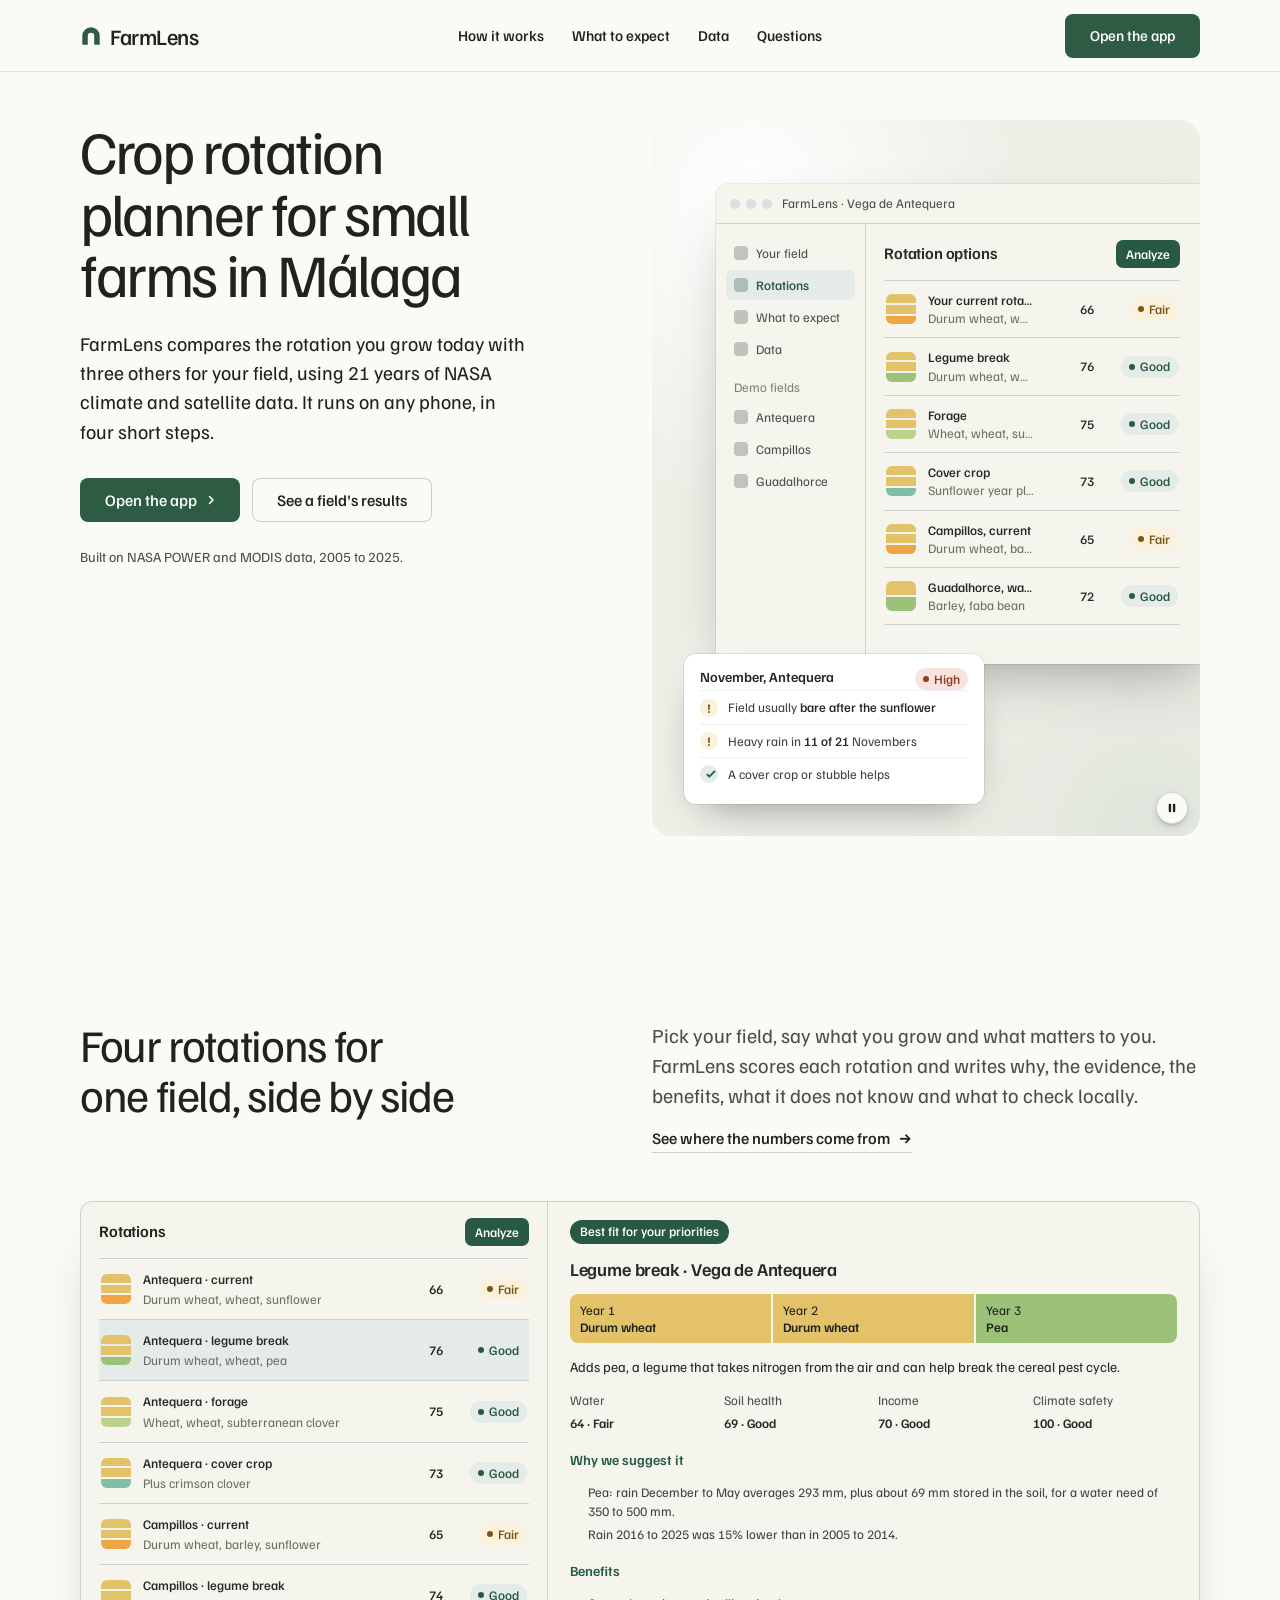
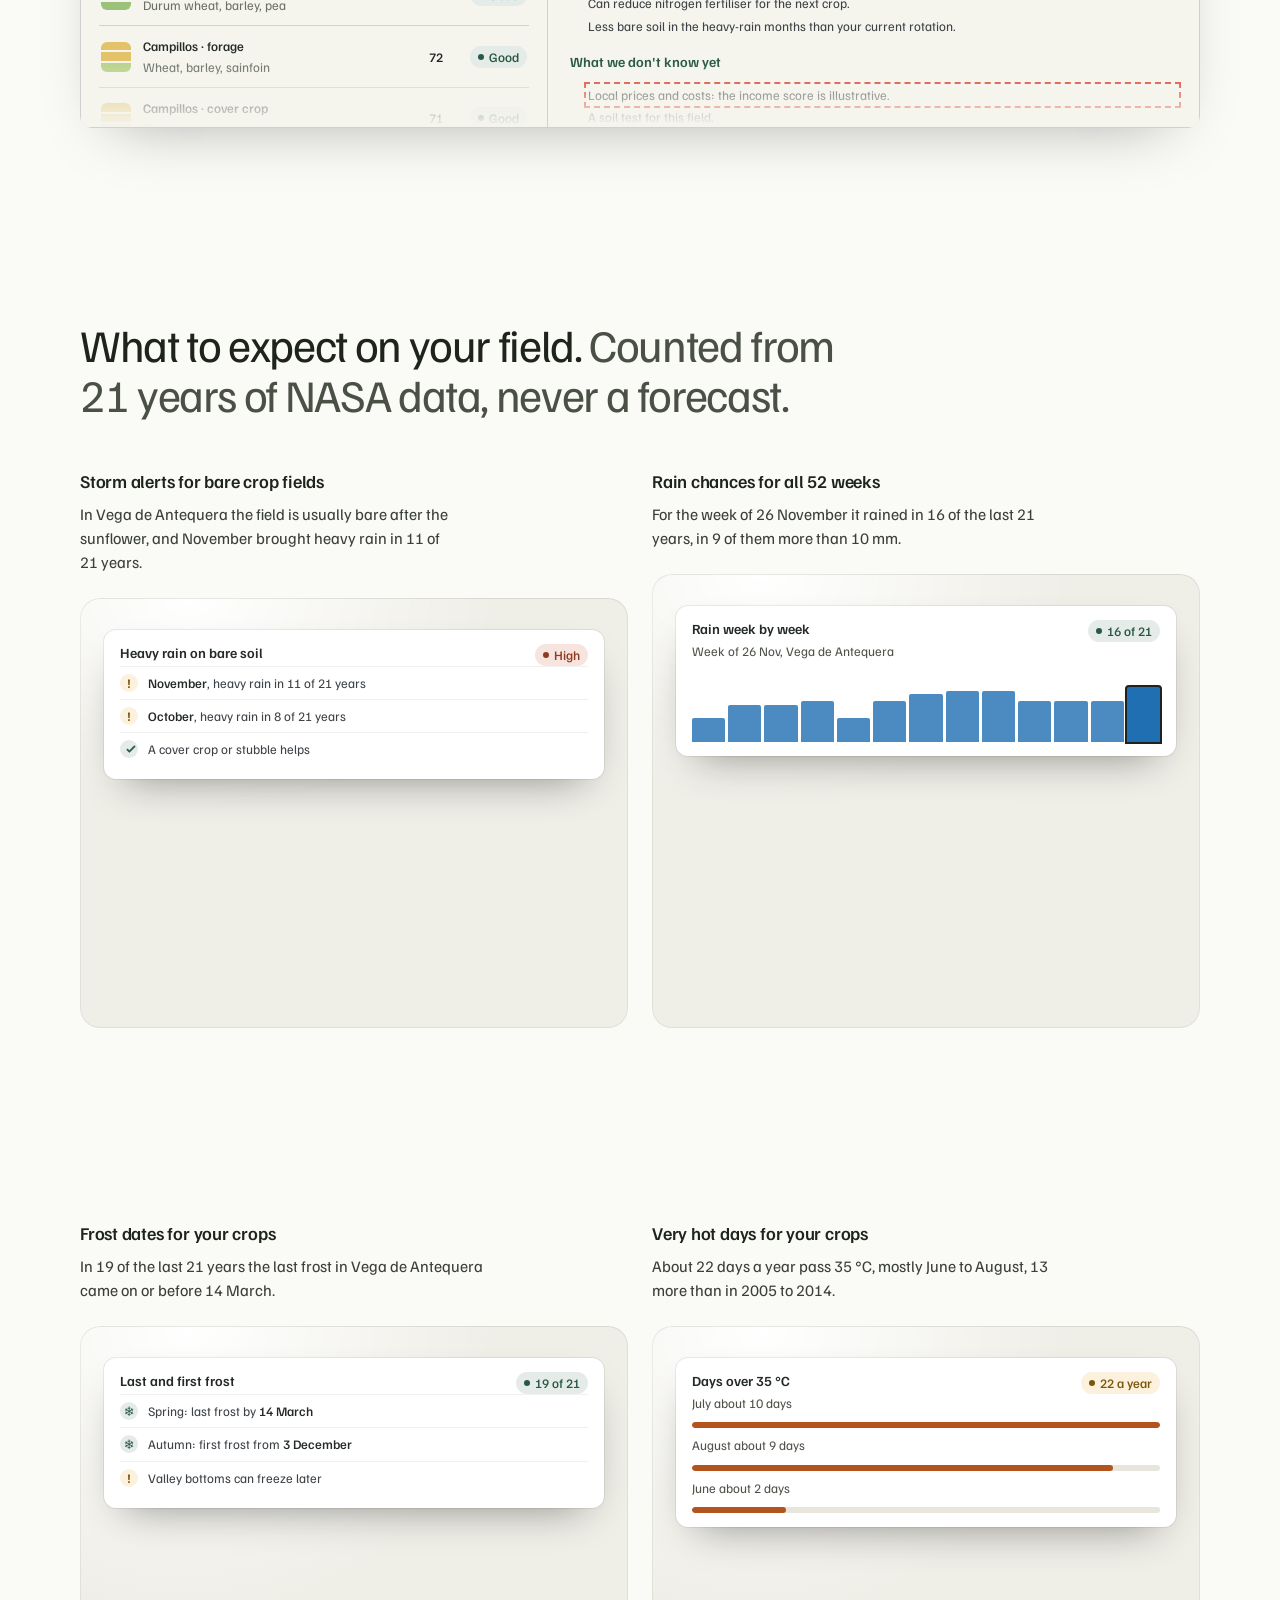
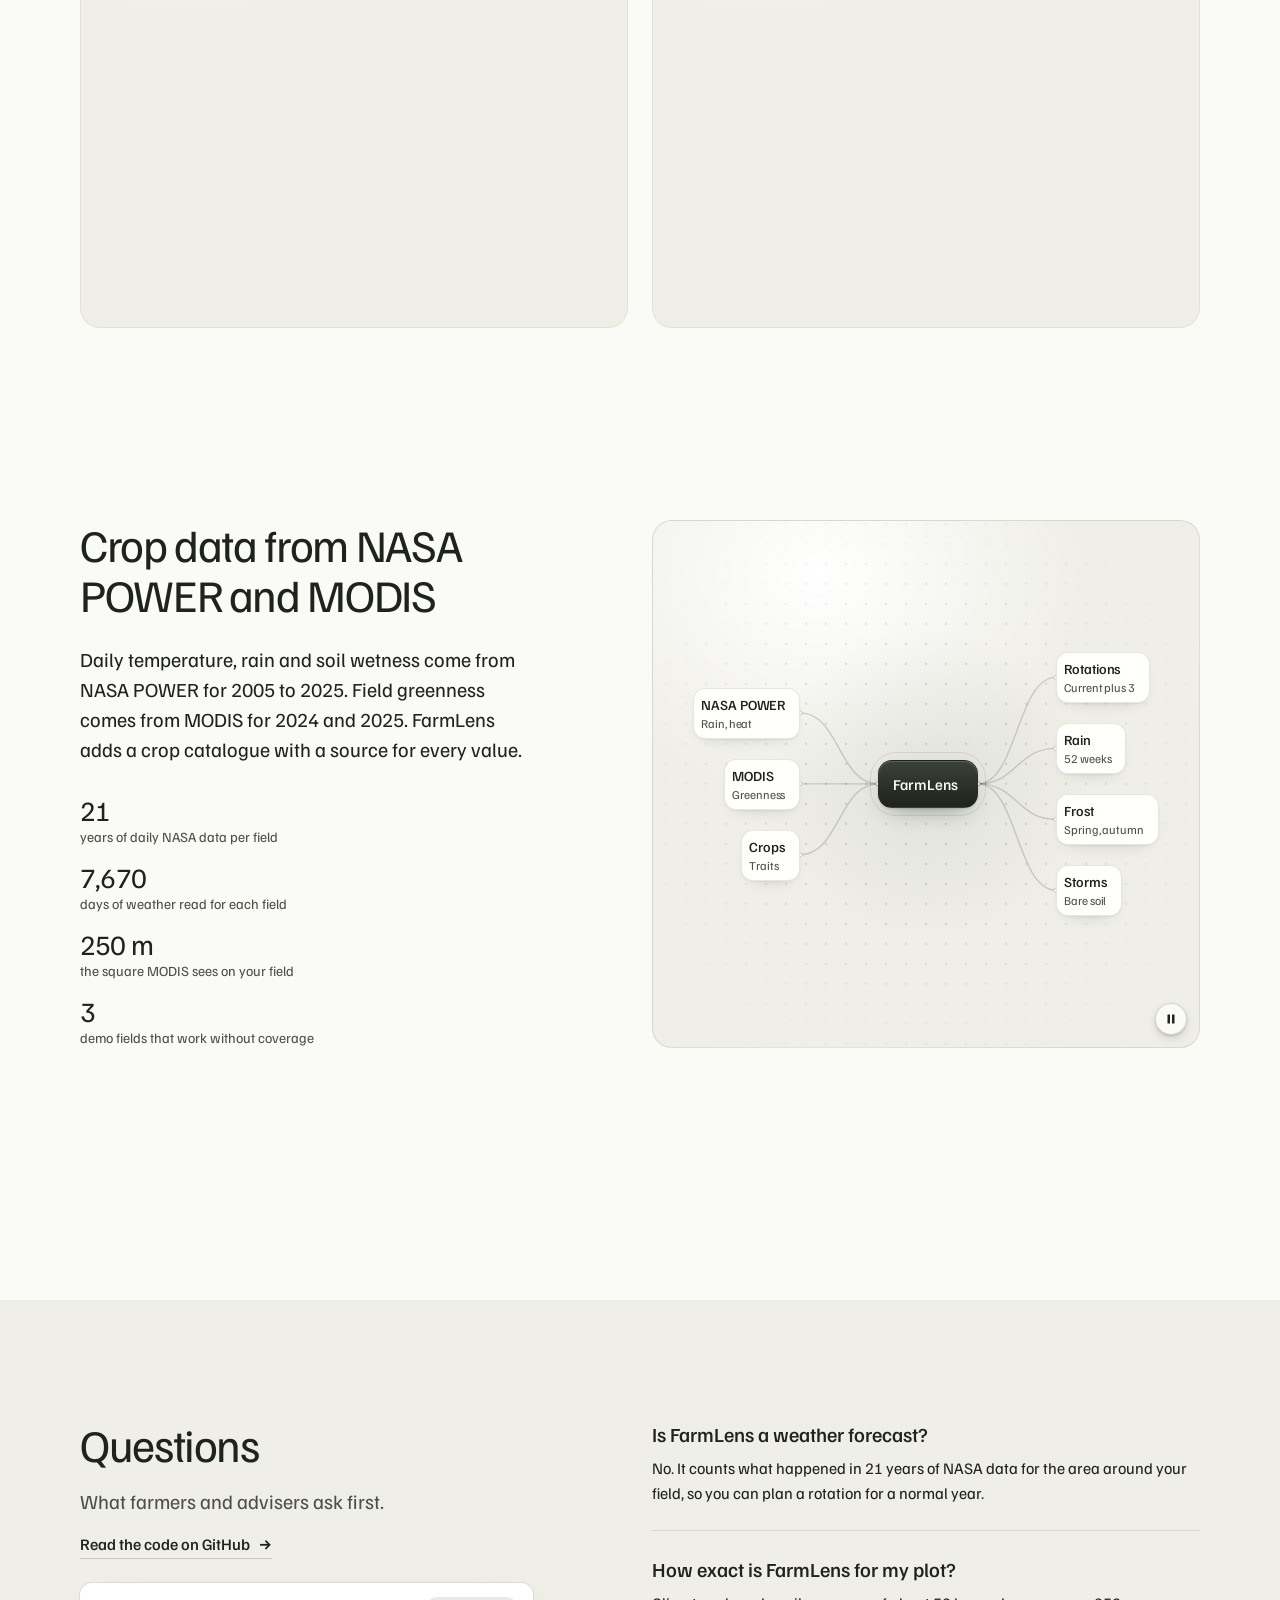
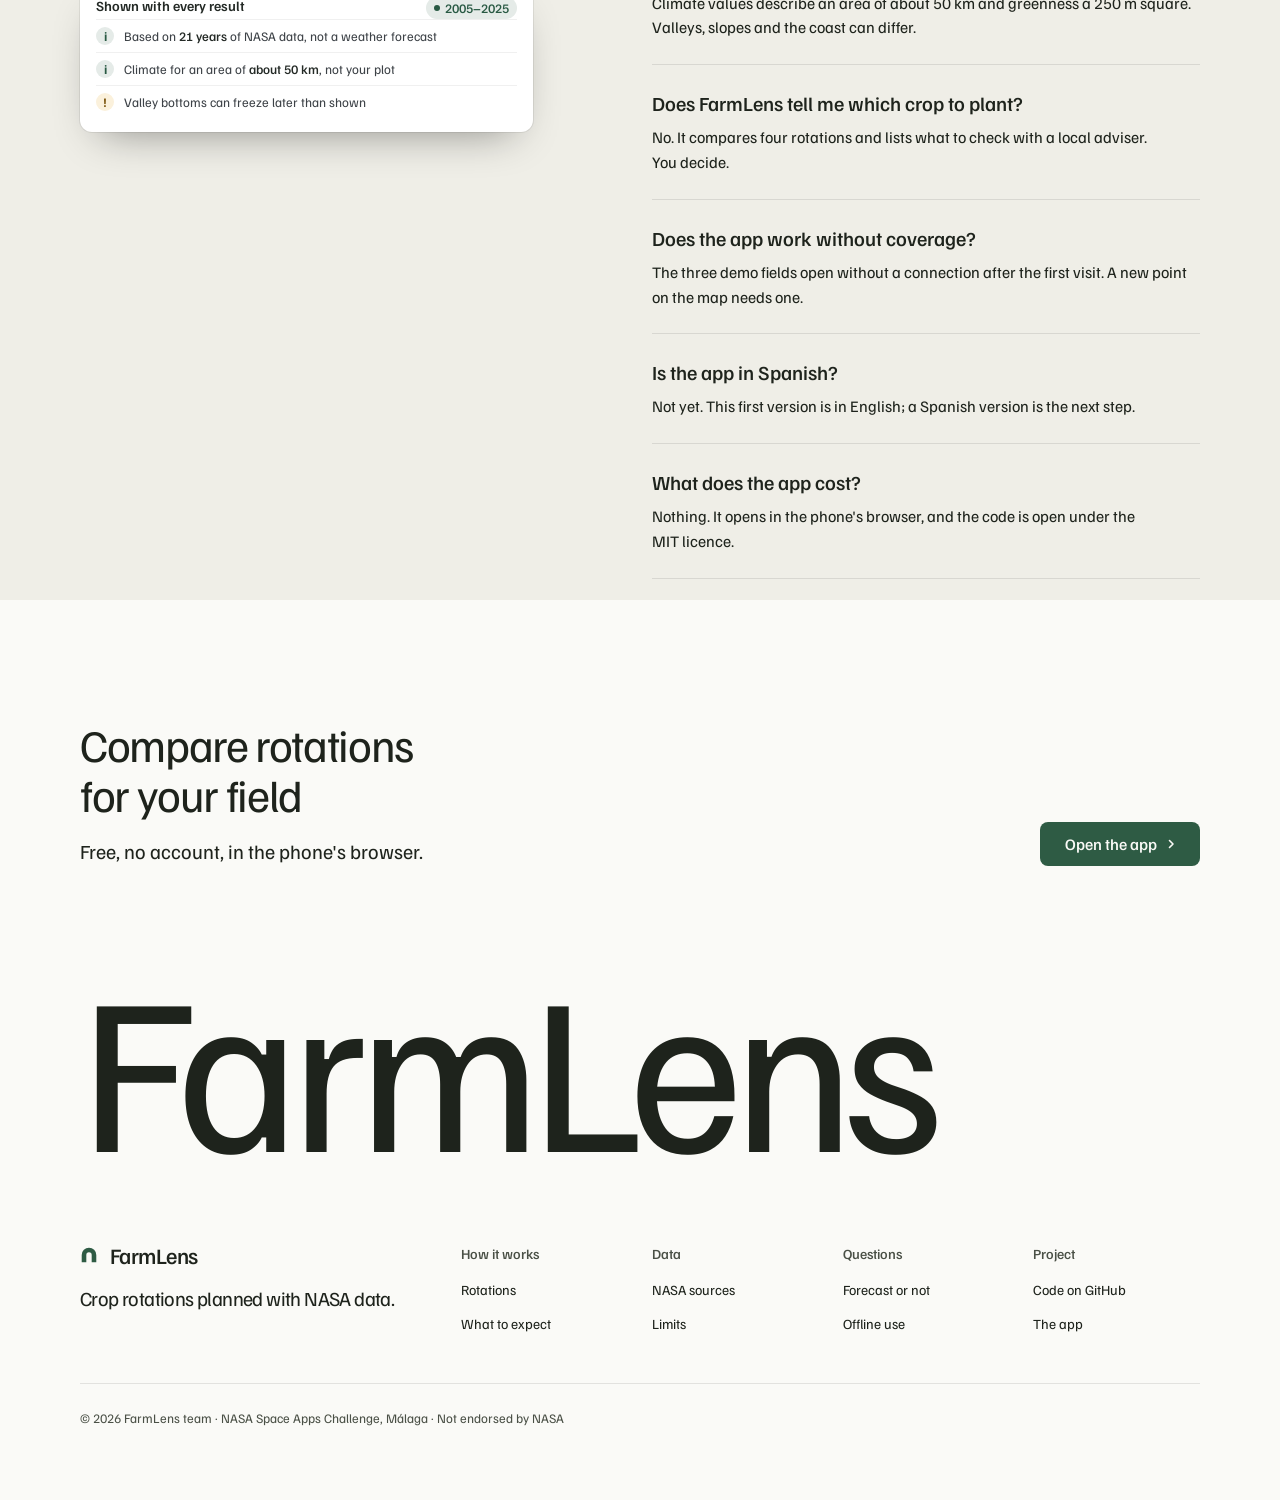
<file: web/pitch/index.html>
<!doctype html>
<html lang="en" data-type="software" data-radius="soft" data-buttons="solid" data-motion>
<head>
<meta charset="utf-8">
<meta name="viewport" content="width=device-width, initial-scale=1, viewport-fit=cover">
<title>FarmLens: crop rotation planner for small farms in Málaga</title>
<meta name="description" content="Compare your current crop rotation with three others on your phone, scored with 21 years of NASA climate and satellite data for your field.">
<meta property="og:type" content="website">
<meta property="og:title" content="FarmLens: crop rotation planner for small farms in Málaga">
<meta property="og:description" content="Four rotations for one field, scored with 21 years of NASA data.">
<meta name="twitter:card" content="summary">
<link rel="icon" href="../icons/icon.svg" type="image/svg+xml">
<meta name="theme-color" content="#fafaf7">
<link rel="canonical" href="https://farmlens-530581375456.europe-southwest1.run.app/pitch/">
<meta name="site-kind" content="software">
<meta name="page-type" content="software">
<link rel="preconnect" href="https://fonts.googleapis.com">
<link rel="preconnect" href="https://fonts.gstatic.com" crossorigin>
<link href="https://fonts.googleapis.com/css2?family=Familjen+Grotesk:wght@400..700&family=IBM+Plex+Mono:wght@400;500&display=swap" rel="stylesheet">
<link rel="stylesheet" href="assets/system.css">
<link rel="stylesheet" href="assets/ui/cards.css">
<link rel="stylesheet" href="assets/motion/motion.css">
<link rel="stylesheet" href="assets/layout/layout.css">
<style>
:root {
  --p-bg: #fafaf7; --p-surface: #efeee7; --p-ink: #1e231c; --p-muted: #4a5046;
  --p-accent: #2e5b44; --p-accent-ink: #fafaf7; --p-action: #2e5b44; --p-action-ink: #fafaf7;
  --p-inv-bg: #1e231c; --p-inv-surface: #2b3029; --p-inv-ink: #fafaf7; --p-inv-muted: #9ea19c;
  --p-inv-accent: #fafaf7; --p-inv-accent-ink: #1e231c; --p-inv-action: #fafaf7; --p-inv-action-ink: #1e231c;
  --font-display: "Familjen Grotesk", system-ui, sans-serif;
  --font-text: "Familjen Grotesk", system-ui, sans-serif;
  --font-mono: "IBM Plex Mono", ui-monospace, "SFMono-Regular", Menlo, Consolas, monospace;
  --display-weight: 400;
  --display-tracking: -0.03em;
  --display-tracking-xl: -0.04em;
}
</style>
<link rel="stylesheet" href="assets/diagrams/diagram.css">
<script>document.documentElement.classList.add('m-enter');setTimeout(()=>document.documentElement.classList.add('m-enter-done'),700)</script>
<script>document.documentElement.classList.add('mo-js');setTimeout(()=>document.documentElement.classList.add('mo-safe'),2500)</script>
<link rel="modulepreload" href="assets/moments/moments.js">
<link rel="modulepreload" href="assets/moments/lib.js">
<link rel="modulepreload" href="assets/moments/counter-rolls/moment.js">
<!-- page CSS: only inside the visuals (the app's own screens drawn as live HTML), plus one --p-h per card group -->
<style>
/* the app's screens: FarmLens's own palette (DESIGN.md) */
.fl { --fl-ink: #242a26; --fl-muted: #4b504d; --fl-line: #cfd0cf; --fl-ground: #f5f4ed; --fl-panel: #ffffff; --fl-pine: #285943; --fl-soft: #e5ebe8; }
.d-win { background: var(--fl-ground); color: var(--fl-ink); border-radius: 12px; overflow: hidden; font: 400 14px/1.4 var(--font-text); box-shadow: 0 0 0 1px rgb(0 0 0 / .07), 0 24px 60px -28px rgb(0 0 0 / .45); text-align: left; }
.d-win__bar { display: flex; align-items: center; gap: 10px; height: 40px; padding: 0 14px; border-bottom: 1px solid var(--fl-line); font-size: 13px; color: var(--fl-muted); }
.d-win__dots { display: flex; gap: 6px; } .d-win__dots i { width: 10px; height: 10px; border-radius: 50%; background: #dcdfe2; }
.d-win__body { display: grid; grid-template-columns: 150px 1fr; min-height: 440px; }
.d-side { padding: 14px 10px; border-right: 1px solid var(--fl-line); display: grid; align-content: start; gap: 2px; font-size: 13px; color: var(--fl-muted); }
.d-side > span { display: flex; align-items: center; gap: 8px; height: 30px; padding: 0 8px; border-radius: 7px; }
.d-side > span.is-on { background: var(--fl-soft); color: var(--fl-pine); font-weight: 500; }
.d-side > span i { width: 14px; height: 14px; border-radius: 4px; background: currentColor; opacity: .3; flex: none; }
.d-side .d-side__label { color: #7d8379; height: 26px; margin-top: 8px; }
.d-main { padding: 16px 18px; display: grid; align-content: start; gap: 12px; min-width: 0; padding-right: var(--ly-cut-room, 18px); }
.d-main__head { display: flex; align-items: center; justify-content: space-between; gap: 12px; }
.d-main__head h4 { font: 600 16px/1.2 var(--font-text); margin: 0; color: inherit; }
.d-btn { display: inline-flex; align-items: center; height: 28px; padding: 0 10px; border-radius: 7px; background: var(--fl-pine); color: #fff; font-size: 13px; font-weight: 500; }
.d-rows { display: grid; border-top: 1px solid var(--fl-line); }
.d-row { display: grid; grid-template-columns: 30px minmax(0, 1fr) 48px 72px; align-items: center; gap: 12px; padding: 10px 2px; border-bottom: 1px solid var(--fl-line); font-size: 13px; }
.d-row b { display: block; font-weight: 500; color: var(--fl-ink); white-space: nowrap; overflow: hidden; text-overflow: ellipsis; }
.d-row small { display: block; color: #6b7167; font-size: 13px; white-space: nowrap; overflow: hidden; text-overflow: ellipsis; }
.d-row .num { text-align: right; font-variant-numeric: tabular-nums; font-weight: 500; }
.d-strip { display: grid; grid-auto-rows: 1fr; gap: 2px; width: 30px; height: 30px; border-radius: 6px; overflow: hidden; }
.d-strip i { display: block; }
.f-cereal { background: #e3c26a; } .f-legume { background: #9cc27a; } .f-oilseed { background: #efa445; } .f-forage { background: #b9d38c; } .f-cover { background: #7fbfa6; }
.d-chip { justify-self: end; display: inline-flex; align-items: center; gap: 5px; height: 22px; padding: 0 8px; border-radius: 99px; font-size: 13px; font-weight: 500; background: var(--fl-soft); color: var(--fl-pine); white-space: nowrap; }
.d-chip::before { content: ""; width: 6px; height: 6px; border-radius: 50%; background: currentColor; }
.d-chip--fair { background: #fbf1dc; color: #7c560f; }
.d-chip--high { background: #f8e4de; color: #8f3a22; }
.d-card { background: #fff; color: var(--fl-ink); border-radius: 12px; padding: 14px 16px; font: 400 14px/1.4 var(--font-text); text-align: left; box-shadow: 0 0 0 1px rgb(0 0 0 / .07), 0 18px 44px -20px rgb(0 0 0 / .45); }
.d-card h5 { margin: 0 0 4px; font: 600 14px/1.3 var(--font-text); }
.d-card p { margin: 0; color: #4d5349; font-size: 13px; }
.d-card__row { display: flex; align-items: center; justify-content: space-between; gap: 10px; }
.d-note__line { display: flex; align-items: center; gap: 10px; padding: 7px 0; font-size: 13px; color: #3d4247; border-top: 1px solid rgb(0 0 0 / .06); }
.d-note__line:first-of-type { border-top: 0; }
.d-note__line i { width: 18px; height: 18px; border-radius: 50%; flex: none; display: grid; place-items: center; background: var(--fl-soft); color: var(--fl-pine); font-style: normal; font-size: 13px; font-weight: 700; }
.d-note__line i.warn { background: #fbf1dc; color: #7c560f; }
.d-note__line b { font-weight: 500; color: var(--fl-ink); }
.d-bar { height: 6px; border-radius: 99px; background: #e7e5dc; overflow: hidden; margin-top: 10px; }
.d-bar > i { display: block; height: 100%; width: var(--v, 40%); border-radius: inherit; background: var(--d-accent, var(--fl-pine)); }
.d-weeks { display: grid; grid-template-columns: repeat(13, 1fr); align-items: end; gap: 3px; height: 72px; margin-top: 10px; }
.d-weeks i { display: block; background: #1f6fb2; border-radius: 2px 2px 0 0; height: var(--h); opacity: .8; }
.d-weeks i.now { opacity: 1; box-shadow: 0 0 0 2px #1e231c; }
.hero__proof { font-size: var(--t-small); color: var(--muted); }
/* the lit ground behind the hero window: the page's surface with one soft light */
.hero__art { background: radial-gradient(70% 60% at 18% 12%, #fff, transparent 70%), radial-gradient(60% 50% at 90% 100%, #dfe6dc, transparent 70%), var(--p-surface); }
.hero__art > .ly-piece--note { left: var(--s-6); bottom: var(--s-6); width: 300px; z-index: 2; }
@media (max-width: 1023px) { .hero__art > .ly-piece--note { left: var(--s-4); bottom: var(--s-4); width: 270px; } }
@media (max-width: 639px) { .hero__art > .ly-piece--main { width: calc(100% - 2 * var(--s-4)); } .d-main { padding-right: 16px; } .d-win__body { grid-template-columns: 1fr; } .d-side { display: none; } .d-row { grid-template-columns: 30px minmax(0, 1fr) 72px; } .d-row .num { display: none; } }

/* app-frame (sections-library.md, app-frame): the list beside the open rotation, one window */
.app.ui { display: grid; grid-template-columns: minmax(0, 5fr) minmax(0, 7fr); margin-top: var(--s-7); background: var(--fl-ground); border: 1px solid var(--fl-line); border-radius: 12px; box-shadow: 0 24px 60px -32px rgb(0 0 0 / .35); }
.app > .app__pane { position: relative; min-width: 0; min-height: 0; overflow: hidden; }
.app > .app__pane + .app__pane { border-left: 1px solid var(--fl-line); }
.app > .app__pane::after { content: ""; position: absolute; inset: auto 0 0 0; height: 64px; background: linear-gradient(transparent, var(--fl-ground)); pointer-events: none; }
.app .d-main { padding-right: 18px; }
.app .d-row.is-on { background: var(--fl-soft); }
.app .d-row small { white-space: normal; }
.app-open { padding: 18px 22px; display: grid; gap: 14px; align-content: start; font: 400 14px/1.45 var(--font-text); color: var(--fl-ink); }
.app-open h4 { margin: 0; font: 600 18px/1.25 var(--font-text); }
.app-open .tagline { display: inline-flex; align-self: start; justify-self: start; height: 24px; padding: 0 10px; align-items: center; border-radius: 99px; background: var(--fl-pine); color: #fff; font-size: 13px; font-weight: 500; }
.app-open .years { display: grid; grid-template-columns: repeat(3, 1fr); gap: 2px; border-radius: 8px; overflow: hidden; }
.app-open .years span { padding: 8px 10px; font-size: 13px; line-height: 1.25; color: #1e231c; }
.app-open .years b { display: block; font-weight: 600; }
.app-open .scores { display: grid; grid-template-columns: repeat(4, 1fr); gap: 10px; margin: 0; }
.app-open .scores div { display: grid; gap: 4px; font-size: 13px; }
.app-open .scores dt { color: var(--fl-muted); } .app-open .scores dd { margin: 0; font-weight: 600; font-variant-numeric: tabular-nums; }
.app-open h5 { margin: 4px 0 0; font: 600 14px/1.3 var(--font-text); color: var(--fl-pine); }
.app-open ul { margin: 0; padding-left: 18px; display: grid; gap: 4px; font-size: 13px; color: #3d4247; }
@media (min-width: 1024px) and (max-width: 1279px) { .app.ui { grid-template-columns: minmax(0, 4fr) minmax(0, 8fr); } }
@media (max-width: 1023px) {
  .app.ui { grid-template-columns: minmax(0, 1fr); grid-template-rows: auto minmax(0, 1fr); }
  .app > .app__pane--list { max-height: 252px; }
  .app > .app__pane--list::after { display: none; }
  .app .d-win__body { grid-template-columns: minmax(0, 1fr); }
  .app .d-side { display: none; }
  .app > .app__pane + .app__pane { border-left: 0; border-top: 1px solid var(--fl-line); }
}
@media (max-width: 639px) {
  .app.ui { grid-template-rows: minmax(0, 1fr); }
  .app > .app__pane--list { display: none; }
  .app > .app__pane + .app__pane { border-top: 0; }
  .app-open .scores { grid-template-columns: repeat(2, 1fr); }
}

/* the four "what to expect" tiles: one panel height for the group */
#expect .panel { --p-h: 300px; background: radial-gradient(80% 70% at 20% 0%, #fff, transparent 70%), var(--p-surface); }
#expect .stage > .at-rise { --ax: 24px; --ay: 32px; --fit-max: 340px; }
/* tablet: the 2x2 stays two-up so each screen of the two-screen section holds one full row (no hole between them) */
@media (min-width: 640px) and (max-width: 1023px) { #expect .grid > .card { grid-column: span 6; } #expect .panel { --p-h: 560px; } #expect .stage > .at-rise { --ax: 16px; --fit-max: 300px; } #data .frame--split { aspect-ratio: 16 / 9; } }
@media (max-width: 639px) { #expect .panel { --p-h: 190px; } }
/* close--word: the name hand-set per width so it runs line to line without being cut */
.close__word { font-size: 17.5vw; line-height: 1.05; }
@media (min-width: 1440px) { .close__word { font-size: 252px; } }
@media (max-width: 639px) { .close__word { font-size: 15.5vw; } }

/* the data sources diagram panel */
#data .frame--split { background: radial-gradient(70% 60% at 30% 10%, #fff, transparent 70%), var(--p-surface); }
/* the four figures stacked on the left line (a row of figures cannot keep every start on a column line) */
#data .stats { grid-template-columns: minmax(0, 1fr); gap: var(--s-4); margin-top: var(--s-6); }
#data .stats > div { flex-direction: column; gap: 2px; }
#data .stat .t-stat { font-size: 28px; white-space: nowrap; }
</style>
</head>
<body>
<!-- type: software (a phone web app: FarmLens)
     deal: hero collage, nav nav-centre, close close-word, footer footer-columns, rhythm surface-pairs,
           buttons solid, mark arc, palette: the client's own colours (start.mjs brand: DESIGN.md pine and
           near-white, the app's icon), type familjen; grounds none; effect none (docs/ui-skills.md and
           docs/ux-guidelines.md: no WebGL on a page farmers may open on low-end phones)
     moments: counter-rolls in #data (the figures of the data sources), re-dealt with --contexts 4 so no
              WebGL moment can be dealt -->
<header class="nav nav--centre">
  <div class="wrap nav__bar">
    <a class="skip-link" href="#app">Skip to content</a>
    <a class="nav__logo" href="#top"><span class="mark" data-mark="arc" aria-hidden="true"></span>FarmLens</a>
    <nav class="nav__links" aria-label="Main">
      <div class="nav__item"><a class="nav__link" href="#app">How it works</a></div>
      <div class="nav__item"><a class="nav__link" href="#expect">What to expect</a></div>
      <div class="nav__item"><a class="nav__link" href="#data">Data</a></div>
      <div class="nav__item"><a class="nav__link" href="#questions">Questions</a></div>
    </nav>
    <div class="nav__actions">
      <a class="btn btn--primary" href="../">Open the app</a>
    </div>
    <button class="nav__toggle" type="button" aria-expanded="false" aria-label="Menu">
      <svg width="18" height="18" viewBox="0 0 18 18" aria-hidden="true"><path d="M2 5h14M2 13h14" stroke="currentColor" stroke-width="1.6" stroke-linecap="round"/></svg>
    </button>
  </div>
</header>

<main id="top">
  <section class="hero hero--collage" data-enter aria-labelledby="hero-h">
    <div class="wrap"><div class="hero-text grid hero__grid">
      <div class="hero__text span-5">
        <h1 id="hero-h">Crop rotation planner for small farms in Málaga</h1>
        <p class="hero__lead">FarmLens compares the rotation you grow today with three others for your field, using 21 years of NASA climate and satellite data. It runs on any phone, in four short steps.</p>
        <div class="btn-row"><a class="btn btn--primary" href="../">Open the app<svg class="m-arrow" viewBox="0 0 12 12" aria-hidden="true"><path class="m-arrow__stem" d="M1 6h8"/><path class="m-arrow__head" d="M4.5 2.5 8 6l-3.5 3.5"/></svg></a><a class="btn btn--secondary" href="#app">See a field's results</a></div>
        <p class="hero__proof">Built on NASA POWER and MODIS data, 2005 to 2025.</p>
      </div>
      <div class="hero__art fl span-6 start-7" role="img" aria-label="FarmLens comparing four rotations for Vega de Antequera: the legume break scores 76, the current wheat and sunflower rotation 66; a card warns of heavy rain on bare soil in November">
        <div class="ly-piece ly-piece--main d-win" aria-hidden="true" data-ui="">
          <div class="d-win__bar"><span class="d-win__dots"><i></i><i></i><i></i></span><span>FarmLens · Vega de Antequera</span></div>
          <div class="d-win__body">
            <div class="d-side">
              <span><i></i>Your field</span><span class="is-on"><i></i>Rotations</span><span><i></i>What to expect</span><span><i></i>Data</span>
              <span class="d-side__label">Demo fields</span><span><i></i>Antequera</span><span><i></i>Campillos</span><span><i></i>Guadalhorce</span>
            </div>
            <div class="d-main">
              <div class="d-main__head"><h4>Rotation options</h4><span class="d-btn">Analyze</span></div>
              <div class="d-rows">
                <div class="d-row"><span class="d-strip"><i class="f-cereal"></i><i class="f-cereal"></i><i class="f-oilseed"></i></span><div><b>Your current rotation</b><small>Durum wheat, wheat, sunflower</small></div><span class="num">66</span><span class="d-chip d-chip--fair">Fair</span></div>
                <div class="d-row"><span class="d-strip"><i class="f-cereal"></i><i class="f-cereal"></i><i class="f-legume"></i></span><div><b>Legume break</b><small>Durum wheat, wheat, pea</small></div><span class="num">76</span><span class="d-chip">Good</span></div>
                <div class="d-row"><span class="d-strip"><i class="f-cereal"></i><i class="f-cereal"></i><i class="f-forage"></i></span><div><b>Forage</b><small>Wheat, wheat, subterranean clover</small></div><span class="num">75</span><span class="d-chip">Good</span></div>
                <div class="d-row"><span class="d-strip"><i class="f-cereal"></i><i class="f-cereal"></i><i class="f-cover"></i></span><div><b>Cover crop</b><small>Sunflower year plus crimson clover</small></div><span class="num">73</span><span class="d-chip">Good</span></div>
                <div class="d-row"><span class="d-strip"><i class="f-cereal"></i><i class="f-cereal"></i><i class="f-oilseed"></i></span><div><b>Campillos, current</b><small>Durum wheat, barley, sunflower</small></div><span class="num">65</span><span class="d-chip d-chip--fair">Fair</span></div>
                <div class="d-row"><span class="d-strip"><i class="f-cereal"></i><i class="f-legume"></i></span><div><b>Guadalhorce, water-saving</b><small>Barley, faba bean</small></div><span class="num">72</span><span class="d-chip">Good</span></div>
              </div>
            </div>
          </div>
        </div>
        <div class="ly-piece ly-piece--note d-card" aria-hidden="true" data-ly-steps="700">
          <div class="d-card__row"><h5>November, Antequera</h5><span class="d-chip d-chip--high" data-step data-step-at="4">High</span></div>
          <div class="d-note__line" data-step><i class="warn">!</i><span>Field usually <b>bare after the sunflower</b></span></div>
          <div class="d-note__line" data-step><i class="warn">!</i><span>Heavy rain in <b>11 of 21</b> Novembers</span></div>
          <div class="d-note__line" data-step><i>✓</i><span>A cover crop or stubble helps</span></div>
        </div>
      </div>
    </div></div>
  </section>

  <section class="section" id="app" aria-labelledby="app-h">
    <div class="wrap">
      <div class="grid">
        <h2 id="app-h" class="span-5">Four rotations for one field, side by side</h2>
        <div class="span-6 start-7 stack-4">
          <p class="t-lead muted">Pick your field, say what you grow and what matters to you. FarmLens scores each rotation and writes why, the evidence, the benefits, what it does not know and what to check locally.</p>
          <a class="link" href="#data">See where the numbers come from</a>
        </div>
      </div>
      <div class="ui app fl fill" role="img" aria-label="The FarmLens results window: twelve rotations for three demo fields on the left, the legume break for Vega de Antequera open on the right with its scores, evidence and risks" data-ui-pause-host>
        <div class="app__pane app__pane--list" aria-hidden="true">
          <div class="d-main" data-ui="">
            <div class="d-main__head"><h4>Rotations</h4><span class="d-btn">Analyze</span></div>
            <div class="d-rows">
              <div class="d-row"><span class="d-strip"><i class="f-cereal"></i><i class="f-cereal"></i><i class="f-oilseed"></i></span><div><b>Antequera · current</b><small>Durum wheat, wheat, sunflower</small></div><span class="num">66</span><span class="d-chip d-chip--fair">Fair</span></div>
              <div class="d-row is-on"><span class="d-strip"><i class="f-cereal"></i><i class="f-cereal"></i><i class="f-legume"></i></span><div><b>Antequera · legume break</b><small>Durum wheat, wheat, pea</small></div><span class="num">76</span><span class="d-chip">Good</span></div>
              <div class="d-row"><span class="d-strip"><i class="f-cereal"></i><i class="f-cereal"></i><i class="f-forage"></i></span><div><b>Antequera · forage</b><small>Wheat, wheat, subterranean clover</small></div><span class="num">75</span><span class="d-chip">Good</span></div>
              <div class="d-row"><span class="d-strip"><i class="f-cereal"></i><i class="f-cereal"></i><i class="f-cover"></i></span><div><b>Antequera · cover crop</b><small>Plus crimson clover</small></div><span class="num">73</span><span class="d-chip">Good</span></div>
              <div class="d-row"><span class="d-strip"><i class="f-cereal"></i><i class="f-cereal"></i><i class="f-oilseed"></i></span><div><b>Campillos · current</b><small>Durum wheat, barley, sunflower</small></div><span class="num">65</span><span class="d-chip d-chip--fair">Fair</span></div>
              <div class="d-row"><span class="d-strip"><i class="f-cereal"></i><i class="f-cereal"></i><i class="f-legume"></i></span><div><b>Campillos · legume break</b><small>Durum wheat, barley, pea</small></div><span class="num">74</span><span class="d-chip">Good</span></div>
              <div class="d-row"><span class="d-strip"><i class="f-cereal"></i><i class="f-cereal"></i><i class="f-forage"></i></span><div><b>Campillos · forage</b><small>Wheat, barley, sainfoin</small></div><span class="num">72</span><span class="d-chip">Good</span></div>
              <div class="d-row"><span class="d-strip"><i class="f-cereal"></i><i class="f-cereal"></i><i class="f-cover"></i></span><div><b>Campillos · cover crop</b><small>Plus crimson clover</small></div><span class="num">71</span><span class="d-chip">Good</span></div>
              <div class="d-row"><span class="d-strip"><i class="f-cereal"></i><i class="f-legume"></i></span><div><b>Guadalhorce · current</b><small>Maize, faba bean</small></div><span class="num">63</span><span class="d-chip d-chip--fair">Fair</span></div>
              <div class="d-row"><span class="d-strip"><i class="f-cereal"></i><i class="f-legume"></i></span><div><b>Guadalhorce · water-saving</b><small>Barley, faba bean</small></div><span class="num">72</span><span class="d-chip">Good</span></div>
              <div class="d-row"><span class="d-strip"><i class="f-legume"></i><i class="f-legume"></i></span><div><b>Guadalhorce · legume break</b><small>Pea, faba bean</small></div><span class="num">70</span><span class="d-chip">Good</span></div>
              <div class="d-row"><span class="d-strip"><i class="f-forage"></i><i class="f-legume"></i></span><div><b>Guadalhorce · forage</b><small>Vetch-oat forage, faba bean</small></div><span class="num">66</span><span class="d-chip d-chip--fair">Fair</span></div>
            </div>
          </div>
        </div>
        <div class="app__pane app__pane--open" aria-hidden="true">
          <div class="app-open" data-ui="">
            <span class="tagline">Best fit for your priorities</span>
            <h4>Legume break · Vega de Antequera</h4>
            <div class="years"><span class="f-cereal">Year 1<b>Durum wheat</b></span><span class="f-cereal">Year 2<b>Durum wheat</b></span><span class="f-legume">Year 3<b>Pea</b></span></div>
            <p>Adds pea, a legume that takes nitrogen from the air and can help break the cereal pest cycle.</p>
            <dl class="scores"><div><dt>Water</dt><dd>64 · Fair</dd></div><div><dt>Soil health</dt><dd>69 · Good</dd></div><div><dt>Income</dt><dd>70 · Good</dd></div><div><dt>Climate safety</dt><dd>100 · Good</dd></div></dl>
            <h5>Why we suggest it</h5>
            <ul><li>Pea: rain December to May averages 293 mm, plus about 69 mm stored in the soil, for a water need of 350 to 500 mm.</li><li>Rain 2016 to 2025 was 15% lower than in 2005 to 2014.</li></ul>
            <h5>Benefits</h5>
            <ul><li>Can reduce nitrogen fertiliser for the next crop.</li><li>Less bare soil in the heavy-rain months than your current rotation.</li></ul>
            <h5>What we don't know yet</h5>
            <ul><li>Local prices and costs: the income score is illustrative.</li><li>A soil test for this field.</li><li>Real soil water at sowing.</li></ul>
            <h5>Check locally before deciding</h5>
            <ul><li>Weed control and harvest machinery for pea.</li><li>NASA data describe the area, about 50 km, not your plot.</li></ul>
          </div>
        </div>
      </div>
    </div>
  </section>

  <section class="section g2" id="expect" aria-labelledby="expect-h">
    <div class="wrap">
      <div class="group">
        <div class="section-head">
          <h2 id="expect-h">What to expect on your field. <span class="muted">Counted from 21 years of NASA data, never a forecast.</span></h2>
        </div>
        <div class="grid">
          <article class="card card--row card--open span-6">
            <h3>Storm alerts for bare crop fields</h3>
            <p>In Vega de Antequera the field is usually bare after the sunflower, and November brought heavy rain in 11 of 21 years.</p>
            <div class="panel fl" role="img" aria-label="An alert card: November, high; heavy rain in 11 of 21 Novembers while the field is bare">
              <div class="stage"><div class="at-rise fit"><div class="d-card" aria-hidden="true">
                <div class="d-card__row"><h5>Heavy rain on bare soil</h5><span class="d-chip d-chip--high">High</span></div>
                <div class="d-note__line"><i class="warn">!</i><span><b>November</b>, heavy rain in 11 of 21 years</span></div>
                <div class="d-note__line"><i class="warn">!</i><span><b>October</b>, heavy rain in 8 of 21 years</span></div>
                <div class="d-note__line"><i>✓</i><span>A cover crop or stubble helps</span></div>
              </div></div></div>
            </div>
          </article>
          <article class="card card--row card--open span-6">
            <h3>Rain chances for all 52 weeks</h3>
            <p>For the week of 26 November it rained in 16 of the last 21 years, in 9 of them more than 10 mm.</p>
            <div class="panel fl" role="img" aria-label="Thirteen weekly bars from 3 September to 26 November, the share of years with rain each week; the week of 26 November marked: rain in 16 of 21 years">
              <div class="stage"><div class="at-rise fit"><div class="d-card" aria-hidden="true">
                <div class="d-card__row"><h5>Rain week by week</h5><span class="d-chip">16 of 21</span></div>
                <p>Week of 26 Nov, Vega de Antequera</p>
                <div class="d-weeks"><i style="--h:33%"></i><i style="--h:52%"></i><i style="--h:52%"></i><i style="--h:57%"></i><i style="--h:33%"></i><i style="--h:57%"></i><i style="--h:67%"></i><i style="--h:71%"></i><i style="--h:71%"></i><i style="--h:57%"></i><i style="--h:57%"></i><i style="--h:57%"></i><i class="now" style="--h:76%"></i></div>
              </div></div></div>
            </div>
          </article>
        </div>
      </div>
      <div class="grid">
        <article class="card card--row card--open span-6">
          <h3>Frost dates for your crops</h3>
          <p>In 19 of the last 21 years the last frost in Vega de Antequera came on or before 14 March.</p>
          <div class="panel fl" role="img" aria-label="A frost card: last frost on or before 14 March in 19 of 21 years; first frost on or after 3 December">
            <div class="stage"><div class="at-rise fit"><div class="d-card" aria-hidden="true">
              <div class="d-card__row"><h5>Last and first frost</h5><span class="d-chip">19 of 21</span></div>
              <div class="d-note__line"><i>❄</i><span>Spring: last frost by <b>14 March</b></span></div>
              <div class="d-note__line"><i>❄</i><span>Autumn: first frost from <b>3 December</b></span></div>
              <div class="d-note__line"><i class="warn">!</i><span>Valley bottoms can freeze later</span></div>
            </div></div></div>
          </div>
        </article>
        <article class="card card--row card--open span-6">
          <h3>Very hot days for your crops</h3>
          <p>About 22 days a year pass 35 °C, mostly June to August, 13 more than in 2005 to 2014.</p>
          <div class="panel fl" role="img" aria-label="A heat card: about 22 days over 35 °C a year; July about 10, August about 9, June about 2">
            <div class="stage"><div class="at-rise fit"><div class="d-card" aria-hidden="true">
              <div class="d-card__row"><h5>Days over 35 °C</h5><span class="d-chip d-chip--fair">22 a year</span></div>
              <p>July about 10 days</p><div class="d-bar" style="--v: 100%; --d-accent: #b3541e"><i></i></div>
              <p style="margin-top:8px">August about 9 days</p><div class="d-bar" style="--v: 90%; --d-accent: #b3541e"><i></i></div>
              <p style="margin-top:8px">June about 2 days</p><div class="d-bar" style="--v: 20%; --d-accent: #b3541e"><i></i></div>
            </div></div></div>
          </div>
        </article>
      </div>
    </div>
  </section>

  <section class="section" id="data" aria-labelledby="data-h">
    <div class="wrap">
      <div class="grid">
        <div class="span-5">
          <h2 id="data-h">Crop data from NASA POWER and MODIS</h2>
          <p class="t-lead" style="margin-top:var(--s-5)">Daily temperature, rain and soil wetness come from NASA POWER for 2005 to 2025. Field greenness comes from MODIS for 2024 and 2025. FarmLens adds a crop catalogue with a source for every value.</p>
          <div class="stats" data-moment="counter-rolls">
            <div class="stat"><p class="t-stat">21</p><p class="t-small muted">years of daily NASA data per field</p></div>
            <div class="stat"><p class="t-stat">7,670</p><p class="t-small muted">days of weather read for each field</p></div>
            <div class="stat"><p class="t-stat">250 m</p><p class="t-small muted">the square MODIS sees on your field</p></div>
            <div class="stat"><p class="t-stat">3</p><p class="t-small muted">demo fields that work without coverage</p></div>
          </div>
        </div>
        <div class="frame frame--split span-6 start-7">
          <div class="dg" data-diagram><script type="application/json">{"layout": "bowtie", "alt": "NASA POWER climate data, MODIS greenness and the crop catalogue go into FarmLens, which gives rotation scores, rain chances, frost dates and storm alerts.", "sources": [{"label": "NASA POWER", "sub": "Rain, heat"}, {"label": "MODIS", "sub": "Greenness"}, {"label": "Crops", "sub": "Traits"}], "core": {"label": "FarmLens"}, "targets": [{"label": "Rotations", "sub": "Current plus 3"}, {"label": "Rain", "sub": "52 weeks"}, {"label": "Frost", "sub": "Spring, autumn"}, {"label": "Storms", "sub": "Bare soil"}]}</script></div>
        </div>
      </div>
    </div>
  </section>

  <section class="section ground-surface" id="questions" aria-labelledby="questions-h">
    <div class="wrap">
      <div class="grid">
        <div class="span-5 stack-4">
          <h2 id="questions-h">Questions</h2>
          <p class="t-lead muted">What farmers and advisers ask first.</p>
          <a class="link" href="https://github.com/S-Santiago/spaceappschallenge-2026">Read the code on GitHub</a>
          <div class="fl" role="img" aria-label="The note FarmLens shows on every result: based on 21 years of NASA data, not a weather forecast; frost in valley bottoms can come later" style="margin-top:var(--s-5)"><div class="d-card" aria-hidden="true" data-ui="">
            <div class="d-card__row"><h5>Shown with every result</h5><span class="d-chip">2005–2025</span></div>
            <div class="d-note__line"><i>i</i><span>Based on <b>21 years</b> of NASA data, not a weather forecast</span></div>
            <div class="d-note__line"><i>i</i><span>Climate for an area of <b>about 50 km</b>, not your plot</span></div>
            <div class="d-note__line"><i class="warn">!</i><span>Valley bottoms can freeze later than shown</span></div>
          </div></div>
        </div>
        <div class="faq span-6 start-7">
          <div class="faq__item"><h3>Is FarmLens a weather forecast?</h3><p>No. It counts what happened in 21 years of NASA data for the area around your field, so you can plan a rotation for a normal year.</p></div>
          <div class="faq__item"><h3>How exact is FarmLens for my plot?</h3><p>Climate values describe an area of about 50 km and greenness a 250 m square. Valleys, slopes and the coast can differ.</p></div>
          <div class="faq__item"><h3>Does FarmLens tell me which crop to plant?</h3><p>No. It compares four rotations and lists what to check with a local adviser. You decide.</p></div>
          <div class="faq__item"><h3>Does the app work without coverage?</h3><p>The three demo fields open without a connection after the first visit. A new point on the map needs one.</p></div>
          <div class="faq__item"><h3>Is the app in Spanish?</h3><p>Not yet. This first version is in English; a Spanish version is the next step.</p></div>
          <div class="faq__item"><h3>What does the app cost?</h3><p>Nothing. It opens in the phone's browser, and the code is open under the MIT licence.</p></div>
        </div>
      </div>
    </div>
  </section>
</main>

<footer class="footer closing" id="contact" aria-labelledby="close-h">
  <div class="wrap">
    <div class="closing__cta close--word">
      <div class="section-head--split">
        <div><h2 id="close-h">Compare rotations for your field</h2><p class="t-lead">Free, no account, in the phone's browser.</p></div>
        <a class="btn btn--primary" href="../">Open the app<svg class="m-arrow" viewBox="0 0 12 12" aria-hidden="true"><path class="m-arrow__stem" d="M1 6h8"/><path class="m-arrow__head" d="M4.5 2.5 8 6l-3.5 3.5"/></svg></a>
      </div>
      <p class="close__word" aria-hidden="true">FarmLens</p>
    </div>
    <div class="closing__links">
      <div class="grid">
        <div class="span-4 stack-4">
          <a class="nav__logo" href="#top"><span class="mark" data-mark="arc" aria-hidden="true"></span>FarmLens</a>
          <p class="footer__lede">Crop rotations planned with NASA data.</p>
        </div>
        <div class="span-2 footer__col"><h3>How it works</h3><ul><li><a href="#app">Rotations</a></li><li><a href="#expect">What to expect</a></li></ul></div>
        <div class="span-2 footer__col"><h3>Data</h3><ul><li><a href="#data">NASA sources</a></li><li><a href="#questions">Limits</a></li></ul></div>
        <div class="span-2 footer__col"><h3>Questions</h3><ul><li><a href="#questions">Forecast or not</a></li><li><a href="#questions">Offline use</a></li></ul></div>
        <div class="span-2 footer__col"><h3>Project</h3><ul><li><a href="https://github.com/S-Santiago/spaceappschallenge-2026">Code on GitHub</a></li><li><a href="../">The app</a></li></ul></div>
      </div>
      <div class="footer__legal">
        <span>&copy; 2026 FarmLens team · NASA Space Apps Challenge, Málaga · Not endorsed by NASA</span>
        <div class="socials"></div>
      </div>
    </div>
  </div>
</footer>

<script type="module" src="assets/system.js"></script>
<script type="module" src="assets/motion/motion.js"></script>
<script type="module" src="assets/layout/layout.js"></script>
<script type="module" src="assets/diagrams/mount.js"></script>
</body>
</html>
</file>
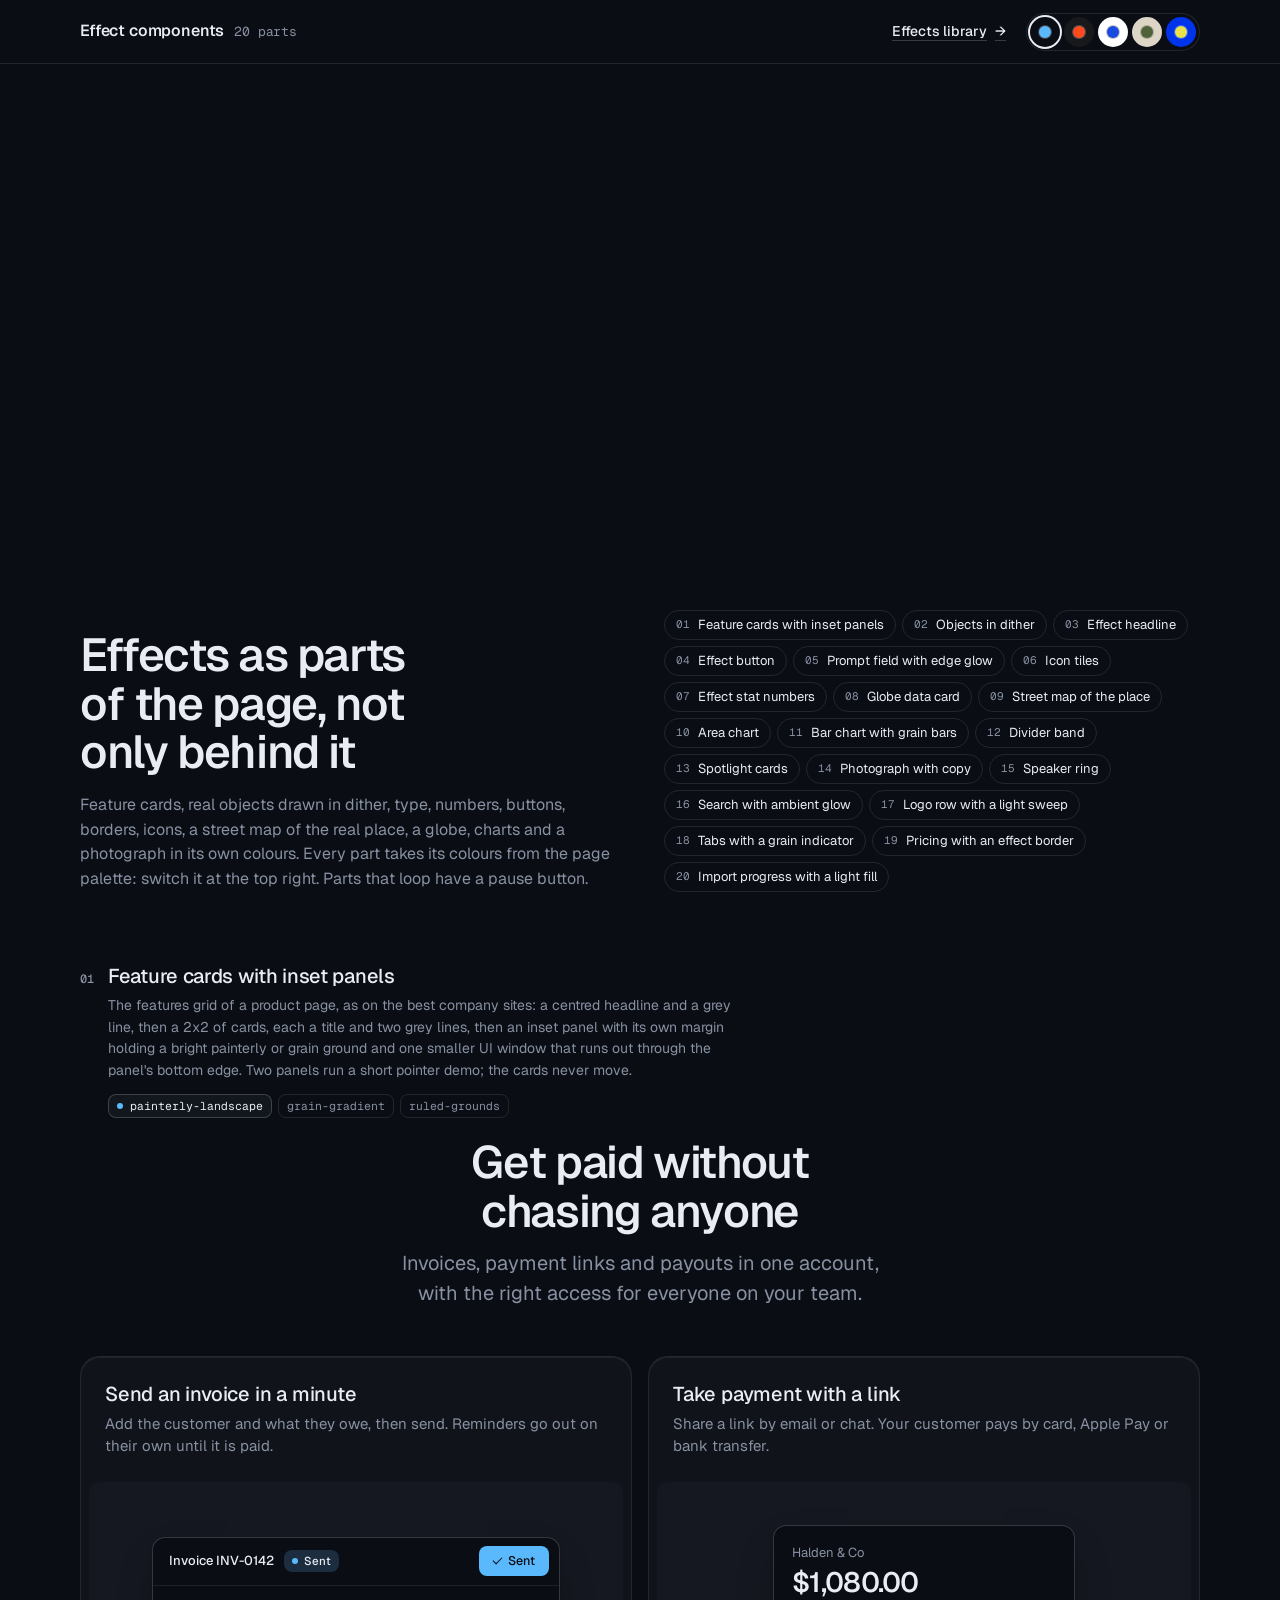
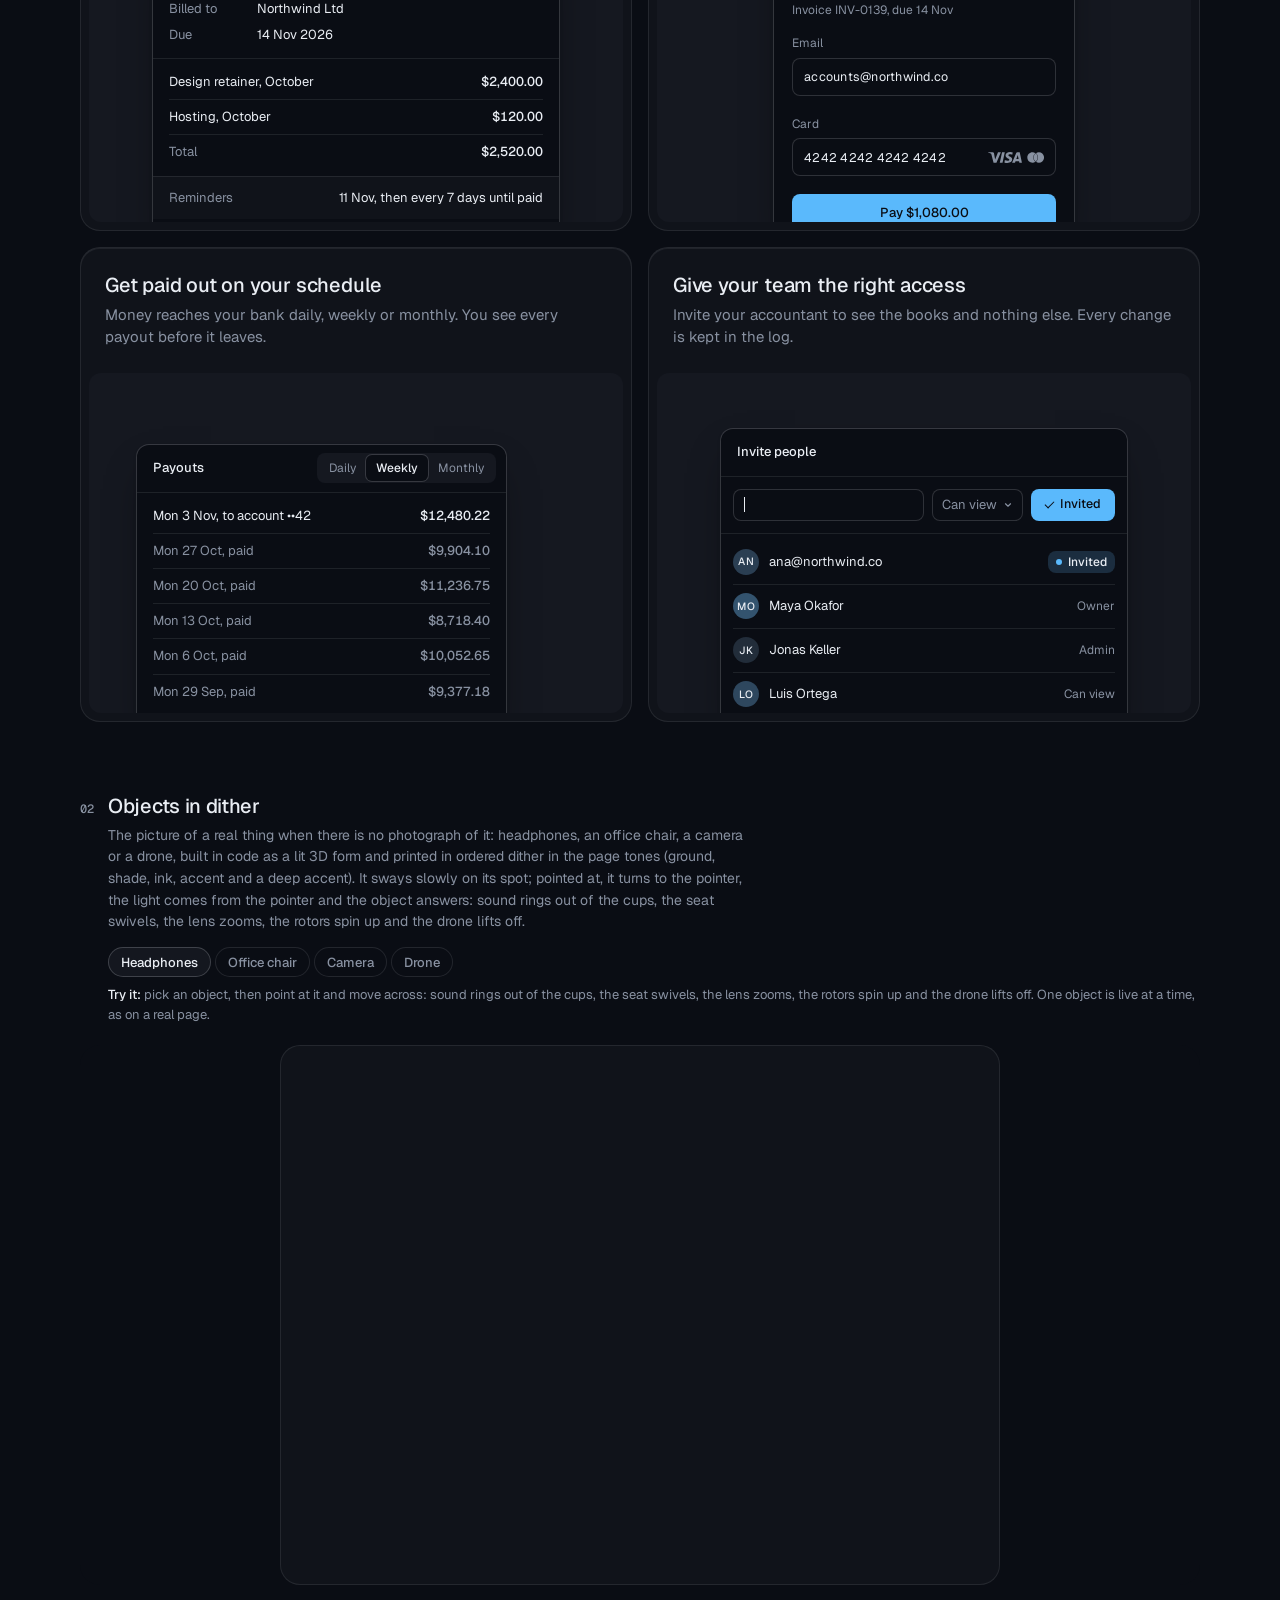
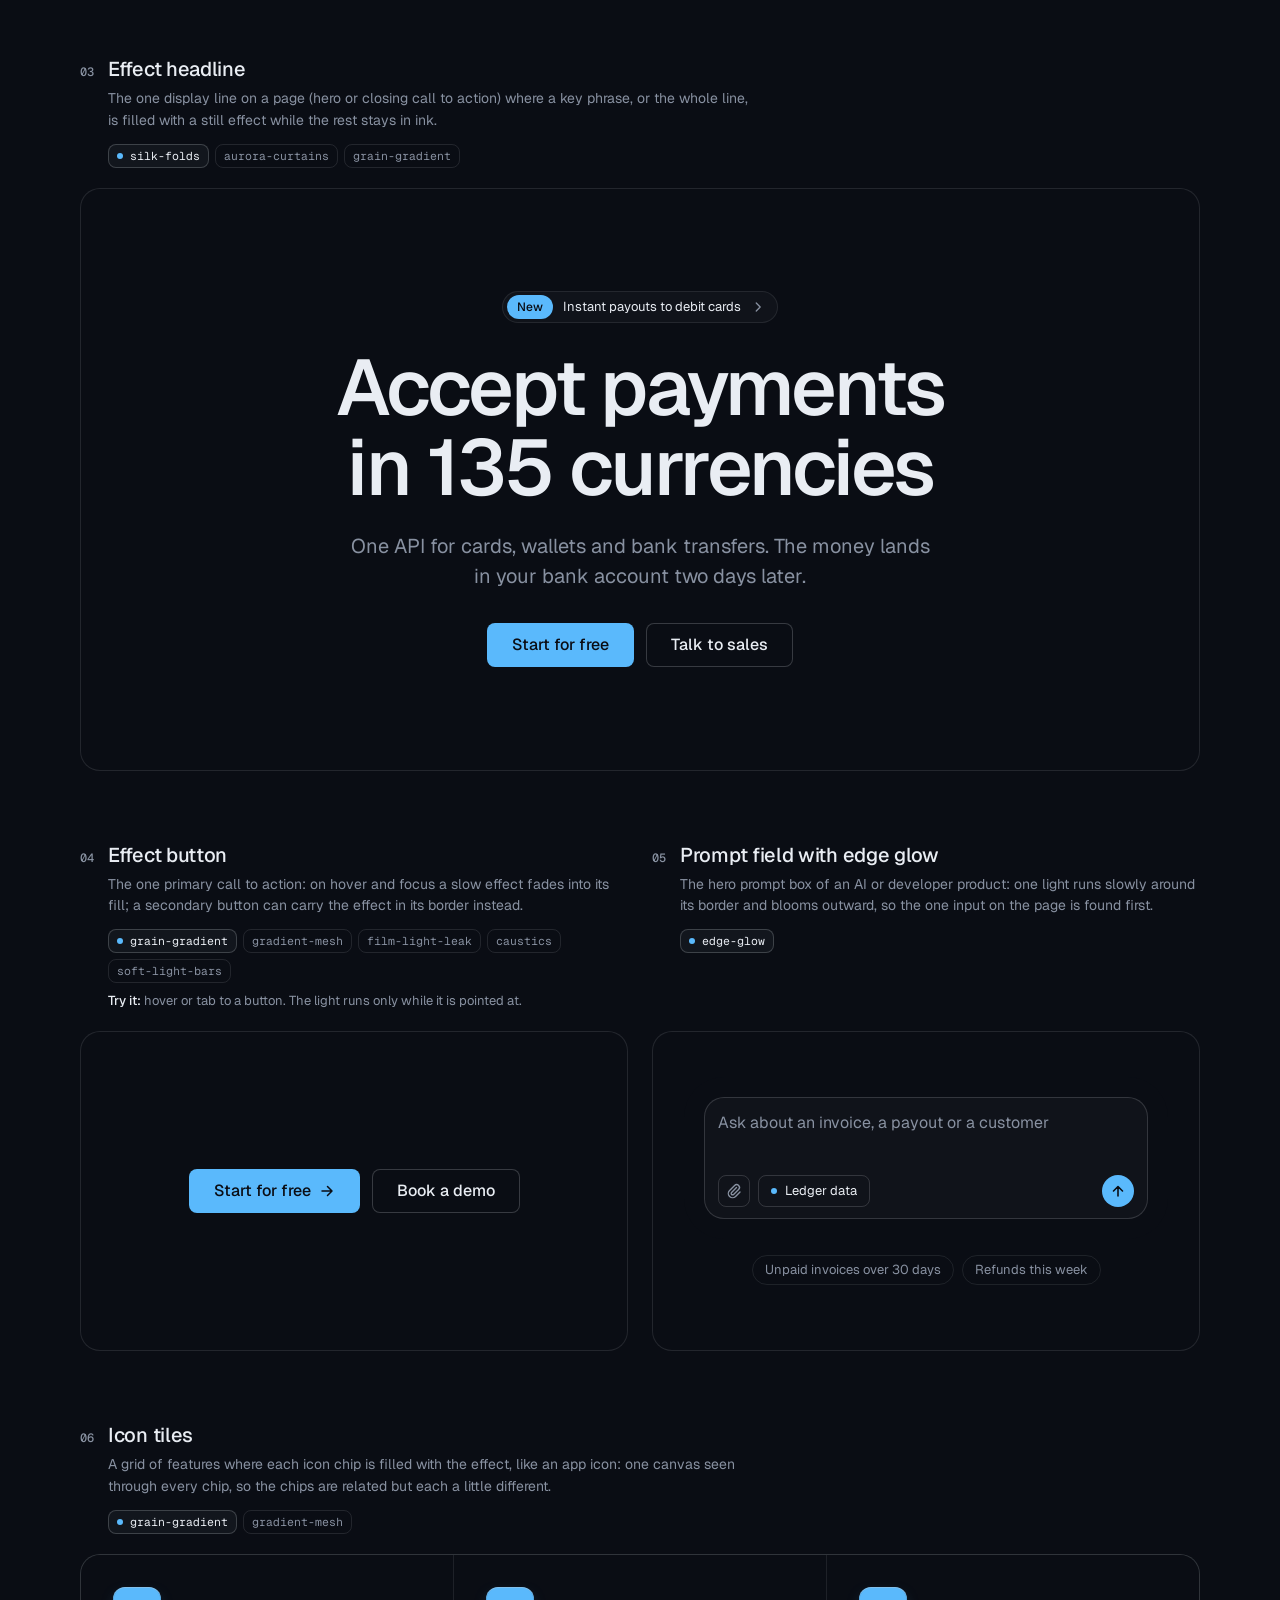
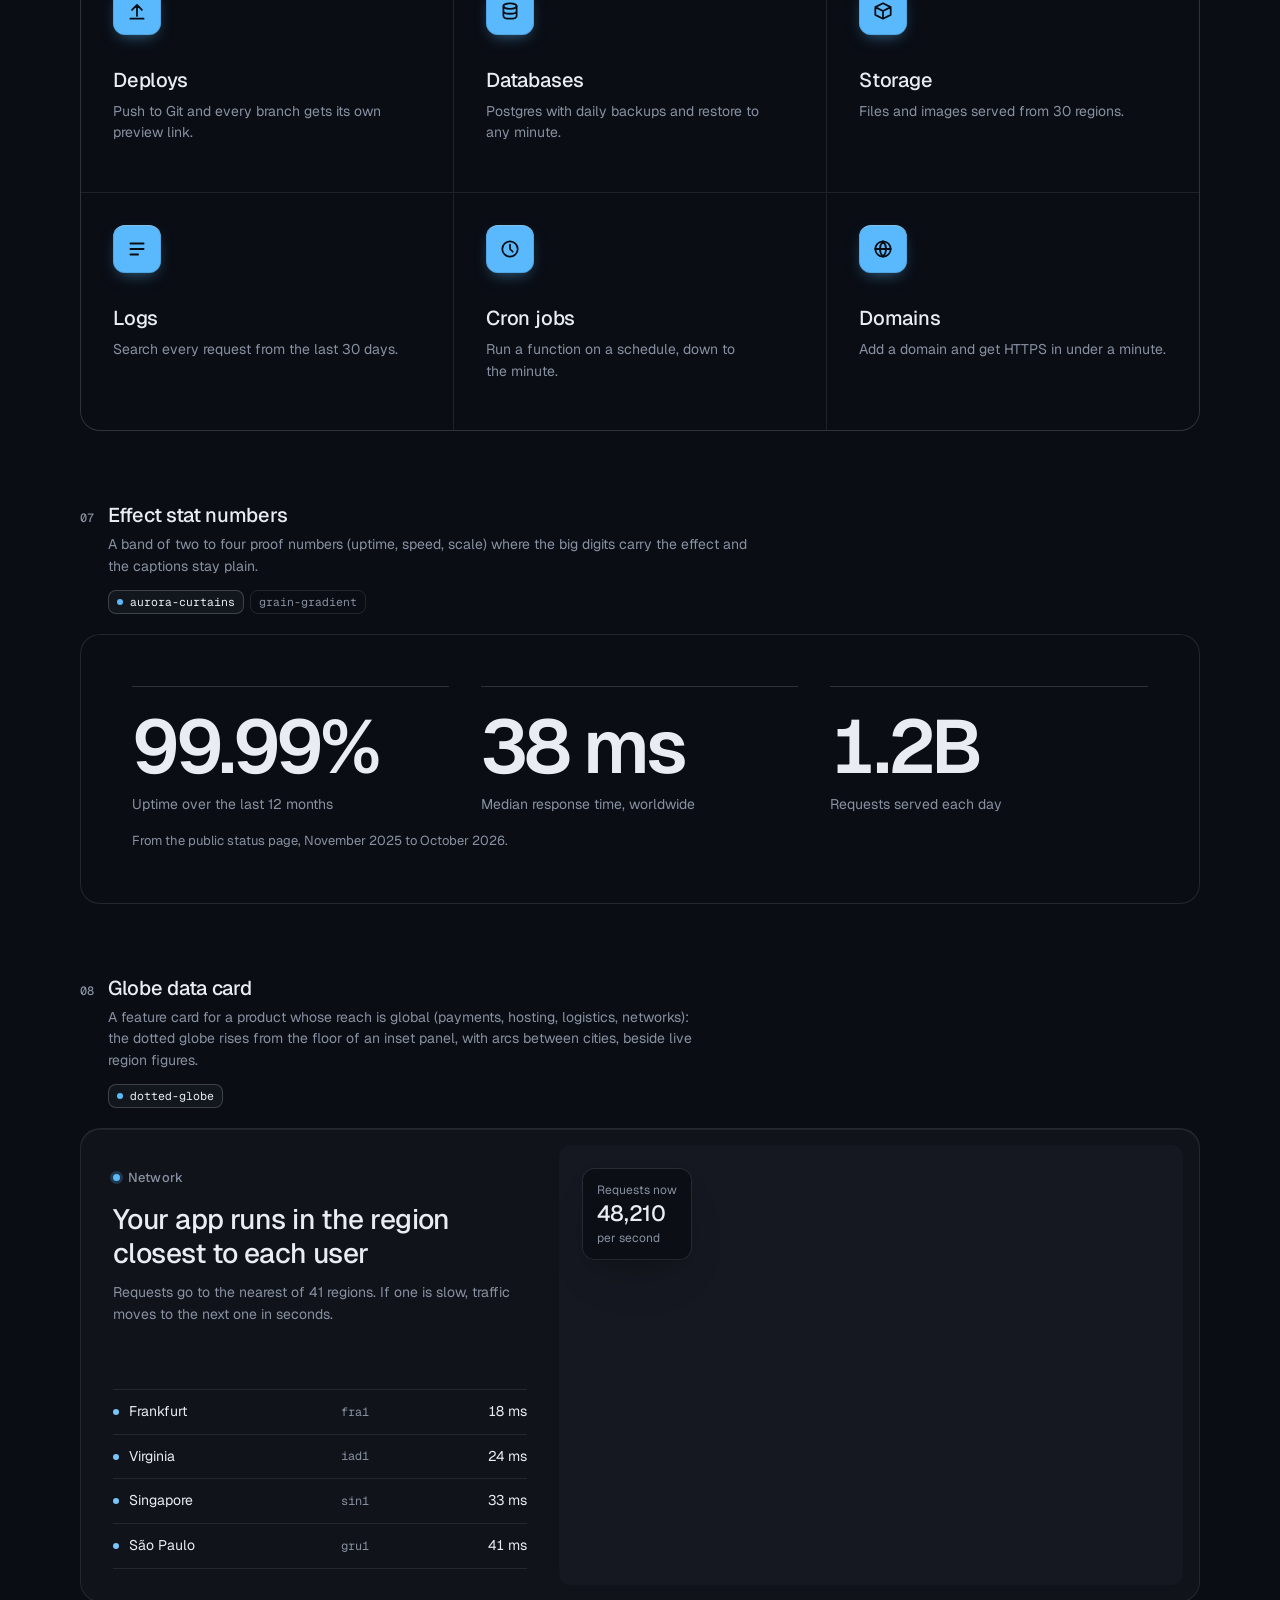
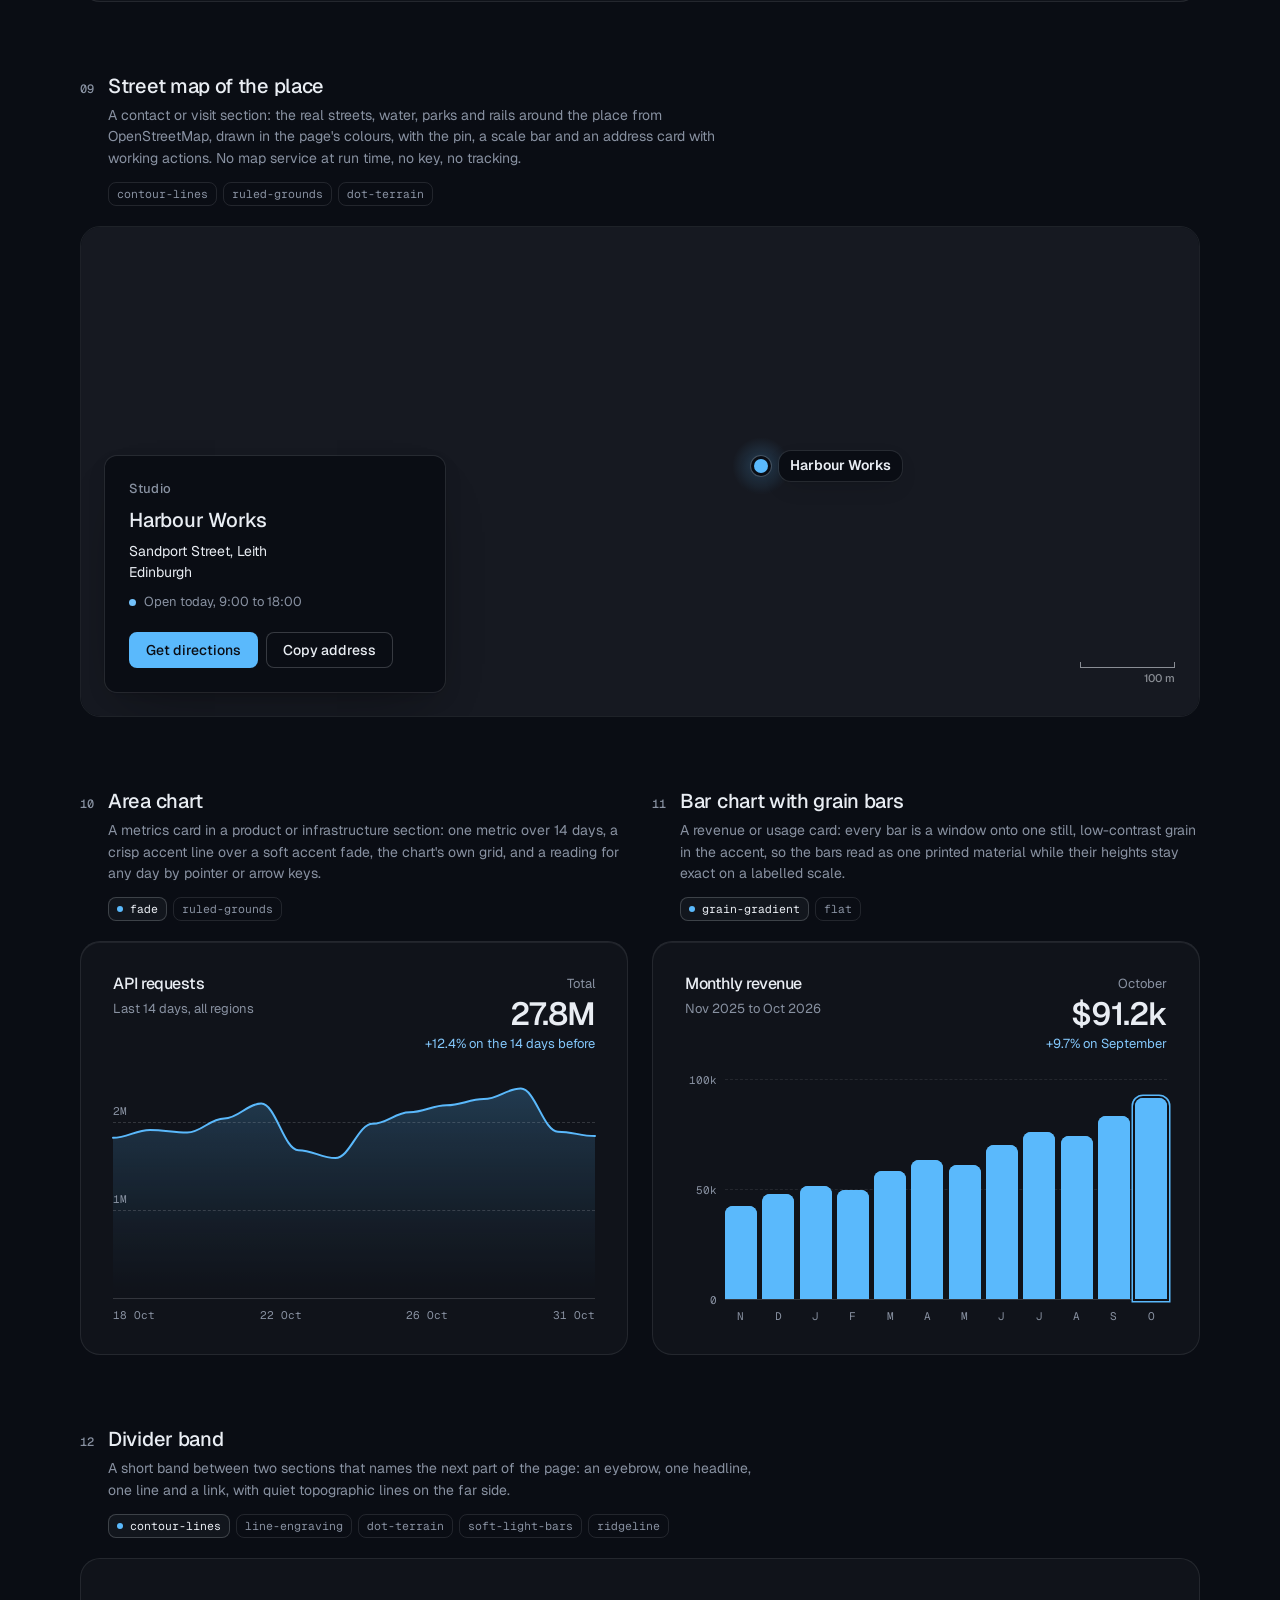
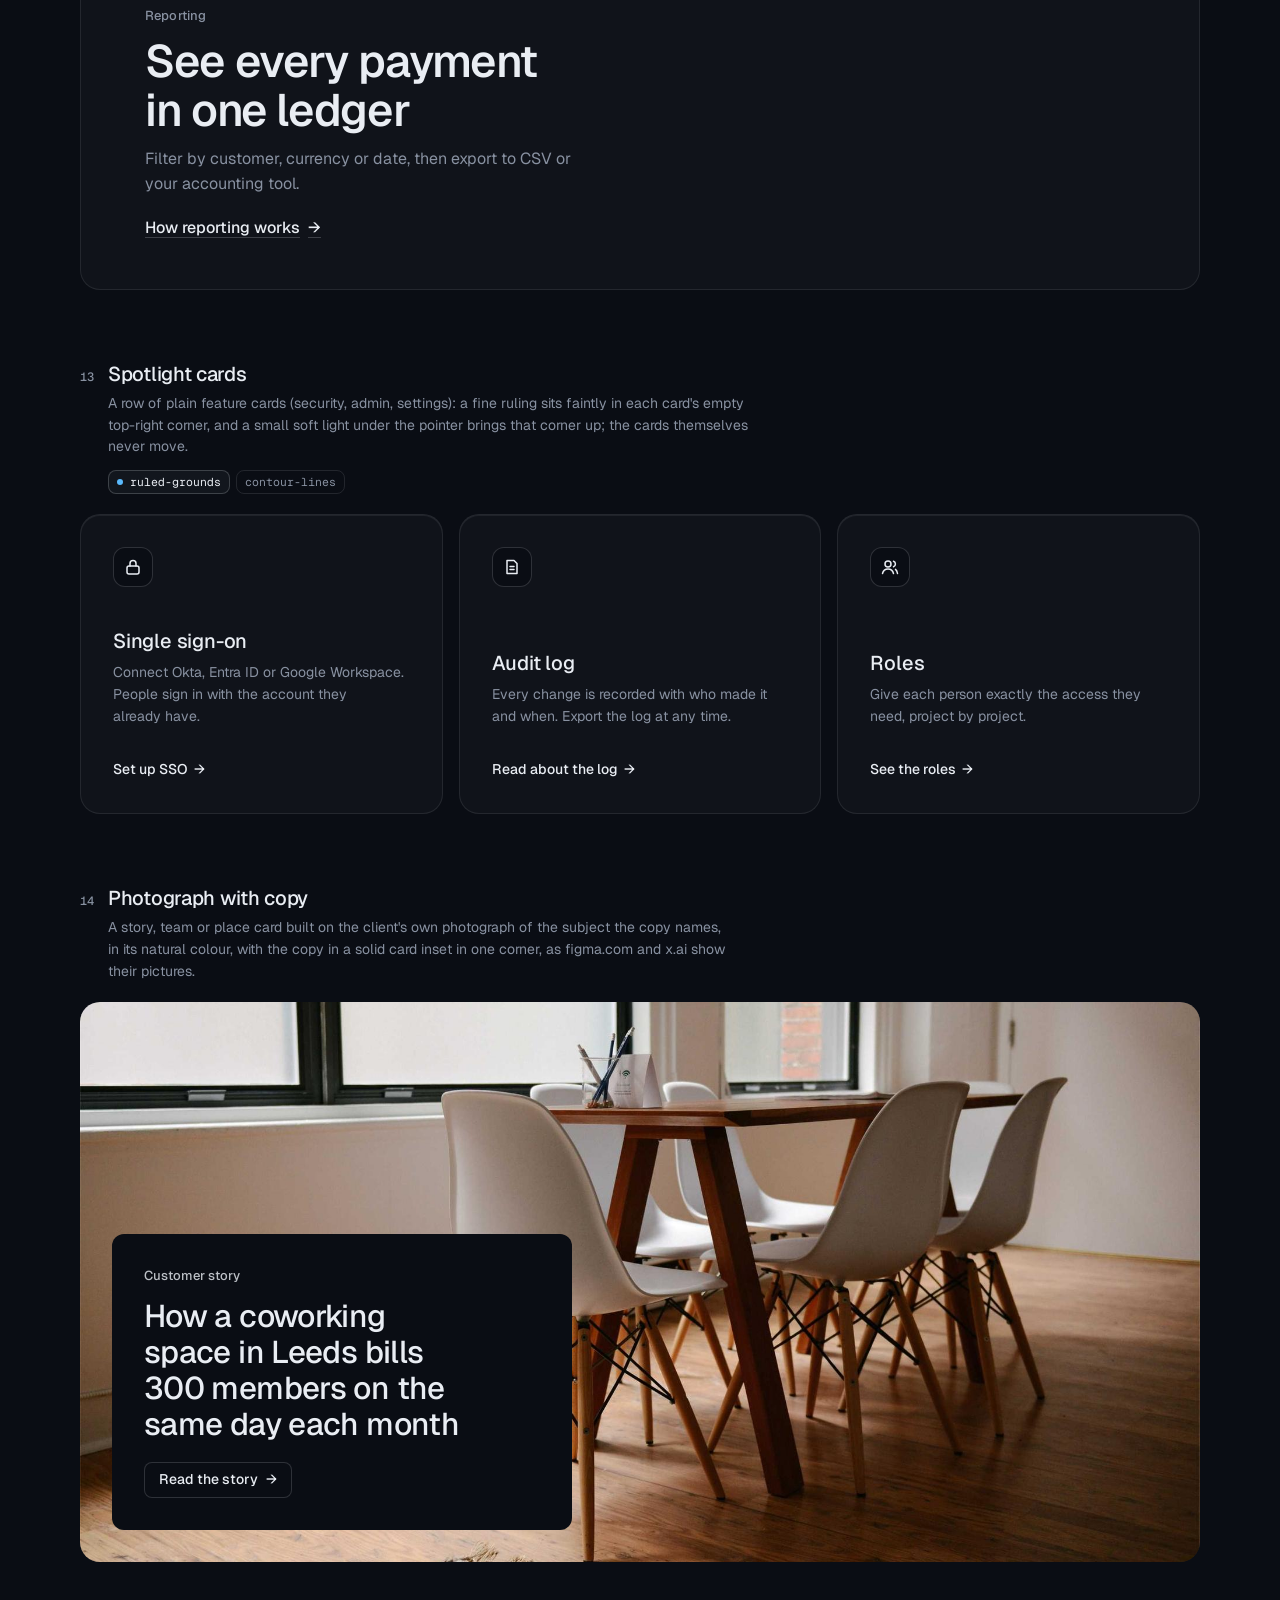
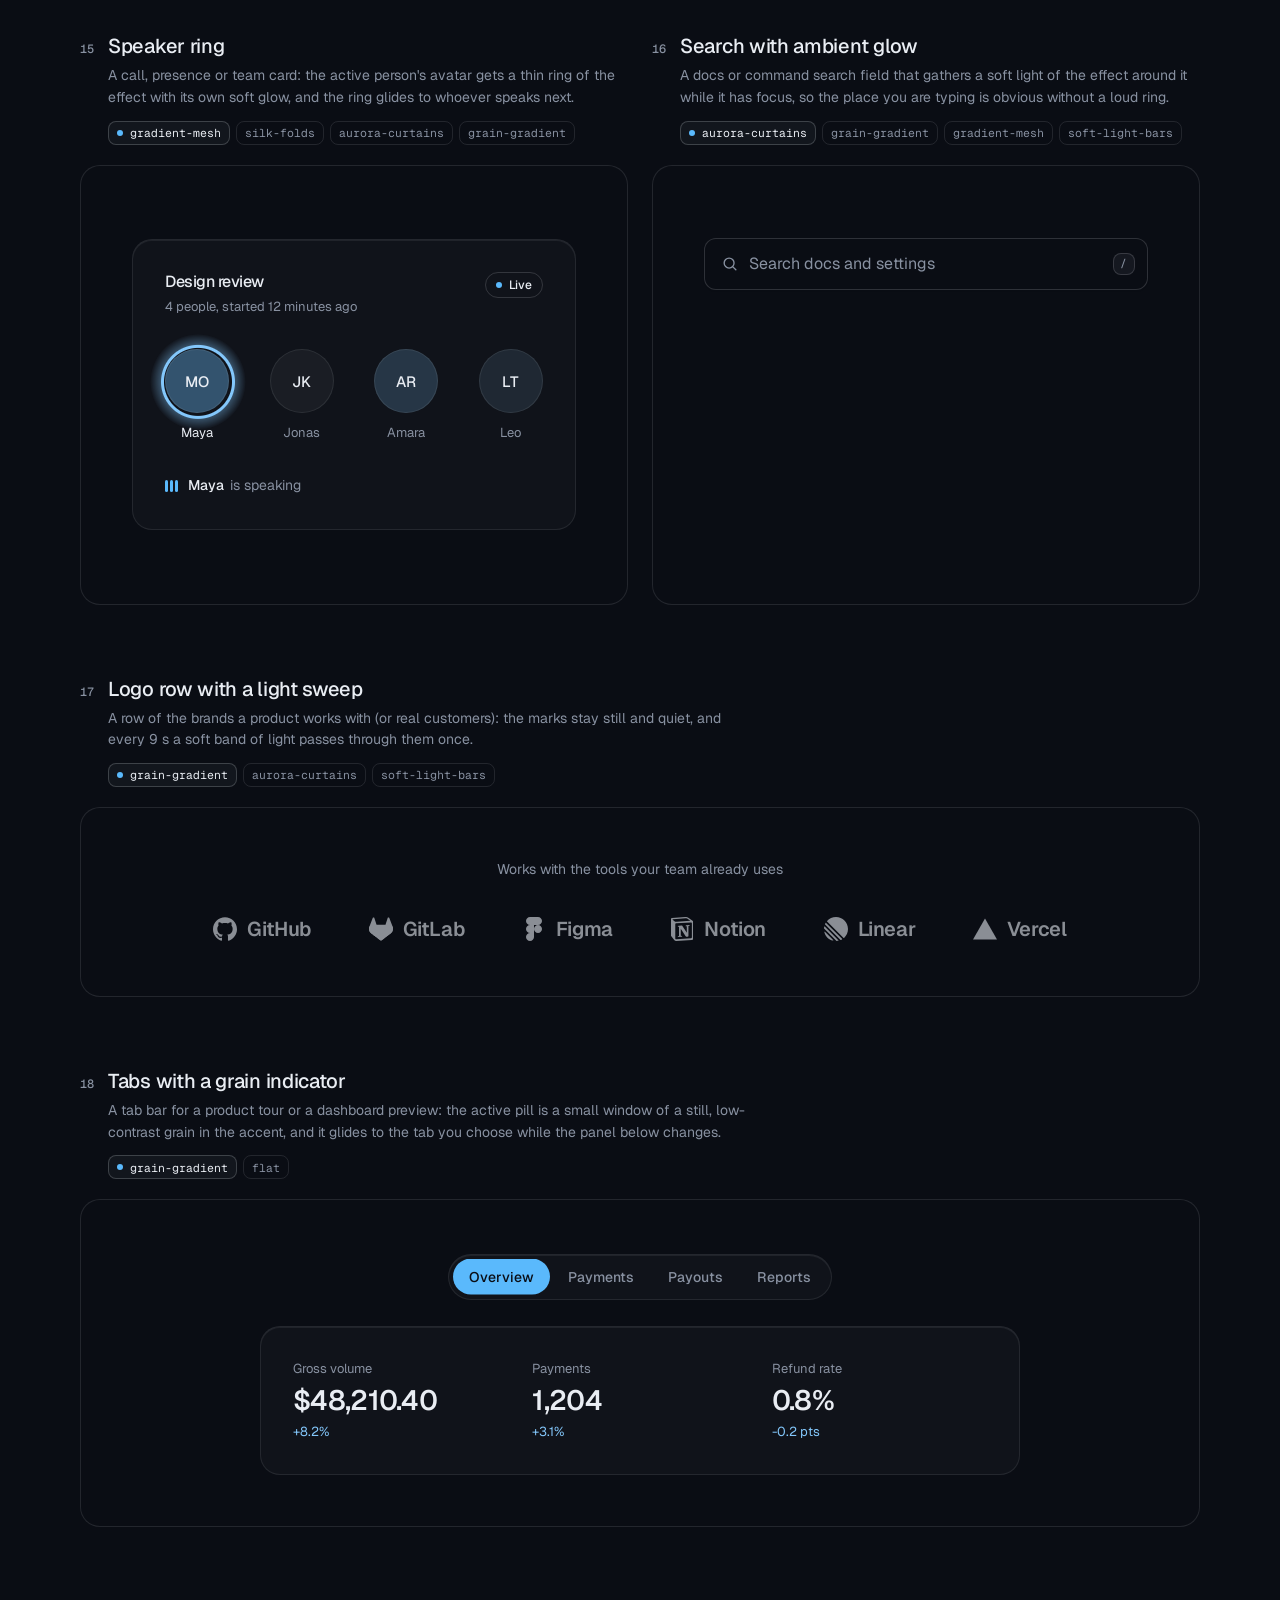
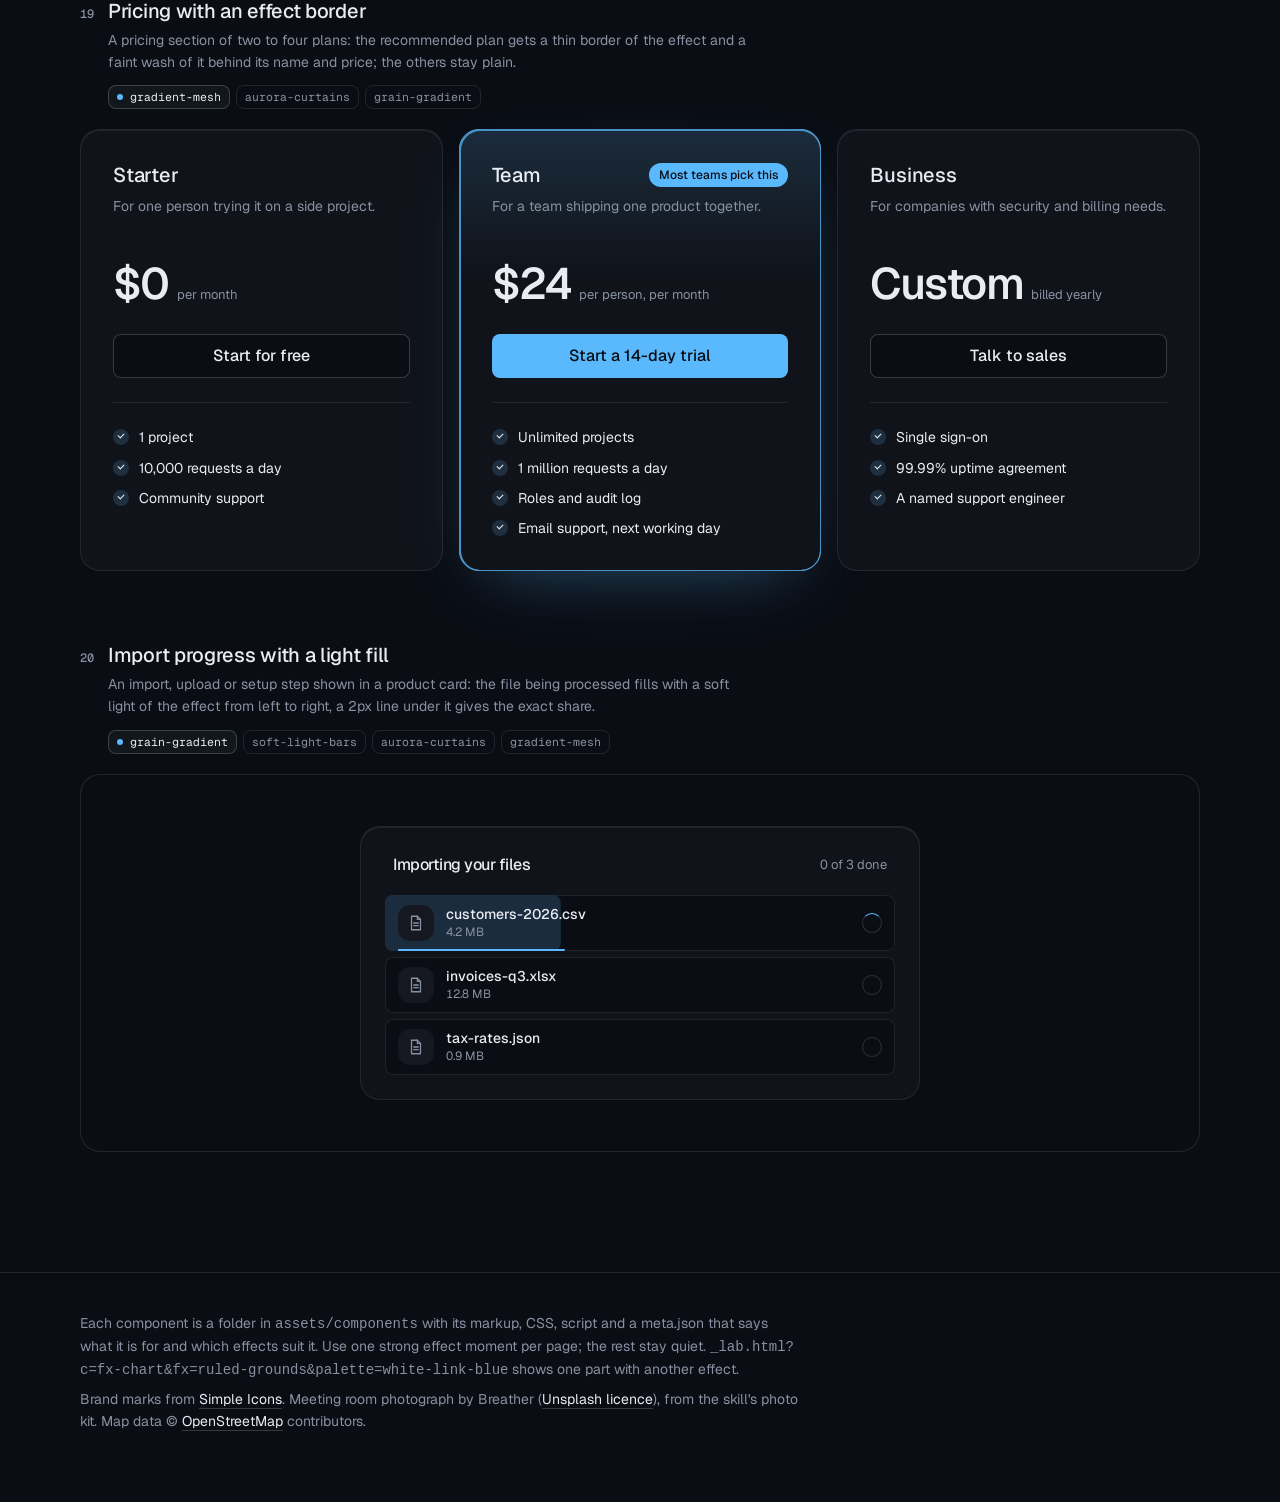
<file: .claude/skills/design-taste-frontend/assets/components/index.html>
<!doctype html>
<html lang="en" data-radius="soft">
<head>
<script>window.__tpGlMax = 16;   /* a gallery shows many live effects at once; a page of a site keeps the default 4 (fx.js) */</script>
<meta charset="utf-8">
<meta name="viewport" content="width=device-width, initial-scale=1">
<title>Effect components</title>
<link rel="preconnect" href="https://fonts.googleapis.com">
<link rel="preconnect" href="https://fonts.gstatic.com" crossorigin>
<link href="https://fonts.googleapis.com/css2?family=Geist:wght@100..900&family=Geist+Mono:wght@400..600&display=swap" rel="stylesheet">
<link rel="stylesheet" href="../system.css">
<link rel="stylesheet" href="./base.css">
<style>
  :root {
    --font-display: "Geist", system-ui, sans-serif;
    --font-text: "Geist", system-ui, sans-serif;
    --font-mono: "Geist Mono", ui-monospace, monospace;
    --display-weight: 560;
    --display-tracking: -0.03em;
    --container: 1200px;
  }
  body { min-height: 100vh; }
  .top {
    position: sticky; top: 0; z-index: 50; height: 64px; background: var(--bg);
    border-bottom: 1px solid var(--line);
  }
  .top .container { height: 100%; display: flex; align-items: center; justify-content: space-between; gap: 16px; }
  .brand { display: flex; align-items: center; gap: 10px; font-weight: 560; letter-spacing: -0.01em; }
  .brand small { font: 400 13px/1 var(--font-mono); color: var(--muted); }
  .top nav { display: flex; align-items: center; gap: 20px; }
  .top nav a.link { font-size: 14px; }
  .swatches { display: flex; gap: 4px; padding: 3px; border: 1px solid var(--line); border-radius: 999px; background: var(--bg); }
  .swatches button {
    width: 30px; height: 30px; border-radius: 999px; border: 0; padding: 0; cursor: pointer; position: relative;
    background: var(--sw-bg);
  }
  .swatches button::after {
    content: ""; position: absolute; inset: 9px; border-radius: 999px; background: var(--sw-accent);
    box-shadow: 0 0 0 1px color-mix(in oklab, var(--sw-ink) 25%, transparent);
  }
  .swatches button[aria-pressed="true"] { box-shadow: 0 0 0 2px var(--ink); }
  .swatches button:focus-visible { outline-offset: 3px; }

  .intro { padding-block: 64px 40px; display: grid; grid-template-columns: minmax(0, 6fr) minmax(0, 6fr); gap: 48px; align-items: end; }
  .intro h1 { font-size: clamp(34px, 2.2vw + 18px, 52px); line-height: 1.05; max-width: 15ch; }
  .intro p { margin-top: 16px; color: var(--muted); font-size: var(--t-body); line-height: 1.55; max-width: 52ch; }
  .index { display: flex; flex-wrap: wrap; gap: 6px; justify-content: flex-start; }
  @media (max-width: 1023px) { .intro { grid-template-columns: minmax(0, 1fr); gap: 28px; } }
  .index a {
    display: inline-flex; align-items: center; gap: 8px; height: 30px; padding: 0 11px; border-radius: 999px;
    border: 1px solid var(--line); font-size: 13px; color: var(--ink);
    transition: border-color var(--dur) var(--ease), background-color var(--dur) var(--ease);
  }
  .index a span { font-family: var(--font-mono); font-size: 11px; color: var(--muted); }
  .index a:hover { border-color: var(--line-strong); background: color-mix(in oklab, var(--ink) 4%, var(--bg)); }

  /* every part spans two rows of the list (its notes, its stage) as a subgrid, so the two parts of a
     half-width pair share one notes height and one stage height: their stages start and end level */
  .list { display: grid; grid-template-columns: repeat(2, minmax(0, 1fr)); column-gap: 24px; row-gap: 0; padding-bottom: 120px; }
  .sc { grid-column: 1 / -1; grid-row: span 2; display: grid; grid-template-rows: subgrid; row-gap: 20px; min-width: 0; scroll-margin-top: 88px; padding-top: 72px; }
  .sc:first-child { padding-top: 0; }
  .sc.is-half { grid-column: auto; }
  .sc.is-half .sc__stage:not(.is-center) { display: grid; }
  .sc__meta { display: grid; grid-template-columns: auto 1fr; column-gap: 14px; row-gap: 6px; align-items: baseline; align-content: start; }
  .sc__note { grid-column: 2; margin: 2px 0 0; font-size: 13px; color: var(--muted); }
  .sc__note::before { content: "Try it: "; color: var(--ink); font-weight: 500; }
  .sc__no { font: 500 12px/1 var(--font-mono); color: var(--muted); padding-top: 2px; }
  .sc__name { font: 500 20px/1.25 var(--font-text); letter-spacing: -0.015em; margin: 0; }
  .sc__for { grid-column: 2; color: var(--muted); font-size: 14px; line-height: 1.55; max-width: 72ch; margin: 0; }
  .sc__fx { grid-column: 2; display: flex; flex-wrap: wrap; gap: 6px; margin-top: 6px; }
  .sc__fx li {
    font: 400 11.5px/1 var(--font-mono); color: var(--muted); height: 24px; display: inline-flex; align-items: center;
    padding: 0 8px; border-radius: var(--r-sm); border: 1px solid var(--line);
  }
  .sc__fx li.is-on { color: var(--ink); border-color: var(--line-strong); background: color-mix(in oklab, var(--ink) 5%, var(--bg)); }
  .sc__fx li.is-on::before { content: ""; width: 6px; height: 6px; border-radius: 99px; background: var(--accent); margin-right: 7px; }
  .sc__stage {
    position: relative; min-width: 0; border: 1px solid var(--line); border-radius: var(--r-lg);
    padding: clamp(20px, 4vw, 56px); background: var(--bg);
  }
  .sc__stage.is-tall { padding-block: clamp(56px, 8vw, 120px); }
  .sc__stage.is-flush { padding: 0; border: 0; }
  .sc__stage.is-center { display: grid; place-items: center; min-height: 320px; }
  /* one object, at a size a page would give it */
  #fx-dither-object .sc__stage { display: grid; justify-items: center; }
  #fx-dither-object .cx-obj { width: min(100%, 720px); }
  .sc__pick { grid-column: 2; display: flex; flex-wrap: wrap; gap: 4px; margin-top: 8px; }
  .sc__pick button {
    height: 30px; padding: 0 12px; border-radius: 999px; border: 1px solid var(--line); background: var(--bg);
    font: 500 13px/1 var(--font-text); color: var(--muted); cursor: pointer;
  }
  .sc__pick button:hover { color: var(--ink); border-color: var(--line-strong); }
  .sc__pick button[aria-pressed="true"] { color: var(--ink); border-color: var(--line-strong); background: color-mix(in oklab, var(--ink) 6%, var(--bg)); }
  /* the search list opens below its field: leave it room inside the frame */
  #fx-search .sc__stage { min-height: 440px; place-items: start center; padding-top: 72px; }
  .sc__stage:empty::after { content: "Loading"; color: var(--muted); font-size: 13px; }

  .foot { border-top: 1px solid var(--line); padding: 40px 0 64px; color: var(--muted); font-size: 14px; }
  .foot p { max-width: 80ch; margin: 0 0 8px; }
  .foot a { color: var(--ink); text-decoration: underline; text-decoration-color: var(--line-strong); text-underline-offset: 4px; }

  @media (max-width: 899px) {
    .list { grid-template-columns: minmax(0, 1fr); }
    .sc.is-half { grid-column: 1 / -1; }
    .top nav a.link { display: none; }
  }
  @media (max-width: 639px) {
    .intro { padding-block: 48px 32px; }
    .sc { padding-top: 48px; }
    .sc__meta { grid-template-columns: 1fr; }
    .sc__no { display: none; }
    .sc__for, .sc__fx, .sc__note, .sc__pick { grid-column: 1; }
    .sc__stage.is-center { min-height: 240px; }
    .brand small { display: none; }
  }
</style>
</head>
<body>
<header class="top">
  <div class="container">
    <div class="brand">Effect components <small id="count"></small></div>
    <nav aria-label="Palette and links">
      <a class="link" href="../effects/gallery.html">Effects library</a>
      <div class="swatches" id="swatches" role="group" aria-label="Page palette"></div>
    </nav>
  </div>
</header>

<main>
  <section class="intro container">
    <div>
      <h1>Effects as parts of the page, not only behind it</h1>
      <p id="lede">Feature cards, real objects drawn in dither, type, numbers, buttons, borders, icons, a street map of the real place, a globe, charts and a photograph in its own colours. Every part takes its colours from the page palette: switch it at the top right. Parts that loop have a pause button.</p>
    </div>
    <nav class="index" id="index" aria-label="Components"></nav>
  </section>
  <div class="container list" id="list"></div>
</main>

<footer class="foot">
  <div class="container">
    <p>Each component is a folder in <code>assets/components</code> with its markup, CSS, script and a meta.json that says what it is for and which effects suit it. Use one strong effect moment per page; the rest stay quiet. <code>_lab.html?c=fx-chart&amp;fx=ruled-grounds&amp;palette=white-link-blue</code> shows one part with another effect.</p>
    <p>Brand marks from <a href="https://simpleicons.org/">Simple Icons</a>. Meeting room photograph by Breather (<a href="https://unsplash.com/photos/DEdM9Vs6s8w">Unsplash licence</a>), from the skill's photo kit. Map data © <a href="https://www.openstreetmap.org/copyright">OpenStreetMap</a> contributors.</p>
  </div>
</footer>

<script type="module">
  import fx from '../effects/fx.js';

  // component id, layout and stage style, in page order
  const COMPONENTS = [
    { id: 'fx-feature-card', stage: 'is-flush' },
    { id: 'fx-dither-object', stage: 'is-flush', note: 'pick an object, then point at it and move across: sound rings out of the cups, the seat swivels, the lens zooms, the rotors spin up and the drone lifts off. One object is live at a time, as on a real page.' },
    { id: 'fx-headline', stage: 'is-tall' },
    { id: 'fx-button', half: true, stage: 'is-center', note: 'hover or tab to a button. The light runs only while it is pointed at.' },
    { id: 'fx-prompt', half: true, stage: 'is-center' },
    { id: 'fx-icon-tiles', stage: 'is-flush' },
    { id: 'fx-stat' },
    { id: 'fx-globe', stage: 'is-flush' },
    { id: 'fx-map', stage: 'is-flush' },
    { id: 'fx-chart', half: true, stage: 'is-flush' },
    { id: 'fx-bars', half: true, stage: 'is-flush' },
    { id: 'fx-band', stage: 'is-flush' },
    { id: 'fx-spotlight', stage: 'is-flush' },
    { id: 'fx-photo', stage: 'is-flush' },
    { id: 'fx-avatar', half: true, stage: 'is-center' },
    { id: 'fx-search', half: true, stage: 'is-center' },
    { id: 'fx-logos' },
    { id: 'fx-tabs' },
    { id: 'fx-pricing', stage: 'is-flush' },
    { id: 'fx-progress', stage: 'is-center' },
  ];

  const PALETTES = [
    { id: 'blue-black-cornflower', name: 'Night, cornflower', bg: '#0a0d14', surface: '#131824', ink: '#e9edf3', muted: '#8891a1', accent: '#5ab9fc', accentInk: '#0a0d14' },
    { id: 'graphite-safety-orange', name: 'Graphite, orange', bg: '#18191b', surface: '#222427', ink: '#eff0f1', muted: '#9c9ea3', accent: '#ff4a1f', accentInk: '#18191b' },
    { id: 'white-link-blue', name: 'White, blue', bg: '#ffffff', surface: '#f4f4f4', ink: '#111111', muted: '#6b6b6b', accent: '#1a4be0', accentInk: '#ffffff' },
    { id: 'moss-sand', name: 'Sand, moss', bg: '#ddd6c6', surface: '#d2cab8', ink: '#2a2a26', muted: '#59574e', accent: '#4f6238', accentInk: '#ffffff' },
    { id: 'cobalt-field', name: 'Cobalt field', bg: '#0034eb', surface: '#002fd6', ink: '#ffffff', muted: '#dfe4f2', accent: '#e9e34a', accentInk: '#111111' },
  ];

  const q = new URLSearchParams(location.search);
  if (q.has('time')) fx.setClock(+q.get('time'));
  if (q.has('fallback')) fx.config.forceFallback = true;
  const only = q.get('only') ? q.get('only').split(',') : null;
  const list = document.getElementById('list');
  const index = document.getElementById('index');
  const swatches = document.getElementById('swatches');

  /*
    The budget: a laptop's integrated GPU shares its memory with everything else, so this page never
    holds more than 4 live WebGL contexts. A part is started when it comes near the viewport and
    destroyed when it leaves it; still parts draw once and free their context; fx.js frees any idle
    off-screen context past 4. liveGL() counts the contexts that are open right now.
  */
  fx.config.maxLive = 4;
  const contexts = new Set();
  let peakGL = 0;
  const getContext = HTMLCanvasElement.prototype.getContext;
  HTMLCanvasElement.prototype.getContext = function (type, ...rest) {
    const c = getContext.call(this, type, ...rest);
    if (c && /webgl/i.test(type) && !contexts.has(c)) { contexts.add(c); peakGL = Math.max(peakGL, liveGL()); }
    return c;
  };
  function liveGL() {
    for (const c of contexts) if (c.isContextLost()) contexts.delete(c);
    return contexts.size;
  }

  // the dither object: one live at a time, switched here (a real page shows one object)
  const OBJECTS = {
    headphones: ['Headphones', 'Over-ear, wireless'],
    chair: ['Office chair', 'Swivel seat on five castors'],
    camera: ['Camera', 'Mirrorless, with a zoom lens'],
    drone: ['Drone', 'Four rotors and a camera'],
  };
  let object = OBJECTS[q.get('object')] ? q.get('object') : 'headphones';
  // print (ordered dither, the default) or studio (a smooth shaded render: no picker until it is anti-aliased; ?render=studio)
  let render = q.get('render') === 'studio' ? 'studio' : 'print';

  function applyPalette(p) {
    const c = fx.color;
    const action = c.contrast(p.accent, p.bg) >= 2.2 ? p.accent : p.ink;
    const actionInk = action === p.accent ? p.accentInk : p.bg;
    const s = document.documentElement.style;
    const set = (k, v) => s.setProperty(k, v);
    set('--p-bg', p.bg); set('--p-surface', p.surface); set('--p-ink', p.ink); set('--p-muted', p.muted);
    set('--p-accent', p.accent); set('--p-accent-ink', p.accentInk); set('--p-action', action); set('--p-action-ink', actionInk);
    document.documentElement.style.colorScheme = c.isDark(p.bg) ? 'dark' : 'light';
    for (const b of swatches.children) b.setAttribute('aria-pressed', String(b.dataset.id === p.id));
  }

  async function load(entry) {
    const base = `./${entry.id}/`;
    const [meta, html, mod] = await Promise.all([
      fetch(base + 'meta.json').then(r => (r.ok ? r.json() : null)),
      fetch(base + 'component.html').then(r => (r.ok ? r.text() : null)),
      import(base + 'component.js').catch(err => { console.warn(entry.id, err); return null; }),
    ]).catch(() => [null, null, null]);
    if (!meta || !html || !mod) return null;
    const link = document.createElement('link');
    link.rel = 'stylesheet';
    link.href = base + 'component.css';
    document.head.append(link);
    await new Promise(r => { link.onload = link.onerror = r; });
    return { ...entry, meta, html, mod };
  }

  function section(e, n) {
    const s = document.createElement('section');
    s.className = 'sc' + (e.half ? ' is-half' : '');
    s.id = e.id;
    const fxList = (e.meta.effects || []).map(id => `<li class="${id === e.meta.default ? 'is-on' : ''}">${id}</li>`).join('');
    const pick = e.id === 'fx-dither-object'
      ? `<div class="sc__pick" role="group" aria-label="Object">${Object.keys(OBJECTS).map(k => `<button type="button" data-object="${k}" aria-pressed="${k === object}">${OBJECTS[k][0]}</button>`).join('')}</div>`
      : '';
    s.innerHTML = `
      <div class="sc__meta">
        <span class="sc__no">${String(n).padStart(2, '0')}</span>
        <h2 class="sc__name">${e.meta.name}</h2>
        <p class="sc__for">${e.meta.for}</p>
        ${fxList ? `<ul class="sc__fx" aria-label="Effects that suit it">${fxList}</ul>` : ''}
        ${pick}
        ${e.note ? `<p class="sc__note">${e.note}</p>` : ''}
      </div>
      <div class="sc__stage ${e.stage || ''}"></div>`;
    return s;
  }

  // the markup is placed at once (the page keeps its full height); the scripts run only near the viewport
  function markup(e) {
    const stage = e.section.querySelector('.sc__stage');
    stage.innerHTML = e.html;
    if (e.id === 'fx-dither-object') {
      const fig = stage.querySelector('.cx-obj');
      fig.dataset.cxObject = object;
      if (render === 'studio') fig.dataset.cxRender = 'studio'; else delete fig.dataset.cxRender;
      fig.querySelector('.cx-obj__stage').removeAttribute('aria-label');
    }
    return stage;
  }
  function start(e) {
    if (e.ctrl) return;
    const stage = markup(e);
    try { e.ctrl = e.mod.default(stage.firstElementChild || stage) || { destroy() {} }; } catch (err) { console.error(e.id, err); e.ctrl = { destroy() {} }; }
  }
  function stop(e) {
    if (!e.ctrl) return;
    try { e.ctrl.destroy?.(); } catch (err) { console.warn(e.id, err); }
    fx.unmountAll(e.section);
    e.ctrl = null;
  }

  function setPalette(p, entries) {
    entries.forEach(stop);
    applyPalette(p);
    try { localStorage.setItem('cx-palette', p.id); } catch (_) {}
    requestAnimationFrame(() => entries.forEach(e => (e.near ? start(e) : markup(e))));
  }

  let saved = null;
  try { saved = localStorage.getItem('cx-palette'); } catch (_) {}
  const first = PALETTES.find(p => p.id === q.get('palette')) || PALETTES.find(p => p.id === saved) || PALETTES[0];
  for (const p of PALETTES) {
    const b = document.createElement('button');
    b.type = 'button';
    b.dataset.id = p.id;
    b.title = p.name;
    b.setAttribute('aria-label', p.name);
    b.style.setProperty('--sw-bg', p.bg);
    b.style.setProperty('--sw-accent', p.accent);
    b.style.setProperty('--sw-ink', p.ink);
    swatches.append(b);
  }
  applyPalette(first);

  const wanted = COMPONENTS.filter(c => !only || only.includes(c.id));
  const entries = (await Promise.all(wanted.map(load))).filter(Boolean);
  document.getElementById('count').textContent = `${entries.length} parts`;
  entries.forEach((e, i) => {
    e.section = section(e, i + 1);
    list.append(e.section);
    markup(e);
    const a = document.createElement('a');
    a.href = '#' + e.id;
    a.innerHTML = `<span>${String(i + 1).padStart(2, '0')}</span>${e.meta.name}`;
    index.append(a);
  });
  await document.fonts.ready;
  const near = new IntersectionObserver(seen => {
    for (const en of seen) {
      const e = entries.find(x => x.section === en.target);
      if (!e) continue;
      e.near = en.isIntersecting;
      if (e.near) start(e); else stop(e);
    }
  }, { rootMargin: '10% 0px' });
  entries.forEach(e => near.observe(e.section));
  setTimeout(() => { document.documentElement.dataset.ready = '1'; }, 1500);

  swatches.addEventListener('click', ev => {
    const b = ev.target.closest('button');
    if (!b) return;
    const p = PALETTES.find(x => x.id === b.dataset.id);
    if (p) setPalette(p, entries);
  });
  list.addEventListener('click', ev => {
    const b = ev.target.closest('[data-object], [data-render]');
    if (!b || !(OBJECTS[b.dataset.object] || b.dataset.render)) return;
    if (b.dataset.render) render = b.dataset.render; else object = b.dataset.object;
    b.parentElement.querySelectorAll('button').forEach(x => x.setAttribute('aria-pressed', String(x === b)));
    const e = entries.find(x => x.id === 'fx-dither-object');
    stop(e);
    if (e.near) start(e); else markup(e);
  });
  window.__cx = {
    entries,
    setPalette: id => setPalette(PALETTES.find(p => p.id === id), entries),
    setObject: k => list.querySelector(`[data-object="${k}"]`)?.click(),
    gl: () => ({ live: liveGL(), peak: peakGL, started: entries.filter(e => e.ctrl).map(e => e.id) }),
  };
</script>

</body>
</html>
</file>
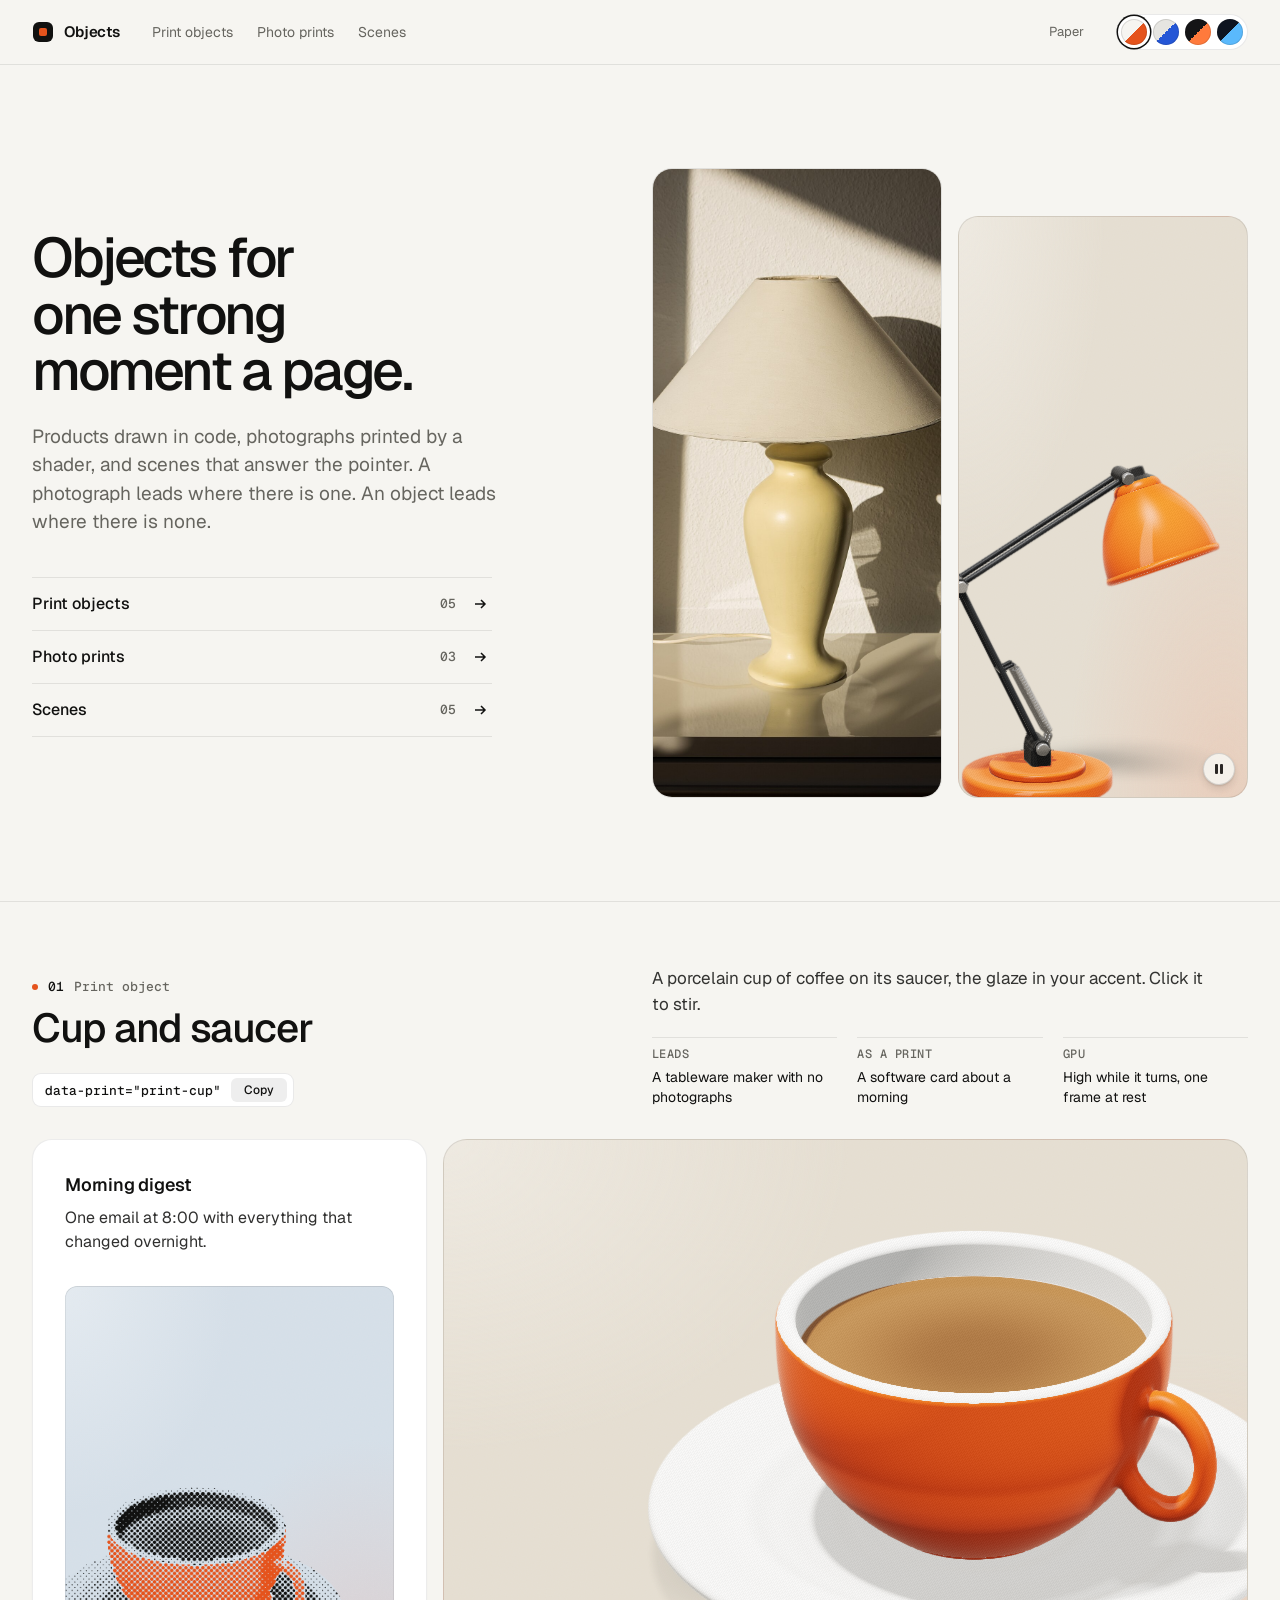
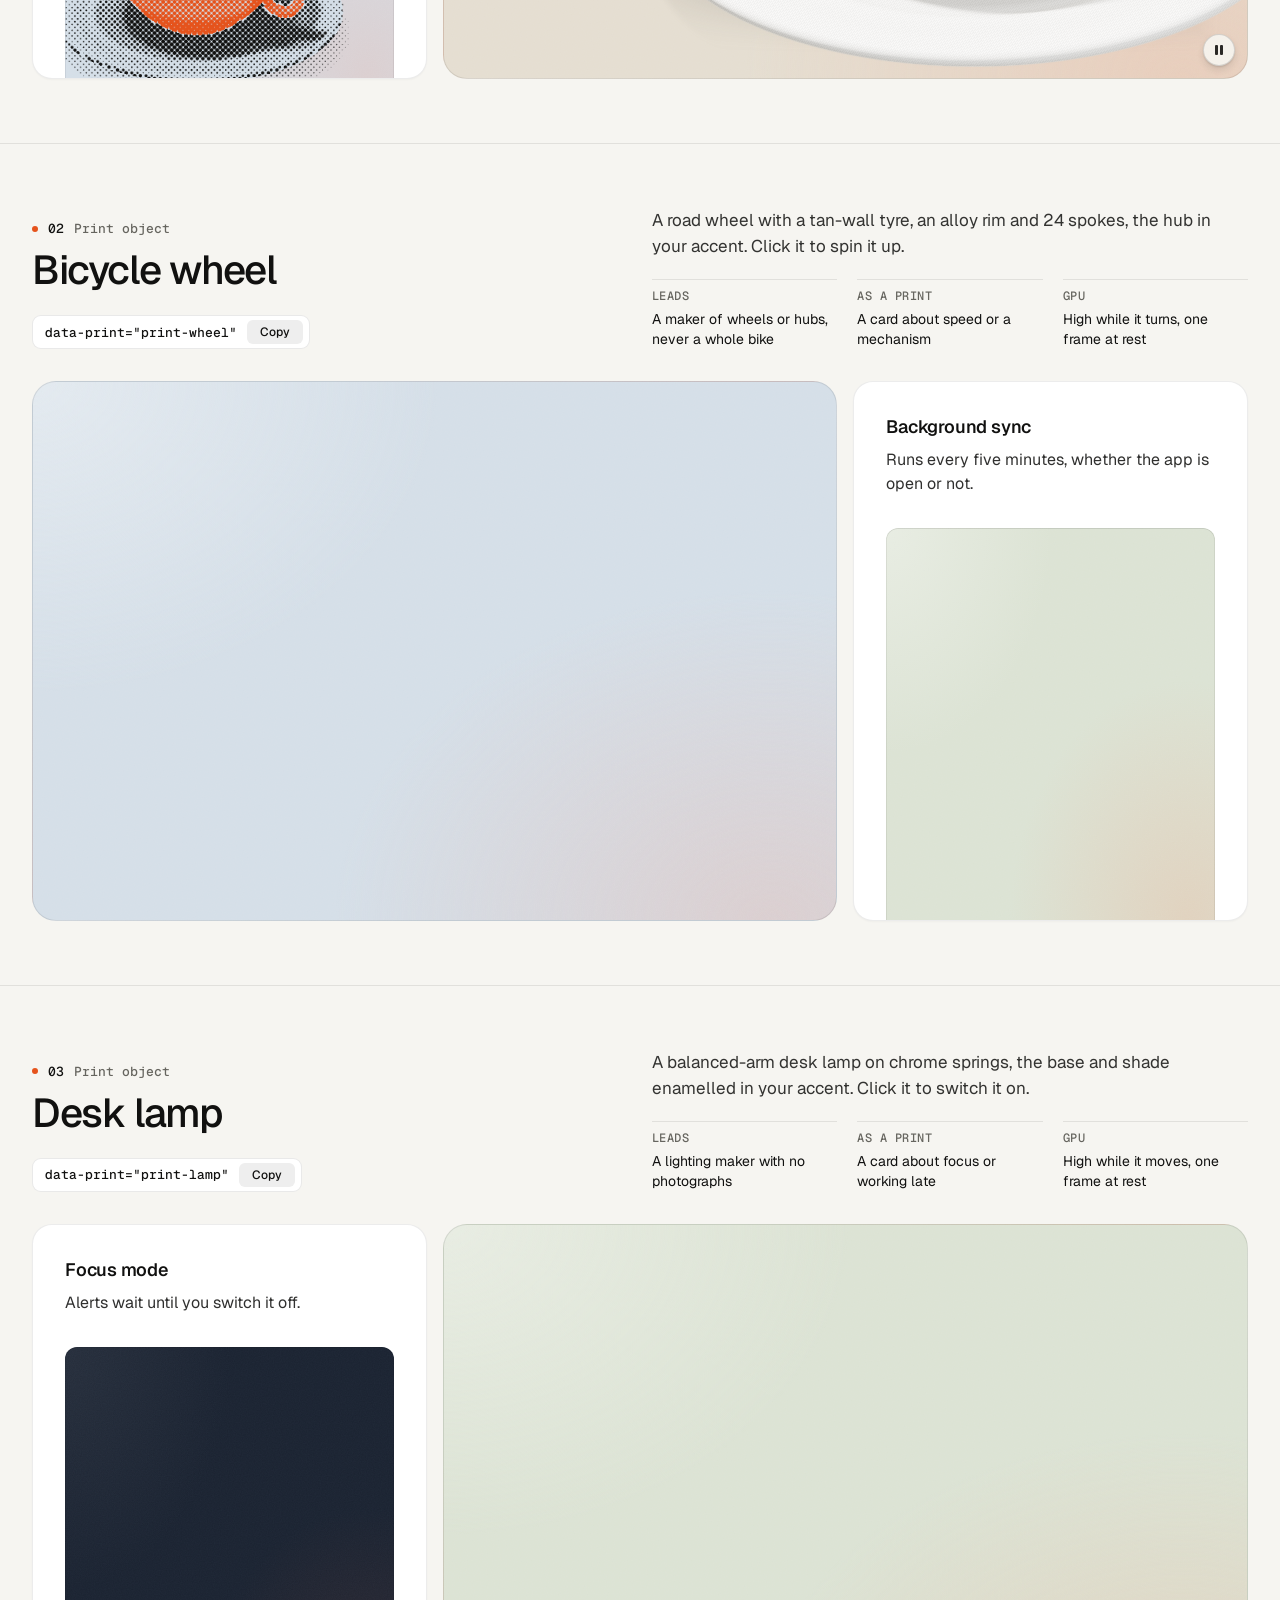
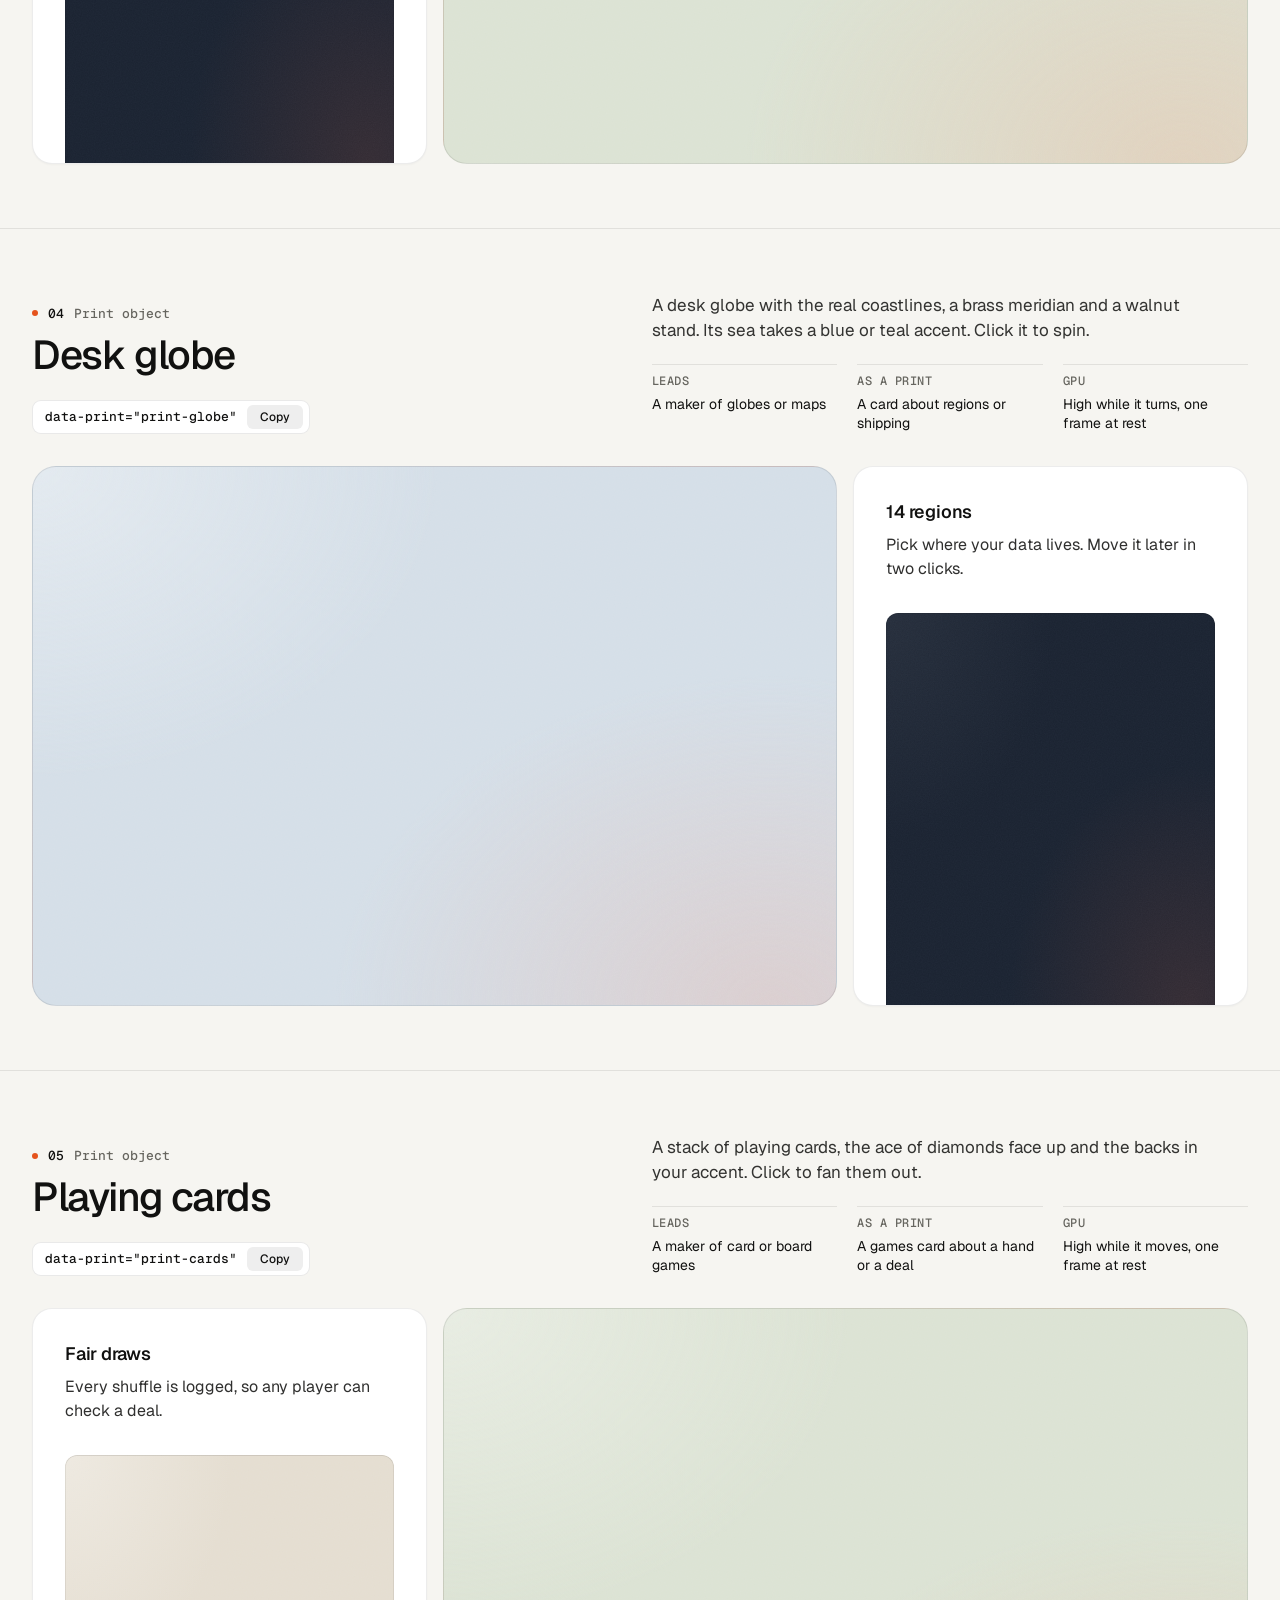
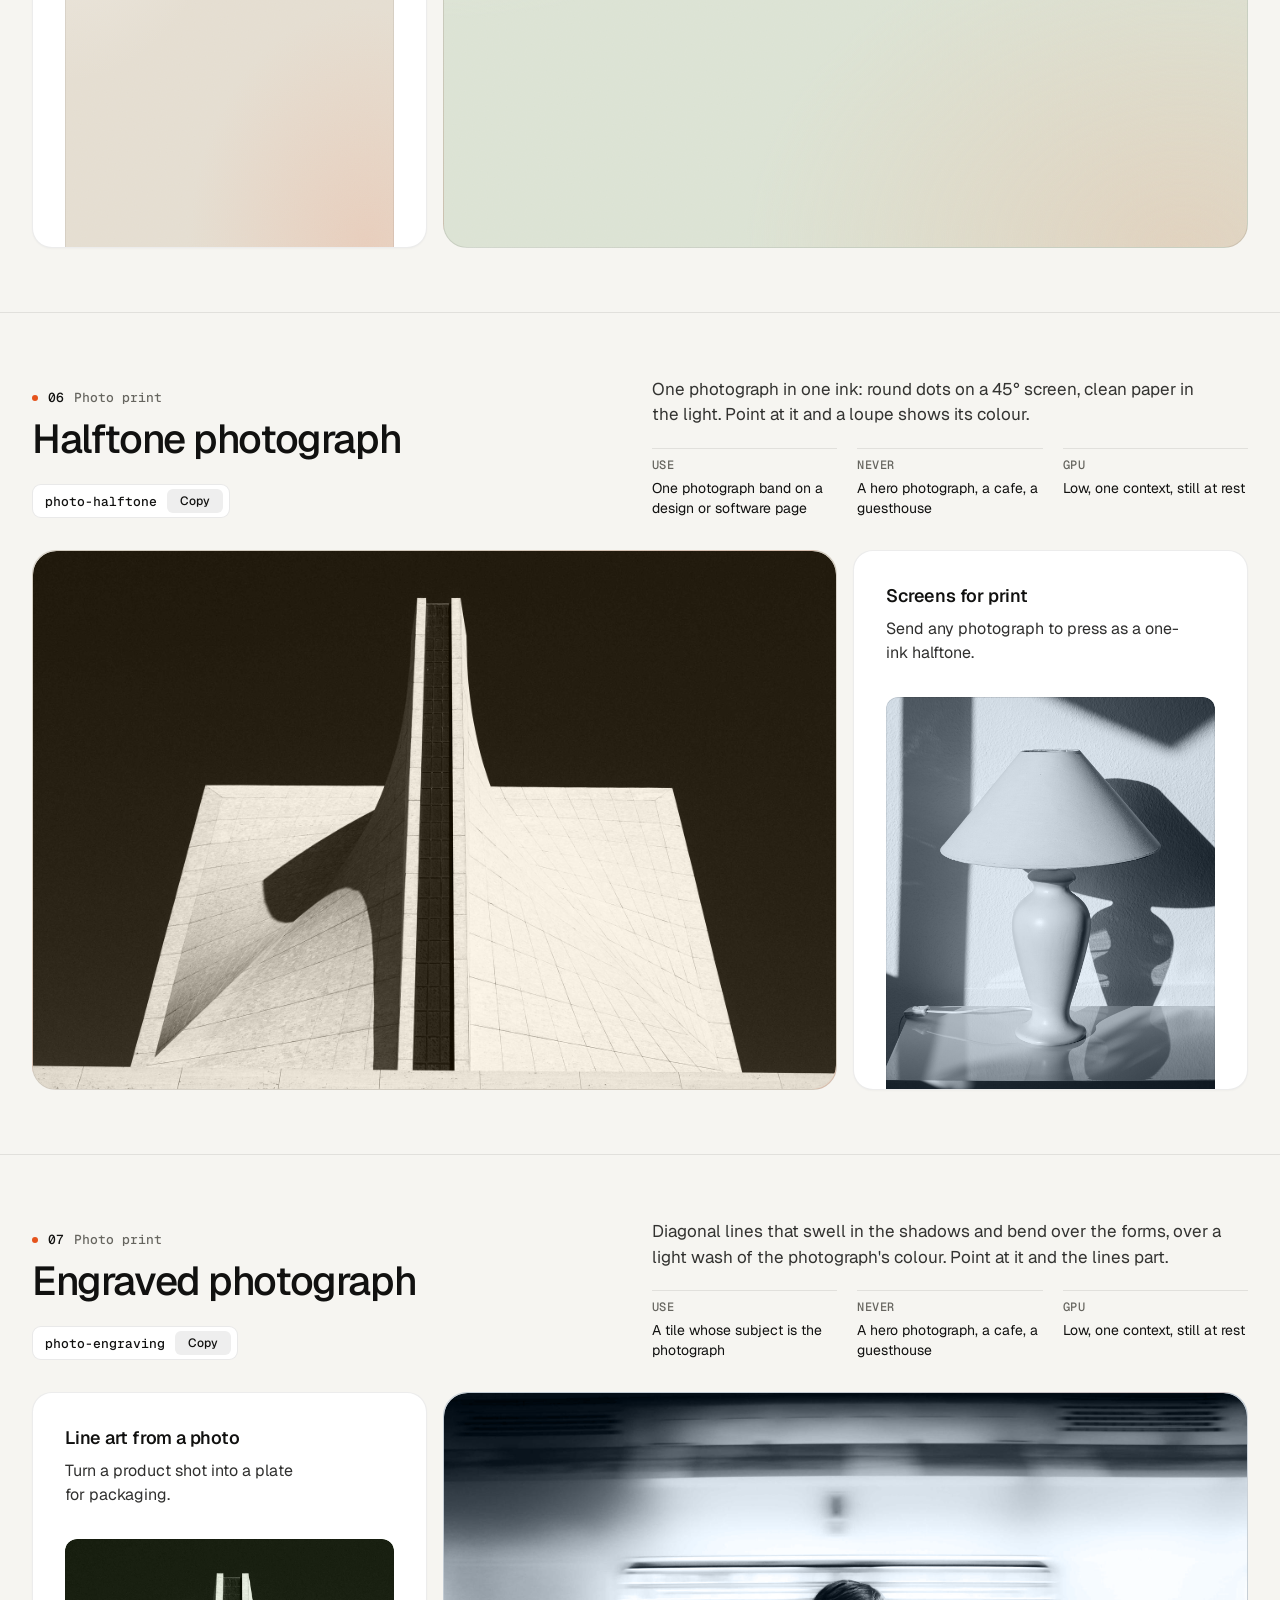
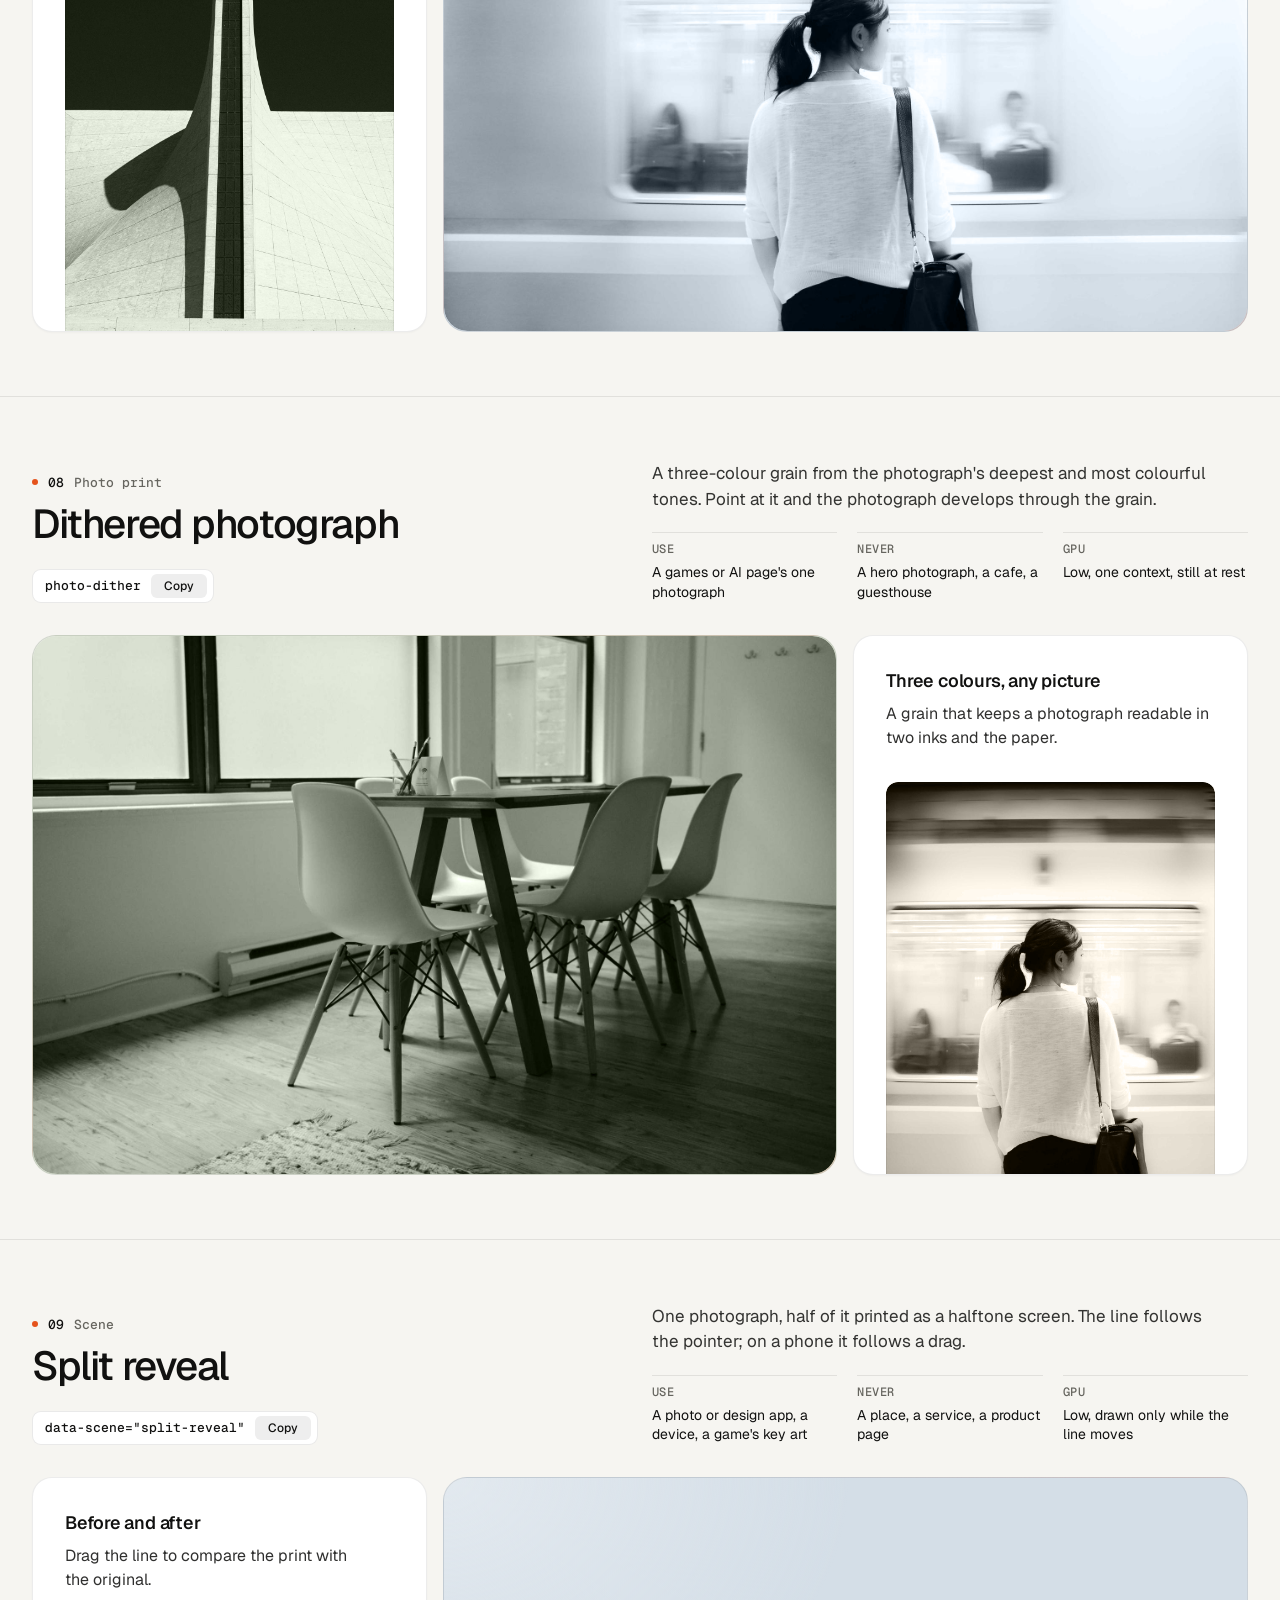
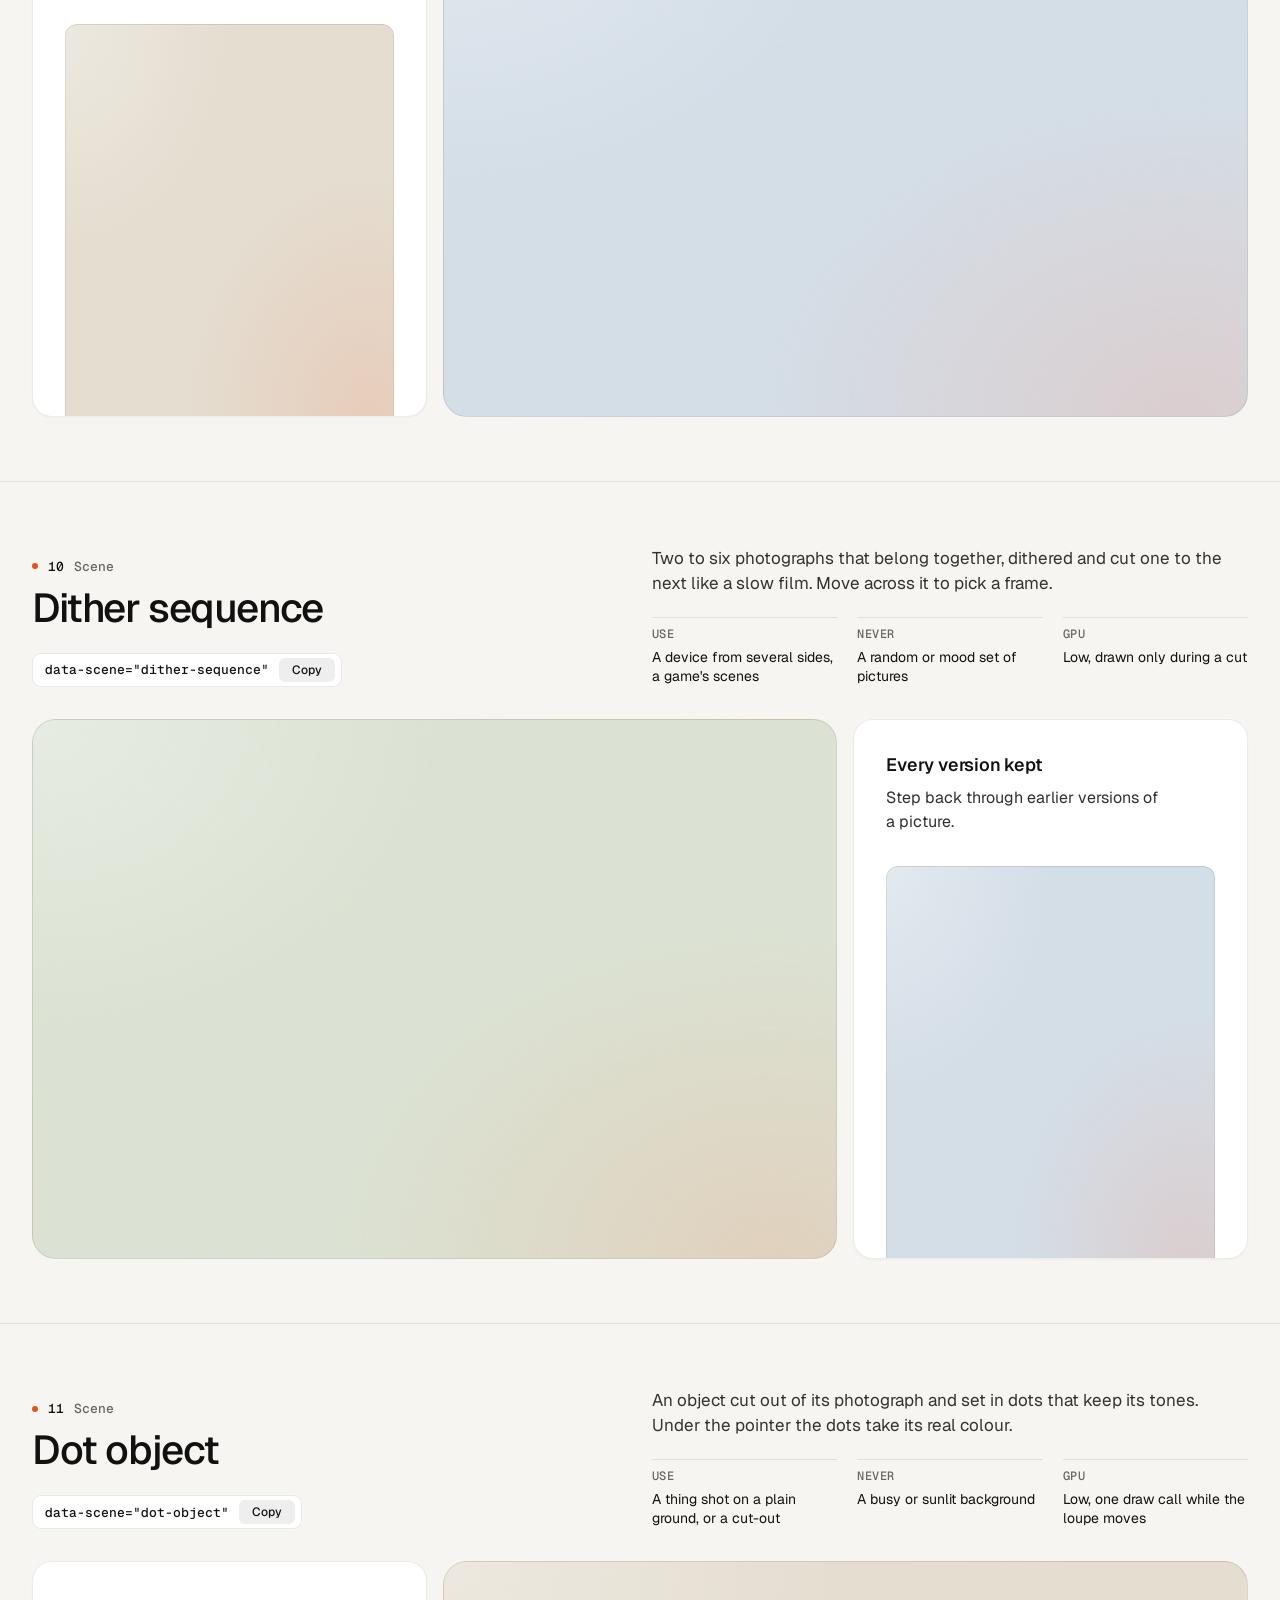
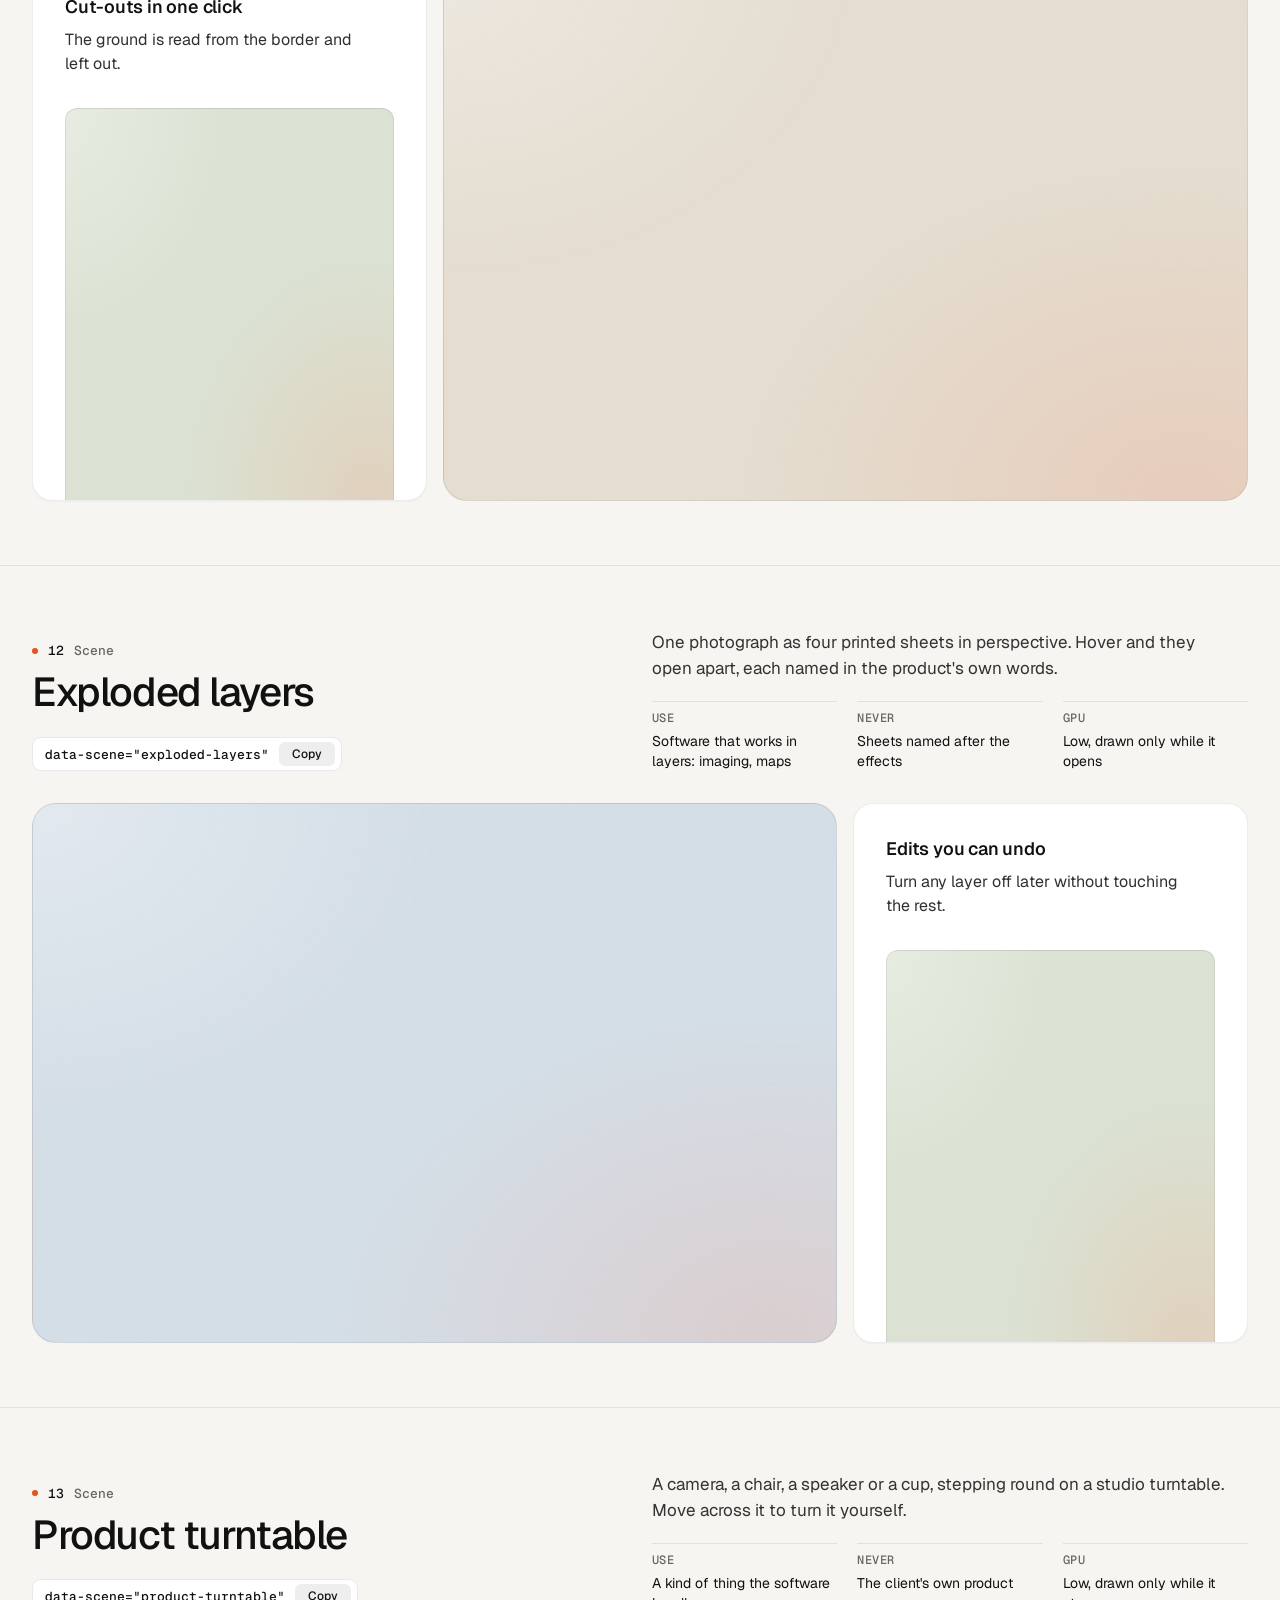
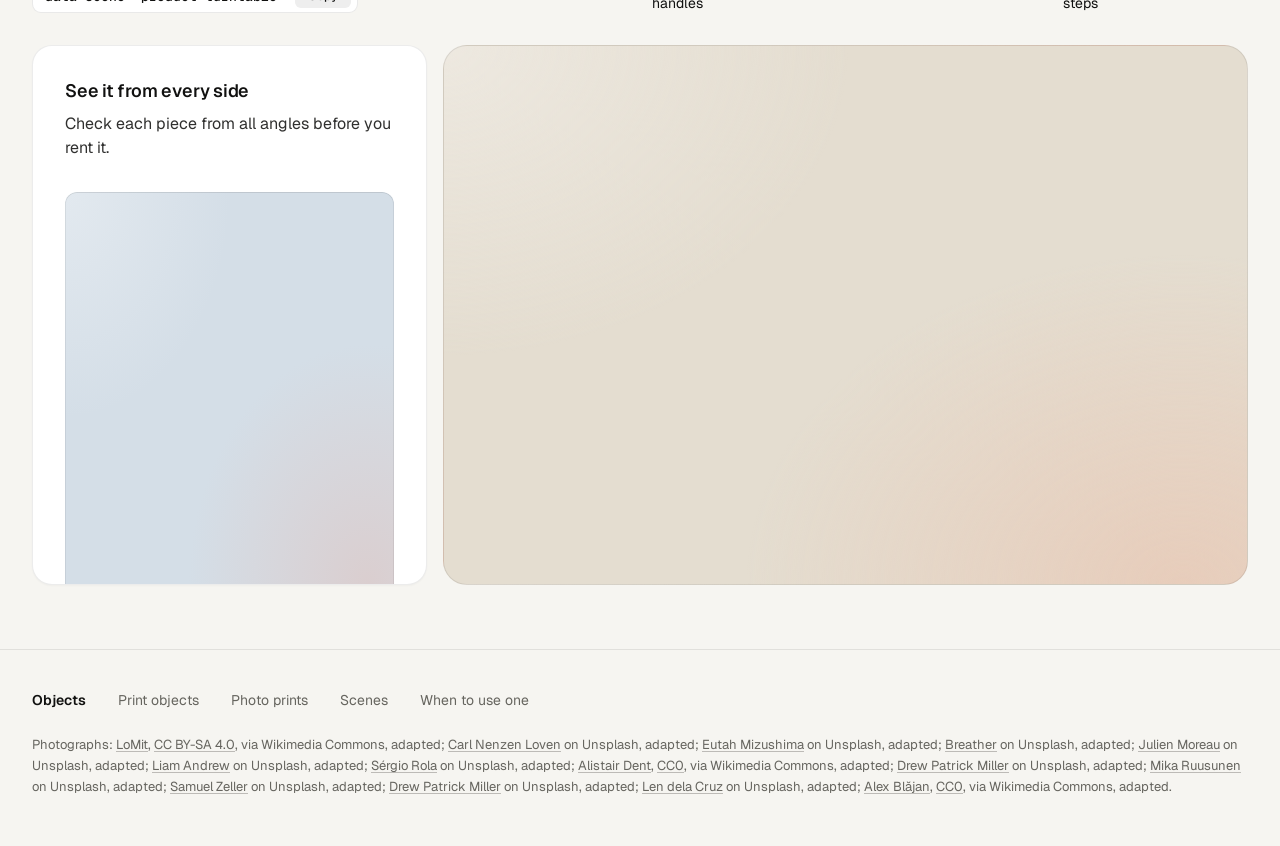
<file: .claude/skills/design-taste-frontend/assets/objects/index.html>
<!doctype html>
<html lang="en" data-palette="paper">
<head>
<script>window.__tpGlMax = 16;   /* a gallery shows many live effects at once; a page of a site keeps the default 4 (fx.js) */</script>
<meta charset="utf-8">
<meta name="viewport" content="width=device-width, initial-scale=1">
<title>Objects</title>
<meta name="description" content="Thirteen objects for one strong moment a page: products drawn in code, photographs printed by a shader, scenes that answer the pointer.">
<link rel="icon" href="data:,">
<link rel="preconnect" href="https://fonts.googleapis.com">
<link rel="preconnect" href="https://fonts.gstatic.com" crossorigin>
<link href="https://fonts.googleapis.com/css2?family=Geist:wght@300..700&family=Geist+Mono:wght@400;500&display=swap" rel="stylesheet">
<link rel="stylesheet" href="../ui/base.css">
<link rel="stylesheet" href="../ui/cards.css">
<style>
  /* palettes: page tokens, four grounds (--g1 sand, --g2 sky, --g3 sage, --g4 deep) and the globe's sea */
  :root {
    --font-text: "Geist", system-ui, sans-serif; --font-mono: "Geist Mono", ui-monospace, monospace;
    --ease: cubic-bezier(.2, .7, .2, 1);
    --gutter: 32px; --max: 1312px;
  }
  [data-palette="paper"] { --bg: #f6f5f1; --card: #ffffff; --surface: #ffffff; --ink: #111110; --muted: #66655f; --accent: #e5531c; --accent-ink: #ffffff;
    --g1: #e4ddd0; --g2: #d4dee7; --g3: #dbe2d3; --g4: #1a2230; --sea: #2f6aa8; --line: rgb(17 17 16 / 0.09); }
  [data-palette="stone"] { --bg: #e6e5e1; --card: #f3f2ef; --surface: #f3f2ef; --ink: #1a1b1d; --muted: #5d5e62; --accent: #2456d6; --accent-ink: #ffffff;
    --g1: #d6d5d0; --g2: #c9d4df; --g3: #dad3c6; --g4: #1d2633; --sea: #2456d6; --line: rgb(26 27 29 / 0.1); }
  [data-palette="graphite"] { --bg: #0b0b0c; --card: #141416; --surface: #141416; --ink: #f2f2ef; --muted: #96979c; --accent: #ff7a3c; --accent-ink: #120c08;
    --g1: #1e1d1b; --g2: #17202a; --g3: #1b201b; --g4: #23262c; --sea: #4f9be0; --line: rgb(242 242 239 / 0.09); }
  [data-palette="night"] { --bg: #070b14; --card: #0e1420; --surface: #0e1420; --ink: #e9edf3; --muted: #8b94a4; --accent: #5ab9fc; --accent-ink: #07101a;
    --g1: #121a29; --g2: #0f2231; --g3: #16202b; --g4: #1b2536; --sea: #5ab9fc; --line: rgb(233 237 243 / 0.09); }

  * { box-sizing: border-box; }
  html { scroll-padding-top: 64px; }
  html, body { margin: 0; }
  body { font-family: var(--font-text); background: var(--bg); color: var(--ink); -webkit-font-smoothing: antialiased; font-size: 16px; line-height: 1.5;
    transition: background-color 320ms var(--ease), color 320ms var(--ease); }
  a { color: inherit; }
  .wrap { max-width: var(--max); margin: 0 auto; padding: 0 var(--gutter); }

  /* ------------------------------------------------ the bar */
  .bar { position: sticky; top: 0; z-index: 30; background: color-mix(in oklab, var(--bg) 84%, transparent); backdrop-filter: blur(16px) saturate(1.2); border-bottom: 1px solid var(--line); }
  .bar__in { height: 64px; display: flex; align-items: center; gap: 32px; }
  .brand { display: inline-flex; align-items: center; gap: 10px; font-weight: 600; font-size: 15px; letter-spacing: -0.01em; text-decoration: none; }
  .brand svg { width: 22px; height: 22px; }
  .brand svg .a { fill: var(--accent); transition: transform 420ms var(--ease); transform-origin: 11px 11px; }
  .brand:hover svg .a { transform: rotate(90deg); }
  .nav { display: flex; gap: 24px; font-size: 14px; }
  .nav a { position: relative; text-decoration: none; color: var(--muted); transition: color 180ms ease; padding: 6px 0; }
  .nav a::after { content: ""; position: absolute; left: 0; right: 0; bottom: 0; height: 1px; background: currentColor; transform: scaleX(0); transform-origin: left; transition: transform 260ms var(--ease); }
  .nav a:hover { color: var(--ink); }
  .nav a:hover::after { transform: scaleX(1); }
  .sp { flex: 1; }
  .swatches { display: flex; align-items: center; gap: 6px; padding: 4px; border-radius: 999px; border: 1px solid var(--line); background: var(--card); }
  .sw { position: relative; width: 26px; height: 26px; border-radius: 50%; border: 0; padding: 0; cursor: pointer; background: linear-gradient(135deg, var(--s-bg) 0 50%, var(--s-ac) 50% 100%);
    box-shadow: inset 0 0 0 1px rgb(0 0 0 / 0.12); transition: transform 200ms var(--ease); }
  .sw::after { content: ""; position: absolute; inset: -3px; border-radius: 50%; box-shadow: 0 0 0 1.5px var(--ink); opacity: 0; transform: scale(0.8); transition: opacity 200ms ease, transform 260ms var(--ease); }
  .sw:hover { transform: scale(1.08); }
  .sw:active { transform: scale(0.94); }
  .sw[aria-pressed="true"]::after { opacity: 1; transform: scale(1); }
  .sw:focus-visible { outline: 2px solid var(--ink); outline-offset: 3px; }
  .sw-label { font-size: 13px; color: var(--muted); min-width: 60px; text-align: right; }

  /* ------------------------------------------------ grounds: a soft lit mesh of the ground's own tone, a fine grain */
  .gr, .card > .panel.gr { --calm-k: 0%; background-color: var(--pg);
    background-image:
      radial-gradient(80% 90% at 92% 100%, color-mix(in oklab, var(--accent) 13%, var(--pg)), transparent 68%),
      radial-gradient(70% 80% at 0% 0%, color-mix(in oklab, var(--lift, #ffffff) var(--lift-k, 34%), var(--pg)), transparent 72%); }
  .gr.dk, [data-palette="graphite"] .gr, [data-palette="night"] .gr { --lift: #ffffff; --lift-k: 6%; }
  .grain { position: absolute; inset: 0; z-index: 0; pointer-events: none; opacity: .32; mix-blend-mode: soft-light; border-radius: inherit;
    background-image: url("data:image/svg+xml;utf8,<svg xmlns='http://www.w3.org/2000/svg' width='160' height='160'><filter id='n'><feTurbulence type='fractalNoise' baseFrequency='.85' numOctaves='2' stitchTiles='stitch'/><feColorMatrix values='0 0 0 0 .5  0 0 0 0 .5  0 0 0 0 .5  0 0 0 .9 0'/></filter><rect width='100%' height='100%' filter='url(%23n)'/></svg>"); }
  .slot { position: absolute; inset: 0; z-index: 1; border-radius: inherit; }
  .slot > .host { position: absolute; inset: 0; border-radius: inherit; overflow: hidden; }

  /* ------------------------------------------------ hero */
  .hero { min-height: calc(100svh - 64px); display: grid; align-items: center; padding: 56px 0; }
  .hero__grid { display: grid; grid-template-columns: repeat(12, minmax(0, 1fr)); gap: 24px; align-items: center; }
  .hero__copy { grid-column: 1 / span 5; }
  .hero h1 { margin: 0; font-size: clamp(44px, 3.4vw + 12px, 72px); line-height: 1.02; letter-spacing: -0.045em; font-weight: 520; text-wrap: balance; }
  .hero__lede { margin: 24px 0 0; font-size: 19px; line-height: 1.5; color: var(--muted); max-width: 40ch; text-wrap: pretty; }
  .index { margin: 40px 0 0; padding: 0; list-style: none; border-top: 1px solid var(--line); max-width: 460px; }
  .index a { display: grid; grid-template-columns: 1fr auto 20px; align-items: center; gap: 16px; padding: 14px 0; border-bottom: 1px solid var(--line); text-decoration: none; font-size: 16px; font-weight: 500; }
  .index a span { font: 500 13px/1 var(--font-mono); color: var(--muted); }
  .index a svg { width: 16px; height: 16px; transition: transform 260ms var(--ease); }
  .index a:hover svg { transform: translateX(4px); }
  .hero__pics { grid-column: 7 / span 6; display: grid; grid-template-columns: 1fr 1fr; gap: 16px; height: min(70svh, 660px); min-height: 440px; }
  .pic { position: relative; overflow: clip; border-radius: 20px; border: 1px solid var(--line); isolation: isolate; }
  .pic img { position: absolute; inset: 0; width: 100%; height: 100%; object-fit: cover; object-position: 50% 42%; display: block; }
  .pic--down { margin-top: 48px; }

  /* ------------------------------------------------ an object, one screen */
  .obj { min-height: calc(100svh - 64px); display: grid; align-content: center; padding: 64px 0; border-top: 1px solid var(--line); }
  .obj__head { display: grid; grid-template-columns: repeat(12, minmax(0, 1fr)); gap: 24px; align-items: end; margin-bottom: 32px; }
  .obj__title { grid-column: 1 / span 5; }
  .obj__n { margin: 0 0 14px; font: 500 13px/1 var(--font-mono); color: var(--muted); display: flex; gap: 10px; align-items: center; }
  .obj__n b { color: var(--ink); font-weight: 500; }
  .obj__n i { width: 6px; height: 6px; border-radius: 50%; background: var(--accent); display: inline-block; }
  .obj h2 { margin: 0; font-size: clamp(34px, 1.9vw + 16px, 52px); line-height: 1.04; letter-spacing: -0.035em; font-weight: 520; text-wrap: balance; }
  .obj__about { grid-column: 7 / span 6; }
  .obj__line { margin: 0; font-size: 17px; line-height: 1.5; color: color-mix(in oklab, var(--ink) 82%, var(--bg)); max-width: 52ch; text-wrap: pretty; }
  .facts { display: grid; grid-template-columns: repeat(3, minmax(0, 1fr)); gap: 20px; margin: 20px 0 0; }
  .facts div { border-top: 1px solid var(--line); padding-top: 10px; }
  .facts dt { font: 500 12px/1 var(--font-mono); color: var(--muted); text-transform: uppercase; letter-spacing: .04em; }
  .facts dd { margin: 8px 0 0; font-size: 14px; line-height: 1.4; }
  .copy { margin-top: 24px; display: inline-flex; align-items: center; gap: 10px; height: 34px; padding: 0 6px 0 12px; border-radius: 9px; border: 1px solid var(--line);
    background: var(--card); color: var(--ink); font: 500 13px/1 var(--font-mono); cursor: pointer; transition: border-color 180ms ease, transform 160ms var(--ease); }
  .copy:hover { border-color: color-mix(in oklab, var(--ink) 24%, transparent); }
  .copy:active { transform: scale(0.97); }
  .copy:focus-visible { outline: 2px solid var(--ink); outline-offset: 2px; }
  .copy em { font-style: normal; display: inline-grid; place-items: center; height: 24px; padding: 0 8px; border-radius: 6px; background: color-mix(in oklab, var(--ink) 7%, transparent); font-family: var(--font-text); font-size: 12px; overflow: hidden; }
  .copy em span { grid-area: 1 / 1; transition: transform 260ms var(--ease), opacity 200ms ease; }
  .copy em span + span { transform: translateY(110%); opacity: 0; }
  .copy.done em span:first-child { transform: translateY(-110%); opacity: 0; }
  .copy.done em span + span { transform: none; opacity: 1; }

  .duo { display: grid; grid-template-columns: repeat(12, minmax(0, 1fr)); gap: 16px; height: clamp(400px, calc(100svh - 360px), 600px); }
  .big { grid-column: 1 / span 8; position: relative; overflow: clip; isolation: isolate; border-radius: 24px; border: 1px solid var(--line); }
  .duo .card { grid-column: 9 / span 4; }
  .obj:nth-of-type(even) .big { grid-column: 5 / span 8; grid-row: 1; }
  .obj:nth-of-type(even) .duo .card { grid-column: 1 / span 4; grid-row: 1; }
  .duo .card > .panel { flex: 1 1 auto; min-height: 0; }

  /* ------------------------------------------------ footer */
  .foot { border-top: 1px solid var(--line); padding: 40px 0 48px; font-size: 14px; color: var(--muted); }
  .foot__row { display: flex; flex-wrap: wrap; gap: 12px 32px; align-items: baseline; }
  .foot__row b { color: var(--ink); font-weight: 600; }
  .foot__row a { text-decoration: none; }
  .foot__row a:hover { color: var(--ink); }
  .credits { margin: 24px 0 0; font-size: 13px; line-height: 1.6; color: var(--muted); }
  .credits a { text-decoration: underline; text-decoration-color: color-mix(in oklab, currentColor 40%, transparent); text-underline-offset: 2px; }

  @media (max-width: 1023px) {
    .hero__copy, .hero__pics { grid-column: 1 / -1; }
    .hero__pics { height: auto; min-height: 0; }
    .pic { aspect-ratio: 3 / 4; }
    .obj__title, .obj__about { grid-column: 1 / -1; }
    .duo { height: auto; grid-template-columns: minmax(0, 1fr); }
    .big, .duo .card, .obj:nth-of-type(even) .big, .obj:nth-of-type(even) .duo .card { grid-column: 1 / -1; grid-row: auto; }
    .big { aspect-ratio: 4 / 3; }
    .duo .card > .panel { flex: none; height: 320px; }
  }
  @media (max-width: 760px) {
    :root { --gutter: 16px; }
    .nav, .sw-label { display: none; }
    .hero { padding: 32px 0 40px; }
    .hero__lede { font-size: 17px; }
    .hero__pics { gap: 10px; }
    .pic { border-radius: 16px; }
    .pic--down { margin-top: 28px; }
    .obj { padding: 72px 0; min-height: 0; }
    .obj .wrap { display: flex; flex-direction: column; }
    .obj__head, .obj__about { display: contents; }
    .obj__title { order: 1; margin-bottom: 16px; }
    .obj__line { order: 2; margin-bottom: 28px; }
    .duo { order: 3; }
    .facts { order: 4; margin-top: 28px; }
    .copy, .index { display: none; }
    .facts { grid-template-columns: minmax(0, 1fr); gap: 0; }
    .facts div { display: grid; grid-template-columns: 96px 1fr; gap: 12px; padding: 10px 0; }
    .facts dd { margin: 0; }
    .big { aspect-ratio: 4 / 5; border-radius: 18px; }
    .duo .card > .panel { height: 300px; }
  }
  @media (prefers-reduced-motion: reduce) { *, *::before, *::after { transition-duration: 0ms !important; } }
</style>
</head>
<body>
<header class="bar">
  <div class="wrap bar__in">
    <a class="brand" href="#top" aria-label="Objects, back to the top">
      <svg viewBox="0 0 22 22" aria-hidden="true"><rect x="1" y="1" width="20" height="20" rx="6" fill="currentColor"/><rect class="a" x="7" y="7" width="8" height="8" rx="2"/></svg>
      Objects
    </a>
    <nav class="nav" aria-label="Families">
      <a href="#print-cup">Print objects</a>
      <a href="#photo-halftone">Photo prints</a>
      <a href="#split-reveal">Scenes</a>
    </nav>
    <span class="sp"></span>
    <span class="sw-label" id="sw-label">Paper</span>
    <div class="swatches" role="group" aria-label="Palette">
      <button type="button" class="sw" data-pal="paper" aria-label="Paper" aria-pressed="true" style="--s-bg:#f6f5f1;--s-ac:#e5531c"></button>
      <button type="button" class="sw" data-pal="stone" aria-label="Stone" aria-pressed="false" style="--s-bg:#e6e5e1;--s-ac:#2456d6"></button>
      <button type="button" class="sw" data-pal="graphite" aria-label="Graphite" aria-pressed="false" style="--s-bg:#141416;--s-ac:#ff7a3c"></button>
      <button type="button" class="sw" data-pal="night" aria-label="Night" aria-pressed="false" style="--s-bg:#0e1420;--s-ac:#5ab9fc"></button>
    </div>
  </div>
</header>

<main id="top">
  <section class="hero">
    <div class="wrap hero__grid">
      <div class="hero__copy">
        <h1>Objects for one strong moment a page.</h1>
        <p class="hero__lede">Products drawn in code, photographs printed by a shader, and scenes that answer the pointer. A photograph leads where there is one. An object leads where there is none.</p>
        <ul class="index">
          <li><a href="#print-cup">Print objects <span>05</span><svg viewBox="0 0 16 16" fill="none" stroke="currentColor" stroke-width="1.5" aria-hidden="true"><path d="M3 8h10M9 4l4 4-4 4"/></svg></a></li>
          <li><a href="#photo-halftone">Photo prints <span>03</span><svg viewBox="0 0 16 16" fill="none" stroke="currentColor" stroke-width="1.5" aria-hidden="true"><path d="M3 8h10M9 4l4 4-4 4"/></svg></a></li>
          <li><a href="#split-reveal">Scenes <span>05</span><svg viewBox="0 0 16 16" fill="none" stroke="currentColor" stroke-width="1.5" aria-hidden="true"><path d="M3 8h10M9 4l4 4-4 4"/></svg></a></li>
        </ul>
      </div>
      <div class="hero__pics">
        <div class="pic"><img src="photo-kit/photos/lamp.jpg" width="1280" height="1757" alt="Cream ceramic table lamp on a glossy side table in low sun" decoding="async"></div>
        <article class="pic pic--down gr" style="--pg: var(--g1)" aria-label="A balanced-arm desk lamp">
          <div class="grain"></div>
          <div class="slot" data-slot='{"kind":"print","id":"print-lamp","place":"card","ground":"g1","params":{"size":1.06,"x":-0.08,"y":-0.2}}'></div>
        </article>
      </div>
    </div>
  </section>

  <!-- ===================================================== print objects -->
  <section class="obj" id="print-cup">
    <div class="wrap">
      <div class="obj__head">
        <div class="obj__title"><p class="obj__n"><i></i><b>01</b> Print object</p><h2>Cup and saucer</h2>
          <button type="button" class="copy" data-copy='<div data-print="print-cup" data-print-place="card"></div>'>data-print="print-cup"<em><span>Copy</span><span>Copied</span></em></button></div>
        <div class="obj__about">
          <p class="obj__line">A porcelain cup of coffee on its saucer, the glaze in your accent. Click it to stir.</p>
          <dl class="facts"><div><dt>Leads</dt><dd>A tableware maker with no photographs</dd></div><div><dt>As a print</dt><dd>A software card about a morning</dd></div><div><dt>GPU</dt><dd>High while it turns, one frame at rest</dd></div></dl>
        </div>
      </div>
      <div class="duo">
        <article class="big gr" style="--pg: var(--g1)"><div class="grain"></div>
          <div class="slot" data-slot='{"kind":"print","id":"print-cup","place":"hero","ground":"g1","params":{"size":0.96,"x":0.16,"y":-0.04}}'></div></article>
        <article class="card"><h3>Morning digest</h3><p>One email at 8:00 with everything that changed overnight.</p>
          <div class="panel gr" style="--pg: var(--g2)"><div class="grain"></div>
            <div class="slot" data-slot='{"kind":"print","id":"print-cup","place":"card","ground":"g2","params":{"effect":"halftone","turn":0}}'></div></div></article>
      </div>
    </div>
  </section>

  <section class="obj" id="print-wheel">
    <div class="wrap">
      <div class="obj__head">
        <div class="obj__title"><p class="obj__n"><i></i><b>02</b> Print object</p><h2>Bicycle wheel</h2>
          <button type="button" class="copy" data-copy='<div data-print="print-wheel" data-print-place="card"></div>'>data-print="print-wheel"<em><span>Copy</span><span>Copied</span></em></button></div>
        <div class="obj__about">
          <p class="obj__line">A road wheel with a tan-wall tyre, an alloy rim and 24 spokes, the hub in your accent. Click it to spin it up.</p>
          <dl class="facts"><div><dt>Leads</dt><dd>A maker of wheels or hubs, never a whole bike</dd></div><div><dt>As a print</dt><dd>A card about speed or a mechanism</dd></div><div><dt>GPU</dt><dd>High while it turns, one frame at rest</dd></div></dl>
        </div>
      </div>
      <div class="duo">
        <article class="big gr" style="--pg: var(--g2)"><div class="grain"></div>
          <div class="slot" data-slot='{"kind":"print","id":"print-wheel","place":"card","ground":"g2","params":{"size":1.34,"x":-0.08,"y":-0.3}}'></div></article>
        <article class="card"><h3>Background sync</h3><p>Runs every five minutes, whether the app is open or not.</p>
          <div class="panel gr" style="--pg: var(--g3)"><div class="grain"></div>
            <div class="slot" data-slot='{"kind":"print","id":"print-wheel","place":"card","ground":"g3","params":{"effect":"halftone","turn":0}}'></div></div></article>
      </div>
    </div>
  </section>

  <section class="obj" id="print-lamp">
    <div class="wrap">
      <div class="obj__head">
        <div class="obj__title"><p class="obj__n"><i></i><b>03</b> Print object</p><h2>Desk lamp</h2>
          <button type="button" class="copy" data-copy='<div data-print="print-lamp" data-print-place="card"></div>'>data-print="print-lamp"<em><span>Copy</span><span>Copied</span></em></button></div>
        <div class="obj__about">
          <p class="obj__line">A balanced-arm desk lamp on chrome springs, the base and shade enamelled in your accent. Click it to switch it on.</p>
          <dl class="facts"><div><dt>Leads</dt><dd>A lighting maker with no photographs</dd></div><div><dt>As a print</dt><dd>A card about focus or working late</dd></div><div><dt>GPU</dt><dd>High while it moves, one frame at rest</dd></div></dl>
        </div>
      </div>
      <div class="duo">
        <article class="big gr" style="--pg: var(--g3)"><div class="grain"></div>
          <div class="slot" data-slot='{"kind":"print","id":"print-lamp","place":"hero","ground":"g3","params":{"size":0.98,"x":0.14,"y":-0.06,"angle":-24}}'></div></article>
        <article class="card"><h3>Focus mode</h3><p>Alerts wait until you switch it off.</p>
          <div class="panel gr dk" style="--pg: var(--g4)"><div class="grain"></div>
            <div class="slot" data-slot='{"kind":"print","id":"print-lamp","place":"card","ground":"g4","params":{"effect":"dither","step":1,"turn":0}}' aria-label="A desk lamp, switched on"></div></div></article>
      </div>
    </div>
  </section>

  <section class="obj" id="print-globe">
    <div class="wrap">
      <div class="obj__head">
        <div class="obj__title"><p class="obj__n"><i></i><b>04</b> Print object</p><h2>Desk globe</h2>
          <button type="button" class="copy" data-copy='<div data-print="print-globe" data-print-place="card" data-print-params=&apos;{"effect":"engrave"}&apos;></div>'>data-print="print-globe"<em><span>Copy</span><span>Copied</span></em></button></div>
        <div class="obj__about">
          <p class="obj__line">A desk globe with the real coastlines, a brass meridian and a walnut stand. Its sea takes a blue or teal accent. Click it to spin.</p>
          <dl class="facts"><div><dt>Leads</dt><dd>A maker of globes or maps</dd></div><div><dt>As a print</dt><dd>A card about regions or shipping</dd></div><div><dt>GPU</dt><dd>High while it turns, one frame at rest</dd></div></dl>
        </div>
      </div>
      <div class="duo">
        <article class="big gr" style="--pg: var(--g2)"><div class="grain"></div>
          <div class="slot" data-slot='{"kind":"print","id":"print-globe","place":"card","ground":"g2","sea":true,"params":{"size":1.3,"x":-0.1,"y":-0.3}}'></div></article>
        <article class="card"><h3>14 regions</h3><p>Pick where your data lives. Move it later in two clicks.</p>
          <div class="panel gr dk" style="--pg: var(--g4)"><div class="grain"></div>
            <div class="slot" data-slot='{"kind":"print","id":"print-globe","place":"card","ground":"g4","sea":true,"params":{"effect":"engrave","turn":0}}'></div></div></article>
      </div>
    </div>
  </section>

  <section class="obj" id="print-cards">
    <div class="wrap">
      <div class="obj__head">
        <div class="obj__title"><p class="obj__n"><i></i><b>05</b> Print object</p><h2>Playing cards</h2>
          <button type="button" class="copy" data-copy='<div data-print="print-cards" data-print-place="card"></div>'>data-print="print-cards"<em><span>Copy</span><span>Copied</span></em></button></div>
        <div class="obj__about">
          <p class="obj__line">A stack of playing cards, the ace of diamonds face up and the backs in your accent. Click to fan them out.</p>
          <dl class="facts"><div><dt>Leads</dt><dd>A maker of card or board games</dd></div><div><dt>As a print</dt><dd>A games card about a hand or a deal</dd></div><div><dt>GPU</dt><dd>High while it moves, one frame at rest</dd></div></dl>
        </div>
      </div>
      <div class="duo">
        <article class="big gr" style="--pg: var(--g3)"><div class="grain"></div>
          <div class="slot" data-slot='{"kind":"print","id":"print-cards","place":"hero","ground":"g3","params":{"size":0.98,"x":0.16,"y":-0.04}}'></div></article>
        <article class="card"><h3>Fair draws</h3><p>Every shuffle is logged, so any player can check a deal.</p>
          <div class="panel gr" style="--pg: var(--g1)"><div class="grain"></div>
            <div class="slot" data-slot='{"kind":"print","id":"print-cards","place":"card","ground":"g1","params":{"effect":"halftone","turn":0}}'></div></div></article>
      </div>
    </div>
  </section>

  <!-- ===================================================== photo prints -->
  <section class="obj" id="photo-halftone">
    <div class="wrap">
      <div class="obj__head">
        <div class="obj__title"><p class="obj__n"><i></i><b>06</b> Photo print</p><h2>Halftone photograph</h2>
          <button type="button" class="copy" data-copy="import print from './assets/objects/photo-halftone/object.js'; print.mount(frame, { palette: fx.readPalette(frame) });">photo-halftone<em><span>Copy</span><span>Copied</span></em></button></div>
        <div class="obj__about">
          <p class="obj__line">One photograph in one ink: round dots on a 45° screen, clean paper in the light. Point at it and a loupe shows its colour.</p>
          <dl class="facts"><div><dt>Use</dt><dd>One photograph band on a design or software page</dd></div><div><dt>Never</dt><dd>A hero photograph, a cafe, a guesthouse</dd></div><div><dt>GPU</dt><dd>Low, one context, still at rest</dd></div></dl>
        </div>
      </div>
      <div class="duo">
        <article class="big gr" style="--pg: var(--g1)">
          <div class="slot" data-slot='{"kind":"photo","id":"photo-halftone","ground":"g1","photo":"concrete"}'></div></article>
        <article class="card"><h3>Screens for print</h3><p>Send any photograph to press as a one-ink halftone.</p>
          <div class="panel gr" style="--pg: var(--g2)">
            <div class="slot" data-slot='{"kind":"photo","id":"photo-halftone","ground":"g2","photo":"lamp","params":{"tint":1}}'></div></div></article>
      </div>
    </div>
  </section>

  <section class="obj" id="photo-engraving">
    <div class="wrap">
      <div class="obj__head">
        <div class="obj__title"><p class="obj__n"><i></i><b>07</b> Photo print</p><h2>Engraved photograph</h2>
          <button type="button" class="copy" data-copy="import print from './assets/objects/photo-engraving/object.js'; print.mount(frame, { palette: fx.readPalette(frame) });">photo-engraving<em><span>Copy</span><span>Copied</span></em></button></div>
        <div class="obj__about">
          <p class="obj__line">Diagonal lines that swell in the shadows and bend over the forms, over a light wash of the photograph's colour. Point at it and the lines part.</p>
          <dl class="facts"><div><dt>Use</dt><dd>A tile whose subject is the photograph</dd></div><div><dt>Never</dt><dd>A hero photograph, a cafe, a guesthouse</dd></div><div><dt>GPU</dt><dd>Low, one context, still at rest</dd></div></dl>
        </div>
      </div>
      <div class="duo">
        <article class="big gr" style="--pg: var(--g2)">
          <div class="slot" data-slot='{"kind":"photo","id":"photo-engraving","ground":"g2","photo":"platform","photoDark":"concrete"}'></div></article>
        <article class="card"><h3>Line art from a photo</h3><p>Turn a product shot into a plate for packaging.</p>
          <div class="panel gr" style="--pg: var(--g3)">
            <div class="slot" data-slot='{"kind":"photo","id":"photo-engraving","ground":"g3","photo":"concrete","photoDark":"room"}'></div></div></article>
      </div>
    </div>
  </section>

  <section class="obj" id="photo-dither">
    <div class="wrap">
      <div class="obj__head">
        <div class="obj__title"><p class="obj__n"><i></i><b>08</b> Photo print</p><h2>Dithered photograph</h2>
          <button type="button" class="copy" data-copy="import print from './assets/objects/photo-dither/object.js'; print.mount(frame, { palette: fx.readPalette(frame) });">photo-dither<em><span>Copy</span><span>Copied</span></em></button></div>
        <div class="obj__about">
          <p class="obj__line">A three-colour grain from the photograph's deepest and most colourful tones. Point at it and the photograph develops through the grain.</p>
          <dl class="facts"><div><dt>Use</dt><dd>A games or AI page's one photograph</dd></div><div><dt>Never</dt><dd>A hero photograph, a cafe, a guesthouse</dd></div><div><dt>GPU</dt><dd>Low, one context, still at rest</dd></div></dl>
        </div>
      </div>
      <div class="duo">
        <article class="big gr" style="--pg: var(--g3)">
          <div class="slot" data-slot='{"kind":"photo","id":"photo-dither","ground":"g3","photo":"room"}'></div></article>
        <article class="card"><h3>Three colours, any picture</h3><p>A grain that keeps a photograph readable in two inks and the paper.</p>
          <div class="panel gr" style="--pg: var(--g1)">
            <div class="slot" data-slot='{"kind":"photo","id":"photo-dither","ground":"g1","photo":"platform"}'></div></div></article>
      </div>
    </div>
  </section>

  <!-- ===================================================== scenes -->
  <section class="obj" id="split-reveal">
    <div class="wrap">
      <div class="obj__head">
        <div class="obj__title"><p class="obj__n"><i></i><b>09</b> Scene</p><h2>Split reveal</h2>
          <button type="button" class="copy" data-copy='<div data-scene="split-reveal" data-scene-src="assets/img/photo.jpg"></div>'>data-scene="split-reveal"<em><span>Copy</span><span>Copied</span></em></button></div>
        <div class="obj__about">
          <p class="obj__line">One photograph, half of it printed as a halftone screen. The line follows the pointer; on a phone it follows a drag.</p>
          <dl class="facts"><div><dt>Use</dt><dd>A photo or design app, a device, a game's key art</dd></div><div><dt>Never</dt><dd>A place, a service, a product page</dd></div><div><dt>GPU</dt><dd>Low, drawn only while the line moves</dd></div></dl>
        </div>
      </div>
      <div class="duo">
        <article class="big gr" style="--pg: var(--g2)">
          <div class="slot" data-slot='{"kind":"scene","id":"split-reveal","ground":"g2","src":"default"}'></div></article>
        <article class="card"><h3>Before and after</h3><p>Drag the line to compare the print with the original.</p>
          <div class="panel gr" style="--pg: var(--g1)">
            <div class="slot" data-slot='{"kind":"scene","id":"split-reveal","ground":"g1","src":"roof","params":{"side":"right","split":0.42}}'></div></div></article>
      </div>
    </div>
  </section>

  <section class="obj" id="dither-sequence">
    <div class="wrap">
      <div class="obj__head">
        <div class="obj__title"><p class="obj__n"><i></i><b>10</b> Scene</p><h2>Dither sequence</h2>
          <button type="button" class="copy" data-copy='<div data-scene="dither-sequence" data-scene-src=&apos;[{"src":"a.jpg"},{"src":"b.jpg"}]&apos;></div>'>data-scene="dither-sequence"<em><span>Copy</span><span>Copied</span></em></button></div>
        <div class="obj__about">
          <p class="obj__line">Two to six photographs that belong together, dithered and cut one to the next like a slow film. Move across it to pick a frame.</p>
          <dl class="facts"><div><dt>Use</dt><dd>A device from several sides, a game's scenes</dd></div><div><dt>Never</dt><dd>A random or mood set of pictures</dd></div><div><dt>GPU</dt><dd>Low, drawn only during a cut</dd></div></dl>
        </div>
      </div>
      <div class="duo">
        <article class="big gr" style="--pg: var(--g3)">
          <div class="slot" data-slot='{"kind":"scene","id":"dither-sequence","ground":"g3","src":"default"}'></div></article>
        <article class="card"><h3>Every version kept</h3><p>Step back through earlier versions of a picture.</p>
          <div class="panel gr" style="--pg: var(--g2)">
            <div class="slot" data-slot='{"kind":"scene","id":"dither-sequence","ground":"g2","src":"spirals","params":{"fit":"contain","autoplay":0}}'></div></div></article>
      </div>
    </div>
  </section>

  <section class="obj" id="dot-object">
    <div class="wrap">
      <div class="obj__head">
        <div class="obj__title"><p class="obj__n"><i></i><b>11</b> Scene</p><h2>Dot object</h2>
          <button type="button" class="copy" data-copy='<div data-scene="dot-object" data-scene-src="assets/img/object-on-white.jpg"></div>'>data-scene="dot-object"<em><span>Copy</span><span>Copied</span></em></button></div>
        <div class="obj__about">
          <p class="obj__line">An object cut out of its photograph and set in dots that keep its tones. Under the pointer the dots take its real colour.</p>
          <dl class="facts"><div><dt>Use</dt><dd>A thing shot on a plain ground, or a cut-out</dd></div><div><dt>Never</dt><dd>A busy or sunlit background</dd></div><div><dt>GPU</dt><dd>Low, one draw call while the loupe moves</dd></div></dl>
        </div>
      </div>
      <div class="duo">
        <article class="big gr" style="--pg: var(--g1)">
          <div class="slot" data-slot='{"kind":"scene","id":"dot-object","ground":"g1","src":"default"}'></div></article>
        <article class="card"><h3>Cut-outs in one click</h3><p>The ground is read from the border and left out.</p>
          <div class="panel gr" style="--pg: var(--g3)">
            <div class="slot" data-slot='{"kind":"scene","id":"dot-object","ground":"g3","src":"dahlia"}'></div></div></article>
      </div>
    </div>
  </section>

  <section class="obj" id="exploded-layers">
    <div class="wrap">
      <div class="obj__head">
        <div class="obj__title"><p class="obj__n"><i></i><b>12</b> Scene</p><h2>Exploded layers</h2>
          <button type="button" class="copy" data-copy='<div data-scene="exploded-layers" data-scene-src="assets/img/photo.jpg" data-scene-params=&apos;{"names":["Photo","Colour","Light","Depth"]}&apos;></div>'>data-scene="exploded-layers"<em><span>Copy</span><span>Copied</span></em></button></div>
        <div class="obj__about">
          <p class="obj__line">One photograph as four printed sheets in perspective. Hover and they open apart, each named in the product's own words.</p>
          <dl class="facts"><div><dt>Use</dt><dd>Software that works in layers: imaging, maps</dd></div><div><dt>Never</dt><dd>Sheets named after the effects</dd></div><div><dt>GPU</dt><dd>Low, drawn only while it opens</dd></div></dl>
        </div>
      </div>
      <div class="duo">
        <article class="big gr" style="--pg: var(--g2)">
          <div class="slot" data-slot='{"kind":"scene","id":"exploded-layers","ground":"g2","src":"default","params":{"names":["Photo","Colour","Light","Depth"]}}'></div></article>
        <article class="card"><h3>Edits you can undo</h3><p>Turn any layer off later without touching the rest.</p>
          <div class="panel gr" style="--pg: var(--g3)">
            <div class="slot" data-slot='{"kind":"scene","id":"exploded-layers","ground":"g3","src":"lattice"}'></div></div></article>
      </div>
    </div>
  </section>

  <section class="obj" id="product-turntable">
    <div class="wrap">
      <div class="obj__head">
        <div class="obj__title"><p class="obj__n"><i></i><b>13</b> Scene</p><h2>Product turntable</h2>
          <button type="button" class="copy" data-copy='<div data-scene="product-turntable" data-scene-params=&apos;{"form":"chair"}&apos;></div>'>data-scene="product-turntable"<em><span>Copy</span><span>Copied</span></em></button></div>
        <div class="obj__about">
          <p class="obj__line">A camera, a chair, a speaker or a cup, stepping round on a studio turntable. Move across it to turn it yourself.</p>
          <dl class="facts"><div><dt>Use</dt><dd>A kind of thing the software handles</dd></div><div><dt>Never</dt><dd>The client's own product</dd></div><div><dt>GPU</dt><dd>Low, drawn only while it steps</dd></div></dl>
        </div>
      </div>
      <div class="duo">
        <article class="big gr" style="--pg: var(--g1)">
          <div class="slot" data-slot='{"kind":"scene","id":"product-turntable","ground":"g1","params":{"form":"camera"}}' aria-label="A camera on a turntable"></div></article>
        <article class="card"><h3>See it from every side</h3><p>Check each piece from all angles before you rent it.</p>
          <div class="panel gr" style="--pg: var(--g2)">
            <div class="slot" data-slot='{"kind":"scene","id":"product-turntable","ground":"g2","params":{"form":"chair","start":-40,"autoplay":0}}' aria-label="A side chair"></div></div></article>
      </div>
    </div>
  </section>
</main>

<footer class="foot">
  <div class="wrap">
    <div class="foot__row">
      <b>Objects</b>
      <a href="_print-core/README.md">Print objects</a>
      <a href="photo-kit/README.md">Photo prints</a>
      <a href="_scenes/README.md">Scenes</a>
      <a href="../../references/effects-objects.md">When to use one</a>
    </div>
    <p class="credits" id="credits"></p>
  </div>
</footer>

<script type="module">
  /*
    The showcase's own mounting: every [data-slot] mounts when it comes near the screen and is destroyed
    when it leaves, and never more than MAX are mounted at once, so the page holds at most 4 live WebGL
    contexts (each mounted object holds one at most; still print objects hold none).
  */
  import fx from '../effects/fx.js';
  import { creditsLine } from './photo-kit/photo.js';
  import { DEFAULT_PHOTO as SPLIT } from './split-reveal/object.js';
  import { DEFAULT_SEQUENCE } from './dither-sequence/object.js';
  import { DEFAULT_PHOTO as TULIP } from './dot-object/object.js';
  import { DEFAULT_PHOTO as MIXER } from './exploded-layers/object.js';

  const MAX = 4, CAP = { print: 4, photo: 3, scene: 4 };
  const root = document.documentElement;
  const q = new URLSearchParams(location.search);
  const U = 'https://unsplash.com/license', CC0 = 'https://creativecommons.org/publicdomain/zero/1.0/';
  const SRC = {
    roof: { id: 618, ratio: 1.5, alt: 'Curving glass and steel lattice roof in black and white', by: 'Mika Ruusunen', licence: 'Unsplash licence', licenceUrl: U, page: 'https://unsplash.com/photos/ypVM8PnygUo' },
    lattice: { id: 893, ratio: 1.5, alt: 'Curved latticed building facade forming sweeping lines', by: 'Samuel Zeller', licence: 'Unsplash licence', licenceUrl: U, page: 'https://unsplash.com/photos/j0g8taxHZa0' },
    spirals: [
      { id: 949, ratio: 0.66, alt: 'A white spiral atrium under a glass dome, seen from below', by: 'Drew Patrick Miller', licence: 'Unsplash licence', licenceUrl: U, page: 'https://unsplash.com/photos/VLT62-JzddA' },
      { id: 679, ratio: 1, alt: 'Spiralling concrete curves around a small round window', by: 'Len dela Cruz', licence: 'Unsplash licence', licenceUrl: U, page: 'https://unsplash.com/photos/ScEKf8u7y-c' },
    ],
    dahlia: { id: 'commons-minimal-orange-dahlia', source: 'commons', ratio: 1.523, width: 5830, focus: [0.5, 0.5], alt: 'An orange dahlia on a black ground', by: 'Alex Blăjan', licence: 'CC0', licenceUrl: CC0,
      url: 'https://upload.wikimedia.org/wikipedia/commons/5/5e/Minimal_orange_dahlia_%28Unsplash%29.jpg', page: 'https://commons.wikimedia.org/wiki/File:Minimal_orange_dahlia_(Unsplash).jpg' },
  };
  const DEFAULTS = { 'split-reveal': SPLIT, 'dither-sequence': DEFAULT_SEQUENCE, 'dot-object': TULIP, 'exploded-layers': MIXER };
  const lib = await fetch(new URL('./photo-kit/photos.json', import.meta.url)).then(r => r.json()).catch(() => ({ photos: [] }));
  const PHOTOS = Object.fromEntries(lib.photos.map(p => [p.key, p]));

  // ---- palette: the page tokens, a ground's paper and an ink that reads on it
  const tok = n => getComputedStyle(root).getPropertyValue(n).trim();
  const lum = hex => { const h = hex.replace('#', ''); const c = [0, 2, 4].map(i => parseInt(h.slice(i, i + 2), 16) / 255); return 0.2126 * c[0] + 0.7152 * c[1] + 0.0722 * c[2]; };
  function paletteFor(cfg) {
    const bg = tok('--' + (cfg.ground || 'g1')), ink = tok('--ink');
    const light = lum(bg) > 0.4, pageLight = lum(ink) < 0.4;
    const gInk = light ? (pageLight ? ink : '#17181b') : (pageLight ? '#eef0f2' : ink);
    return fx.normalizePalette({ bg, surface: bg, ink: gInk, accent: cfg.sea ? tok('--sea') : tok('--accent'), accentInk: tok('--accent-ink') });
  }

  // ---- mounting
  const slots = [...document.querySelectorAll('[data-slot]')];
  const st = new Map(slots.map(el => [el, { cfg: JSON.parse(el.dataset.slot), near: false, ctrl: null, host: null, busy: false }]));
  const mods = new Map();
  const load = id => { if (!mods.has(id)) mods.set(id, import(`./${id}/object.js`).then(m => m.default)); return mods.get(id); };
  // a photo print may name a darker photograph for the dark palettes (a pale one prints as a light plate there)
  const isDark = () => lum(tok('--bg')) < 0.4;
  const photoKey = cfg => (cfg.photoDark && isDark() ? cfg.photoDark : cfg.photo);
  const srcOf = cfg => {
    if (cfg.kind === 'photo') return new URL('./photo-kit/' + PHOTOS[photoKey(cfg)].file, import.meta.url).href;
    if (!cfg.src) return undefined;
    return cfg.src === 'default' ? DEFAULTS[cfg.id] : SRC[cfg.src];
  };
  // a photo print's slot shows its photograph toned into the ground until the print draws, before it
  // mounts too: never an empty panel, even on a slow device
  function underlay(box, cfg) {
    if (cfg.kind !== 'photo') return;
    const p = PHOTOS[photoKey(cfg)];
    Object.assign(box.style, { backgroundColor: 'var(--pg)', backgroundImage: 'url(' + srcOf(cfg) + ')', backgroundSize: 'cover',
      backgroundPosition: (p.focus[0] * 100) + '% ' + (p.focus[1] * 100) + '%', backgroundBlendMode: 'luminosity' });
  }
  async function mount(el) {
    const s = st.get(el);
    s.busy = true;
    try {
      const obj = await load(s.cfg.id);
      if (!s.want) return;
      const host = document.createElement('div');
      host.className = 'host';
      if (el.hasAttribute('aria-label')) host.setAttribute('aria-label', el.getAttribute('aria-label'));
      el.appendChild(host);
      const cfg = s.cfg, palette = paletteFor(cfg);
      let ctrl;
      if (cfg.kind === 'print') ctrl = obj.mount(host, { place: cfg.place, params: cfg.params || {}, palette });
      else if (cfg.kind === 'photo') {
        const p = PHOTOS[photoKey(cfg)];
        s.photo = photoKey(cfg);
        underlay(host, cfg);
        ctrl = obj.mount(host, { palette, src: srcOf(cfg), params: { focusX: p.focus[0], focusY: p.focus[1], ...(cfg.params || {}) } });
      } else ctrl = obj.mount(host, { palette, src: srcOf(cfg), params: cfg.params || {} });
      s.ctrl = ctrl; s.host = host;
    } catch (e) { console.warn('objects:', s.cfg.id, e); }
    finally { s.busy = false; if (!s.want && s.ctrl) unmount(el); schedule(); }
  }
  function unmount(el) {
    const s = st.get(el);
    if (!s.ctrl) return;
    try { s.ctrl.destroy(); } catch (e) { console.warn(e); }
    s.host?.remove();
    s.ctrl = null; s.host = null;
  }
  let queued = 0;
  function reconcile() {
    queued = 0;
    const mid = innerHeight / 2;
    const dist = el => { const r = el.getBoundingClientRect(); return Math.abs((r.top + r.bottom) / 2 - mid); };
    // the nearest first, at most MAX, and at most CAP of one family (photo-kit warns past 3)
    const near = [], kinds = {};
    for (const el of slots.filter(e => st.get(e).near).sort((a, b) => dist(a) - dist(b))) {
      const k = st.get(el).cfg.kind;
      if (near.length < MAX && (kinds[k] || 0) < CAP[k]) { near.push(el); kinds[k] = (kinds[k] || 0) + 1; }
    }
    const want = new Set(near);
    for (const el of slots) { const s = st.get(el); s.want = want.has(el); if (!s.want && s.ctrl && !s.busy) unmount(el); }
    // never more than MAX mounted (or mounting) at once
    let count = slots.filter(el => { const s = st.get(el); return s.ctrl || s.busy; }).length;
    for (const el of near) { const s = st.get(el); if (!s.ctrl && !s.busy && count < MAX) { count++; mount(el); } }
  }
  const schedule = () => { if (!queued) queued = requestAnimationFrame(reconcile); };
  const io = new IntersectionObserver(es => { for (const e of es) st.get(e.target).near = e.isIntersecting; schedule(); }, { rootMargin: '60% 0px' });
  slots.forEach(el => io.observe(el));
  addEventListener('scroll', schedule, { passive: true });
  addEventListener('resize', schedule, { passive: true });

  // ---- palette switch
  const PAL = ['paper', 'stone', 'graphite', 'night'];
  const label = document.getElementById('sw-label');
  function setPalette(name, save) {
    if (!PAL.includes(name)) name = 'paper';
    root.dataset.palette = name;
    for (const b of document.querySelectorAll('[data-pal]')) b.setAttribute('aria-pressed', String(b.dataset.pal === name));
    label.textContent = name[0].toUpperCase() + name.slice(1);
    for (const [el, s] of st) {
      if (s.ctrl && s.cfg.kind === 'photo' && s.photo !== photoKey(s.cfg)) unmount(el);   // its photograph changes: mount it again
      else if (s.ctrl?.setPalette) s.ctrl.setPalette(paletteFor(s.cfg));
    }
    for (const [el, s] of st) underlay(el, s.cfg);
    schedule();
    if (save) try { localStorage.setItem('objects-palette', name); } catch (_) { /* private window */ }
  }
  let saved = null;
  try { saved = localStorage.getItem('objects-palette'); } catch (_) { /* private window */ }
  setPalette(q.get('palette') || saved || 'paper');
  document.querySelector('.swatches').addEventListener('click', e => { const b = e.target.closest('[data-pal]'); if (b) setPalette(b.dataset.pal, true); });

  // ---- copy a mount snippet
  document.addEventListener('click', async e => {
    const b = e.target.closest('.copy');
    if (!b) return;
    try { await navigator.clipboard.writeText(b.dataset.copy); } catch (_) { /* no clipboard: the button still answers */ }
    b.classList.add('done');
    clearTimeout(b._t); b._t = setTimeout(() => b.classList.remove('done'), 1400);
  });

  // ---- the one credit line
  const pk = ['lamp', 'concrete', 'platform', 'room'].map(k => PHOTOS[k]).filter(Boolean).map(p => ({ ...p, adapted: true }));
  const sc = [SPLIT, ...DEFAULT_SEQUENCE, TULIP, MIXER, SRC.roof, SRC.lattice, ...SRC.spirals, SRC.dahlia]
    .map(p => ({ ...p, source: p.source === 'commons' ? 'Wikimedia Commons' : (p.source || 'Unsplash'), adapted: true }));
  const seen = new Set();
  document.getElementById('credits').innerHTML = creditsLine([...pk, ...sc].filter(p => { const k = p.page || p.by; if (seen.has(k)) return false; seen.add(k); return true; }));

  // fetch every object's module and the photographs while the page is idle, so a panel mounts at once
  const prefetch = () => {
    const ids = [...new Set([...st.values()].map(s => s.cfg.id))];
    let i = 0;
    const next = () => { if (i < ids.length) load(ids[i++]).catch(() => {}).finally(() => setTimeout(next, 80)); };
    next();
    for (const p of Object.values(PHOTOS)) { const im = new Image(); im.decoding = 'async'; im.src = new URL('./photo-kit/' + p.file, import.meta.url).href; }
  };
  (window.requestIdleCallback || ((f) => setTimeout(f, 600)))(prefetch, { timeout: 1500 });

  window.__objects = { st, live: () => [...st.values()].filter(s => s.ctrl).length };
  if (document.fonts) await document.fonts.ready;
  root.dataset.ready = '1';
</script>
</body>
</html>
</file>
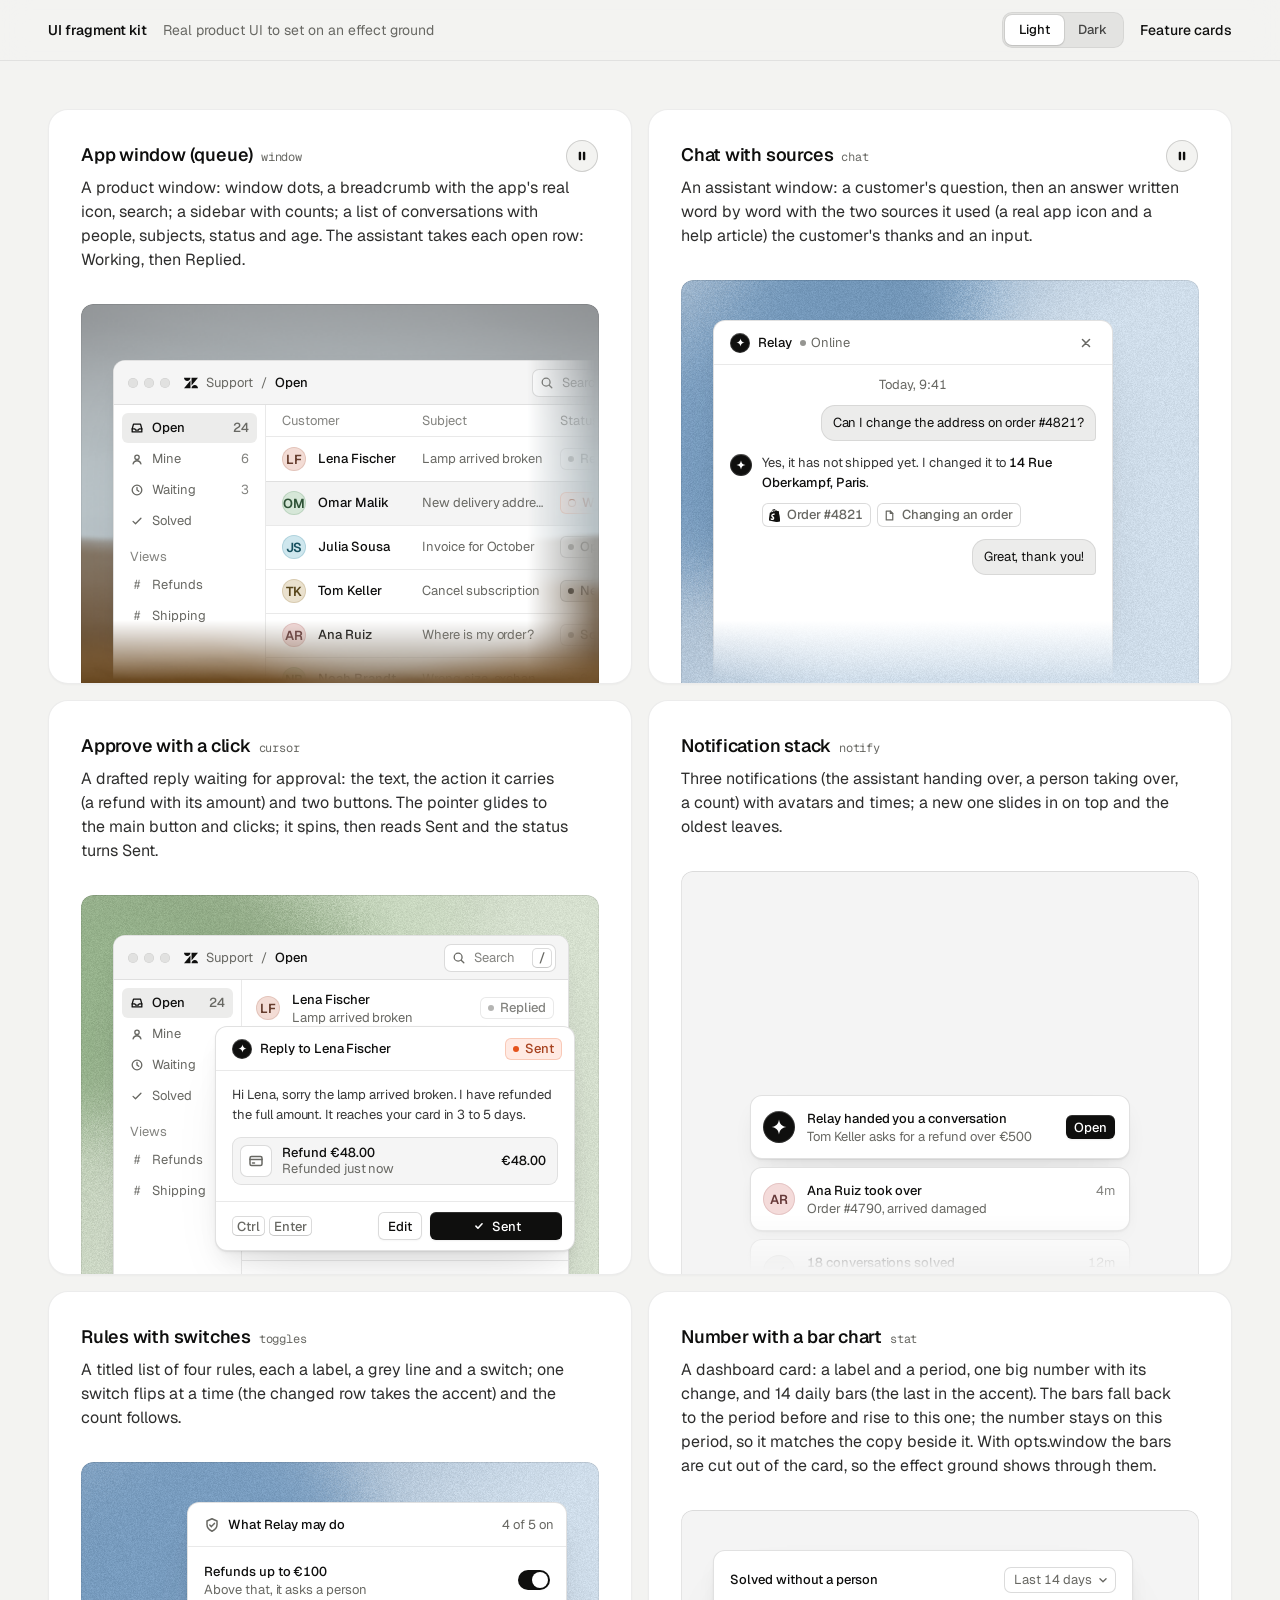
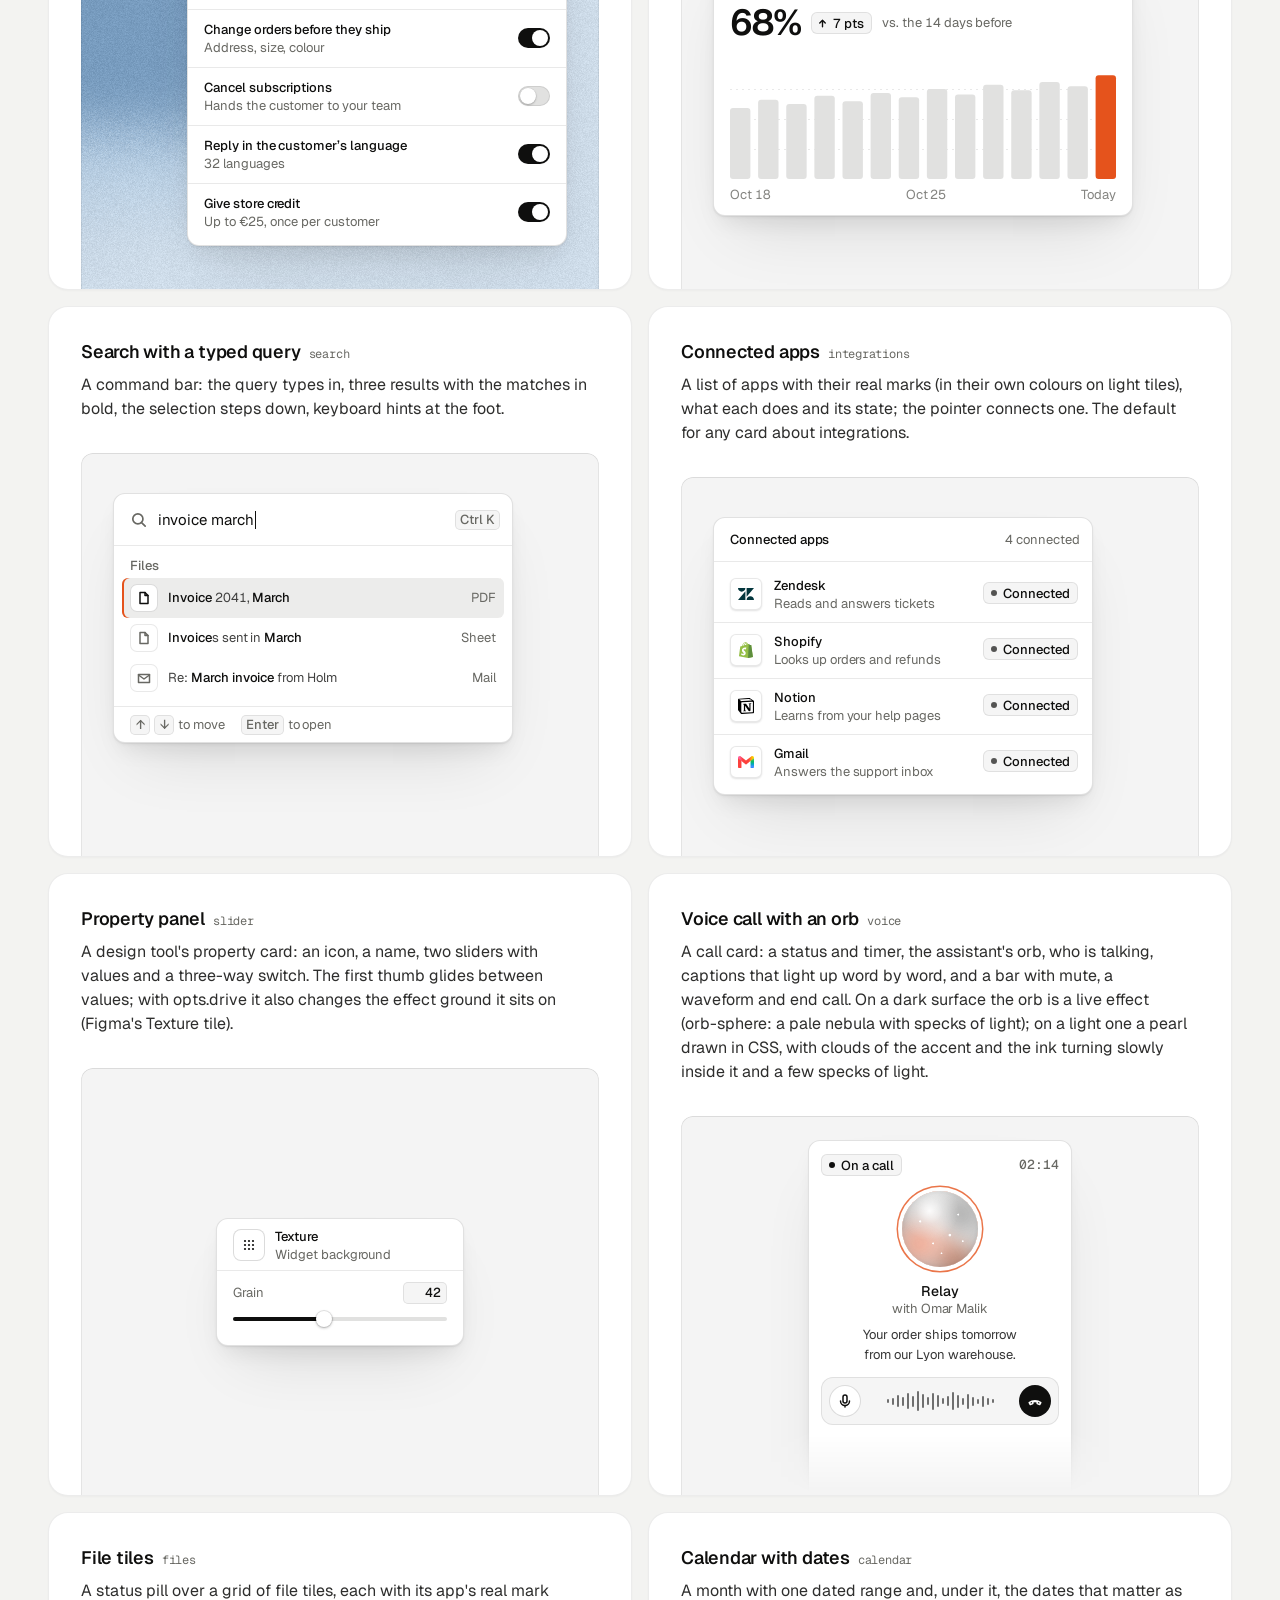
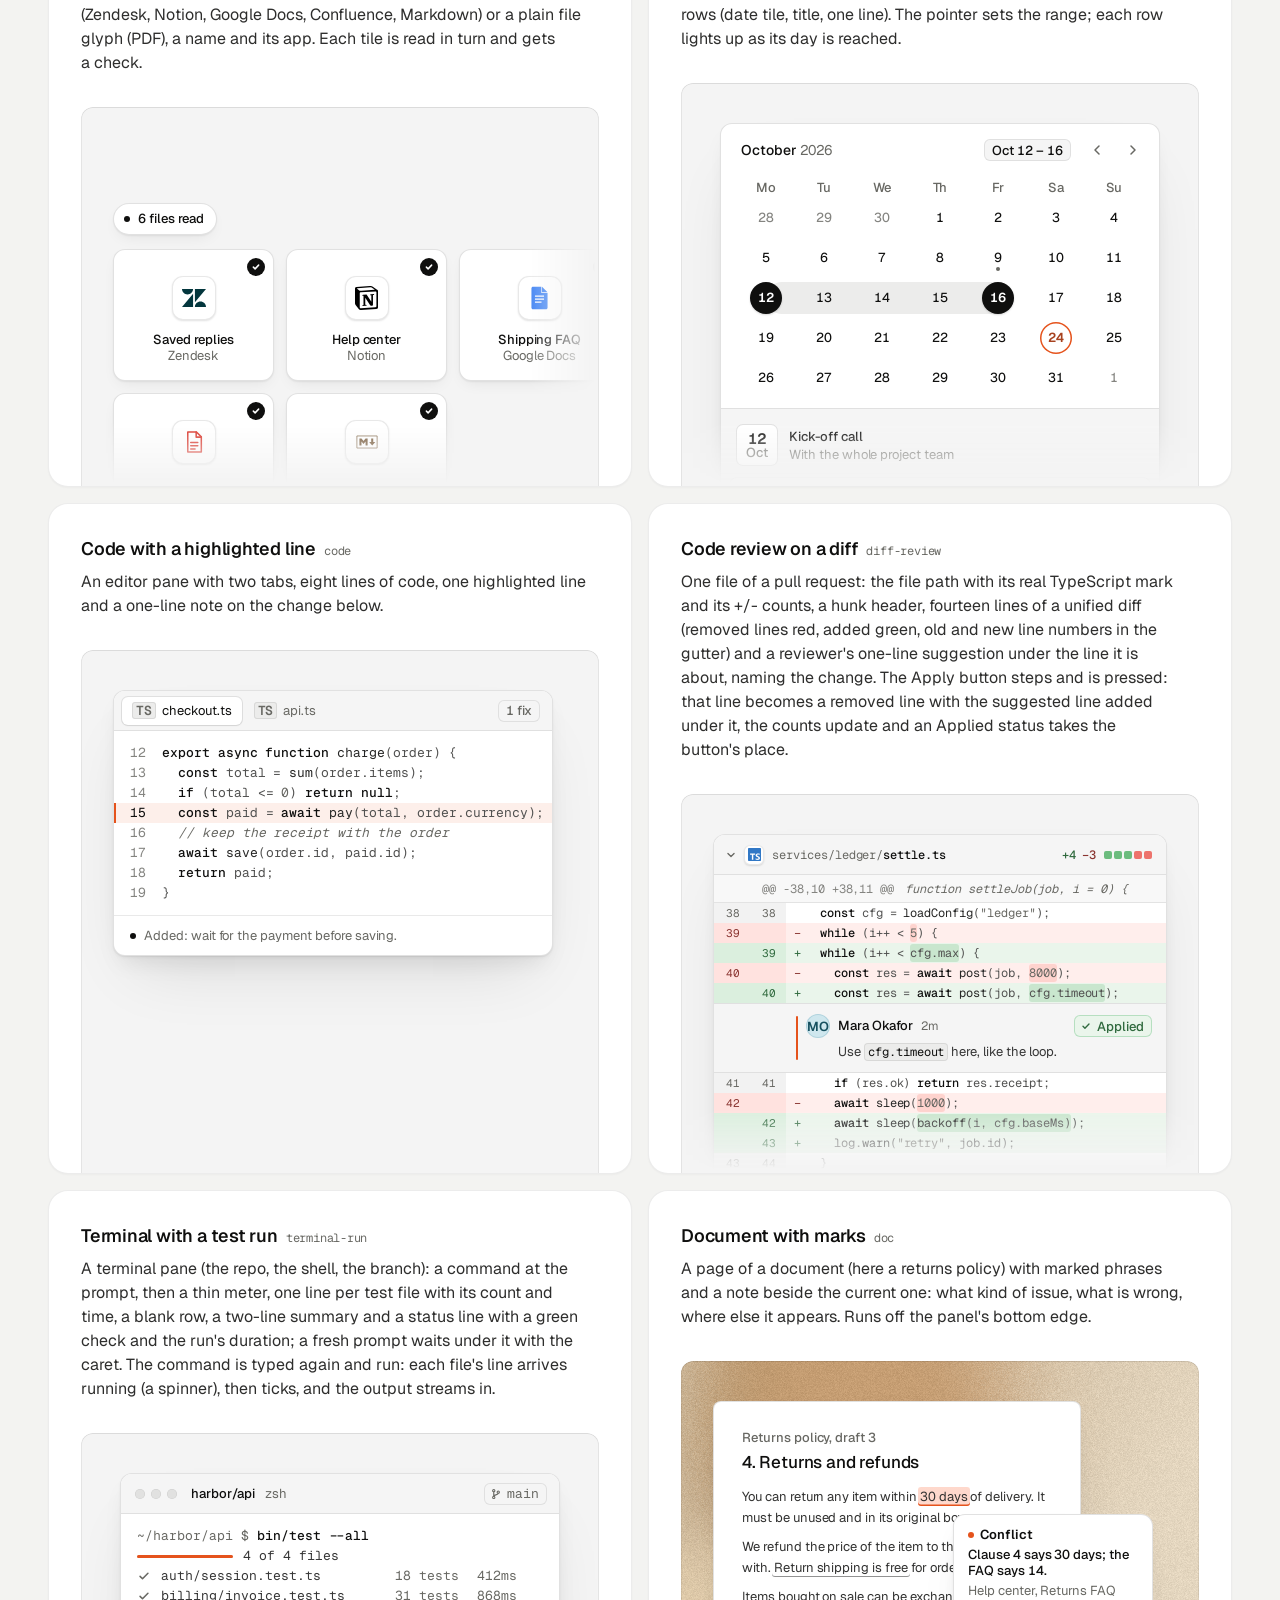
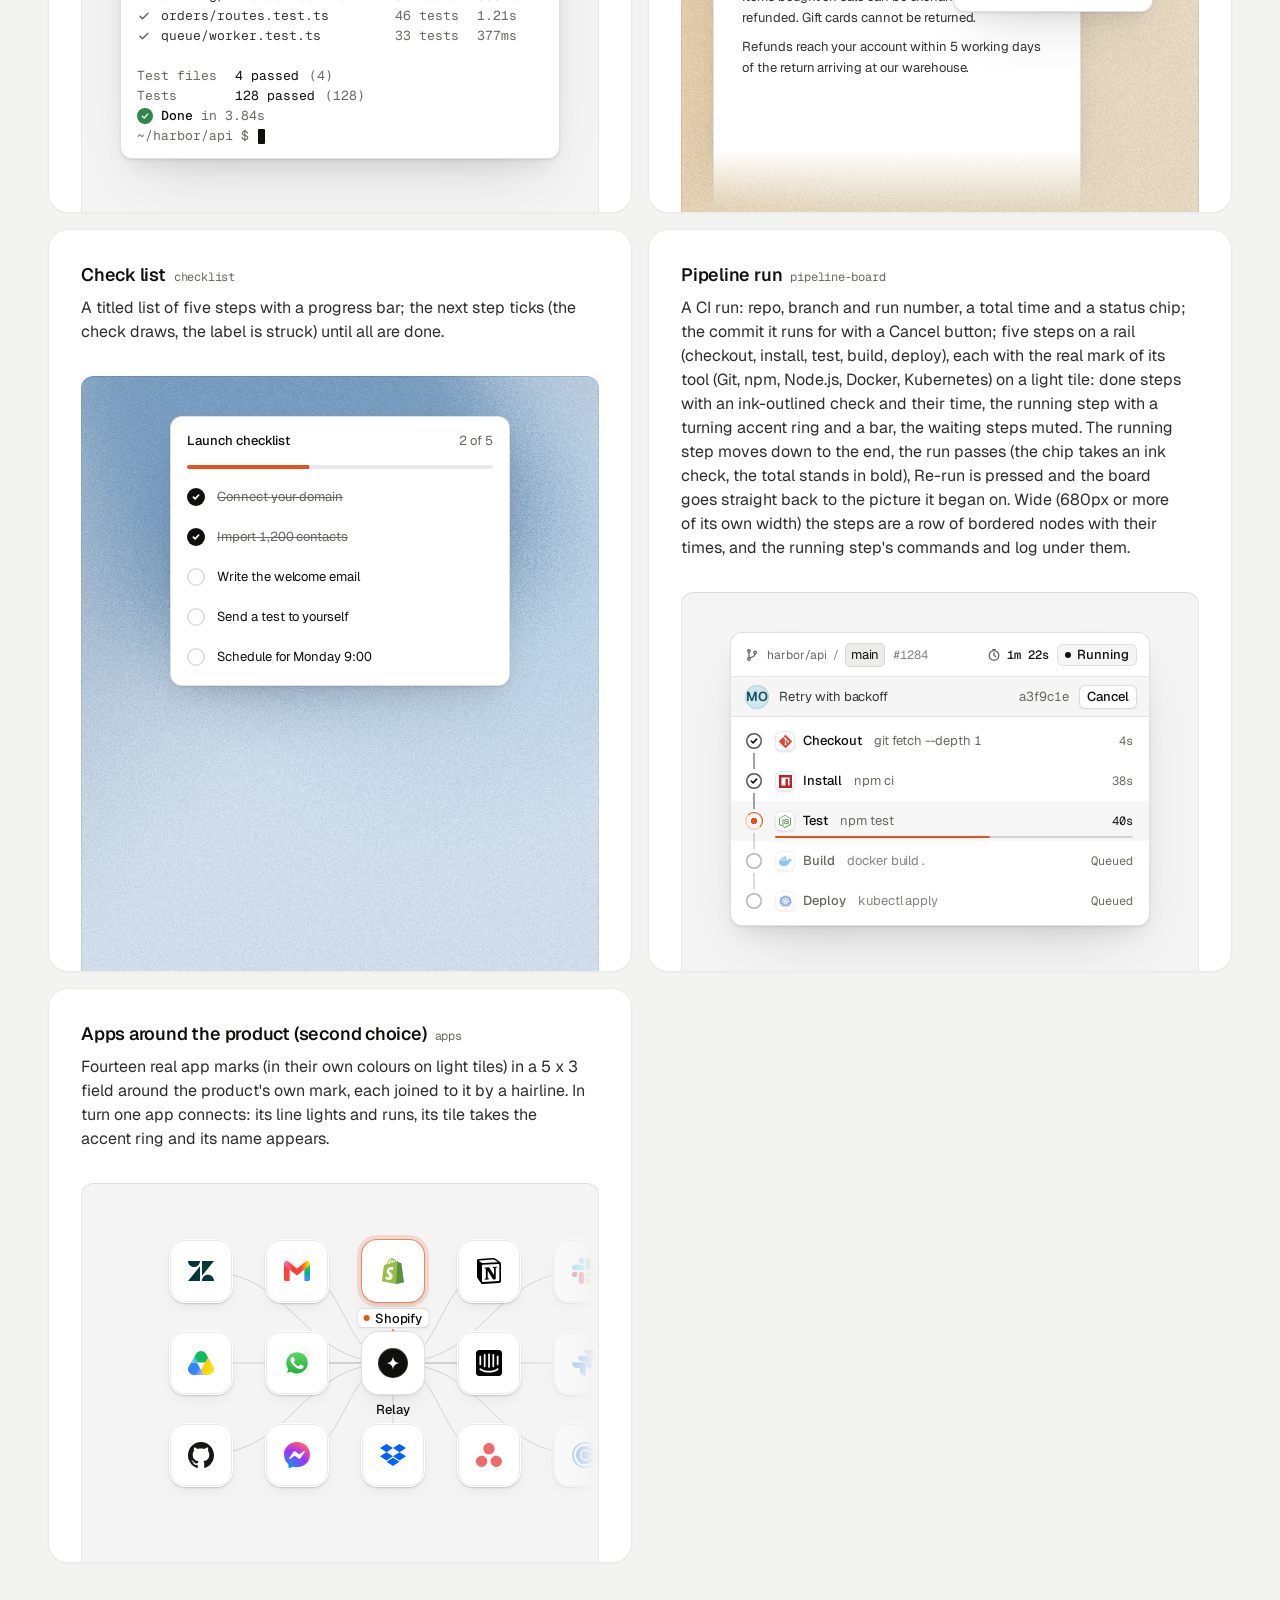
<file: .claude/skills/design-taste-frontend/assets/ui/index.html>
<!doctype html>
<html lang="en" data-theme="light">
<head>
<script>window.__tpGlMax = 16;   /* a gallery shows many live effects at once; a page of a site keeps the default 4 (fx.js) */</script>
<meta charset="utf-8">
<meta name="viewport" content="width=device-width, initial-scale=1">
<title>UI fragment kit</title>
<meta name="description" content="Nineteen pieces of real product UI from the taste-skill kit, each on an effect ground in a feature card.">
<link rel="preconnect" href="https://fonts.googleapis.com">
<link rel="preconnect" href="https://fonts.gstatic.com" crossorigin>
<link href="https://fonts.googleapis.com/css2?family=Geist:wght@300..700&family=Geist+Mono:wght@400;500&display=swap" rel="stylesheet">
<link rel="stylesheet" href="base.css">
<link rel="stylesheet" href="cards.css">
<style>
  :root { --font-text: "Geist", system-ui, sans-serif; --font-display: "Geist", system-ui, sans-serif; --font-mono: "Geist Mono", ui-monospace, monospace; }
  [data-theme="light"] { --bg: #f3f3f1; --card: #ffffff; --ink: #0f0f0e; --muted: #686863; --accent: #e5531c; --accent-ink: #ffffff; --g-bg: #e9e8e4; --g-surface: #f6f5f2; --frag: #ffffff; --warm: #c9a679; }
  [data-theme="dark"] { --bg: #070708; --card: #151517; --ink: #f2f2ef; --muted: #8f9094; --accent: #ff7a3c; --accent-ink: #120c08; --g-bg: #0e0e10; --g-surface: #1b1c1f; --frag: #1c1d20; --warm: #9c9689; }
  * { box-sizing: border-box; }
  html, body { margin: 0; }
  body { font-family: var(--font-text); background: var(--bg); color: var(--ink); -webkit-font-smoothing: antialiased; }
  .panel { --fx-bg: var(--g-bg); --fx-surface: var(--g-surface); --fx-ink: var(--ink); --fx-muted: var(--muted); --fx-accent: var(--hue, var(--warm)); --fx-accent-ink: var(--accent-ink); --calm: var(--g-bg); --p-h: 380px; }
  .top { position: sticky; top: 0; z-index: 20; background: color-mix(in oklab, var(--bg) 86%, transparent); backdrop-filter: blur(14px); -webkit-backdrop-filter: blur(14px); border-bottom: 1px solid color-mix(in oklab, var(--ink) 8%, transparent); }
  .top__in { max-width: 1232px; margin: 0 auto; padding: 0 24px; height: 60px; display: flex; align-items: center; gap: 16px; font-size: 14px; line-height: 20px; }
  .top__in strong { font-weight: 560; }
  .top__in > span { color: var(--muted); }
  .sp { flex: 1; }
  .seg { display: inline-flex; padding: 3px; border-radius: 10px; background: color-mix(in oklab, var(--ink) 6%, var(--bg)); box-shadow: inset 0 0 0 1px color-mix(in oklab, var(--ink) 6%, transparent); }
  .seg button { font: inherit; font-size: 13px; font-weight: 500; border: 0; background: none; color: color-mix(in oklab, var(--ink) 72%, var(--bg)); height: 30px; padding: 0 14px; border-radius: 7px; cursor: pointer; }
  .seg button[aria-pressed="true"] { background: var(--card); color: var(--ink); box-shadow: 0 0 0 1px color-mix(in oklab, var(--ink) 8%, transparent), 0 1px 2px rgb(0 0 0 / .1); }
  .top__in a { color: var(--ink); text-decoration: none; font-weight: 500; }
  main { max-width: 1232px; margin: 0 auto; padding: 48px 24px 96px; }
  .grid { display: grid; grid-template-columns: repeat(2, minmax(0, 1fr)); gap: 16px; }
  .card > h3 code { font: 400 12px/16px var(--font-mono); color: var(--muted); margin-left: 8px; }
  @media (max-width: 860px) { .grid { grid-template-columns: minmax(0, 1fr); } }
  @media (max-width: 600px) { main { padding: 24px 16px 64px; } .top__in { padding: 0 16px; } .top__in > span { display: none; } .panel { --p-h: 340px; } }
</style>
</head>
<body>
<header class="top">
  <div class="top__in">
    <strong>UI fragment kit</strong><span>Real product UI to set on an effect ground</span>
    <span class="sp"></span>
    <div class="seg" role="group" aria-label="Theme"><button type="button" data-mode="light" aria-pressed="true">Light</button><button type="button" data-mode="dark" aria-pressed="false">Dark</button></div>
    <a href="cards.html">Feature cards</a>
  </div>
</header>
<main><div class="grid" id="grid"></div></main>

<script type="module">
  import fx from '../effects/fx.js';
  import ui from './ui.js';
  const index = await fetch('index.json').then(r => r.json());
  // where each one sits, as its meta.json says: anchored at a corner or rising from the bottom and cut by
  // the panel's edge, or whole with 24px or more of ground round it; a fade only where an edge cuts it.
  // Only the compact slider sits in the calm middle (Figma's Texture tile); the cursor dialog is shown
  // where it belongs, over the lower-right edge of a window. [class, fade, style, opts]
  const PLACE = {
    window: ['at-corner', 'stage--fade-br', '--ay:56px'],
    chat: ['at-rise to-edge', 'stage--fade-b'],
    cursor: ['at-over', '', '--bx:24px;--by:24px'],
    notify: ['at-rise fit', 'stage--fade-b', '--ay:calc(100% - 180px);--ay-sm:calc(100% - 180px);--fit-max:380px'],
    toggles: ['at-right', ''],
    stat: ['at-corner', ''],
    search: ['at-corner', ''],
    integrations: ['at-corner', ''],
    slider: ['at-center', '', '', '{"compact":true,"drive":{"param":"grain","min":0.15,"max":0.95}}'],
    voice: ['at-rise to-edge fit', 'stage--fade-b', '--ax:max(24px, 50% - 132px);--ay:24px;--fit-max:264px'],
    files: ['at-corner wide', 'stage--fade-br', '--w:680px;--ay:96px'],
    calendar: ['at-rise fit', 'stage--fade-b', '--fit-max:440px'],
    code: ['at-corner', ''],
    'diff-review': ['at-corner fit', 'stage--fade-b', '--fit-max:480px'],
    'terminal-run': ['at-rise fit', '', '--fit-max:440px'],
    'pipeline-board': ['at-rise fit', '', '--fit-max:420px'],
    doc: ['at-corner to-edge', 'stage--fade-b'],
    checklist: ['at-rise fit', '', '--fit-max:340px'],
    apps: ['at-corner wide', 'stage--fade-br', '--w:560px;--ay:48px'],
  };
  // grounds behind UI are soft lit fields (never a line or dot pattern), on both themes: the bright
  // picture behind dark UI on the dark page, a clear step darker than white UI on the light page
  // the painting stays abstract (a mist over warm sand, level, fully soft) and shows once on the page
  const PAINT = ['painterly-landscape', { blur: 1, brush: 0.35, slope: 0, hillY: 0.3, horizon: 0.62, calm: 0.2, calmX: 0.6, calmY: 0.8, drift: 0, side: 1 }, '{"bg":"#a3b0b6","accent":"#c49a6c"}'];
  const GRAIN = ['grain-gradient', { speed: 0, grainMotion: 0, calm: 0.2, calmX: 0.5, calmY: 0.6, tint: 0.6, contrast: 0.6 }, '{"bg":"#d9ccb7","surface":"#e9e0d2","ink":"#2a2622","muted":"#6f675c","accent":"#a8794a"}'];
  const SKY = [GRAIN[0], GRAIN[1], '{"bg":"#c6d3df","surface":"#d6e0e9","ink":"#25303a","muted":"#5d6873","accent":"#3f6a92"}'];
  const SAGE = [GRAIN[0], GRAIN[1], '{"bg":"#cdd6c6","surface":"#dce3d6","ink":"#262d24","muted":"#5f6a5a","accent":"#6c8e63"}'];
  const GROUND = (m, i) => (m.name === 'slider' ? GRAIN : i === 0 ? PAINT : [GRAIN, SKY, SAGE][i % 3]);
  const q = new URLSearchParams(location.search);
  const grid = document.getElementById('grid');
  grid.innerHTML = index.fragments.map((m, i) => {
    const [at, fade, extra = '', opts = ''] = PLACE[m.name] || ['at-corner', 'stage--fade-br'];
    const [id, params, pal] = GROUND(m, i);
    const w = at === 'at-center' ? '' : ` style="--ax:32px;--ay:40px;${extra}"`;
    const o = opts ? ` data-ui-opts='${opts}'` : '';
    // the cursor is a dialog over a window's edge: the window under it holds still
    const under = m.name === 'cursor' ? `<div class="at-corner" style="--ax:32px;--ay:40px" data-ui-load="window" data-ui-opts='{"compact":true}' data-ui-still></div>` : '';
    return `<article class="card card--row"><h3>${m.title}<code>${m.name}</code></h3><p>${m.shows}</p>
      <div class="panel" data-fx="${id}" data-fx-seed="${(i + 1) * 17}" data-fx-params='${JSON.stringify(params)}' data-fx-palette='${pal}' style="--calm-k:0%">
        <div class="stage ${fade}">${under}<div class="${at}"${w}${o} data-ui-load="${m.name}"></div></div></div></article>`;
  }).join('');
  function setMode(mode) {
    document.documentElement.dataset.theme = mode;
    document.querySelectorAll('.seg button').forEach(b => b.setAttribute('aria-pressed', String(b.dataset.mode === mode)));
  }
  setMode(q.get('mode') === 'dark' ? 'dark' : 'light');
  if (q.has('t')) fx.setClock(+q.get('t'));
  // each ground is drawn once near the screen and kept as a picture (its WebGL context freed), so nineteen
  // panels need one or two contexts, not nineteen
  await Promise.all([ui.loadAll(grid), ui.grounds(grid, fx)]);
  document.documentElement.dataset.ready = '1';
  document.querySelectorAll('.seg button').forEach(b => b.addEventListener('click', async () => {
    setMode(b.dataset.mode);
    for (const el of grid.querySelectorAll('[data-ui]')) el.__ui?.repaint?.();
    await ui.grounds(grid, fx);
  }));
</script>
</body>
</html>
</file>
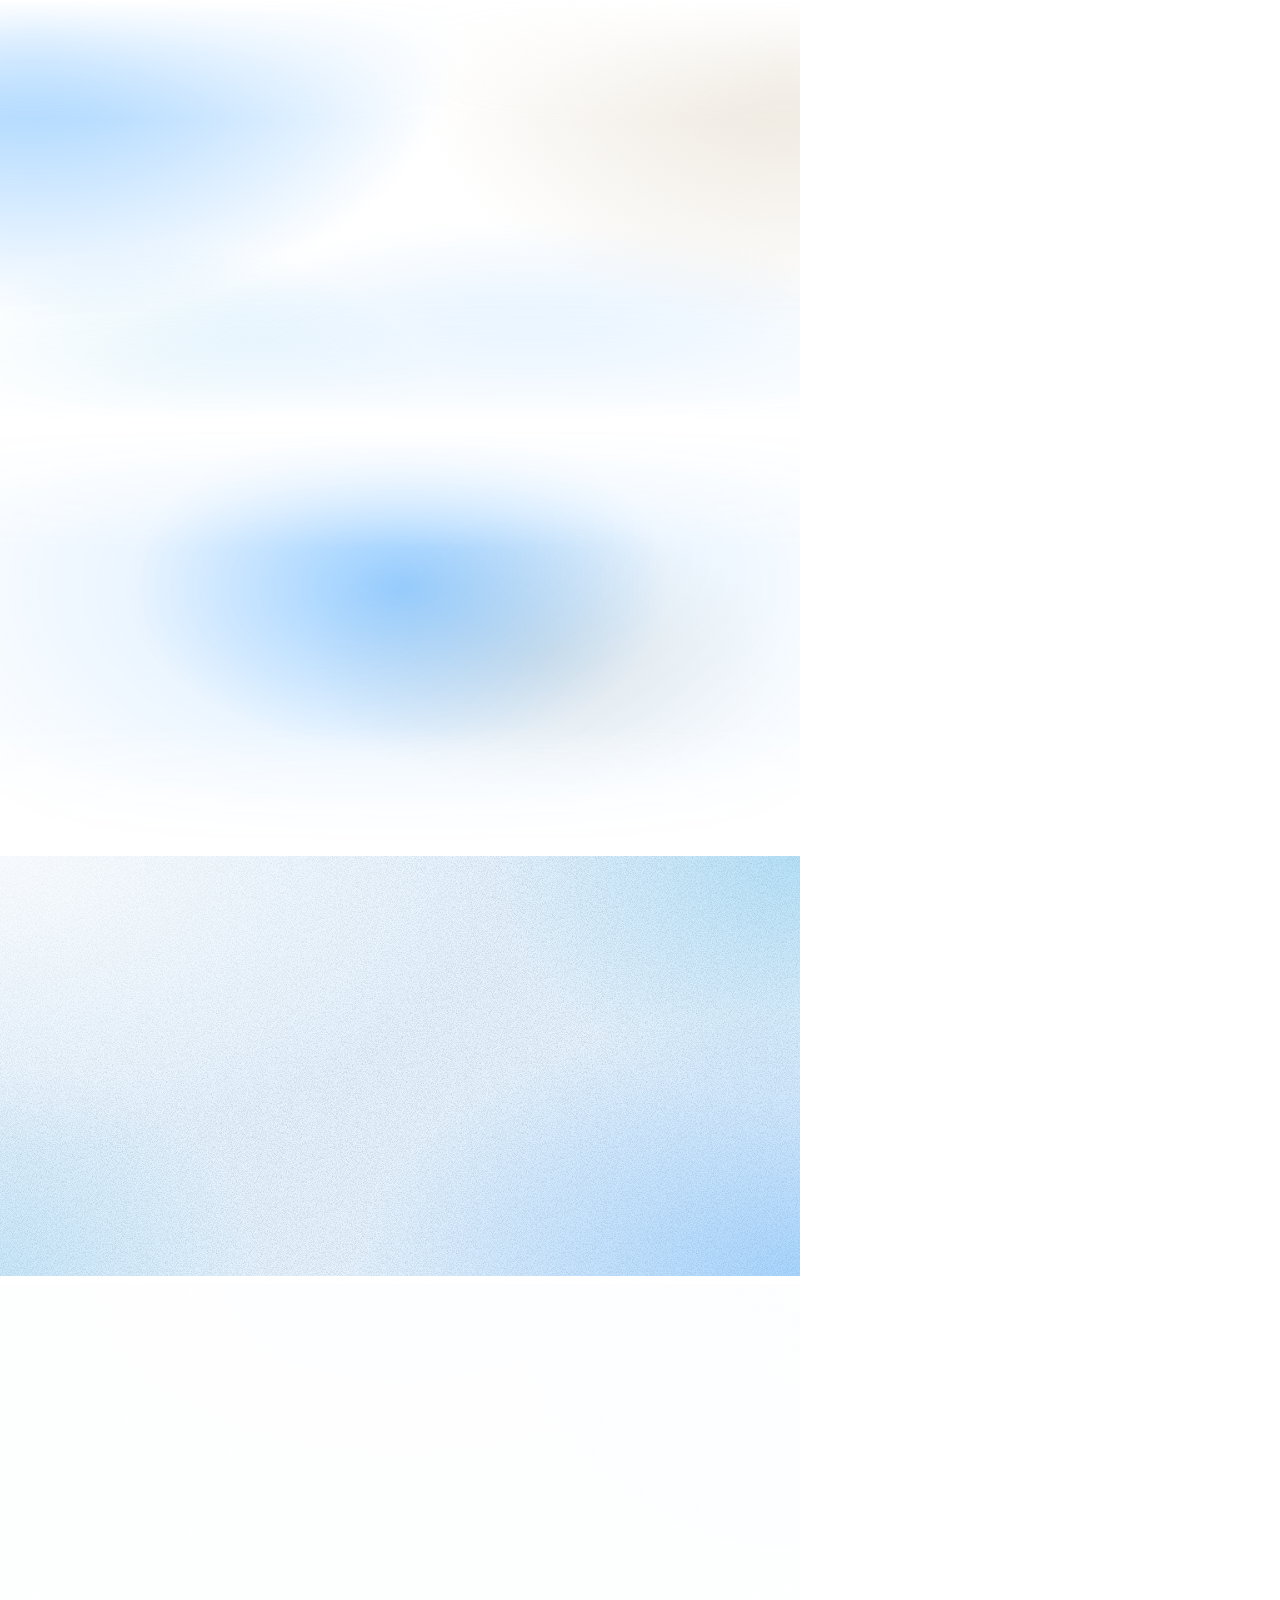
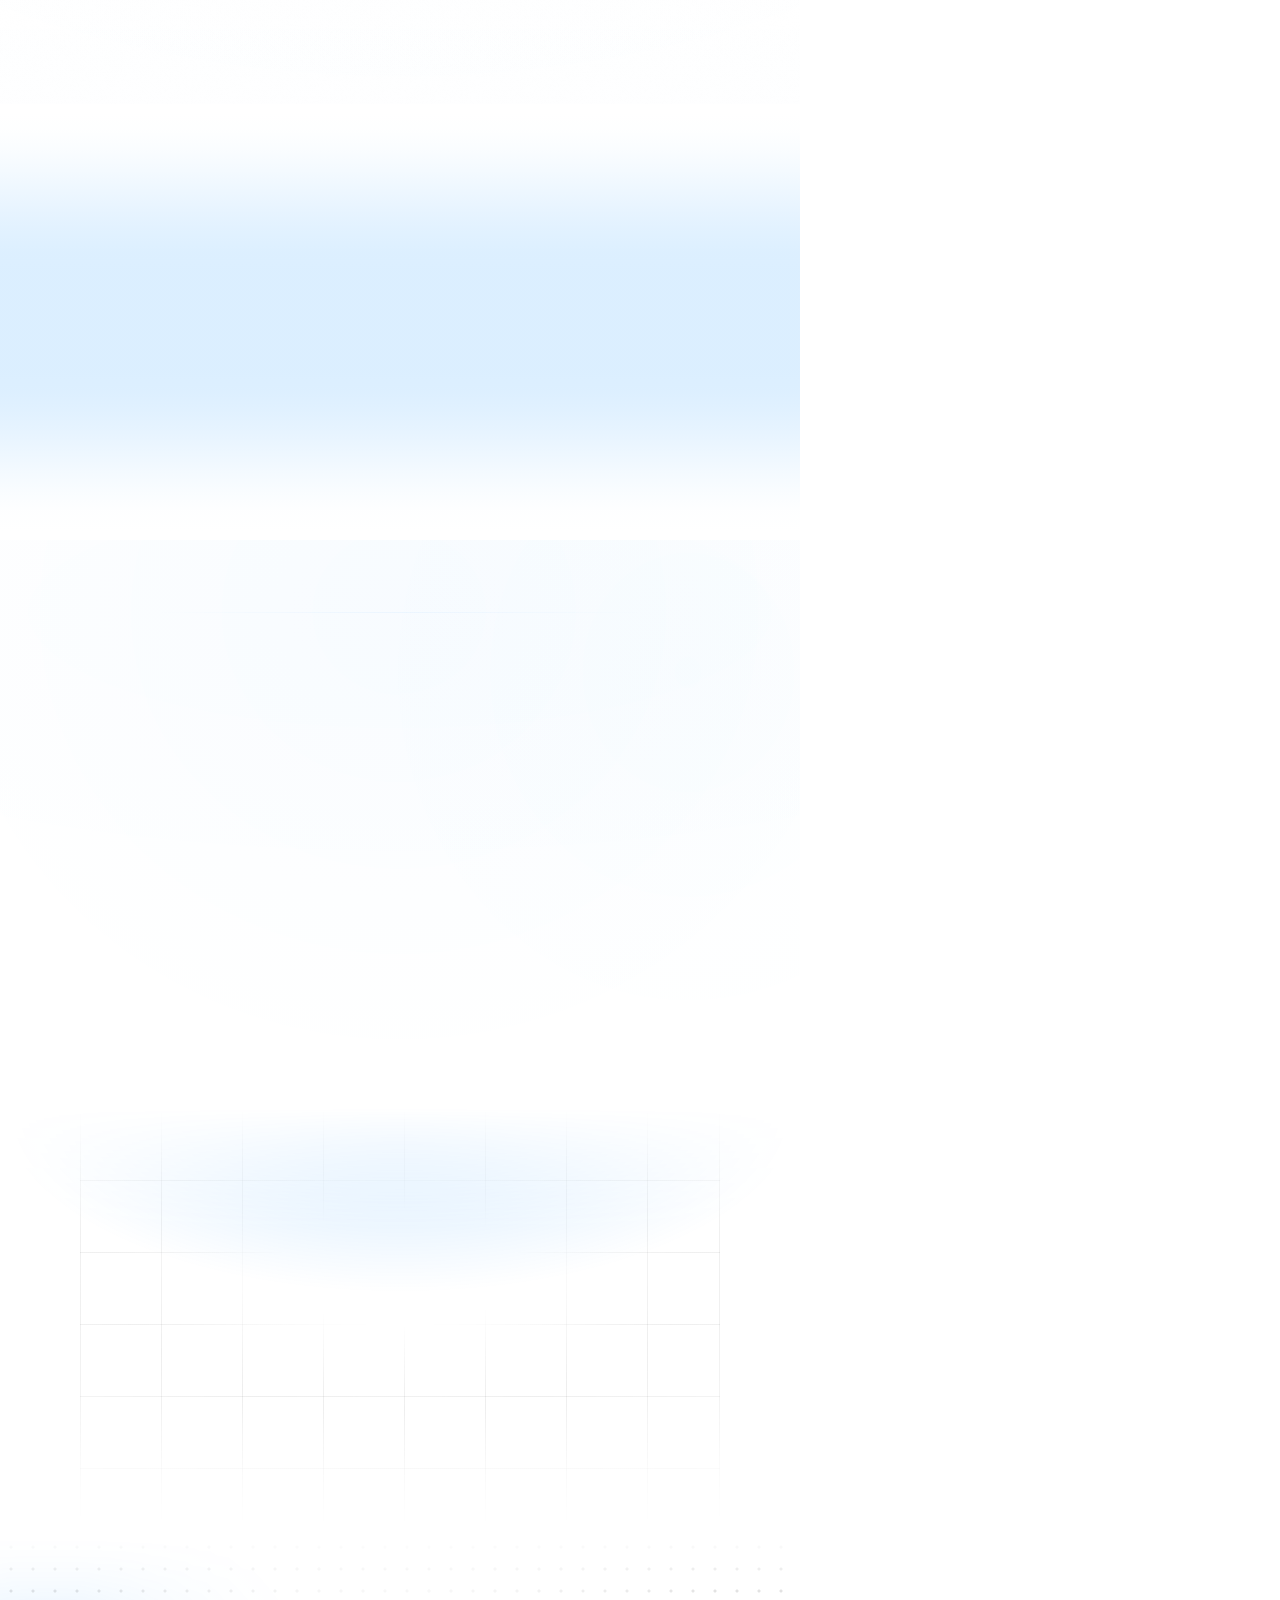
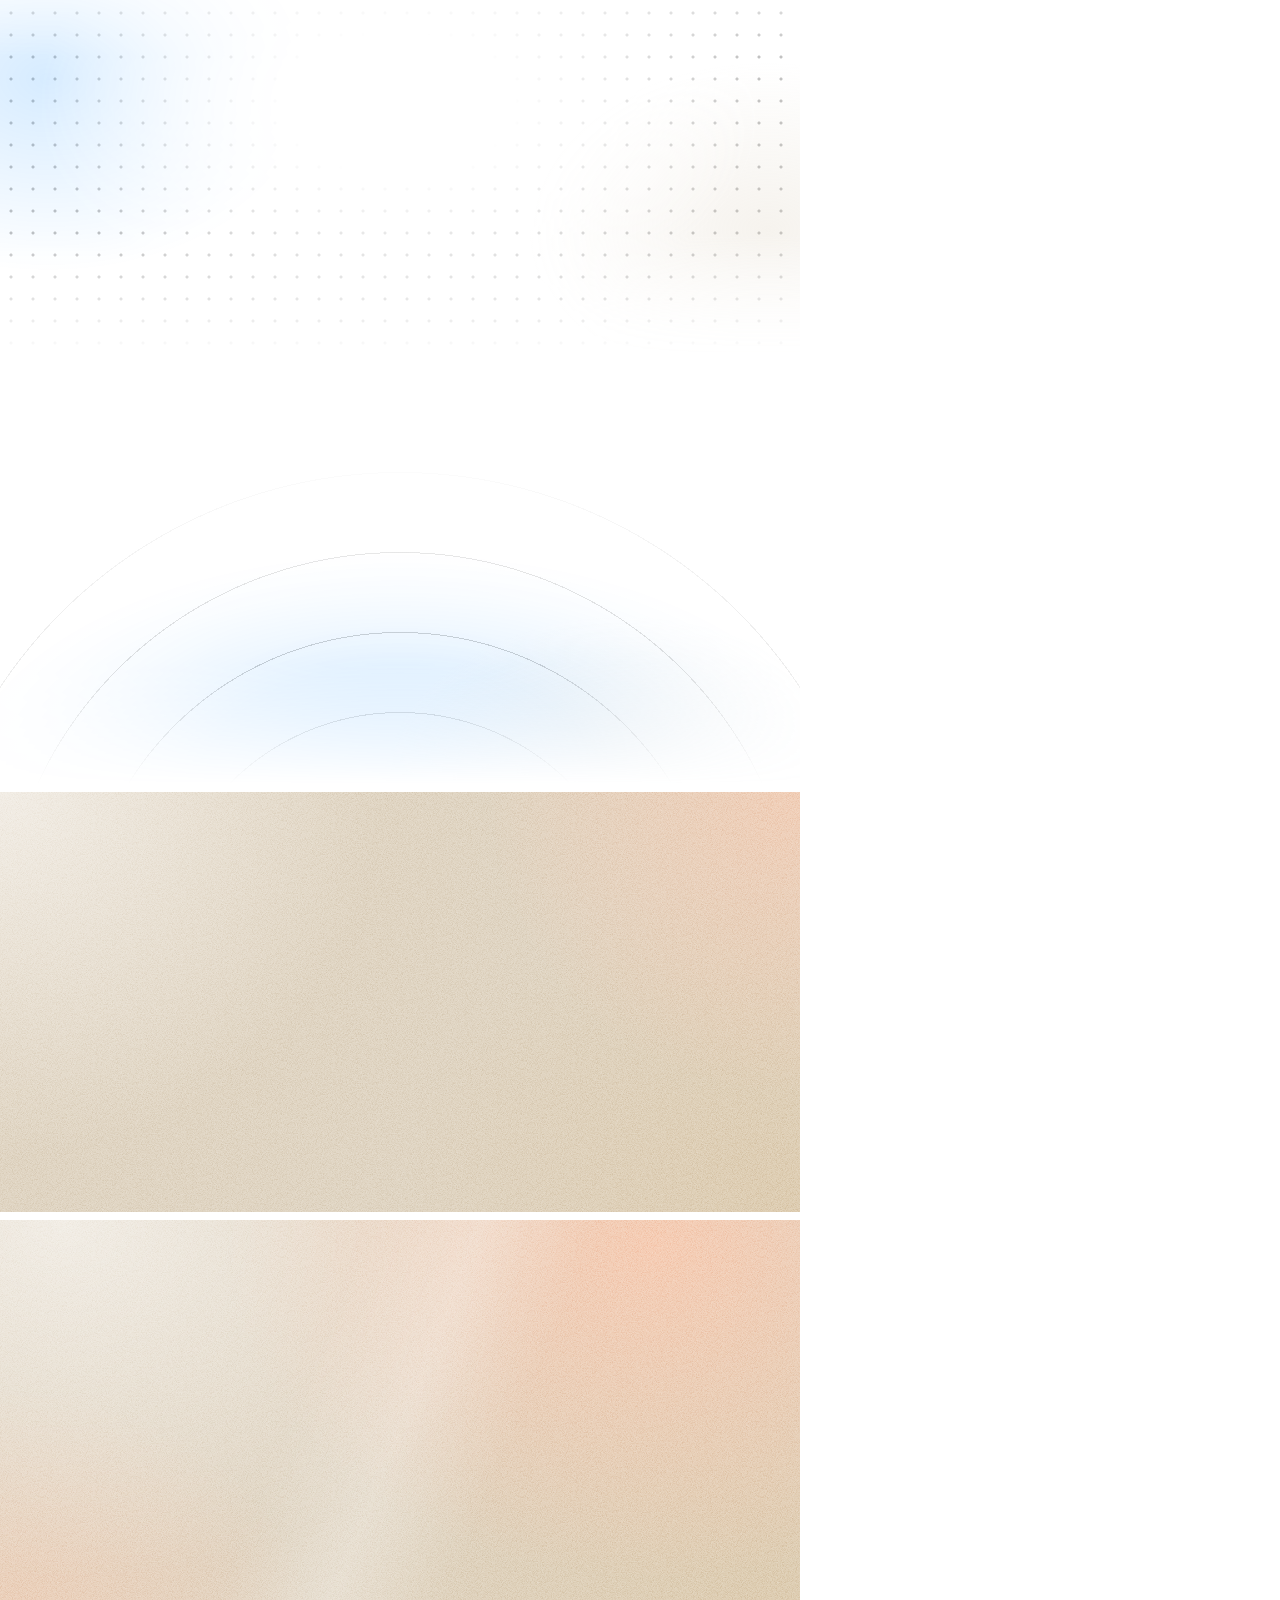
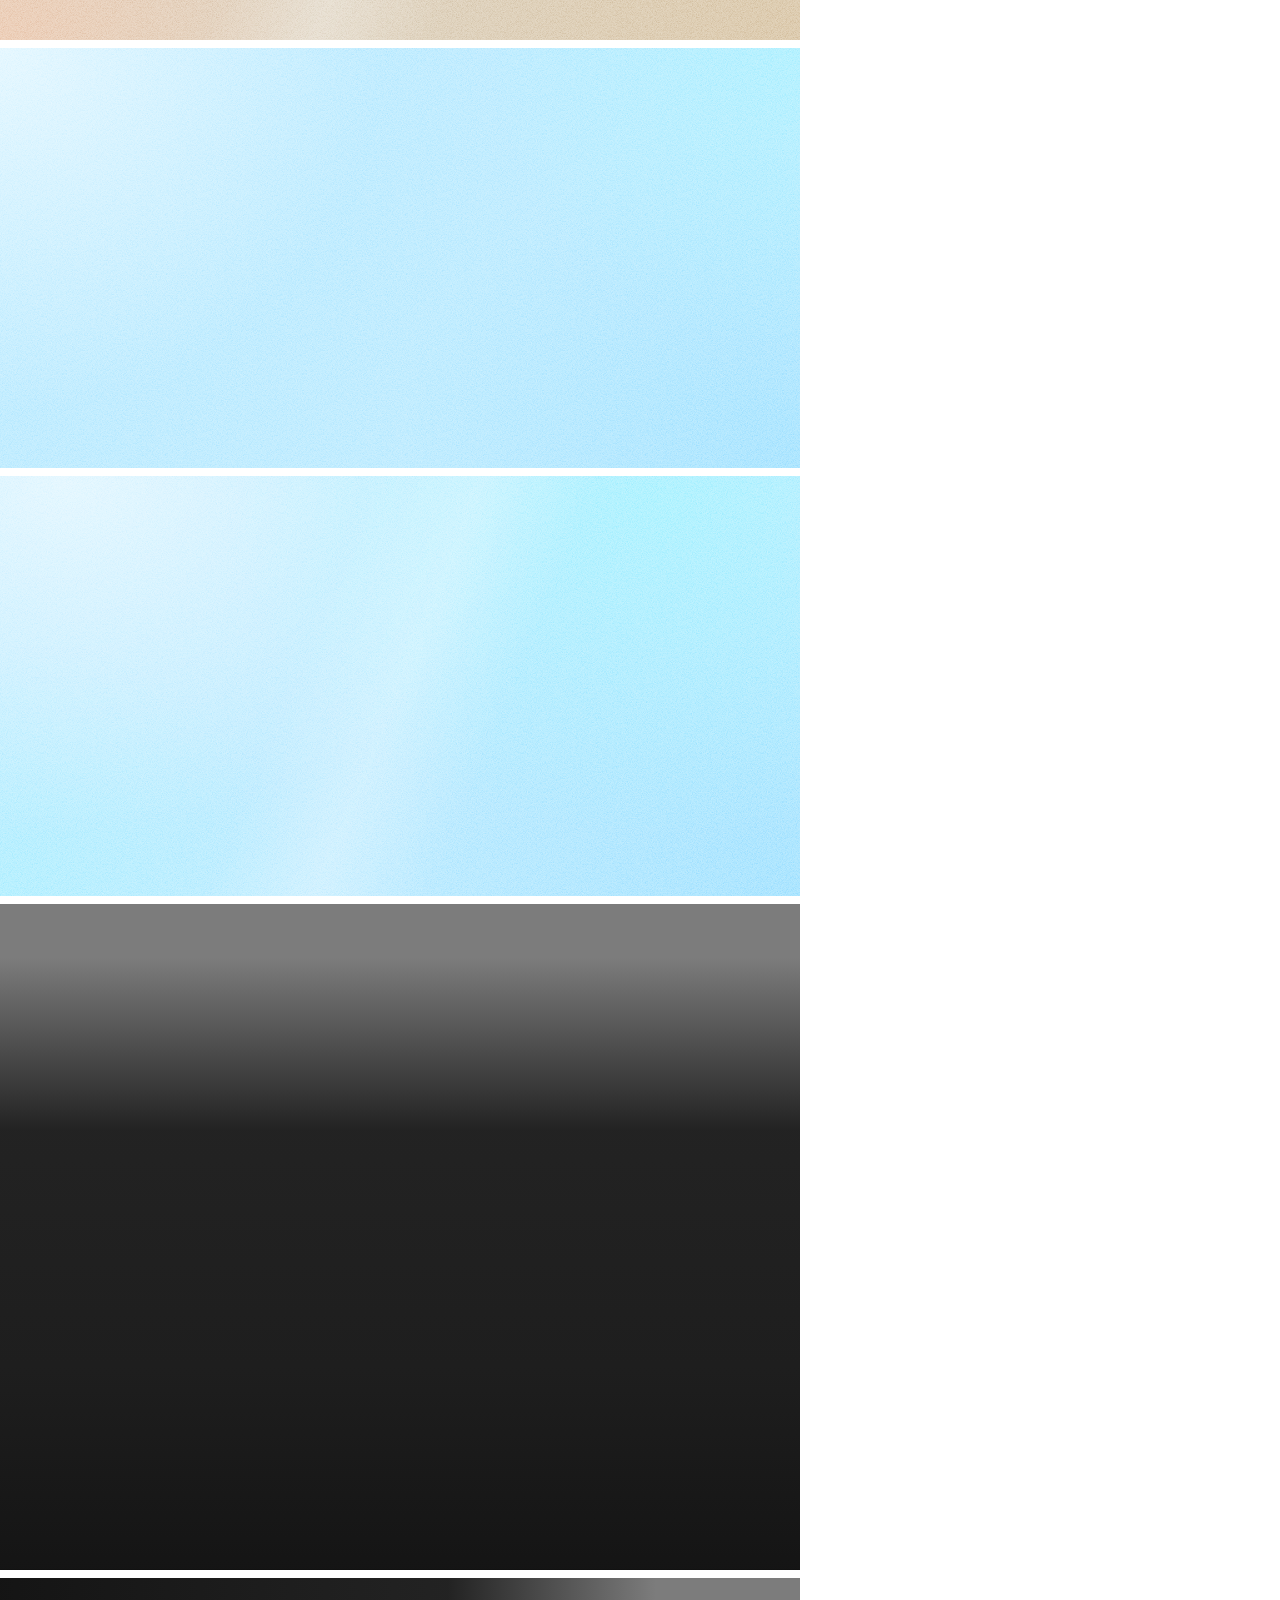
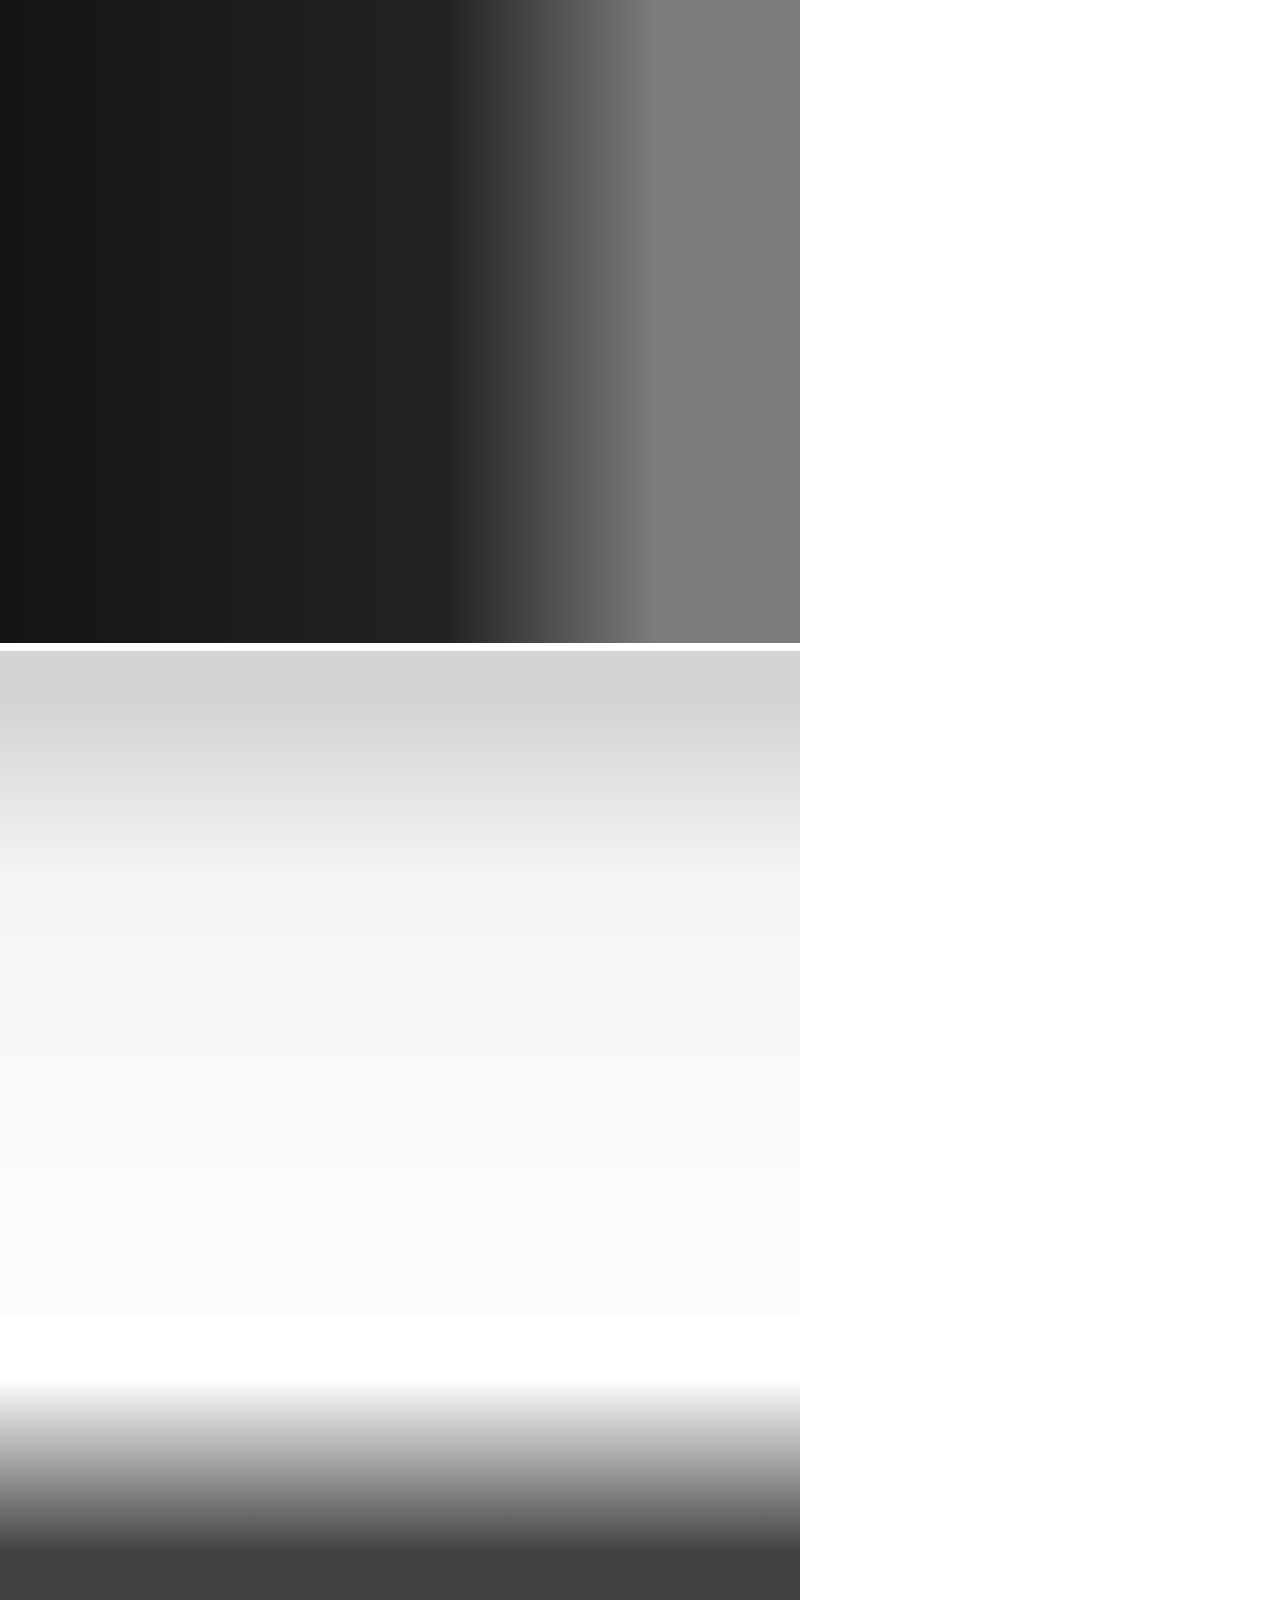
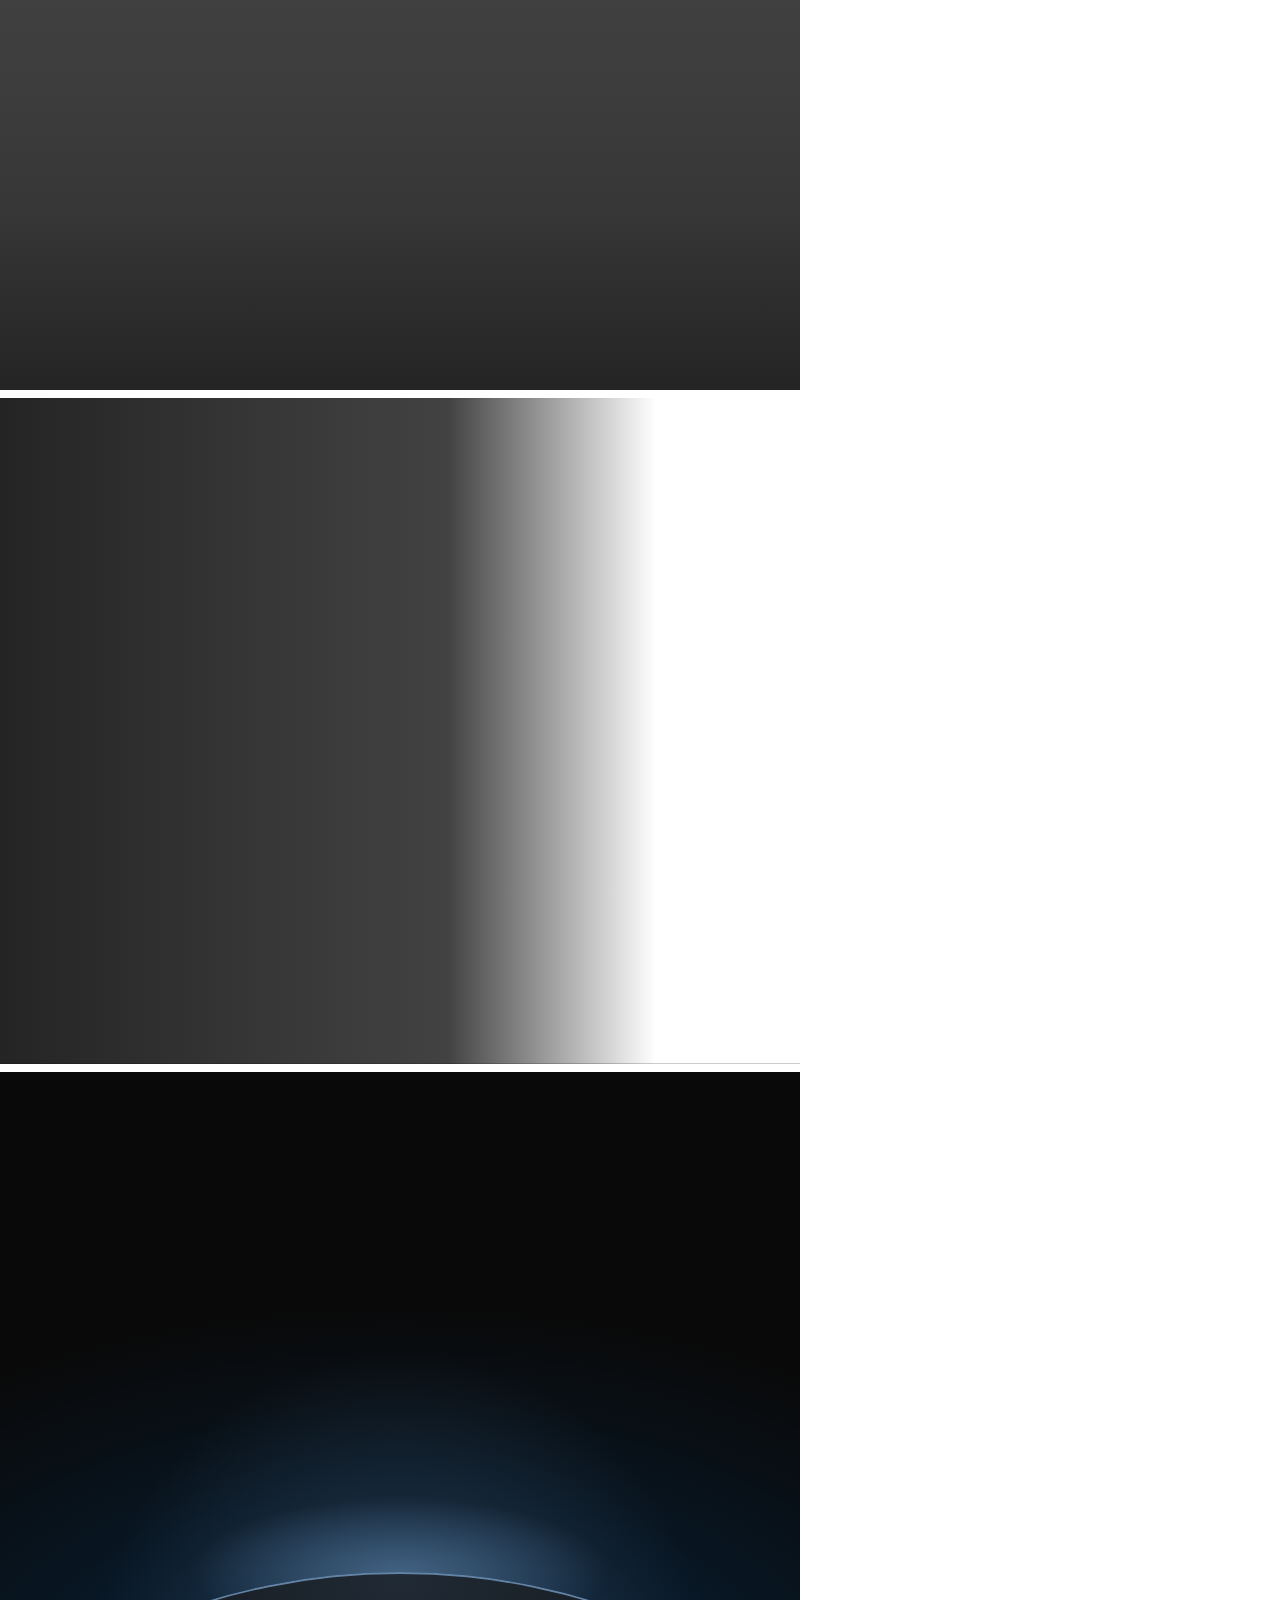
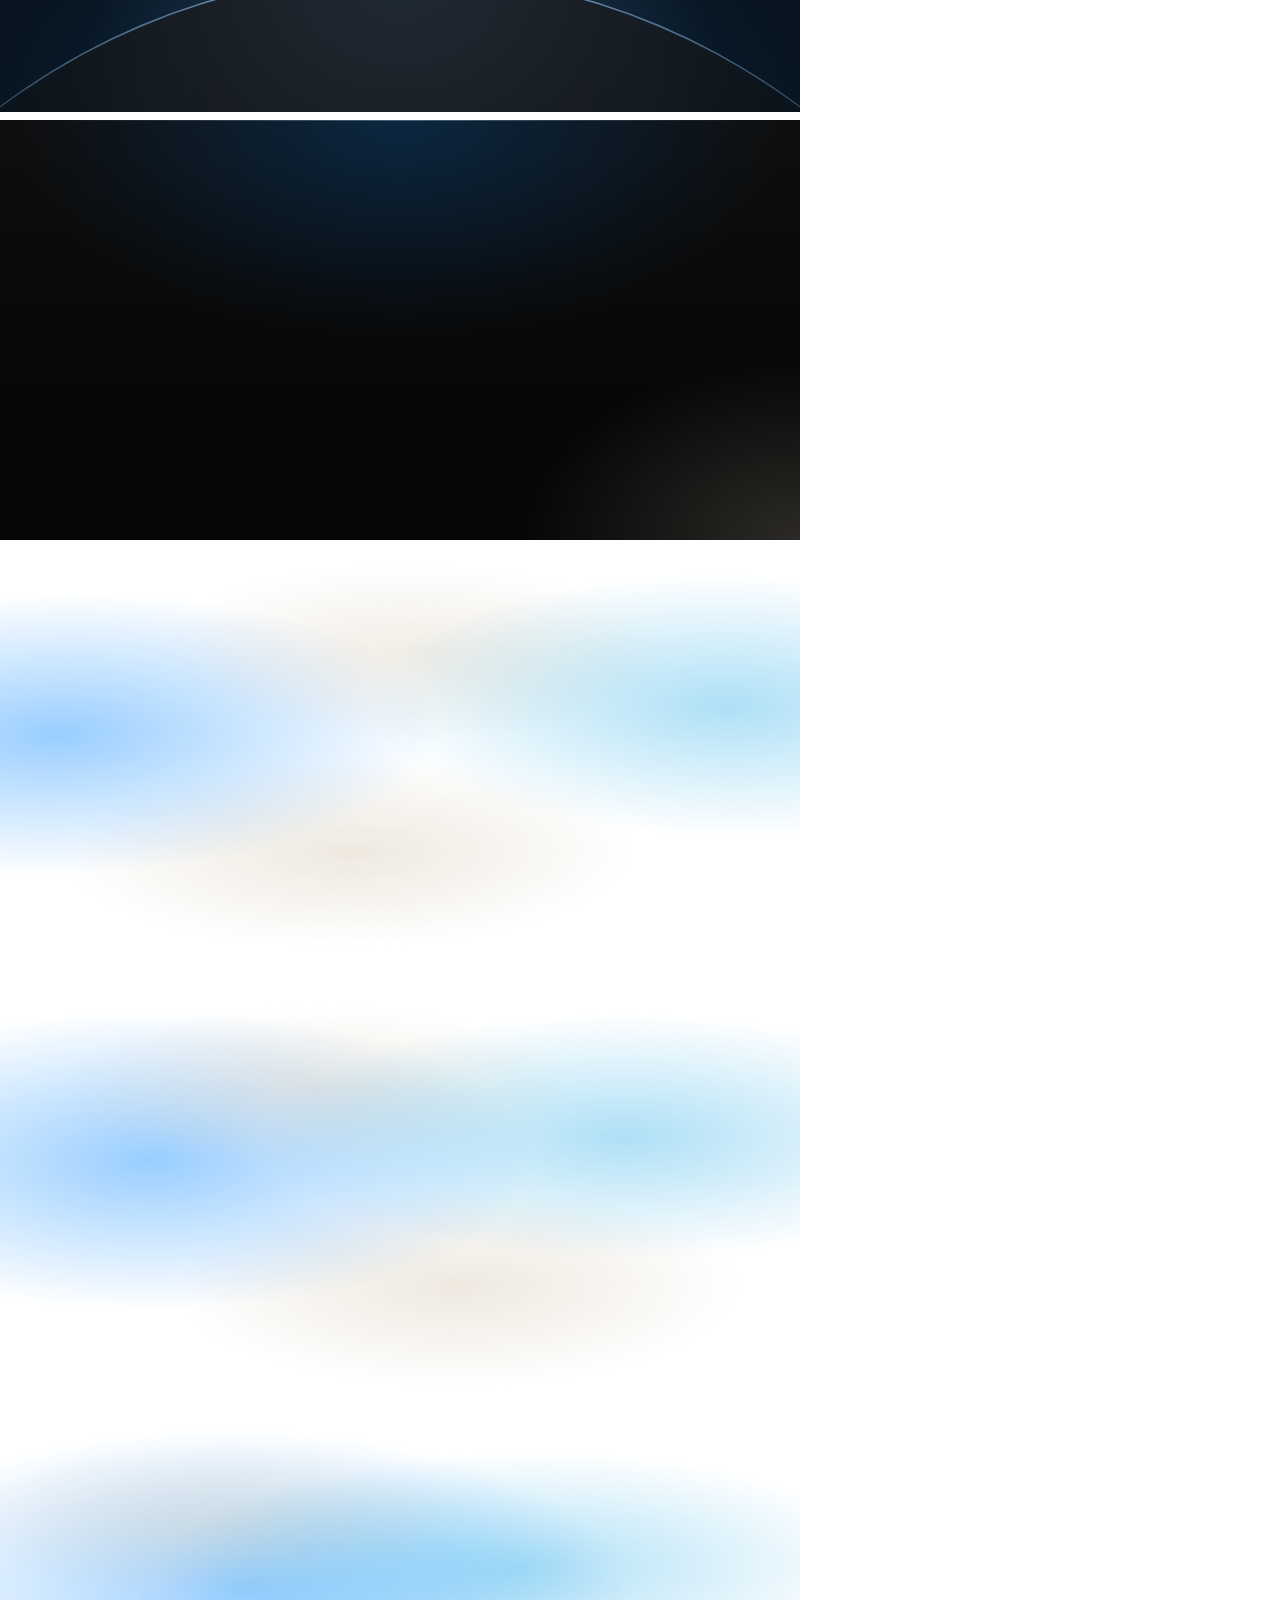
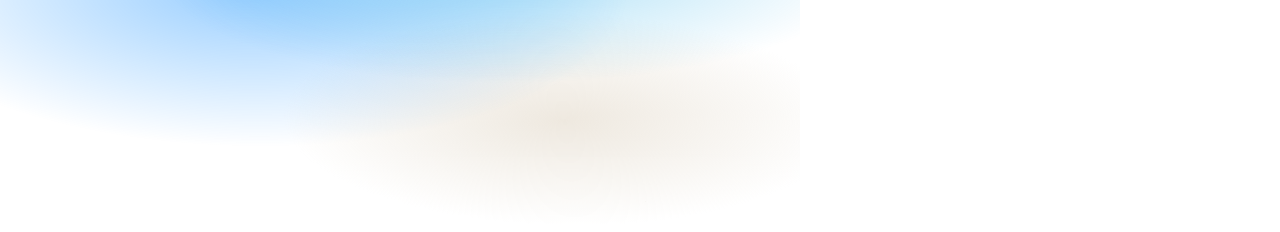
<file: .claude/skills/design-taste-frontend/assets/backgrounds/check.html>
<!doctype html>
<html lang="en" data-ground="sand">
<head>
<meta charset="utf-8">
<title>Backgrounds contrast check</title>
<!-- Every ground in a 800px box, for check.mjs: it sets a palette, screenshots the boxes and measures
     the ink and muted contrast on every pixel of each ground's text zone (index.json). The photograph
     grounds sit on a flat grey picture: #7c7c7c for the dark scrim, #d4d4d4 for the light one; and the worst case of the dark scrim: a white
     picture (white words on it). The light scrim is for pale photographs only. -->
<link rel="stylesheet" href="../system.css">
<link rel="stylesheet" href="backgrounds.css">
<style>body { margin: 0; width: 800px; } .box { width: 800px; margin: 0 0 8px; padding: 24px; font-size: 20px; } .pi, .pm { visibility: hidden; } .pi { color: var(--ink); } .pm { color: var(--muted); }  /* the liquid blobs held at the start, the middle and the end of their drift (the keyframes in backgrounds.css), so the text zone is measured where they stand under it */
  .at-start::before { animation: none; transform: translate3d(-7%, 0, 0) skewX(-7deg) scaleY(.94); } .at-start::after { animation: none; transform: translate3d(8%, 0, 0) skewX(6deg) scaleY(1.04); }
  .at-mid::before { animation: none; transform: translate3d(.5%, 0, 0) skewX(-.5deg) scaleY(.995); } .at-mid::after { animation: none; transform: translate3d(-.5%, 0, 0) scaleY(.98); }
  .at-end::before { animation: none; transform: translate3d(8%, 0, 0) skewX(6deg) scaleY(1.05); } .at-end::after { animation: none; transform: translate3d(-9%, 0, 0) skewX(-6deg) scaleY(.92); }
</style>
<script src="backgrounds.js" defer></script>
</head>
<body>
<div class="bg-mist box" data-g="mist" style="height:420px"><span class="pi">Ink</span> <span class="pm">Muted</span></div>
<div class="bg-halo box" data-g="halo" style="height:420px"><span class="pi">Ink</span> <span class="pm">Muted</span></div>
<div class="bg-grain box" data-g="grain" style="height:420px"><span class="pi">Ink</span> <span class="pm">Muted</span></div>
<div class="bg-paper box" data-g="paper" style="height:420px"><span class="pi">Ink</span> <span class="pm">Muted</span></div>
<div class="bg-dusk box" data-g="dusk" style="height:420px"><span class="pi">Ink</span> <span class="pm">Muted</span></div>
<div class="bg-topglow box" data-g="topglow" style="height:560px"><span class="pi">Ink</span> <span class="pm">Muted</span></div>
<div class="bg-ruled box" data-g="ruled" style="height:420px"><span class="pi">Ink</span> <span class="pm">Muted</span></div>
<div class="bg-dots box" data-g="dots" style="height:420px"><span class="pi">Ink</span> <span class="pm">Muted</span></div>
<div class="bg-arcs box" data-g="arcs" style="height:420px"><span class="pi">Ink</span> <span class="pm">Muted</span></div>
<div class="bg-band box" data-g="band" style="height:420px"><span class="pi">Ink</span> <span class="pm">Muted</span></div>
<div class="bg-field box" data-g="field" style="height:420px"><span class="pi">Ink</span> <span class="pm">Muted</span></div>
<div class="bg-band bg-tint box" data-g="band-tint" style="height:420px"><span class="pi">Ink</span> <span class="pm">Muted</span></div>
<div class="bg-field bg-tint box" data-g="field-tint" style="height:420px"><span class="pi">Ink</span> <span class="pm">Muted</span></div>
<div class="bg-photo box" data-g="photo" style="height:520px;--g-photo:linear-gradient(#7c7c7c,#7c7c7c)"><span class="pi">Ink</span> <span class="pm">Muted</span></div>
<div class="bg-photo bg-photo--left box" data-g="photo-left" style="height:520px;--g-photo:linear-gradient(#7c7c7c,#7c7c7c)"><span class="pi">Ink</span> <span class="pm">Muted</span></div>
<div class="bg-photo bg-photo--light box" data-g="photo-light" style="height:520px;--g-photo:linear-gradient(#d4d4d4,#d4d4d4)"><span class="pi">Ink</span> <span class="pm">Muted</span></div>
<div class="bg-photo box" data-g="photo-white" style="height:520px;--g-photo:linear-gradient(#fff,#fff)"><span class="pi">Ink</span> <span class="pm">Muted</span></div>
<div class="bg-photo bg-photo--left box" data-g="photo-left-white" style="height:520px;--g-photo:linear-gradient(#fff,#fff)"><span class="pi">Ink</span> <span class="pm">Muted</span></div>
<div class="bg-horizon box" data-g="horizon" style="height:640px"><span class="pi">Ink</span> <span class="pm">Muted</span></div>
<div class="bg-deep box" data-g="deep" style="height:420px"><span class="pi">Ink</span> <span class="pm">Muted</span></div>
<div class="bg-liquid box at-start" data-g="liquid" data-no-pause style="height:420px"><span class="pi">Ink</span> <span class="pm">Muted</span></div>
<div class="bg-liquid box at-mid" data-g="liquid-mid" data-no-pause style="height:420px"><span class="pi">Ink</span> <span class="pm">Muted</span></div>
<div class="bg-liquid box at-end" data-g="liquid-end" data-no-pause style="height:420px"><span class="pi">Ink</span> <span class="pm">Muted</span></div>

</body>
</html>
</file>
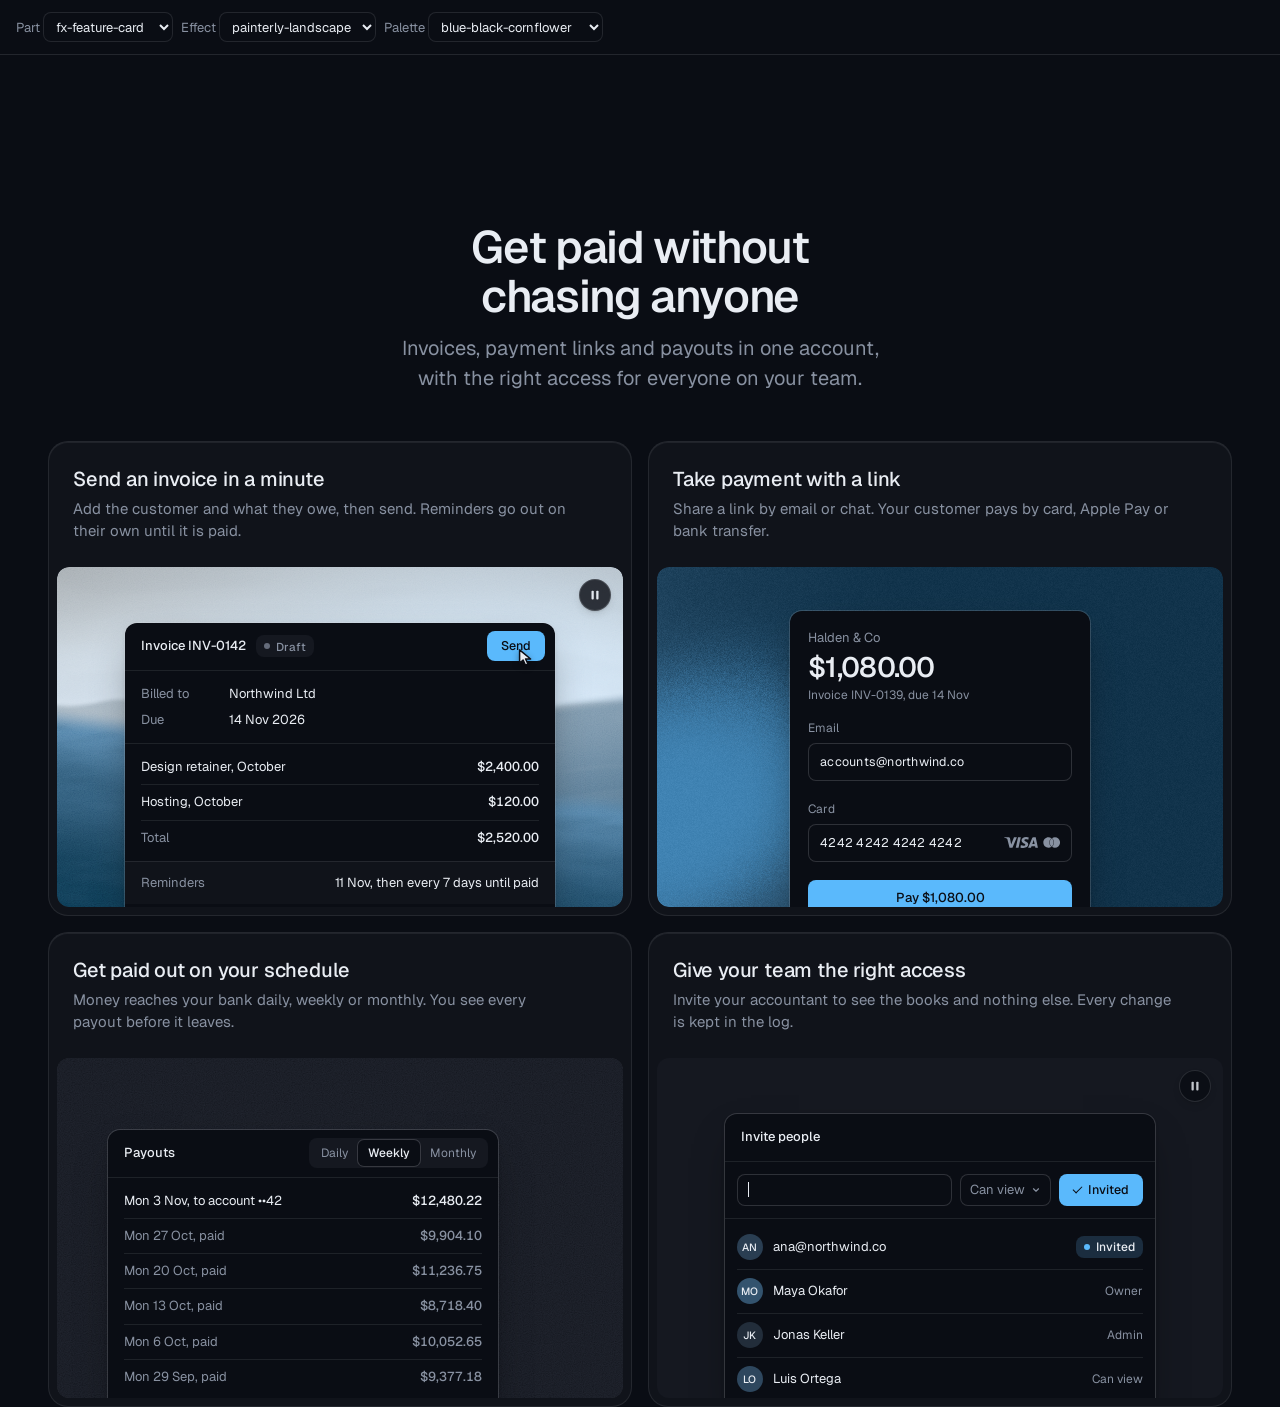
<file: .claude/skills/design-taste-frontend/assets/components/_lab.html>
<!doctype html>
<html lang="en" data-radius="soft">
<head>
<script>window.__tpGlMax = 16;   /* a gallery shows many live effects at once; a page of a site keeps the default 4 (fx.js) */</script>
<meta charset="utf-8">
<meta name="viewport" content="width=device-width, initial-scale=1">
<title>Component lab</title>
<link rel="preconnect" href="https://fonts.googleapis.com">
<link rel="preconnect" href="https://fonts.gstatic.com" crossorigin>
<link href="https://fonts.googleapis.com/css2?family=Geist:wght@100..900&family=Geist+Mono:wght@400..600&display=swap" rel="stylesheet">
<link rel="stylesheet" href="../system.css">
<link rel="stylesheet" href="./base.css">
<style>
  /* one component on its own, with a chosen effect (or object) and palette:
     _lab.html?c=fx-chart&fx=ruled-grounds&palette=white-link-blue&w=640 */
  :root { --font-display: "Geist", system-ui, sans-serif; --font-text: "Geist", system-ui, sans-serif; --font-mono: "Geist Mono", ui-monospace, monospace; --display-weight: 560; --display-tracking: -0.03em; }
  body { min-height: 100vh; margin: 0; }
  .bar { display: flex; flex-wrap: wrap; gap: 8px; align-items: center; padding: 12px 16px; border-bottom: 1px solid var(--line); font: 13px/1.4 var(--font-text); color: var(--muted); }
  .bar select { font: inherit; color: var(--ink); background: var(--bg); border: 1px solid var(--line); border-radius: var(--r-sm); height: 30px; padding: 0 8px; }
  .stage { padding: clamp(16px, 4vw, 48px); margin-inline: auto; }
</style>
</head>
<body>
<div class="bar">
  <label>Part <select id="c"></select></label>
  <label>Effect <select id="fx"></select></label>
  <label>Palette <select id="pal"></select></label>
</div>
<main class="stage" id="stage"></main>
<script type="module">
  import fx from '../effects/fx.js';
  const PARTS = ['fx-feature-card', 'fx-dither-object', 'fx-headline', 'fx-button', 'fx-prompt', 'fx-icon-tiles', 'fx-stat', 'fx-globe', 'fx-map', 'fx-chart', 'fx-bars', 'fx-band', 'fx-spotlight', 'fx-photo', 'fx-avatar', 'fx-search', 'fx-logos', 'fx-tabs', 'fx-pricing', 'fx-progress'];
  const PALETTES = {
    'blue-black-cornflower': { bg: '#0a0d14', surface: '#131824', ink: '#e9edf3', muted: '#8891a1', accent: '#5ab9fc', accentInk: '#0a0d14' },
    'graphite-safety-orange': { bg: '#18191b', surface: '#222427', ink: '#eff0f1', muted: '#9c9ea3', accent: '#ff4a1f', accentInk: '#18191b' },
    'white-link-blue': { bg: '#ffffff', surface: '#f4f4f4', ink: '#111111', muted: '#6b6b6b', accent: '#1a4be0', accentInk: '#ffffff' },
    'moss-sand': { bg: '#ddd6c6', surface: '#d2cab8', ink: '#2a2a26', muted: '#59574e', accent: '#4f6238', accentInk: '#ffffff' },
    'cobalt-field': { bg: '#0034eb', surface: '#002fd6', ink: '#ffffff', muted: '#dfe4f2', accent: '#e9e34a', accentInk: '#111111' },
  };
  const q = new URLSearchParams(location.search);
  const part = PARTS.includes(q.get('c')) ? q.get('c') : PARTS[0];
  const palId = PALETTES[q.get('palette')] ? q.get('palette') : 'blue-black-cornflower';
  const p = PALETTES[palId];
  const s = document.documentElement.style;
  const action = fx.color.contrast(p.accent, p.bg) >= 2.2 ? p.accent : p.ink;
  Object.entries({ '--p-bg': p.bg, '--p-surface': p.surface, '--p-ink': p.ink, '--p-muted': p.muted, '--p-accent': p.accent, '--p-accent-ink': p.accentInk, '--p-action': action, '--p-action-ink': action === p.accent ? p.accentInk : p.bg }).forEach(([k, v]) => s.setProperty(k, v));
  s.colorScheme = fx.color.isDark(p.bg) ? 'dark' : 'light';
  if (q.has('fallback')) fx.config.forceFallback = true;
  // one part at a time: at most 4 live WebGL contexts on this page
  fx.config.maxLive = 4;
  if (q.has('w')) document.getElementById('stage').style.maxWidth = q.get('w') + 'px';

  const base = `./${part}/`;
  const [meta, html, mod] = await Promise.all([fetch(base + 'meta.json').then(r => r.json()), fetch(base + 'component.html').then(r => r.text()), import(base + 'component.js')]);
  const link = Object.assign(document.createElement('link'), { rel: 'stylesheet', href: base + 'component.css' });
  document.head.append(link);
  await new Promise(r => { link.onload = link.onerror = r; });
  const choices = meta.effects?.length ? meta.effects : meta.objects || [];
  const chosen = choices.includes(q.get('fx')) ? q.get('fx') : meta.default;
  const stage = document.getElementById('stage');
  stage.innerHTML = html;
  const root = stage.firstElementChild;
  // the chosen effect goes where the part reads it: data-cx-object, data-cx-fill, or data-cx-effect on the root
  // the dither object: one figure set to the chosen object (one live object, as on a page); no caption under it
  if (meta.objects) {
    const fig = root.matches('[data-cx-object]') ? root : root.querySelector('[data-cx-object]');
    fig.dataset.cxObject = chosen;
    if (q.get('render') === 'studio') fig.dataset.cxRender = 'studio';
    fig.querySelector('.cx-obj__stage').removeAttribute('aria-label');
    fig.style.maxWidth = '720px';
  }
  // without ?fx= the markup keeps its own effects (the feature card mixes a landscape and a grain: setting
  // the default on every panel would paint the grain panel as a landscape too)
  else if (!choices.includes(q.get('fx'))) { /* as written */ }
  else if (root.querySelector('[data-cx-fill]')) root.querySelectorAll('[data-cx-fill]').forEach(el => { el.dataset.cxFill = chosen; });
  else if (root.querySelector('[data-cx-effect]')) root.querySelectorAll('[data-cx-effect]').forEach(el => { el.dataset.cxEffect = chosen; });
  else root.dataset.cxEffect = chosen;
  // the map draws its baked streets; an effect named with ?fx= shows its fallback ground (no map data) instead
  if (part === 'fx-map' && choices.includes(q.get('fx'))) delete root.dataset.cxMap;
  await document.fonts.ready;
  window.__part = mod.default(root);
  setTimeout(() => { document.documentElement.dataset.ready = '1'; }, 1200);

  const fill = (sel, list, cur, key) => {
    const el = document.getElementById(sel);
    el.innerHTML = list.map(v => `<option${v === cur ? ' selected' : ''}>${v}</option>`).join('');
    el.addEventListener('change', () => { q.set(key, el.value); if (key === 'c') q.delete('fx'); location.search = q.toString(); });
  };
  fill('c', PARTS, part, 'c');
  // a part whose default is none (the map's streets, the photograph as it is) lists none first, so the
  // select never shows an effect that is not on
  fill('fx', meta.default === 'none' ? ['none', ...choices] : choices, chosen, 'fx');
  fill('pal', Object.keys(PALETTES), palId, 'palette');
</script>
</body>
</html>
</file>
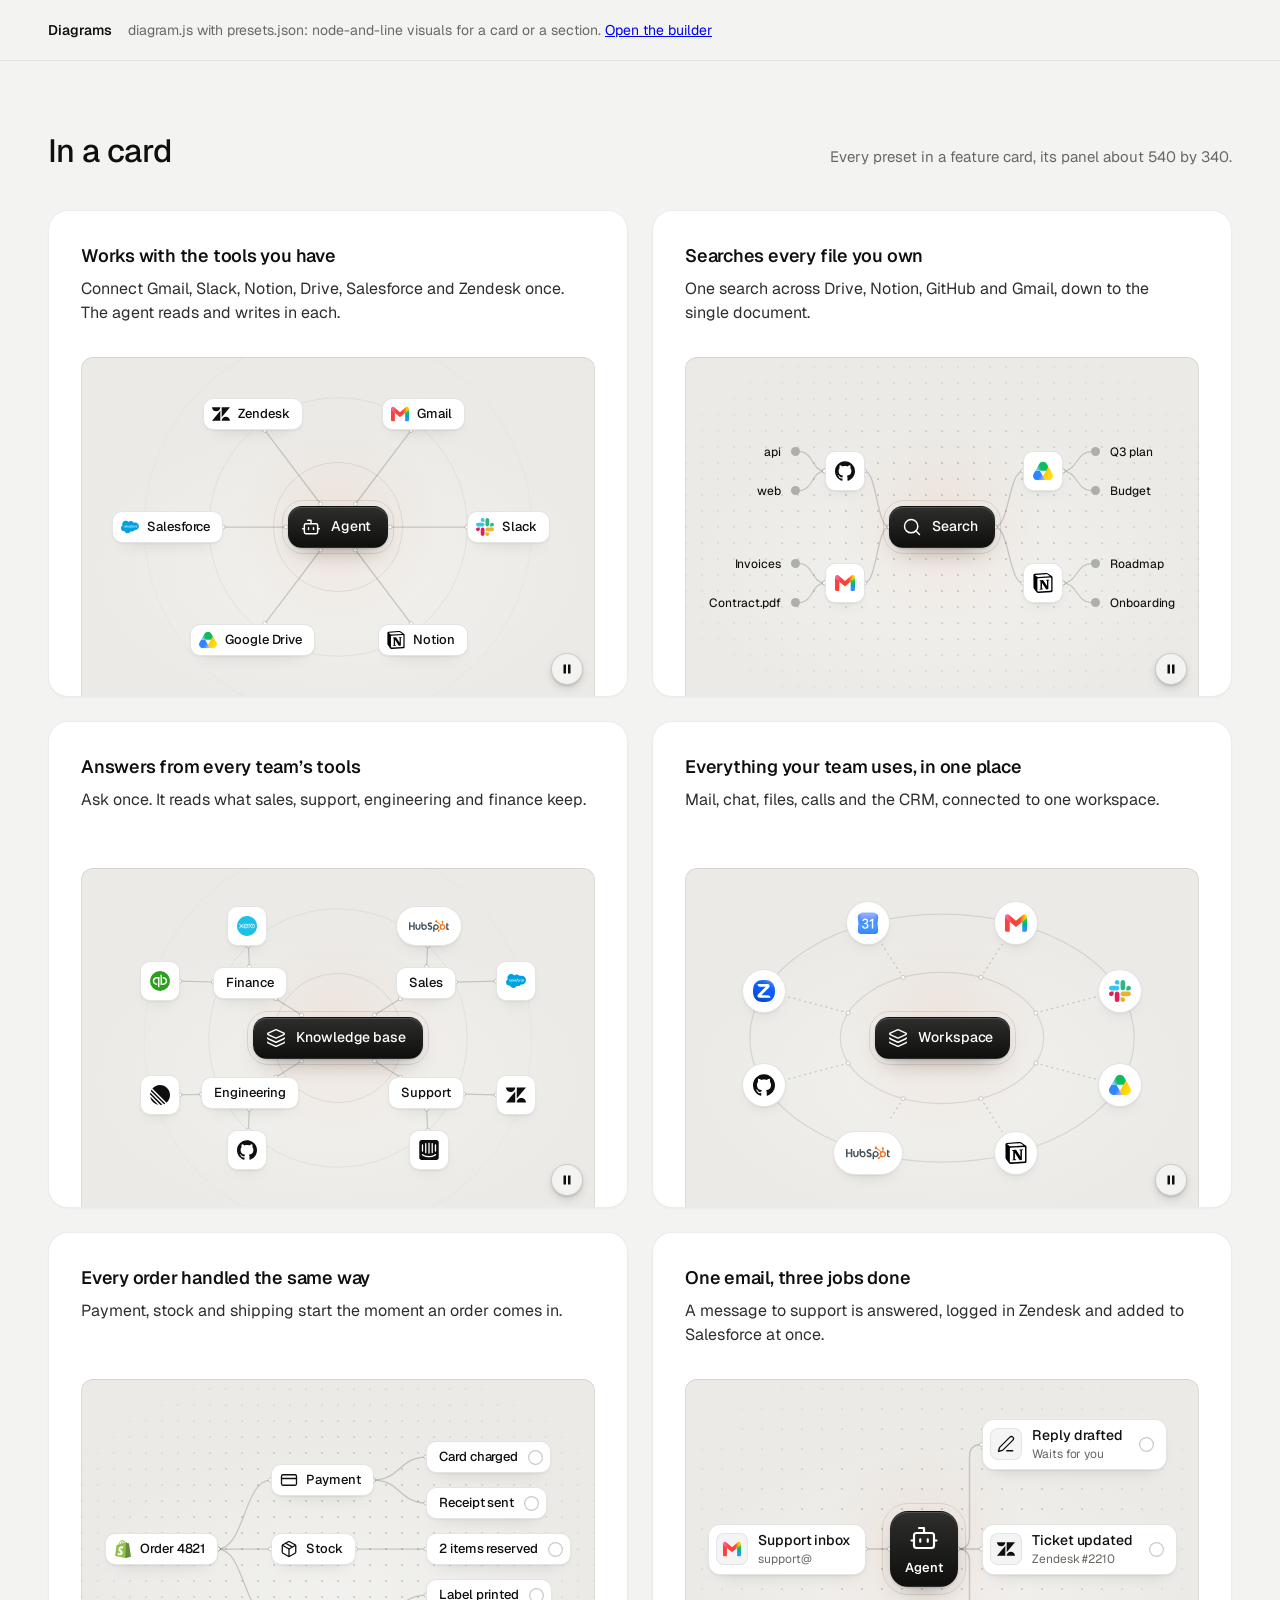
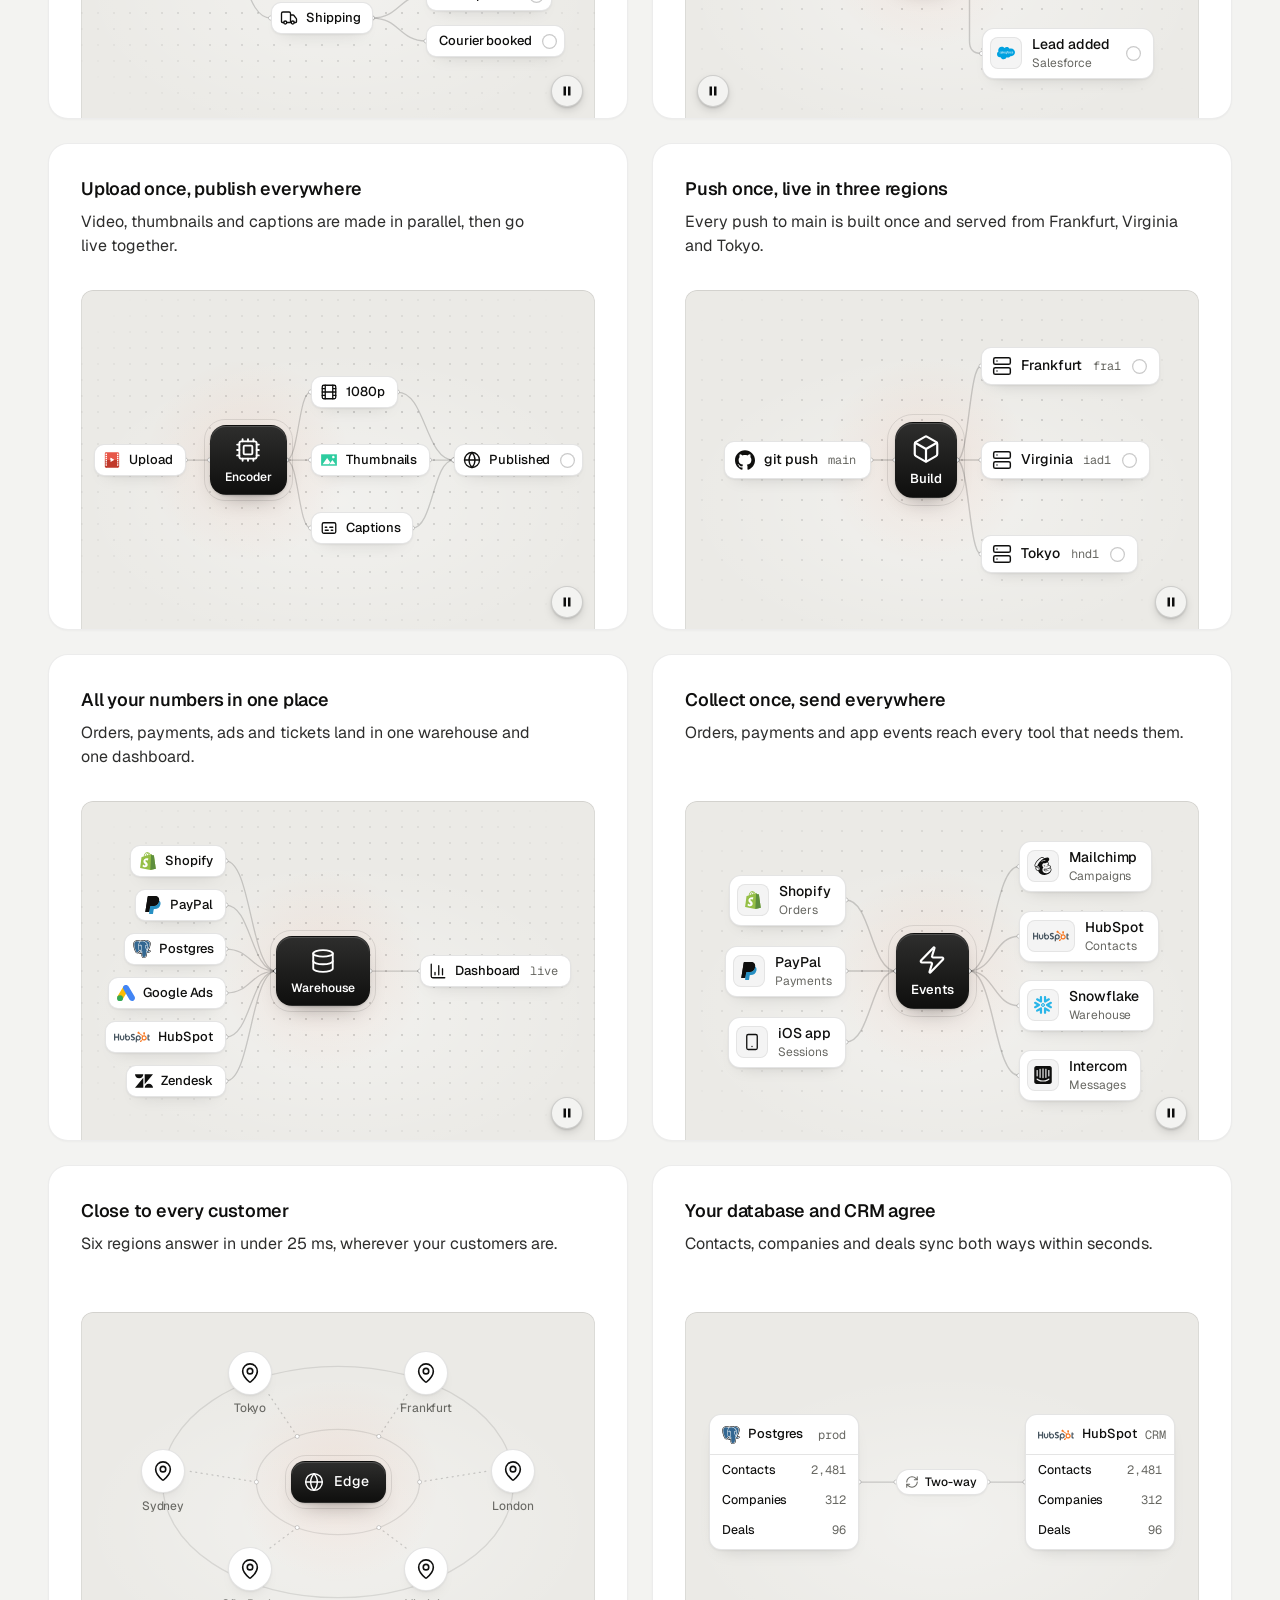
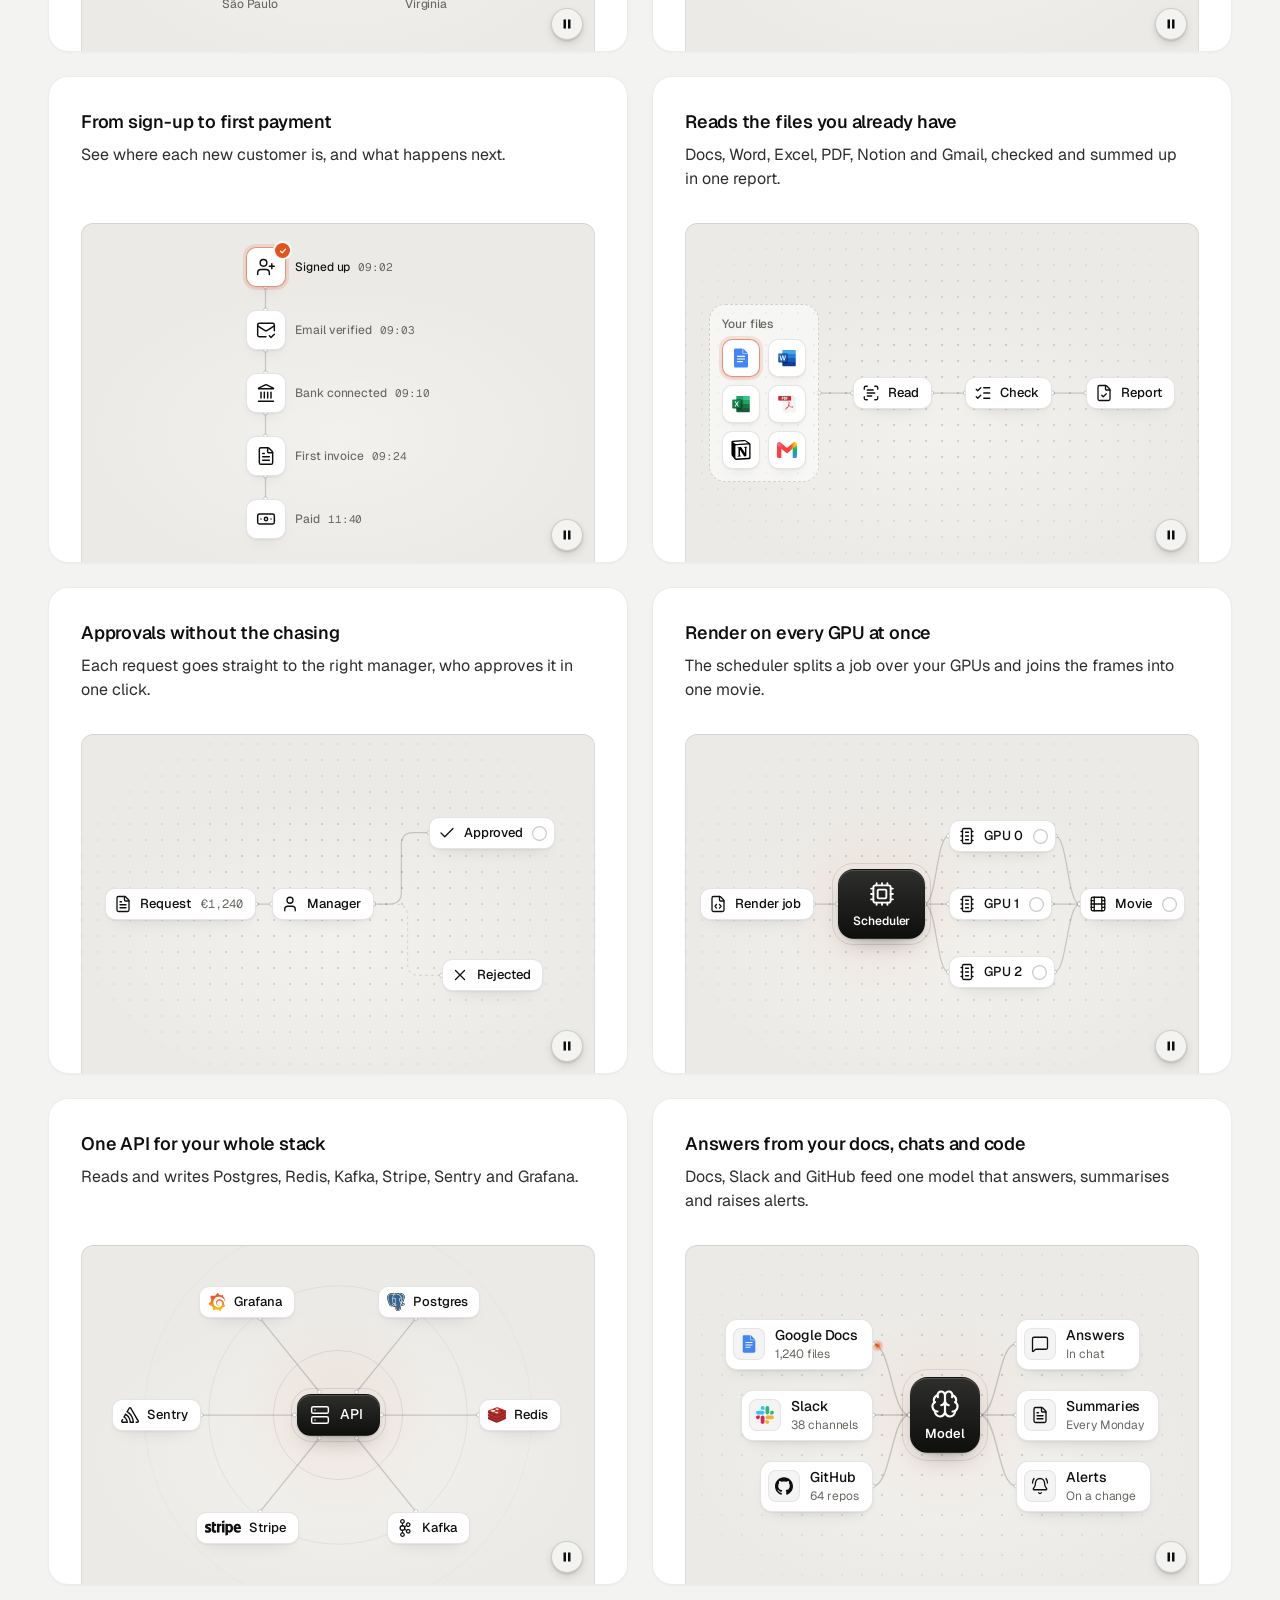
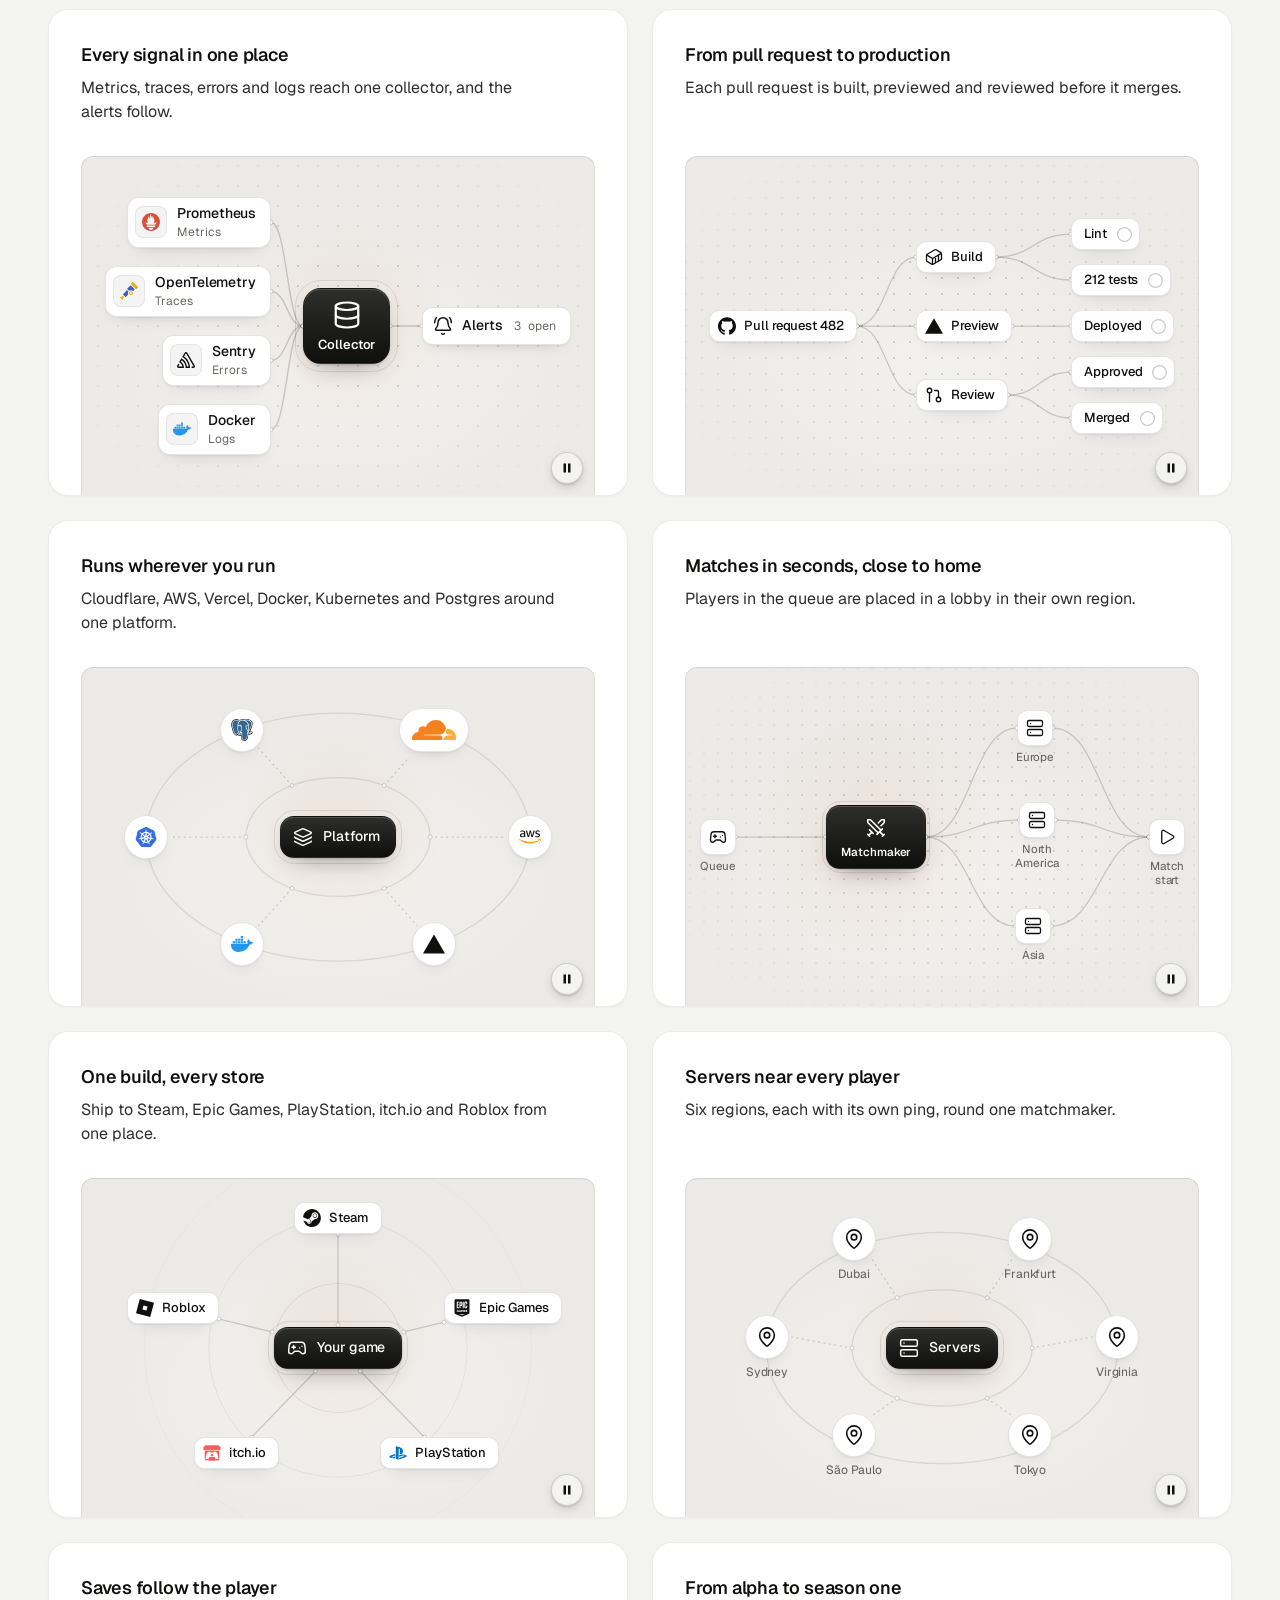
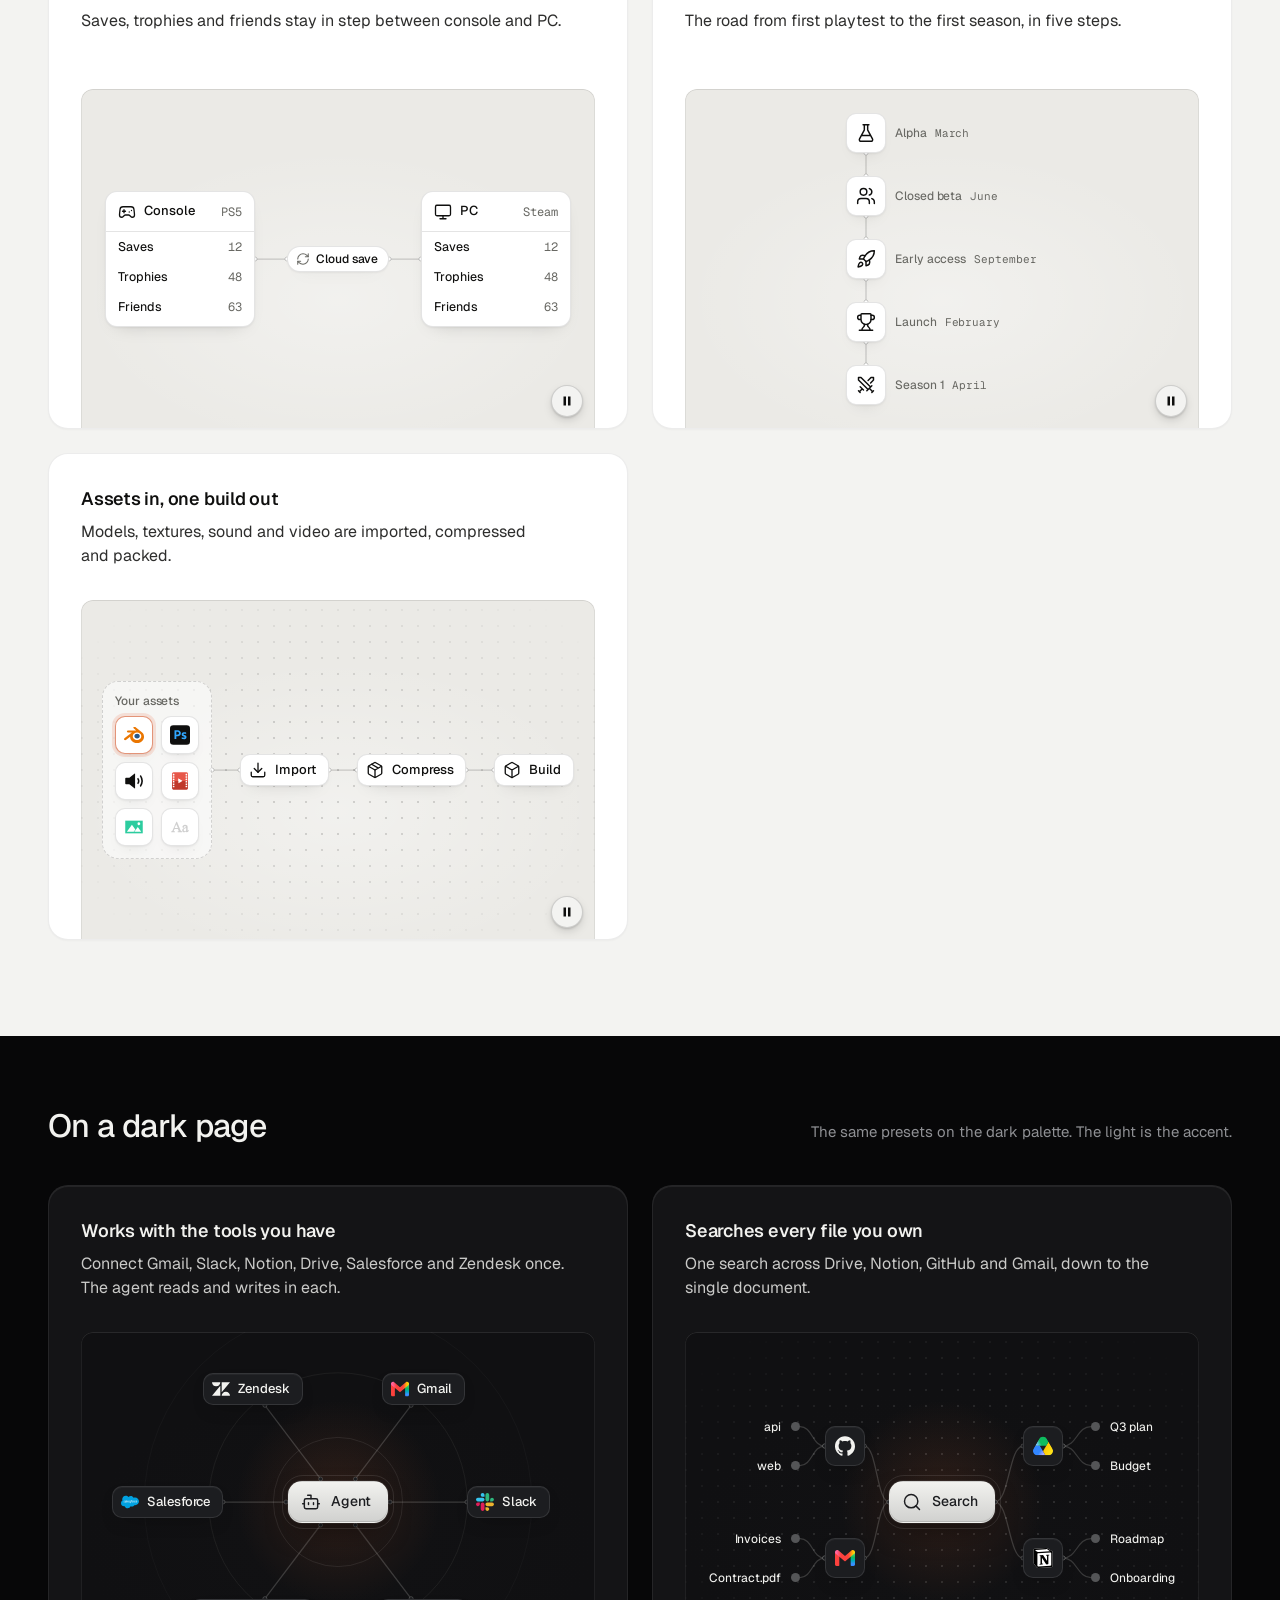
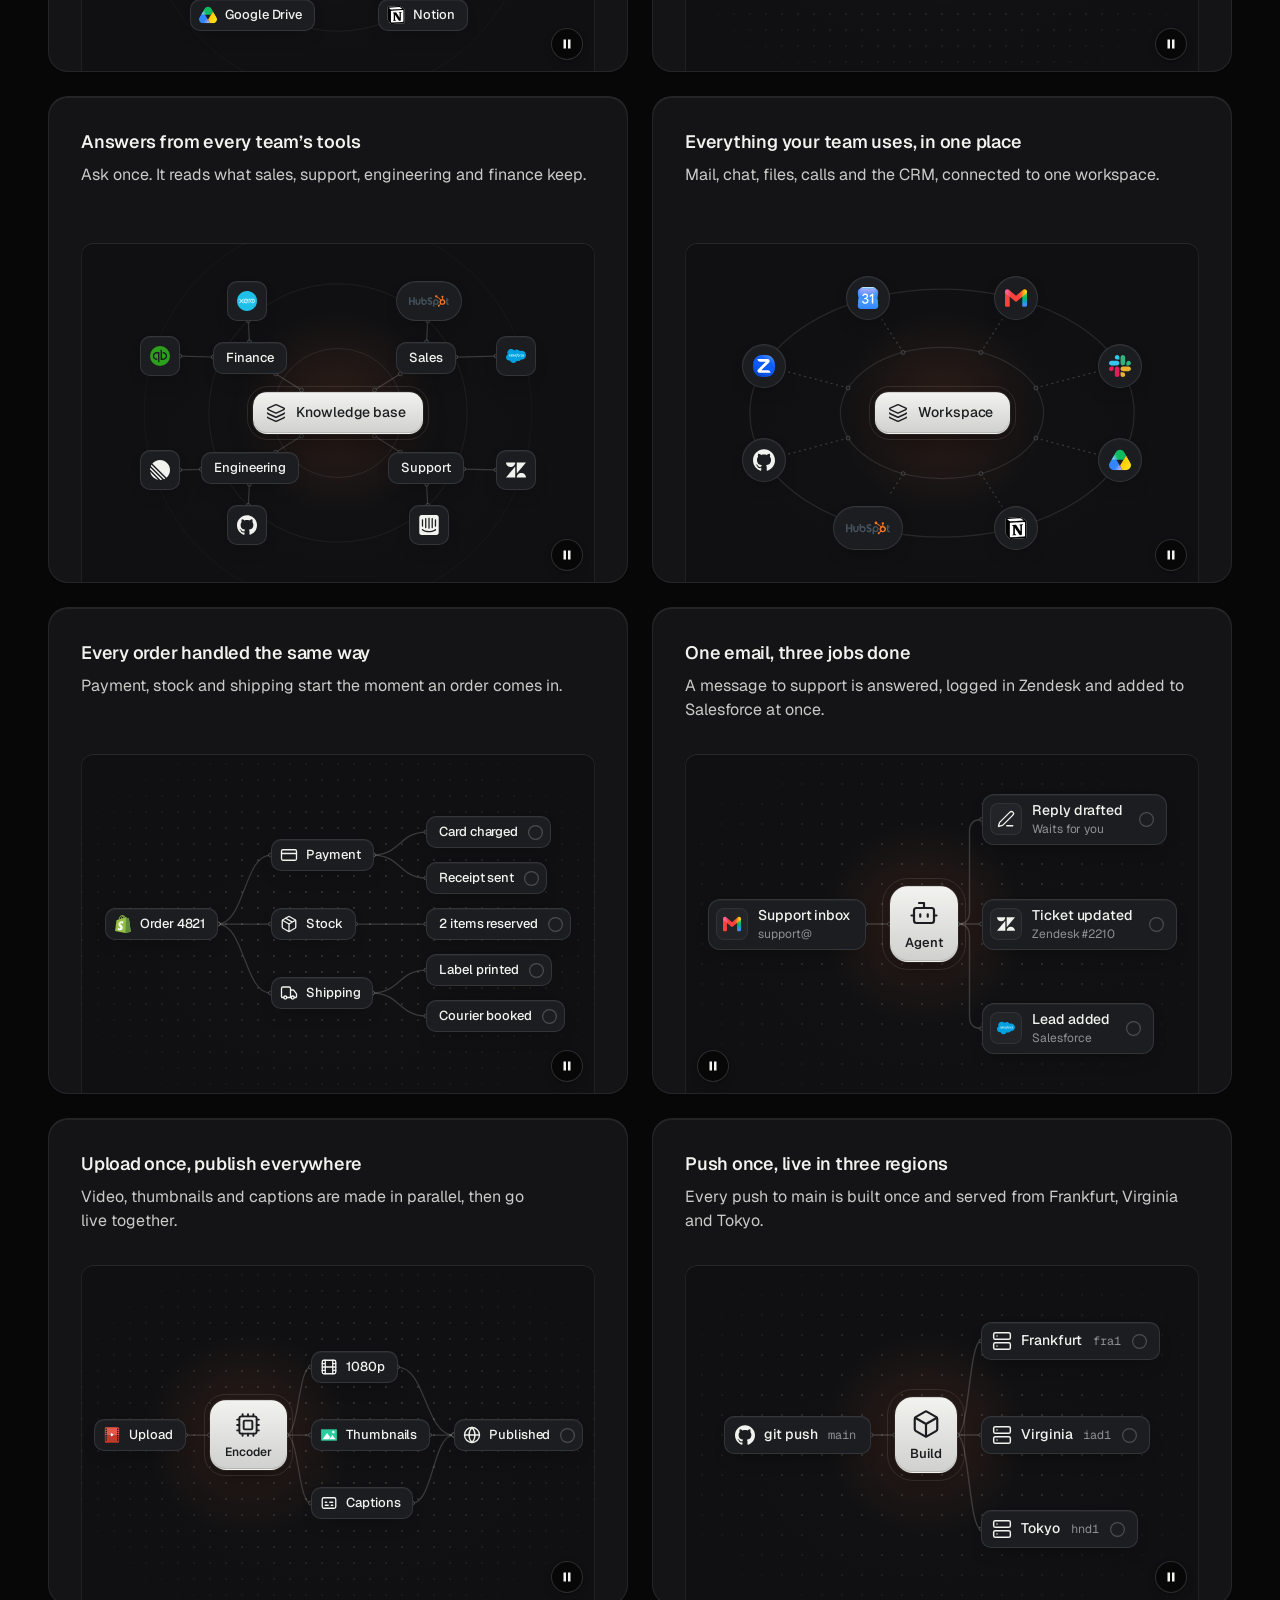
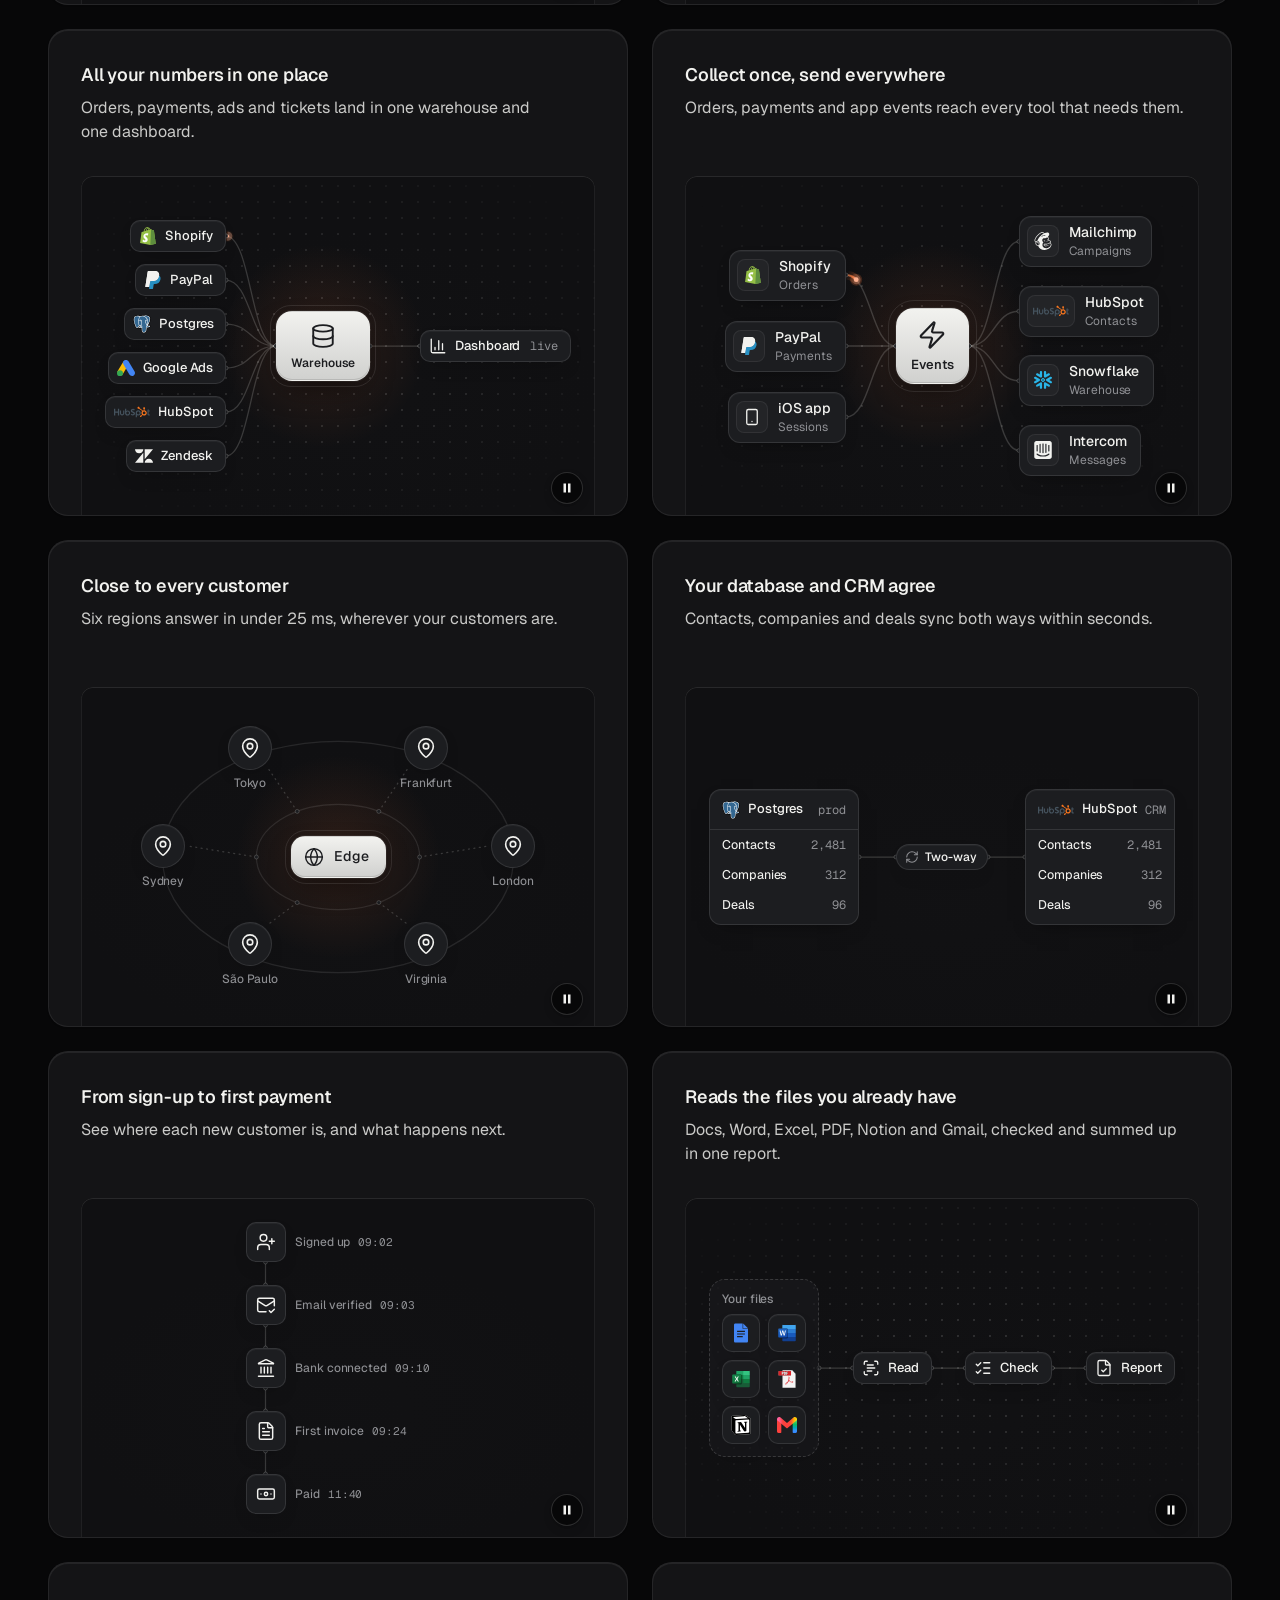
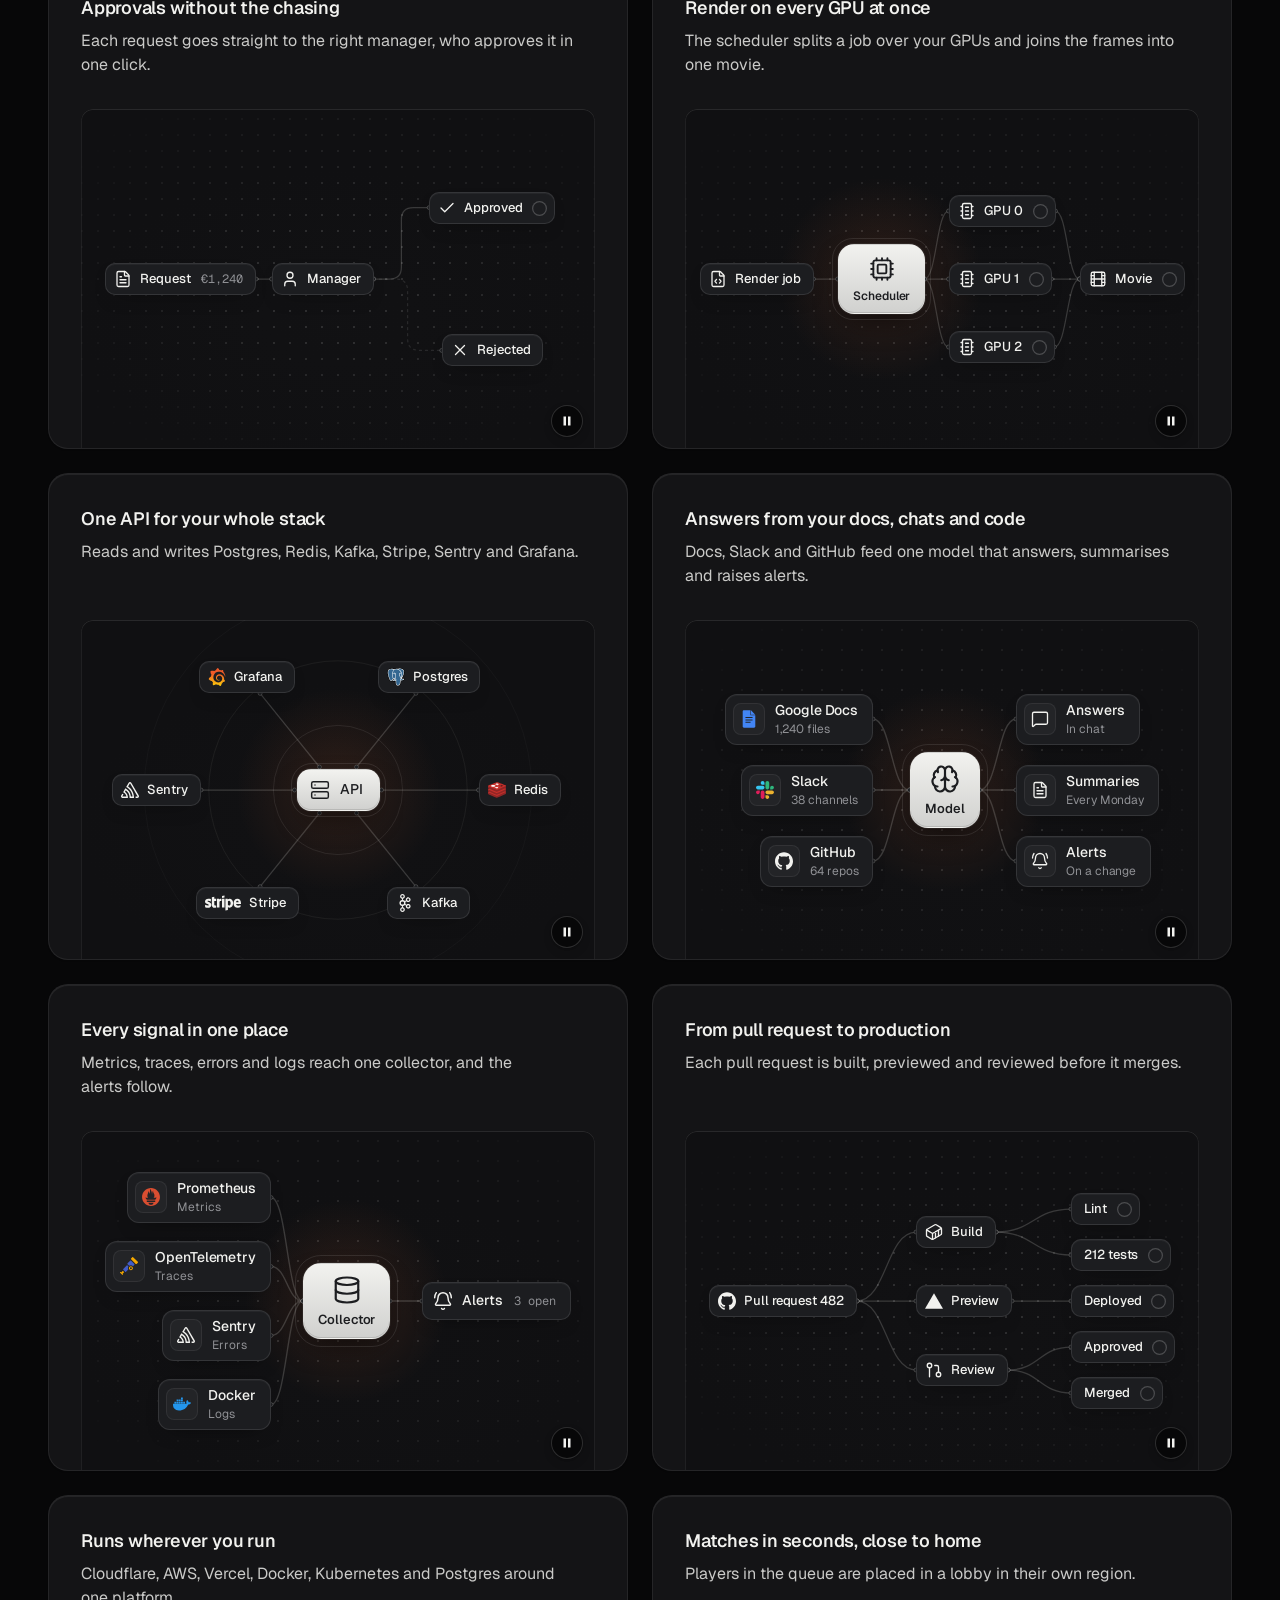
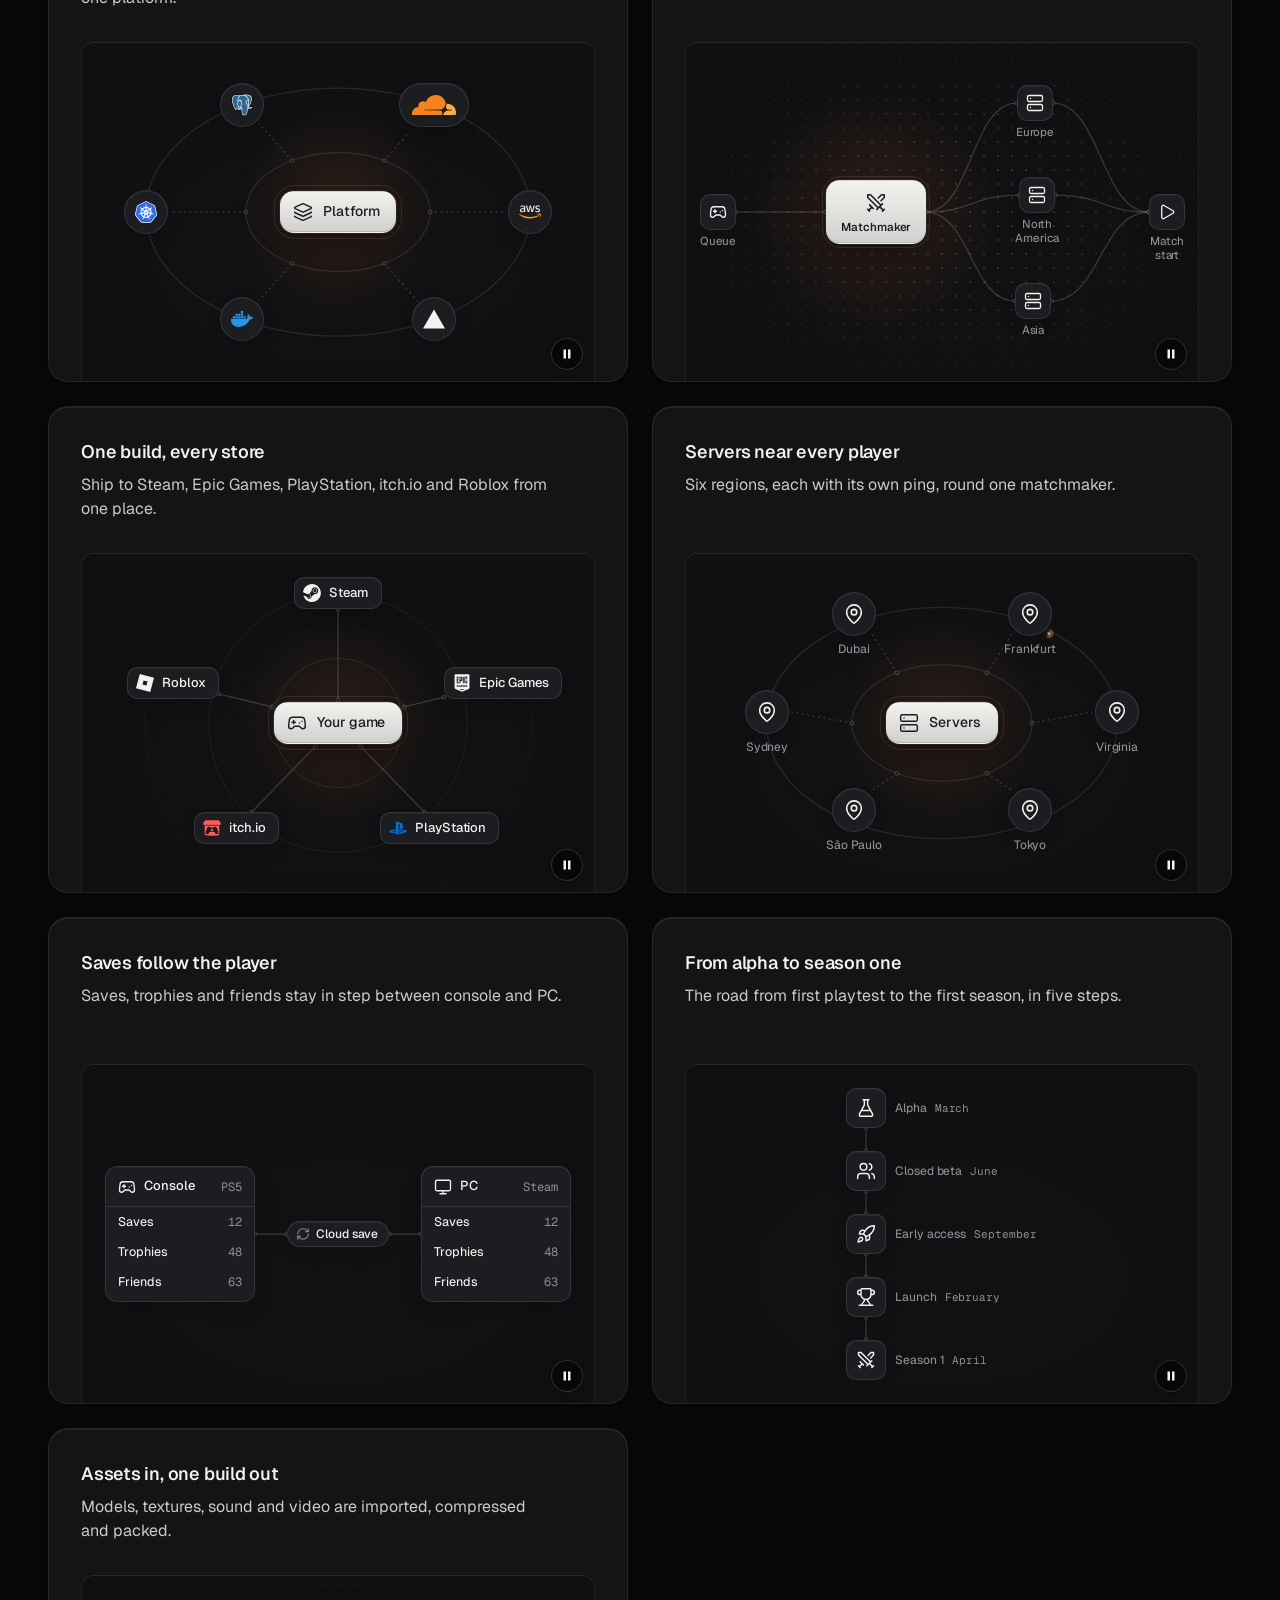
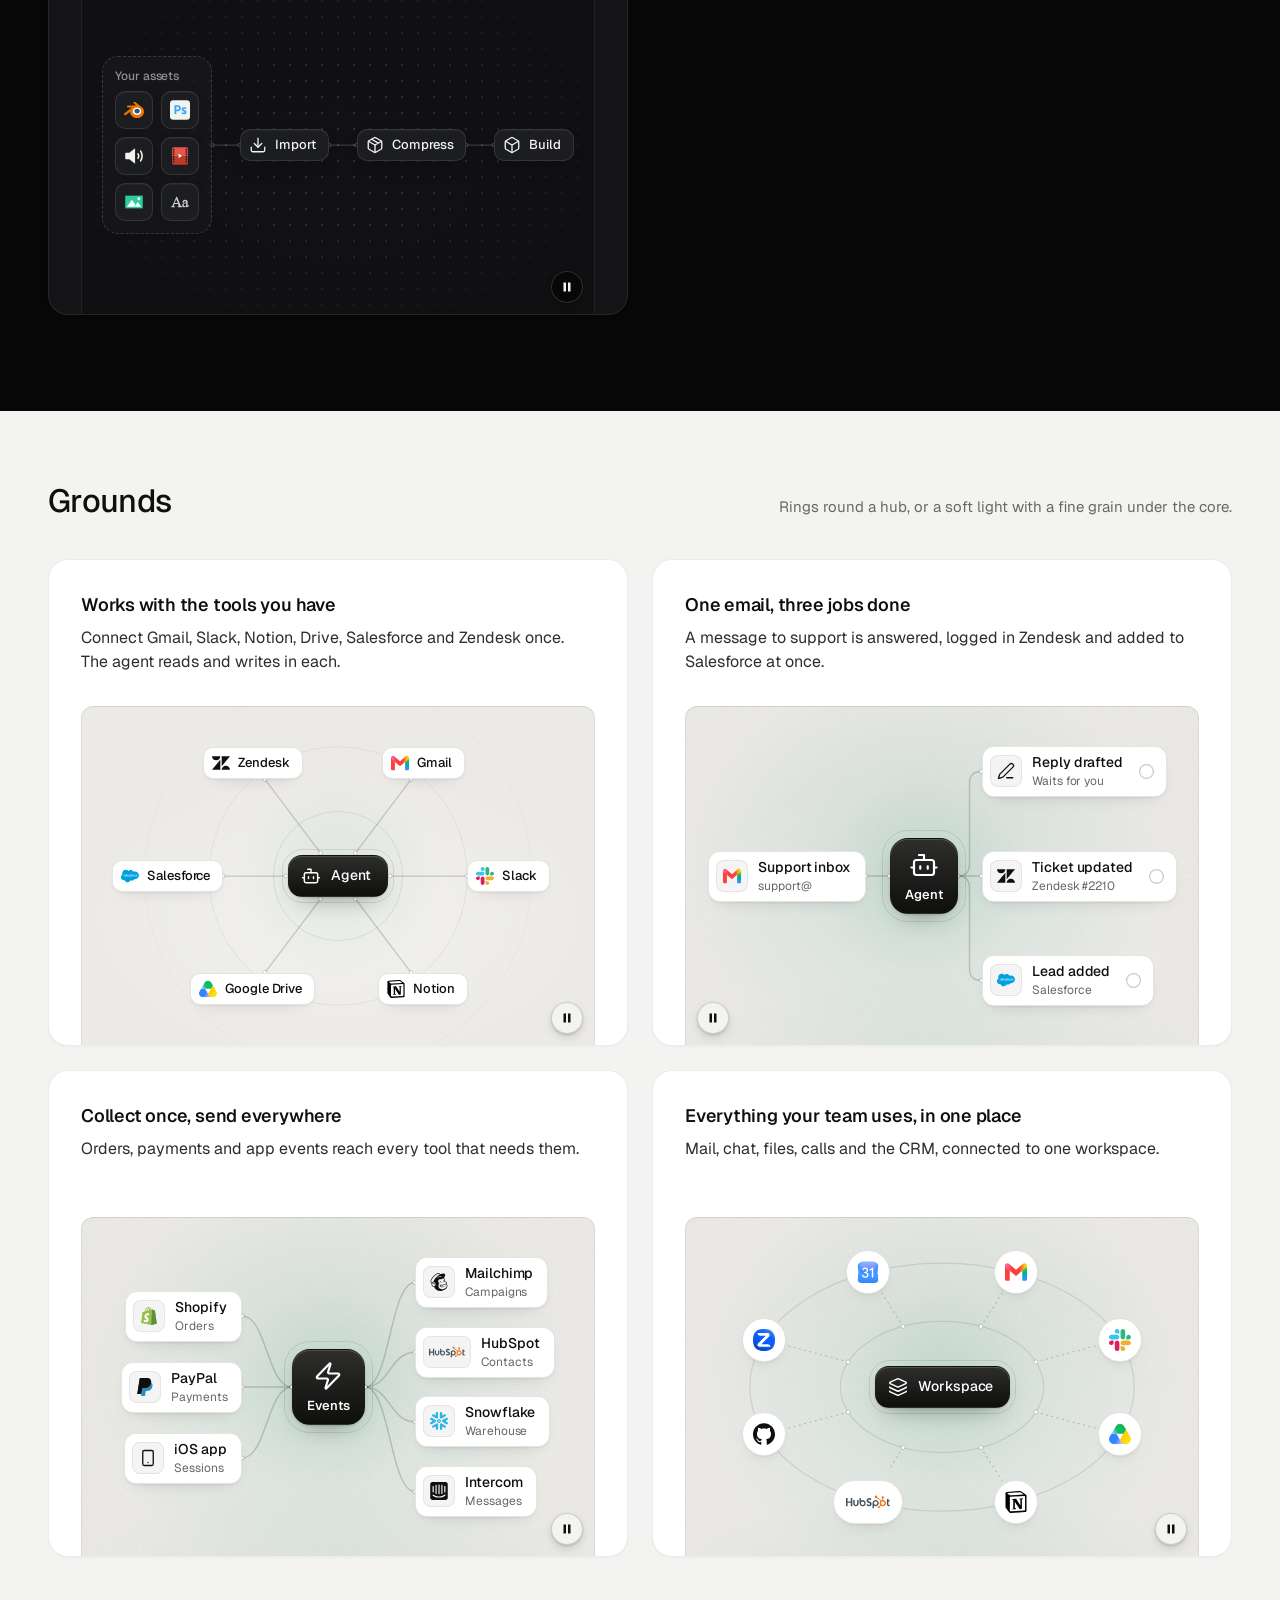
<file: .claude/skills/design-taste-frontend/assets/diagrams/demo.html>
<!doctype html>
<html lang="en">
<head>
<meta charset="utf-8">
<meta name="viewport" content="width=device-width, initial-scale=1">
<title>Diagrams</title>
<link rel="preconnect" href="https://fonts.googleapis.com">
<link rel="preconnect" href="https://fonts.gstatic.com" crossorigin>
<link href="https://fonts.googleapis.com/css2?family=Geist:wght@300..700&family=Geist+Mono:wght@400;500&display=swap" rel="stylesheet">
<link rel="stylesheet" href="../ui/cards.css">
<link rel="stylesheet" href="diagram.css">
<style>
  /* two page palettes (the same as assets/ui/cards.html); every colour of the cards and the diagrams
     comes from these */
  :root {
    --font-text: "Geist", system-ui, sans-serif;
    --font-display: "Geist", system-ui, sans-serif;
    --font-mono: "Geist Mono", ui-monospace, monospace;
  }
  [data-theme="light"] {
    --bg: #f3f3f1; --card: #ffffff; --ink: #0f0f0e; --muted: #686863; --accent: #e5531c; --accent-ink: #ffffff; --frag: #ffffff; --ground-bg: #ebeae6; --ground-accent: #dcd9d0;
  }
  [data-theme="light"][data-accent="blue"] { --accent: #2456e8; }
  [data-theme="light"][data-accent="green"] { --accent: #16825d; }
  [data-theme="dark"] {
    --bg: #070708; --card: #141416; --ink: #f2f2ef; --muted: #8f9094; --accent: #ff7a3c; --accent-ink: #120c08; --frag: #1c1d20; --ground-bg: #101012; --ground-accent: #232326;
  }
  [data-theme="dark"][data-accent="white"] { --accent: #f2f2ef; --accent-ink: #0b0b0c; }
  [data-theme="dark"][data-accent="green"] { --accent: #3ccf8e; --accent-ink: #06130d; }
  * { box-sizing: border-box; }
  html, body { margin: 0; }
  body { font-family: var(--font-text); background: #f3f3f1; color: #0f0f0e; -webkit-font-smoothing: antialiased; }
  .set { background: var(--bg); color: var(--ink); padding: 72px 0 96px; }
  .wrap { max-width: 1232px; margin: 0 auto; padding: 0 24px; }
  .head { display: flex; align-items: baseline; justify-content: space-between; gap: 24px; margin-bottom: 40px; }
  .head h2 { margin: 0; font: 500 32px/1.15 var(--font-display); letter-spacing: -0.02em; }
  .head p { margin: 0; color: var(--muted); font-size: 15px; max-width: 46ch; }
  .grid { display: grid; grid-template-columns: repeat(2, minmax(0, 1fr)); gap: 24px; }
  .grid--one { grid-template-columns: minmax(0, 1fr); }
  /* the panel heights of the brief: a card panel about 340 high, a section panel 560 */
  .card > .panel { --p-h: 340px; }
  .card--wide > .panel { --p-h: 560px; }
  .item { display: flex; flex-direction: column; gap: 10px; min-width: 0; }
  .item > .card { flex: 1; }
  .item > code { font: 400 12px/1 var(--font-mono); color: var(--muted); padding-left: 4px; }
  .top { background: #f3f3f1; border-bottom: 1px solid rgb(0 0 0 / .07); }
  .top .wrap { display: flex; align-items: center; gap: 16px; height: 60px; font-size: 14px; }
  .top b { font-weight: 560; }
  .top span { color: #686863; }
  /* a held moment (?dg=rest or mid) shows its end state at once, for screenshots */
  .dg-hold .dg *, .dg-hold .dg *::before, .dg-hold .dg *::after { transition: none !important; animation: none !important; }
  @media (max-width: 1023px) { .grid { grid-template-columns: minmax(0, 1fr); } }
  @media (max-width: 639px) {
    .set { padding: 48px 0 64px; }
    .wrap { padding: 0 16px; }
    .head { flex-direction: column; gap: 8px; margin-bottom: 28px; }
    .head h2 { font-size: 26px; }
    .card > .panel { --p-h: 300px; }
    .card--wide > .panel { --p-h: 420px; }
  }
</style>
</head>
<body data-icon-base="../icons/demo/">
<!-- icons load from ../icons/demo/ (every curated icon, written by scripts/icons.mjs fetch --all). A real page loads them from assets/icons/, filled once with:
     node scripts/icons.mjs scan index.html --out assets/icons -->
<header class="top"><div class="wrap"><b>Diagrams</b><span>diagram.js with presets.json: node-and-line visuals for a card or a section. <a href="lab.html">Open the builder</a></span></div></header>
<main id="sets"></main>

<script type="module">
  import dg from './diagram.js';

  // plain card copy for the demo only (a page writes its own)
  const COPY = {
    'hub-tools': ['Works with the tools you have', 'Connect Gmail, Slack, Notion, Drive, Salesforce and Zendesk once. The agent reads and writes in each.'],
    'hub-branches': ['Searches every file you own', 'One search across Drive, Notion, GitHub and Gmail, down to the single document.'],
    'hub-web': ['Answers from every team’s tools', 'Ask once. It reads what sales, support, engineering and finance keep.'],
    'ring-apps': ['Everything your team uses, in one place', 'Mail, chat, files, calls and the CRM, connected to one workspace.'],
    'tree-orders': ['Every order handled the same way', 'Payment, stock and shipping start the moment an order comes in.'],
    'lanes-agent': ['One email, three jobs done', 'A message to support is answered, logged in Zendesk and added to Salesforce at once.'],
    'lanes-media': ['Upload once, publish everywhere', 'Video, thumbnails and captions are made in parallel, then go live together.'],
    'lanes-deploy': ['Push once, live in three regions', 'Every push to main is built once and served from Frankfurt, Virginia and Tokyo.'],
    'fanin-warehouse': ['All your numbers in one place', 'Orders, payments, ads and tickets land in one warehouse and one dashboard.'],
    'bowtie-events': ['Collect once, send everywhere', 'Orders, payments and app events reach every tool that needs them.'],
    'ring-regions': ['Close to every customer', 'Six regions answer in under 25 ms, wherever your customers are.'],
    'sync-crm': ['Your database and CRM agree', 'Contacts, companies and deals sync both ways within seconds.'],
    'timeline-onboarding': ['From sign-up to first payment', 'See where each new customer is, and what happens next.'],
    'grid-documents': ['Reads the files you already have', 'Docs, Word, Excel, PDF, Notion and Gmail, checked and summed up in one report.'],
    'free-approval': ['Approvals without the chasing', 'Each request goes straight to the right manager, who approves it in one click.'],
    'lanes-render': ['Render on every GPU at once', 'The scheduler splits a job over your GPUs and joins the frames into one movie.'],
    'hub-stack': ['One API for your whole stack', 'Reads and writes Postgres, Redis, Kafka, Stripe, Sentry and Grafana.'],
    'bowtie-model': ['Answers from your docs, chats and code', 'Docs, Slack and GitHub feed one model that answers, summarises and raises alerts.'],
    'fanin-telemetry': ['Every signal in one place', 'Metrics, traces, errors and logs reach one collector, and the alerts follow.'],
    'tree-release': ['From pull request to production', 'Each pull request is built, previewed and reviewed before it merges.'],
    'ring-edge': ['Runs wherever you run', 'Cloudflare, AWS, Vercel, Docker, Kubernetes and Postgres around one platform.'],
    'lanes-matchmaking': ['Matches in seconds, close to home', 'Players in the queue are placed in a lobby in their own region.'],
    'hub-stores': ['One build, every store', 'Ship to Steam, Epic Games, PlayStation, itch.io and Roblox from one place.'],
    'ring-servers': ['Servers near every player', 'Six regions, each with its own ping, round one matchmaker.'],
    'sync-saves': ['Saves follow the player', 'Saves, trophies and friends stay in step between console and PC.'],
    'timeline-season': ['From alpha to season one', 'The road from first playtest to the first season, in five steps.'],
    'grid-assets': ['Assets in, one build out', 'Models, textures, sound and video are imported, compressed and packed.'],
  };
  const q = new URLSearchParams(location.search);
  const only = q.get('ids') ? q.get('ids').split(',') : null;
  const themes = q.get('theme') ? q.get('theme').split(',') : ['light', 'dark'];
  const type = q.get('type');                // software | tech | gaming | product | service
  const show = q.get('show') || 'all';      // all | cards | grounds | sections
  const groundAll = q.get('ground');         // ?ground=glow tries one ground on every card

  const presets = await dg.presets();
  const ids = Object.keys(presets).filter(id => (!only || only.includes(id)) && (!type || (presets[id].types || []).includes(type)));
  const root = document.getElementById('sets');

  const card = (id, cls = '', opts = null) => {
    const [t, p] = COPY[id] || [id, ''];
    const wrap = document.createElement('div');
    wrap.className = 'item';
    const a = document.createElement('article');
    a.className = 'card card--row ' + cls;
    a.innerHTML = `<h3></h3><p></p><div class="panel"><div class="dg" data-diagram="${id}"></div></div>`;
    a.querySelector('h3').textContent = t;
    a.querySelector('p').textContent = p;
    const o = { ...(opts || {}), ...(groundAll ? { ground: groundAll } : {}) };
    if (Object.keys(o).length) a.querySelector('.dg').dataset.diagramOpts = JSON.stringify(o);
    a.dataset.preset = id;
    wrap.append(a);
    if (q.get('labels')) { const code = document.createElement('code'); code.textContent = id + (o.ground ? ` · ground ${o.ground}` : ''); wrap.append(code); }
    return wrap;
  };
  const set = (theme, title, text, list, wideCards, accent) => {
    const sec = document.createElement('section');
    sec.className = 'set';
    sec.dataset.theme = theme;
    if (accent) sec.dataset.accent = accent;
    sec.innerHTML = `<div class="wrap"><div class="head"><h2></h2><p></p></div><div class="grid${wideCards ? ' grid--one' : ''}"></div></div>`;
    sec.querySelector('h2').textContent = title;
    sec.querySelector('.head p').textContent = text;
    const grid = sec.querySelector('.grid');
    list.forEach(x => { const [id, o] = Array.isArray(x) ? x : [x, null]; if (presets[id]) grid.appendChild(card(id, wideCards ? 'card--wide' : '', o)); });
    root.appendChild(sec);
  };
  if (show === 'all' || show === 'cards') {
    if (themes.includes('light')) set('light', 'In a card', 'Every preset in a feature card, its panel about 540 by 340.', ids);
    if (themes.includes('dark')) set('dark', 'On a dark page', 'The same presets on the dark palette. The light is the accent.', ids);
  }
  if (show === 'all' || show === 'grounds') {
    const g = [['hub-tools', { ground: 'rings' }], ['lanes-agent', { ground: 'glow' }], ['bowtie-events', { ground: 'glow dots' }], ['ring-apps', { ground: 'glow' }]]
      .filter(([id]) => !only || only.includes(id));
    if (themes.includes('light')) set('light', 'Grounds', 'Rings round a hub, or a soft light with a fine grain under the core.', g, false, 'green');
    if (themes.includes('dark')) set('dark', 'Grounds, dark', 'The same grounds on the dark palette.', g, false, 'green');
  }
  if (show === 'all' || show === 'sections') {
    const wl = ['lanes-agent', 'bowtie-events'].filter(id => !only || only.includes(id));
    const wd = ['hub-branches', 'sync-crm'].filter(id => !only || only.includes(id));
    if (themes.includes('light')) set('light', 'In a section', 'The same specs at section size, about 1170 by 560. Nodes with a line become cards.', wl, true, 'blue');
    if (themes.includes('dark')) set('dark', 'Section, dark', 'A white light on the dark palette.', wd, true, 'white');
  }

  const all = await dg.auto(document);
  window.__dg = all;
  await document.fonts.ready;
  await dg.ready();
  // ?dg=rest holds every diagram at rest, ?dg=mid at its busiest moment (screenshots)
  const hold = q.get('dg');
  if (hold) { document.documentElement.classList.add('dg-hold'); all.forEach(d => d.seek(hold === 'rest' ? d.T - 0.05 : d.stillT)); }
  requestAnimationFrame(() => { document.documentElement.dataset.ready = '1'; });
</script>
</body>
</html>
</file>
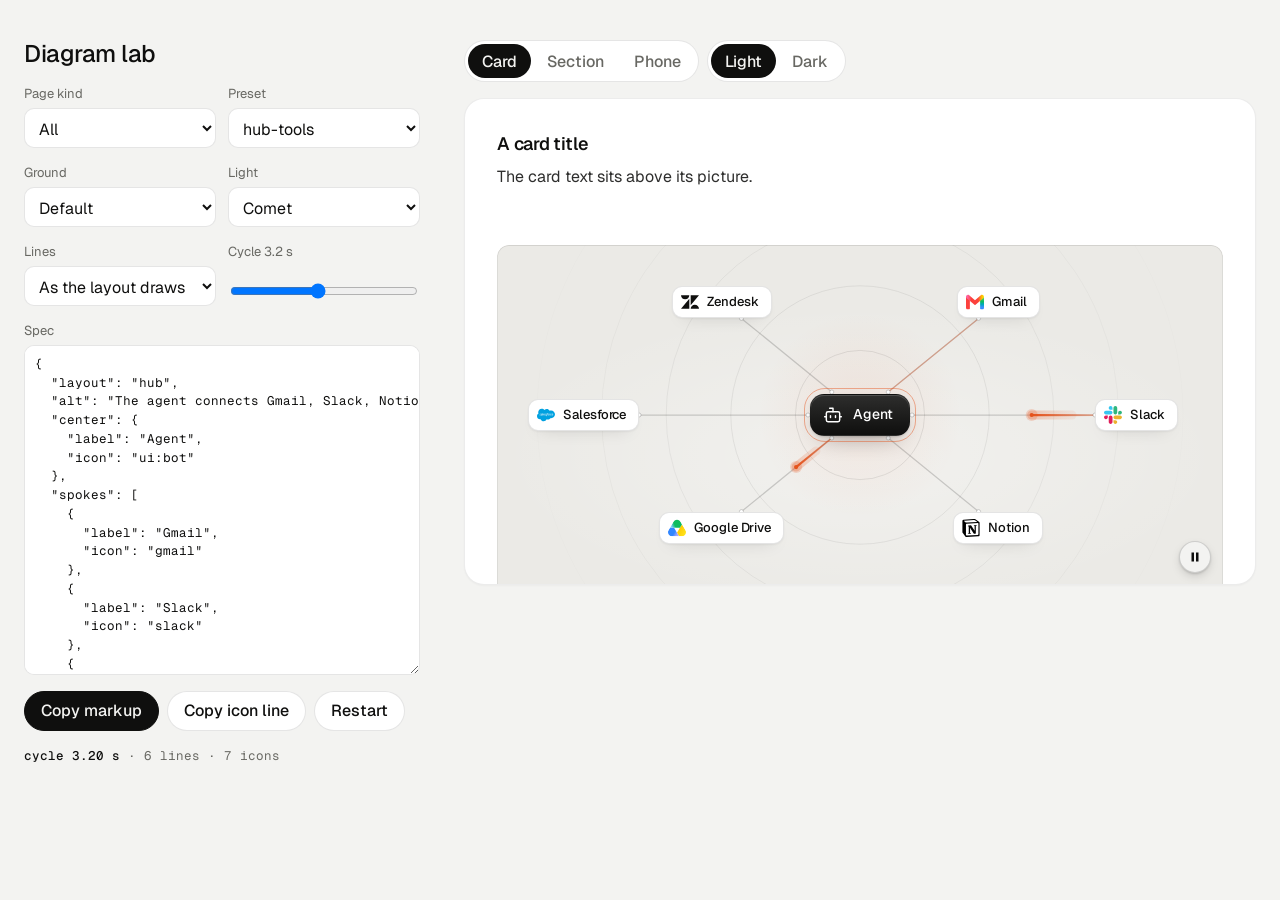
<file: .claude/skills/design-taste-frontend/assets/diagrams/lab.html>
<!doctype html>
<html lang="en">
<head>
<meta charset="utf-8">
<meta name="viewport" content="width=device-width, initial-scale=1">
<title>Diagram lab</title>
<link rel="preconnect" href="https://fonts.googleapis.com">
<link rel="preconnect" href="https://fonts.gstatic.com" crossorigin>
<link href="https://fonts.googleapis.com/css2?family=Geist:wght@300..700&family=Geist+Mono:wght@400;500&display=swap" rel="stylesheet">
<link rel="stylesheet" href="../ui/cards.css">
<link rel="stylesheet" href="diagram.css">
<style>
  /* The builder: pick a preset, change the JSON or the controls, see the card at once, copy the markup. Not part of a page. */
  :root { --font-text: "Geist", system-ui, sans-serif; --font-display: "Geist", system-ui, sans-serif; --font-mono: "Geist Mono", ui-monospace, monospace; }
  [data-theme="light"] { --bg: #f3f3f1; --card: #ffffff; --ink: #0f0f0e; --muted: #686863; --accent: #e5531c; --accent-ink: #ffffff; --frag: #ffffff; --ground-bg: #ebeae6; --ground-accent: #dcd9d0; --line: rgb(0 0 0 / .1); --field: #ffffff; }
  [data-theme="light"][data-accent="blue"] { --accent: #2456e8; }
  [data-theme="light"][data-accent="green"] { --accent: #16825d; }
  [data-theme="dark"] { --bg: #070708; --card: #141416; --ink: #f2f2ef; --muted: #8f9094; --accent: #ff7a3c; --accent-ink: #120c08; --frag: #1c1d20; --ground-bg: #101012; --ground-accent: #232326; --line: rgb(255 255 255 / .12); --field: #101012; }
  [data-theme="dark"][data-accent="white"] { --accent: #f2f2ef; --accent-ink: #0b0b0c; }
  [data-theme="dark"][data-accent="green"] { --accent: #3ccf8e; --accent-ink: #06130d; }
  * { box-sizing: border-box; }
  html, body { margin: 0; }
  body { font-family: var(--font-text); background: var(--bg); color: var(--ink); -webkit-font-smoothing: antialiased; min-height: 100vh; }
  .lab { display: grid; gap: 32px; max-width: 1440px; margin: 0 auto; padding: 32px 24px 64px; }
  .side { display: grid; gap: 16px; align-content: start; min-width: 0; }
  .side h1 { margin: 0; font: 500 24px/1.2 var(--font-display); letter-spacing: -0.02em; }
  .row { display: grid; gap: 6px; }
  .row > label, .row > .lbl { font-size: 13px; color: var(--muted); }
  .two { display: grid; grid-template-columns: 1fr 1fr; gap: 12px; }
  select, textarea, button, input[type=range] { font: inherit; color: inherit; }
  select, textarea { width: 100%; background: var(--field); border: 1px solid var(--line); border-radius: 10px; padding: 9px 10px; }
  select { height: 40px; }
  textarea { min-height: 360px; resize: vertical; font: 400 12.5px/1.5 var(--font-mono); white-space: pre; tab-size: 2; }
  textarea.is-bad { border-color: #c4321c; }
  .btns { display: flex; flex-wrap: wrap; gap: 8px; }
  button.b { height: 40px; padding: 0 16px; border-radius: 999px; border: 1px solid var(--line); background: var(--card); cursor: pointer; font-weight: 500; }
  button.b:hover { border-color: var(--ink); }
  button.b--main { background: var(--ink); color: var(--bg); border-color: var(--ink); }
  .out { font: 400 12.5px/1.5 var(--font-mono); color: var(--muted); overflow-wrap: anywhere; min-height: 1.5em; }
  .out b { color: var(--ink); font-weight: 500; }
  .out .bad { color: #c4321c; }
  .lb-stage { min-width: 0; display: grid; align-content: start; gap: 16px; }
  .lb-stage .card > .panel { --p-h: 340px; }
  .lb-stage .card--wide > .panel { --p-h: 560px; }
  .lb-stage .card--phone { max-width: 390px; }
  .lb-stage .card--phone > .panel { --p-h: 300px; }
  .seg { display: inline-flex; border: 1px solid var(--line); border-radius: 999px; padding: 3px; gap: 2px; background: var(--card); width: fit-content; }
  .seg button { height: 34px; padding: 0 14px; border: 0; background: none; border-radius: 999px; cursor: pointer; font-weight: 500; color: var(--muted); }
  .seg button[aria-pressed="true"] { background: var(--ink); color: var(--bg); }
  @media (min-width: 1024px) { .lab { grid-template-columns: 400px minmax(0, 1fr); gap: 40px; padding-top: 40px; } textarea { min-height: 330px; } .side { position: sticky; top: 24px; max-height: calc(100vh - 48px); overflow: auto; padding-right: 4px; } }
  @media (max-width: 639px) { .lab { padding: 24px 16px 48px; } }
</style>
</head>
<body data-theme="light" data-icon-base="../icons/demo/">
<div class="lab">
  <aside class="side">
    <h1>Diagram lab</h1>
    <div class="two">
      <div class="row"><label for="type">Page kind</label><select id="type"><option value="">All</option><option>software</option><option>tech</option><option>gaming</option><option>product</option><option>service</option></select></div>
      <div class="row"><label for="preset">Preset</label><select id="preset"></select></div>
    </div>
    <div class="two">
      <div class="row"><label for="ground">Ground</label><select id="ground"><option value="">Default</option><option>dots</option><option>rings</option><option>grid</option><option>glow</option><option>glow dots</option><option>glow rings</option><option>none</option></select></div>
      <div class="row"><label for="pulse">Light</label><select id="pulse"><option value="">Comet</option><option>dot</option><option>none</option></select></div>
    </div>
    <div class="two">
      <div class="row"><label for="curve">Lines</label><select id="curve"><option value="">As the layout draws them</option><option>curve</option><option>elbow</option><option>swirl</option></select></div>
      <div class="row"><label for="cycle">Cycle <span id="cycleV">3.2 s</span></label><input id="cycle" type="range" min="2.5" max="4" step="0.1" value="3.2"></div>
    </div>
    <div class="row"><label for="json">Spec</label><textarea id="json" spellcheck="false"></textarea></div>
    <div class="btns">
      <button class="b b--main" id="copy" type="button">Copy markup</button>
      <button class="b" id="copyIcons" type="button">Copy icon line</button>
      <button class="b" id="restart" type="button">Restart</button>
    </div>
    <div class="out" id="info"></div>
  </aside>
  <main class="lb-stage">
    <div class="btns">
      <div class="seg" id="size" role="group" aria-label="Size"><button type="button" data-v="card" aria-pressed="true">Card</button><button type="button" data-v="section" aria-pressed="false">Section</button><button type="button" data-v="phone" aria-pressed="false">Phone</button></div>
      <div class="seg" id="theme" role="group" aria-label="Palette"><button type="button" data-v="light" aria-pressed="true">Light</button><button type="button" data-v="dark" aria-pressed="false">Dark</button></div>
    </div>
    <article class="card card--row" id="card"><h3 id="ct"></h3><p id="cp"></p><div class="panel"><div class="dg" id="dg"></div></div></article>
  </main>
</div>
<script type="module">
  import dg from './diagram.js';
  const $ = id => document.getElementById(id);
  const presets = await dg.presets();
  const base = new URL('../icons/demo/', location.href).href;
  const q = new URLSearchParams(location.search);
  let spec = null, d = null, size = 'card';

  const names = type => Object.keys(presets).filter(k => !type || (presets[k].types || []).includes(type));
  const fillPresets = () => { $('preset').innerHTML = names($('type').value).map(k => `<option>${k}</option>`).join(''); };
  const load = id => { spec = JSON.parse(JSON.stringify(presets[id])); delete spec.types; $('json').value = JSON.stringify(spec, null, 2); sync(); };
  const first = n => (spec.center || spec.core || spec.input || spec.root || spec.left || {}).label || n;

  function iconIds(o, out = new Set()) {
    if (Array.isArray(o)) o.forEach(x => iconIds(x, out));
    else if (o && typeof o === 'object') for (const k in o) { if (k === 'icon' && typeof o[k] === 'string' && !/^text:|[/.]/.test(o[k])) out.add(o[k]); else iconIds(o[k], out); }
    return out;
  }
  function markup() {
    const j = JSON.stringify(spec);
    return /'/.test(j)
      ? `<div class="panel"><div class="dg" data-diagram><script type="application/json">${j}<\/script></div></div>`
      : `<div class="panel"><div class="dg" data-diagram='${j}'></div></div>`;
  }
  function paint() {
    const card = $('card');
    card.classList.toggle('card--wide', size === 'section');
    card.classList.toggle('card--phone', size === 'phone');
    const s = JSON.parse(JSON.stringify(spec));
    if (size === 'section') s.size = 'section';
    $('ct').textContent = 'A card title';
    $('cp').textContent = 'The card text sits above its picture.';
    const el = $('dg');
    d = dg.mount(el, s, { iconBase: base });
    const ids = [...iconIds(spec)];
    setTimeout(() => {
      $('info').innerHTML = `<b>cycle ${d.T ? d.T.toFixed(2) : '-'} s</b> · ${d.E ? d.E.filter(e => e.lit).length : 0} lines · ${ids.length} icons`;
    }, 400);
  }
  function sync() {
    try { spec = JSON.parse($('json').value); $('json').classList.remove('is-bad'); } catch (e) { $('json').classList.add('is-bad'); $('info').innerHTML = `<span class="bad">${e.message}</span>`; return; }
    paint();
  }
  // a control writes into the spec and the textarea
  function setField(path, v) {
    try { spec = JSON.parse($('json').value); } catch { return; }
    const [a, b] = path.split('.');
    if (b) { spec[a] = spec[a] || {}; if (v === '' || v == null) delete spec[a][b]; else spec[a][b] = v; if (!Object.keys(spec[a]).length) delete spec[a]; }
    else if (v === '' || v == null) delete spec[a]; else spec[a] = v;
    $('json').value = JSON.stringify(spec, null, 2);
    sync();
  }
  $('type').onchange = () => { fillPresets(); load($('preset').value); };
  $('preset').onchange = () => { $('ground').value = $('pulse').value = $('curve').value = ''; $('cycle').value = 3.2; $('cycleV').textContent = '3.2 s'; load($('preset').value); };
  $('ground').onchange = () => setField('ground', $('ground').value);
  $('pulse').onchange = () => setField('motion.pulse', $('pulse').value);
  $('curve').onchange = () => setField('curve', $('curve').value);
  $('cycle').oninput = () => { $('cycleV').textContent = (+$('cycle').value).toFixed(1) + ' s'; setField('motion.cycle', +$('cycle').value === 3.2 ? '' : +$('cycle').value); };
  let t0; $('json').oninput = () => { clearTimeout(t0); t0 = setTimeout(sync, 350); };
  $('restart').onclick = () => d && d.restart && d.restart();
  const copy = async (text, btn, label) => { try { await navigator.clipboard.writeText(text); btn.textContent = 'Copied'; } catch { btn.textContent = 'Copy failed'; } setTimeout(() => (btn.textContent = label), 1400); };
  $('copy').onclick = () => copy(markup(), $('copy'), 'Copy markup');
  $('copyIcons').onclick = () => copy(`node <skill>/scripts/icons.mjs fetch ${[...iconIds(spec)].join(' ')} --out assets/icons`, $('copyIcons'), 'Copy icon line');
  for (const [id, key] of [['size', 'size'], ['theme', 'theme']]) {
    $(id).onclick = ev => {
      const b = ev.target.closest('button'); if (!b) return;
      [...$(id).children].forEach(x => x.setAttribute('aria-pressed', String(x === b)));
      if (key === 'size') { size = b.dataset.v; paint(); } else document.body.dataset.theme = b.dataset.v;
    };
  }
  if (q.get('type')) $('type').value = q.get('type');
  fillPresets();
  if (q.get('preset') && presets[q.get('preset')]) $('preset').value = q.get('preset');
  if (q.get('theme') === 'dark') { document.body.dataset.theme = 'dark'; $('theme').children[1].click(); }
  load($('preset').value);
  window.__lab = { get d() { return d; } };
</script>
</body>
</html>
</file>
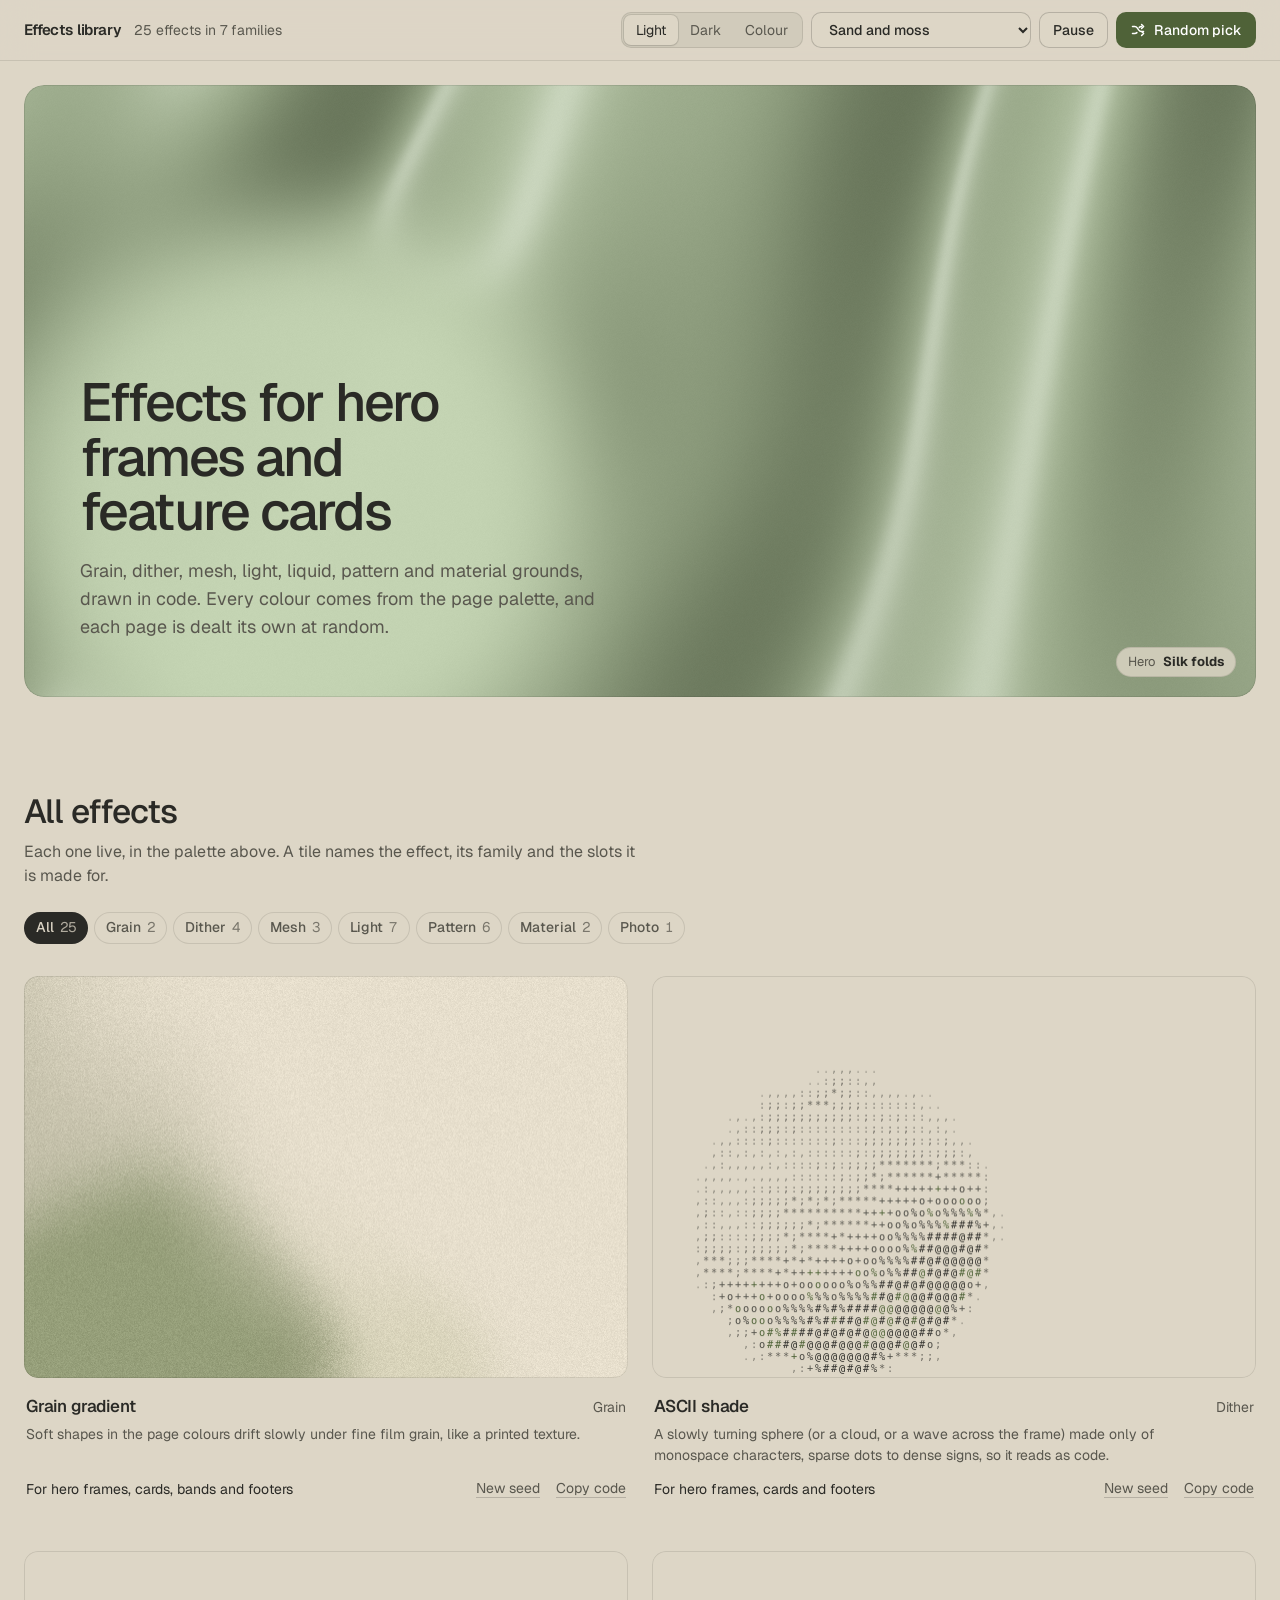
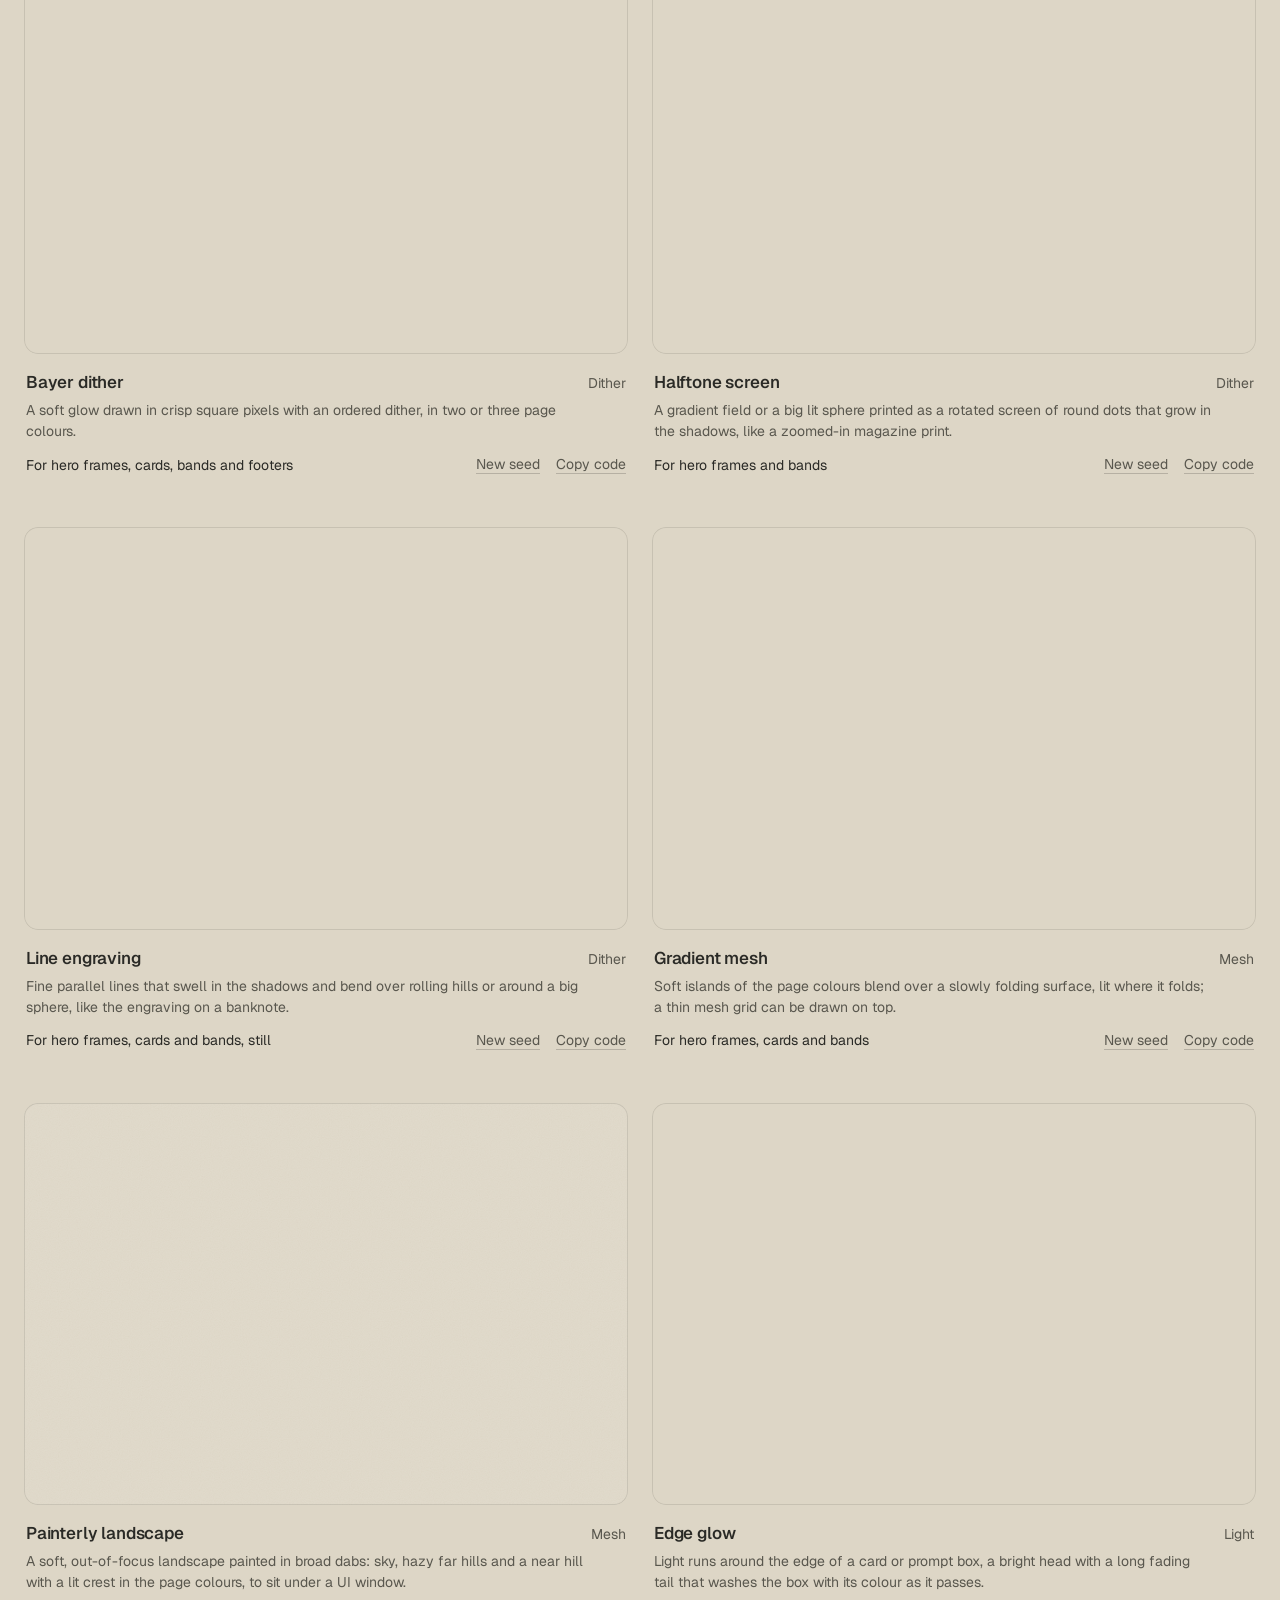
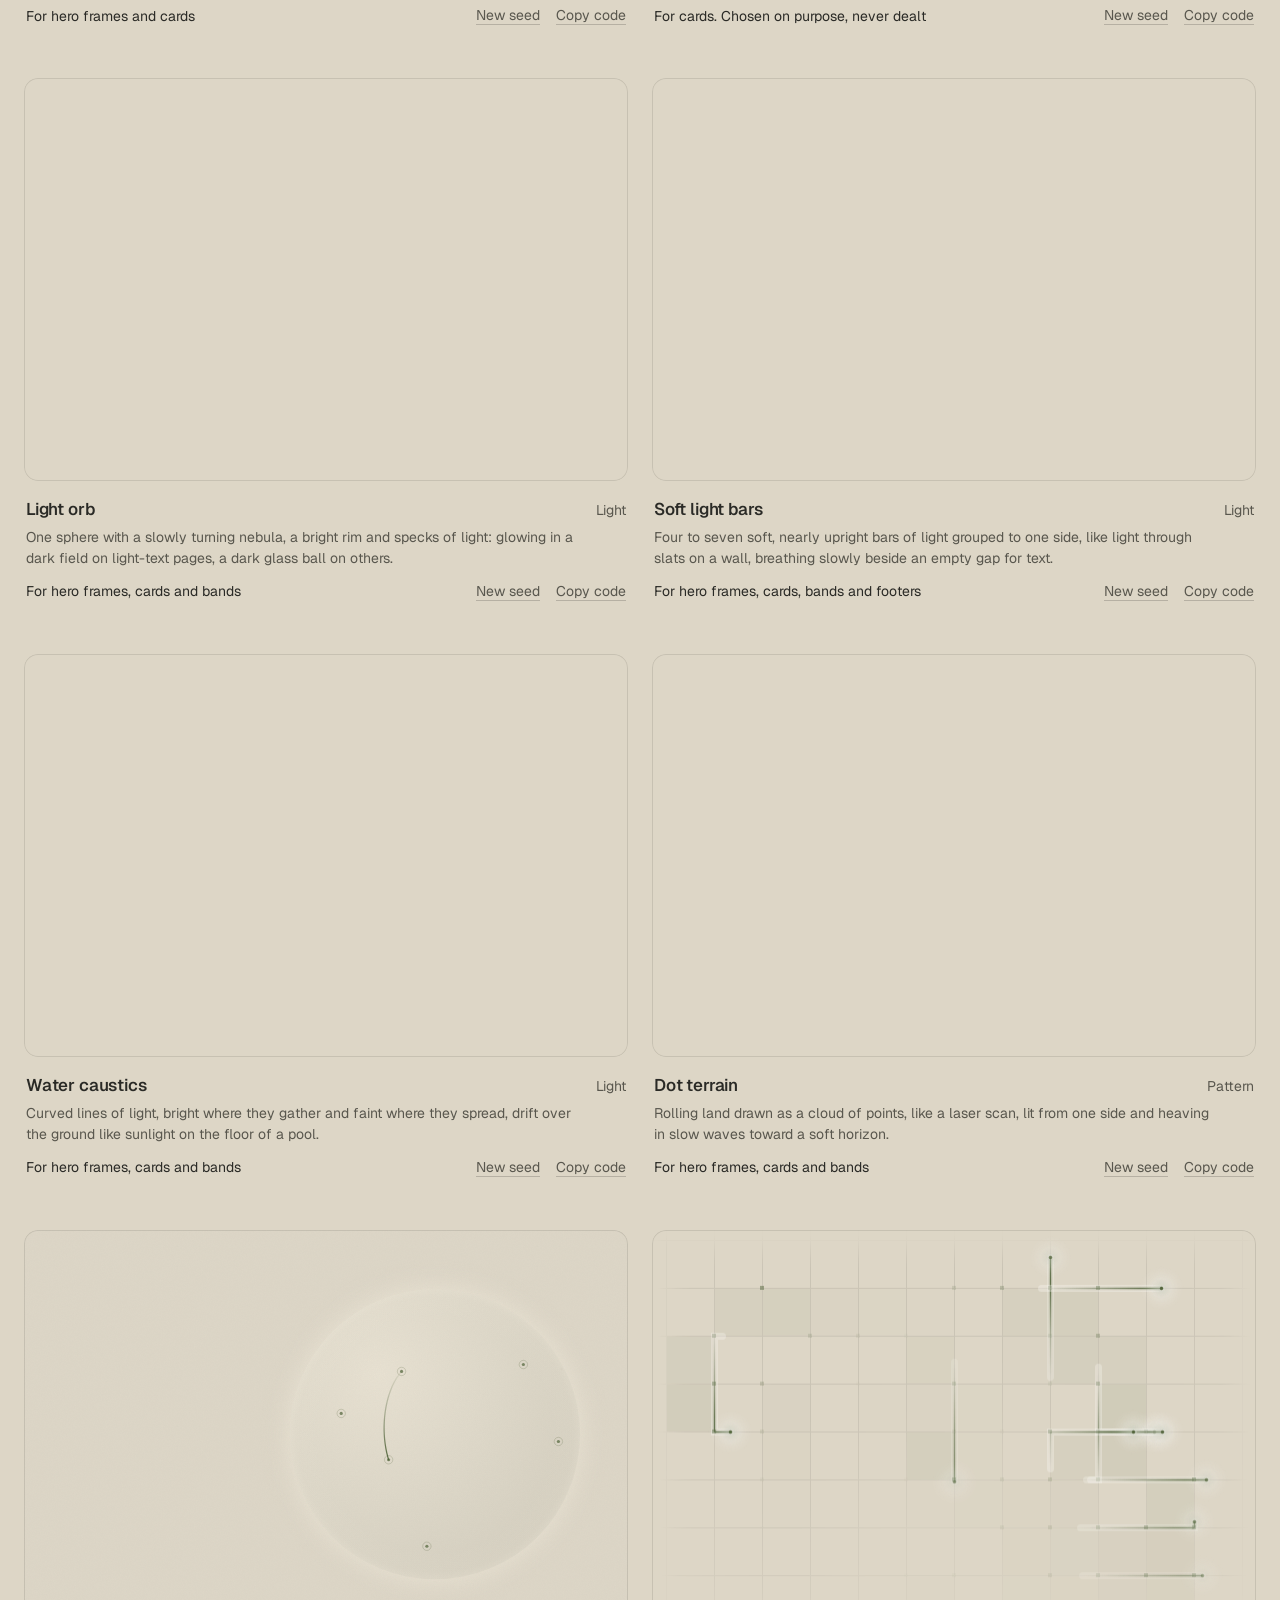
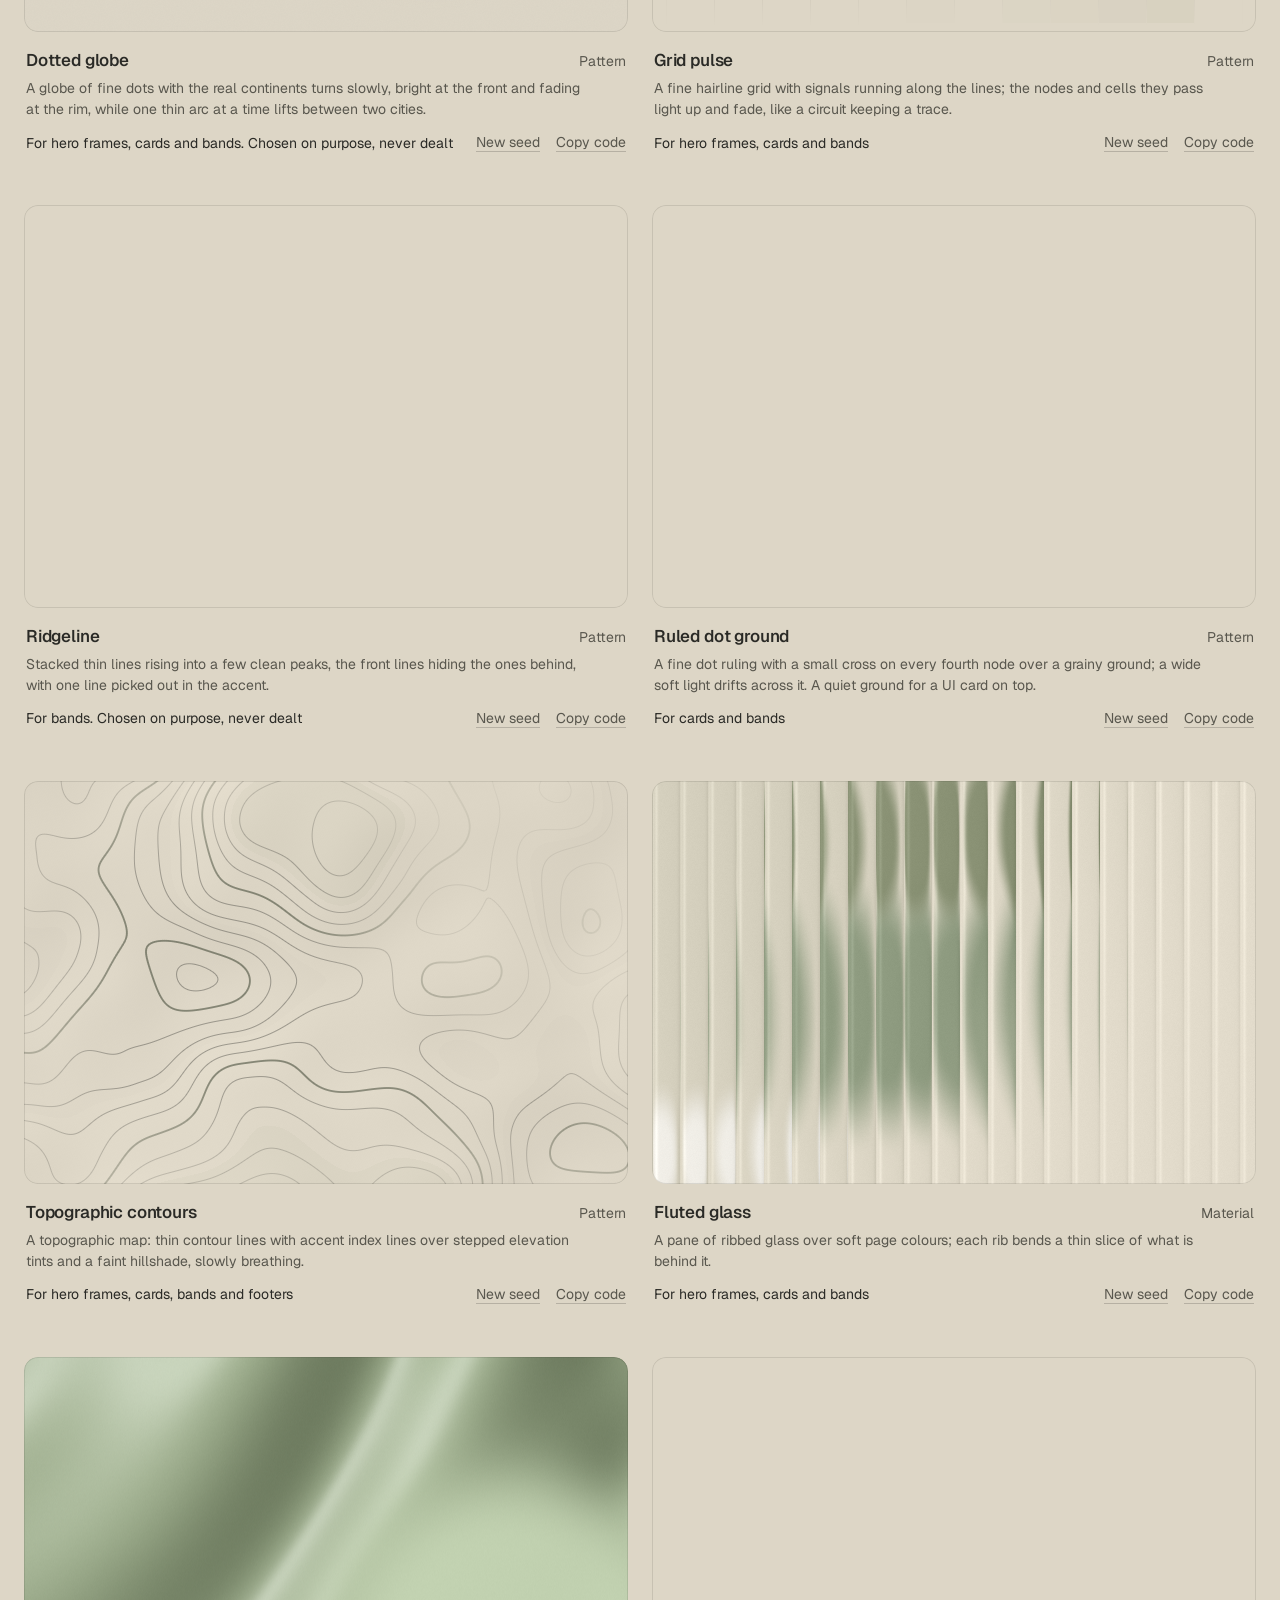
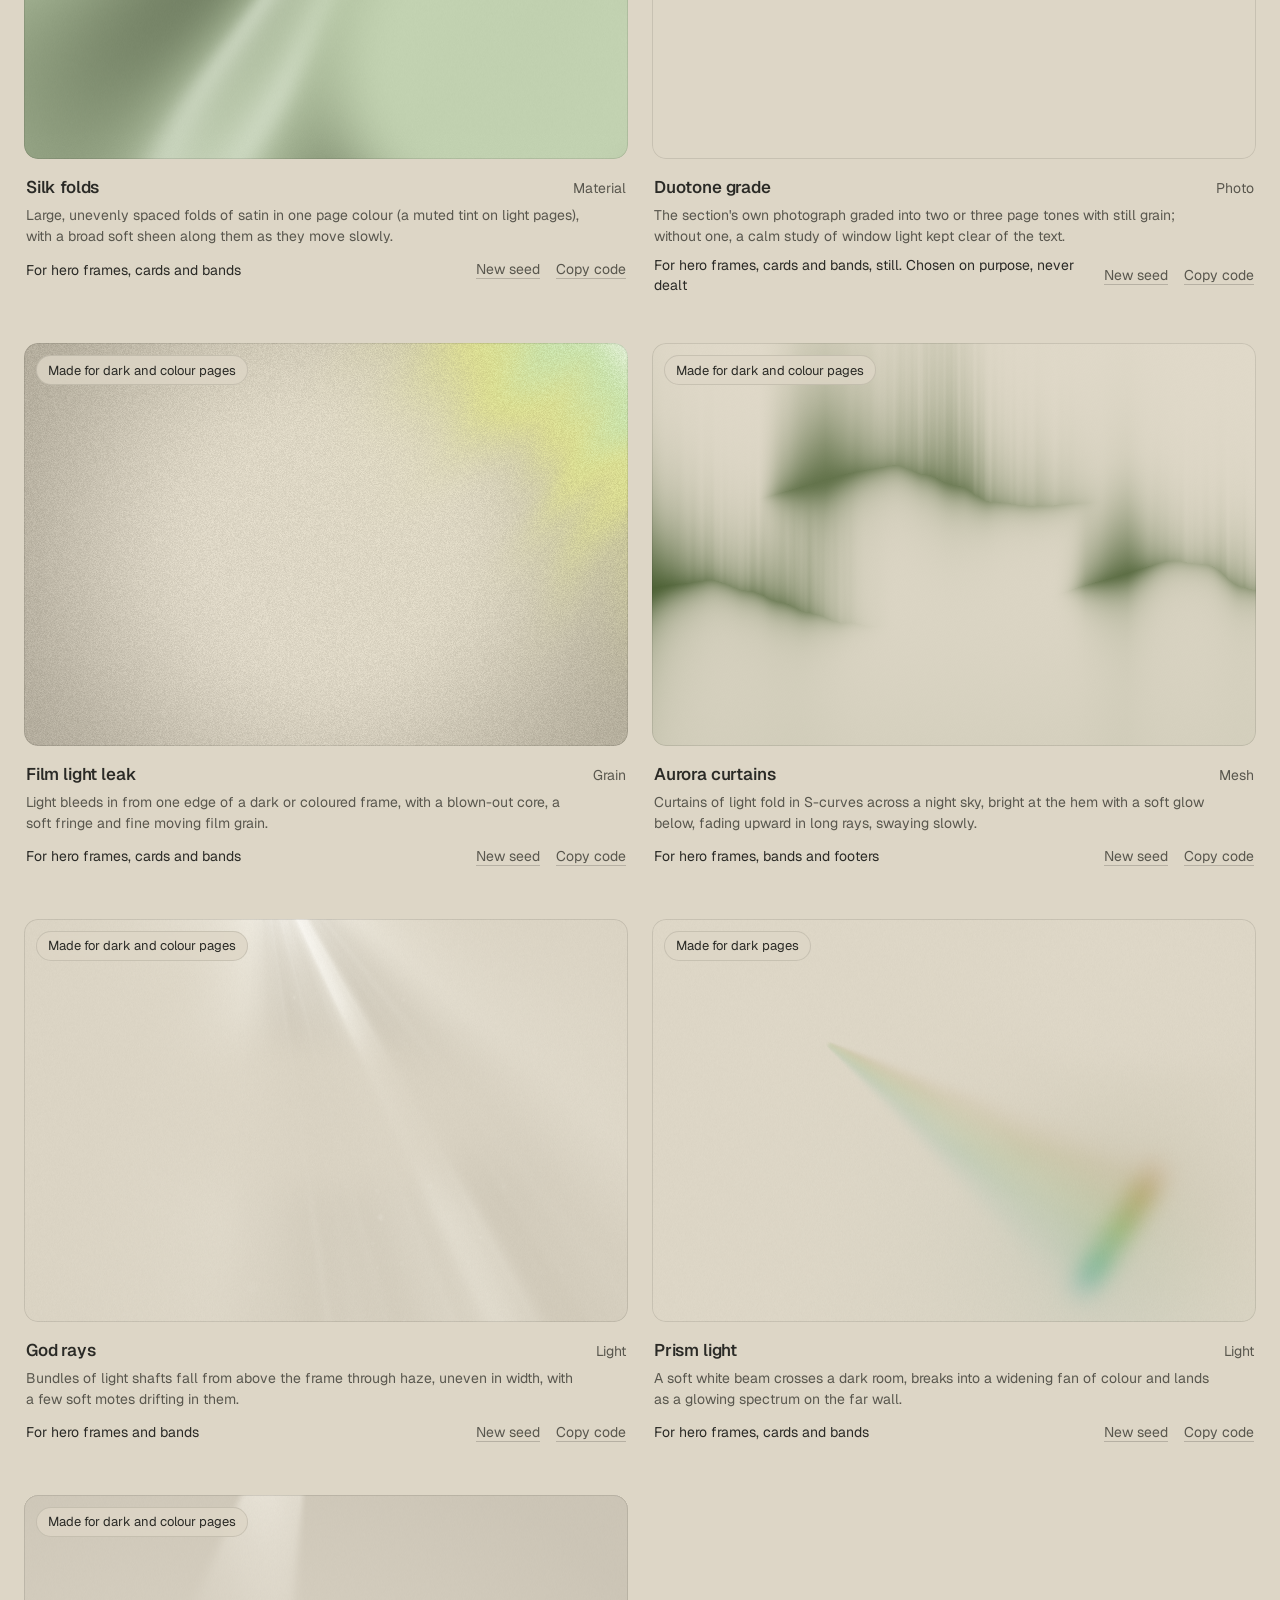
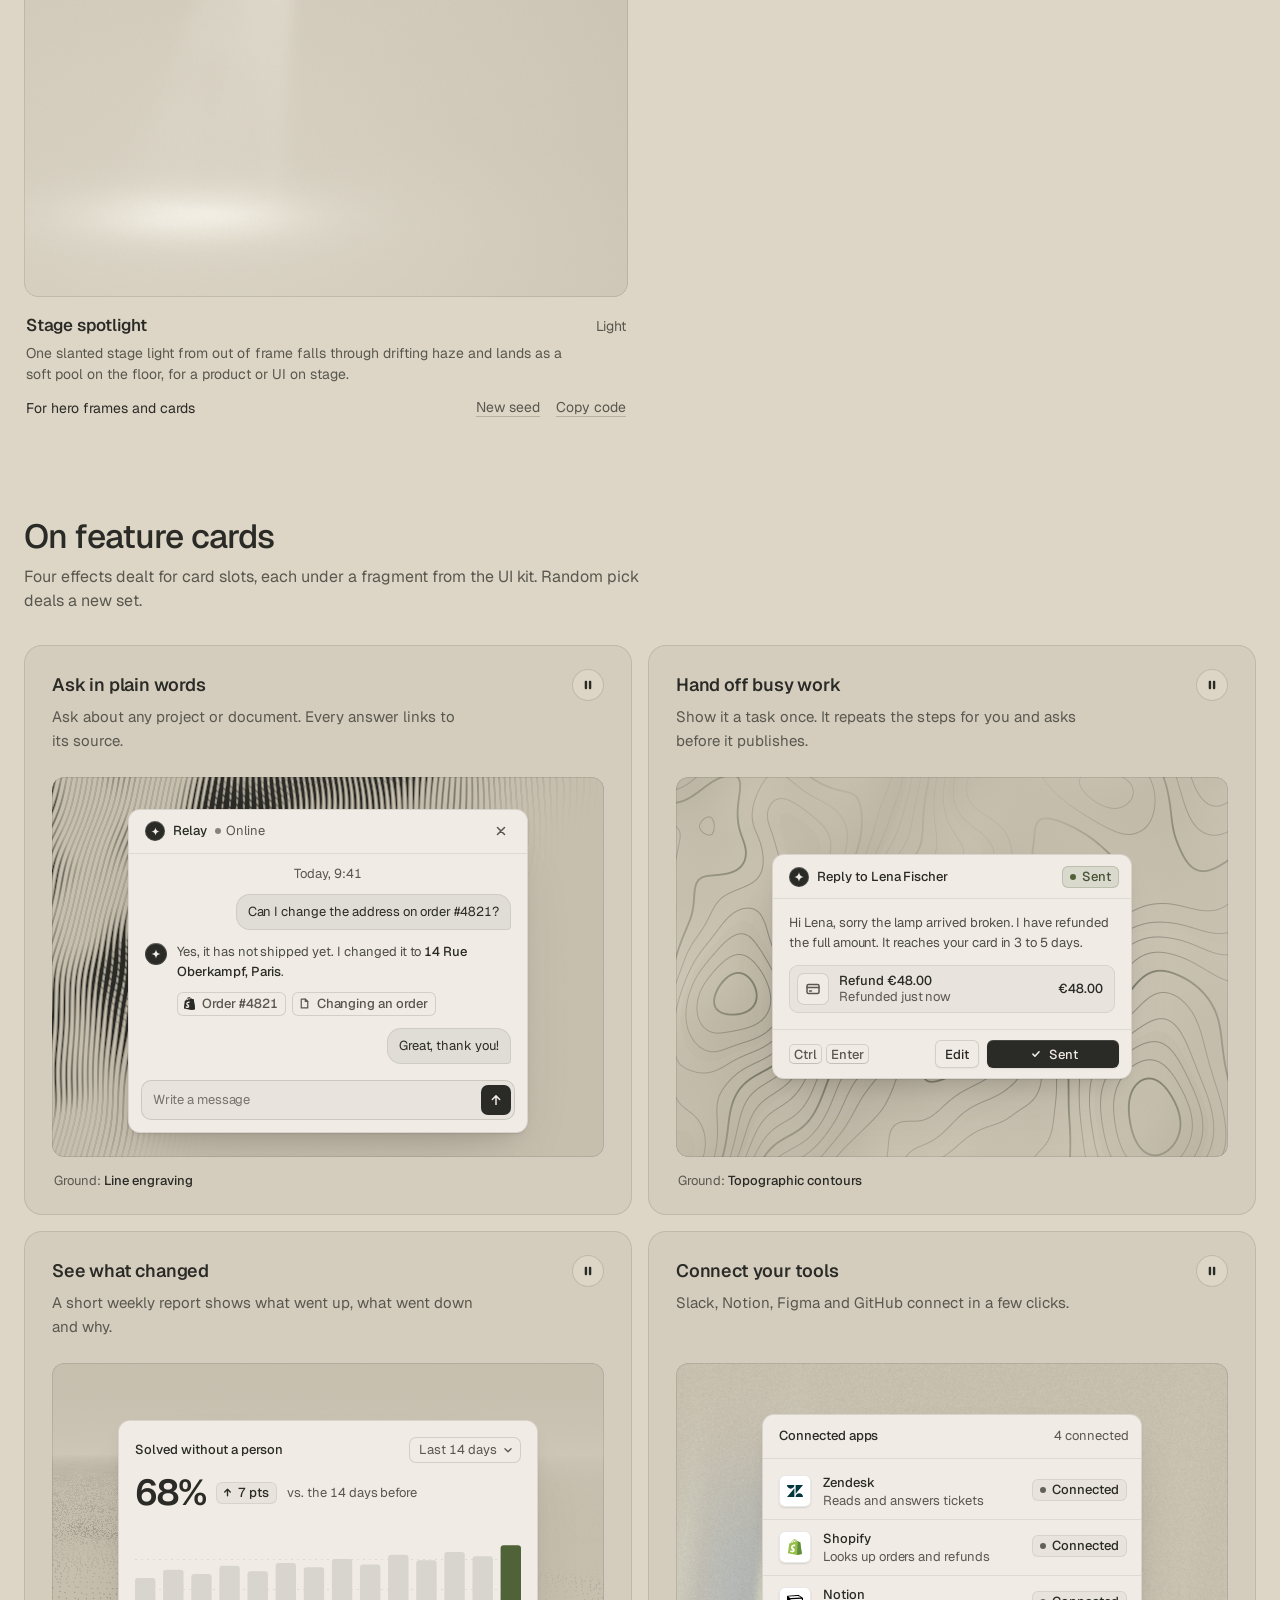
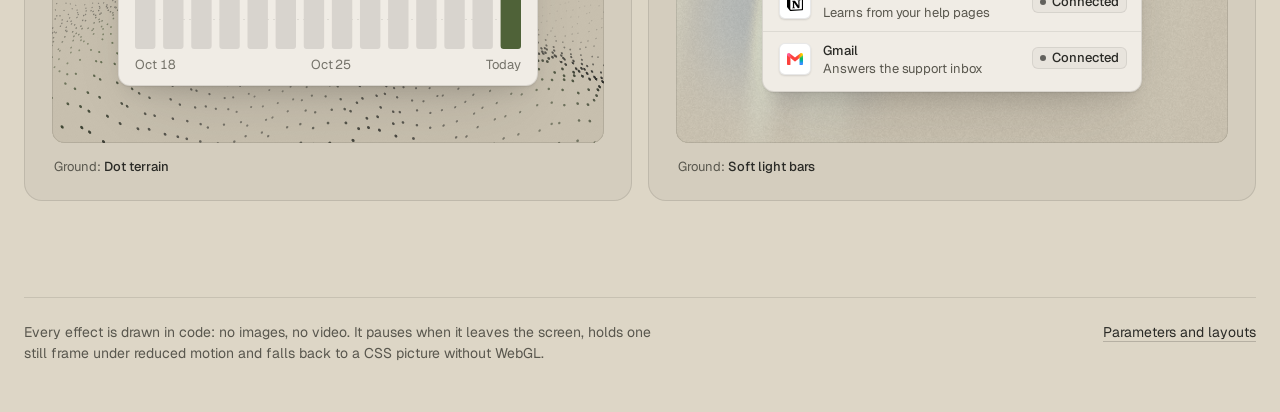
<file: .claude/skills/design-taste-frontend/assets/effects/gallery.html>
<!doctype html>
<html lang="en">
<head>
<script>window.__tpGlMax = 16;   /* a gallery shows many live effects at once; a page of a site keeps the default 4 (fx.js) */</script>
<meta charset="utf-8">
<meta name="viewport" content="width=device-width, initial-scale=1">
<title>Effects library</title>
<meta name="description" content="Effects drawn in code for hero frames, feature cards and bands, in the page palette.">
<link rel="icon" href="data:,">
<link rel="preconnect" href="https://fonts.googleapis.com">
<link rel="preconnect" href="https://fonts.gstatic.com" crossorigin>
<link href="https://fonts.googleapis.com/css2?family=Geist:wght@100..900&family=Geist+Mono:wght@100..900&display=swap" rel="stylesheet">
<style>
  /* the page palette; the script sets these from the palette switcher */
  :root {
    --bg: #ddd6c6; --surface: #d2cab8; --ink: #2a2a26; --muted: #59574e; --accent: #4f6238; --accent-ink: #ffffff;
    --card: #d2cab8; --panel: #cbc3b1; --win: #eeebe3; --win-surface: #e4e0d6;
    color-scheme: light;
  }
  @media (prefers-color-scheme: dark) {
    :root:not([data-theme="light"]) {
      --bg: #0a0d14; --surface: #131824; --ink: #e9edf3; --muted: #8891a1; --accent: #5ab9fc; --accent-ink: #0a0d14;
      --card: #131824; --panel: #0a0d14; --win: #1d2230; --win-surface: #262c3b;
      color-scheme: dark;
    }
  }
  :root[data-theme="dark"] {
    --bg: #0a0d14; --surface: #131824; --ink: #e9edf3; --muted: #8891a1; --accent: #5ab9fc; --accent-ink: #0a0d14;
    --card: #131824; --panel: #0a0d14; --win: #1d2230; --win-surface: #262c3b;
    color-scheme: dark;
  }
  :root {
    --line: color-mix(in oklab, var(--ink) 12%, transparent);
    --line-2: color-mix(in oklab, var(--ink) 22%, transparent);
    --chip: color-mix(in oklab, var(--ink) 6%, var(--bg));
    --font: "Geist", ui-sans-serif, system-ui, -apple-system, "Segoe UI", Roboto, "Helvetica Neue", Arial, sans-serif;
    --mono: "Geist Mono", ui-monospace, "SFMono-Regular", Consolas, monospace;
    --wrap: 1320px;
    --gut: 24px;
  }
  * { box-sizing: border-box; }
  html { -webkit-text-size-adjust: 100%; scroll-behavior: smooth; }
  @media (prefers-reduced-motion: reduce) { html { scroll-behavior: auto; } }
  body {
    margin: 0; background: var(--bg); color: var(--ink);
    font: 15px/1.5 var(--font); -webkit-font-smoothing: antialiased; font-feature-settings: "ss01" 0;
    overflow-x: hidden;
  }
  button, select { font: inherit; color: inherit; }
  :focus-visible { outline: 2px solid var(--accent); outline-offset: 2px; }
  .wrap { max-width: calc(var(--wrap) + 2 * var(--gut)); margin: 0 auto; padding: 0 var(--gut); }

  /* top bar */
  .top { position: sticky; top: 0; z-index: 50; background: color-mix(in oklab, var(--bg) 86%, transparent);
    backdrop-filter: blur(16px) saturate(1.2); -webkit-backdrop-filter: blur(16px) saturate(1.2); border-bottom: 1px solid var(--line); }
  .top-in { display: flex; align-items: center; gap: 12px 8px; padding-top: 12px; padding-bottom: 12px; }
  .top-in .controls { margin-left: auto; }
  .brand { display: flex; align-items: baseline; gap: 12px; min-width: 0; }
  .brand b { font-size: 15px; font-weight: 600; letter-spacing: -0.01em; white-space: nowrap; }
  .brand span { color: var(--muted); font-size: 14px; white-space: nowrap; }
  .controls { display: flex; align-items: center; gap: 8px; flex-wrap: wrap; }
  .seg { display: inline-flex; padding: 3px; border-radius: 10px; background: var(--chip); box-shadow: inset 0 0 0 1px var(--line); }
  .seg button { height: 30px; border: 0; background: transparent; padding: 0 12px; border-radius: 7px; cursor: pointer; color: var(--muted); font-size: 14px; }
  .seg button[aria-pressed="true"] { background: var(--bg); color: var(--ink); box-shadow: 0 0 0 1px var(--line), 0 1px 2px rgb(0 0 0 / 0.08); }
  .btn, .select {
    height: 36px; padding: 0 14px; border-radius: 10px; border: 0; background: var(--bg); color: var(--ink);
    box-shadow: inset 0 0 0 1px var(--line-2); cursor: pointer; display: inline-flex; align-items: center; gap: 8px;
    font-size: 14px; font-weight: 500; white-space: nowrap;
  }
  .btn:hover, .select:hover { box-shadow: inset 0 0 0 1px color-mix(in oklab, var(--ink) 38%, transparent); }
  .btn--primary { background: var(--accent); color: var(--accent-ink); box-shadow: none; }
  .btn--primary:hover { box-shadow: none; background: color-mix(in oklab, var(--accent) 88%, var(--ink)); }
  .btn svg { width: 16px; height: 16px; flex: none; }
  .select { max-width: 220px; padding-right: 10px; }

  /* hero: a dealt hero effect with text in its calm area */
  .hero { position: relative; margin-top: 24px; height: clamp(480px, 68vh, 660px); border-radius: 20px; overflow: hidden;
    display: flex; flex-direction: column; justify-content: flex-end; }
  .hero::after, .stage::after, .panel::after { content: ""; position: absolute; inset: 0; border-radius: inherit; box-shadow: inset 0 0 0 1px var(--line); pointer-events: none; z-index: 2; }
  .hero-copy { position: relative; z-index: 1; padding: 56px; max-width: 760px; }
  .hero h1 { max-width: 9.5em; margin: 0 0 18px; font-size: clamp(38px, 3.4vw + 10px, 62px); line-height: 1.02; letter-spacing: -0.035em; font-weight: 520; text-wrap: balance; }
  .hero p { margin: 0; max-width: 44ch; font-size: 18px; line-height: 28px; color: var(--muted); text-wrap: pretty; }
  .hero-tag { position: absolute; right: 20px; bottom: 20px; z-index: 3; }
  .tag { display: inline-flex; align-items: center; gap: 8px; height: 30px; padding: 0 12px; border-radius: 999px; font-size: 13px;
    background: color-mix(in oklab, var(--bg) 82%, transparent); color: var(--ink); box-shadow: inset 0 0 0 1px var(--line);
    backdrop-filter: blur(10px); -webkit-backdrop-filter: blur(10px); white-space: nowrap; }
  .tag span { color: var(--muted); }

  /* sections */
  section { padding-top: 96px; }
  .sec-head { display: flex; align-items: flex-end; justify-content: space-between; gap: 24px 48px; flex-wrap: wrap; margin-bottom: 32px; }
  .sec-head h2 { margin: 0 0 10px; font-size: clamp(28px, 1.2vw + 18px, 36px); line-height: 1.1; letter-spacing: -0.025em; font-weight: 520; }
  .sec-head p { margin: 0; color: var(--muted); max-width: 56ch; font-size: 16px; line-height: 24px; text-wrap: pretty; }
  .filters { display: flex; flex-wrap: wrap; gap: 6px; }
  .filters button { height: 32px; padding: 0 12px; border-radius: 999px; border: 0; cursor: pointer; font-size: 14px; color: var(--muted);
    background: transparent; box-shadow: inset 0 0 0 1px var(--line); }
  .filters button b { font-weight: 500; }
  .filters button span { margin-left: 6px; font-variant-numeric: tabular-nums; opacity: 0.75; }
  .filters button[aria-pressed="true"] { background: var(--ink); color: var(--bg); box-shadow: none; }

  /* the grid of every effect: one size of tile, labels under the picture */
  .grid { display: grid; grid-template-columns: repeat(2, minmax(0, 1fr)); gap: 48px 24px; }
  .tile { min-width: 0; display: flex; flex-direction: column; }
  .tile[hidden] { display: none; }
  .stage { position: relative; aspect-ratio: 3 / 2; border-radius: 14px; overflow: hidden; background: var(--bg); }
  .badge { position: absolute; top: 12px; left: 12px; z-index: 3; }
  .info { padding: 16px 2px 0; display: grid; gap: 6px; }
  .info-top { display: flex; align-items: baseline; justify-content: space-between; gap: 16px; }
  .info h3 { margin: 0; font-size: 17px; line-height: 24px; font-weight: 560; letter-spacing: -0.01em; }
  .fam { flex: none; font-size: 14px; color: var(--muted); }
  .look { margin: 0; color: var(--muted); font-size: 14px; line-height: 21px; max-width: 62ch; min-height: 42px;
    display: -webkit-box; -webkit-line-clamp: 2; -webkit-box-orient: vertical; overflow: hidden; }
  .info-foot { display: flex; align-items: center; justify-content: space-between; gap: 16px; margin-top: 2px; }
  .for { margin: 0; font-size: 14px; line-height: 20px; }
  .links { flex: none; display: flex; gap: 16px; }
  .links button { border: 0; background: none; padding: 4px 0; cursor: pointer; font-size: 14px; color: var(--muted);
    text-decoration: underline; text-decoration-color: var(--line-2); text-underline-offset: 4px; }
  .links button:hover { color: var(--ink); text-decoration-color: currentColor; }

  /* feature cards: an effect ground in the inset panel and a UI fragment on top */
  .cards { display: grid; grid-template-columns: repeat(2, minmax(0, 1fr)); gap: 16px; }
  .card { background: var(--card); border-radius: 18px; padding: 28px 28px 24px; box-shadow: inset 0 0 0 1px var(--line); display: flex; flex-direction: column; min-width: 0; }
  .card h3 { margin: 0 0 8px; font-size: 18px; line-height: 24px; font-weight: 560; letter-spacing: -0.01em; }
  .card > p:not(.ground) { margin: 0; color: var(--muted); font-size: 15px; line-height: 24px; max-width: 44ch; min-height: 48px; text-wrap: pretty; }
  .panel { position: relative; margin-top: 24px; height: 380px; border-radius: 12px; overflow: hidden; display: grid; place-items: center; padding: 32px; }
  .panel--bleed { place-items: end center; padding-bottom: 0; }
  .panel--bleed > .slot { margin-bottom: -48px; }
  .slot { position: relative; z-index: 1; max-width: 100%;
    --ui-font: var(--font); --ui-mono: var(--mono); --ui-radius: 12px;
    --fx-bg: var(--win); --fx-surface: var(--win-surface); --fx-ink: var(--ink); --fx-muted: var(--muted);
    --fx-accent: var(--accent); --fx-accent-ink: var(--accent-ink); }
  .ground { margin: 14px 2px 0; font-size: 13px; line-height: 20px; color: var(--muted); }
  .ground b { font-weight: 500; color: var(--ink); }

  .foot { padding-top: 96px; padding-bottom: 48px; }
  .foot-in > div { border-top: 1px solid var(--line); padding-top: 24px; display: flex; justify-content: space-between; gap: 16px 48px; flex-wrap: wrap; color: var(--muted); font-size: 14px; }
  .foot-in p { margin: 0; max-width: 72ch; }
  .foot a { color: var(--ink); text-underline-offset: 4px; text-decoration-color: var(--line-2); }
  .empty { padding: 64px 0; color: var(--muted); }

  .toast { position: fixed; left: 50%; bottom: 24px; z-index: 60; transform: translate(-50%, 16px); opacity: 0; pointer-events: none;
    max-width: calc(100vw - 32px); padding: 10px 16px; border-radius: 12px; background: var(--ink); color: var(--bg); font-size: 14px;
    transition: opacity .2s ease, transform .2s ease; }
  .toast.on { opacity: 1; transform: translate(-50%, 0); }

  @media (max-width: 1080px) {
    .hero-copy { padding: 40px; }
  }
  @media (max-width: 860px) {
    .grid, .cards { grid-template-columns: minmax(0, 1fr); }
    .grid { gap: 40px; }
  }
  @media (max-width: 720px) {
    :root { --gut: 16px; }
    .top { position: static; }
    .brand span, .select { display: none; }
    .top-in { display: grid; grid-template-columns: 1fr auto; grid-template-areas: "brand deal" "controls controls"; }
    .brand { grid-area: brand; }
    #deal { grid-area: deal; }
    .top-in .controls { grid-area: controls; margin-left: 0; flex-wrap: nowrap; }
    .seg { flex: 1; }
    .seg button { flex: 1; }
    .hero { margin-top: 16px; height: 560px; border-radius: 16px; }
    .hero-copy { padding: 28px 24px 72px; }
    .hero p { font-size: 16px; line-height: 24px; }
    .hero-tag { left: 24px; right: auto; bottom: 20px; }
    section { padding-top: 72px; }
    .card { padding: 20px; }
    .panel { height: 340px; padding: 20px 16px; }
    .info-foot { flex-wrap: wrap; }
  }
</style>
</head>
<body>
<header class="top">
  <div class="wrap top-in">
    <div class="brand"><b>Effects library</b><span id="count"></span></div>
    <div class="controls">
      <div class="seg" role="group" aria-label="Palette kind">
        <button type="button" data-kind="light">Light</button>
        <button type="button" data-kind="dark">Dark</button>
        <button type="button" data-kind="colour">Colour</button>
      </div>
      <select class="select" id="pal" aria-label="Palette"></select>
      <button type="button" class="btn" id="pause" aria-pressed="false">Pause</button>
    </div>
    <button type="button" class="btn btn--primary" id="deal">
        <svg viewBox="0 0 16 16" aria-hidden="true"><path d="M2.5 4.5h2.2c1.2 0 2 .6 2.7 1.6l1.2 1.8c.7 1 1.5 1.6 2.7 1.6h2.2M11.6 2.5l2 2-2 2M2.5 11.5h2.2c.9 0 1.6-.3 2.2-.9M11.6 9.5l2 2-2 2M9.3 5.4c.6-.6 1.3-.9 2.1-.9" fill="none" stroke="currentColor" stroke-width="1.5" stroke-linecap="round" stroke-linejoin="round"/></svg>
        Random pick
    </button>
  </div>
</header>

<main>
  <div class="wrap">
    <div class="hero" id="hero">
      <div class="hero-copy">
        <h1>Effects for hero frames and feature cards</h1>
        <p id="lede">Grain, dither, mesh, light, liquid, pattern and material grounds, drawn in code. Every colour comes from the page palette, and each page is dealt its own at random.</p>
      </div>
      <div class="hero-tag"><span class="tag" id="hero-tag"><span>Hero</span> <b></b></span></div>
    </div>
  </div>

  <section id="all">
    <div class="wrap">
      <div class="sec-head">
        <div>
          <h2>All effects</h2>
          <p>Each one live, in the palette above. A tile names the effect, its family and the slots it is made for.</p>
        </div>
        <div class="filters" id="filters" role="group" aria-label="Family"></div>
      </div>
      <div class="grid" id="grid"></div>
    </div>
  </section>

  <section id="cards">
    <div class="wrap">
      <div class="sec-head">
        <div>
          <h2>On feature cards</h2>
          <p>Four effects dealt for card slots, each under a fragment from the UI kit. Random pick deals a new set.</p>
        </div>
      </div>
      <div class="cards">
        <article class="card">
          <h3>Ask in plain words</h3>
          <p>Ask about any project or document. Every answer links to its source.</p>
          <div class="panel" data-card="0"><div class="slot" data-ui-load="chat"></div></div>
          <p class="ground">Ground: <b></b></p>
        </article>
        <article class="card">
          <h3>Hand off busy work</h3>
          <p>Show it a task once. It repeats the steps for you and asks before it publishes.</p>
          <div class="panel" data-card="1"><div class="slot" data-ui-load="cursor"></div></div>
          <p class="ground">Ground: <b></b></p>
        </article>
        <article class="card">
          <h3>See what changed</h3>
          <p>A short weekly report shows what went up, what went down and why.</p>
          <div class="panel" data-card="2"><div class="slot" data-ui-load="stat"></div></div>
          <p class="ground">Ground: <b></b></p>
        </article>
        <article class="card">
          <h3>Connect your tools</h3>
          <p>Slack, Notion, Figma and GitHub connect in a few clicks.</p>
          <div class="panel" data-card="3"><div class="slot" data-ui-load="integrations"></div></div>
          <p class="ground">Ground: <b></b></p>
        </article>
      </div>
    </div>
  </section>

  <footer class="foot">
    <div class="wrap foot-in"><div>
      <p>Every effect is drawn in code: no images, no video. It pauses when it leaves the screen, holds one still frame under reduced motion and falls back to a CSS picture without WebGL.</p>
      <p><a id="lab" href="lab.html">Parameters and layouts</a></p>
    </div></div>
  </footer>
</main>
<div class="toast" id="toast" role="status" aria-live="polite"></div>

<script id="paths" type="application/json">{"fx": "./", "ui": "../ui/"}</script>
<script id="palettes" type="application/json">[{"id":"white-link-blue","name":"Sheet and biro","bg":"#ffffff","surface":"#f4f4f4","ink":"#111111","muted":"#6b6b6b","accent":"#1a4be0","accentInk":"#ffffff"},{"id":"cool-white-slate","name":"Frost and slate","bg":"#f7f9fa","surface":"#ecf0f2","ink":"#1f3038","muted":"#5d6b72","accent":"#0d7480","accentInk":"#ffffff"},{"id":"rose-grey-green","name":"Rose grey, green","bg":"#ebe5e3","surface":"#e1dad7","ink":"#2b2622","muted":"#6a615d","accent":"#0f7d45","accentInk":"#ffffff"},{"id":"paper-grey-brass","name":"Newsprint and brass","bg":"#e8e8e3","surface":"#dcdcd6","ink":"#181715","muted":"#63625c","accent":"#bfb21a","accentInk":"#181715"},{"id":"stone-blueprint","name":"Stone and blueprint","bg":"#dfdedb","surface":"#d3d2ce","ink":"#26251e","muted":"#5f5d55","accent":"#2456d6","accentInk":"#ffffff"},{"id":"white-navy-tab","name":"Navy on white","bg":"#ffffff","surface":"#f4f4f2","ink":"#1f2b4d","muted":"#6a7186","accent":"#f7941d","accentInk":"#1f2b4d"},{"id":"three-stones","name":"Three stones","bg":"#eeecea","surface":"#e4e1dd","ink":"#333231","muted":"#6b6763","accent":"#5c6b54","accentInk":"#ffffff"},{"id":"putty-black-teal","name":"Putty and black","bg":"#dedad3","surface":"#d3cec6","ink":"#0a0a0a","muted":"#5c5852","accent":"#256f82","accentInk":"#ffffff"},{"id":"moss-sand","name":"Sand and moss","bg":"#ddd6c6","surface":"#d2cab8","ink":"#2a2a26","muted":"#59574e","accent":"#4f6238","accentInk":"#ffffff"},{"id":"green-mat-chocolate","name":"Bone, green, chocolate","bg":"#e5e1d8","surface":"#dad5ca","ink":"#2a1d17","muted":"#6b5b51","accent":"#456f3a","accentInk":"#ffffff"},{"id":"lunar-grey-bronze","name":"Lunar and bronze","bg":"#111111","surface":"#1c1c1c","ink":"#f2f2f2","muted":"#8f8f8f","accent":"#a08672","accentInk":"#111111"},{"id":"blue-black-cornflower","name":"Night and sky blue","bg":"#0a0d14","surface":"#131824","ink":"#e9edf3","muted":"#8891a1","accent":"#5ab9fc","accentInk":"#0a0d14"},{"id":"green-black-bone","name":"Green-black and bone","bg":"#161c1a","surface":"#1f2725","ink":"#e3e2da","muted":"#8e948d","accent":"#9fc7b8","accentInk":"#161c1a"},{"id":"black-crimson","name":"Black and crimson","bg":"#0a0a0a","surface":"#151515","ink":"#efefef","muted":"#8c8c8c","accent":"#b11226","accentInk":"#ffffff"},{"id":"forest-pale-lime","name":"Forest and lime","bg":"#0f1f10","surface":"#162a17","ink":"#ffffff","muted":"#9aa39a","accent":"#c6f19d","accentInk":"#0f1f10"},{"id":"charcoal-room-sage","name":"Charcoal and sage","bg":"#1c1c1c","surface":"#262626","ink":"#f1f1ef","muted":"#9a9b96","accent":"#8fa68e","accentInk":"#1c1c1c"},{"id":"warm-black-gold","name":"Warm black, gold","bg":"#0c0a08","surface":"#181512","ink":"#ffffff","muted":"#8f8a84","accent":"#c9a45a","accentInk":"#0c0a08"},{"id":"graphite-safety-orange","name":"Graphite and orange","bg":"#18191b","surface":"#222427","ink":"#eff0f1","muted":"#9c9ea3","accent":"#ff4a1f","accentInk":"#18191b"},{"id":"soot-pale-lime","name":"Soot and lime","bg":"#0f0f0f","surface":"#1a1a1a","ink":"#ffffff","muted":"#8f8f8f","accent":"#dafa9c","accentInk":"#0f0f0f"},{"id":"plum-black-pink","name":"Plum-black and pink","bg":"#0d060b","surface":"#1b0e17","ink":"#ffffff","muted":"#9a8f97","accent":"#ff488b","accentInk":"#0d060b"},{"id":"white-signal-red","name":"Signal red, white","bg":"#ffffff","surface":"#f2f2f2","ink":"#0a0a0a","muted":"#6b6b6b","accent":"#d92b21","accentInk":"#ffffff"},{"id":"white-mint-tiles","name":"Greys and mint","bg":"#ffffff","surface":"#f3f3f3","ink":"#232323","muted":"#6e6e6e","accent":"#a1ffcb","accentInk":"#232323"},{"id":"cool-grey-cobalt","name":"Cool grey, cobalt","bg":"#eef0f3","surface":"#e2e5ea","ink":"#0b0c0e","muted":"#5d6470","accent":"#1f2de6","accentInk":"#ffffff"},{"id":"offwhite-bottle-yellow","name":"Bottle ink, yellow","bg":"#f7f7f7","surface":"#ebebeb","ink":"#0d2a1c","muted":"#5f6b64","accent":"#f6e016","accentInk":"#0d2a1c"},{"id":"teal-on-paper","name":"Teal on paper","bg":"#f7f9f8","surface":"#ebf0ee","ink":"#06525c","muted":"#2f737d","accent":"#06525c","accentInk":"#f7f9f8"},{"id":"navy-pink","name":"Navy and pink","bg":"#1a2039","surface":"#212846","ink":"#f9a3c0","muted":"#b9879c","accent":"#f9a3c0","accentInk":"#1a2039"},{"id":"blush-aubergine","name":"Blush and aubergine","bg":"#edccbe","surface":"#e8c2b2","ink":"#351a2b","muted":"#6c4857","accent":"#351a2b","accentInk":"#edccbe"},{"id":"cobalt-on-sand","name":"Cobalt on sand","bg":"#e6dbc7","surface":"#ddd0b9","ink":"#062b8a","muted":"#3a5aa8","accent":"#062b8a","accentInk":"#e6dbc7"},{"id":"oxblood-grey","name":"Oxblood and grey","bg":"#e2e2e2","surface":"#d6d6d6","ink":"#7d0c14","muted":"#7a4a4e","accent":"#7d0c14","accentInk":"#e2e2e2"},{"id":"olive-on-bone","name":"Olive on bone","bg":"#ecebe7","surface":"#e1dfd9","ink":"#38450f","muted":"#5d683a","accent":"#38450f","accentInk":"#ecebe7"},{"id":"burgundy-bubblegum","name":"Burgundy and bubblegum","bg":"#3d0012","surface":"#4d0519","ink":"#ff99d3","muted":"#c77aa0","accent":"#ff99d3","accentInk":"#3d0012"},{"id":"bottle-green-gold","name":"Bottle green, gold","bg":"#133621","surface":"#1a4429","ink":"#f4d96c","muted":"#b3a55e","accent":"#f4d96c","accentInk":"#133621"},{"id":"cobalt-field","name":"Cobalt field","bg":"#0034eb","surface":"#002fd6","ink":"#ffffff","muted":"#dfe4f2","accent":"#e9e34a","accentInk":"#111111"},{"id":"mustard-field","name":"Mustard and black","bg":"#e1ac10","surface":"#cd9d0f","ink":"#0b0b0b","muted":"#4d3d0a","accent":"#24338f","accentInk":"#ffffff"},{"id":"carmine-field","name":"Carmine field","bg":"#9c1220","surface":"#8a101c","ink":"#ffffff","muted":"#f0b9bd","accent":"#ffd9dc","accentInk":"#9c1220"},{"id":"pink-field-lime","name":"Bubblegum and lime","bg":"#ff87ab","surface":"#ff739d","ink":"#0a0a0a","muted":"#6b1f3a","accent":"#def915","accentInk":"#0a0a0a"},{"id":"sky-field-navy","name":"Sky and navy","bg":"#6bb4ee","surface":"#7dbdf0","ink":"#0e1822","muted":"#1b3d5c","accent":"#ff5a1f","accentInk":"#0e1822"},{"id":"orange-field-black","name":"Orange and black","bg":"#ff7a1f","surface":"#ff8633","ink":"#050f16","muted":"#5a2306","accent":"#050f16","accentInk":"#ff7a1f"},{"id":"tobacco-olive","name":"Tobacco and olive","bg":"#472913","surface":"#55321a","ink":"#e4e0cf","muted":"#b39f84","accent":"#525e1b","accentInk":"#e4e0cf"},{"id":"poster-chapters","name":"Poster chapters","bg":"#e6e0d2","surface":"#dcd5c5","ink":"#1a1a1a","muted":"#5f5b52","accent":"#18bc42","accentInk":"#1a1a1a"},{"id":"blue-red-black","name":"Blue, red, black","bg":"#ffffff","surface":"#f3f3f3","ink":"#0a0a0a","muted":"#6b6b6b","accent":"#1f30e0","accentInk":"#ffffff"},{"id":"charcoal-primaries","name":"Charcoal and primaries","bg":"#191919","surface":"#242424","ink":"#ffffff","muted":"#9a9a9a","accent":"#0c7866","accentInk":"#ffffff"},{"id":"ultramarine-yellow","name":"Ultramarine and yellow","bg":"#1423b8","surface":"#1220a6","ink":"#ffffff","muted":"#e4e2d6","accent":"#1fc27a","accentInk":"#0a0a0a"},{"id":"candy-chapters","name":"Candy chapters","bg":"#ffd249","surface":"#f5c63c","ink":"#0a0a0a","muted":"#5e4a0a","accent":"#f53fd6","accentInk":"#0a0a0a"},{"id":"orange-sky-lime","name":"Orange, sky, lime","bg":"#ff8126","surface":"#ff8d3a","ink":"#111111","muted":"#5c2a05","accent":"#de194b","accentInk":"#ffffff"},{"id":"post-red-mustard","name":"Post red, mustard","bg":"#e2dccf","surface":"#d7d0c1","ink":"#2a1110","muted":"#6b524c","accent":"#4a6f84","accentInk":"#ffffff"},{"id":"mint-orange-grey","name":"Grey, mint, orange","bg":"#ffffff","surface":"#f5f5f5","ink":"#000000","muted":"#666666","accent":"#a7ff9c","accentInk":"#000000"},{"id":"report-blocks","name":"Report blocks","bg":"#ffffff","surface":"#f6f6f6","ink":"#000000","muted":"#5f5f5f","accent":"#fe7141","accentInk":"#000000"},{"id":"card-pastels","name":"Card pastels","bg":"#f7f7f5","surface":"#ebebe8","ink":"#000000","muted":"#666662","accent":"#d0106f","accentInk":"#ffffff"},{"id":"mint-pink-accounts","name":"Mint and pink","bg":"#f8f8f8","surface":"#eeeeee","ink":"#0a0a0a","muted":"#6a6a6a","accent":"#1f6b3a","accentInk":"#ffffff"},{"id":"swap-pastels","name":"Swapping pastels","bg":"#c3d7e5","surface":"#d0e0eb","ink":"#141414","muted":"#4a5068","accent":"#0f5257","accentInk":"#ffffff"},{"id":"blush-sage-slate","name":"Blush, sage, slate","bg":"#a6b3bc","surface":"#b2bdc5","ink":"#1c1c1c","muted":"#38424a","accent":"#2c3620","accentInk":"#e3e2da"},{"id":"candy-on-black","name":"Candy on black","bg":"#000000","surface":"#0d0d0d","ink":"#ffffff","muted":"#999999","accent":"#93f1f7","accentInk":"#000000"},{"id":"sky-sand","name":"Sky and sand","bg":"#cbe4f2","surface":"#bcdcee","ink":"#0a0a0a","muted":"#44606e","accent":"#b0298f","accentInk":"#ffffff"},{"id":"studio-grey","name":"Studio grey","bg":"#a8a8aa","surface":"#b4b4b6","ink":"#0e0e0e","muted":"#3a3a3c","accent":"#1f5c49","accentInk":"#ffffff"},{"id":"walnut-tan","name":"Walnut and tan","bg":"#2b2216","surface":"#382d1e","ink":"#e4e2da","muted":"#a39a8b","accent":"#bda38b","accentInk":"#2b2216"}]</script>
<script id="presets" type="application/json">{"light":"moss-sand","dark":"blue-black-cornflower","colour":"cobalt-field"}</script>
<script type="module">
  const $ = s => document.querySelector(s);
  const PATHS = JSON.parse($('#paths').textContent);
  const PALETTES = JSON.parse($('#palettes').textContent);
  const PRESETS = JSON.parse($('#presets').textContent);
  const byId = Object.fromEntries(PALETTES.map(p => [p.id, p]));
  const q = new URLSearchParams(location.search);

  const [{ default: fx }, { pick }] = await Promise.all([import(PATHS.fx + 'fx.js'), import(PATHS.fx + 'pick.js')]);
  const ui = await import(PATHS.ui + 'ui.js').then(m => m.default).catch(() => null);

  $('#lab').href = PATHS.fx + 'lab.html';
  if (q.has('fallback')) fx.config.forceFallback = true;
  if (q.has('webgl1')) fx.config.forceWebGL1 = true;
  if (q.has('time')) fx.setClock(+q.get('time'));

  const FAMILIES = { grain: 'Grain', dither: 'Dither', mesh: 'Mesh', light: 'Light', liquid: 'Liquid', pattern: 'Pattern', material: 'Material', photo: 'Photo' };
  const ORDER = Object.keys(FAMILIES);
  const SLOT_WORDS = { hero: 'hero frames', card: 'cards', band: 'bands', footer: 'footers' };
  const SLOT_ORDER = ['hero', 'card', 'band', 'footer'];
  const KIND_WORDS = { light: 'light', dark: 'dark', colour: 'colour' };
  // seeds that show each effect well in the grid; New seed on a tile deals another
  const SEEDS = {};
  const famName = f => FAMILIES[f] || f[0].toUpperCase() + f.slice(1);
  const andList = a => (a.length < 2 ? a.join('') : `${a.slice(0, -1).join(', ')} and ${a[a.length - 1]}`);

  const tiles = [];
  const cards = [...document.querySelectorAll('[data-card]')].map(el => ({ el, label: el.parentElement.querySelector('.ground b'), ctrl: null, id: null }));
  const hero = { el: $('#hero'), label: $('#hero-tag b'), ctrl: null, id: null };
  let index = null, palette = null, kind = 'light', paused = false, family = q.get('family') || '';

  /* ---------------------------------------------------------------- palette */
  function initialPalette() {
    const key = q.get('palette');
    if (key) return byId[PRESETS[key] || key] || byId[PRESETS.light];
    const dark = window.matchMedia && matchMedia('(prefers-color-scheme: dark)').matches;
    return byId[PRESETS[dark ? 'dark' : 'light']] || PALETTES[0];
  }
  // the card, its inset panel and the UI window on it, all from the page palette
  function derived(p, k) {
    const c = fx.color;
    if (k === 'light') return { card: c.mix(p.bg, p.ink, 0.045), panel: c.mix(p.surface, p.ink, 0.06), win: c.mix(p.bg, '#ffffff', 0.55), winSurface: c.mix(p.bg, '#ffffff', 0.25) };
    if (k === 'dark') return { card: c.mix(p.bg, p.ink, 0.05), panel: p.bg, win: c.mix(p.surface, p.ink, 0.07), winSurface: c.mix(p.surface, p.ink, 0.12) };
    return { card: c.mix(p.bg, p.ink, 0.07), panel: p.bg, win: c.mix(p.surface, p.ink, 0.12), winSurface: c.mix(p.surface, p.ink, 0.18) };
  }
  const cardPalette = () => { const d = derived(palette, kind); return fx.normalizePalette({ ...palette, bg: d.panel, surface: d.card }); };

  function applyVars() {
    const r = document.documentElement;
    const d = derived(palette, kind);
    const vars = { bg: palette.bg, surface: palette.surface, ink: palette.ink, muted: palette.muted, accent: palette.accent, 'accent-ink': palette.accentInk,
      card: d.card, panel: d.panel, win: d.win, 'win-surface': d.winSurface };
    for (const [k, v] of Object.entries(vars)) r.style.setProperty('--' + k, v);
    r.dataset.theme = kind === 'light' ? 'light' : 'dark';
    r.style.colorScheme = kind === 'light' ? 'light' : 'dark';
    for (const b of document.querySelectorAll('.seg button')) b.setAttribute('aria-pressed', String(b.dataset.kind === kind));
    $('#pal').value = palette.id;
  }

  // a controller may come back as a promise when the effect remounts to change colour
  function hold(holder, result) {
    if (result && typeof result.then === 'function') result.then(c => { holder.ctrl = c; if (paused) c.pause(); });
  }

  function setPalette(p) {
    const before = kind;
    palette = p;
    kind = fx.paletteKind(p);
    applyVars();
    if (kind !== before) order();
    const pal = fx.normalizePalette(p);
    for (const t of tiles) {
      fitBadge(t);
      if (t.ctrl) hold(t, t.ctrl.setPalette(pal));
    }
    if (kind !== before) deal();
    else {
      if (hero.ctrl) hold(hero, hero.ctrl.setPalette(pal));
      for (const c of cards) if (c.ctrl) hold(c, c.ctrl.setPalette(cardPalette()));
    }
    syncUrl();
  }

  /* ---------------------------------------------------------------- tiles */
  function fitBadge(t) {
    const fits = t.meta.palettes.includes(kind);
    t.badge.hidden = fits;
    if (!fits) t.badge.querySelector('.tag').textContent = `Made for ${andList(t.meta.palettes.map(k => KIND_WORDS[k]))} pages`;
  }
  function snippet(t) {
    return `<div data-fx="${t.meta.id}" data-fx-seed="${t.seed}"></div>`;
  }
  function buildTile(meta) {
    const el = document.createElement('article');
    el.className = 'tile';
    el.dataset.id = meta.id;
    el.dataset.family = meta.family;
    el.innerHTML = `
      <div class="stage"><div class="badge" hidden><span class="tag"></span></div></div>
      <div class="info">
        <div class="info-top"><h3></h3><span class="fam"></span></div>
        <p class="look"></p>
        <div class="info-foot"><p class="for"></p><div class="links"><button type="button" data-act="seed">New seed</button><button type="button" data-act="copy">Copy code</button></div></div>
      </div>`;
    el.querySelector('h3').textContent = meta.name;
    el.querySelector('.fam').textContent = famName(meta.family);
    el.querySelector('.look').textContent = meta.look;
    const slots = SLOT_ORDER.filter(s => meta.bestOn.includes(s)).map(s => SLOT_WORDS[s]);
    // an effect with "random": false is a literal subject: the random pick never deals it
    el.querySelector('.for').textContent = `For ${andList(slots)}${meta.motion === 'still' ? ', still' : ''}${meta.random === false ? '. Chosen on purpose, never dealt' : ''}`;
    const t = { meta, el, stage: el.querySelector('.stage'), badge: el.querySelector('.badge'), seed: SEEDS[meta.id] ?? 100 + fx.hashSeed(meta.id) % 900, ctrl: null };
    el.querySelector('[data-act="seed"]').addEventListener('click', () => { t.seed = Math.floor(Math.random() * 10000); mountTile(t); });
    el.querySelector('[data-act="copy"]').addEventListener('click', async () => {
      const code = snippet(t);
      try { await navigator.clipboard.writeText(code); toast('Copied ' + code); }
      catch (_) { toast(code, 4000); }
    });
    return t;
  }
  async function mountTile(t) {
    try {
      t.ctrl = await fx.mount(t.stage, t.meta.id, { palette: fx.normalizePalette(palette), seed: t.seed });
      if (paused) t.ctrl.pause();
    } catch (err) { console.warn(`${t.meta.id}:`, err); }
  }

  function buildFilters() {
    const box = $('#filters');
    const counts = {};
    for (const e of index.effects) counts[e.family] = (counts[e.family] || 0) + 1;
    const fams = [...ORDER.filter(f => counts[f]), ...Object.keys(counts).filter(f => !ORDER.includes(f))];
    const make = (key, label, n) => {
      const b = document.createElement('button');
      b.type = 'button';
      b.dataset.family = key;
      b.innerHTML = '<b></b><span></span>';
      b.querySelector('b').textContent = label;
      b.querySelector('span').textContent = n;
      b.addEventListener('click', () => { family = key; filter(); syncUrl(); });
      box.append(b);
    };
    make('', 'All', index.effects.length);
    for (const f of fams) make(f, famName(f), counts[f]);
  }
  // effects made for this palette kind first, in family order; the others after them
  function order() {
    const grid = $('#grid');
    const fits = t => t.meta.palettes.includes(kind);
    for (const t of [...tiles.filter(fits), ...tiles.filter(t => !fits(t))]) grid.append(t.el);
  }
  function filter() {
    if (family && !tiles.some(t => t.meta.family === family)) family = '';
    for (const t of tiles) t.el.hidden = !!family && t.meta.family !== family;
    for (const b of document.querySelectorAll('#filters button')) b.setAttribute('aria-pressed', String(b.dataset.family === family));
  }

  /* ---------------------------------------------------------------- random pick */
  const HISTORY_KEY = 'fx-gallery-history';
  function readHistory() {
    try { const h = JSON.parse(localStorage.getItem(HISTORY_KEY) || '[]'); return Array.isArray(h) ? h : []; } catch (_) { return []; }
  }
  function writeHistory(h) {
    try { localStorage.setItem(HISTORY_KEY, JSON.stringify(h.slice(-100))); } catch (_) { /* no storage: picks are still spread within a deal */ }
  }
  let dealSeed = q.get('deal') || null;
  async function deal(seed) {
    const history = readHistory();
    let dealt;
    try {
      // a seed from the address deals the same set every time, so it ignores this browser's history
      dealt = pick(index.effects, { palette: kind, slots: ['hero', 'card', 'card', 'card', 'card'], history: seed == null ? history : [], seed: seed ?? undefined });
    } catch (err) { toast(err.message); return; }
    if (seed == null) writeHistory([...history, ...dealt.picks.map(p => p.id)]);
    dealSeed = dealt.seed;
    const n = fx.hashSeed(dealt.seed);
    const [h, ...rest] = dealt.picks;
    const jobs = [];
    hero.id = h.id;
    hero.label.textContent = nameOf(h.id);
    // the effect keeps the area under the hero's text calm
    const fr = hero.el.getBoundingClientRect(), tr = hero.el.querySelector('.hero-copy h1').getBoundingClientRect();
    const tp = hero.el.querySelector('.hero-copy p').getBoundingClientRect();
    const calm = fr.width ? { calmX: Math.min(0.8, Math.max(0.15, (tr.left + Math.min(tr.width, tp.width) * 0.42 - fr.left) / fr.width)), calmY: Math.min(0.85, Math.max(0.3, ((tr.top + tp.bottom) / 2 - fr.top) / fr.height)) } : { calmX: 0.24, calmY: 0.7 };
    jobs.push(fx.mount(hero.el, h.id, { palette: fx.normalizePalette(palette), seed: n, params: calm }).then(c => { hero.ctrl = c; if (paused) c.pause(); }));
    rest.forEach((p, i) => {
      const c = cards[i];
      c.id = p.id;
      c.label.textContent = nameOf(p.id);
      jobs.push(fx.mount(c.el, p.id, { palette: cardPalette(), seed: n + 17 * (i + 1) }).then(ctrl => { c.ctrl = ctrl; if (paused) ctrl.pause(); }));
    });
    await Promise.all(jobs.map(j => j.catch(err => console.warn(err))));
    syncUrl();
    return dealt;
  }
  const nameOf = id => (index.effects.find(e => e.id === id) || { name: id }).name;

  /* ---------------------------------------------------------------- controls */
  function toast(msg, ms = 1800) {
    const el = $('#toast');
    el.textContent = msg;
    el.classList.add('on');
    clearTimeout(toast.t);
    toast.t = setTimeout(() => el.classList.remove('on'), ms);
  }
  function syncUrl() {
    try {
      const u = new URL(location.href);
      u.searchParams.set('palette', palette.id);
      if (family) u.searchParams.set('family', family); else u.searchParams.delete('family');
      if (dealSeed) u.searchParams.set('deal', dealSeed);
      history.replaceState(null, '', u);
    } catch (_) { /* a sandboxed frame may refuse; the page works without it */ }
  }
  for (const b of document.querySelectorAll('.seg button')) b.addEventListener('click', () => setPalette(byId[PRESETS[b.dataset.kind]]));
  const sel = $('#pal');
  const groups = { light: [], dark: [], colour: [] };
  for (const p of PALETTES) groups[fx.paletteKind(p)].push(p);
  for (const [k, list] of Object.entries(groups)) {
    const og = document.createElement('optgroup');
    og.label = k[0].toUpperCase() + k.slice(1);
    for (const p of list) og.append(new Option(p.name, p.id));
    sel.append(og);
  }
  sel.addEventListener('change', () => setPalette(byId[sel.value]));
  $('#pause').addEventListener('click', e => {
    paused = !paused;
    e.currentTarget.textContent = paused ? 'Play' : 'Pause';
    e.currentTarget.setAttribute('aria-pressed', String(paused));
    for (const h of [...tiles, hero, ...cards]) if (h.ctrl) paused ? h.ctrl.pause() : h.ctrl.resume();
  });
  $('#deal').addEventListener('click', async () => {
    const d = await deal();
    if (d) toast(`Dealt: ${d.picks.map(p => nameOf(p.id)).join(', ')}`, 2600);
  });

  /* ---------------------------------------------------------------- load */
  palette = initialPalette();
  kind = fx.paletteKind(palette);
  applyVars();
  try {
    index = await fetch(PATHS.fx + 'index.json', { cache: 'no-store' }).then(r => { if (!r.ok) throw new Error(r.status); return r.json(); });
  } catch (err) {
    $('#grid').innerHTML = '<p class="empty">The effects index did not load. Serve this folder over http (node scripts/effects.mjs serve) and run node scripts/effects.mjs index.</p>';
    throw err;
  }
  const famCount = new Set(index.effects.map(e => e.family)).size;
  $('#count').textContent = `${index.effects.length} effects in ${famCount} families`;
  const sorted = [...index.effects].sort((a, b) => (ORDER.indexOf(a.family) + 99 * !ORDER.includes(a.family)) - (ORDER.indexOf(b.family) + 99 * !ORDER.includes(b.family)) || a.name.localeCompare(b.name));
  for (const meta of sorted) { const t = buildTile(meta); tiles.push(t); $('#grid').append(t.el); fitBadge(t); }
  order();
  buildFilters();
  filter();
  if (!ui) document.getElementById('cards').hidden = true;
  await Promise.all([
    ...tiles.map(mountTile),
    deal(dealSeed),
    ui ? ui.loadAll(document).catch(err => console.warn(err)) : null,
  ]);
  document.documentElement.dataset.ready = '1';
</script>
</body>
</html>
</file>
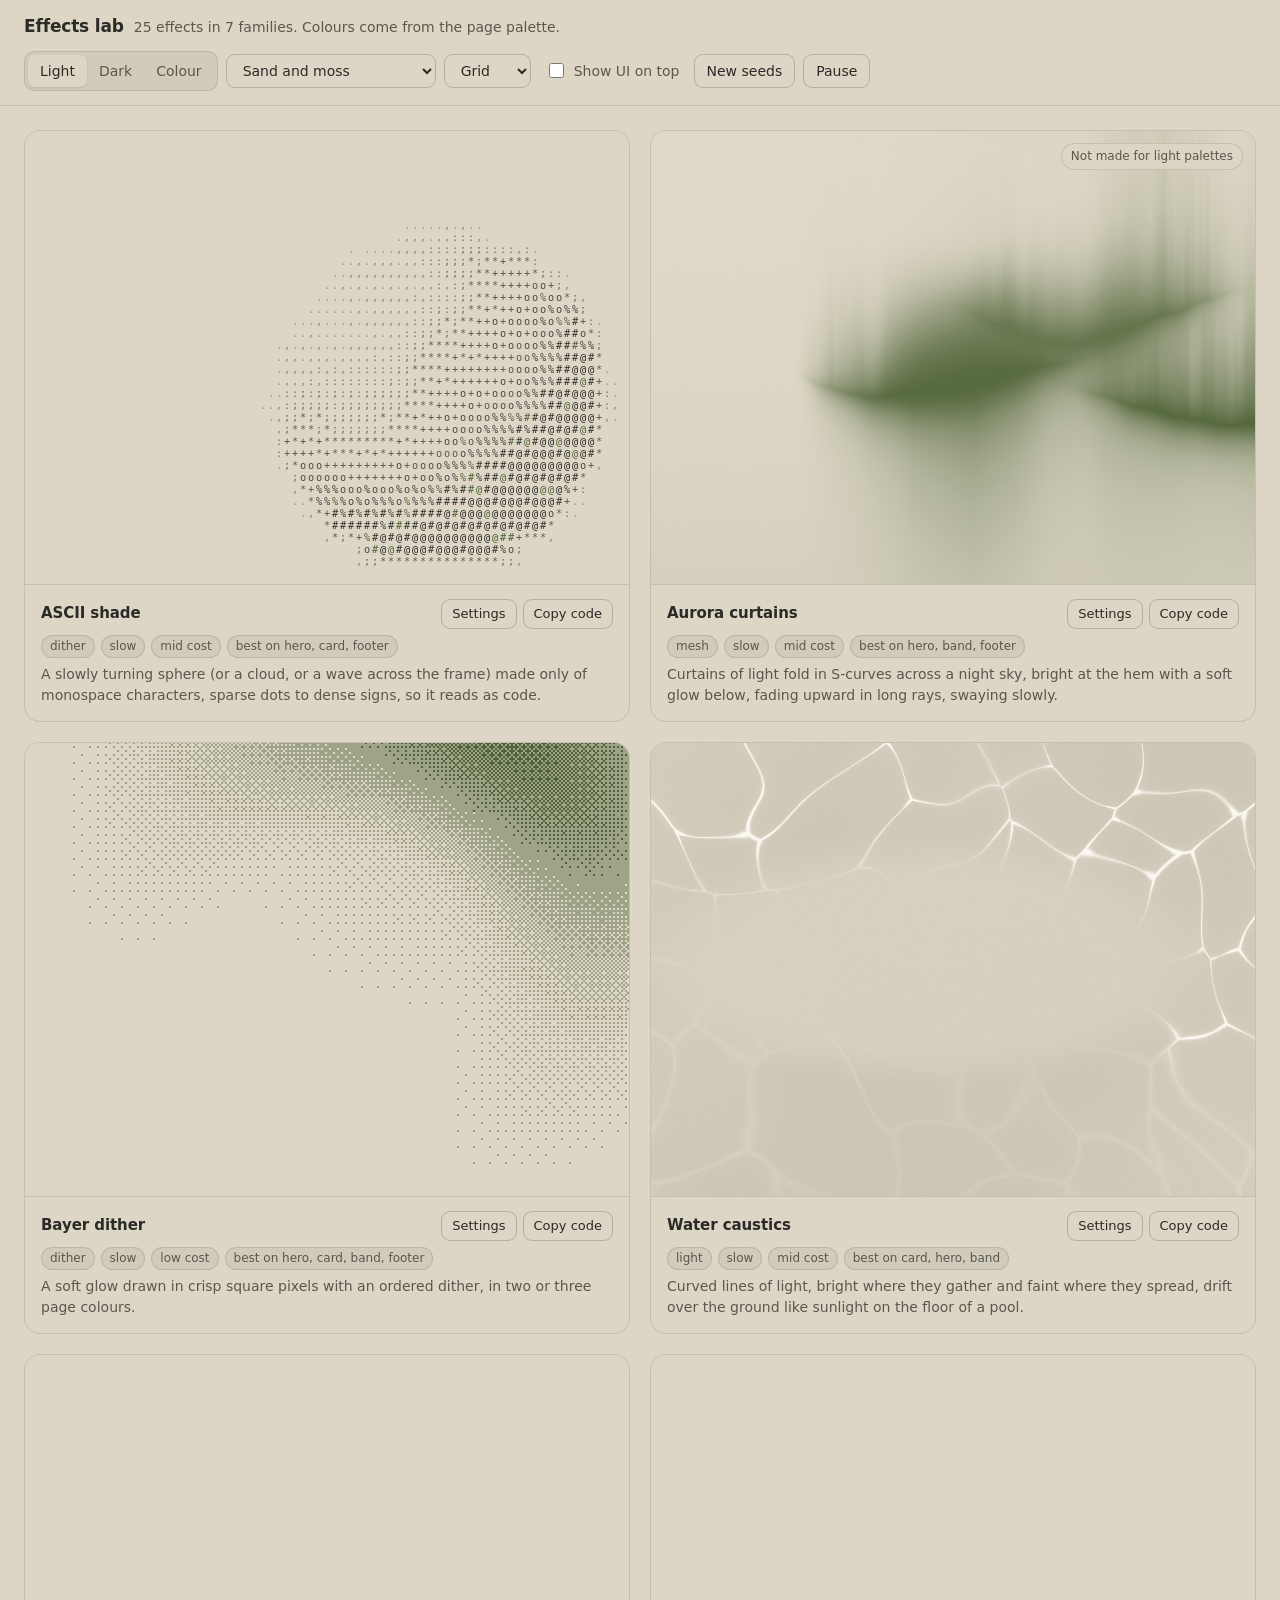
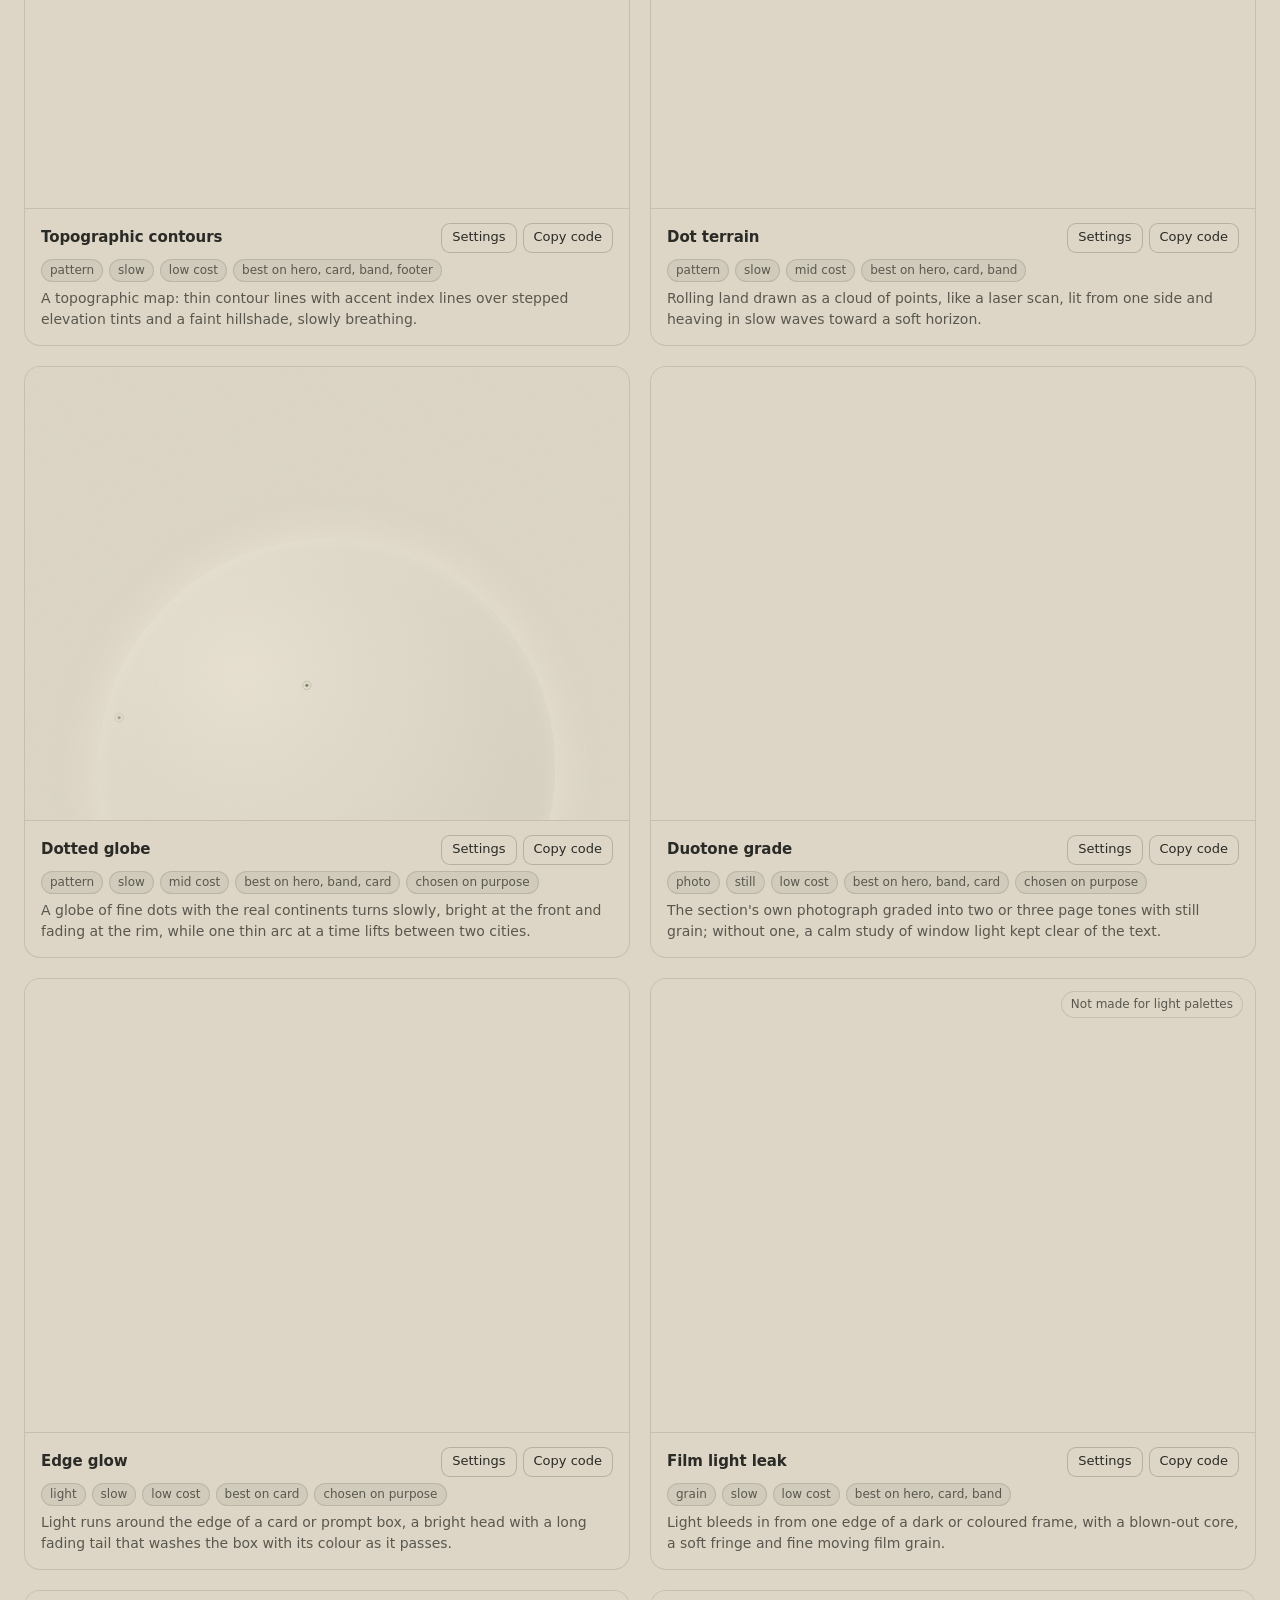
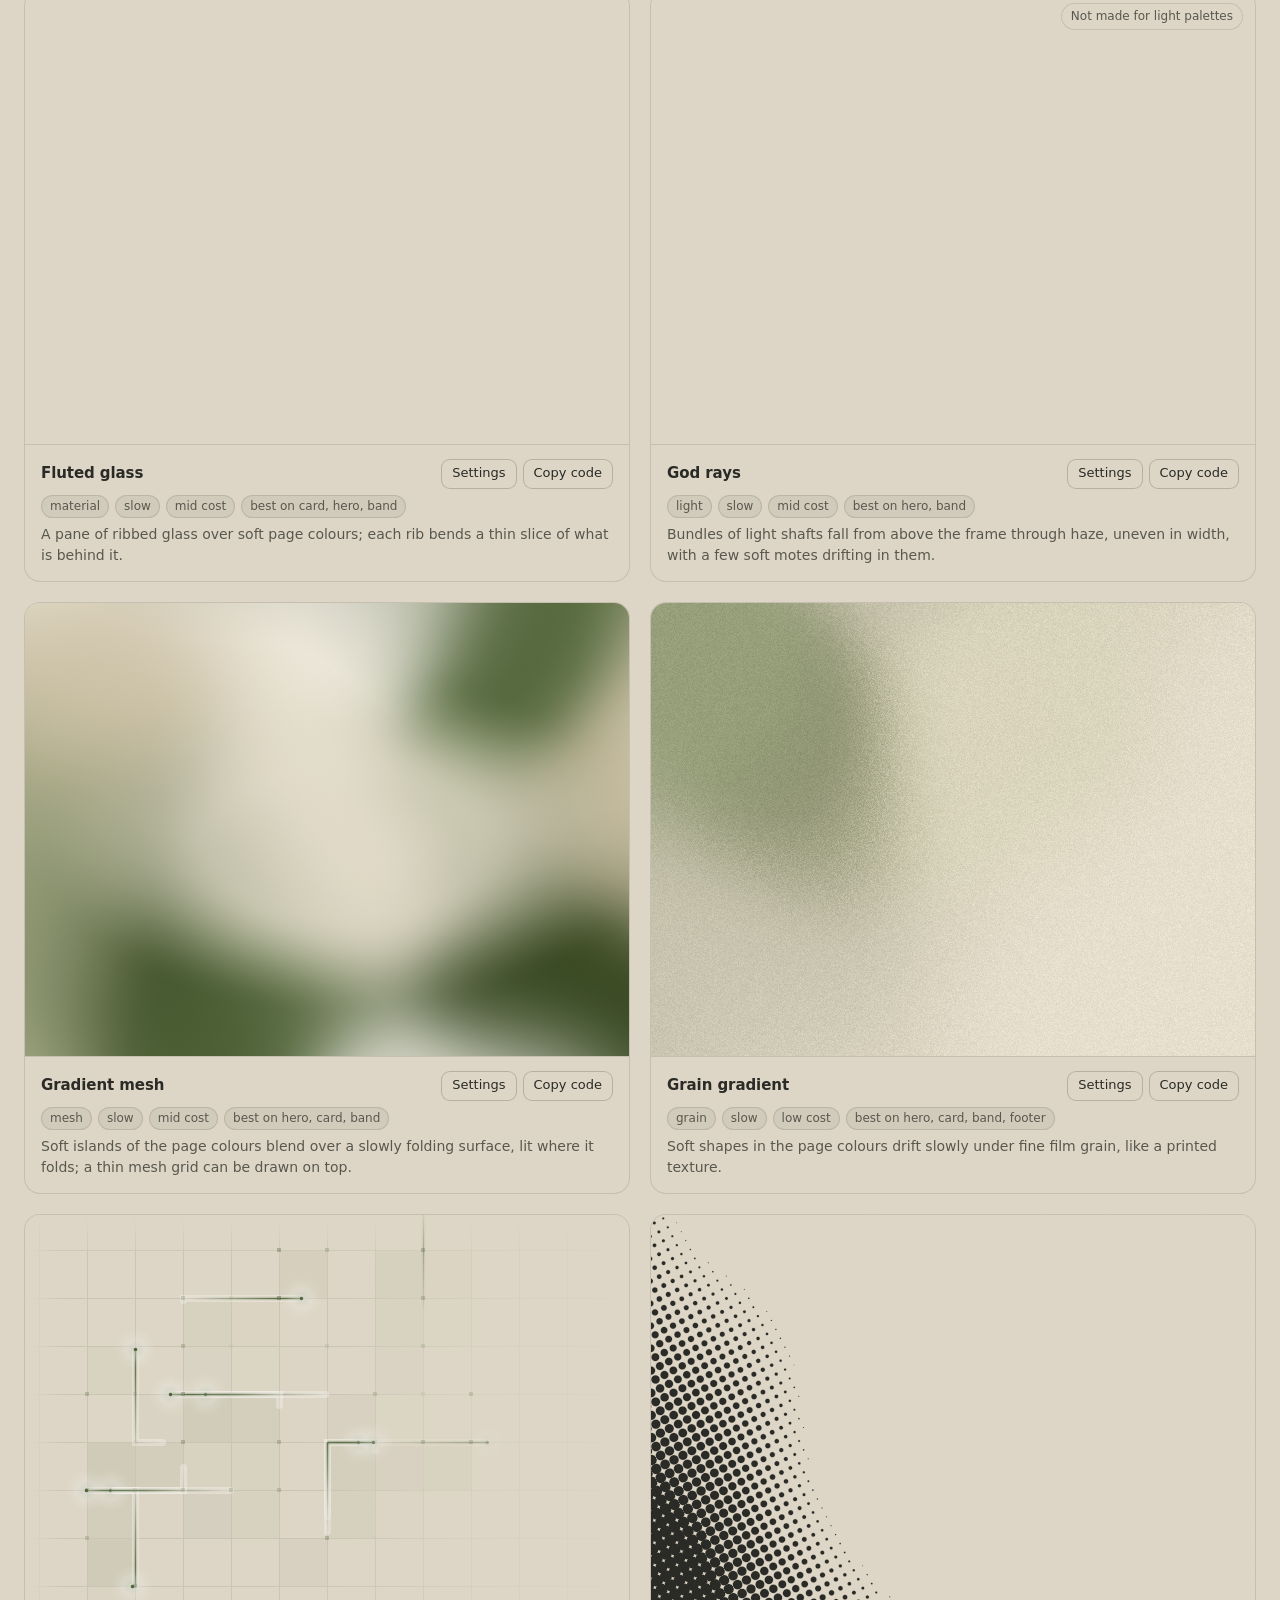
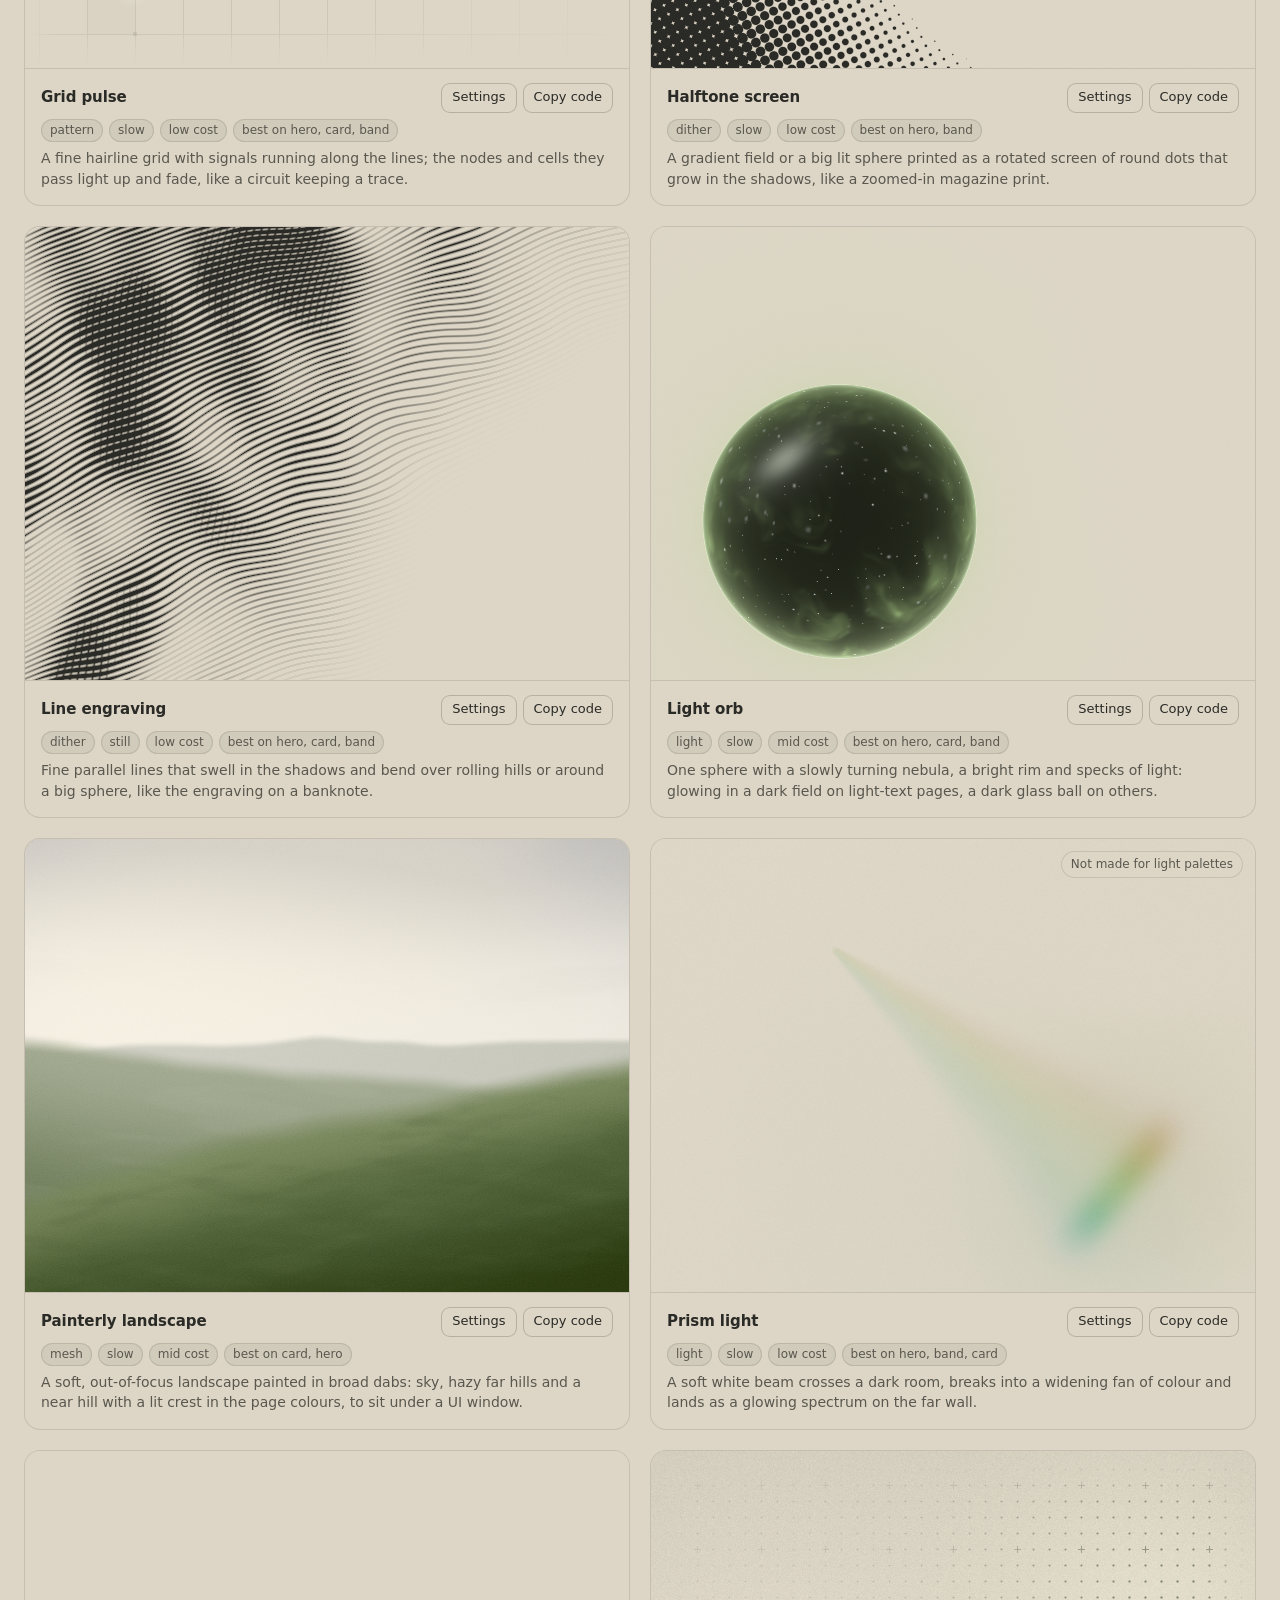
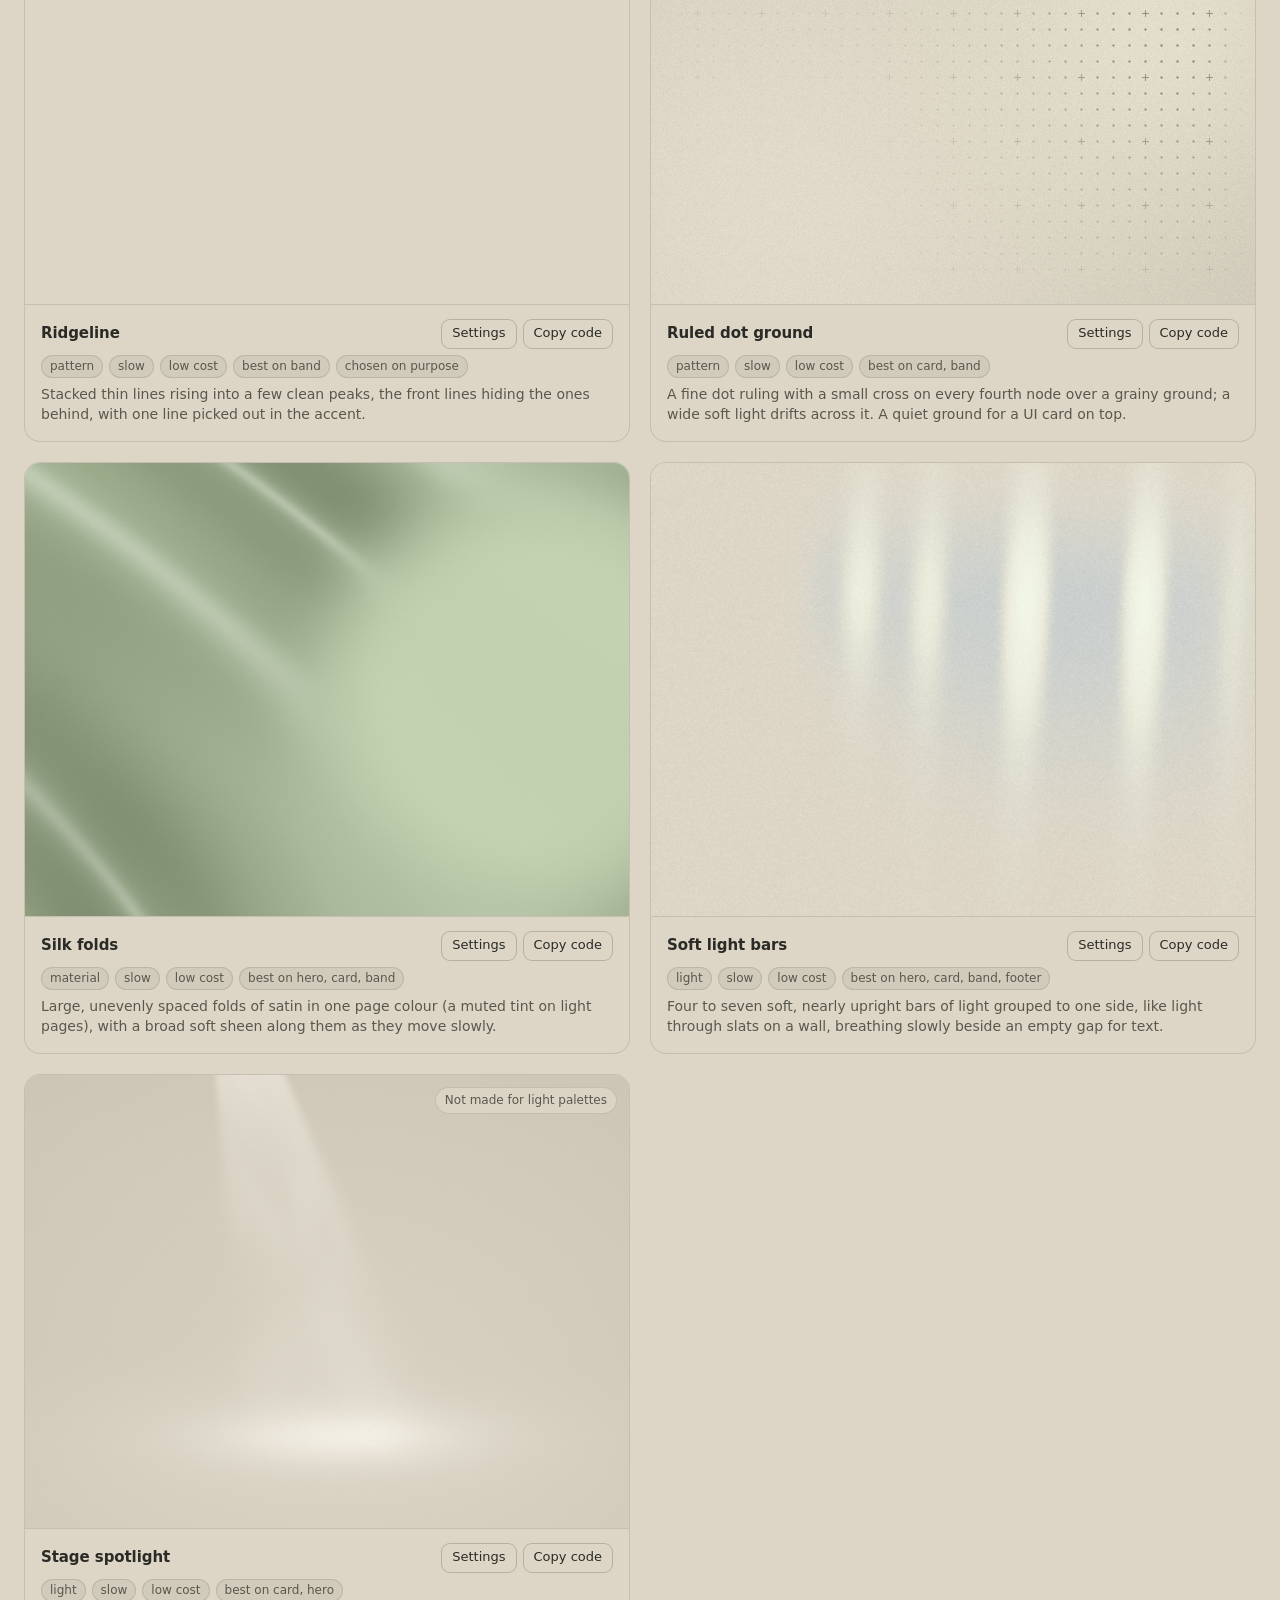
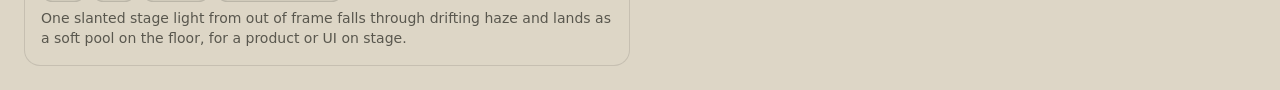
<file: .claude/skills/design-taste-frontend/assets/effects/lab.html>
<!doctype html>
<html lang="en">
<head>
<script>window.__tpGlMax = 16;   /* a gallery shows many live effects at once; a page of a site keeps the default 4 (fx.js) */</script>
<meta charset="utf-8">
<meta name="viewport" content="width=device-width, initial-scale=1">
<title>Effects lab</title>
<link rel="icon" href="data:,">
<style>
  :root {
    --bg: #ddd6c6; --surface: #d2cab8; --ink: #2a2a26; --muted: #59574e; --accent: #4f6238; --accent-ink: #ffffff;
    --line: color-mix(in oklab, var(--ink) 13%, transparent);
    --line-strong: color-mix(in oklab, var(--ink) 22%, transparent);
    --chip: color-mix(in oklab, var(--ink) 6%, var(--bg));
    --radius: 16px;
    color-scheme: light;
  }
  * { box-sizing: border-box; }
  html { -webkit-text-size-adjust: 100%; }
  body {
    margin: 0; background: var(--bg); color: var(--ink);
    font: 14px/1.45 ui-sans-serif, system-ui, -apple-system, "Segoe UI", Roboto, "Helvetica Neue", Arial, sans-serif;
    -webkit-font-smoothing: antialiased;
  }
  button, select, input { font: inherit; color: inherit; }
  .bar {
    position: sticky; top: 0; z-index: 20;
    display: flex; flex-wrap: wrap; align-items: center; justify-content: space-between; gap: 12px 20px;
    padding: 14px 24px; background: color-mix(in oklab, var(--bg) 90%, transparent);
    backdrop-filter: saturate(1.2) blur(14px); -webkit-backdrop-filter: saturate(1.2) blur(14px);
    border-bottom: 1px solid var(--line);
  }
  .title { display: flex; align-items: baseline; gap: 10px; min-width: 0; }
  .title h1 { margin: 0; font-size: 17px; font-weight: 640; letter-spacing: -0.01em; }
  .title p { margin: 0; color: var(--muted); white-space: nowrap; overflow: hidden; text-overflow: ellipsis; }
  .controls { display: flex; flex-wrap: wrap; align-items: center; gap: 8px; }
  .seg { display: inline-flex; padding: 3px; border-radius: 10px; background: var(--chip); border: 1px solid var(--line); }
  .seg button { border: 0; background: transparent; padding: 6px 12px; border-radius: 7px; cursor: pointer; color: var(--muted); }
  .seg button[aria-pressed="true"] { background: var(--bg); color: var(--ink); box-shadow: 0 1px 2px color-mix(in oklab, var(--ink) 14%, transparent); }
  .btn, select {
    height: 34px; padding: 0 12px; border-radius: 9px; border: 1px solid var(--line-strong); background: var(--bg);
    cursor: pointer; display: inline-flex; align-items: center; gap: 6px;
  }
  .btn:hover, select:hover { border-color: color-mix(in oklab, var(--ink) 35%, transparent); }
  .btn.primary { background: var(--ink); color: var(--bg); border-color: var(--ink); }
  label.check { display: inline-flex; align-items: center; gap: 7px; padding: 0 6px; cursor: pointer; color: var(--muted); }
  label.check input { accent-color: var(--accent); width: 15px; height: 15px; }
  select { max-width: 210px; }

  .grid {
    display: grid; gap: 20px; padding: 24px; max-width: 1680px; margin: 0 auto;
    grid-template-columns: repeat(auto-fit, minmax(min(100%, 400px), 1fr));
  }
  body[data-layout="wide"] .grid { grid-template-columns: 1fr; max-width: 1280px; }
  body[data-layout="hero"] .grid { grid-template-columns: 1fr; max-width: none; padding: 0; gap: 0; }
  .tile { border: 1px solid var(--line); border-radius: var(--radius); overflow: hidden; background: var(--bg); display: flex; flex-direction: column; min-width: 0; }
  body[data-layout="hero"] .tile { border-radius: 0; border-width: 0 0 1px; }
  .stage { position: relative; aspect-ratio: 4 / 3; overflow: hidden; }
  body[data-layout="wide"] .stage { aspect-ratio: 16 / 9; }
  body[data-layout="hero"] .stage { aspect-ratio: auto; height: 100vh; min-height: 560px; }
  .stage[data-unfit]::after {
    content: attr(data-unfit); position: absolute; top: 12px; right: 12px; padding: 4px 9px; border-radius: 999px;
    font-size: 12px; background: color-mix(in oklab, var(--bg) 85%, transparent); color: var(--muted); border: 1px solid var(--line);
  }

  /* sample content that sits on the effect */
  .sample { position: absolute; inset: 0; display: none; pointer-events: none; }
  body[data-ui="1"] .sample { display: block; }
  .sample-card {
    position: absolute; left: 22px; bottom: 22px; width: min(232px, calc(100% - 44px));
    display: grid; grid-template-columns: 36px 1fr; gap: 10px; align-items: center;
    padding: 12px 14px 12px 12px; border-radius: 12px; background: var(--surface); color: var(--ink);
    box-shadow: 0 1px 1px color-mix(in oklab, var(--ink) 8%, transparent), 0 10px 30px -12px rgb(0 0 0 / 0.3);
    border: 1px solid color-mix(in oklab, var(--ink) 8%, transparent);
  }
  .sample-card .ic {
    width: 36px; height: 36px; border-radius: 8px; background: var(--bg);
    background-image: radial-gradient(color-mix(in oklab, var(--ink) 55%, transparent) 1.1px, transparent 1.4px);
    background-size: 6px 6px; background-position: 3px 3px; border: 1px solid var(--line);
  }
  .sample-card b { display: block; font-size: 13px; font-weight: 600; }
  .sample-card span { display: block; font-size: 12px; color: var(--muted); font-variant-numeric: tabular-nums; }
  .sample-card .track { grid-column: 1 / -1; height: 4px; border-radius: 4px; background: color-mix(in oklab, var(--ink) 12%, transparent); position: relative; }
  .sample-card .track i { position: absolute; inset: 0 45% 0 0; border-radius: inherit; background: var(--accent); }
  .sample-head { position: absolute; left: 24px; top: 22px; right: 24px; color: var(--ink); }
  .sample-head b { display: block; font-size: clamp(18px, 2.2vw, 30px); font-weight: 640; letter-spacing: -0.02em; line-height: 1.1; max-width: 16ch; }
  .sample-head span { display: block; margin-top: 6px; color: var(--muted); max-width: 34ch; }
  body[data-layout="hero"] .sample-head { left: 48px; top: auto; bottom: 30vh; }
  body[data-layout="hero"] .sample-head b { font-size: clamp(36px, 5vw, 72px); }
  body[data-layout="hero"] .sample-card { left: 48px; bottom: 48px; }

  /* card layout: a feature card with an inset effect panel and a small UI window on it */
  .card-head { display: none; }
  body[data-layout="card"] .grid { grid-template-columns: repeat(auto-fit, minmax(min(100%, 460px), 1fr)); max-width: 1240px; gap: 16px; }
  body[data-layout="card"] .tile { padding: 22px; border: 0; background: color-mix(in oklab, var(--ink) 4.5%, var(--bg)); border-radius: 18px; }
  body[data-layout="card"] .card-head { display: block; }
  .card-head b { display: block; font-size: 15px; font-weight: 620; }
  .card-head p { margin: 4px 0 0; color: var(--muted); max-width: 52ch; }
  body[data-layout="card"] .stage { margin-top: 18px; border-radius: 12px; aspect-ratio: 16 / 10; }
  body[data-layout="card"] .info { display: none; }
  body[data-layout="card"] .sample { display: block; }
  body[data-layout="card"] .sample-head, body[data-layout="card"] .sample-card { display: none; }
  .window { display: none; }
  body[data-layout="card"] .window {
    display: block; position: absolute; left: 50%; top: 54%; transform: translate(-50%, -50%); width: 64%;
    border-radius: 10px; background: var(--surface); color: var(--ink);
    box-shadow: 0 1px 0 color-mix(in oklab, var(--ink) 6%, transparent), 0 18px 40px -16px rgb(0 0 0 / 0.35);
    border: 1px solid color-mix(in oklab, var(--ink) 10%, transparent); overflow: hidden; font-size: 12px;
  }
  .window .wbar { display: flex; align-items: center; gap: 5px; padding: 8px 10px; border-bottom: 1px solid var(--line); }
  .window .wbar i { width: 7px; height: 7px; border-radius: 50%; background: color-mix(in oklab, var(--ink) 22%, transparent); }
  .window .wbar span { margin-left: 8px; color: var(--muted); }
  .window .wbody { padding: 12px 12px 14px; display: grid; gap: 8px; }
  .window .wrow { display: flex; align-items: center; justify-content: space-between; gap: 10px; }
  .window .wrow em { font-style: normal; color: var(--muted); font-variant-numeric: tabular-nums; }
  .window .wbtn { justify-self: start; margin-top: 2px; padding: 5px 10px; border-radius: 7px; background: var(--accent); color: var(--accent-ink); font-weight: 600; }
  .info { padding: 14px 16px 16px; display: grid; gap: 4px; border-top: 1px solid var(--line); }
  body[data-layout="hero"] .info { display: none; }
  .info-top { display: flex; align-items: center; justify-content: space-between; gap: 12px; }
  .info h2 { margin: 0; font-size: 15px; font-weight: 620; letter-spacing: -0.005em; }
  .tags { display: flex; flex-wrap: wrap; gap: 6px; margin: 2px 0 2px; }
  .tags span { font-size: 12px; padding: 2px 8px; border-radius: 999px; background: var(--chip); color: var(--muted); border: 1px solid var(--line); }
  .look { margin: 0; color: var(--muted); }
  .actions { display: flex; gap: 6px; flex: none; }
  .actions .btn { height: 30px; padding: 0 10px; font-size: 13px; }

  .params { display: none; padding: 4px 16px 16px; gap: 10px 18px; grid-template-columns: repeat(auto-fill, minmax(170px, 1fr)); }
  .tile.open .params { display: grid; }
  .param { display: grid; gap: 4px; }
  .param label { display: flex; justify-content: space-between; font-size: 12px; color: var(--muted); }
  .param output { color: var(--ink); font-variant-numeric: tabular-nums; }
  .param input[type=range] { width: 100%; accent-color: var(--ink); margin: 0; }
  .params .row { grid-column: 1 / -1; display: flex; gap: 8px; align-items: center; }
  .params .row input { width: 90px; height: 30px; border-radius: 8px; border: 1px solid var(--line-strong); background: var(--bg); padding: 0 8px; }

  .empty { padding: 80px 24px; text-align: center; color: var(--muted); }
  .toast {
    position: fixed; left: 50%; bottom: 24px; transform: translate(-50%, 20px); opacity: 0; pointer-events: none;
    background: var(--ink); color: var(--bg); padding: 9px 14px; border-radius: 10px; transition: .25s ease; z-index: 30;
  }
  .toast.on { opacity: 1; transform: translate(-50%, 0); }
  @media (max-width: 640px) {
    .bar { padding: 12px 16px; }
    .grid { padding: 16px; gap: 16px; }
    .title p { display: none; }
  }
</style>
</head>
<body data-layout="grid">
<header class="bar">
  <div class="title">
    <h1>Effects lab</h1>
    <p id="count"></p>
  </div>
  <div class="controls">
    <div class="seg" role="group" aria-label="Palette type">
      <button type="button" data-kind="light">Light</button>
      <button type="button" data-kind="dark">Dark</button>
      <button type="button" data-kind="colour">Colour</button>
    </div>
    <select id="pal" aria-label="Palette"></select>
    <select id="layout" aria-label="Layout"><option value="grid">Grid</option><option value="card">Cards</option><option value="wide">Wide</option><option value="hero">Hero</option></select>
    <label class="check"><input type="checkbox" id="ui"> Show UI on top</label>
    <button type="button" class="btn" id="reseed">New seeds</button>
    <button type="button" class="btn" id="pause">Pause</button>
  </div>
</header>
<main class="grid" id="grid"></main>
<div class="toast" id="toast" role="status"></div>
<script id="palettes" type="application/json">[{"id":"white-link-blue","name":"Sheet and biro","bg":"#ffffff","surface":"#f4f4f4","ink":"#111111","muted":"#6b6b6b","accent":"#1a4be0","accentInk":"#ffffff"},{"id":"cool-white-slate","name":"Frost and slate","bg":"#f7f9fa","surface":"#ecf0f2","ink":"#1f3038","muted":"#5d6b72","accent":"#0d7480","accentInk":"#ffffff"},{"id":"rose-grey-green","name":"Rose grey, green","bg":"#ebe5e3","surface":"#e1dad7","ink":"#2b2622","muted":"#6a615d","accent":"#0f7d45","accentInk":"#ffffff"},{"id":"paper-grey-brass","name":"Newsprint and brass","bg":"#e8e8e3","surface":"#dcdcd6","ink":"#181715","muted":"#63625c","accent":"#bfb21a","accentInk":"#181715"},{"id":"stone-blueprint","name":"Stone and blueprint","bg":"#dfdedb","surface":"#d3d2ce","ink":"#26251e","muted":"#5f5d55","accent":"#2456d6","accentInk":"#ffffff"},{"id":"white-navy-tab","name":"Navy on white","bg":"#ffffff","surface":"#f4f4f2","ink":"#1f2b4d","muted":"#6a7186","accent":"#f7941d","accentInk":"#1f2b4d"},{"id":"three-stones","name":"Three stones","bg":"#eeecea","surface":"#e4e1dd","ink":"#333231","muted":"#6b6763","accent":"#5c6b54","accentInk":"#ffffff"},{"id":"putty-black-teal","name":"Putty and black","bg":"#dedad3","surface":"#d3cec6","ink":"#0a0a0a","muted":"#5c5852","accent":"#256f82","accentInk":"#ffffff"},{"id":"moss-sand","name":"Sand and moss","bg":"#ddd6c6","surface":"#d2cab8","ink":"#2a2a26","muted":"#59574e","accent":"#4f6238","accentInk":"#ffffff"},{"id":"green-mat-chocolate","name":"Bone, green, chocolate","bg":"#e5e1d8","surface":"#dad5ca","ink":"#2a1d17","muted":"#6b5b51","accent":"#456f3a","accentInk":"#ffffff"},{"id":"lunar-grey-bronze","name":"Lunar and bronze","bg":"#111111","surface":"#1c1c1c","ink":"#f2f2f2","muted":"#8f8f8f","accent":"#a08672","accentInk":"#111111"},{"id":"blue-black-cornflower","name":"Night and sky blue","bg":"#0a0d14","surface":"#131824","ink":"#e9edf3","muted":"#8891a1","accent":"#5ab9fc","accentInk":"#0a0d14"},{"id":"green-black-bone","name":"Green-black and bone","bg":"#161c1a","surface":"#1f2725","ink":"#e3e2da","muted":"#8e948d","accent":"#9fc7b8","accentInk":"#161c1a"},{"id":"black-crimson","name":"Black and crimson","bg":"#0a0a0a","surface":"#151515","ink":"#efefef","muted":"#8c8c8c","accent":"#b11226","accentInk":"#ffffff"},{"id":"forest-pale-lime","name":"Forest and lime","bg":"#0f1f10","surface":"#162a17","ink":"#ffffff","muted":"#9aa39a","accent":"#c6f19d","accentInk":"#0f1f10"},{"id":"charcoal-room-sage","name":"Charcoal and sage","bg":"#1c1c1c","surface":"#262626","ink":"#f1f1ef","muted":"#9a9b96","accent":"#8fa68e","accentInk":"#1c1c1c"},{"id":"warm-black-gold","name":"Warm black, gold","bg":"#0c0a08","surface":"#181512","ink":"#ffffff","muted":"#8f8a84","accent":"#c9a45a","accentInk":"#0c0a08"},{"id":"graphite-safety-orange","name":"Graphite and orange","bg":"#18191b","surface":"#222427","ink":"#eff0f1","muted":"#9c9ea3","accent":"#ff4a1f","accentInk":"#18191b"},{"id":"soot-pale-lime","name":"Soot and lime","bg":"#0f0f0f","surface":"#1a1a1a","ink":"#ffffff","muted":"#8f8f8f","accent":"#dafa9c","accentInk":"#0f0f0f"},{"id":"plum-black-pink","name":"Plum-black and pink","bg":"#0d060b","surface":"#1b0e17","ink":"#ffffff","muted":"#9a8f97","accent":"#ff488b","accentInk":"#0d060b"},{"id":"white-signal-red","name":"Signal red, white","bg":"#ffffff","surface":"#f2f2f2","ink":"#0a0a0a","muted":"#6b6b6b","accent":"#d92b21","accentInk":"#ffffff"},{"id":"white-mint-tiles","name":"Greys and mint","bg":"#ffffff","surface":"#f3f3f3","ink":"#232323","muted":"#6e6e6e","accent":"#a1ffcb","accentInk":"#232323"},{"id":"cool-grey-cobalt","name":"Cool grey, cobalt","bg":"#eef0f3","surface":"#e2e5ea","ink":"#0b0c0e","muted":"#5d6470","accent":"#1f2de6","accentInk":"#ffffff"},{"id":"offwhite-bottle-yellow","name":"Bottle ink, yellow","bg":"#f7f7f7","surface":"#ebebeb","ink":"#0d2a1c","muted":"#5f6b64","accent":"#f6e016","accentInk":"#0d2a1c"},{"id":"teal-on-paper","name":"Teal on paper","bg":"#f7f9f8","surface":"#ebf0ee","ink":"#06525c","muted":"#2f737d","accent":"#06525c","accentInk":"#f7f9f8"},{"id":"navy-pink","name":"Navy and pink","bg":"#1a2039","surface":"#212846","ink":"#f9a3c0","muted":"#b9879c","accent":"#f9a3c0","accentInk":"#1a2039"},{"id":"blush-aubergine","name":"Blush and aubergine","bg":"#edccbe","surface":"#e8c2b2","ink":"#351a2b","muted":"#6c4857","accent":"#351a2b","accentInk":"#edccbe"},{"id":"cobalt-on-sand","name":"Cobalt on sand","bg":"#e6dbc7","surface":"#ddd0b9","ink":"#062b8a","muted":"#3a5aa8","accent":"#062b8a","accentInk":"#e6dbc7"},{"id":"oxblood-grey","name":"Oxblood and grey","bg":"#e2e2e2","surface":"#d6d6d6","ink":"#7d0c14","muted":"#7a4a4e","accent":"#7d0c14","accentInk":"#e2e2e2"},{"id":"olive-on-bone","name":"Olive on bone","bg":"#ecebe7","surface":"#e1dfd9","ink":"#38450f","muted":"#5d683a","accent":"#38450f","accentInk":"#ecebe7"},{"id":"burgundy-bubblegum","name":"Burgundy and bubblegum","bg":"#3d0012","surface":"#4d0519","ink":"#ff99d3","muted":"#c77aa0","accent":"#ff99d3","accentInk":"#3d0012"},{"id":"bottle-green-gold","name":"Bottle green, gold","bg":"#133621","surface":"#1a4429","ink":"#f4d96c","muted":"#b3a55e","accent":"#f4d96c","accentInk":"#133621"},{"id":"cobalt-field","name":"Cobalt field","bg":"#0034eb","surface":"#002fd6","ink":"#ffffff","muted":"#dfe4f2","accent":"#e9e34a","accentInk":"#111111"},{"id":"mustard-field","name":"Mustard and black","bg":"#e1ac10","surface":"#cd9d0f","ink":"#0b0b0b","muted":"#4d3d0a","accent":"#24338f","accentInk":"#ffffff"},{"id":"carmine-field","name":"Carmine field","bg":"#9c1220","surface":"#8a101c","ink":"#ffffff","muted":"#f0b9bd","accent":"#ffd9dc","accentInk":"#9c1220"},{"id":"pink-field-lime","name":"Bubblegum and lime","bg":"#ff87ab","surface":"#ff739d","ink":"#0a0a0a","muted":"#6b1f3a","accent":"#def915","accentInk":"#0a0a0a"},{"id":"sky-field-navy","name":"Sky and navy","bg":"#6bb4ee","surface":"#7dbdf0","ink":"#0e1822","muted":"#1b3d5c","accent":"#ff5a1f","accentInk":"#0e1822"},{"id":"orange-field-black","name":"Orange and black","bg":"#ff7a1f","surface":"#ff8633","ink":"#050f16","muted":"#5a2306","accent":"#050f16","accentInk":"#ff7a1f"},{"id":"tobacco-olive","name":"Tobacco and olive","bg":"#472913","surface":"#55321a","ink":"#e4e0cf","muted":"#b39f84","accent":"#525e1b","accentInk":"#e4e0cf"},{"id":"poster-chapters","name":"Poster chapters","bg":"#e6e0d2","surface":"#dcd5c5","ink":"#1a1a1a","muted":"#5f5b52","accent":"#18bc42","accentInk":"#1a1a1a"},{"id":"blue-red-black","name":"Blue, red, black","bg":"#ffffff","surface":"#f3f3f3","ink":"#0a0a0a","muted":"#6b6b6b","accent":"#1f30e0","accentInk":"#ffffff"},{"id":"charcoal-primaries","name":"Charcoal and primaries","bg":"#191919","surface":"#242424","ink":"#ffffff","muted":"#9a9a9a","accent":"#0c7866","accentInk":"#ffffff"},{"id":"ultramarine-yellow","name":"Ultramarine and yellow","bg":"#1423b8","surface":"#1220a6","ink":"#ffffff","muted":"#e4e2d6","accent":"#1fc27a","accentInk":"#0a0a0a"},{"id":"candy-chapters","name":"Candy chapters","bg":"#ffd249","surface":"#f5c63c","ink":"#0a0a0a","muted":"#5e4a0a","accent":"#f53fd6","accentInk":"#0a0a0a"},{"id":"orange-sky-lime","name":"Orange, sky, lime","bg":"#ff8126","surface":"#ff8d3a","ink":"#111111","muted":"#5c2a05","accent":"#de194b","accentInk":"#ffffff"},{"id":"post-red-mustard","name":"Post red, mustard","bg":"#e2dccf","surface":"#d7d0c1","ink":"#2a1110","muted":"#6b524c","accent":"#4a6f84","accentInk":"#ffffff"},{"id":"mint-orange-grey","name":"Grey, mint, orange","bg":"#ffffff","surface":"#f5f5f5","ink":"#000000","muted":"#666666","accent":"#a7ff9c","accentInk":"#000000"},{"id":"report-blocks","name":"Report blocks","bg":"#ffffff","surface":"#f6f6f6","ink":"#000000","muted":"#5f5f5f","accent":"#fe7141","accentInk":"#000000"},{"id":"card-pastels","name":"Card pastels","bg":"#f7f7f5","surface":"#ebebe8","ink":"#000000","muted":"#666662","accent":"#d0106f","accentInk":"#ffffff"},{"id":"mint-pink-accounts","name":"Mint and pink","bg":"#f8f8f8","surface":"#eeeeee","ink":"#0a0a0a","muted":"#6a6a6a","accent":"#1f6b3a","accentInk":"#ffffff"},{"id":"swap-pastels","name":"Swapping pastels","bg":"#c3d7e5","surface":"#d0e0eb","ink":"#141414","muted":"#4a5068","accent":"#0f5257","accentInk":"#ffffff"},{"id":"blush-sage-slate","name":"Blush, sage, slate","bg":"#a6b3bc","surface":"#b2bdc5","ink":"#1c1c1c","muted":"#38424a","accent":"#2c3620","accentInk":"#e3e2da"},{"id":"candy-on-black","name":"Candy on black","bg":"#000000","surface":"#0d0d0d","ink":"#ffffff","muted":"#999999","accent":"#93f1f7","accentInk":"#000000"},{"id":"sky-sand","name":"Sky and sand","bg":"#cbe4f2","surface":"#bcdcee","ink":"#0a0a0a","muted":"#44606e","accent":"#b0298f","accentInk":"#ffffff"},{"id":"studio-grey","name":"Studio grey","bg":"#a8a8aa","surface":"#b4b4b6","ink":"#0e0e0e","muted":"#3a3a3c","accent":"#1f5c49","accentInk":"#ffffff"},{"id":"walnut-tan","name":"Walnut and tan","bg":"#2b2216","surface":"#382d1e","ink":"#e4e2da","muted":"#a39a8b","accent":"#bda38b","accentInk":"#2b2216"}]</script>
<script id="presets" type="application/json">{"light":"moss-sand","dark":"blue-black-cornflower","colour":"cobalt-field"}</script>
<script type="module">
  import fx from './fx.js';

  const q = new URLSearchParams(location.search);
  const PALETTES = JSON.parse(document.getElementById('palettes').textContent);
  const PRESETS = JSON.parse(document.getElementById('presets').textContent);
  const byId = Object.fromEntries(PALETTES.map(p => [p.id, p]));
  const $ = s => document.querySelector(s);
  const grid = $('#grid');

  if (q.has('fallback')) fx.config.forceFallback = true;
  if (q.has('webgl1')) fx.config.forceWebGL1 = true;
  if (q.has('time')) fx.setClock(+q.get('time'));
  document.body.dataset.layout = ['wide', 'hero', 'card'].includes(q.get('layout')) ? q.get('layout') : 'grid';
  $('#layout').value = document.body.dataset.layout;
  $('#layout').addEventListener('change', e => { document.body.dataset.layout = e.target.value; syncUrl(); });
  document.body.dataset.ui = q.get('ui') === '1' ? '1' : '0';
  $('#ui').checked = document.body.dataset.ui === '1';

  let palette = pickPalette(q.get('palette') || 'light');
  let paused = false;
  const tiles = [];

  function pickPalette(key) {
    const id = PRESETS[key] || key;
    return byId[id] || byId[PRESETS.light] || PALETTES[0];
  }
  function applyPalette(p) {
    const r = document.documentElement.style;
    r.setProperty('--bg', p.bg); r.setProperty('--surface', p.surface); r.setProperty('--ink', p.ink);
    r.setProperty('--muted', p.muted); r.setProperty('--accent', p.accent); r.setProperty('--accent-ink', p.accentInk);
    document.documentElement.style.colorScheme = fx.paletteKind(p) === 'light' ? 'light' : 'dark';
    const kind = fx.paletteKind(p);
    for (const b of document.querySelectorAll('.seg button')) b.setAttribute('aria-pressed', String(PRESETS[b.dataset.kind] === p.id));
    $('#pal').value = p.id;
    for (const t of tiles) {
      const fits = t.meta.palettes.includes(kind);
      if (fits) t.stage.removeAttribute('data-unfit'); else t.stage.setAttribute('data-unfit', `Not made for ${kind} palettes`);
      t.ctrl?.setPalette(fx.normalizePalette(p));
    }
  }
  function toast(msg) {
    const el = $('#toast'); el.textContent = msg; el.classList.add('on');
    clearTimeout(toast.t); toast.t = setTimeout(() => el.classList.remove('on'), 1600);
  }
  const fmt = (v, d) => (d.step && d.step >= 1 ? String(Math.round(v)) : (+v).toFixed(2));

  function snippet(t) {
    const p = t.ctrl.params, d = t.meta.params || {};
    const changed = Object.fromEntries(Object.entries(p).filter(([k, v]) => d[k] && v !== d[k].default));
    const attrs = [`data-fx="${t.meta.id}"`, `data-fx-seed="${t.ctrl.seed}"`];
    if (Object.keys(changed).length) attrs.push(`data-fx-params='${JSON.stringify(changed)}'`);
    return `<div ${attrs.join(' ')}></div>`;
  }

  function buildTile(meta, i) {
    const tile = document.createElement('article');
    tile.className = 'tile';
    tile.dataset.id = meta.id;
    tile.innerHTML = `
      <div class="card-head"><b></b><p></p></div>
      <div class="stage">
        <div class="sample" aria-hidden="true">
          <div class="window"><div class="wbar"><i></i><i></i><i></i><span>Settings</span></div>
            <div class="wbody"><div class="wrow"><span>Grain</span><em>0.60</em></div><div class="wrow"><span>Speed</span><em>0.50</em></div><span class="wbtn">Apply</span></div></div>
          <div class="sample-head"><b>A headline sits here</b><span>Secondary text, to check contrast on the effect.</span></div>
          <div class="sample-card"><div class="ic"></div><div><b></b><span></span></div><div class="track"><i></i></div></div>
        </div>
      </div>
      <div class="info">
        <div class="info-top">
          <h2></h2>
          <div class="actions">
            <button type="button" class="btn" data-act="params" aria-expanded="false">Settings</button>
            <button type="button" class="btn" data-act="copy">Copy code</button>
          </div>
        </div>
        <div class="tags"></div>
        <p class="look"></p>
      </div>
      <div class="params"></div>`;
    tile.querySelector('h2').textContent = meta.name;
    tile.querySelector('.card-head b').textContent = meta.name;
    tile.querySelector('.card-head p').textContent = meta.look;
    tile.querySelector('.window .wbar span').textContent = meta.name;
    const wk = Object.keys(meta.params || {}).slice(0, 2);
    tile.querySelectorAll('.window .wrow').forEach((row, n) => {
      const k = wk[n];
      if (!k) { row.remove(); return; }
      row.querySelector('span').textContent = k[0].toUpperCase() + k.slice(1);
      row.querySelector('em').textContent = fmt(meta.params[k].default, meta.params[k]);
    });
    tile.querySelector('.look').textContent = meta.look;
    tile.querySelector('.sample-card b').textContent = meta.name;
    const keys = Object.keys(meta.params || {}).slice(0, 2);
    tile.querySelector('.sample-card span').textContent = keys.map(k => `${k} ${fmt(meta.params[k].default, meta.params[k])}`).join(' · ');
    const tags = [meta.family, meta.motion, `${meta.cost} cost`, `best on ${meta.bestOn.join(', ')}`, ...(meta.random === false ? ['chosen on purpose'] : [])];
    tile.querySelector('.tags').append(...tags.map(s => Object.assign(document.createElement('span'), { textContent: s })));
    const stage = tile.querySelector('.stage');
    const seed = q.has('seed') ? (+q.get('seed') + i * 101) : 1000 + i * 37;
    const t = { meta, tile, stage, seed, ctrl: null };
    tile.querySelector('[data-act="copy"]').addEventListener('click', async () => {
      if (!t.ctrl) return;
      try { await navigator.clipboard.writeText(snippet(t)); toast('Code copied'); }
      catch (_) { prompt('Copy this code', snippet(t)); }
    });
    tile.querySelector('[data-act="params"]').addEventListener('click', e => {
      const open = tile.classList.toggle('open');
      e.currentTarget.setAttribute('aria-expanded', String(open));
    });
    buildParams(t);
    return t;
  }

  function buildParams(t) {
    const box = t.tile.querySelector('.params');
    box.innerHTML = '';
    for (const [k, d] of Object.entries(t.meta.params || {})) {
      const id = `${t.meta.id}-${k}`;
      const row = document.createElement('div');
      row.className = 'param';
      row.innerHTML = `<label for="${id}"><span>${k}</span><output></output></label><input type="range" id="${id}">`;
      const inp = row.querySelector('input'), out = row.querySelector('output');
      inp.min = d.min; inp.max = d.max; inp.step = d.step || (d.max - d.min) / 100; inp.value = d.default;
      out.textContent = fmt(d.default, d);
      inp.addEventListener('input', () => { out.textContent = fmt(+inp.value, d); t.ctrl?.set({ [k]: +inp.value }); });
      box.append(row);
    }
    const row = document.createElement('div');
    row.className = 'row';
    row.innerHTML = `<span>Seed</span><input type="number" min="0" max="9999" step="1"><button type="button" class="btn">Reset</button>`;
    const seedIn = row.querySelector('input');
    seedIn.value = t.seed;
    seedIn.addEventListener('change', () => { t.seed = +seedIn.value || 0; remount(t); });
    row.querySelector('button').addEventListener('click', () => { buildParams(t); remount(t); });
    box.append(row);
  }

  async function remount(t, params) {
    t.ctrl = await fx.mount(t.stage, t.meta.id, { palette: fx.normalizePalette(palette), params: params || currentParams(t), seed: t.seed });
    if (paused) t.ctrl.pause();
    t.tile.querySelector('.params .row input').value = t.seed;
    // the seed may place the calm area and focal point (fx.compose): show the values in use
    for (const [k, d] of Object.entries(t.meta.params || {})) {
      const inp = t.tile.querySelector(`#${t.meta.id}-${k}`);
      if (inp && t.ctrl.params[k] != null) { inp.value = t.ctrl.params[k]; inp.previousElementSibling.querySelector('output').textContent = fmt(t.ctrl.params[k], d); }
    }
  }
  function currentParams(t) {
    const out = {};
    for (const inp of t.tile.querySelectorAll('.param input')) out[inp.id.slice(t.meta.id.length + 1)] = +inp.value;
    return out;
  }

  // controls
  for (const b of document.querySelectorAll('.seg button')) {
    b.addEventListener('click', () => { palette = pickPalette(b.dataset.kind); applyPalette(palette); syncUrl(); });
  }
  const sel = $('#pal');
  const groups = { light: [], dark: [], colour: [] };
  for (const p of PALETTES) groups[fx.paletteKind(p)].push(p);
  for (const [k, list] of Object.entries(groups)) {
    const og = document.createElement('optgroup');
    og.label = k[0].toUpperCase() + k.slice(1);
    for (const p of list) og.append(new Option(p.name, p.id));
    sel.append(og);
  }
  sel.addEventListener('change', () => { palette = pickPalette(sel.value); applyPalette(palette); syncUrl(); });
  $('#ui').addEventListener('change', e => {
    document.body.dataset.ui = e.target.checked ? '1' : '0';
    syncUrl();
    // a page puts the calm area where its text is; with the sample text on, do the same
    const calm = textCalm();
    for (const t of tiles) remount(t, calm ? { ...currentParams(t), ...calm } : {});
  });
  $('#layout').addEventListener('change', () => {
    const calm = textCalm();
    if (calm) for (const t of tiles) remount(t, { ...currentParams(t), ...calm });
  });
  // where the sample headline sits (0..1 of the frame), or null when no text is on the effect
  function textCalm() {
    const layout = document.body.dataset.layout;
    if (document.body.dataset.ui !== '1' || layout === 'card') return null;
    return layout === 'hero' ? { calmX: 0.2, calmY: 0.62 } : { calmX: 0.2, calmY: 0.18 };
  }
  $('#reseed').addEventListener('click', () => {
    for (const t of tiles) { t.seed = Math.floor(Math.random() * 10000); remount(t); }
  });
  $('#pause').addEventListener('click', e => {
    paused = !paused;
    e.currentTarget.textContent = paused ? 'Play' : 'Pause';
    for (const t of tiles) paused ? t.ctrl?.pause() : t.ctrl?.resume();
  });
  function syncUrl() {
    const u = new URL(location.href);
    u.searchParams.set('palette', palette.id);
    if (document.body.dataset.ui === '1') u.searchParams.set('ui', '1'); else u.searchParams.delete('ui');
    if (document.body.dataset.layout !== 'grid') u.searchParams.set('layout', document.body.dataset.layout); else u.searchParams.delete('layout');
    history.replaceState(null, '', u);
  }

  // load
  let index;
  try { index = await fetch('./index.json', { cache: 'no-store' }).then(r => { if (!r.ok) throw new Error(r.status); return r.json(); }); }
  catch (err) { grid.innerHTML = '<p class="empty">index.json did not load. Run: node scripts/effects.mjs index, and serve this folder over http.</p>'; throw err; }
  let list = index.effects || [];
  const only = (q.get('only') || '').split(',').map(s => s.trim()).filter(Boolean);
  if (only.length) list = only.map(id => list.find(e => e.id === id)).filter(Boolean);
  if (q.get('family')) list = list.filter(e => e.family === q.get('family'));
  const kinds = new Set(list.map(e => e.family));
  $('#count').textContent = `${list.length} effect${list.length === 1 ? '' : 's'} in ${kinds.size} famil${kinds.size === 1 ? 'y' : 'ies'}. Colours come from the page palette.`;
  if (!list.length) grid.innerHTML = '<p class="empty">No effects match.</p>';
  list.forEach((meta, i) => { const t = buildTile(meta, i); tiles.push(t); grid.append(t.tile); });
  applyPalette(palette);
  await Promise.all(tiles.map(t => remount(t, { ...(textCalm() || {}) })));
  document.documentElement.dataset.ready = '1';
</script>
</body>
</html>
</file>
<file: web/pitch/assets/system.css>
/*
  taste-skill system.css - the one system for the page. Link it first, then assets/ui/cards.css (the
  feature card, its panel and the fragment placements), then set the palette (--p-*), the fonts and
  the radius set on :root in the page (node scripts/start.mjs prints that block).
  Do not add a second grid, spacing scale, type scale, radius scale, button or card style.
*/

/* ---------------------------------------------------------------- tokens */
:root {
  /* palette (hex only; fx.js reads --bg --surface --ink --muted --accent --accent-ink) */
  --p-bg: #ffffff;
  --p-surface: #f4f4f4;
  --p-ink: #111111;
  --p-muted: #6b6b6b;
  --p-accent: #1a4be0;
  --p-accent-ink: #ffffff;
  --p-action: #1a4be0;      /* buttons, links, focus: the accent, or the ink when the accent is too pale */
  --p-action-ink: #ffffff;
  --p-inv-bg: #111111;
  --p-inv-surface: #1c1c1c;
  --p-inv-ink: #f4f4f4;
  --p-inv-muted: #a3a3a3;
  --p-inv-accent: #ffffff;
  --p-inv-accent-ink: #111111;
  --p-inv-action: #ffffff;
  --p-inv-action-ink: #111111;
  /* the lit ground behind UI and in the closing band (references/cards.md), one per page, tech pages only
     (none on kind other, which is flat): <html data-ground="sand|sky|sage|painting">. system.js gives it to every ground
     that holds UI, on light and dark pages alike; --hue on one panel changes only its accent */
  --ground-bg: #d9ccb7; --ground-surface: #e9e0d2; --ground-ink: #2a2622; --ground-muted: #5a534a; --ground-accent: #a8794a;

  /* fonts */
  --font-display: system-ui, -apple-system, "Segoe UI", sans-serif;
  --font-text: system-ui, -apple-system, "Segoe UI", sans-serif;
  --font-mono: ui-monospace, "SFMono-Regular", Menlo, Consolas, monospace;
  --display-weight: 400;    /* headlines 400; 500 on a tech page (software, gaming, hardware) */
  --display-tracking: -0.025em;

  /* the page rhythm (references/layout-v4.md): one section per screen. The header is fixed and
     --nav tall; every section is padded --padt above and --padb (plus the phone action bar, --bar)
     below, and is exactly one or two screens tall (--h: 1 or 2; --hm on a phone). The hero's words
     start --hgap under the header and its content ends --hpadb above the fold. */
  --nav: 72px;
  --padt: 120px;
  --padb: 72px;
  --hgap: 48px;
  --hpadb: 64px;
  --bar: 0px;
  /* grid: one .wrap (alias .container) for the header, every section and the footer, the same
     --gut on both sides: 1280 wide at x 80-1360 at 1440, 342 at x 24-366 at 390 */
  --container: 1280px;
  --gut: 80px;
  --pad: var(--gut);
  --gutter: 24px;

  /* spacing: 4/8 scale */
  --s-1: 4px;  --s-2: 8px;  --s-3: 12px; --s-4: 16px; --s-5: 24px;
  --s-6: 32px; --s-7: 48px; --s-8: 64px; --s-9: 96px; --s-10: 128px;
  --section: 40px;      /* only a .section outside main (the kit's demo pages); every main > section and
                           footer.closing take --padt and --padb */
  --section-band: 56px; /* the same for an older footer outside footer.closing */
  --head-gap: 48px;     /* the one heading-to-content gap, 32 on a phone (layout.css reads it as --ly-head-gap) */
  --card-pad: 16px;     /* card padding (cards.css sets its own for cards with a panel) */
  --card-gap: 16px;     /* gap between cards */

  /* type scale (the only sizes on the page) */
  --t-label: 13px;
  --t-small: 14px;
  --t-body: 16px;
  --t-lead: 18px;
  --t-card: 18px;
  --t-h3: 24px;
  /* straight lines from the phone size at 390 to the desktop size at 1440 (system.md's table) */
  --t-h2: clamp(30px, 1.72vw + 23.3px, 48px);
  --t-h1: clamp(38px, 3.24vw + 25.4px, 72px);
  /* a big number stays a step under the h2 (VI-11): 38 at 1440, 28 at 390, so it never reads as a
     section heading; a stats row and a price set their own, smaller still */
  --t-stat: clamp(28px, .952vw + 24.29px, 38px);

  /* radius: one scale (soft by default; data-radius on <html> switches it) */
  --r-sm: 8px;  --r-md: 12px; --r-lg: 20px; --r-btn: 8px;

  /* controls (fixed here; a page never adds its own) */
  --btn-h: 44px;
  --btn-h-sm: 36px;
  --nav-h: var(--nav);  /* the older name, kept for the kit's files */
  --icon: 16px;         /* small icons: socials, menu chevrons, mono brand marks */

  /* motion: the one UI ease-out (motion.css --m-ease and ui/base.css --u-ease read it; references/motion.md) */
  --ease: cubic-bezier(.2, .8, .2, 1);
  --dur: 180ms;
}
html[data-radius="sharp"] { --r-sm: 4px; --r-md: 6px;  --r-lg: 8px;  --r-btn: 4px; }
html[data-radius="soft"]  { --r-sm: 8px; --r-md: 12px; --r-lg: 20px; --r-btn: 8px; }
html[data-radius="round"] { --r-sm: 10px; --r-md: 16px; --r-lg: 24px; --r-btn: 999px; }
/* the four lit grounds (references/cards.md); sand is the default above. painting goes with
   painterly-landscape (x.ai's daylight sky over olive hills) */
html[data-ground="sky"]      { --ground-bg: #c6d3df; --ground-surface: #d6e0e9; --ground-ink: #25303a; --ground-muted: #4d5964; --ground-accent: #3f6a92; }
html[data-ground="sage"]     { --ground-bg: #cdd6c6; --ground-surface: #dce3d6; --ground-ink: #262d24; --ground-muted: #535b51; --ground-accent: #6c8e63; }
html[data-ground="painting"] { --ground-bg: #79a8d6; --ground-surface: #a6c4e2; --ground-ink: #16212c; --ground-muted: #273949; --ground-accent: #9c9b3c; }
/* cards.css takes its card and panel radii from this scale */
html[data-radius] .card { --c-r: var(--r-lg); }
html[data-radius] .panel { --p-r: var(--r-md); }

/* a phone: the header 56, the sections padded 96 / 48, the hero's words 40 under the header and its
   content ending 24 above the fold, 24 at both sides, 12 between columns */
@media (max-width: 639px) {
  :root { --nav: 56px; --padt: 96px; --padb: 48px; --hgap: 40px; --hpadb: 24px; --gut: 24px; --gutter: 12px; --card-gap: 12px; --head-gap: 32px; }
}
@media (min-width: 640px) {
  :root { --gut: 48px; --section: 48px; --section-band: 72px; --card-pad: 24px; }
}
@media (min-width: 1024px) {
  :root { --gut: 80px; --section: 56px; --section-band: 96px; --card-gap: 24px;
          --t-lead: 20px; --t-card: 20px; --t-h3: 28px; }
  /* a place (and a local service): the 1200 column at x 120-1320 */
  html[data-type="place"] { --gut: 120px; --container: 1200px; }
}
/* a place (VI-06, ST-96, PH-23): its own smaller type (h1 48/53 and 32/37, h2 32/40 and 24/30, titles
   and the sub-line 20 and 18), the Recipe 3 hero's gap under its photograph (40, 24 on a phone),
   square photographs and cards and 2px buttons, whatever data-radius and data-buttons say */
:root[data-type="place"] {
  --hgap: 40px;
  --t-h1: clamp(32px, 1.524vw + 26.06px, 48px);
  --t-h2: clamp(24px, .762vw + 21px, 32px);
  --t-h3: clamp(20px, .381vw + 18.51px, 24px);
  --r-sm: 2px; --r-md: 0px; --r-lg: 0px; --r-btn: 2px;
}
:root[data-type="place"] :is(h1, .t-h1) { line-height: 1.104; }
:root[data-type="place"] :is(h2, .t-h2) { line-height: 1.25; }
@media (max-width: 639px) {
  :root[data-type="place"] { --hgap: 24px; }
  :root[data-type="place"] :is(h1, .t-h1) { line-height: 1.156; }
}

/* ---------------------------------------------------------------- grounds (at most three) */
:root, .ground-base {
  --bg: var(--p-bg); --surface: var(--p-surface); --ink: var(--p-ink); --muted: var(--p-muted);
  --accent: var(--p-accent); --accent-ink: var(--p-accent-ink); --card: var(--p-surface);
  --action: var(--p-action); --action-ink: var(--p-action-ink);
}
.ground-surface {
  --bg: var(--p-surface); --surface: var(--p-bg); --ink: var(--p-ink); --muted: var(--p-muted);
  --accent: var(--p-accent); --accent-ink: var(--p-accent-ink); --card: var(--p-bg);
  --action: var(--p-action); --action-ink: var(--p-action-ink);
}
.ground-inverse {
  --bg: var(--p-inv-bg); --surface: var(--p-inv-surface); --ink: var(--p-inv-ink); --muted: var(--p-inv-muted);
  --accent: var(--p-inv-accent); --accent-ink: var(--p-inv-accent-ink); --card: var(--p-inv-surface);
  --action: var(--p-inv-action); --action-ink: var(--p-inv-action-ink);
}
:root, .ground-base, .ground-surface, .ground-inverse {
  --line: color-mix(in oklab, var(--ink) 11%, transparent);
  --line-strong: color-mix(in oklab, var(--ink) 20%, transparent);
  /* effects (fx.js) and UI fragments (assets/ui) take the colours of the ground they sit on */
  --fx-bg: var(--bg); --fx-surface: var(--surface); --fx-ink: var(--ink); --fx-muted: var(--muted);
  --fx-accent: var(--accent); --fx-accent-ink: var(--accent-ink);
  --ui-font: var(--font-text); --ui-mono: var(--font-mono); --ui-radius: var(--r-md);
}
.ground-base, .ground-surface, .ground-inverse { background: var(--bg); color: var(--ink); }

/* ---------------------------------------------------------------- base */
*, *::before, *::after { box-sizing: border-box; }
/* an anchor lands on the section's top (the judge's frame): the fixed header covers --nav of its --padt */
html { -webkit-text-size-adjust: 100%; scroll-padding-top: 0; scroll-behavior: auto; margin: 0; }
body {
  margin: 0; background: var(--bg); color: var(--ink);
  font: 400 var(--t-body)/1.55 var(--font-text);
  -webkit-font-smoothing: antialiased; text-rendering: optimizeLegibility; overflow-x: clip;
}
img, svg, video, canvas { display: block; max-width: 100%; }
/* hidden means hidden, also on an img the line above makes a block (a menu tab's photograph, a peek photograph) */
[hidden] { display: none !important; }
img, video { height: auto; }
a { color: inherit; text-decoration: none; }
button { font: inherit; color: inherit; }
h1, h2, h3, h4, p, ul, ol, figure, blockquote { margin: 0; }
ul, ol { padding: 0; list-style: none; }
h1, h2, h3, h4 {
  font-family: var(--font-display); font-weight: var(--display-weight);
  letter-spacing: var(--display-tracking); text-wrap: balance; overflow-wrap: break-word;
  /* a long word (a German compound at 390) breaks at a syllable with a hyphen, in the language of <html lang>;
     only words of 10 letters or more, 4 at least on each side, so a short English heading never breaks */
  hyphens: auto; -webkit-hyphens: auto; hyphenate-limit-chars: 10 4 4;
}
h1, .t-h1 { font-size: var(--t-h1); line-height: 1.04; }
h2, .t-h2 { font-size: var(--t-h2); line-height: 1.1; }
h3, .t-h3 { font-size: var(--t-h3); line-height: 1.2; }
h4, .t-card { font-family: var(--font-text); font-weight: 500; font-size: var(--t-card); line-height: 1.3; letter-spacing: -0.01em; }
p { text-wrap: pretty; }
.t-lead  { font-size: var(--t-lead); line-height: 1.5; }
.t-body  { font-size: var(--t-body); line-height: 1.55; }
.t-small { font-size: var(--t-small); line-height: 1.5; }
.t-label { font-size: var(--t-label); font-weight: 500; line-height: 1.4; letter-spacing: 0.01em; }
.t-stat  { font-family: var(--font-display); font-weight: var(--display-weight); font-size: var(--t-stat);
           line-height: 1; letter-spacing: var(--display-tracking); font-variant-numeric: tabular-nums; }
.muted { color: var(--muted); }
.mono  { font-family: var(--font-mono); }
.measure { max-width: 62ch; }
:focus-visible { outline: 2px solid var(--action); outline-offset: 2px; border-radius: 2px; }
::selection { background: color-mix(in oklab, var(--accent) 30%, transparent); }

/* ---------------------------------------------------------------- grid */
.wrap, .container { width: min(100% - 2 * var(--gut), var(--container)); margin-inline: auto; padding-inline: 0; }
.grid { display: grid; grid-template-columns: repeat(12, minmax(0, 1fr)); column-gap: var(--gutter); row-gap: var(--card-gap); }
.grid > * { min-width: 0; grid-column: 1 / -1; }
.section { padding-block: var(--section); }

/* ---------------------------------------------------------------- one section per screen
   The page is a stack of screens. Framed at scrollY = k x the screen height, a shot shows exactly one
   section: the hero alone on the first screen, every other section (and footer.closing, the close and
   the footer in one) exactly one or two screens tall, its h2 first, --padt under its top. Heights
   and padding do it: no pinning, snapping or script.
     <section class="section" id=".." style="--h: 2">     (2 screens; --hm sets a phone's count alone)
       <div class="wrap"> the h2 first, then the content </div>     (the one in-flow child)
     </section>
   A layer (a full-bleed photograph or ground behind the words) is an <img class="layer" aria-hidden="true">
   beside the .wrap. Content must fit: one screen holds 708px of content at 1440x900 (900 - 120 - 72),
   two hold 1,608 (the second screen's part starts --padt under its top with .g2). From 640 to 1279 a
   section keeps at least its screens and grows past them rather than overlap the next. */
main > :is(section, .section), footer.closing {
  position: relative; box-sizing: border-box;
  height: calc(var(--h, 1) * 100vh); height: calc(var(--h, 1) * 100svh);
  padding: var(--padt) 0 calc(var(--padb) + var(--bar));
}
main > :is(section, .section) > :is(.wrap, .container), footer.closing > .wrap { position: relative; z-index: 1; height: 100%; }
main > :is(section, .section) > :is(.wrap, .container):not(.grid) { display: flex; flex-direction: column; }
/* a .wrap that is the section's grid too (class="wrap grid"): its rows start at the top */
main > :is(section, .section) > :is(.wrap, .container).grid { align-content: start; }
/* .fill: the block that takes what the screen leaves under the heading (a photograph, a frame) */
main > :is(section, .section) > .wrap > .fill { flex: 1 1 0; min-height: 0; }
/* two screens as two groups: row 1 the h2 and the first group, row 2 the rest (no second h2), starting
   --padt under the second screen's top, so the second shot looks like any other section */
main > :is(section, .section).g2, footer.closing.g2 { --h: 2; }
main > :is(section, .section).g2 > :is(.wrap, .container), footer.closing.g2 > .wrap { display: grid; grid-template-rows: minmax(0, 1fr) minmax(0, 1fr); row-gap: calc(var(--padt) + var(--padb) + var(--bar)); }
main > :is(section, .section).g2 > :is(.wrap, .container) > *, footer.closing.g2 > .wrap > * { min-height: 0; align-self: start; }
main > :is(section, .section).g2 > :is(.wrap, .container) > :is(.group, .fill) { align-self: stretch; }
/* a group: one screen's part of a .g2 section (its h2 and first rows, or the rest) */
.group { display: flex; flex-direction: column; min-height: 0; }
/* each screen's card row runs down to that screen's foot (the cards stretch, their panels grow), so
   the second screen of a .g2 is never a short row over an empty ground; both rows end on the same line */
@media (min-width: 1024px) {
  main > :is(section, .section).g2 > .wrap > .grid:last-child,
  main > :is(section, .section).g2 > .wrap > .group > .grid:last-child { align-self: stretch; flex: 1 1 auto; min-height: 0; }
}
.group > .fill { flex: 1 1 0; min-height: 0; }
@media (min-width: 640px) and (max-width: 1279px) {
  main > :is(section, .section):not(.hero, .section--hero), footer.closing {
    height: auto; min-height: calc(var(--h, 1) * 100vh); min-height: calc(var(--h, 1) * 100svh);
  }
  /* the section is a column and its .wrap takes all of it, so a .fill (a photograph, a frame) still
     grows to the section's foot (a min-height percentage would not resolve, leaving it at its least) */
  /* :where() keeps it at no weight, so a page's own phone- or tablet-only hiding (section.desk-only { display: none }) wins */
  :where(main > :is(section, .section):not(.hero, .section--hero), footer.closing) { display: flex; flex-direction: column; }
  main > :is(section, .section):not(.hero, .section--hero) > :is(.wrap, .container), footer.closing > .wrap { flex: 1 0 auto; height: auto; min-height: 0; }
}
/* a phone: lvh (the screen with its bars hidden) for every section but the hero; --hm when stacking
   makes the content taller than the desktop count */
@media (max-width: 639px) {
  /* at least its screens, never less: content a screen cannot hold makes the section taller (the rhythm
     check then asks for --hm: 2 or less content); a fixed height would lay its last rows over the next
     section, the fault the phone shots showed most (a list under the closing heading and its button) */
  main > :is(section, .section):not(.hero, .section--hero), footer.closing {
    height: auto; min-height: calc(var(--hm, var(--h, 1)) * 100vh); min-height: calc(var(--hm, var(--h, 1)) * 100lvh);
  }
  /* one grid row at least the screens tall that grows with the .wrap's content: the .wrap is stretched to
     it, so its .fill and its two groups still share a definite height */
  /* (at no weight, as on the tablet: a page's own section.desk-only { display: none } still hides it) */
  :where(main > :is(section, .section):not(.hero, .section--hero):has(> :is(.wrap, .container)), footer.closing) {
    display: grid; grid-template-columns: minmax(0, 1fr); grid-template-rows: 1fr; grid-auto-rows: auto;
  }
  main > :is(section, .section):not(.hero, .section--hero) > :is(.wrap, .container), footer.closing > .wrap { height: auto; }
  main > :is(section, .section).g2m, footer.closing.g2m { --hm: 2; }
  main > :is(section, .section).g2m > :is(.wrap, .container), footer.closing.g2m > .wrap { display: grid; grid-template-rows: minmax(0, 1fr) minmax(0, 1fr); row-gap: calc(var(--padt) + var(--padb) + var(--bar)); }
  /* stacked in one, the two groups keep the open cards' 32px, so the first group's last panel never meets
     the next card's title */
  main > :is(section, .section).g2:not(.g2m) > :is(.wrap, .container) { display: flex; row-gap: var(--s-6); }
  /* what the two screens leave goes around the second group, so it opens below the header, not on the fold */
  main > :is(section, .section).g2:not(.g2m) > :is(.wrap, .container) > :last-child { margin-block: auto; }
  main > :is(section, .section).g2:not(.g2m) > :is(.wrap, .container) > * { align-self: stretch; }
}
/* a layer: the photograph or ground of a whole section, under its words, edge to edge */
main > :is(section, .section) > :is(img, video, canvas, picture).layer,
footer.closing > :is(img, video, canvas, picture).layer {
  position: absolute; inset: 0; z-index: 0; width: 100%; height: 100%; max-width: none; object-fit: cover; object-position: var(--pos, 50% 50%);
}
main > :is(section, .section) > picture.layer > img { width: 100%; height: 100%; object-fit: cover; }

/* the hero: exactly the first screen, the fixed header over its top. Its words start --hgap under the
   header (--photo adds a full-bleed photograph's height above them on a place); its content ends
   --hpadb above the fold, and nothing of the next section shows, at 1440, 1024, 820 and 390.
     <section class="hero hero--<type>"><div class="wrap"><div class="hero-text"> .. </div>[one strip]</div></section>
   .hero-text holds the whole composition (the words, and the picture or window beside or under them);
   one docked strip (logos, three facts) may follow it, at most 96px, desktop only. */
main > :is(.hero, .section--hero) {
  height: 100vh; height: 100svh; min-height: 0;
  padding: calc(var(--nav) + var(--photo, 0px) + var(--hgap)) 0 calc(var(--hpadb) + var(--bar));
}
:is(.hero, .section--hero) > .wrap { height: 100%; display: grid; grid-template-rows: minmax(0, 1fr) auto; row-gap: var(--s-7); }
:is(.hero, .section--hero) > .wrap > .hero-text { min-height: 0; }
/* a phone: the hero is at least the first screen and grows when a short phone (320x640) cannot hold its
   words, buttons and picture, so nothing of it lies over the next section or under the header */
@media (max-width: 639px) {
  main > :is(.hero, .section--hero) { height: auto; min-height: 100vh; min-height: 100svh; }
  main > :is(.hero, .section--hero):has(> :is(.wrap, .container)) { display: grid; grid-template-columns: minmax(0, 1fr); grid-template-rows: 1fr; grid-auto-rows: auto; }
  main > :is(.hero, .section--hero) > :is(.wrap, .container) { height: auto; }
}
:is(.hero, .section--hero) > .wrap > .hero-strip { grid-row: 2; max-height: 96px; }
@media (max-width: 639px) { :is(.hero, .section--hero) > .wrap > .hero-strip { display: none; } }
.section--hero .section-head { max-width: 860px; }
/* the starter's own hero (hero-split): the words on span-5 top-aligned, the picture on span-6 start-7
   as tall as the hero's content box (at most 716 at 1440x900); a phone stacks words, then the picture
   in what is left */
.hero-text.hero-split { height: 100%; align-items: stretch; }
.hero-split > .hero-copy { align-self: start; }
.hero-split > .hero-visual { position: relative; min-height: 0; height: 100%; }
@media (max-width: 1023px) {
  .hero-text.hero-split { display: flex; flex-direction: column; gap: var(--s-6); }
  .hero-split > .hero-visual { flex: 1 1 0; min-height: 200px; height: auto; }
}
.hero-copy > * + * { margin-top: var(--s-5); }
/* the h1 first in the words' column: its capitals start on the picture's top line, not the line box's
   (the leading above the capitals would put the words about 12px under the photograph's top) */
.hero-copy > h1:first-child { text-box: trim-start cap alphabetic; }
.hero-copy > .btn-row { margin-top: var(--s-6); }
/* three short facts at the foot of the words' column, on the picture's bottom line (no dead space
   under the buttons): <dl class="hero-facts"><div><dt>..</dt><dd>..</dd></div> x3</dl> */
@media (min-width: 1024px) {
  .hero-split > .hero-copy { height: 100%; display: flex; flex-direction: column; }
  .hero-split > .hero-copy > .hero-facts { margin-top: auto; }
}
.hero-facts { display: grid; grid-template-columns: repeat(3, minmax(0, 1fr)); gap: var(--s-5) var(--gutter); margin: 0; }
.hero-facts > div { display: grid; gap: var(--s-1); align-content: start; }
.hero-facts dt { font-size: var(--t-small); color: var(--muted); }
.hero-facts dd { margin: 0; font-weight: 500; }
@media (max-width: 1023px) { .hero-facts { display: none; } }
/* a notice line above the h1 (changed hours, a delivery cut-off): one line with a number, static,
   starting on the left line like the h1 under it */
.hero-notice { font-size: var(--t-small); font-weight: 500; color: var(--ink); }
.hero-notice b, .hero-notice strong { font-weight: 500; color: var(--accent); }
.hero-copy > .hero-notice + h1 { margin-top: var(--s-5); }

/* a phone: open tiles from a row of three or four (rooms, goods, beans) go two-up, an odd last one
   across the row, so a row of three fits one 844px screen (stacked one under another they need two) */
@media (max-width: 639px) {
  .grid > .tile:is(.span-3, .span-4) { grid-column: auto / span 6; }
  .grid > .tile:is(.span-3, .span-4):nth-child(odd of .tile):nth-last-child(1 of .tile) { grid-column: 1 / -1; }
  .grid > .tile:is(.span-3, .span-4) .tile__head { flex-wrap: wrap; gap: 0 var(--s-2); }
}
/* a phone: open cards (words on the ground, the panel under them) stacked one under another keep 32px
   between a panel's foot and the next card's title, so a title never reads as the panel's caption */
@media (max-width: 639px) { .grid:has(> .card--open) { row-gap: var(--s-6); } }
/* a phone stacks a two-screen section's four open tiles into its two screens: their panels take 180px (a wide
   crop), so the h2 and the first two tiles of two lines each end on the first screen and the four inside both,
   not a third of a screen past. A page that sets its group's own --p-h (#features .panel) sets its phone value
   too, as the starter does */
@media (max-width: 639px) { main > :is(section, .section).g2 .card--open > .panel { --p-h: 180px; } }
/* spans: desktop >= 1024. Tablet 640-1023: text cards on span-3 and span-6 go two-up; cards with a
   panel (a visual needs the width; the one exception is a span-6 pair, below)
   and everything else (split text and visuals, span-4 cards, span-5/7/8 blocks) take the full row, so a split stacks and no row is left half empty. Phone < 640: one column. */
@media (min-width: 640px) and (max-width: 1023px) {
  .grid > .card.span-3:not(:has(> .panel)), .grid > .card.span-6:not(:has(> .panel)) { grid-column: auto / span 6; }
  /* the one exception with a panel: a 2x2 (or a pair) of span-6 cards stays two-up from 720px (a panel
     of about 310px and more, wide enough for a kit fragment), so four cards take one or two screens
     at 768-820 instead of a card per row (four stacked panels run past two screens). Split cards and
     every other span keep the full row. Under 720 a card per row. */
  @media (min-width: 720px) {
    .grid > .card.span-6:has(> .panel):not(.card--split) { grid-column: auto / span 6; }
    .grid > .card.span-6:has(> .panel):not(.card--split):nth-child(odd of .card.span-6):nth-last-child(1 of .card.span-6) { grid-column: 1 / -1; }
  }
  /* open tiles (rooms, models, people, a photo pair) go two-up; an odd last one takes the row */
  .grid > .tile:is(.span-3, .span-4, .span-6) { grid-column: auto / span 6; }
  .grid > .tile:is(.span-3, .span-4, .span-6):nth-child(odd of .tile):nth-last-child(1 of .tile) { grid-column: 1 / -1; }
}
@media (min-width: 1024px) {
  .span-2  { grid-column: auto / span 2; }
  .span-3  { grid-column: auto / span 3; }
  .span-4  { grid-column: auto / span 4; }
  .span-5  { grid-column: auto / span 5; }
  .span-6  { grid-column: auto / span 6; }
  .span-7  { grid-column: auto / span 7; }
  .span-8  { grid-column: auto / span 8; }
  .span-9  { grid-column: auto / span 9; }
  .span-10 { grid-column: auto / span 10; }
  .span-12 { grid-column: auto / span 12; }
  .start-1 { grid-column-start: 1; } .start-2 { grid-column-start: 2; } .start-3 { grid-column-start: 3; }
  .start-5 { grid-column-start: 5; } .start-6 { grid-column-start: 6; } .start-7 { grid-column-start: 7; }
  .start-4 { grid-column-start: 4; } .start-8 { grid-column-start: 8; } .start-9 { grid-column-start: 9; }
  .start-10 { grid-column-start: 10; }
  /* a split is top-aligned: the words' first line and the picture's top on one line (never centred
     against each other, never mirrored: text left, the visual right, on every split of the page) */
  .grid--middle, .grid--top { align-items: start; }
}
/* card rows: every card in a row the same height (a plain .grid stretches them) */
.grid:is(.grid--middle, .grid--top) > .card { align-self: stretch; }
/* 1024-1279: a span-4 card's panel would be about 220px wide, too narrow for real UI. Cards with a
   panel on span-4 go two-up, a span-8 one takes the row, and an odd last one takes the row too
   (steps, proof row: two, then one wide; bento: the wide card, then the four small ones two by two) */
@media (min-width: 1024px) and (max-width: 1279px) {
  .grid > .card.span-4:has(> .panel) { grid-column: auto / span 6; }
  .grid > .card.span-8:has(> .panel),
  .grid > .card.span-4:has(> .panel):nth-child(odd of .card.span-4):nth-last-child(1 of .card.span-4) { grid-column: 1 / -1; }
}

/* ---------------------------------------------------------------- section heading */
.section-head { max-width: 760px; margin-bottom: var(--head-gap); display: grid; gap: var(--s-4); }
/* every heading starts on the left line (a centred head among left ones reads as a mistake): the
   old centred head is left-aligned too */
.section-head--center { text-align: left; justify-items: start; }
/* a head row: the h2 (and its line) left, one link or the section's button at the right line */
.section-head--split { max-width: none; display: flex; align-items: end; justify-content: space-between; gap: var(--s-5); flex-wrap: wrap; }
.section-head--split > div { display: grid; gap: var(--s-4); max-width: 760px; }
.section-head p { color: var(--ink); font-size: var(--t-lead); line-height: 1.5; max-width: 60ch; }
.section-head--row { max-width: none; display: flex; align-items: end; justify-content: space-between; gap: var(--s-5); flex-wrap: wrap; }
.section-head--row > div { display: grid; gap: var(--s-4); max-width: 760px; }
/* the hero row (hero-product, hero-cycle): the h1 and its line left, the buttons right, across 1280 */
.section--hero .section-head--row { max-width: none; }

/* ---------------------------------------------------------------- buttons (one pair, a dealt look)
   One pair a page, .btn--primary and .btn--secondary, in the look dealt with the page (sections.md)
   and set once on <html data-buttons>; the markup never changes:
     solid  filled primary, outlined secondary, the radius scale (Figma; the default)
     pill   pills, a chevron after the primary's label, a tinted secondary (x.ai)
     tonal  the radius scale, a tinted secondary with no outline (Linear, Vercel)
     arrow  an arrow after the primary's label; the secondary is a text link with an arrow (Stripe)
     block  near-square corners, 48px tall; the secondary is an underlined text link (shops, hotels) */
.btn {
  display: inline-flex; align-items: center; justify-content: center; gap: var(--s-2);
  height: var(--btn-h); padding: 0 var(--s-5); border-radius: var(--r-btn); border: 1px solid transparent;
  font: 500 var(--t-body)/1 var(--font-text); letter-spacing: 0; white-space: nowrap; cursor: pointer;
  transition: background-color var(--dur) var(--ease), color var(--dur) var(--ease), border-color var(--dur) var(--ease), text-decoration-color var(--dur) var(--ease);
}
.btn--primary { background: var(--action); color: var(--action-ink); }
.btn--primary:hover { background: color-mix(in oklab, var(--action) 86%, var(--ink)); }
/* an inverted primary (the action is the ground's ink: a brand band, a lit ground): its hover steps toward the ground, as the filled one steps toward the ink */
.ground-brand .btn--primary:hover { background: color-mix(in oklab, var(--action) 88%, var(--bg)); }
/* the ground's own colour with a clear border: never grey on grey, readable on an effect too */
.btn--secondary { background: var(--bg); color: var(--ink); border-color: var(--line-strong); }
.btn--secondary:hover { background: color-mix(in oklab, var(--bg) 94%, var(--ink)); border-color: color-mix(in oklab, var(--ink) 35%, transparent); }
.btn--sm { height: var(--btn-h-sm); padding: 0 var(--s-4); font-size: var(--t-small); }
html[data-buttons="pill"] { --r-btn: 999px; }
html[data-buttons="block"] { --r-btn: 2px; --btn-h: 48px; }
html:is([data-buttons="pill"], [data-buttons="tonal"]) .btn--secondary { background: color-mix(in oklab, var(--ink) 8%, var(--bg)); border-color: transparent; }
html:is([data-buttons="pill"], [data-buttons="tonal"]) .btn--secondary:hover { background: color-mix(in oklab, var(--ink) 14%, var(--bg)); border-color: transparent; }
/* arrow and block: the secondary is a text link at the button's height (no box: one button look) */
html:is([data-buttons="arrow"], [data-buttons="block"]) .btn--secondary {
  background: none; border-color: transparent; padding-inline: var(--s-2);
  text-decoration: underline; text-underline-offset: 4px; text-decoration-color: var(--line-strong);   /* the .link look */
}
html:is([data-buttons="arrow"], [data-buttons="block"]) .btn--secondary:hover { background: none; border-color: transparent; text-decoration-color: currentColor; }
/* the glyph after a label: a chevron (pill) or an arrow (arrow), drawn so every font shows the same */
html[data-buttons="pill"] .btn--primary::after,
html[data-buttons="arrow"] :is(.btn--primary, .btn--secondary)::after {
  content: ""; flex: none; width: 12px; height: 12px; margin-right: -2px; background: currentColor;
  -webkit-mask: var(--btn-glyph) center / contain no-repeat; mask: var(--btn-glyph) center / contain no-repeat;
  transition: transform var(--dur) var(--ease);
}
html[data-buttons="pill"] { --btn-glyph: url("data:image/svg+xml,%3Csvg xmlns='http://www.w3.org/2000/svg' viewBox='0 0 12 12'%3E%3Cpath d='M4.5 2.5 8 6l-3.5 3.5' fill='none' stroke='black' stroke-width='1.6' stroke-linecap='round' stroke-linejoin='round'/%3E%3C/svg%3E"); }
html[data-buttons="arrow"] { --btn-glyph: url("data:image/svg+xml,%3Csvg xmlns='http://www.w3.org/2000/svg' viewBox='0 0 12 12'%3E%3Cpath d='M1.5 6h8.5M6.5 2.5 10 6l-3.5 3.5' fill='none' stroke='black' stroke-width='1.5' stroke-linecap='round' stroke-linejoin='round'/%3E%3C/svg%3E"); }
@media (hover: hover) and (pointer: fine) { html:is([data-buttons="pill"], [data-buttons="arrow"]) .btn:hover::after { transform: translateX(3px); } }
.btn:active { transform: translateY(1px) scale(.985); }
.btn--arrow::after { content: "\2192"; transition: transform var(--dur) var(--ease); }
@media (hover: hover) and (pointer: fine) { .btn--arrow:hover::after { transform: translateX(3px); } }
/* the drawn arrow (assets/motion: its stem grows and its head moves 3px on hover), the last child of
   a primary button, a pill or a link: <svg class="m-arrow" viewBox="0 0 12 12" aria-hidden="true">
   <path class="m-arrow__stem" d="M1 6h8"/><path class="m-arrow__head" d="M4.5 2.5 8 6l-3.5 3.5"/></svg>.
   It replaces the dealt glyph, so a button never shows two */
.m-arrow { flex: none; width: 12px; height: 12px; margin-right: -2px; overflow: visible;
           fill: none; stroke: currentColor; stroke-width: 1.6; stroke-linecap: round; stroke-linejoin: round; }
.btn--xl .m-arrow { width: 0.62em; height: 0.62em; stroke-width: 1.4; }
:is(.btn, .link, .pill):has(> .m-arrow)::after { content: none; display: none; }
.btn-row { display: flex; flex-wrap: wrap; gap: var(--s-3); align-items: center; }
.section-head--center .btn-row { justify-content: center; }
/* on the phone every button row stacks full width */
@media (max-width: 639px) {
  .btn-row { flex-direction: column; align-items: stretch; width: 100%; justify-self: stretch; }
  /* full width, the second action is a text link at the button's height under the filled one (an
     outline across the whole screen reads as a rule, a pale fill as a switched-off button) */
  .btn-row > .btn--secondary { background: none; border-color: transparent; text-decoration: underline; text-underline-offset: 4px; text-decoration-color: var(--line-strong); }
  .section-head--split > .btn { width: 100%; }
}
.link { display: inline-flex; align-items: center; gap: var(--s-2); font-weight: 500; color: var(--ink);
        text-decoration: underline; text-decoration-color: var(--line-strong); text-underline-offset: 4px;
        transition: text-decoration-color var(--dur) var(--ease); }
.link:hover { text-decoration-color: currentColor; }
.link::after { content: "\2192"; display: inline-block; text-decoration: none; transition: transform var(--dur) var(--ease); }
@media (hover: hover) and (pointer: fine) { .link:hover::after { transform: translateX(3px); } }
.pill { display: inline-flex; align-items: center; gap: var(--s-2); height: 32px; padding: 0 var(--s-3);
        border-radius: 999px; border: 1px solid var(--line); background: var(--card);
        font-size: var(--t-label); color: var(--ink); }
.pill .muted { color: var(--muted); }

/* ---------------------------------------------------------------- card (one style) */
.card {
  display: flex; flex-direction: column; gap: var(--s-2); min-width: 0;
  background: var(--card); border: 1px solid var(--line); border-radius: var(--r-lg); padding: var(--card-pad);
}
/* small titles in the text face: a display face at 20px (a condensed or hairline serif) reads smaller than the body */
.card > h3, .card > h4, .card--plan h3 { font-family: var(--font-text); font-weight: 500; font-size: var(--t-card); line-height: 1.3; letter-spacing: -0.01em; }
/* the type floor (system.md): text people read is 16px or more in ink; cards.css sets it for its
   card text, this for a plain card's lines */
.card > p { color: var(--ink); font-size: var(--t-body); max-width: 52ch; }
/* at most two boxes one inside the other (sections.md): a card whose panel holds UI drops its own
   box, so its title and lines sit on the page ground over the panel (Figma's tiles), or runs the
   panel flush to its sides and bottom (cards.css .panel--flush) */
.card.card--open { --c-pad: 0px; background: none; border: 0; box-shadow: none; padding: 0; overflow: visible; }
.card.card--open > .panel { margin: var(--s-5) 0 0; border-radius: var(--r-lg); }
.card.card--open > .panel--top { margin: 0 0 var(--s-5); }
.card--plan.is-featured { border-color: var(--action); box-shadow: inset 0 0 0 1px var(--action); }
/* cards.css (linked after this file) sets .card { gap: 0 } for feature cards; a plan keeps its 16px rows */
.card.card--plan { gap: var(--s-4); }

/* ---------------------------------------------------------------- visuals: panels and frames
   A card's .panel (the inset visual), .stage and the placements (.at-corner, .at-rise, .at-over,
   .at-right, .at-center, .stage--fade-*) come from assets/ui/cards.css (references/cards.md).
   This file adds the frames (hero, split, square, closing band) and lets a .stage work inside them.
   The grounds' colours: system.js lights every ground that holds UI (see there). */
:not(.card) > .panel { border-radius: var(--p-r, var(--r-md)); }   /* a panel on its own: four round corners */
.menu-card .panel { --p-h: 160px; }
.frame {
  position: relative; isolation: isolate; overflow: clip; display: flex; align-items: center; justify-content: center;
  background: var(--surface); border-radius: var(--r-lg); border: 1px solid var(--line);
  padding: clamp(var(--s-4), 4vw, var(--s-7));
}
/* a zero-width spacer keeps --ratio (height / width) as the frame's minimum height */
.frame::before { content: ""; flex: none; width: 0; padding-top: var(--ratio, 0px); }
/* an object or scene (assets/objects) and a photograph (.frame__img) fill the frame themselves */
.frame > :not(canvas, .stage, .loop-pause, .frame__fx, .frame__img, [data-print], [data-scene], .print3d) { position: relative; max-width: 100%; min-width: 0; }
/* a photograph is a plain rectangle in its frame: no border, no print, no filter */
.frame--photo { padding: 0; border: 0; }
/* .frame--fill: as tall as its row (a split's picture beside the words, down to the section's foot);
   stacked on a tablet or a phone it takes what the screen leaves, at least 200px */
.frame--fill { height: 100%; }
@media (max-width: 1023px) {
  .grid.fill:has(> .frame--fill) { display: flex; flex-direction: column; gap: var(--s-6); }
  .grid.fill > .frame--fill { flex: 1 1 0; height: auto; min-height: 200px; }
}
/* a split's words as a column: the last block (stats, a link) on the picture's bottom line */
.split-col { display: flex; flex-direction: column; gap: var(--s-5); }
@media (min-width: 1024px) { .split-col { height: 100%; } .split-col > .split-col__end { margin-top: auto; } }
:is(.frame, .panel) > .frame__img { position: absolute; inset: 0; z-index: 0; width: 100%; height: 100%; max-width: none; object-fit: cover; }
.frame--portrait { --ratio: 125%; }
/* the product stage (hero-product): wide, the product whole on it; a phone gets a tall stage */
.frame--stage { --ratio: 50%; }
@media (max-width: 639px) { .frame--stage, .frame--portrait { --ratio: 120%; } }
.frame--hero { padding: clamp(24px, 5vw, 64px); }
.frame--split { --ratio: 80%; }
.frame--square { --ratio: 100%; }
/* the closing band: the hero's echo, lit with the page's ground (sand, sky, sage or painting) on light
   and dark pages alike, so its text and buttons take that ground's ink. Its effect sits on a layer of
   its own, <div class="frame__fx" data-fx="..">, held still and calm where the text sits (system.js) */
.frame--cta { min-height: 420px; }
/* .frame--lit: the same for an object's frame that holds a few words in its clear half (the
   product statement's facts in a .frame__text, lower left; the object stands right of centre) */
.frame--cta, .frame--lit {
  border-color: transparent; background: var(--ground-bg); color: var(--ground-ink);
  --bg: var(--ground-surface); --surface: var(--ground-surface); --ink: var(--ground-ink); --muted: var(--ground-muted);
  --action: var(--ground-ink); --action-ink: var(--ground-surface);
  --line: color-mix(in oklab, var(--ground-ink) 12%, transparent); --line-strong: color-mix(in oklab, var(--ground-ink) 24%, transparent);
}
.frame > .frame__fx { position: absolute; inset: 0; z-index: 0; }
/* on a light page the buttons on a lit ground keep the page's own action colour: one action, one look
   (a dark page keeps the lit ground's ink, which reads on the bright ground) */
html:not([data-tone="dark"]) :is(.frame--cta, .frame--lit, .footer--statement) { --action: var(--p-action); --action-ink: var(--p-action-ink); }
/* a card on a photograph (a booking form over the room): the card holds the page's colours */
.frame--photo:has(> .card) { padding: clamp(var(--s-5), 5vw, var(--s-8)) clamp(var(--s-4), 4vw, var(--s-7)); }
.frame--photo > .card { position: relative; z-index: 1; width: min(100%, 480px); }   /* flat: no shadow at rest (ST-97) */
.frame--cta > .frame__fx { opacity: .85; }
.frame--lit > .frame__text { z-index: 2; align-self: flex-end; margin-right: auto; width: min(100%, 360px); display: grid; gap: var(--s-5); }
/* 2:1 on a desktop; a phone gets 2:3, the words at the top and the object smaller and low under
   them (its hero preset), so the facts never touch the object */
.frame--lit { --ratio: 50%; }
@media (max-width: 639px) { .frame--lit { --ratio: 150%; } .frame--lit > .frame__text { align-self: flex-start; } }
@media (max-width: 639px) { .frame--split { --ratio: 100%; } }
/* A hero, wide or split frame (x.ai's hero window): --w on the rising fragment's slot (its true width)
   centres it while it fits; anchored 24px in and cut by the right edge once the frame is narrower.
   --pair on the .stage (the main fragment's width plus the part of the second that sticks out)
   centres the pair; below 1024 the main one alone. In a card's panel cards.css places it (.at-corner,
   .at-rise, .at-right; a centred .at-rise.fit narrows with the panel), as its recipe says. */
.frame > .stage > .at-rise { --ax: max(24px, calc(50% - var(--w, 64%) / 2)); }
.frame--hero > .stage > .at-rise { --ax: max(24px, calc(50% - var(--pair, var(--w, 64%)) / 2)); }
.frame--hero > .stage > .at-over { --bx: max(24px, calc(50% - var(--pair, 800px) / 2)); }
@media (max-width: 1023px) { .frame--hero > .stage > .at-rise { --ax: max(24px, calc(50% - var(--w, 64%) / 2)); } }
/* a frame holding a cards.css .stage: the stage fills it and places the fragments (references/cards.md);
   the hero and wide frames are 16:7 and square on a phone; below 1024 only the main fragment shows */
.frame:has(> .stage) { padding: 0; }
.frame--hero:has(> .stage) { aspect-ratio: 16 / 7; }
@media (max-width: 1023px) {
  .frame--hero:has(> .stage) { aspect-ratio: 3 / 2; }   /* a tablet: room for the main fragment's rows */
}
/* a tablet held upright (820x1180): a taller frame, so the hero fills the screen without a gap */
@media (min-width: 640px) and (max-width: 1023px) and (orientation: portrait) {
  .frame--hero:has(> .stage) { aspect-ratio: 4 / 3; }
}
@media (max-width: 1023px) {
  .frame--hero > .stage > :is(.at-over, .at-over-l) { display: none; }
}
/* a split frame is about 440-560px wide from 1024 to 1279: the main piece alone there */
@media (min-width: 1024px) and (max-width: 1279px) {
  .frame--split > .stage > :is(.at-over, .at-over-l) { display: none; }
}
@media (max-width: 639px) {
  .frame--hero:has(> .stage) { aspect-ratio: 1; }
  .frame > .stage > :is(.at-over, .at-over-l) { display: none; }
  /* phone: cards.css sets a fragment 16px in on both sides, and system.js holds every loop on its
     finished picture, so no pause button lands on the UI */
}
/* a small object on a focal tile (.at-center): its true width (--w, 288px for the slider), narrowed
   on a small panel so 24px of ground always shows on both sides (a span-4 panel is 304px at 1280) */
.stage > .at-center { width: calc(100% - 48px); max-width: var(--w, 288px); }
.stage > .at-center > :is([data-ui], .ui) { width: 100%; max-width: none; }
/* .to-edge stretches a fragment's surface past the bottom (cards.css); doc's surface is its page */
.stage > .to-edge > .ui-doc > .ui-doc__page { min-height: 100%; }
/* .hero-stage: whole fragments side by side in a frame, never overlapping or cut (a row of app
   screens); the first is the main one, and the ones that no longer fit drop out from the end */
.hero-stage { container: hero-stage / inline-size; width: 100%; }
.hero-stage__row { display: flex; align-items: center; justify-content: center; gap: var(--s-5); }
.hero-stage__row > * { flex: none; max-width: 100%; }
@container hero-stage (max-width: 1060px) { .hero-stage__row > :nth-child(n + 3) { display: none; } }
@container hero-stage (max-width: 740px)  { .hero-stage__row > :nth-child(n + 2) { display: none; } }
/* the pause button on every visual that moves by itself for more than 5 s (WCAG 2.2.2): ui.js adds it
   to a loop when it starts to move, system.js to the hero's ground. Write a button.loop-pause into
   the frame only for a loop of your own (hero-cycle). The same solid 32px disc in the page colours as
   assets/ui/base.css's, 12px in from the bottom-right corner, with a 44px hit area. */
.loop-pause {
  position: absolute; right: 12px; bottom: 12px; z-index: 6; display: grid; place-items: center;
  width: 32px; height: 32px; margin: 0; padding: 0; border-radius: 50%; cursor: pointer;
  border: 1px solid color-mix(in oklab, var(--ink) 16%, transparent); background: var(--bg); color: var(--ink);
  box-shadow: 0 1px 2px rgb(0 0 0 / .12), 0 4px 12px -4px rgb(0 0 0 / .28);
}
.loop-pause::before { content: ""; position: absolute; inset: -6px; border-radius: 50%; }
.loop-pause svg { width: 14px; height: 14px; fill: currentColor; }
@media (prefers-reduced-motion: reduce) { .loop-pause { display: none; } }

/* ---------------------------------------------------------------- navigation */
/* The header: fixed, opaque, one hairline under it, the same at every depth (no blur, no shadow, no
   floating pill, never hidden on scroll). Its .wrap is the page's, so the logo starts on the left line
   and the main button ends on the right one. Plain words, 15px, sentence case; one filled button. */
.nav {
  position: fixed; inset: 0 0 auto 0; z-index: 50; height: var(--nav);
  background: var(--bg); color: var(--ink); border-bottom: 1px solid var(--line);
}
.nav__bar { height: 100%; display: flex; align-items: center; gap: var(--s-8); }
/* a text logo: the display face at 500, 22px (the client's SVG logo replaces it when there is one) */
.nav__logo { display: inline-flex; align-items: center; gap: var(--s-2); font: 500 22px/1 var(--font-display); letter-spacing: -0.02em; flex: none; }
@media (max-width: 639px) { .nav__logo { font-size: 20px; } }
.nav__logo svg, .nav__logo img { height: 24px; width: auto; }
/* the brand's mark beside its name, in the accent (the client's logo replaces both). Dealt shapes:
   <span class="mark" data-mark="dots|arc|ring|petal|leaf|stack" aria-hidden="true"></span> */
.mark { display: inline-block; flex: none; width: 22px; height: 22px; background: var(--accent);
        -webkit-mask: var(--mark) center / contain no-repeat; mask: var(--mark) center / contain no-repeat; }
.mark[data-mark="dots"]  { --mark: url("data:image/svg+xml,%3Csvg xmlns='http://www.w3.org/2000/svg' viewBox='0 0 24 24'%3E%3Ccircle cx='6.5' cy='6.5' r='4.5'/%3E%3Ccircle cx='17.5' cy='6.5' r='4.5'/%3E%3Ccircle cx='6.5' cy='17.5' r='4.5'/%3E%3Crect x='13' y='13' width='9' height='9' rx='1.5'/%3E%3C/svg%3E"); }
.mark[data-mark="arc"]   { --mark: url("data:image/svg+xml,%3Csvg xmlns='http://www.w3.org/2000/svg' viewBox='0 0 24 24'%3E%3Cpath d='M2.5 21.5V12a9.5 9.5 0 0 1 19 0v9.5h-6V12a3.5 3.5 0 0 0-7 0v9.5z'/%3E%3C/svg%3E"); }
.mark[data-mark="ring"]  { --mark: url("data:image/svg+xml,%3Csvg xmlns='http://www.w3.org/2000/svg' viewBox='0 0 24 24'%3E%3Cpath fill-rule='evenodd' d='M12 2a10 10 0 1 1 0 20 10 10 0 0 1 0-20zm0 5.5a4.5 4.5 0 1 0 0 9 4.5 4.5 0 0 0 0-9z'/%3E%3C/svg%3E"); }
.mark[data-mark="petal"] { --mark: url("data:image/svg+xml,%3Csvg xmlns='http://www.w3.org/2000/svg' viewBox='0 0 24 24'%3E%3Ccircle cx='12' cy='6.6' r='5'/%3E%3Ccircle cx='17.4' cy='12' r='5'/%3E%3Ccircle cx='12' cy='17.4' r='5'/%3E%3Ccircle cx='6.6' cy='12' r='5'/%3E%3Ccircle cx='12' cy='12' r='4'/%3E%3C/svg%3E"); }
.mark[data-mark="leaf"]  { --mark: url("data:image/svg+xml,%3Csvg xmlns='http://www.w3.org/2000/svg' viewBox='0 0 24 24'%3E%3Cpath d='M3 21C3 10 10 3 21 3c0 11-7 18-18 18z'/%3E%3C/svg%3E"); }
.mark[data-mark="stack"] { --mark: url("data:image/svg+xml,%3Csvg xmlns='http://www.w3.org/2000/svg' viewBox='0 0 24 24'%3E%3Crect x='2' y='2.5' width='20' height='5.5' rx='2.75'/%3E%3Crect x='2' y='9.25' width='14' height='5.5' rx='2.75'/%3E%3Crect x='2' y='16' width='8' height='5.5' rx='2.75'/%3E%3C/svg%3E"); }
/* initial: the name's first letter on a small accent tile (<span class="mark mark--initial" aria-hidden="true">K</span>);
   wordmark: no mark, the name alone */
.mark.mark--initial { -webkit-mask: none; mask: none; display: inline-grid; place-items: center; border-radius: calc(var(--r-sm) * 0.75);
  color: var(--accent-ink); font: var(--display-weight, 400) 13px/1 var(--font-display); letter-spacing: 0; }
.footer__mark .mark, .footer .nav__logo .mark { width: 0.8em; height: 0.8em; margin-right: 0.18em; vertical-align: -0.04em; }
.footer__mark .mark--initial, .footer .nav__logo .mark--initial { width: 1em; height: 1em; font-size: 0.6em; }
.nav--split .nav__logo .mark--initial { width: 26px; height: 26px; font-size: 15px; }
.nav__links { display: flex; align-self: stretch; gap: var(--s-1); flex: 1; min-width: 0; }
.nav__item { display: flex; align-items: center; height: 100%; }
.nav__link {
  position: relative; display: inline-flex; align-items: center; gap: var(--s-1); height: 36px; padding: 0 var(--s-3); border-radius: var(--r-sm);
  font-size: 15px; font-weight: 500; color: var(--ink); white-space: nowrap; transition: background-color var(--dur) var(--ease), color var(--dur) var(--ease);
}
/* a small laptop (1024-1279): the words sit closer, so a bar of four words never wraps or reaches the logo */
@media (min-width: 1024px) and (max-width: 1279px) {
  .nav__bar { gap: var(--s-6); }
  .nav__link { padding: 0 var(--s-2); }
  .nav__link::before, .nav__link[aria-current="page"]::after { left: var(--s-2); right: var(--s-2); }
  .nav__links { gap: 0; }
}
/* the words take no pill or fill (ST-08, ST-11): a 2px line draws under the word from the left on hover and focus and leaves to the right */
.nav__link::before { content: ""; position: absolute; left: var(--s-3); right: var(--s-3); bottom: -2px; height: 2px; border-radius: 2px; background: currentColor;
  transform: scaleX(0); transform-origin: right; transition: transform var(--dur) var(--ease); pointer-events: none; }
.nav__link:hover::before, .nav__link:focus-visible::before, .nav__item:hover > .nav__link::before, .nav__item:focus-within > .nav__link::before { transform: scaleX(1); transform-origin: left; }
.nav__actions > .nav__link::before { left: var(--s-2); right: var(--s-2); }
.nav__link .chev { width: 12px; height: 12px; opacity: .6; transition: transform var(--dur) var(--ease); }
/* the page you are on: a 2px bar under its word (still, the same inset as the hover line) */
.nav__link[aria-current="page"]::after { content: ""; position: absolute; left: var(--s-3); right: var(--s-3); bottom: -2px; height: 2px; border-radius: 2px; background: currentColor; }
.nav__expand { display: none; }
.nav__actions { display: flex; align-items: center; gap: var(--s-4); flex: none; }
/* the bar's button: the page's primary at the one button height (44, 48 with data-buttons="block"; ST-09) */
.nav__actions .btn { height: var(--btn-h); padding-inline: var(--s-5); font-size: 15px; }
.nav__actions > .nav__link { padding-inline: var(--s-2); }
.nav__toggle { display: none; }

.nav__menu {
  position: absolute; left: 0; right: 0; top: 100%; background: var(--bg); color: var(--ink);
  border-top: 1px solid var(--line); border-bottom: 1px solid var(--line);
  padding: var(--s-7) 0 var(--s-8); opacity: 0; visibility: hidden; transform: translateY(-6px);
  transition: opacity 120ms var(--ease), transform 120ms var(--ease), visibility 0s linear 120ms;
}
@media (min-width: 1024px) {
  /* hover opens the full-width panel after 150ms of intent; a click on the word goes to its page */
  .nav__item:hover > .nav__menu, .nav__item:focus-within > .nav__menu {
    opacity: 1; visibility: visible; transform: none; transition-duration: 200ms, 200ms, 0s; transition-delay: 150ms, 150ms, 150ms;
  }
  .nav__item:hover > .nav__link .chev, .nav__item:focus-within > .nav__link .chev { transform: rotate(180deg); }
}
.menu-col { display: grid; gap: var(--s-2); align-content: start; }
.menu-col > .t-label { color: var(--muted); margin-bottom: var(--s-2); }
.menu-col a { display: grid; gap: var(--s-1); padding: var(--s-2) 0; font-weight: 500; }
.menu-col a span { font-weight: 400; color: var(--muted); font-size: var(--t-small); }
.menu-col a:hover { color: var(--action); }
.menu-card { display: grid; gap: var(--s-3); }
.menu-card .panel { --ratio: 56.25%; }

@media (max-width: 1023px) {
  .nav__links, .nav__actions { display: none; }
  /* the menu button takes the secondary button's look on a 44px tap area */
  .nav__toggle {
    display: inline-grid; place-items: center; margin-left: auto; width: 44px; height: 44px; border-radius: var(--r-btn);
    border: 1px solid var(--line-strong); background: transparent; color: var(--ink); cursor: pointer; flex: none;
  }
  .nav.is-open .nav__links {
    display: flex; flex-direction: column; position: fixed; top: var(--nav); left: 0; right: 0; bottom: 0;
    padding: var(--s-4) var(--gut) calc(var(--btn-h) * 2 + 56px); background: var(--bg); overflow-y: auto; gap: 0;
  }
  .nav.is-open .nav__item { display: grid; grid-template-columns: 1fr auto; height: auto; border-bottom: 1px solid var(--line); }
  .nav.is-open .nav__link { height: 56px; padding: 0; font-size: 20px; background: none; }
  .nav.is-open .nav__link[aria-current="page"]::after { left: 0; right: auto; width: 24px; bottom: 10px; }
  .nav.is-open .nav__link::before { display: none; }
  .nav.is-open .nav__link .chev { display: none; }
  .nav.is-open .nav__expand {
    display: inline-grid; place-items: center; width: 44px; height: 56px; border: 0; background: none; color: var(--ink); cursor: pointer;
  }
  .nav__expand svg { width: 16px; height: 16px; transition: transform var(--dur) var(--ease); }
  .nav__item.is-expanded .nav__expand svg { transform: rotate(180deg); }
  .nav.is-open .nav__menu {
    position: static; grid-column: 1 / -1; display: none; opacity: 1; visibility: visible; transform: none;
    box-shadow: none; border: 0; padding: 0 0 var(--s-4);
  }
  .nav.is-open .nav__item.is-expanded .nav__menu { display: block; }
  .nav.is-open .nav__menu :is(.container, .wrap) { width: 100%; }
  .nav.is-open .nav__menu .grid { row-gap: var(--s-4); }
  /* menu cards become plain rows in the sheet (their title and line), the picture panel hidden */
  .nav.is-open .menu-card { display: grid; gap: var(--s-1); padding: var(--s-2) 0; }
  .nav.is-open .menu-card .panel { display: none; }
  .nav.is-open .nav__actions {
    display: grid; gap: var(--s-2); position: fixed; left: 0; right: 0; bottom: 0; z-index: 51;
    padding: var(--s-4) var(--gut) calc(var(--s-4) + env(safe-area-inset-bottom)); background: var(--bg); border-top: 1px solid var(--line);
  }
  .nav.is-open .nav__actions .btn { width: 100%; height: 48px; font-size: var(--t-body); }
  /* a text action (Sign in, a phone line) under the buttons, centred at their height */
  .nav.is-open .nav__actions .nav__link { display: inline-flex; order: 2; justify-content: center; height: var(--btn-h); font-size: var(--t-body); }
  body.nav-locked { overflow: hidden; }
}
/* a tablet and a phone (1023 and below, ST-15): the main button stays in the bar, at the right line
   with the menu button 12px after it; the plain words go to the sheet */
@media (max-width: 1023px) {
  .nav__bar { gap: var(--s-3); }
  .nav:not(.is-open) .nav__actions { display: flex; margin-left: auto; }
  .nav:not(.is-open) .nav__actions > :not(.btn--primary) { display: none; }
  .nav:not(.is-open) .nav__actions + .nav__toggle { margin-left: 0; }
}
@media (max-width: 639px) {
  /* a long name (15 characters, "Verdigris Works"), the main button and the menu button fit 342px (390 wide) on
     one line each, with no page CSS: the name steps down with the screen (18px at 390), the button is the small
     size, and the three sit 8px apart. A name of 17 characters or more is the client's to shorten to its mark. */
  .nav__bar { gap: var(--s-2); }
  .nav__logo { font-size: clamp(16px, 4.6vw, 20px); gap: 6px; white-space: nowrap; }
  .nav__logo .mark:not(.mark--initial) { width: 20px; height: 20px; }
  .nav:not(.is-open) .nav__actions .btn { height: 44px; padding-inline: var(--s-3); font-size: var(--t-small); }
  /* with the phone action bar the bar's button is the action's copy at the foot: the nav's goes into the sheet, so
     the first screen shows it once, the hero's (the bar waits until that has scrolled away; without script, twice
     at most, the hero's and the bar's; copy.md rule 5, action-repeat) */
  :root:has(> body > nav.actionbar) .nav:not(.is-open) .nav__actions { display: none; }
  :root:has(> body > nav.actionbar) .nav:not(.is-open) .nav__toggle { margin-left: auto; }
}
/* no script: the sheet cannot open, so the words stay in the bar (it scrolls sideways) and the dead menu button goes */
@media (scripting: none) and (max-width: 1023px) {
  .nav__links { display: flex; overflow-x: auto; scrollbar-width: none; margin-right: var(--s-3); padding-right: var(--s-2); border-right: 1px solid var(--line); }   /* stops short of the button, and a hairline marks where the row is cut (it scrolls) */
  .nav__toggle { display: none; }
}
/* a phone leaves the words under 80px of bar ("Bre" at 320): they stay in the footer's columns, the bar keeps the name
   and the main button */
@media (scripting: none) and (max-width: 639px) { .nav__links { display: none; } }

/* nav types (dealt, sections.md). Every one is the same fixed bar on the page's .wrap; the full-width
   hover panel on a desktop and the full-screen sheet on a phone are shared, so only the bar's order
   and its panel's contents differ.
   (default) nav-mega: the logo, the words 64px right of it, the actions at the right line; the panel
              holds two or three link columns and one picture card (Figma)
   nav-cards: the same bar; its panel holds three or four picture cards (a.menu-card, span-4 or span-3)
   .nav--centre: the words in the middle of the bar (Linear, Vercel)
   .nav--split: the words left, the name in the middle, the actions right (shops, hotels, restaurants)
   .nav--tone: the bar on the page's inverse ground, a band of colour over a light page (x.ai's black
              bar); the panel under it stays on the page ground */
@media (min-width: 1024px) {
  .nav--split .nav__bar, .nav--centre .nav__bar { display: grid; grid-template-columns: minmax(0, 1fr) auto minmax(0, 1fr); }
  .nav--split .nav__logo { grid-column: 2; grid-row: 1; font-size: 26px; }
  .nav--split .nav__links { grid-column: 1; grid-row: 1; }
  /* the first word starts on the left line (its box, its letters and its underline) */
  .nav--split .nav__links > .nav__item:nth-child(1 of .nav__item) > .nav__link { padding-left: 0; }
  .nav--split .nav__links > .nav__item:nth-child(1 of .nav__item) > .nav__link::before,
  .nav--split .nav__links > .nav__item:nth-child(1 of .nav__item) > .nav__link[aria-current="page"]::after { left: 0; }
  .nav--split .nav__actions, .nav--centre .nav__actions { grid-column: 3; grid-row: 1; justify-self: end; }
  .nav--centre .nav__logo { grid-column: 1; grid-row: 1; justify-self: start; }
  .nav--centre .nav__links { grid-column: 2; grid-row: 1; justify-content: center; flex: none; }
}
.nav--tone { --bg: var(--p-inv-bg); --ink: var(--p-inv-ink); --muted: var(--p-inv-muted); --accent: var(--p-inv-accent); --accent-ink: var(--p-inv-accent-ink);
             --action: var(--p-inv-action); --action-ink: var(--p-inv-action-ink); --card: var(--p-inv-surface);
             --line: color-mix(in oklab, var(--p-inv-ink) 14%, transparent); --line-strong: color-mix(in oklab, var(--p-inv-ink) 26%, transparent); }
.nav--tone .nav__menu { --bg: var(--p-bg); --ink: var(--p-ink); --muted: var(--p-muted); --action: var(--p-action); --line: color-mix(in oklab, var(--p-ink) 11%, transparent); }
/* the older float type is the plain bar now (a floating, frosted pill is not a header) */

/* ---------------------------------------------------------------- logo row */
.logos { display: flex; flex-wrap: wrap; justify-content: space-between; align-items: center; gap: var(--s-5) var(--s-6); }
.logos > * { height: 28px; width: auto; max-width: 100%; color: var(--ink); }
.logos .wordmark { height: auto; font: 500 var(--t-card)/1 var(--font-display); letter-spacing: -0.02em; white-space: nowrap; }
/* --mono marks in a logo row: 28px tall, each in the same box (the mask keeps its shape) */
.logos .icon-mono { width: 120px; height: 28px; }
/* tablet and phone: a grid, so a wrapped row never leaves one logo on its own */
@media (max-width: 1023px) { .logos { display: grid; grid-template-columns: repeat(3, minmax(0, 1fr)); justify-items: center; } }
@media (max-width: 639px)  { .logos { grid-template-columns: repeat(2, minmax(0, 1fr)); } }

/* ---------------------------------------------------------------- lists, quote, steps */
.checks { display: grid; gap: var(--s-3); }
.checks li { display: grid; grid-template-columns: 20px 1fr; gap: var(--s-3); align-items: start; }
.checks li::before {
  content: ""; width: 20px; height: 20px; margin-top: 2px; background: var(--action);
  -webkit-mask: url("data:image/svg+xml,%3Csvg xmlns='http://www.w3.org/2000/svg' viewBox='0 0 20 20'%3E%3Cmask id='m'%3E%3Crect width='20' height='20' fill='white'/%3E%3Cpath d='M6 10.2l2.6 2.6L14 7.4' fill='none' stroke='black' stroke-width='1.8' stroke-linecap='round' stroke-linejoin='round'/%3E%3C/mask%3E%3Ccircle cx='10' cy='10' r='10' mask='url(%23m)'/%3E%3C/svg%3E") center / 20px no-repeat;
          mask: url("data:image/svg+xml,%3Csvg xmlns='http://www.w3.org/2000/svg' viewBox='0 0 20 20'%3E%3Cmask id='m'%3E%3Crect width='20' height='20' fill='white'/%3E%3Cpath d='M6 10.2l2.6 2.6L14 7.4' fill='none' stroke='black' stroke-width='1.8' stroke-linecap='round' stroke-linejoin='round'/%3E%3C/mask%3E%3Ccircle cx='10' cy='10' r='10' mask='url(%23m)'/%3E%3C/svg%3E") center / 20px no-repeat;
}
.quote blockquote { font-family: var(--font-display); font-weight: var(--display-weight); font-size: var(--t-h3);
                    line-height: 1.3; letter-spacing: var(--display-tracking); text-wrap: pretty; }
/* cards.css styles .quote as quote text; who said it stays in the text face */
.quote figcaption, .quote .person { font: 400 var(--t-small)/1.45 var(--font-text); letter-spacing: 0; color: var(--ink); }
.person { display: flex; align-items: center; gap: var(--s-3); }
.person img, .person .avatar { width: 40px; height: 40px; border-radius: 999px; object-fit: cover; background: var(--surface); flex: none; }
.person .avatar { display: grid; place-items: center; font: 500 var(--t-small)/1 var(--font-text); color: var(--muted); }
/* the number beside a quote (quote-stat): below 1024 it sits under the quote, by space alone (ST-43) */
@media (max-width: 1023px) { .stat-aside { margin-top: var(--s-7); } }
/* a stats row: two to four short facts, the number above its label (data-m-count on a count) */
.stats { display: grid; grid-template-columns: repeat(auto-fit, minmax(140px, 1fr)); gap: var(--s-5) var(--gutter); margin: 0; }
.stats > div { display: flex; flex-direction: column-reverse; justify-content: flex-end; gap: var(--s-2); }
.stats dd { margin: 0; }
.stats .t-stat { font-size: clamp(26px, 1vw + 22px, 36px); }
@media (max-width: 639px) { .stats .t-stat { font-size: 26px; } }
.step-num { display: inline-grid; place-items: center; width: 32px; height: 32px; border-radius: 999px;
            border: 1px solid var(--line-strong); font: 500 var(--t-small)/1 var(--font-text); font-variant-numeric: tabular-nums; }

/* ---------------------------------------------------------------- tabs */
.tabs { display: flex; flex-wrap: wrap; gap: var(--s-2); }
.tab {
  height: var(--btn-h-sm); padding: 0 var(--s-4); border-radius: var(--r-btn); border: 1px solid var(--line);
  background: transparent; color: var(--muted); font-size: var(--t-small); font-weight: 500; cursor: pointer;
  transition: background-color var(--dur) var(--ease), color var(--dur) var(--ease), border-color var(--dur) var(--ease);
}
.tab:hover { color: var(--ink); border-color: var(--line-strong); }
.tab[aria-selected="true"] { background: var(--ink); color: var(--bg); border-color: var(--ink); }
/* the panel shown at load is there on the first frame (MO-62); system.js fades a chosen one in */
[role="tabpanel"][hidden] { display: none; }

/* ---------------------------------------------------------------- pricing */
.price { display: flex; align-items: baseline; gap: var(--s-2); }
.price .t-stat { font-size: var(--t-stat); }
.card--plan { gap: var(--s-4); }
.card--plan .btn { width: 100%; }
.card--plan .checks { margin-top: var(--s-2); }
.badge { display: inline-flex; align-items: center; height: 24px; padding: 0 var(--s-3); border-radius: 999px; vertical-align: middle;
         background: var(--action); color: var(--action-ink); font: 500 var(--t-label)/1 var(--font-text); letter-spacing: 0; }
.card--plan h3 .badge { margin-left: var(--s-2); }

/* ---------------------------------------------------------------- FAQ
   Every answer is open, always (ST-47, MO-70): no accordion, no +/- marker, nothing changes height.
     <div class="faq"><div class="faq__item"><h3>[Question]</h3><p>[Answer]</p></div> ...</div>
   Older <details> markup shows its answer open too (system.js also sets [open]). */
.faq > :is(.faq__item, details) { display: grid; gap: var(--s-2); padding: var(--s-5) 0; border-bottom: 1px solid var(--line); }   /* each row closes with its rule (ST-43) */
.faq > :is(.faq__item, details):first-child { padding-top: 0; }
.faq :is(.faq__item > h3, summary) { display: block; font: 500 var(--t-lead)/1.4 var(--font-text); letter-spacing: 0; list-style: none; cursor: text; }
.faq summary { pointer-events: none; }
.faq summary::-webkit-details-marker { display: none; }
.faq details::details-content { content-visibility: visible; }
.faq :is(.faq__item, details) p { color: var(--ink); max-width: 64ch; }
@media (max-width: 639px) { .faq > :is(.faq__item, details) { padding: var(--s-4) 0; } }

/* ---------------------------------------------------------------- footer */
.footer { padding-block: var(--section) var(--s-6); border-top: 1px solid var(--line); }   /* an older footer after the last section; footer.closing (below) replaces it */
.footer .grid { row-gap: var(--s-7); }
.footer :is(h3, h4):not(.closing__cta *) { font: 500 var(--t-small)/1.4 var(--font-text); letter-spacing: 0; color: var(--muted); margin-bottom: var(--s-4); }
.footer ul { display: grid; gap: var(--s-3); font-size: var(--t-small); }
.footer ul a:hover { color: var(--action); }
.footer__legal { display: flex; flex-wrap: wrap; gap: var(--s-4) var(--s-6); justify-content: space-between;
                 margin-top: var(--s-8); padding-top: var(--s-5); border-top: 1px solid var(--line);
                 font-size: var(--t-label); color: var(--muted); }
.socials { display: flex; gap: var(--s-2); }
.socials a { display: inline-grid; place-items: center; width: 36px; height: 36px; border-radius: 999px; border: 1px solid var(--line); color: var(--ink); }
.socials a:hover { border-color: var(--line-strong); }
.socials svg, .socials img, .socials .icon-mono { width: var(--icon); height: var(--icon); }
/* a brand mark in the text colour (icons.mjs --mono prints these): the SVG is a mask, so it
   follows currentColor on every ground. The mask image is set in the tag's style attribute. */
.icon-mono { display: inline-block; flex: none; width: var(--icon); height: var(--icon); background: currentColor;
             -webkit-mask: center / contain no-repeat; mask: center / contain no-repeat; }
@media (max-width: 1023px) { .footer .footer__col { grid-column: auto / span 6; } .footer .grid > .span-4 { grid-column: 1 / -1; } }
@media (min-width: 640px) and (max-width: 1023px) { .footer .footer__col { grid-column: auto / span 3; } }

/* the company block's one line, set in the display face (footer-columns) */
.footer__lede { font: var(--display-weight) var(--t-h3)/1.25 var(--font-display); letter-spacing: var(--display-tracking); max-width: 22ch; }
/* the legal row's end: the socials sit right of the copyright line */
.footer__legal .socials a { width: 32px; height: 32px; }

/* footer types (dealt, sections.md).
   .footer--dark (Figma, x.ai): a dark ground (with .ground-inverse), the name set large top left, the
   link columns on the right. On a dark page it stays dark: a step darker than the page, a hairline
   on top (system.js sets <html data-tone="dark">), never a light slab under a dark page. */
.footer--dark { border-top: 0; padding-block: var(--section-band) var(--s-6); }   /* a change of ground: the gap a band gets */
html[data-tone="dark"] .footer--dark {
  --bg: color-mix(in oklab, var(--p-bg) 72%, #000); --surface: var(--p-surface); --ink: var(--p-ink); --muted: var(--p-muted);
  --accent: var(--p-accent); --accent-ink: var(--p-accent-ink); --action: var(--p-action); --action-ink: var(--p-action-ink);
  border-top: 1px solid var(--line);
}
.footer__mark { display: inline-flex; align-items: center; font: var(--display-weight) var(--t-h2)/1 var(--font-display); letter-spacing: var(--display-tracking); }
/* .footer--visit (a place): the address set large with the way there, the hours beside it, then
   one row of the nav's words; no third ask for the main action */
.footer__address { font: var(--display-weight) var(--t-h2)/1.1 var(--font-display); letter-spacing: var(--display-tracking); font-style: normal; }
.footer__nav { display: flex; flex-wrap: wrap; align-items: center; gap: var(--s-3) var(--s-6); margin-top: var(--s-8); padding-top: var(--s-5); border-top: 1px solid var(--line); font-weight: 500; }
.footer__nav a:hover { color: var(--action); }
.footer__nav .socials { margin-left: auto; }
.footer--visit .footer__legal { margin-top: var(--s-5); border-top: 0; padding-top: 0; }
/* .footer--statement: the close and the footer in one inset slab on the page's lit ground (sand,
   sky, sage or painting): one big line, one full-width button, then the columns */
.footer--statement {
  margin: 0; border: 0; border-radius: 0; padding-block: var(--s-10) var(--s-6);
  background: var(--ground-bg); color: var(--ground-ink);
  --bg: var(--ground-bg); --surface: var(--ground-surface); --ink: var(--ground-ink); --muted: var(--ground-muted);
  --action: var(--ground-ink); --action-ink: var(--ground-surface); --accent: var(--ground-accent);
  --line: color-mix(in oklab, var(--ground-ink) 14%, transparent); --line-strong: color-mix(in oklab, var(--ground-ink) 28%, transparent);
}
.footer--statement .cta-type { padding-bottom: var(--s-9); margin-bottom: var(--s-8); border-bottom: 1px solid var(--line); }
@media (max-width: 639px) { .footer--statement:not(.closing) { padding-top: var(--s-9); } }
/* opening hours: <dl class="hours" data-tz="Europe/Berlin">, one dt (its days: "Mon to Fri", "Sat and
   Sun", or data-days="mon-fri") and one dd a row. system.js marks today's row .is-today in the venue's
   time zone (never the visitor's clock); the labels are read, so they stay in ink */
.hours { display: grid; grid-template-columns: auto 1fr; gap: var(--s-2) var(--s-5); font-variant-numeric: tabular-nums; }
.hours dt { color: var(--ink); } .hours dd { margin: 0; }
.hours .is-today { font-weight: 500; }
.hours dt.is-today::after { content: ""; display: inline-block; width: 6px; height: 6px; margin-left: var(--s-2); border-radius: 999px; background: var(--accent); vertical-align: 0.2em; }
/* the visit block (a place, sections.md), on the container's lines. Open by default: the words on the page ground,
   no box (a box as wide as the section on a ground of its own reads as a band to the rhythm check, and a phone's
   padding moves its words off the left line). .visit--card is the panel on --g-alt for the full page, where it
   stands in a split column beside the client's photograph: from 1024px up only, at most half the container,
   48px inside; under 1024 it is open type again. .visit--cols is the short page's: address, hours and access as
   three columns, then the menu as .rows under it in the same section.
   Its head is the label "Visit" left and the open-now line right; under it the address column and the hours column 24
   apart; under both at most two 44px rows (access, a guesthouse's check-in, "By appointment").
   <section class="section" data-place="visit" aria-label="Visit"><div class="wrap"><div class="visit">
     <div class="visit__head"><p class="t-label muted">Visit</p><p class="t-small" data-open-now></p></div>
     <div class="visit__cols">
       <div class="visit__col stack-4"><address class="visit__address">Street<br>District</address>
         <a class="link" href="https://www.openstreetmap.org/search?query=..">Get directions</a></div>
       <div class="visit__col"><dl class="hours" data-tz="Europe/Berlin"><dt>Mon to Fri</dt><dd>8 to 18</dd></dl></div>
     </div>
     <ul class="visit__rows"><li><span>Access</span><span>Step-free at the front door</span></li></ul>
   </div></div></section> */
.visit { display: grid; gap: var(--s-5); color: var(--ink); }
.visit__head { display: flex; align-items: baseline; justify-content: space-between; gap: var(--s-4); flex-wrap: wrap; }
.visit__head > * { margin: 0; }
.visit__cols { display: grid; grid-template-columns: repeat(2, minmax(0, 1fr)); column-gap: var(--s-5); row-gap: var(--s-5); }   /* the columns stretch to one height (row-lines) */
.visit--cols .visit__cols { grid-template-columns: repeat(3, minmax(0, 1fr)); }
.visit__col { min-width: 0; }
.visit__col > .t-label { margin-bottom: var(--s-3); color: var(--muted); }
.visit__address { font: 400 20px/30px var(--font-text); font-style: normal; }
.visit__rows { display: grid; margin: 0; padding: 0; list-style: none; }
.visit__rows > li { display: flex; align-items: center; justify-content: space-between; gap: var(--s-5); min-height: 44px; border-top: 1px solid var(--line); }
.visit__rows > li > :first-child { color: var(--muted); }
.visit__rows > li > :last-child { text-align: right; }
@media (min-width: 1024px) {
  .visit--card { --bg: var(--p-surface); --surface: var(--p-bg); --card: var(--p-bg); background: var(--bg); border-radius: var(--r-lg); padding: var(--s-7); }
}
@media (max-width: 1023px) { .visit--cols .visit__cols { grid-template-columns: repeat(2, minmax(0, 1fr)); } }
@media (max-width: 639px) {
  .visit__cols, .visit--cols .visit__cols { grid-template-columns: minmax(0, 1fr); }
  .visit__address { font-size: 18px; line-height: 28px; }
  .visit__rows > li { align-items: flex-start; flex-direction: column; justify-content: center; gap: 0; padding-block: var(--s-2); }
  .visit__rows > li > :last-child { text-align: left; }
}
/* photo credits: one short line that opens the full list (copy.md), at the end of the legal row:
   <details class="credits"><summary>Photographs via Unsplash and Wikimedia Commons</summary>
   <p>one line a photograph, as photos.mjs credits prints them</p></details> */
.credits { flex-basis: 100%; font-size: var(--t-label); color: var(--muted); }
.credits > summary { display: inline; cursor: pointer; list-style: none; }
.credits > summary::-webkit-details-marker { display: none; }
.credits > summary::after { content: "Credits"; margin-left: var(--s-2); color: var(--ink); text-decoration: underline; text-decoration-color: var(--line-strong); text-underline-offset: 3px; }
.credits[open] > summary::after { content: "Hide"; }
.credits > :not(summary) { margin-top: var(--s-2); max-width: 110ch; }
.credits a { text-decoration: underline; text-decoration-color: var(--line-strong); text-underline-offset: 3px; }

/* ---------------------------------------------------------------- footer.closing: the close and the footer, one screen
   The page ends on one more section: <footer class="footer closing [footer--dark | footer--statement |
   footer--visit]"> whose .wrap holds exactly two children, the close (.closing__cta, row 1, the
   rest of the screen) and the links (.closing__links, row 2: the columns, then the legal row). The
   close sits on the footer's own ground, so it is never a slab flush on a footer under it. Its three
   looks (dealt, sections.md):
     .close--photo  the h2 and the button on one head row, then the client's photograph across the
                    .wrap down to the links (never the hero's photograph)
     .close--type   the h2 and a line, then the big button across the .wrap (Figma's close)
     .close--word   the name set across the .wrap in the display face under the h2 and the button
   A phone stacks it in one screen; add .g2m when the links need a screen of their own. */
footer.closing { border-top: 0; }
footer.closing > .wrap { display: grid; grid-template-rows: minmax(0, 1fr) auto; row-gap: var(--s-8); }
footer.closing.g2 > .wrap { grid-template-rows: minmax(0, 1fr) minmax(0, 1fr); }
.closing__cta { min-height: 0; display: flex; flex-direction: column; gap: var(--s-6); }
.closing__cta > .section-head--split, .closing__cta > .section-head { margin-bottom: 0; }
.closing__cta h2 { max-width: 20ch; }
.closing__cta > .close__media { flex: 1 1 0; min-height: clamp(120px, 18svh, 160px); position: relative; overflow: clip; border-radius: var(--r-lg); background: var(--surface); }
.close__media > img { position: absolute; inset: 0; width: 100%; height: 100%; max-width: none; object-fit: cover; object-position: var(--pos, 50% 50%); }
.closing__cta.close--type > .btn--xl { align-self: stretch; }
/* the 640px button (product, service, place) stays within half the .wrap, so it never stands over half of it off its
   right line: on a place's 1200px column it is 600 (SR-6) */
@media (min-width: 640px) { .closing__cta.close--type > .btn--xl:not(.btn--wide) { width: min(50%, 640px); } }
/* the name across the .wrap: sized in layout.js-free CSS from the container (8 letters fill 1280) */
.close__word { margin-top: auto; font: var(--display-weight) clamp(64px, 14.5vw, 216px)/.86 var(--font-display); letter-spacing: -0.045em;
               white-space: nowrap; overflow: clip; color: var(--ink); }
.closing__links { display: grid; gap: var(--s-7); }
.closing__links > .footer__legal { margin-top: 0; }
.closing__links .footer__lede { font-size: var(--t-lead); max-width: 30ch; }
/* a phone: a close with a photograph takes a screen of its own (the photograph fills what the words
   leave) and the links the next; a close in type stays one screen with its links */
@media (max-width: 639px) {
  footer.closing:has(> .wrap > .closing__cta > .close__media) { --hm: 2; }
  footer.closing:has(> .wrap > .closing__cta > .close__media) > .wrap { grid-template-rows: minmax(0, 1fr) minmax(0, 1fr); row-gap: calc(var(--padt) + var(--padb) + var(--bar)); }
  footer.closing:has(> .wrap > .closing__cta > .close__media) .closing__links { align-self: start; }
}
@media (max-width: 639px) {
  footer.closing > .wrap { row-gap: var(--s-7); }
  .closing__links { gap: var(--s-5); }
  .closing__links > .grid { row-gap: var(--s-5); }
  .closing__links .footer__col { grid-column: auto / span 6; }
  .closing__cta > .close__media { min-height: 140px; }
  .close__word { font-size: clamp(56px, 19vw, 96px); }
}
/* a phone: every link and control outside a line of running text is a 44px target (the bar's name, the
   footer's links, its legal row and credits line, a text link, the pill, a small button, the socials);
   a footer list of links loses its gap, since each row is now its own 44px (a plain row in it, "Two days'
   notice", is 44px too, so the rows keep one rhythm); a pill that is only a label keeps its 32px */
@media (max-width: 639px) {
  :root { --btn-h-sm: 44px; }
  .nav__logo, .footer__mark, .link, :is(a, button).pill { min-height: 44px; }
  :is(a, button).pill { height: auto; }
  .footer ul:has(> li > a) { gap: 0; }
  .footer ul:has(> li > a) > li:not(:has(> a)) { display: flex; align-items: center; min-height: 44px; }
  :is(.footer ul, .footer__legal, .footer__nav) a:not(.btn) { display: inline-flex; align-items: center; min-height: 44px; min-width: 44px; }
  /* a block, not a flex row: "Credits" stays on the line after the sources instead of wrapping alone */
  .credits > summary { display: block; min-height: 44px; padding-block: 12px; line-height: 20px; }
  .socials a, .footer__legal .socials a { width: 44px; height: 44px; }
}

/* ---------------------------------------------------------------- the big close (closing-type) */
/* the close starts on the left line like every other heading; the big button runs across the .wrap */
.cta-type { display: grid; justify-items: start; gap: var(--s-6); text-align: left; }
.cta-type h2 { max-width: 22ch; }
/* the primary button at its one large size, once a page: 640px wide and centred; .btn--wide runs it
   across the container (Figma's close), on a software page only (system.md) */
.btn--xl { width: min(100%, 640px); height: clamp(64px, 1.4vw + 48px, 72px); font: var(--display-weight) clamp(20px, 0.6vw + 16px, 26px)/1 var(--font-display); letter-spacing: var(--display-tracking); }
.btn--xl.btn--wide { width: 100%; height: clamp(64px, 3vw + 40px, 88px); font-size: clamp(22px, 0.95vw + 18px, 32px); justify-content: space-between; padding-inline: var(--s-7); }
html[data-buttons] .btn--xl::after { width: 0.6em; height: 0.6em; }
/* on a phone it is the page's own button at full width, one step taller, so the pair stays one look */
@media (max-width: 639px) { .btn--xl, .btn--xl.btn--wide { width: 100%; height: 48px; font: 500 18px/1 var(--font-text); letter-spacing: 0; } }

/* ---------------------------------------------------------------- photographs
   .photo-band: one photograph (or film) and a few words. Three uses: the older photo hero
   (.photo-band--hero.photo-band--bleed), one media band mid-page (rhythm media-band) and the close
   (closing-photo). Nothing is laid over the photograph to make words readable: no scrim, gradient,
   veil or blurred panel (PH-31, VI-49). From 640 the words stand in a solid box in the section's own
   colours, lower left on the photograph (.photo-band--left: centred on the left side; --light is the
   same box, kept for old markup). On a phone, and on a place at every width (a place photograph
   carries no words), the photograph stands alone and the words go under it on the ground. */
.photo-band { position: relative; isolation: isolate; overflow: clip; display: grid; align-items: end;
              min-height: clamp(440px, 46vw, 720px); border-radius: var(--r-lg); background: var(--surface); }
.photo-band--bleed { border-radius: 0; }
.photo-band--hero { min-height: calc(100svh - var(--nav-h)); }
/* the older photo hero first in main (layout/hero-photo.html replaces it): the first screen, under the fixed header */
main > .photo-band--hero:first-child { height: 100svh; min-height: 0; }
main > .photo-band--hero:first-child > .photo-band__text { padding-top: calc(var(--nav) + var(--hgap)); }
.photo-band > :is(img, video, picture) { position: absolute; inset: 0; z-index: -2; width: 100%; height: 100%; max-width: none; object-fit: cover; }
.photo-band > picture > img { width: 100%; height: 100%; object-fit: cover; }
.photo-band__text { position: relative; display: grid; gap: var(--s-4); justify-items: start; color: var(--ink); }
.photo-band__text > :is(h1, h2, p) { max-width: 18ch; }
.photo-band__text > p { max-width: 44ch; font-size: var(--t-lead); }
/* from 640: a solid box in the section's colours, 32px in from the photograph's lower-left corner;
   on a full-bleed band it starts on the page's left line */
@media (min-width: 640px) {
  :root:not([data-type="place"]) .photo-band__text {
    width: fit-content; max-width: min(560px, calc(100% - 2 * var(--s-6))); margin: var(--s-6);
    padding: var(--s-6); background: var(--bg); border-radius: var(--r-md);
  }
  :root:not([data-type="place"]) .photo-band--bleed > .photo-band__text { margin: var(--s-8) max(var(--gut), (100% - var(--container)) / 2); }
  :root:not([data-type="place"]) main > .photo-band--hero:first-child > .photo-band__text { margin-top: calc(var(--nav) + var(--hgap)); padding-top: var(--s-6); }
  .photo-band--left { align-items: center; }
}
@media (max-width: 639px) {
  .photo-band { display: block; min-height: 0; overflow: visible; background: none; border-radius: 0; }
  .photo-band > :is(img, video, picture) { position: relative; inset: auto; height: auto; aspect-ratio: 4 / 5; border-radius: var(--r-lg); }
  .photo-band--bleed > :is(img, video, picture) { border-radius: 0; }
  .photo-band__text { padding: var(--s-5) 0 0; }
  .photo-band--bleed > .photo-band__text { padding: var(--s-5) var(--pad) 0; }
  .photo-band--hero > .photo-band__text { padding-bottom: var(--section); }
  /* the hero's photograph grows to fill the first screen above its words */
  .photo-band--hero { display: flex; flex-direction: column; min-height: calc(100svh - var(--nav-h)); }
  .photo-band--hero > :is(img, video, picture) { flex: 1 0 0; min-height: 100vw; aspect-ratio: auto; object-fit: cover; }
}
:root[data-type="place"] .photo-band { display: flex; flex-direction: column; min-height: 0; overflow: visible; background: none; border-radius: 0; }
:root[data-type="place"] .photo-band > :is(img, video, picture) { position: relative; inset: auto; flex: 1 1 auto; min-height: 0; height: auto; aspect-ratio: 4 / 3; }
:root[data-type="place"] .photo-band__text { padding: var(--s-6) 0 0; }
:root[data-type="place"] .photo-band--bleed > .photo-band__text { padding-inline: max(var(--gut), (100% - var(--container)) / 2); }

/* .pl-photo: every single in-flow photograph on a place (visit, menu, story, booking, close; PH-80).
   It keeps its ratio (--pl-r as a number: 1.3333 for 4:3, .8 for 4:5, 1 for 1:1) and its column, and
   when the screen is short it gets shorter, narrowing from its column's outer edge (.pl-photo--end
   for a photograph in the right-hand column). Square corners, nothing on it.
     <figure class="pl-photo" style="--pl-r: .8"><img src=".." alt=".." loading="lazy"></figure> */
:root { --pl-room: calc(100svh - var(--padt) - var(--padb) - var(--bar)); }
.pl-photo { container-type: inline-size; margin: 0; min-width: 0; }
.pl-photo > img, .pl-photo > picture > img {
  display: block; aspect-ratio: var(--pl-r, 1.3333); width: auto; max-width: 100%;
  height: min(calc(100cqw / var(--pl-r, 1.3333)), var(--pl-cap, calc(var(--pl-room) - var(--pl-head, 0px))));
  object-fit: cover; object-position: var(--pos, 50% 50%); border-radius: var(--r-lg);
}
.pl-photo--end > img, .pl-photo--end > picture > img { margin-left: auto; }
@media (max-width: 1023px) { .pl-photo > img, .pl-photo > picture > img { width: 100%; height: auto; } }
/* the visit screen on a phone ends in its photograph: the .pl-photo after the words (the last in its row of the
   split) takes what they leave of the screen, from its own ratio to 4:5 at most, so the screen never ends in an
   empty band (the row becomes a column, its gaps kept) */
@media (max-width: 639px) {
  [data-place="visit"] > .wrap:not(.grid) > .grid:has(> .pl-photo:last-child) { flex: 1 0 auto; }
  [data-place="visit"] > .wrap.grid:has(> .pl-photo:last-child),
  [data-place="visit"] > .wrap > .grid:has(> .pl-photo:last-child) { display: flex; flex-direction: column; }
  [data-place="visit"] .grid > .pl-photo:last-child,
  [data-place="visit"] .grid > .pl-photo:last-child > picture { display: flex; flex-direction: column; flex: 1 0 auto; }
  [data-place="visit"] .grid > .pl-photo:last-child > img,
  [data-place="visit"] .grid > .pl-photo:last-child > picture > img { flex: 1 0 auto; max-height: calc(100cqw * 1.25); }
}

/* .tile: an open tile, the picture on top and its words on the page ground under it, no box
   (a room, a model, a person, a case). One --tile-ratio per row so the pictures line up. */
.tile { display: grid; gap: var(--s-4); align-content: start; color: inherit; }
.tile__media { position: relative; overflow: clip; aspect-ratio: var(--tile-ratio, 4 / 3); border-radius: var(--r-lg); background: var(--surface); }
.tile__media > img { width: 100%; height: 100%; object-fit: cover; transition: transform 600ms var(--ease); }
@media (hover: hover) and (pointer: fine) { a.tile:hover .tile__media > img { transform: scale(1.03); } }   /* inside its mask; the tile never grows (motion.css has the same) */
.tile--portrait { --tile-ratio: 4 / 5; }
.tile--wide { --tile-ratio: 16 / 9; }
.tile__head { display: flex; align-items: baseline; justify-content: space-between; gap: var(--s-4); }
.tile__head > :is(h3, h4) { font: 500 var(--t-card)/1.3 var(--font-text); letter-spacing: -0.01em; }
.tile__price { flex: none; font-variant-numeric: tabular-nums; white-space: nowrap; }
.tile__facts { color: var(--muted); font-size: var(--t-small); margin-top: calc(-1 * var(--s-3)); }
.tile > p { color: var(--ink); max-width: 52ch; }
/* an object render or a drawing in a tile (line-up): on the lit ground, the object filling the tile */
.tile__media:has(> [data-print], > .drawing) { display: grid; place-items: center; background: var(--ground-bg); }
.tile__media > [data-print] { position: absolute; inset: 0; }
.tile__media > .drawing { width: min(84%, calc(84% * var(--ar, 1.5))); }

/* .drawing: a product with no photograph and no object of its kind, drawn (sections.md, the weak
   case): one inline SVG in true proportions, its lines a fixed 1.5px at every size, one part in the
   accent, dimension lines with their figures as HTML labels placed in percent of the figure.
   <figure class="drawing" style="--ar: 1.6" role="img" aria-label="..">
     <svg viewBox="0 0 1600 1000" aria-hidden="true">
       <g class="part"><path class="fill" d=".."/><path class="ln" d=".."/></g>
       <g class="dim"><path d="M100 960H1500"/><path d="M100 945v30M1500 945v30"/></g>
     </svg>
     <span class="drawing__dim" style="left: 50%; top: 96%">1,400 mm</span>
   </figure>
   In a frame it fits the frame whole (--ar: the viewBox's width over its height); a crop for a
   feature section is the same SVG with the viewBox set round the part. */
.drawing { position: relative; margin: 0; flex: none; aspect-ratio: var(--ar, 1.5); color: var(--ink); }
.frame > .drawing { width: min(100%, calc(var(--ratio, 50%) * var(--ar, 1.5) * 0.86)); }
/* a crop (a feature section's close-up of one part): it fills the frame and runs out of its edges,
   <svg preserveAspectRatio="xMidYMid slice">, no figures on it */
.frame > .drawing.drawing--crop { position: absolute; inset: 0; width: 100%; height: 100%; aspect-ratio: auto; }
.drawing > svg { display: block; width: 100%; height: 100%; overflow: visible; }
.drawing :is(.ln, .fill, .acc, .dim) { vector-effect: non-scaling-stroke; stroke-linecap: round; stroke-linejoin: round; }
.drawing .ln { fill: none; stroke: currentColor; stroke-width: 1.5; }
.drawing .fill { fill: color-mix(in oklab, var(--ink) 6%, var(--bg)); stroke: currentColor; stroke-width: 1.5; }
.drawing .acc { fill: var(--accent); stroke: currentColor; stroke-width: 1.5; }
/* a dark part (a black steel frame, a rubber foot) solid in ink, its seams .ink-ln */
.drawing .ink { fill: var(--ink); stroke: var(--ink); stroke-width: 1.5; }
.drawing .ink-ln { fill: none; stroke: color-mix(in oklab, var(--bg) 45%, var(--ink)); stroke-width: 1; vector-effect: non-scaling-stroke; }
.drawing .dim, .drawing .dim * { fill: none; stroke: var(--muted); stroke-width: 1; }
.drawing .part { pointer-events: bounding-box; }
.drawing .part :is(.ln, .fill, .ink, .acc) { transition: stroke var(--dur) var(--ease), fill var(--dur) var(--ease); }
@media (hover: hover) {
  .drawing .part:hover :is(.ln, .fill) { stroke: var(--accent); }
  .drawing .part:hover .fill { fill: color-mix(in oklab, var(--accent) 14%, var(--bg)); }
  .drawing .part:hover .ink { fill: var(--accent); stroke: var(--accent); }
}
.drawing__dim { position: absolute; transform: translate(-50%, -50%); padding: 2px var(--s-2); border-radius: 999px;
  background: var(--bg); color: var(--ink); font: 500 var(--t-label)/1.3 var(--font-text); font-variant-numeric: tabular-nums; white-space: nowrap; }
@media (max-width: 639px) {
  .drawing__dim { font-size: var(--t-label); padding: 1px 6px; }
  /* room for a figure at the drawing's edge, which keeps its 13px while the drawing shrinks */
  .frame > .drawing:not(.drawing--crop) { width: min(84%, calc(var(--ratio, 50%) * var(--ar, 1.5) * 0.8)); }
  /* a whole drawing (wider than tall) in a phone frame: the frame shortens to it, so a desk or a bike is
     not a small line across a tall empty box (a hero stage still grows to the first screen) */
  .frame:not(:has(> .frame__text)):has(> .drawing:not(.drawing--crop)) { --ratio: 80%; }
}

/* .peek: a list beside one photograph that changes to the row under the pointer (a place's or a
   service's one moment: rooms, spaces, classes, services, the menu's kinds). system.js runs it:
   <div class="grid grid--middle" data-peek>
     <div class="frame frame--photo frame--portrait span-5">
       <img class="frame__img" data-peek-for="garden" src=".." alt="..">
       <img class="frame__img" data-peek-for="kitchen" src=".." alt=".." hidden> ...</div>
     <ul class="rows span-6 start-7"><li data-peek-to="garden">..</li><li data-peek-to="kitchen">..</li></ul>
   </div> */
/* every row's words stay on the left line; the row on show darkens its rule to ink and marks its name
   with a dot after it. The photograph swaps at once (MO-07). The list runs as tall as the photograph
   (the row's two boxes match), its rows from the top. */
[data-peek] > .rows { align-self: stretch; }
[data-peek-to] { cursor: default; transition: border-color var(--dur) var(--ease); }
[data-peek-to].is-on { border-bottom-color: var(--ink); }
[data-peek-to] .rows__name::after { content: ""; display: inline-block; width: 8px; height: 8px; margin-left: var(--s-2); vertical-align: .1em;
  border-radius: 999px; background: var(--accent); opacity: 0; }
[data-peek-to].is-on .rows__name::after { opacity: 1; }
@media (max-width: 1023px) { [data-peek-to] .rows__name::after { display: none; } }
/* a tablet shows the photograph under the list, full width: 5:4, not a portrait taller than the screen */
@media (min-width: 640px) and (max-width: 1023px) { [data-peek] .frame--portrait { --ratio: 80%; } }

/* .rows: a list read across, a name (and a line) left, a value right, hairlines between: a menu, a
   price list, services with prices, specs, hours. Never cards for these. */
.rows { border-top: 0; }   /* each row closes with its own rule; no rule above the first (ST-43) */
.rows > li { display: grid; grid-template-columns: minmax(0, 1fr) auto; gap: var(--s-1) var(--s-5); padding-block: var(--s-4); border-bottom: 1px solid var(--line); }
/* no rule above the first row, so no padding either: its words start on the line beside it (a photograph's top) */
.rows > li:first-child { padding-top: 0; }
.rows__name { font-weight: 500; }
.rows__value { grid-column: 2; grid-row: 1; text-align: right; font-variant-numeric: tabular-nums; white-space: nowrap; }
/* a narrow phone: a long value ("14 to 22 months") wraps in its own column instead of squeezing the name to a word a line */
@media (max-width: 479px) { .rows__value { white-space: normal; max-width: 11ch; text-wrap: balance; } }
.rows > li > p { grid-column: 1; color: var(--ink); max-width: 56ch; }
.rows--spec .rows__name { font-weight: 400; color: var(--muted); }

/* forms (booking-form): fields on the system's control height, one radius, labels above */
.form { display: grid; grid-template-columns: repeat(2, minmax(0, 1fr)); gap: var(--s-4); }
.form > :is(.field--full, .btn-row, p) { grid-column: 1 / -1; }
.field { display: grid; gap: var(--s-2); font-size: var(--t-small); font-weight: 500; }
.field :is(input, select, textarea) {
  width: 100%; height: var(--btn-h); padding: 0 var(--s-3); border: 1px solid var(--line-strong); border-radius: var(--r-sm);
  background: var(--bg); color: var(--ink); font: 400 var(--t-body)/1.4 var(--font-text);
}
.field textarea { height: auto; min-height: 120px; padding-block: var(--s-3); resize: vertical; }
@media (max-width: 639px) { .form { grid-template-columns: minmax(0, 1fr); } }
/* a field that fails on submit (system.js, references/system.md Forms): a 2px border and the reason under it in words,
   so colour is never the only sign; the error colour is a red pulled towards the ink, 4.5:1 on a light or a dark ground */
.form { --error: color-mix(in oklab, #d92d20 72%, var(--ink)); }
.field :is(input, select, textarea)[aria-invalid="true"] { border: 2px solid var(--error); }
.field__error { font: 500 var(--t-small)/1.4 var(--font-text); color: var(--error); }
.field__error[hidden] { display: none; }
.field__error::before { content: "!"; display: inline-grid; place-items: center; width: 16px; height: 16px; margin-right: var(--s-2);
  border-radius: 50%; background: var(--error); color: var(--bg); font-size: 12px; line-height: 1; vertical-align: -2px; }
/* the status line under the button (role="status"): sending, sent or not sent, in words */
.form__status { grid-column: 1 / -1; min-height: 1.5em; font-size: var(--t-small); color: var(--ink); }
.form__status:empty { min-height: 0; }

/* sections part by a change of ground or by space only: no rule between them (.section--rule is plain) */

/* the phone action bar (a place's directions and booking; other types may use it): fixed at the foot
   under 640px, one 342x48 button or two of 165, and every section's foot pads for it (--bar).
   system.js shows it (data-bar="shown") once the hero's main button has scrolled off the top, and hides it
   (data-bar="hidden", inert) while that button, or a control that does what one of the bar's does, is on the
   screen: the bar never repeats an action the screen already shows. The hero never pads for it then (the bar
   is not on the first screen). Without script it is simply always there at the foot, under every section's
   padding, covering nothing. */
.actionbar { display: none; }
@media (max-width: 639px) {
  :root:has(> body > nav.actionbar) { --bar: calc(64px + env(safe-area-inset-bottom)); }
  .actionbar {
    position: fixed; left: 0; right: 0; bottom: 0; z-index: 40; display: grid; grid-auto-flow: column; grid-auto-columns: minmax(0, 1fr);
    gap: var(--s-3); align-items: center; height: calc(64px + env(safe-area-inset-bottom));
    padding: var(--s-2) var(--gut) env(safe-area-inset-bottom); background: var(--bg); border-top: 1px solid var(--line);
    transition: transform 240ms var(--ease), visibility 0s;
  }
  .actionbar .btn { width: 100%; height: 48px; }
  /* hidden: below the screen's edge and out of the focus order (visibility; system.js adds inert) */
  .actionbar[data-bar="hidden"] { transform: translateY(100%); visibility: hidden; transition: transform 240ms var(--ease), visibility 0s 240ms; }
  :root:has(> body > nav.actionbar:is([data-bar="shown"], [data-bar="hidden"])) main > :is(.hero, .section--hero) { --bar: 0px; }
}
/* with script on, hidden from the first frame until system.js has read the screen, so it never shows over the hero
   (data-bar="always": system.js could not wire it, so it stays, as without script, and the hero pads for it) */
@media (max-width: 639px) and (scripting: enabled) {
  .actionbar:not([data-bar="shown"], [data-bar="always"]) { transform: translateY(100%); visibility: hidden; }
  :root:not(:has(> body > nav.actionbar[data-bar="always"])) main > :is(.hero, .section--hero) { --bar: 0px; }
}
@media (max-width: 639px) and (prefers-reduced-motion: reduce) {
  .actionbar, .actionbar[data-bar="hidden"] { transition: none; }
}

/* a brand-colour band (product and place may add one, in the page's second half): the accent as the
   section's ground, its words in the accent's ink */
.ground-brand { --bg: var(--p-accent); --surface: color-mix(in oklab, var(--p-accent) 88%, var(--p-accent-ink)); --ink: var(--p-accent-ink);
  --muted: color-mix(in oklab, var(--p-accent-ink) 82%, var(--p-accent)); --card: var(--surface);
  --action: var(--p-accent-ink); --action-ink: var(--p-accent); background: var(--bg); color: var(--ink); }
.ground-brand { --line: color-mix(in oklab, var(--ink) 16%, transparent); --line-strong: color-mix(in oklab, var(--ink) 30%, transparent); }

/* a [bracketed placeholder] or a "(sample)" tag left in visible text: system.js marks it so it shows
   in every screenshot; nothing like it ships (copy.md) */
[data-placeholder] { outline: 2px dashed #d92d20; outline-offset: 2px; }

/* ---------------------------------------------------------------- highlight + entrance + motion */
/* data-hl (older markup) is plain ink from the first frame: nothing on the page changes colour on load
   (MO-62); a heading's second half in .muted is the one highlight */
/* the hero's words are set on the first frame: no entrance (.enter stays a no-op for old markup) */
.enter { animation: none; }
@keyframes fade { from { opacity: 0; } }
@media (prefers-reduced-motion: reduce) {
  /* a card loop of motion.css ([data-m-loop]) holds its own finished frame */
  :not([data-m-loop], [data-m-loop] *), ::before, ::after { animation-duration: .001ms !important; animation-iteration-count: 1 !important;
                           transition-duration: .001ms !important; scroll-behavior: auto !important; }
}

/* ---------------------------------------------------------------- helpers */
.sr-only { position: absolute; width: 1px; height: 1px; padding: 0; margin: -1px; overflow: hidden; clip: rect(0 0 0 0); white-space: nowrap; border: 0; }
/* the skip link: the first child of the header's .wrap (starter.html), out of the layout until the first Tab, then
   a plain button over the logo on the page's ground, on the .wrap's left line of the fixed header, so it never
   moves the logo off that line */
.skip-link { position: absolute; left: max(var(--gut), (100% - var(--container)) / 2); top: 50%; z-index: 2; width: 1px; height: 1px; overflow: hidden;
  clip-path: inset(50%); white-space: nowrap; }
.skip-link:focus { width: auto; height: var(--btn-h); padding: 0 var(--s-5); clip-path: none; transform: translateY(-50%);
  display: inline-flex; align-items: center; background: var(--bg); color: var(--ink); border: 1px solid var(--line-strong);
  border-radius: var(--r-btn); font: 500 var(--t-body)/1 var(--font-text); }
.stack-2 > * + * { margin-top: var(--s-2); }
.stack-4 > * + * { margin-top: var(--s-4); }
.stack-5 > * + * { margin-top: var(--s-5); }
.stack-6 > * + * { margin-top: var(--s-6); }
</file>
<file: web/pitch/assets/ui/cards.css>
/*
  taste-skill feature cards - the card, its inset panel and where a fragment sits on it.
  The rules and their reasons are in references/cards.md. Link after system.css (it refines .card
  and .panel there) or on its own with these tokens on a ground:
    --bg (page), --card (one step off the page), --ink, --muted, --accent, --accent-ink,
    --font-text, --font-mono
  Fragments in a panel take --fx-* from .stage (set below from the same tokens).
*/

/* ---------------------------------------------------------------- the card */
.card {
  --c-r: 20px;                      /* card radius */
  --c-pad: 28px;                    /* text padding = the panel's side inset */
  --c-gap: 8px;                     /* an inset panel's margin; its radius is --c-r minus this */
  --c-border: color-mix(in oklab, var(--ink) 8%, transparent);
  --c-text: color-mix(in oklab, var(--ink) 84%, var(--card));   /* card text: the ink, a touch softer than titles */
  --c-hi: oklch(from var(--card) 1 0 0 / clamp(0, calc(0.09 - l * 0.09), 0.07));
  --c-sh: oklch(from var(--card) 0 0 0 / calc(0.07 - l * 0.04));
  position: relative; display: flex; flex-direction: column; min-width: 0;
  padding: var(--c-pad); border-radius: var(--c-r);
  background: var(--card); color: var(--ink);
  border: 1px solid var(--c-border);
  box-shadow: inset 0 1px 0 var(--c-hi), 0 1px 2px var(--c-sh);
  overflow: clip;
  gap: 0;
}
@media (min-width: 1024px) { .card { --c-pad: 32px; } }
@media (max-width: 639px) { .card { --c-r: 18px; --c-pad: 20px; } }

.card > h3, .card__title {
  margin: 0; font-family: var(--font-text); font-size: 18px; line-height: 26px; font-weight: 560;
  letter-spacing: -0.012em; color: var(--ink); text-wrap: balance;
}
/* the two lines under a title: 16px in the ink (a touch softer than the title), never small grey text */
.card > p, .card__text {
  margin: 8px 0 0; font-size: 16px; line-height: 24px; color: var(--c-text);
  max-width: 46ch; text-wrap: pretty;
}
/* two muted lines keep one height in a row so the panels line up; only where cards sit side by side
   (below 1024px a row is one column, and the held line would be an empty gap) */
@media (min-width: 1024px) { .card--row > p { min-height: 2lh; } }
.card__link {
  display: inline-flex; align-items: center; gap: 6px; margin-top: 16px; width: max-content;
  font-size: 15px; font-weight: 500; line-height: 22px; color: var(--ink); text-decoration: none;
}
.card__link svg { width: 14px; height: 14px; transition: transform 200ms cubic-bezier(.2,.7,.2,1); }
.card__link:hover svg { transform: translateX(2px); }

/* ---------------------------------------------------------------- the inset panel */
/* Default (x.ai): aligned with the text column and running off the card's bottom edge.
   The effect canvas mounts on the panel (data-fx) and sits under everything in it. */
.panel {
  --p-r: 12px;
  display: block; padding: 0;
  --p-h: clamp(264px, 22vw + 8px, 340px);
  position: relative; isolation: isolate; overflow: clip;
  min-height: var(--p-h); flex: 1 0 auto;
  border-radius: var(--p-r) var(--p-r) 0 0;
  background: color-mix(in oklab, var(--ink) 4%, var(--card));
}
/* a panel with no effect mounted stands on the page's lit ground (system.css --ground-*: sand, sky,
   sage, painting), never a grey a shade off the white UI on it: flat on kind other (cafes, shops,
   studios); on a tech page (site-kind tech, software or gaming) a soft mesh of the ground's own tones,
   the Figma tile, with no grain (grain or texture would be the page's one effect). A [data-fx] panel
   draws its effect instead. */
.panel:not([data-fx], .panel--device) { background: var(--ground-bg, #d9ccb7); }
:root:has(meta[name="site-kind"]:is([content="tech"], [content="software"], [content="gaming"])) .panel:not([data-fx], .panel--device) {
  background-color: var(--ground-bg, #d9ccb7);
  background-image:
    radial-gradient(70% 90% at 12% 0%, color-mix(in oklab, var(--ground-surface, #e9e0d2) 92%, white), transparent 70%),
    radial-gradient(60% 80% at 100% 100%, color-mix(in oklab, var(--ground-accent, #a8794a) 34%, var(--ground-bg, #d9ccb7)), transparent 72%),
    radial-gradient(50% 60% at 85% 10%, color-mix(in oklab, var(--ground-surface, #e9e0d2) 60%, transparent), transparent 70%);
}
.card > .panel { margin-top: 32px; margin-bottom: calc(-1 * var(--c-pad) - 1px); }
.card > .panel--device { margin-top: 24px; }
/* system.css spaces the text above a panel itself; here the panel carries the 32px */
.card > :has(+ .panel) { margin-bottom: 0; }
/* a crisp 1px edge over the ground and over any fragment it crops */
.panel::after {
  content: ""; position: absolute; inset: 0; z-index: 4; pointer-events: none; border-radius: inherit;
  box-shadow: inset 0 0 0 1px color-mix(in oklab, var(--ink) 7%, transparent), inset 0 1px 0 color-mix(in oklab, var(--ink) 4%, transparent);
}
/* the vignette that calms the ground where the fragment sits (--vx, --vy: its centre) */
.panel::before {
  content: ""; position: absolute; inset: 0; z-index: 0; pointer-events: none; width: auto; padding: 0;
  background: radial-gradient(ellipse 70% 62% at var(--vx, 50%) var(--vy, 62%),
    color-mix(in oklab, var(--calm, var(--card)) var(--calm-k, 34%), transparent), transparent 72%);
}
/* inset on all sides by --c-gap; nested radius */
.card > .panel--inset {
  margin: 32px calc(var(--c-gap) - var(--c-pad)) calc(var(--c-gap) - var(--c-pad));
  border-radius: calc(var(--c-r) - var(--c-gap));
}
/* runs to the card's side and bottom edges (Figma's image band); the card's corners clip it */
.card > .panel--flush {
  margin: 32px calc(-1 * var(--c-pad) - 1px) calc(-1 * var(--c-pad) - 1px);
  border-radius: 0;
}
.panel--flush::after { box-shadow: inset 0 1px 0 color-mix(in oklab, var(--ink) 7%, transparent); }
/* the panel on top, the caption under it (tall cards) */
.card > .panel--top {
  order: -1; margin: calc(var(--c-gap) - var(--c-pad)) calc(var(--c-gap) - var(--c-pad)) 24px;
  border-radius: calc(var(--c-r) - var(--c-gap)); flex: none; min-height: 0; aspect-ratio: 1 / 1;
}
.panel--top.panel--wide { aspect-ratio: 4 / 3; }

/* a device (x.ai's "Computer" card): a status row, then the ground as its screen. The row sits on the
   card itself, not in a frame of its own, so the card stays two levels deep (card > picture > UI) */
.panel--device { display: flex; padding: 0; flex-direction: column; background: none; overflow: visible; isolation: auto; border-radius: 0; }
.panel--device::before, .panel--device::after { display: none; }
.panel__bar {
  display: flex; align-items: center; gap: 8px; height: 32px; margin-bottom: 12px; padding: 0; flex: none;
  font: 500 13px/20px var(--font-text); color: var(--ink);
}
.panel__bar .muted { color: var(--muted); font-weight: 400; }
.panel__bar .sp { flex: 1; }
/* the bar's status is quiet ink: the accent belongs to the one status inside the screen */
.panel__status {
  display: inline-flex; align-items: center; gap: 6px; height: 22px; padding: 0 8px; border-radius: 6px;
  font: 500 var(--t-label)/1 var(--font-text); color: var(--ink);
  background: color-mix(in oklab, var(--ink) 6%, transparent); box-shadow: inset 0 0 0 1px color-mix(in oklab, var(--ink) 8%, transparent);
}
.panel__bar .ui-agent { width: 20px; height: 20px; --u-ink: var(--ink); --u-bg: var(--card); }
/* a still dot: the bar's status never spins on its own (the moving part is the screen's one loop) */
.panel__status i { width: 6px; height: 6px; border-radius: 50%; background: currentColor; opacity: 0.7; }
.panel__screen {
  position: relative; isolation: isolate; overflow: clip; flex: 1;
  margin: 0; border-radius: var(--p-r) var(--p-r) 0 0;
  background: color-mix(in oklab, var(--ink) 4%, var(--card));
}
.panel__screen::after {
  content: ""; position: absolute; inset: 0; z-index: 4; pointer-events: none; border-radius: inherit;
  box-shadow: inset 0 0 0 1px color-mix(in oklab, var(--ink) 7%, transparent);
}
.panel__screen::before {
  content: ""; position: absolute; inset: 0; z-index: 0; pointer-events: none;
  background: radial-gradient(ellipse 70% 62% at var(--vx, 50%) var(--vy, 70%),
    color-mix(in oklab, var(--calm, #000) var(--calm-k, 30%), transparent), transparent 72%);
}

/* ---------------------------------------------------------------- where a fragment sits */
/* .stage holds the fragment(s) and gives them their palette: the fragment surface is one step
   lighter than the card on dark grounds and white on light ones */
.stage, .panel > .stage, .panel__screen > .stage {
  position: absolute; inset: 0; z-index: 1; max-width: none;
  --ui-font: var(--font-text); --ui-mono: var(--font-mono); --ui-radius: 12px;
  /* the fragment surface: white on a light card, one step lighter than a dark card (--frag overrides) */
  --fx-bg: var(--frag, oklch(from var(--card) clamp(calc(l + 0.05), calc((l - 0.5) * 1000), 1) calc(c * 0.5) h));
  --fx-surface: var(--card); --fx-ink: var(--ink); --fx-muted: var(--muted);
  --fx-accent: var(--accent); --fx-accent-ink: var(--accent-ink);
}
.stage > * { position: absolute; max-width: none; }
/* from 640px a fragment keeps its true width and is cropped by the panel, never squeezed to fit
   (on a phone it takes the panel's width instead: see the end of this block) */
@media (min-width: 640px) { .stage > :not(.at-center) > [data-ui] { max-width: none; } }
/* a fragment cut by the panel's edge dissolves into the ground over its last --fade-h (64px; 40px for a
   short panel) instead of being sliced through a line of text (edge-fade-dissolve, 14 of 41 sites).
   The fade only ever covers context: the fragment's point (the row that changes, the number, the
   button) sits above it. */
.stage { --fade-h: 64px; }
.stage--fade-b { -webkit-mask: linear-gradient(to bottom, #000 calc(100% - var(--fade-h)), transparent calc(100% - 4px)); mask: linear-gradient(to bottom, #000 calc(100% - var(--fade-h)), transparent calc(100% - 4px)); }
.stage--fade-r { -webkit-mask: linear-gradient(to right, #000 calc(100% - 72px), transparent calc(100% - 4px)); mask: linear-gradient(to right, #000 calc(100% - 72px), transparent calc(100% - 4px)); }
.stage--fade-br {
  -webkit-mask: linear-gradient(to bottom, #000 calc(100% - var(--fade-h)), transparent calc(100% - 4px)), linear-gradient(to right, #000 calc(100% - 72px), transparent calc(100% - 4px));
  -webkit-mask-composite: source-in;
  mask: linear-gradient(to bottom, #000 calc(100% - var(--fade-h)), transparent calc(100% - 4px)), linear-gradient(to right, #000 calc(100% - 72px), transparent calc(100% - 4px));
  mask-composite: intersect;
}
/* anchored at the top-left inset, cut by the right and bottom edges (19 of 41 sites) */
.at-corner { left: var(--ax, 32px); top: var(--ay, 32px); }
/* anchored at the top-right inset, cut by the bottom only: on a narrow panel it narrows to the panel
   minus both insets rather than run out of the left edge through its text */
.at-right { right: var(--ax, 32px); top: var(--ay, 32px); max-width: calc(100% - 2 * var(--ax, 32px)); }
.stage > .at-right > :is([data-ui], .ui) { max-width: 100%; }
/* rising out of the bottom edge (x.ai) */
.at-rise { left: var(--ax, 18%); top: var(--ay, 48px); }
/* .to-edge: the wrapper reaches --cut (72px) past the panel's bottom edge whatever the panel's height,
   so a fragment that fills its wrapper (stat with opts.fill, a long list) is always cut on purpose and
   never by a few accidental px */
.stage > .to-edge { bottom: calc(-1 * var(--cut, 72px)); }
.stage > .to-edge > :is([data-ui], .ui) { height: 100%; }
/* .fit: the fragment takes the panel's width minus --ax on both sides instead of its own, for a narrow
   panel where a few px of overhang would cut its text (contain it, or cut it by 48px or more).
   --fit-max (its true width, e.g. 400px for chat) keeps it at that width on a wide panel, centred
   between the insets (x.ai's window rising out of the bottom edge), so it only narrows where the
   panel is too small: never a 1-23px sliver, a cut at 1024, or uneven ground at the sides */
.stage > .fit { right: var(--ax, 32px); }
.stage > .fit > :is([data-ui], .ui) { width: 100%; max-width: var(--fit-max, 100%); margin-inline: auto; }
/* .wide: a fluid fragment (files, calendar) set wider than the panel (--w), so it is cut by the right
   edge like a window, not centred with even ground round it; pair with .stage--fade-br. Whatever the
   panel's width it runs at least 64px past the right edge */
.stage > .wide { width: max(var(--w, 680px), 100% - var(--ax, 32px) + 64px); }
.stage > .wide > :is([data-ui], .ui) { width: 100%; max-width: none; }
/* a small control in the calm middle of a focal ground (Figma's Texture tile): never a window or a
   dialog. It never runs past the panel: at most the panel less 24px a side */
.at-center { left: 50%; top: 50%; translate: -50% -50%; max-width: calc(100% - 48px); }
.stage > .at-center > :is([data-ui], .ui) { max-width: 100%; }
/* a second fragment laid over the first one's edge */
.at-over { right: var(--bx, 24px); bottom: var(--by, 24px); z-index: 2; }
.at-over-l { left: var(--bx, 24px); bottom: var(--by, 24px); z-index: 2; }
/* phone: a fragment takes the panel's width minus the inset on both sides (its own width stays the upper
   bound), so it is only ever cut at the bottom, never through a line of text at the side. The desktop
   --ax and --ay are ignored here; --ay-sm sets the top. */
@media (max-width: 639px) {
  .stage > :is(.at-corner, .at-right, .at-rise) { left: var(--ax-sm, 16px); right: var(--ax-sm, 16px); top: var(--ay-sm, 24px); max-width: none; }
  .stage > :is(.at-corner, .at-right, .at-rise) > :is([data-ui], .ui) { max-width: 100%; }
  .stage > .wide { width: auto; }
  .stage > .at-center { max-width: calc(100% - 2 * var(--ax-sm, 16px)); }
  /* a dialog over a window takes the panel's width less 12px a side, never running past it */
  .stage > :is(.at-over, .at-over-l) { left: 12px; right: 12px; bottom: 16px; }
  .stage > :is(.at-over, .at-over-l) > :is([data-ui], .ui) { width: auto; max-width: 100%; }
}

/* ---------------------------------------------------------------- variants */
/* text beside the panel */
.card--split { display: grid; grid-template-columns: minmax(0, 5fr) minmax(0, 7fr); gap: 40px; align-items: stretch; }
.card--split > .card__body { display: flex; flex-direction: column; justify-content: center; padding: 16px 0; }
.card--split > .panel { margin: calc(var(--c-gap) - var(--c-pad)) calc(var(--c-gap) - var(--c-pad)) calc(var(--c-gap) - var(--c-pad)) 0; border-radius: calc(var(--c-r) - var(--c-gap)); min-height: 420px; }
@media (max-width: 899px) {
  .card--split { grid-template-columns: minmax(0, 1fr); gap: 0; }
  .card--split > .card__body { padding: 0; }
  .card--split > .panel { margin: 28px calc(var(--c-gap) - var(--c-pad)) calc(var(--c-gap) - var(--c-pad)); min-height: 360px; }
}
.card__points { display: grid; gap: 0; margin: 24px 0 0; padding: 0; list-style: none; }
.card__points li { display: flex; gap: 12px; padding: 12px 0; border-top: 1px solid var(--c-border); font-size: 16px; line-height: 24px; color: var(--c-text); }
.card__points li b { color: var(--ink); font-weight: 500; }
.card__points svg { width: 18px; height: 18px; margin-top: 3px; flex: none; color: var(--ink); }

/* the big number: filled with an effect through a blend knock-out (see cards.md) */
.knock { position: relative; isolation: isolate; display: inline-block; line-height: 0.92; }
.knock__text {
  position: relative; z-index: 1; display: block;
  font: 600 var(--knock-size, 128px)/0.92 var(--font-display, var(--font-text)); letter-spacing: -0.05em;
  background: var(--card); color: #fff; mix-blend-mode: darken; padding: 0.04em 0.06em 0.08em 0;
}
.knock--light .knock__text { color: #000; mix-blend-mode: lighten; }
/* a plain big number beside a knocked-out one: the same size and the same box, so the rows under both
   start level */
.stat__num {
  display: block; font: 600 var(--knock-size, 128px)/0.92 var(--font-display, var(--font-text)); letter-spacing: -0.05em;
  padding: 0.04em 0.06em 0.08em 0; color: var(--ink); white-space: nowrap;
}
.stat__unit { font-size: 0.32em; letter-spacing: -0.01em; color: var(--muted); font-weight: 500; margin-left: 0.2em; }
.stat__label { font-size: 16px; line-height: 24px; color: var(--c-text); }
.stat__label b { color: var(--ink); font-weight: 500; }

/* testimonial: the quote and who said it, beside one result told as a number and two bars */
.quote { margin: 0; font-family: var(--font-display, var(--font-text)); font-size: clamp(22px, 1.1vw + 12px, 28px); line-height: 1.32; letter-spacing: -0.02em; font-weight: 450; color: var(--ink); text-wrap: pretty; }
.person { display: flex; align-items: center; gap: 12px; margin-top: 28px; }
.person__logo { display: grid; place-items: center; flex: none; width: 40px; height: 40px; border-radius: 10px; color: var(--ink); background: color-mix(in oklab, var(--ink) 5%, var(--card)); box-shadow: inset 0 0 0 1px var(--c-border); }
.person__logo svg { width: 22px; height: 22px; }
.person__name { display: block; font-size: 16px; line-height: 24px; font-weight: 500; color: var(--ink); }
.person__role { display: block; font-size: 16px; line-height: 24px; color: var(--c-text); }
.result { display: flex; flex-direction: column; justify-content: space-between; gap: 32px; padding-left: 40px; border-left: 1px solid var(--c-border); }
.result__fig { font: 600 clamp(64px, 3.4vw + 24px, 88px)/0.95 var(--font-display, var(--font-text)); letter-spacing: -0.05em; color: var(--ink); }
.result__cap { margin: 12px 0 0; max-width: 28ch; font-size: 16px; line-height: 24px; color: var(--c-text); }
.result__bars { display: grid; gap: 14px; margin: 0; padding: 0; list-style: none; }
.result__bars li { display: grid; grid-template-columns: 124px minmax(0, 1fr) auto; align-items: center; gap: 12px; font-size: 16px; line-height: 24px; color: var(--c-text); }
.result__bars i { display: block; height: 8px; width: var(--w); border-radius: 4px; background: color-mix(in oklab, var(--ink) 16%, var(--card)); }
.result__bars li:last-child i { background: var(--accent); }
.result__bars b { font-weight: 500; color: var(--ink); font-variant-numeric: tabular-nums; }
@media (max-width: 1023px) { .result { padding: 28px 0 0; border-left: 0; border-top: 1px solid var(--c-border); } }

/* pricing */
.plan { gap: 0; }
/* every plan's name row is the badge's height, so prices, buttons and lists sit level across the row */
.plan__name { height: 24px; font-size: 16px; line-height: 24px; font-weight: 500; color: var(--ink); display: flex; align-items: center; gap: 8px; }
.plan__price { display: flex; align-items: baseline; gap: 6px; margin-top: 20px; font: 600 44px/1 var(--font-display, var(--font-text)); letter-spacing: -0.04em; }
.plan__price small { font: 400 14px/20px var(--font-text); letter-spacing: 0; color: var(--muted); }
.plan__for { margin-top: 12px; font-size: 16px; line-height: 24px; color: var(--c-text); min-height: 2lh; }
.plan__btn {
  display: inline-flex; align-items: center; justify-content: center; height: 40px; margin-top: 24px; border-radius: 10px;
  font: 500 14px/1 var(--font-text); text-decoration: none; color: var(--ink);
  box-shadow: inset 0 0 0 1px color-mix(in oklab, var(--ink) 16%, transparent);
}
.plan__btn--primary { background: var(--ink); color: var(--card); box-shadow: inset 0 1px 0 color-mix(in oklab, var(--card) 18%, transparent); }
.plan__list { display: grid; gap: 10px; margin: 24px 0 0; padding: 20px 0 0; list-style: none; border-top: 1px solid var(--c-border); font-size: 16px; line-height: 24px; color: var(--c-text); }
.plan__list li { display: flex; gap: 10px; }
.plan__list li::before {
  content: ""; flex: none; width: 16px; height: 16px; margin-top: 4px; background: var(--ink); opacity: 0.85;
  -webkit-mask: url("data:image/svg+xml,%3Csvg xmlns='http://www.w3.org/2000/svg' viewBox='0 0 16 16'%3E%3Cpath d='m3.5 8.4 2.8 2.8 6.2-6.4' fill='none' stroke='black' stroke-width='1.6' stroke-linecap='round' stroke-linejoin='round'/%3E%3C/svg%3E") center / 16px no-repeat;
          mask: url("data:image/svg+xml,%3Csvg xmlns='http://www.w3.org/2000/svg' viewBox='0 0 16 16'%3E%3Cpath d='m3.5 8.4 2.8 2.8 6.2-6.4' fill='none' stroke='black' stroke-width='1.6' stroke-linecap='round' stroke-linejoin='round'/%3E%3C/svg%3E") center / 16px no-repeat;
}
/* the featured plan: the same --card fill as its neighbours and a quiet accent hairline, its one accent
   touch (so the badge is quiet ink). On hover or focus a light runs once round the edge: an edge-glow
   canvas (fill 1, wash 0) mounted for that lap only, which paints the same fill under a lit border and
   then fades. Never a light that runs because the plan scrolled into view, never a comet left on one edge */
.plan.is-featured { border-color: color-mix(in oklab, var(--accent) 48%, transparent); background: var(--card); }
.plan.is-featured.is-fading > .fx-canvas { opacity: 0 !important; transition: opacity 600ms ease !important; }
.plan.is-featured .plan__badge { display: inline-flex; align-items: center; height: 22px; padding: 0 8px; border-radius: 6px; font: 500 var(--t-label)/1 var(--font-text); color: var(--ink); background: color-mix(in oklab, var(--ink) 7%, transparent); box-shadow: inset 0 0 0 1px color-mix(in oklab, var(--ink) 10%, transparent); }

/* on a phone a fragment fits the panel's width (see the placements), so it is only cut at the bottom:
   the side fades go, the bottom fade stays */
/* a phone: the card's link and the plan's button are 44px targets (the link keeps its look, its box grows round it) */
@media (max-width: 639px) { .card__link { min-height: 44px; margin-top: 5px; } .plan__btn { height: 44px; } }
@media (max-width: 639px) {
  .stage--fade-r { -webkit-mask: none; mask: none; }
  .stage--fade-b, .stage--fade-br {
    -webkit-mask: linear-gradient(to bottom, #000 calc(100% - min(56px, var(--fade-h))), transparent calc(100% - 4px));
    mask: linear-gradient(to bottom, #000 calc(100% - min(56px, var(--fade-h))), transparent calc(100% - 4px));
  }
}

@keyframes ui-spin { to { transform: rotate(360deg); } }
</file>
<file: web/pitch/assets/motion/motion.css>
/*
  taste-skill motion.css - the micro-interactions a company site has (figma.com, x.ai): one small
  opt-in layer over system.css and ui/cards.css. Link it after them (data-motion on <html> is optional);
  load motion.js once (it adds the tab indicator, the number tick and the card loops).
  The layer is ON as soon as this file is linked: no attribute is needed (a hover shot of a linked card or photo
  shows the 2px lift and the 1.03 zoom). <html data-motion="off"> switches the whole layer off; data-motion="live"
  is the number tick in a headless shot (motion.js).
  references/motion.md says what moves and how fast. Everything here answers the pointer, the
  keyboard or a number coming into view once, plus the hero's one entrance on load (the end of this
  file); nothing moves because the page scrolled (that is a dealt moment's job, assets/moments).

  Hover moves sit under (hover: hover) and (pointer: fine): a phone never keeps a stuck hover.
  Hover out runs 120ms against 150ms in (motion.md, tokens).
  Under prefers-reduced-motion colours still change and a press still shows; nothing moves or scales.
*/

:root {
  --m-in: 150ms;                              /* hover in: buttons, links, nav, tabs */
  --m-out: 120ms;                             /* hover out */
  --m-press: 90ms;                            /* a press */
  --m-panel: 200ms;                           /* a menu or sheet opening */
  --m-close: 120ms;                           /* a menu closing */
  --m-slide: 240ms;                           /* an indicator travelling between two tabs or links */
  --m-image: 600ms;                           /* a photograph scaling inside its mask */
  --m-image-out: 400ms;                       /* ...and settling back */
  --m-ease: var(--ease, cubic-bezier(.2, .8, .2, 1)); /* the one UI ease-out (system.css --ease): fast start, soft landing */
  --m-ease-io: cubic-bezier(.65, 0, .35, 1);  /* the indicator: leaves and lands softly */
  --m-ease-enter: cubic-bezier(.22, 1, .36, 1); /* an entrance settling: long soft tail, never past its mark */
  --m-cycle: 3.2s;                            /* one cycle of a card's loop (2.5-4 s) */
  --m-lift: -2px;
}

/* ---------------------------------------------------------------- buttons */
html:not([data-motion="off"]) .btn {
  position: relative;
  transition: background-color var(--m-out) var(--m-ease), color var(--m-out) var(--m-ease),
              border-color var(--m-out) var(--m-ease), box-shadow var(--m-out) var(--m-ease),
              transform var(--m-press) var(--m-ease);
}
/* the tone moves toward the ground: a black button greys a little on white, a white one on black */
html:not([data-motion="off"]) .btn--primary:hover { background: color-mix(in oklab, var(--action) 84%, var(--bg)); }
html:not([data-motion="off"]) .btn--secondary:hover {
  background: color-mix(in oklab, var(--bg) 92%, var(--ink));
  border-color: color-mix(in oklab, var(--ink) 32%, transparent);
}
html:not([data-motion="off"]) .btn:hover { transition-duration: var(--m-in), var(--m-in), var(--m-in), var(--m-in), var(--m-press); }
html:not([data-motion="off"]) .btn:active { transform: translateY(1px) scale(.985); }
/* the step: a button rises 1px on hover (2px on the large size) and presses 1px down with a 1.5% shrink on
   click; pointer only. The text-link secondary (arrow and block looks) keeps its underline and does not step.
   Reduced motion keeps the colour change only (see the end of this file). */
@media (hover: hover) and (pointer: fine) {
  html:not([data-motion="off"]) .btn:hover { transform: translateY(-1px); }
  html:not([data-motion="off"]) .btn--xl:hover { transform: translateY(-2px); }
  html:not([data-motion="off"]):is([data-buttons="arrow"], [data-buttons="block"]) .btn--secondary:hover { transform: none; }
  html:not([data-motion="off"]) .btn:active { transform: translateY(1px) scale(.985); }
  html:not([data-motion="off"]):is([data-buttons="arrow"], [data-buttons="block"]) .btn--secondary:active { transform: scale(.985); }
}

/* the arrow: the text arrow (.btn--arrow, .link) nudges 3px; the drawn arrow (.m-arrow) grows its
   stem and moves its head 3px, the way a good product site's "Learn more" does. The pointer's move
   only for a fine pointer; keyboard focus shows it anywhere */
html:not([data-motion="off"]) :is(.btn--arrow, .link)::after { transition: transform var(--m-out) var(--m-ease); }
html:not([data-motion="off"]) :is(.btn--arrow, .link):focus-visible::after { transform: translateX(3px); transition-duration: var(--m-in); }
.m-arrow { width: 12px; height: 12px; flex: none; overflow: visible; fill: none; stroke: currentColor; stroke-width: 1.6;
           stroke-linecap: round; stroke-linejoin: round; }
.m-arrow__stem { opacity: 0; transform: scaleX(.2); transform-origin: 1px 50%; transform-box: fill-box;
                 transition: opacity var(--m-out) var(--m-ease), transform var(--m-out) var(--m-ease); }
.m-arrow__head { transition: transform var(--m-out) var(--m-ease); }
:is(a, button):focus-visible > .m-arrow .m-arrow__stem { opacity: 1; transform: none; transition-duration: var(--m-in); }
:is(a, button):focus-visible > .m-arrow .m-arrow__head { transform: translateX(3px); transition-duration: var(--m-in); }
@media (hover: hover) and (pointer: fine) {
  html:not([data-motion="off"]) :is(.btn--arrow, .link):hover::after { transform: translateX(3px); transition-duration: var(--m-in); }
  :is(a, button):hover > .m-arrow .m-arrow__stem { opacity: 1; transform: none; transition-duration: var(--m-in); }
  :is(a, button):hover > .m-arrow .m-arrow__head { transform: translateX(3px); transition-duration: var(--m-in); }
}

/* a pill that is a link (the line above a hero headline) */
html:not([data-motion="off"]) a.pill { transition: background-color var(--m-out) var(--m-ease), border-color var(--m-out) var(--m-ease); }
html:not([data-motion="off"]) a.pill:hover { background: color-mix(in oklab, var(--card) 90%, var(--ink)); border-color: var(--line-strong); transition-duration: var(--m-in); }

/* ---------------------------------------------------------------- links: an underline that draws */
/* .link and links in running text: a rest line, and the ink line draws left to right on hover and
   leaves to the right. A link in a sentence rests on its own colour at 45% (about 3.3:1 on its
   ground), so it reads as a link even when it is the same colour as the text (WCAG 1.4.1); .link
   and .m-link carry an arrow or sit alone and rest on the faint hairline */
html:not([data-motion="off"]) :is(.link, .m-link, p a:not([class]), .footer ul a, .footer .link) {
  text-decoration: none;
  background-image: linear-gradient(currentColor, currentColor), linear-gradient(var(--m-rest, var(--line-strong)), var(--m-rest, var(--line-strong)));
  background-repeat: no-repeat; background-size: 0% 1px, 100% 1px;
  background-position: right 0 bottom 0, 0 100%;
  transition: background-size var(--m-out) var(--m-ease), color var(--m-out) var(--m-ease);
  padding-bottom: 2px;
}
/* set on its own rule: the shared rule above is (0,3,1) through :is(.footer .link) and would win */
html:not([data-motion="off"]) p a:not([class]) { --m-rest: color-mix(in oklab, currentColor 45%, transparent); }
html:not([data-motion="off"]) :is(.footer ul a, .m-link--bare):not(:hover, :focus-visible) { background-size: 0% 1px, 0% 1px; }
html:not([data-motion="off"]) :is(.link, .m-link, p a:not([class]), .footer ul a, .footer .link):is(:hover, :focus-visible) {
  background-size: 100% 1px, 100% 1px; background-position: left 0 bottom 0, 0 100%; transition-duration: var(--m-in);
}
/* the link's arrow is not underlined: the line runs under the words only */
html:not([data-motion="off"]) .link { background-size: 0% 1px, calc(100% - 1em - var(--s-2)) 1px; }
html:not([data-motion="off"]) .link:is(:hover, :focus-visible) { background-size: calc(100% - 1em - var(--s-2)) 1px, calc(100% - 1em - var(--s-2)) 1px; }
html:not([data-motion="off"]) .link, html:not([data-motion="off"]) .link:is(:hover, :focus-visible) { background-position: 0 100%, 0 100%; }
html:not([data-motion="off"]) .footer ul a:hover { color: var(--ink); }

/* ---------------------------------------------------------------- navigation */
/* the nav words take no pill (ST-08, ST-11): system.css draws the underline under a word from the left on hover and focus, and
   takes it away to the right; the page you are on keeps its still bar (system.css draws it, at the same inset) */
@media (min-width: 1024px) {
  /* the full-width panel: fades and settles 6px in 200ms with its columns together (one surface, read
     as one); it closes in 120ms. While one menu is open, the next word swaps the panel at once
     (motion.js .m-menu-open) */
  html:not([data-motion="off"]) .nav__menu {
    transform: translateY(-6px);
    transition: opacity var(--m-close) var(--m-ease), transform var(--m-close) var(--m-ease), visibility 0s linear var(--m-close);
  }
  html:not([data-motion="off"]) .nav__item:is(:hover, :focus-within) > .nav__menu {
    transition: opacity var(--m-panel) var(--m-ease) 150ms, transform var(--m-panel) var(--m-ease) 150ms, visibility 0s linear 150ms;
  }
  /* .m-menu-open comes on when the first panel starts to show (150ms): from then the next word swaps
     the panel at once. Duration and delay go to 0, the properties stay listed, so the panel that is
     still fading in finishes its own 200ms instead of snapping */
  html:not([data-motion="off"]) .nav.m-menu-open .nav__menu,
  html:not([data-motion="off"]) .nav.m-menu-open .nav__item:is(:hover, :focus-within) > .nav__menu { transition-duration: 0s; transition-delay: 0s; }
  html:not([data-motion="off"]) .menu-col a { transition: color var(--m-out) var(--m-ease); }
  html:not([data-motion="off"]) .menu-col a:hover { transition-duration: var(--m-in); }
  html:not([data-motion="off"]) .menu-card .panel { transition: border-color var(--m-out) var(--m-ease); }
}
/* the phone sheet slides in 8px and fades (system.js opens it) */
@media (max-width: 1023px) {
  html:not([data-motion="off"]) .nav.is-open .nav__links { transition: opacity var(--m-panel) var(--m-ease), transform var(--m-panel) var(--m-ease); }
  @starting-style { html:not([data-motion="off"]) .nav.is-open .nav__links { opacity: 0; transform: translateY(-8px); } }
}

/* ---------------------------------------------------------------- tabs: the indicator slides */
html:not([data-motion="off"]) .tabs.m-has-ind { position: relative; isolation: isolate; }
html:not([data-motion="off"]) .tabs.m-has-ind .tab { position: relative; z-index: 1; }
html:not([data-motion="off"]) .tabs.m-has-ind .tab[aria-selected="true"] { background: transparent; border-color: transparent; }
/* the pill takes its new size at once and travels by transform alone (motion.js: it starts scaled to
   the old tab's size at the old place and settles to scale 1 at the new one), so nothing is laid out
   again while it moves and its corners are true at rest */
.m-tab-ind {
  position: absolute; left: 0; top: 0; z-index: 0; width: var(--w, 0px); height: var(--h, 0px);
  border-radius: var(--r-btn); background: var(--ink); pointer-events: none;
  transform: translate(var(--x, 0px), var(--y, 0px)) scale(var(--sx, 1), var(--sy, 1)); transform-origin: 0 0;
  transition: transform var(--m-slide) var(--m-ease-io);
}
.m-tab-ind.is-jump { transition: none; }
html:not([data-motion="off"]) .tab { transition: color var(--m-slide) var(--m-ease), border-color var(--m-out) var(--m-ease), background-color var(--m-out) var(--m-ease); }

/* ---------------------------------------------------------------- focus */
/* the ring (system.css) is drawn in full in the frame the focus lands; no transition */

/* ---------------------------------------------------------------- cards: a 2px lift */
/* the card rises 2px, its border and shadow deepen; a card without its own box (.card--open) lifts
   its panel. Never tilts, flips or follows the pointer */
html:not([data-motion="off"]) .card:not(.card--open, .card--plan) {
  transition: transform var(--m-out) var(--m-ease), border-color var(--m-out) var(--m-ease), box-shadow var(--m-out) var(--m-ease);
}
html:not([data-motion="off"]) .card--open > .panel { transition: transform var(--m-out) var(--m-ease), box-shadow var(--m-out) var(--m-ease); }
@media (hover: hover) and (pointer: fine) {
  html:not([data-motion="off"]) .card:not(.card--open, .card--plan, .m-nolift):hover {
    transform: translateY(var(--m-lift));
    border-color: color-mix(in oklab, var(--ink) 16%, transparent);
    /* the shadow is deeper on a dark card (its lightness l): about .2 on white, .64 on near-black */
    box-shadow: inset 0 1px 0 var(--c-hi, transparent), 0 1px 2px rgb(0 0 0 / .06),
                0 14px 32px -18px oklch(from var(--card, #fff) 0 0 0 / calc(0.75 - l * 0.55));
    transition-duration: 180ms;
  }
  html:not([data-motion="off"]) .card--open:not(.m-nolift):hover > .panel {
    transform: translateY(var(--m-lift)); box-shadow: 0 14px 32px -18px oklch(from var(--bg, #fff) 0 0 0 / calc(0.75 - l * 0.55)); transition-duration: 180ms;
  }
}

/* ---------------------------------------------------------------- photographs: 1.03 inside the mask */
/* a photograph in a link or a linked card grows 3% inside its own mask (the frame, the tile, a .m-zoom wrapper);
   the mask clips it, so the box never moves. .m-zoom is the hook for any other photograph: wrap it. */
.m-zoom { overflow: clip; }
html:not([data-motion="off"]) :is(.frame__img, .tile__media > img, .m-zoom img, .m-zoom > video) {
  transition: transform var(--m-image-out) var(--m-ease);
}
@media (hover: hover) and (pointer: fine) {
  html:not([data-motion="off"]) :is(a, .card:has(a), .m-zoom):hover :is(.frame__img, .tile__media > img),
  html:not([data-motion="off"]) .m-zoom:hover :is(img, video) { transform: scale(1.03); transition-duration: var(--m-image); }
}

/* ---------------------------------------------------------------- inputs, switches, checks */
html:not([data-motion="off"]) .field :is(input, select, textarea), .m-input {
  transition: border-color var(--m-out) var(--m-ease), box-shadow var(--m-out) var(--m-ease), background-color var(--m-out) var(--m-ease);
}
html:not([data-motion="off"]) .field :is(input, select, textarea):hover, .m-input:hover { border-color: color-mix(in oklab, var(--ink) 48%, transparent); }
html:not([data-motion="off"]) .field :is(input, select, textarea):focus, .m-input:focus {
  /* the field's own ring in place of the outline: a 2px line in --action (3:1 on the ground) and a soft halo,
     there at once like every focus ring (the hover's fade does not apply to focus) */
  outline: none; border-color: var(--action);
  box-shadow: 0 0 0 1px var(--action), 0 0 0 4px color-mix(in oklab, var(--action) 20%, transparent); transition-duration: 0s;
}
/* a switch: <button class="m-switch" role="switch" aria-checked="false" aria-label="..."></button>
   (motion.js flips aria-checked on click unless the page handles it). The knob slides in 180ms and
   stretches 4px while pressed, both by transform (a scaleX from its left edge; on, the 12px shift
   keeps its right edge where it rests). The off track is ink at 48% (3.3:1 or more against the knob
   and the ground, the 3:1 a control needs) */
.m-switch {
  position: relative; flex: none; width: 40px; height: 24px; padding: 0; border: 0; border-radius: 999px; cursor: pointer;
  background: color-mix(in oklab, var(--ink) 48%, var(--bg));
  transition: background-color 180ms var(--m-ease);
}
.m-switch::before {
  content: ""; position: absolute; left: 3px; top: 3px; width: 18px; height: 18px; border-radius: 999px;
  background: var(--bg); box-shadow: 0 1px 3px rgb(0 0 0 / .25);
  transform-origin: 0 50%; transition: transform 180ms var(--m-ease);
}
.m-switch[aria-checked="true"] { background: var(--action); }
.m-switch[aria-checked="true"]::before { transform: translateX(16px); background: var(--action-ink); }
.m-switch:active::before { transform: scaleX(1.22); transition-duration: var(--m-press); }
.m-switch[aria-checked="true"]:active::before { transform: translateX(12px) scaleX(1.22); }
.m-switch:hover:not([aria-checked="true"]) { background: color-mix(in oklab, var(--ink) 58%, var(--bg)); }
/* a check box: <input type="checkbox" class="m-check">, the tick fades in as it grows from 70% to full size, 160ms */
.m-check {
  appearance: none; -webkit-appearance: none; flex: none; margin: 0; width: 20px; height: 20px; border-radius: 6px; cursor: pointer;
  border: 1px solid color-mix(in oklab, var(--ink) 48%, var(--bg)); background: var(--bg) no-repeat center / 14px 14px;
  display: inline-grid; place-items: center;
  transition: background-color var(--m-in) var(--m-ease), border-color var(--m-in) var(--m-ease);
}
.m-check::before {
  content: ""; width: 10px; height: 6px; margin-top: -2px; border: solid var(--action-ink); border-width: 0 0 2px 2px;
  opacity: 0; transform: rotate(-45deg) scale(.7); transform-origin: 50% 50%;
  transition: transform 160ms var(--m-ease), opacity 100ms var(--m-ease);
}
.m-check:hover:not(:checked) { border-color: color-mix(in oklab, var(--ink) 64%, var(--bg)); }
.m-check:checked { background-color: var(--action); border-color: var(--action); }
.m-check:checked::before { opacity: 1; transform: rotate(-45deg) scale(1); }

/* ---------------------------------------------------------------- FAQ
   Every answer stays open (ST-47, system.css): nothing here opens, closes or animates its height. */

/* ---------------------------------------------------------------- numbers that tick once */
[data-m-count] { font-variant-numeric: tabular-nums; }

/* ---------------------------------------------------------------- loops inside a card's panel */
/* a CSS loop the page writes inside [data-m-loop] runs one cycle in --m-cycle (2.5-4 s) and repeats
   while on screen; motion.js pauses it off screen and restarts it on hover (motion.md) */
[data-m-loop] { --m-cycle: 3.2s; --m-still: 0.6; --m-safe: 48px; }
/* the pause button (a 32px disc 12px in from the bottom-right corner) gets a clear band: content in
   the flow ends --m-safe (48px) above the bottom edge, and a fading stage dissolves above that band,
   never under the button. Size the panel so the loop's subject sits above the fade */
[data-m-loop]:not(:has(> .stage)) { padding-bottom: var(--m-safe); }
[data-m-loop] > .stage:is(.stage--fade-b, .stage--fade-br) { bottom: var(--m-safe); }
/* on a phone (as ui.js does) and under reduced motion a loop holds its finished picture: the frame at
   --m-still (0-1) of the cycle, set on the loop where the picture is complete */
@media (max-width: 639px) {
  [data-m-loop] * { animation-duration: var(--m-cycle) !important; animation-delay: calc(-1 * var(--m-still) * var(--m-cycle)) !important;
                    animation-play-state: paused !important; }
}
[data-m-loop].is-m-off *, [data-m-loop].is-m-paused * { animation-play-state: paused !important; }

/* ---------------------------------------------------------------- the hero's entrance */
/* Once on load the hero enters (motion.js enter(), motion.md): the h1 line by line out of word masks,
   then its lead, each button and its facts 60ms apart, the picture settling; about 1.1 s.
   Markup: data-enter on the hero <section> and the one head line that sets html.m-enter before the
   first paint (with its 700ms safety mark, m-enter-done). Only the words wait, and only in that window
   until motion.js takes over (.is-entering): no script, reduced motion, print and data-motion="off"
   show the hero as written; a script later than the mark finds the words fading in here.
   The pictures (a photograph, a window, the collage) are never hidden, so nothing blinks or flashes
   the hero's ground: a photograph waits at 1.05 and a window or collage at .98, by the scale property
   (it composes with any transform of their own), and they settle by transition as soon as the
   entrance starts or the mark passes. */
@media screen and (prefers-reduced-motion: no-preference) {
  html.m-enter:not(.m-enter-done, [data-motion="off"]) .hero[data-enter]:not([data-enter="off"], .is-entering, .is-entered)
    :is(h1, h1 ~ *, :has(> h1) ~ *, :has(~ h1)):not([data-enter-media], .hero__bg, .hero__media, .hero__stage, .hero__art, .hero__window, .hero-visual, .ly-collage,
         :has([data-enter-media], .hero__bg, .hero__media, .hero__stage, .hero__art, .hero__window, .hero-visual, .ly-collage)) { opacity: 0; }
  /* the mark passed before motion.js arrived: the words fade in instead of appearing at once */
  html.m-enter.m-enter-done:not([data-motion="off"]) .hero[data-enter]:not([data-enter="off"], .is-entering, .is-entered)
    :is(h1, h1 ~ *, :has(> h1) ~ *, :has(~ h1)) { transition: opacity 400ms var(--m-ease); }
  /* the settle: a photograph from 1.05 inside its frame (the hero clips one of its own), anything else from .98 */
  html.m-enter:not([data-motion="off"]) .hero[data-enter]:not([data-enter="off"], .is-still)
    :is(:is([data-enter-media], .hero__bg, .hero__media, .hero__stage, .hero__art, .hero__window, .hero-visual, .ly-collage):is(img, picture, video),
        :is([data-enter-media], .hero__bg, .hero__media, .hero__stage, .hero__art, .hero__window, .hero-visual, .ly-collage) > :is(img, picture, video, .frame__img)) {
    transition: scale 1100ms var(--m-ease-enter), clip-path 1100ms var(--m-ease-enter);
  }
  /* the clip's resting value, kept below the waiting rule's weight so that one wins while it applies */
  .hero[data-enter] :is([data-enter-media], .hero__bg, .hero__media, .hero__stage, .hero__art, .hero__window, .hero-visual, .ly-collage):is(img, picture, video) { clip-path: inset(0); }
  html.m-enter:not([data-motion="off"]) .hero[data-enter]:not([data-enter="off"], .is-still)
    :is([data-enter-media], .hero__bg, .hero__media, .hero__stage, .hero__art, .hero__window, .hero-visual, .ly-collage):not(img, picture, video, :has(> :is(img, picture, video, .frame__img))) {
    transition: scale 900ms var(--m-ease-enter);
  }
  html.m-enter:not(.m-enter-done, [data-motion="off"]) .hero[data-enter]:not([data-enter="off"], .is-entering, .is-entered)
    :is(:is([data-enter-media], .hero__bg, .hero__media, .hero__stage, .hero__art, .hero__window, .hero-visual, .ly-collage):is(img, picture, video),
        :is([data-enter-media], .hero__bg, .hero__media, .hero__stage, .hero__art, .hero__window, .hero-visual, .ly-collage) > :is(img, picture, video, .frame__img)) { scale: 1.05; }
  html.m-enter:not(.m-enter-done, [data-motion="off"]) .hero[data-enter]:not([data-enter="off"], .is-entering, .is-entered)
    :is([data-enter-media], .hero__bg, .hero__media, .hero__stage, .hero__art, .hero__window, .hero-visual, .ly-collage):is(img, picture, video) { clip-path: inset(2.381%); }   /* a picture that is itself the media (a band under the header, a full-bleed layer) has no frame: its own clip keeps it inside its box while larger, (1 - 1/1.05) / 2 */
  html.m-enter:not(.m-enter-done, [data-motion="off"]) .hero[data-enter]:not([data-enter="off"], .is-entering, .is-entered)
    :is([data-enter-media], .hero__bg, .hero__media, .hero__stage, .hero__art, .hero__window, .hero-visual, .ly-collage):not(img, picture, video, :has(> :is(img, picture, video, .frame__img))) { scale: .98; }
  html.m-enter:not([data-motion="off"]) .hero[data-enter]:not([data-enter="off"], .is-entered) { overflow: clip; }
}
/* while it runs: each word of the h1 in its own mask (the masks go when the h1 gets its own nodes back) */
.hero[data-enter] .m-w { display: inline-block; overflow: clip; vertical-align: top; padding-bottom: .12em; margin-bottom: -.12em; }
.hero[data-enter] .m-w__in { display: inline-block; }

/* ---------------------------------------------------------------- reduced motion */
@media (prefers-reduced-motion: reduce) {
  html:not([data-motion="off"]) .card:hover, html:not([data-motion="off"]) .card--open:hover > .panel,
  html:not([data-motion="off"]) :is(a, .card:has(a), .m-zoom):hover :is(.frame__img, .tile__media > img, img, video),
  html:not([data-motion="off"]) .btn:is(:hover, :active), html:not([data-motion="off"]) :is(.btn--arrow, .link):hover::after,
  :is(a, button):hover > .m-arrow :is(.m-arrow__head, .m-arrow__stem) { transform: none !important; }
  .m-arrow__stem { opacity: 1; transform: none; }
  html:not([data-motion="off"]) .nav__menu { transform: none !important; }
  /* the controls keep their state and their colour change, without travel: the tab pill and the switch
     knob jump, the tick fades in at full size, the underline is drawn at once */
  .m-tab-ind { transition: none; }
  .m-switch::before { transition-property: background-color; }
  .m-switch:active::before { transform: none; }
  .m-switch[aria-checked="true"]::before, .m-switch[aria-checked="true"]:active::before { transform: translateX(16px); }
  .m-check::before { transform: rotate(-45deg) scale(1); transition-property: opacity; }
  html:not([data-motion="off"]) :is(.link, .m-link, p a:not([class]), .footer ul a, .footer .link) { transition-property: color, opacity, background-color, border-color; }
  /* a press still shows, as a deeper tone instead of a move */
  html:not([data-motion="off"]) .btn--primary:active { background: color-mix(in oklab, var(--action) 74%, var(--bg)); }
  html:not([data-motion="off"]) .btn--secondary:active { background: color-mix(in oklab, var(--bg) 86%, var(--ink)); }
  [data-m-loop] * { animation-duration: var(--m-cycle) !important; animation-iteration-count: infinite !important;
                    animation-delay: calc(-1 * var(--m-still) * var(--m-cycle)) !important; animation-play-state: paused !important; }
}
</file>
<file: web/pitch/assets/layout/layout.css>
/*
  taste-skill layout.css - layout v4 (references/layout-v4.md): one section per screen, equal left and
  right edges, the ten hero types (heroes.json) and the display tokens a font pairing sets (fonts.json).
  Link it after system.css, ui/cards.css and backgrounds/backgrounds.css; load layout.js after system.js.

  Section   system.css sets the rhythm: every main > section exactly one or two screens (--h), its h2
            first, --padt under its top; this file adds the heroes and the display tokens.
  Hero      <section class="hero hero--<type>"><div class="wrap"><div class="hero-text ..">..</div></div>
            first in main: exactly the first screen, the fixed header over its top.
  Edges     one container; no one-sided bleed (a block stands on the lines or runs edge to edge).
  Type      start.mjs deals the pairing (VI-02) and prints --font-*, --display-weight (400; 400 to 500
            on tech) and --display-tracking; a page may add --display-stretch, --display-axes and
            --ly-scale (the face's optical size against the default grotesk, 1 when unsure).
  Place     a place's hero is never dealt: always hero--place (Recipe 3: the photograph under the
            header, the words under it on the ground). Nothing is laid over a photograph to make
            words readable, on any type: no scrim, gradient or veil (PH-31, VI-49).

  Every number here is in references/layout-v4.md with what it was measured on; change it there first.
*/

/* ---------------------------------------------------------------- tokens */
:root {
  --ly-nav: var(--nav, 72px);
  --ly-screen: calc(100svh - var(--ly-nav));      /* one screen under the fixed header: 828 at 1440x900, 788 at 390x844 */
  --ly-pad: var(--padt, 120px);
  --ly-hero-pad: var(--hgap, 48px);
  --ly-head-gap: var(--head-gap, 48px);            /* a section's heading block to its visual (system.css) */
  /* the content box of one screen (708 at 1440x900) and of the hero (716 = 900 - 72 - 48 - 64) */
  --ly-fit: calc(100svh - var(--padt, 120px) - var(--padb, 72px) - var(--bar, 0px));
  --ly-hero-h: calc(100svh - var(--nav, 72px) - var(--hgap, 48px) - var(--hpadb, 64px) - var(--bar, 0px));
  --ly-scale: 1;
  /* hero sizes: straight lines from 390 to 1440, times the pairing's --ly-scale (layout-v4.md, section 3) */
  --ly-h1:       calc(var(--ly-scale) * clamp(40px, 3.048vw + 28.11px, 72px));    /* 72 / 40: split, product, film, centred */
  --ly-h1-xl:    calc(var(--ly-scale) * clamp(44px, 3.429vw + 30.63px, 80px));    /* 80 / 44: photo */
  --ly-h1-col:   calc(var(--ly-scale) * clamp(40px, 2.286vw + 31.09px, 64px));    /* 64 / 40: collage */
  --ly-h1-mega:  calc(var(--ly-scale) * clamp(56px, 9.524vw + 18.86px, 156px));   /* 156 / 56: editorial */
  --ly-h1-word:  calc(var(--ly-scale) * clamp(54px, 8.571vw + 20.57px, 144px));   /* 144 / 54: word */
  --ly-h1-quiet: calc(var(--ly-scale) * clamp(34px, 2.095vw + 25.83px, 56px));    /* 56 / 34: statement */
  --ly-h1-side:  calc(var(--ly-scale) * clamp(40px, 1.143vw + 35.54px, 52px));    /* 52 / 40: triptych */
  --ly-lead: clamp(17px, .286vw + 15.89px, 20px);                                  /* 20 / 17 */
}

/* the pairing's display axes (fonts.json): width through font-stretch, the rest as settings */
h1, h2, h3, .ly-display { font-stretch: var(--display-stretch, 100%); font-variation-settings: var(--display-axes, normal); }
.card h3, .card h4, .tile h3 { font-stretch: 100%; font-variation-settings: normal; }

/* ---------------------------------------------------------------- one section per screen
   system.css makes every main > section exactly one or two screens (--h) with its h2 first; nothing
   here centres a section's content (a short block centred in a tall screen hides that it is short) */
main > .section .section-head { margin-bottom: var(--ly-head-gap); }
/* a visual sized to what one screen leaves after its heading (--ly-head, about 160px for a two-line
   h2 and a sub-line): or put .fill on it inside the section's .wrap */
.fit-screen { height: clamp(280px, calc(var(--ly-fit) - var(--ly-head, 160px) - var(--ly-head-gap)), 720px); }
@media (max-width: 1023px) { .fit-screen { height: auto; } }

/* ---------------------------------------------------------------- edges */
/* no one-sided bleed: a block either stands on the container's lines or runs edge to edge (a
   full-bleed photograph or ground). layout-check.js flags a block that touches one viewport edge. */

/* ---------------------------------------------------------------- the hero (every type) */
/* the box (exactly the first screen, padded under the fixed header) is system.css's; .hero-text fills
   what is left, and a type that grows a picture down to the fold lets it take the rest */
.hero { position: relative; isolation: isolate; }
.hero > .wrap > .hero-text { height: 100%; }
.hero__in { display: flex; flex-direction: column; }
.hero h1 { font-size: var(--ly-h1); line-height: 1.02; letter-spacing: var(--display-tracking-xl, var(--display-tracking)); text-wrap: balance; }
.hero .hero__lead { font-size: var(--ly-lead); line-height: 1.5; max-width: 42ch; text-wrap: pretty; color: var(--ink); }
.hero .hero__lead .muted, .hero__lead.muted { color: var(--muted); }
.hero__kicker { display: flex; align-items: center; gap: var(--s-2); font-size: var(--t-small); color: var(--muted); }
.hero__kicker .dot { width: 8px; height: 8px; border-radius: 50%; background: var(--accent); flex: none; }
.hero__text > * + * { margin-top: var(--s-5); }
.hero__text > .btn-row { margin-top: var(--s-6); }
.hero__text > .hero__kicker + h1 { margin-top: var(--s-4); }
.hero__grid { align-items: center; align-content: center; }
/* a hero grid with a picture as tall as the hero (split, collage, triptych): one row, the whole height */
.hero-text.hero__grid { grid-template-rows: minmax(0, 1fr); align-content: stretch; }
.hero__head { display: grid; grid-template-columns: repeat(12, minmax(0, 1fr)); column-gap: var(--gutter); row-gap: var(--s-5); align-items: end; }
.hero__head > :first-child { grid-column: 1 / span 7; }
.hero__head > :first-child > * + * { margin-top: var(--s-4); }
.hero__head > .btn-row { grid-column: 9 / -1; justify-content: flex-end; }
.hero__foot { margin-top: var(--s-6); align-items: end; }
.hero__foot > .btn-row { justify-content: flex-end; }
.hero__fill { flex: 1 1 auto; position: relative; min-height: 0; }
.hero__media { position: relative; overflow: hidden; border-radius: var(--r-lg); background: var(--surface); }
.hero__media > img, .hero__media > video, .hero__media > picture > img {
  position: absolute; inset: 0; width: 100%; height: 100%; max-width: none; object-fit: cover; object-position: var(--ly-pos, 50% 50%);
}
@media (max-width: 1023px) {
  .hero__head > :first-child, .hero__head > .btn-row { grid-column: 1 / -1; justify-content: flex-start; }
  .hero__foot > .btn-row { justify-content: flex-start; }
  .hero__media > img { object-position: var(--ly-pos-phone, var(--ly-pos, 50% 50%)); }
}
/* facts docked to the hero's foot: a hairline and four short facts on the column lines */
.hero__facts { display: grid; grid-template-columns: repeat(12, minmax(0, 1fr)); column-gap: var(--gutter); row-gap: var(--s-5);
               border-top: 1px solid var(--line); padding-top: var(--s-5); margin: 0; }
.hero__facts > div { grid-column: auto / span 3; display: grid; gap: var(--s-1); }
.hero__facts dt { font-size: var(--t-small); color: var(--muted); }
.hero__facts dd { margin: 0; font-size: var(--t-body); font-weight: 500; }
@media (max-width: 639px) { .hero__facts > div { grid-column: auto / span 6; } }
/* a proof strip (logos, a rating) docked to the hero's foot instead of a section of its own */
.hero__dock { margin-top: auto; padding-top: var(--s-7); }

/* a small card laid on a hero picture, 24px in from a corner (the opening hours, today's bake,
   an order's state): one, opaque, in the page's colours */
.ly-float {
  position: absolute; z-index: 2; left: var(--s-5); bottom: var(--s-5); width: min(300px, calc(100% - 2 * var(--s-5)));
  display: grid; gap: var(--s-1); padding: var(--s-4); border-radius: var(--r-md);
  background: var(--bg); color: var(--ink); border: 1px solid var(--line);   /* flat: no shadow at rest (ST-97) */
}
.ly-float--tr { left: auto; bottom: auto; right: var(--s-5); top: var(--s-5); }
.ly-float__row { display: flex; align-items: center; justify-content: space-between; gap: var(--s-3); font-size: var(--t-small); color: var(--muted); }
.ly-float__title { font-weight: 500; font-size: var(--t-body); }
.ly-live { display: inline-flex; align-items: center; gap: 6px; font-size: var(--t-label); color: var(--ink); }
.ly-live::before { content: ""; width: 7px; height: 7px; border-radius: 50%; background: var(--accent); box-shadow: 0 0 0 0 color-mix(in oklab, var(--accent) 50%, transparent); animation: ly-pulse 2.4s ease-out infinite; }
@keyframes ly-pulse { 70% { box-shadow: 0 0 0 7px transparent; } 100% { box-shadow: 0 0 0 0 transparent; } }
/* kind other (a cafe, a shop, a studio) and a place: nothing moves by itself (MO-07) */
:root:is([data-type="place"], :has(meta[name="site-kind"][content="other"])) .ly-live::before { animation: none; }

/* 1. hero--split: text on span-5, the picture on span-6 start-7, ending on the right line (never out
      to the viewport edge: the page's two edges stay equal), as tall as the screen less the hero's
      padding: 628 x 740 at 1440x900. A phone stacks text then picture, and the picture takes what the
      first screen leaves (at least 240px), so the hero is still one screen */
.hero--split .hero__media { height: 100%; min-height: 0; }
.hero--split .hero__grid { align-items: stretch; }
.hero--split .hero__text { align-self: start; }
.hero--collage .hero__text { align-self: start; }
/* the words' first line on the picture's top line: an h1 first in its column starts at its capitals */
:is(.hero--split, .hero--collage) .hero__text > h1:first-child { text-box: trim-start cap alphabetic; }
@media (max-width: 1023px) {
  .hero--split .hero__grid, .hero--collage .hero__grid { display: flex; flex-direction: column; align-items: stretch; }
  .hero--split .hero__media { height: auto; flex: 1 1 0; min-height: 240px; margin-top: var(--s-6); }
}

/* 2. hero--photo (product, service, software): the photograph over the whole first screen and the
      words on its calm side, in a solid box in the page's own colours (the default), or with
      data-box="none" straight on a calm part of the photograph that is dark (data-tone="dark") or
      light (data-tone="light") and empty at the desktop crop. Nothing is laid over the photograph:
      no scrim, gradient or veil (PH-31, VI-49). From 1023 down the photograph is a layer under the
      header (--photo) and the words sit under it on the ground. On a place see hero--place. */
.hero--photo { color: var(--ink); background: #1b1b1b; }
.hero--photo > .hero__bg { position: absolute; inset: 0; z-index: 0; width: 100%; height: 100%; max-width: none; object-fit: cover; object-position: var(--ly-pos, 50% 50%); }
.hero--photo[data-box="none"][data-tone="dark"] { --ink: #ffffff; --muted: #ffffff; --line: rgb(255 255 255 / .4); --line-strong: rgb(255 255 255 / .7); color: #fff; }
.hero--photo[data-box="none"][data-tone="light"] { --ink: #111111; --muted: #111111; --line: rgb(17 17 17 / .24); --line-strong: rgb(17 17 17 / .5); color: #111; }
.hero--photo:not([data-box="none"]) .hero__text {
  padding: var(--s-7); background: var(--p-bg); color: var(--p-ink); border-radius: var(--r-lg);
  --ink: var(--p-ink); --muted: var(--p-muted); --line: color-mix(in oklab, var(--p-ink) 11%, transparent); --line-strong: color-mix(in oklab, var(--p-ink) 20%, transparent);
}
/* the facts are small words: on the photograph only on a calm part (data-box="none"), never beside a box */
.hero--photo:not([data-box="none"]) .hero__facts { display: none; }
.hero--photo > .wrap > .hero-text { display: flex; flex-direction: column; justify-content: flex-end; }
.hero--photo[data-calm="left"] > .wrap > .hero-text, .hero--photo[data-calm="right"] > .wrap > .hero-text { justify-content: center; }
.hero--photo[data-calm="top"] > .wrap > .hero-text { justify-content: flex-start; }
.hero--photo .hero__text { width: calc(50% - var(--gutter) / 2); }   /* six of the twelve columns: 628 at 1440 */
@media (max-width: 1023px) { .hero--photo .hero__text { width: 100%; } }
.hero--photo[data-calm="right"] .hero__text { margin-left: auto; }
.hero--photo h1 { font-size: var(--ly-h1-xl); max-width: 14ch; }
.hero--photo .hero__facts { margin-top: var(--s-8); }
.hero--photo[data-calm="left"] > .wrap > .hero-text, .hero--photo[data-calm="right"] > .wrap > .hero-text { position: relative; }
.hero--photo[data-calm="left"] .hero__facts, .hero--photo[data-calm="right"] .hero__facts { position: absolute; left: 0; right: 0; bottom: 0; margin: 0; }
/* the page's own button pair (never a third style) */
.hero--photo .btn-row { --ink: var(--p-ink); --bg: var(--p-bg); --action: var(--p-action); --action-ink: var(--p-action-ink); --line-strong: color-mix(in oklab, var(--p-ink) 20%, transparent); }
html:is([data-buttons="arrow"], [data-buttons="block"]) .hero--photo[data-box="none"][data-tone="dark"] .btn--secondary { color: #fff; text-decoration-color: rgb(255 255 255 / .6); }
/* a tablet and a phone: no calm part survives every crop, so the photograph is a layer under the
   header (--photo) and the words sit --hgap under it on the page ground, in the page's own colours */
@media (max-width: 1023px) {
  .hero--photo, .hero--photo[data-tone] { background: var(--bg); color: var(--p-ink); --ink: var(--p-ink); --muted: var(--p-muted);
    --line: color-mix(in oklab, var(--p-ink) 11%, transparent); --line-strong: color-mix(in oklab, var(--p-ink) 20%, transparent); }
  .hero--photo { --photo: min(46svh, 56vw); }
  .hero--photo > .hero__bg { top: var(--nav); bottom: auto; height: var(--photo); object-position: var(--ly-pos-phone, var(--ly-pos, 50% 50%)); }
  .hero--photo .hero__facts { display: none; }
  .hero--photo > .wrap > .hero-text, .hero--photo[data-calm] > .wrap > .hero-text { justify-content: flex-start; }
  .hero--photo .hero__text, .hero--photo:not([data-box="none"]) .hero__text { padding: 0; background: none; border-radius: 0; }
  .hero--photo[data-calm="right"] .hero__text { margin-left: 0; }
  html:is([data-buttons="arrow"], [data-buttons="block"]) .hero--photo[data-tone="dark"] .btn--secondary { color: var(--p-ink); text-decoration-color: var(--line-strong); }
}
@media (max-width: 639px) { .hero--photo { --photo: 42svh; } }

/* 0. hero--place: the only place hero, never dealt (local-business Recipe 3; ST-53, PH-47, PH-81).
      The client's photograph full-bleed under the header (--photo: 480 at 1440x900, y 72-552, at most
      53% of the screen; on a phone a 4:3 crop, 390x292, or with data-phone-fill grown to what the words leave, up to
      4:5), nothing on it. On the ground below, --hgap
      (40, 24 on a phone) under it: the h1 on columns 1-6 (48/53, 32/37 on a phone), and from the
      split line the sub-line (the kind of place, where, today's hours) and one filled 48px button.
      html[data-type="place"] .hero--photo is drawn the same way (the older markup).
      <section class="hero hero--place"><img class="hero__bg" src=".." alt=".." fetchpriority="high">
        <div class="wrap"><div class="hero-text"><div class="hero__text">
          <h1>..</h1><p class="hero__lead">..</p><div class="btn-row"><a class="btn btn--primary">..</a></div>
        </div></div></div></section> */
.hero--place, :root[data-type="place"] .hero--photo { --photo: min(480px, 53svh); background: var(--bg); color: var(--ink); }
.hero--place > .hero__bg, :root[data-type="place"] .hero--photo > .hero__bg {
  position: absolute; left: 0; right: 0; top: var(--nav); bottom: auto; z-index: 0; width: 100%; height: var(--photo); max-width: none;
  object-fit: cover; object-position: var(--ly-pos, 50% 50%); border-radius: 0;
}
/* the hero as photos.mjs fetch prints it: <picture class="hero__bg"><source media="(max-width: 639px)" ..><img ..></picture>.
   The picture is the layer (placed as img.hero__bg above, out of the flow beside the .wrap); its img fills it */
:is(.hero--photo, .hero--place) > picture.hero__bg { display: block; overflow: hidden; }
:is(.hero--photo, .hero--place) > picture.hero__bg > img {
  display: block; width: 100%; height: 100%; max-width: none; border-radius: 0;
  object-fit: cover; object-position: var(--ly-pos, 50% 50%);
}
@media (max-width: 1023px) {
  :is(.hero--photo, .hero--place) > picture.hero__bg > img { object-position: var(--ly-pos-phone, var(--ly-pos, 50% 50%)); }
}
:root[data-type="place"] .hero--photo, :root[data-type="place"] .hero--photo[data-tone] { --ink: var(--p-ink); --muted: var(--p-muted); color: var(--p-ink); }
:is(.hero--place, :root[data-type="place"] .hero--photo) > .wrap > .hero-text { display: block; }
:is(.hero--place, :root[data-type="place"] .hero--photo) .hero__text {
  display: grid; grid-template-columns: repeat(12, minmax(0, 1fr)); column-gap: var(--gutter); align-content: start; align-items: start;
  width: 100%; margin: 0; padding: 0; background: none; border-radius: 0;
}
:is(.hero--place, :root[data-type="place"] .hero--photo) .hero__text > * { grid-column: 7 / -1; margin: 0; }
:is(.hero--place, :root[data-type="place"] .hero--photo) .hero__text > h1 {
  grid-column: 1 / span 6; grid-row: 1 / span 3; max-width: none; font-size: var(--t-h1); line-height: 1.104; text-box: trim-start cap alphabetic;
}
:is(.hero--place, :root[data-type="place"] .hero--photo) .hero__lead { font-size: var(--t-lead); line-height: 1.5; max-width: 40ch; color: var(--ink); }
:is(.hero--place, :root[data-type="place"] .hero--photo) .hero__text > .btn-row { margin-top: var(--s-5); }
:is(.hero--place, :root[data-type="place"] .hero--photo) .btn { height: 48px; }
:is(.hero--place, :root[data-type="place"] .hero--photo) .hero__facts { display: none; }
@media (max-width: 1023px) {
  .hero--place, :root[data-type="place"] .hero--photo { --photo: min(56vw, 46svh); }
  :is(.hero--place, :root[data-type="place"] .hero--photo) .hero__text { display: flex; flex-direction: column; gap: var(--s-5); }
  :is(.hero--place, :root[data-type="place"] .hero--photo) .hero__text > .btn-row { margin-top: 0; }
}
/* a tablet held upright (820x1180): a 56vw photograph would leave a third of the screen empty under
   the button, so the photograph grows to a little over half the screen (656 at 820x1180) */
@media (min-width: 640px) and (max-width: 1023px) and (orientation: portrait) {
  .hero--place, :root[data-type="place"] .hero--photo { --photo: min(80vw, 56svh); }
}
@media (max-width: 639px) {
  .hero--place, :root[data-type="place"] .hero--photo { --photo: 75vw; }
  :is(.hero--place, :root[data-type="place"] .hero--photo) .hero__text > h1 { line-height: 1.156; }
  :is(.hero--place, :root[data-type="place"] .hero--photo) .hero__lead { font-size: 18px; line-height: 1.556; }
  :is(.hero--place, :root[data-type="place"] .hero--photo) .hero__text > .btn-row { margin-top: 0; }
  /* a photograph whose phone source is tall enough (data-phone-fill: photos.mjs prints it with its 4:5 phone crop,
     or with a phone sizes term that covers a 4:5 box) takes what the words leave of the first screen, from --photo
     (390x292 at 390) to 4:5 (390x488), so the screen ends on the button, never on an empty band under it (a 390x844
     screen: about 390x480). Without the attribute it keeps --photo: a 4:3 crop shown taller is blown up. The section's
     grid has two rows, the photograph's (it is placed in that row, still out of the flow: both its lines named, as an
     absolute box's auto line is the section's edge) and the words' */
  main > :is(.hero--place, :root[data-type="place"] .hero--photo):has(> .hero__bg[data-phone-fill]):has(> .wrap) {
    padding-top: var(--nav); grid-template-rows: minmax(calc(var(--photo) + var(--hgap)), 1fr) auto;
  }
  main > :is(.hero--place, :root[data-type="place"] .hero--photo):has(> .wrap) > .hero__bg[data-phone-fill] {
    grid-row: 1 / 2; grid-column: 1 / -1; top: 0; bottom: auto; height: min(calc(100% - var(--hgap)), 125vw);
  }
  main > :is(.hero--place, :root[data-type="place"] .hero--photo):has(> .hero__bg[data-phone-fill]):has(> .wrap) > .wrap { grid-row: 2; }
}

/* 3. hero--product: the head row (h1 and line left, the buttons right on the line's baseline), then
      one object on a stage that fills the rest of the screen. The lit, rounded stage below is for a print
      or a scene (tech, games); the product itself (a render, a cut-out, a photograph) takes 3b: no box */
.hero--product .hero__stage { margin-top: var(--s-7); }
.hero__stage {
  position: relative; overflow: hidden; border-radius: var(--r-lg); min-height: clamp(260px, 40svh, 400px); flex: 1 1 auto;
  background:
    radial-gradient(60% 70% at 50% 42%, color-mix(in oklab, var(--ground-surface, #e9e0d2) 90%, white), transparent 72%),
    linear-gradient(to bottom, var(--ground-bg, #d9ccb7) 0 72%, color-mix(in oklab, var(--ground-bg, #d9ccb7) 86%, black) 100%);
}
.hero__stage > img { position: absolute; inset: 0; width: 100%; height: 100%; max-width: none; object-fit: cover; object-position: var(--ly-pos, 50% 50%); }
.hero__stage > img.is-cutout { object-fit: contain; padding: 5% 0 4%; }
.hero__stage > [data-print], .hero__stage > [data-scene] { position: absolute; inset: 0; }
/* 3b. the product itself on the stage, never boxed (in testing: a render at 44% of a rounded lit box
      read as "small and boxed"). The lit box above stays for a print or a world scene (tech, games).
      - a render (a [data-product] frame) or a cut-out (img.is-cutout): no box, no gradient, no radius;
        the page's own ground. The stage runs across the wrap and down to --s-5 above the fold, the
        head row's gap is --s-6, and a render's frame reaches 7% past the stage's top and bottom, so
        the product's long side fills the stage's height (the place's 0.86-0.88 margin taken back):
        a wide product's widest view (a bike's side) spans 80% or more of the wrap at 1440.
      - a product photograph (any other img): edge to edge across the screen, square corners, no ground;
        crop it (--ly-pos) so the product spans 80% or more of the wrap.
      <div class="hero__stage"><div class="frame" data-product="…/specs/<id>.json" data-product-place="stage"
        data-product-view="side"></div></div> (.ly-spot hotspots only when the brief asks for them) */
.hero--product .hero__stage:is(:has(> [data-product]), :has(> img.is-cutout)) {
  margin-top: var(--s-6); margin-bottom: calc(var(--s-5) - var(--hpadb, 64px));
  border-radius: 0; background: none; overflow: visible;
}
.hero--product .hero__stage > [data-product] {
  position: absolute; inset: -7% 0; width: auto; height: auto; min-height: 0;
  padding: 0; border: 0; border-radius: 0; background: none; overflow: visible;
}
.hero--product .hero__stage > [data-product]::before { content: none; }
/* the head row gives the product its height: the h1 on cols 1-7 (two lines), the lead and the buttons
   stacked on cols 9-12, their foot on the h1's foot (the head ends at y 278 at 1440x900, against y 373
   with the lead under the h1); the stage takes the rest: 1280x566 at y 310 */
@media (min-width: 1024px) {
  .hero--product:has(.hero__stage > :is([data-product], img, picture)) .hero__head { grid-template-rows: auto auto; row-gap: var(--s-5); }
  .hero--product:has(.hero__stage > :is([data-product], img, picture)) .hero__head > :first-child { display: contents; }
  .hero--product:has(.hero__stage > :is([data-product], img, picture)) .hero__head h1 { grid-column: 1 / span 7; grid-row: 1 / span 2; align-self: end; margin: 0; }
  .hero--product:has(.hero__stage > :is([data-product], img, picture)) .hero__head .hero__lead { grid-column: 9 / -1; grid-row: 1; align-self: end; margin: 0; max-width: none; }
  .hero--product:has(.hero__stage > :is([data-product], img, picture)) .hero__head > .btn-row { grid-column: 9 / -1; grid-row: 2; justify-content: flex-start; }
}
/* a small laptop (1024-1279): h1 on cols 1-6, the lead and the buttons on cols 7-12, so the two
   buttons stay on one line and the lead on three */
@media (min-width: 1024px) and (max-width: 1279px) {
  .hero--product:has(.hero__stage > :is([data-product], img, picture)) .hero__head h1 { grid-column: 1 / span 6; }
  .hero--product:has(.hero__stage > :is([data-product], img, picture)) .hero__head .hero__lead,
  .hero--product:has(.hero__stage > :is([data-product], img, picture)) .hero__head > .btn-row { grid-column: 7 / -1; }
}
.hero--product .hero__stage:has(> img:not(.is-cutout), > picture) {
  border-radius: 0; background: none; margin-inline: calc(50% - 50vw); margin-bottom: calc(0px - var(--hpadb, 64px));
}
@media (max-width: 639px) { .hero--product .hero__stage:has(> img:not(.is-cutout), > picture) { margin-bottom: 0; } }
/* every product render frame is the product on its section's ground: never a grey panel (sections.md
   Product, rule 1); the frame keeps its size and clips a close-up at its edges */
.frame[data-product] { background: none; border: 0; padding: 0; }
/* a hotspot on the product: a disc that opens one short spec card on hover, focus or tap */
.ly-spot { position: absolute; z-index: 2; left: var(--x); top: var(--y); transform: translate(-50%, -50%); }
.ly-spot > button {
  display: grid; place-items: center; width: 32px; height: 32px; padding: 0; border-radius: 50%; cursor: pointer;
  border: 0; background: var(--p-bg, #fff); color: var(--p-ink, #111); box-shadow: 0 0 0 6px rgb(255 255 255 / .28), 0 6px 18px -6px rgb(0 0 0 / .45);
  transition: transform var(--dur) var(--ease), box-shadow var(--dur) var(--ease);
}
.ly-spot > button svg { width: 12px; height: 12px; transition: transform var(--dur) var(--ease); }
.ly-spot > button:hover, .ly-spot.is-open > button { transform: scale(1.08); box-shadow: 0 0 0 9px rgb(255 255 255 / .32), 0 6px 18px -6px rgb(0 0 0 / .45); }
.ly-spot.is-open > button svg { transform: rotate(45deg); }
.ly-spot__card {
  position: absolute; left: calc(100% + 12px); top: 50%; width: 230px; padding: var(--s-3) var(--s-4); border-radius: var(--r-md);
  background: var(--p-bg, #fff); color: var(--p-ink, #111); font-size: var(--t-small); line-height: 1.45;
  box-shadow: 0 16px 36px -16px rgb(0 0 0 / .45); opacity: 0; visibility: hidden; transform: translate(-6px, -50%);
  transition: opacity var(--dur) var(--ease), transform var(--dur) var(--ease), visibility 0s linear var(--dur);
}
.ly-spot__card strong { display: block; font-size: var(--t-body); font-weight: 500; margin-bottom: 2px; }
.ly-spot--left .ly-spot__card { left: auto; right: calc(100% + 12px); transform: translate(6px, -50%); }
.ly-spot.is-open .ly-spot__card, .ly-spot:hover .ly-spot__card, .ly-spot:focus-within .ly-spot__card { opacity: 1; visibility: visible; transform: translate(0, -50%); transition-delay: 0s; }
/* a phone: the card opens under its disc, centred on it and nudged by layout.js (--dx) so it stays
   16px inside the stage; never beside the disc, where the stage would cut it */
@media (max-width: 639px) {
  .hero--product .hero__stage { margin-top: var(--s-6); flex: none; min-height: 0; aspect-ratio: 4 / 5; }
  /* a render or a cut-out takes what the head leaves, at least 240 tall: the product's width is the bound */
  .hero--product .hero__stage:is(:has(> [data-product]), :has(> img.is-cutout)) { flex: 1 1 auto; aspect-ratio: auto; min-height: 240px; margin-bottom: 0; }
  .ly-spot__card, .ly-spot--left .ly-spot__card { left: 50%; right: auto; top: calc(100% + 10px); width: 230px;
    transform: translate(calc(-50% + var(--dx, 0px)), -4px); }
  .ly-spot.is-open .ly-spot__card, .ly-spot:hover .ly-spot__card, .ly-spot:focus-within .ly-spot__card { transform: translate(calc(-50% + var(--dx, 0px)), 0); }
}

/* 4. hero--editorial: the headline IS the picture. Three lines of big left-aligned type (128px at
      1440, 52 at 390) across the whole container, with one or two photographs set in the line as
      pills (.ly-pic, 0.8em tall, 1.9em wide), whole on the first frame (no opening, no settle: the
      h1 never reflows after load, MO-62); the lead and the buttons dock to the foot under a
      hairline. No frame under it: the type fills the screen. */
.hero--editorial .hero__in { justify-content: space-between; }
.hero--editorial h1 { font-size: var(--ly-h1-mega); line-height: .98; letter-spacing: var(--display-tracking-xl, -0.04em); max-width: none; margin-block: auto; padding-block: var(--s-6); text-wrap: initial; }
.hero--editorial .hero__foot { margin-top: 0; padding-top: var(--s-5); border-top: 1px solid var(--line); align-items: end; }
.ly-pic {
  display: inline-block; position: relative; overflow: hidden; vertical-align: -0.04em;
  height: .8em; width: var(--w, 1.9em); margin-inline: .04em; border-radius: 999px; background: var(--surface);
}
.ly-pic > img { position: absolute; inset: 0; width: 100%; height: 100%; max-width: none; object-fit: cover; object-position: var(--ly-pos, 50% 50%); }
.ly-pic--sq { border-radius: .16em; }
@media (max-width: 639px) { .ly-pic { --w: 1.5em; } .hero--editorial h1 { padding-block: var(--s-5); } }

/* 5. hero--collage: text on span-5, a UI collage from column 7 out through the right viewport edge;
      the main window starts 56px in from its left and top and runs out through the right and bottom */
.hero--collage h1 { font-size: var(--ly-h1-col); }
.hero__art {
  position: relative; overflow: hidden; height: 100%; min-height: 0;
  border-radius: var(--r-lg); background: var(--ground-bg, #d9ccb7);
  --fx-bg: var(--ground-bg); --fx-surface: var(--ground-surface); --fx-ink: var(--ground-ink); --fx-accent: var(--ground-accent);
}
/* the frame stands on the container's right line; the window inside is cut by the frame's right and
   bottom edges, never by the viewport. It runs --ly-cut (28px) past the right edge and keeps that much
   plus 20px of its own empty margin at its right (--ly-cut-room, on its content), so the cut falls
   after the last column a visitor reads (the status chip), never through it. A window's widest
   columns (times, ids) are left out or hidden (.ly-cut-hide). */
.hero__art > .ly-piece { position: absolute; }
.hero__art { --ly-cut: 28px; --ly-cut-room: calc(var(--ly-cut) + 20px); }
.hero__art > .ly-piece--main { left: var(--s-8); top: var(--s-8); width: calc(100% - var(--s-8) + var(--ly-cut)); }
.hero__art .ly-cut-hide { display: none; }
@media (max-width: 1023px) {
  .hero__art { height: auto; flex: 1 1 0; min-height: 220px; margin-top: var(--s-6); }
  .hero__art > .ly-piece--main { left: var(--s-6); top: var(--s-6); width: calc(100% - var(--s-6) + var(--ly-cut)); }
}
/* a phone: the window alone, its side bar hidden, 16px in; the small card waits for a wider screen
   (a 300px card over a 340px frame covers the window and leaves a sliver of cut rows) */
@media (max-width: 639px) {
  .hero__art > .ly-piece--main { left: var(--s-4); top: var(--s-4); width: calc(100% - var(--s-4) + var(--ly-cut)); }
  .hero__art > .ly-piece:not(.ly-piece--main) { display: none; }
}

/* 6. hero--word: an oversized headline (144px) across the container with one live word last, then a
      foot row: the line and the buttons on span-6, the four facts as a column on span-5 start-8
      (the right half has a job: the prices and promises a visitor checks first) */
.hero--word, .hero--editorial { overflow-x: clip; }
.hero--word .hero__in { justify-content: center; }
.hero--word h1 { font-size: var(--ly-h1-word); line-height: .92; max-width: none; }
.hero--word .hero__foot { margin-top: var(--s-8); align-items: start; }
.hero--word .hero__foot .btn-row { margin-top: var(--s-6); }
.hero--word .hero__facts { margin-top: var(--s-8); }
/* facts as a column: one row each, the label left and the value right, hairlines between */
.hero__facts.hero__facts--col { display: grid; grid-template-columns: minmax(0, 1fr); row-gap: 0; padding-top: 0; border-top: 0; margin-top: 0; }
.hero__facts--col > div { grid-column: auto; display: flex; align-items: baseline; justify-content: space-between; gap: var(--s-4);
                          padding-block: var(--s-3); border-top: 1px solid var(--line); }
.hero__facts--col > div:last-child { border-bottom: 1px solid var(--line); }
.hero__facts--col dd { text-align: right; }
@media (max-width: 1023px) {
  .hero--word .hero__foot > .hero__facts--col { margin-top: var(--s-7); grid-template-columns: repeat(2, minmax(0, 1fr)); column-gap: var(--gutter); }
  .hero__facts--col > div { display: grid; gap: var(--s-1); justify-content: start; }
  .hero__facts--col > div:nth-last-child(2) { border-bottom: 1px solid var(--line); }
  .hero__facts--col dd { text-align: left; }
}
/* the live word: one slot in the headline as wide as its widest word (the grid's one cell holds them
   all), so a change never moves another word or breaks a line; each word carries its own underline in
   the accent and brings it with it */
.ly-word { position: relative; display: inline-grid; vertical-align: bottom; overflow: clip; overflow-clip-margin: .14em; margin-bottom: -.1em; }
.ly-word > span { grid-area: 1 / 1; justify-self: start; white-space: nowrap; padding-bottom: .1em;
                  background: linear-gradient(var(--accent), var(--accent)) 0 calc(100% - .05em) / 100% max(3px, .05em) no-repeat;
                  transition: transform .6s var(--ease, ease), opacity .6s var(--ease, ease); }
.ly-word > span.is-out { transform: translateY(-105%); opacity: 0; }
.ly-word > span.is-next { transform: translateY(105%); opacity: 0; }
/* letters that answer the pointer: each letter's weight (and width, on a face with a wdth axis). The
   headline's lines are locked first (layout.js puts a break where each line ends at rest and stops
   wrapping), so a heavier, wider letter never sends a word to the next line */
.ly-letters .ly-l { display: inline-block; font-weight: var(--w, inherit); font-stretch: var(--wd, inherit); transition: font-weight .32s var(--ease, ease), font-stretch .32s var(--ease, ease); }
h1.ly-locked { white-space: nowrap; text-wrap: nowrap; }

/* 7. hero--film: a cinema frame. The film's poster fills one rounded frame on the container's lines,
      the whole first screen less 16px (1280 x 804 at 1440x900); the headline, the line and the
      buttons stand in a solid box of the page's inverse ground at the frame's lower left, the play
      control and its label (a solid pill) at its right foot (x.ai's film card). Nothing is laid
      over the film to make words readable: no scrim or gradient (PH-31). */
.hero--film { padding-block: var(--s-4); }
.hero--film .hero__media { flex: 1 1 auto; min-height: 520px; background: #000; color: #fff; display: flex; flex-direction: column; justify-content: flex-end; }
.hero__over { position: relative; z-index: 2; display: grid; grid-template-columns: minmax(0, 1fr) auto; align-items: end; gap: var(--s-6); padding: var(--s-6); }
.hero__over > :first-child {
  justify-self: start; max-width: 600px; padding: var(--s-7); border-radius: var(--r-md);
  background: var(--p-inv-bg); color: var(--p-inv-ink);
  --bg: var(--p-inv-bg); --ink: var(--p-inv-ink); --muted: var(--p-inv-muted); --action: var(--p-inv-action); --action-ink: var(--p-inv-action-ink);
  --line: color-mix(in oklab, var(--p-inv-ink) 14%, transparent); --line-strong: color-mix(in oklab, var(--p-inv-ink) 30%, transparent);
}
.hero__over h1 { max-width: 15ch; }
.hero__over .hero__lead { color: var(--p-inv-ink); margin-top: var(--s-4); }
.hero__over .btn-row { margin-top: var(--s-6); }
.hero--film .ly-play { position: relative; left: auto; bottom: auto; }
.hero--film .ly-play__label { padding: var(--s-3) var(--s-4); border-radius: var(--r-md); background: var(--p-inv-bg); color: var(--p-inv-ink); }
/* the running time under the play label (before the media block below, which hides it on a phone) */
.ly-play__label small { display: block; margin-top: 2px; font-size: var(--t-small); color: var(--p-inv-muted); font-weight: 400; }
@media (max-width: 1023px) {
  .hero__over { grid-template-columns: 1fr; gap: var(--s-4); padding: var(--s-5); }
  .hero__over > :first-child { max-width: none; justify-self: stretch; padding: var(--s-6); }
  .hero--film .ly-play { order: -1; justify-self: start; gap: var(--s-3); font-size: var(--t-body); }
  .ly-play__label small { display: none; }
}
@media (max-width: 639px) {
  .hero__over { padding: var(--s-3); }
  .hero__over > :first-child { padding: var(--s-5); }
  .hero--film .hero__media { min-height: 0; }
}
.ly-play { position: absolute; z-index: 2; left: var(--s-6); bottom: var(--s-6); display: inline-flex; align-items: center; gap: var(--s-4);
           padding: 0; border: 0; background: none; color: #fff; cursor: pointer; font: 500 var(--t-lead)/1.2 var(--font-text); text-align: left; }
.ly-play__disc { display: grid; place-items: center; width: 64px; height: 64px; border-radius: 50%; background: #fff; color: #111; flex: none;
                 transition: transform var(--dur) var(--ease); }
.ly-play__disc svg { width: 18px; height: 18px; margin-left: 3px; }
.ly-play:hover .ly-play__disc, .ly-play:focus-visible .ly-play__disc { transform: scale(1.06); }
@media (max-width: 639px) { .ly-play__disc { width: 52px; height: 52px; } }

/* 8. hero--statement: a quiet statement over a ground (assets/backgrounds), facts docked at the foot */
.hero--statement .hero__in { justify-content: space-between; }   /* the h1 top-aligned at y 120 (layout-v4.md section 3), the facts docked at the foot */
.hero--statement h1 { font-size: var(--ly-h1-quiet); line-height: 1.1; max-width: 21ch; }
.hero--statement .hero__lead { margin-top: var(--s-5); }
.hero--statement .btn-row { margin-top: var(--s-6); }
.hero--statement .hero__facts { margin-top: var(--s-8); }
/* on a phone the facts of a photo or statement hero are a desktop line: the hero stays one screen and the
   ground's foot (a horizon's rim, the photograph) stays clear; the next section carries them */
@media (max-width: 639px) { .hero--statement .hero__facts { display: none; } }

/* 9. hero--triptych: the headline on span-3, a collage of three to five pieces on span-6 start-4
      that changes set every 2.8 s, one large button on span-3 at the right line (Figma's hero).
      Every set has one piece (a photograph or a piece with a quiet corner) that ends at 96% of the
      collage's width and height, so the pause disc sits on that piece's corner, never in empty ground;
      no piece covers a line of another piece's text */
.hero--triptych .hero__grid > :first-child { align-self: center; }
.hero--triptych h1 { font-size: var(--ly-h1-side); line-height: 1.04; }
.hero--triptych .hero__lead { font-size: var(--t-body); max-width: 30ch; margin-top: var(--s-4); }
.hero--triptych .hero__cta { display: flex; justify-content: flex-end; }
.hero--triptych .hero__cta .btn { height: 64px; padding-inline: var(--s-6); font-size: var(--t-lead); }
/* 1024 to 1279: three columns get too narrow, so it becomes a split: the headline and the button on
   span-4, the collage on span-7 start-6 to the right line */
@media (min-width: 1024px) and (max-width: 1279px) {
  .hero--triptych .hero__grid { grid-template-rows: 1fr auto 1fr; }
  .hero--triptych .hero__grid > :first-child { grid-column: 1 / span 4; grid-row: 1; align-self: end; }
  .hero--triptych .ly-collage { grid-column: 6 / span 7; grid-row: 1 / span 3; }
  .hero--triptych .hero__cta { grid-column: 1 / span 4; grid-row: 2; justify-content: flex-start; margin-top: var(--s-6); }
  .hero--triptych .hero__cta .btn { height: 56px; font-size: var(--t-body); }
}
.ly-collage { position: relative; height: 100%; min-height: 0; }
/* the crossfade only once the sets start to cycle (.is-cycling, layout.js): a set that changes as the
   page's styles arrive takes its place at once, never fades across the first paint */
.ly-collage__set { position: absolute; inset: 0; }
.ly-collage.is-cycling > .ly-collage__set { transition: opacity .7s var(--ease, ease); }
.ly-collage__set:not(.is-on) { opacity: 0; pointer-events: none; }
/* a copy of the markup that lost its .is-on: the first set shows rather than an empty hole */
.ly-collage:not(:has(> .ly-collage__set.is-on)) > .ly-collage__set:first-child { opacity: 1; pointer-events: auto; }
.ly-collage .ly-piece { position: absolute; overflow: hidden; border-radius: var(--r-md); background: var(--surface);
                        box-shadow: 0 1px 2px rgb(0 0 0 / .08), 0 18px 40px -18px rgb(0 0 0 / .32); }
.ly-collage .ly-piece > img { width: 100%; height: 100%; object-fit: cover; max-width: none; }
.ly-collage > button.loop-pause.loop-pause { right: calc(4% + 12px); bottom: calc(4% + 12px); }
@media (max-width: 1023px) {
  .hero--triptych .hero__cta { justify-content: stretch; } .hero--triptych .hero__cta .btn { width: 100%; height: 56px; }
  .hero--triptych .hero__grid { display: flex; flex-direction: column; align-items: stretch; }
  .hero--triptych .hero__grid > :first-child { align-self: stretch; }
  .ly-collage { height: auto; flex: 1 1 0; min-height: 300px; margin-block: var(--s-6); }
}

/* 10. hero--centred: news pill, centred headline and two buttons, one product window rising out of
       a lit frame that takes the rest of the screen and fades at the hero's foot (x.ai's hero). The
       window's story (the question, the work, the answer, its actions) sits in its top 260px, so it
       stands whole above the fade, which starts at 82% of the frame */
.hero--centred .hero__c { display: grid; justify-items: center; text-align: center; gap: var(--s-4); max-width: 880px; margin-inline: auto; }
.hero--centred h1 { max-width: 16ch; }
.hero--centred .hero__lead { max-width: 52ch; color: var(--muted); }
.hero--centred .btn-row { justify-content: center; margin-top: var(--s-3); }
.hero--centred > .wrap > .hero-text { display: flex; flex-direction: column; }
.hero--centred .hero__window { flex: 1 1 0; min-height: clamp(220px, 32svh, 340px);
  -webkit-mask-image: linear-gradient(to bottom, #000 82%, transparent); mask-image: linear-gradient(to bottom, #000 82%, transparent);
  position: relative; overflow: hidden; margin-top: var(--s-6);
  border-radius: var(--r-lg); background: var(--ground-bg, #d9ccb7);
  --fx-bg: var(--ground-bg); --fx-surface: var(--ground-surface); --fx-ink: var(--ground-ink); --fx-accent: var(--ground-accent); }
.hero--centred .hero__window > .ly-piece { position: absolute; z-index: 1; left: 50%; top: var(--s-6); width: min(880px, calc(100% - 2 * var(--s-6))); transform: translateX(-50%); }
.ly-mark { display: inline-block; width: .8em; height: .8em; vertical-align: -.06em; margin-inline: .06em; border-radius: 50%; background: var(--ink); position: relative; }
.ly-mark::before, .ly-mark::after { content: ""; position: absolute; top: 27%; width: 13%; height: 42%; border-radius: 99px; background: var(--bg); transform: skewX(-12deg); }
.ly-mark::before { left: 31%; } .ly-mark::after { left: 56%; }
@media (max-width: 639px) {
  .hero--centred .btn-row { width: 100%; }
  /* the frame can be 240 to 300px tall here, so its fade is the last 28px, not the last 18% */
  .hero--centred .hero__window { margin-top: var(--s-6); min-height: 240px;
    -webkit-mask-image: linear-gradient(to bottom, #000 calc(100% - 28px), transparent); mask-image: linear-gradient(to bottom, #000 calc(100% - 28px), transparent); }
  .hero--centred .hero__window > .ly-piece { top: var(--s-4); width: calc(100% - 2 * var(--s-4)); left: var(--s-4); transform: none; }
}

/* ---------------------------------------------------------------- micro-interactions the heroes share */
/* buttons keep the page's one hover (system.css, motion.css: the fill steps, the arrow moves 3px, the
   press sinks 1px; no shadow on a button, ST-105); a text link draws its underline from the left */
.ly-link { position: relative; font-weight: 500; text-decoration: none; background: linear-gradient(currentColor, currentColor) 0 100% / 0 1px no-repeat; transition: background-size .28s var(--ease); }
.ly-link:hover, .ly-link:focus-visible { background-size: 100% 1px; }

/* steps inside a piece of UI (layout.js [data-ly-steps]): each arrives in place, nothing travels */
[data-ly-steps] [data-step] { transition: opacity .35s var(--ease, ease), transform .35s var(--ease, ease); }
[data-ly-steps] [data-step].is-off { opacity: 0; transform: translateY(6px); }

/* ---------------------------------------------------------------- no entrance
   the hero is set on its first frame on every kind: no entrance fade, rise or opening (MO-62) */
@media (prefers-reduced-motion: reduce) {
  .ly-live::before { animation: none; }
  .ly-word > span, .ly-collage__set, .ly-collage.is-cycling > .ly-collage__set, .ly-letters .ly-l { transition: none; }
}

/* a short phone (320x640: under 700px tall): the first screen still ends whole with the hero's button on it.
   The photograph over the words takes less of it, the facts under the words go (the lead carries the hard
   fact), and a collage keeps less height */
@media (max-width: 639px) and (max-height: 700px) {
  :root { --hgap: 24px; }
  .hero--photo, .hero--place, :root[data-type="place"] .hero--photo { --photo: min(26svh, 48vw); }
  main > .hero .hero__facts { display: none; }
  .hero--triptych .ly-collage { min-height: 180px; margin-block: var(--s-5); }
}
</file>
<file: web/pitch/assets/diagrams/diagram.css>
/*
  taste-skill diagram.css - the look of diagram.js (references/diagrams.md). Every colour comes from the
  palette around it: --ink, --muted, --accent, --accent-ink and --card (or --bg); --frag sets the node
  fill when a page has one. On a dark ground the nodes are one step lighter than the card, on a light
  one white, as the UI fragments are. The core (the product) is an ink tile; the light is the accent.
  Overrides on .dg or around it: --dg-pulse (the light; the accent by default, the ink for a quiet
  diagram), --dg-w (line width, 1.25px), --dg-halo (the soft light behind the core, 0 to turn off),
  --dg-glow-a (the glow under a running light), --dg-glow-k (the strength of the "glow" ground).
  The light is a gradient stroke (.dg-comet, stops .dg-c0 to .dg-c2), a soft .dg-glow under it and a
  .dg-spark on its head; grounds are .dg::before (dots, grid), .dg-rings (rings) and .dg::after (glow).
*/

.dg {
  --dg-ink: var(--ink, #111);
  --dg-muted: var(--muted, #6b6b6b);
  --dg-accent: var(--accent, #1a4be0);
  --dg-accent-ink: var(--accent-ink, #fff);
  --dg-pulse: var(--dg-accent);
  /* the head of the light: the brightest point of the pulse */
  --dg-head: var(--dg-pulse);
  --dg-node: var(--frag, oklch(from var(--card, var(--bg, #fff)) clamp(calc(l + 0.05), calc((l - 0.5) * 1000), 1) calc(c * 0.5) h));
  --dg-border: color-mix(in oklab, var(--dg-ink) 11%, transparent);
  --dg-line: color-mix(in oklab, var(--dg-ink) 18%, transparent);
  --dg-faint: color-mix(in oklab, var(--dg-ink) 10%, transparent);
  --dg-dot: color-mix(in oklab, var(--dg-ink) 15%, transparent);
  --dg-w: 1.25px;
  --dg-r: var(--r-sm, 8px);
  --dg-halo: 0.08;
  --dg-ease: cubic-bezier(.2, .7, .2, 1);
  --dg-shadow: 0 1px 2px rgb(0 0 0 / .05), 0 8px 18px -12px rgb(0 0 0 / .22);
  position: relative; display: block; width: 100%; min-width: 0; height: auto;
  font: 500 13px/1.25 var(--font-text, system-ui, sans-serif); color: var(--dg-ink);
  letter-spacing: -0.005em; overflow: clip; contain: layout paint;
  -webkit-user-select: none; user-select: none; -webkit-tap-highlight-color: transparent;
}
/* on a dark ground the light is a touch whiter at its head, the halo stronger, the shadows deeper
   (diagram.js sets data-ground from the ink) */
.dg[data-ground="dark"] {
  --dg-head: color-mix(in oklab, var(--dg-pulse) 60%, #fff); --dg-glow-a: .34;
  --dg-halo: 0.13; --dg-dot: color-mix(in oklab, var(--dg-ink) 13%, transparent);
  --dg-shadow: 0 1px 0 rgb(255 255 255 / .04) inset, 0 8px 20px -12px rgb(0 0 0 / .6);
}
/* inside a card's panel (or a device screen, or a frame) the diagram fills it */
:is(.panel, .panel__screen, .frame) > .dg { position: absolute; inset: 0; z-index: 1; }
/* a panel grows to what its diagram needs: diagram.js sets --dg-min on it when the nodes would not
   fit, and a phone panel starts at 300px (flows turn vertical there) */
.panel:has(> .dg) { position: relative; min-height: max(var(--p-h, 264px), var(--dg-min, 0px)); }
/* a flat drawing (a timeline, a sync, a short chain) takes a band-high panel, not a 340px one that
   would be mostly ground: diagram.js sets data-size="band" when it fills under 45% of the height,
   or the spec asks with "size": "band" */
.panel:has(> .dg[data-size="band"]) { --p-h: 240px; }
@media (max-width: 639px) {
  .panel:has(> .dg[data-orient="v"]) { min-height: max(var(--p-h, 264px), var(--dg-min, 300px)); }
}

/* the ground: a dot ruling (or a hairline grid) that fades out towards the edges, as on a drawing board */
.dg::before {
  content: ""; position: absolute; inset: 0; pointer-events: none;
  -webkit-mask-image: radial-gradient(ellipse 62% 64% at 50% 50%, #000 30%, transparent 100%);
  mask-image: radial-gradient(ellipse 62% 64% at 50% 50%, #000 30%, transparent 100%);
}
.dg[data-dg-ground="dots"]::before {
  background-image: radial-gradient(circle, var(--dg-dot) 0.9px, transparent 1.25px);
  background-size: 16px 16px; background-position: center;
}
.dg[data-dg-ground="grid"]::before {
  background-image:
    linear-gradient(to right, var(--dg-faint) 1px, transparent 1px),
    linear-gradient(to bottom, var(--dg-faint) 1px, transparent 1px);
  background-size: 32px 32px; background-position: center;
}

.dg::before { z-index: 0; }
.dg-svg { position: absolute; inset: 0; z-index: 1; width: 100%; height: 100%; overflow: visible; pointer-events: none; }
.dg-nodes { position: absolute; inset: 0; z-index: 2; }

/* hairline circles round the core ("rings", the hub's default): each one fainter than the last */
.dg-rings circle { fill: none; stroke: var(--dg-faint); stroke-width: 1px; }
/* "glow": a soft light of the accent under the core and a fine grain over the whole ground */
.dg::after { content: none; position: absolute; inset: 0; pointer-events: none; z-index: 0; }
.dg[data-dg-ground~="glow"]::after {
  content: "";
  background:
    url("data:image/svg+xml,%3Csvg xmlns='http://www.w3.org/2000/svg' width='180' height='180'%3E%3Cfilter id='n'%3E%3CfeTurbulence type='fractalNoise' baseFrequency='.8' numOctaves='2' stitchTiles='stitch'/%3E%3CfeColorMatrix values='0 0 0 0 .5 0 0 0 0 .5 0 0 0 0 .5 .32 0 0 0 -.11'/%3E%3C/filter%3E%3Crect width='100%25' height='100%25' filter='url(%23n)'/%3E%3C/svg%3E"),
    radial-gradient(ellipse 46% 62% at var(--dg-cx, 50%) var(--dg-cy, 50%), color-mix(in oklab, var(--dg-pulse) var(--dg-glow-k, 15%), transparent), transparent 100%),
    radial-gradient(ellipse 80% 55% at 50% 118%, color-mix(in oklab, var(--dg-pulse) 8%, transparent), transparent 72%);
}
.dg[data-ground="dark"] { --dg-glow-k: 20%; }

/* ---------------------------------------------------------------- lines and the light */
.dg-line, .dg-lit, .dg-glow, .dg-comet {
  fill: none; stroke-linecap: round; stroke-linejoin: round;
}
.dg-line { stroke: var(--dg-line); stroke-width: var(--dg-w); transition: stroke 260ms ease, opacity 260ms ease; }
.dg-e.is-faint .dg-line { stroke: var(--dg-faint); }
.dg-e.is-idle .dg-line { stroke: var(--dg-faint); stroke-dasharray: 2 4; }
/* an orbit or a quiet guide: a hairline under everything */
.dg-e.is-track .dg-line { stroke: var(--dg-faint); }
/* a spoke of an orbit: a dotted thread from the inner ring out to a satellite */
.dg-e.is-spoke .dg-line { stroke: var(--dg-line); stroke-dasharray: 1 4.5; }
/* a route that is drawn only while the light runs it (along an orbit) */
.dg-e.is-ghost > .dg-line { opacity: 0; }
.dg-lit { stroke: var(--dg-pulse); stroke-width: var(--dg-w); stroke-opacity: .5; opacity: 0; }
/* the light: a gradient stroke from clear (its tail) to full (its head), a soft glow under its
   front, and a bright point on its head with a small halo. The stops take the palette. */
.dg-c0 { stop-color: var(--dg-pulse); stop-opacity: 0; }
.dg-c1 { stop-color: var(--dg-pulse); stop-opacity: .5; }
.dg-c2 { stop-color: var(--dg-head); stop-opacity: 1; }
.dg-comet { stroke-width: calc(var(--dg-w) + 1px); opacity: 0; }
.dg-glow { stroke-width: 9px; opacity: 0; }
.dg-e.is-run > .dg-comet { opacity: 1; }
.dg-e.is-run > .dg-glow { opacity: var(--dg-glow-a, .26); }
.dg-spark { fill: var(--dg-head); }
.dg-spark-halo { fill: var(--dg-pulse); fill-opacity: .2; }
.dg-e:not(.is-run) > :is(.dg-spark, .dg-spark-halo) { visibility: hidden; }
/* the still (reduced motion, a phone, a held group): the lit route without the moving light */
.dg.is-still :is(.dg-glow, .dg-comet, .dg-spark, .dg-spark-halo) { display: none; }
.dg.is-still .dg-lit { stroke-opacity: .75; }
.dg-port { fill: var(--dg-node); stroke: var(--dg-line); stroke-width: 1px; }
.dg-halo { opacity: var(--dg-halo); pointer-events: none; }
.dg-halo__in { stop-color: var(--dg-pulse); stop-opacity: 1; }
.dg-halo__out { stop-color: var(--dg-pulse); stop-opacity: 0; }

/* hover: every path through one node lit, the rest stepped back */
.dg-e { transition: opacity 220ms ease; }
.dg-node { transition-property: opacity, border-color, box-shadow, background-color, color; }
.dg.is-focus .dg-e:not(.is-focus) { opacity: .28; }
.dg.is-focus .dg-node:not(.is-focus) { opacity: .5; }
.dg.is-focus .dg-port { opacity: .5; }
.dg-e.is-focus:not(.is-ghost) .dg-line { stroke: color-mix(in oklab, var(--dg-pulse) 70%, transparent); }

/* ---------------------------------------------------------------- nodes */
.dg-node {
  position: absolute; left: 0; top: 0; box-sizing: border-box;
  display: flex; align-items: center; gap: 8px; white-space: nowrap;
  background: var(--dg-node); color: var(--dg-ink);
  border: 1px solid var(--dg-border); border-radius: calc(var(--dg-r) + 2px);
  box-shadow: var(--dg-shadow);
  /* a hover steps back at once (220ms); a light fades off a node slowly (900ms) */
  transition-duration: 220ms, 900ms, 900ms, 900ms, 900ms; transition-timing-function: ease, var(--dg-ease), var(--dg-ease), var(--dg-ease), var(--dg-ease);
}
.dg-node.is-hit {
  border-color: color-mix(in oklab, var(--dg-accent) 55%, var(--dg-border));
  box-shadow: 0 0 0 3px color-mix(in oklab, var(--dg-accent) 14%, transparent), var(--dg-shadow);
  transition-duration: 220ms, 160ms, 160ms, 160ms, 160ms;
}
.dg-ic { position: relative; flex: none; display: grid; place-items: center; width: 18px; height: 18px; color: var(--dg-ink); }
.dg-ic > :is(svg, img) { display: block; width: 100%; height: 100%; object-fit: contain; }
.dg-ic--text { font: 600 12px/1 var(--font-text, system-ui, sans-serif); letter-spacing: 0; }
/* a wordmark (Stripe, Visa: over 1.8 times as wide as tall) gets a 2:1 slot, and its tile widens to a pill */
.dg .dg-ic.dg-ic--wide { width: auto !important; aspect-ratio: 2 / 1; }
.dg .dg-node:is(.dg-node--tile, .dg-node--gtile, .dg-node--disc, .dg-node--core):has(> .dg-ic--wide) { width: auto; padding: 0 12px; border-radius: 999px; }
.dg-logo:has(> .dg-ic--wide) { width: auto; padding: 0 6px; }
.dg-label { font-weight: 500; }
.dg-meta { font: 400 12px/1 var(--font-mono, ui-monospace, monospace); color: var(--dg-muted); letter-spacing: 0; }

/* a status ring at the end of a pill or card: a hairline circle that fills with a check when the
   work is done */
.dg-st {
  position: relative; flex: none; display: grid; place-items: center; width: 15px; height: 15px; margin: 0 -2px 0 2px;
  border-radius: 50%; box-shadow: inset 0 0 0 1.25px color-mix(in oklab, var(--dg-ink) 22%, transparent);
  color: var(--dg-accent-ink); transition: background-color 300ms ease, box-shadow 300ms ease;
}
.dg-st svg { width: 10px; height: 10px; opacity: 0; scale: .5; transition: opacity 200ms ease, scale 300ms var(--dg-ease); }
.dg-node.is-done > .dg-st { background: var(--dg-accent); box-shadow: none; }
.dg-node.is-done > .dg-st svg { opacity: 1; scale: 1; }
/* the same check as a badge on the corner of an icon tile */
.dg-check {
  position: absolute; top: -5px; right: -5px; display: grid; place-items: center; width: 15px; height: 15px; border-radius: 50%;
  background: var(--dg-accent); color: var(--dg-accent-ink); box-shadow: 0 0 0 2px var(--dg-node);
  opacity: 0; scale: .5; transition: opacity 240ms ease, scale 320ms var(--dg-ease);
}
.dg-check svg { width: 10px; height: 10px; }
.dg-node.is-done > .dg-check { opacity: 1; scale: 1; }

/* pill: an icon and a name */
.dg-node--pill { height: 32px; padding: 0 12px 0 8px; }
.dg-node--pill:not(:has(.dg-ic)) { padding: 0 12px; }
.dg-node--pill:has(> .dg-st) { padding-right: 9px; }
.dg-node--pill .dg-meta { margin-left: 2px; }
/* the tight try for a crowded hub: less air in the pills before they lose their names */
.dg--tight .dg-node--pill { padding: 0 9px 0 7px; gap: 6px; }
.dg--tight .dg-node--pill:not(:has(.dg-ic)) { padding: 0 9px; }

/* card: a logo box, a name and a line (sections, 900px and wider) */
.dg-node--card { padding: 7px 14px 7px 7px; gap: 10px; border-radius: calc(var(--dg-r) + 4px); }
.dg-logo { display: grid; place-items: center; width: 32px; height: 32px; border-radius: var(--dg-r); background: color-mix(in oklab, var(--dg-ink) 4%, var(--dg-node)); box-shadow: inset 0 0 0 1px color-mix(in oklab, var(--dg-ink) 7%, transparent); }
.dg-logo .dg-ic { width: 18px; height: 18px; }
.dg-txt { display: flex; flex-direction: column; gap: 2px; }
.dg-sub { font-size: 12px; font-weight: 400; color: var(--dg-muted); }
.dg-node--card .dg-meta { margin-left: 8px; }
.dg-node--card > .dg-st { margin-left: 6px; }

/* tile: an icon alone, its name below when it has room for one; disc: the same, round (an orbit) */
.dg-node--tile, .dg-node--gtile, .dg-node--disc { justify-content: center; width: 40px; height: 40px; padding: 0; gap: 0; }
.dg-node--tile .dg-ic { width: 20px; height: 20px; }
.dg-node--disc { width: 44px; height: 44px; border-radius: 50%; }
.dg-node--disc .dg-ic { width: 22px; height: 22px; }
.dg-cap {
  position: absolute; top: calc(100% + 6px); left: 50%; translate: -50% 0;
  display: flex; flex-direction: column; align-items: center; gap: 1px;
  font-size: 12px; line-height: 16px; font-weight: 450; color: var(--dg-muted); text-align: center; white-space: nowrap;
  transition: color 600ms ease;
}
.dg-node.is-hit > .dg-cap, .dg-node.is-done > .dg-cap { color: var(--dg-ink); transition-duration: 160ms; }
.dg-cap__s { font: 400 11px/14px var(--font-mono, ui-monospace, monospace); color: var(--dg-muted); }

/* core: the product itself, the strongest node. An ink tile by default, on the accent with
   "tone": "accent"; one hairline ring round it, and a ripple that leaves it when a light arrives */
.dg-node--core { justify-content: center; width: 56px; height: 56px; padding: 0; gap: 0; border-radius: calc(var(--dg-r) + 8px); }
.dg-node--core .dg-ic { width: 26px; height: 26px; }
.dg-node--core > .dg-cap { color: var(--dg-ink); font-weight: 500; top: calc(100% + 10px); }
/* the core's name sits inside its tile, under the icon: the tile grows to hold it (a long name wraps in two
   balanced lines at 148px), so the name is never wider than its node, never cut at the diagram's edge */
.dg[data-tier] .dg-node--core:has(> .dg-cap--in) { flex-direction: column; width: auto; min-width: 56px; height: auto; padding: 11px 14px 9px; gap: 6px; }
.dg .dg-node--core > .dg-cap--in { position: static; translate: none; max-width: 148px; flex-direction: row; font-size: 12px; line-height: 16px; font-weight: 560;
  color: inherit; white-space: normal; text-wrap: balance; text-align: center; overflow-wrap: anywhere; }   /* the tile's own colour: light on ink, dark on the accent's ink */
.dg-node--core-pill { height: 42px; padding: 0 16px 0 12px; gap: 10px; border-radius: calc(var(--dg-r) + 6px); font-size: 14px; font-weight: 560; }
.dg-node--core-pill .dg-ic { width: 20px; height: 20px; }
.dg-node.is-ink {
  background: linear-gradient(180deg, color-mix(in oklab, var(--dg-ink) 84%, var(--dg-node)), var(--dg-ink));
  border-color: transparent; color: var(--dg-node);
  box-shadow: inset 0 1px 0 color-mix(in oklab, var(--dg-node) 16%, transparent), 0 1px 2px rgb(0 0 0 / .12), 0 10px 24px -12px rgb(0 0 0 / .45);
}
.dg[data-ground="dark"] .dg-node.is-ink {
  background: linear-gradient(180deg, var(--dg-ink), color-mix(in oklab, var(--dg-ink) 86%, var(--dg-node)));
  box-shadow: inset 0 -1px 0 rgb(0 0 0 / .12), 0 0 0 1px rgb(255 255 255 / .06), 0 12px 30px -10px rgb(0 0 0 / .7);
}
.dg-node.is-ink .dg-ic, .dg-node.is-ink .dg-label { color: var(--dg-node); }
.dg-node.is-accent { background: var(--dg-accent); border-color: transparent; color: var(--dg-accent-ink); }
.dg-node.is-accent .dg-ic { color: var(--dg-accent-ink); }
:is(.is-ink, .is-accent) .dg-ic--text { font-size: 18px; font-weight: 600; letter-spacing: -0.02em; }
.dg-node:is(.dg-node--core, .dg-node--core-pill)::before,
.dg-node:is(.dg-node--core, .dg-node--core-pill)::after {
  content: ""; position: absolute; inset: -7px; pointer-events: none; border-radius: calc(var(--dg-r) + 13px);
  border: 1px solid color-mix(in oklab, var(--dg-ink) 10%, transparent);
}
.dg-node:is(.dg-node--core, .dg-node--core-pill)::after { border-color: var(--dg-pulse); opacity: 0; }
.dg-node:is(.dg-node--core, .dg-node--core-pill).is-hit { border-color: transparent; }
.dg-node:is(.dg-node--core, .dg-node--core-pill).is-hit::before { border-color: color-mix(in oklab, var(--dg-pulse) 45%, transparent); transition: border-color 160ms ease; }
.dg-node:is(.dg-node--core, .dg-node--core-pill).is-hit::after { animation: dg-ripple 1100ms cubic-bezier(.2, .6, .3, 1) both; }
.dg-node:is(.dg-node--core, .dg-node--core-pill):not(.is-ink, .is-accent).is-hit { border-color: color-mix(in oklab, var(--dg-accent) 60%, var(--dg-border)); }
@keyframes dg-ripple { from { opacity: .7; scale: 1; } to { opacity: 0; scale: 1.28; } }
.dg.is-still .dg-node::after { animation: none !important; opacity: 0 !important; }

/* step and dot: a point on a line */
.dg-node--step, .dg-node--dot { justify-content: center; padding: 0; gap: 0; border-radius: 50%; box-shadow: none; }
.dg-node--step { width: 18px; height: 18px; border: 1.5px solid color-mix(in oklab, var(--dg-ink) 24%, transparent); }
.dg-node--step .dg-dot { display: grid; place-items: center; width: 100%; height: 100%; border-radius: 50%; color: var(--dg-accent-ink); }
.dg-node--step .dg-dot svg { width: 11px; height: 11px; opacity: 0; scale: .5; transition: opacity 200ms ease, scale 300ms var(--dg-ease); }
.dg-node--step.is-done { background: var(--dg-accent); border-color: var(--dg-accent); }
.dg-node--step.is-done .dg-dot svg { opacity: 1; scale: 1; }
.dg-node--step.is-hit { box-shadow: 0 0 0 5px color-mix(in oklab, var(--dg-accent) 16%, transparent); }
.dg-node--step > .dg-cap { top: calc(100% + 10px); }
.dg-node--step > .dg-cap .dg-cap__l { font-weight: 500; }
.dg-node--dot { width: 9px; height: 9px; border: 0; background: color-mix(in oklab, var(--dg-ink) 30%, var(--dg-node)); }
.dg-node--dot.is-hit { background: var(--dg-accent); box-shadow: 0 0 0 4px color-mix(in oklab, var(--dg-accent) 16%, transparent); }
/* a caption beside its point (a timeline running down a phone, the leaves of a mind map) */
.dg .dg-node.dg-node--side > .dg-cap { top: 50%; left: calc(100% + 10px); translate: 0 -50%; text-align: left; flex-direction: row; gap: 8px; align-items: baseline; max-width: none; white-space: nowrap; }
.dg .dg-node.dg-node--side-l > .dg-cap { left: auto; right: calc(100% + 10px); text-align: right; flex-direction: row-reverse; }
.dg-node--dot.dg-node--side > .dg-cap { color: var(--dg-ink); font-weight: 450; }
.dg-node--dot.dg-node--side > .dg-cap .dg-cap__l { font-weight: 450; }

/* chip: a small label on a line (the sync between two systems) */
.dg-node--chip { height: 26px; padding: 0 10px 0 8px; gap: 6px; border-radius: 999px; font-size: 12px; font-weight: 500; color: var(--dg-ink); }
.dg-node--chip .dg-ic { width: 14px; height: 14px; color: var(--dg-muted); }
.dg-node--chip.is-hit .dg-ic { color: var(--dg-accent); }

/* system: a named store with a few records (sync) */
.dg-node--system {
  flex-direction: column; align-items: stretch; gap: 0; width: var(--dg-sys-w, 204px); padding: 0 0 4px;
  border-radius: calc(var(--dg-r) + 4px); white-space: normal;
}
.dg-sys__head { display: flex; align-items: center; gap: 8px; height: 40px; padding: 0 12px; border-bottom: 1px solid var(--dg-border); }
.dg-sys__head .dg-meta { margin-left: auto; }
.dg-row {
  display: flex; align-items: center; justify-content: space-between; gap: 8px; height: 30px; margin: 0 4px; padding: 0 8px;
  border-radius: calc(var(--dg-r) - 2px); font-size: 12.5px; font-weight: 450; transition: background-color 900ms var(--dg-ease);
}
.dg-row:first-of-type { margin-top: 4px; }
.dg-row .dg-meta { transition: color 900ms var(--dg-ease); }
.dg-row.is-hit { background: color-mix(in oklab, var(--dg-accent) 10%, transparent); transition-duration: 160ms; }
.dg-row.is-hit .dg-meta { color: var(--dg-accent); transition-duration: 160ms; }

/* group: sources in a grid, one box that feeds a pipeline */
.dg-node--group {
  flex-direction: column; align-items: flex-start; gap: 8px; padding: 12px;
  border-radius: calc(var(--dg-r) + 8px); background: color-mix(in oklab, var(--dg-node) 55%, transparent);
  box-shadow: none; white-space: nowrap; border-style: dashed; border-color: color-mix(in oklab, var(--dg-ink) 16%, transparent);
}
.dg-node--group:not(:has(.dg-group__label)) { padding: 10px; }
.dg-group__label { font-size: 12px; line-height: 14px; font-weight: 500; color: var(--dg-muted); }
.dg-group__grid { display: grid; grid-template-columns: repeat(var(--cols, 3), auto); gap: 8px; }
.dg-node--gtile { position: relative; width: 38px; height: 38px; }
.dg-node--gtile .dg-ic { width: 20px; height: 20px; }

/* ---------------------------------------------------------------- sizes: under 480px and from 900px */
.dg[data-tier="c"] { font-size: 12px; }
.dg[data-tier="c"] .dg-node--pill { height: 28px; padding: 0 10px 0 7px; gap: 6px; }
.dg[data-tier="c"] .dg-node--pill:not(:has(.dg-ic)) { padding: 0 10px; }
.dg[data-tier="c"] .dg-node--pill:has(> .dg-st) { padding-right: 7px; }
.dg[data-tier="c"] .dg-node--pill .dg-ic { width: 16px; height: 16px; }
.dg[data-tier="c"] .dg-node--tile { width: 36px; height: 36px; }
.dg[data-tier="c"] .dg-node--tile .dg-ic { width: 18px; height: 18px; }
.dg[data-tier="c"] .dg-node--disc { width: 38px; height: 38px; }
.dg[data-tier="c"] .dg-node--disc .dg-ic { width: 19px; height: 19px; }
.dg[data-tier="c"] .dg-node--gtile { width: 32px; height: 32px; }
.dg[data-tier="c"] .dg-node--gtile .dg-ic { width: 17px; height: 17px; }
.dg[data-tier="c"] .dg-node--core { width: 46px; height: 46px; border-radius: calc(var(--dg-r) + 6px); }
.dg[data-tier="c"] .dg-node--core .dg-ic { width: 22px; height: 22px; }
.dg[data-tier="c"] .dg-node--core-pill { height: 34px; padding: 0 12px 0 9px; gap: 7px; font-size: 13px; }
.dg[data-tier="c"] .dg-node--core-pill .dg-ic { width: 17px; height: 17px; }
.dg[data-tier="c"] .dg-node:is(.dg-node--core, .dg-node--core-pill)::before,
.dg[data-tier="c"] .dg-node:is(.dg-node--core, .dg-node--core-pill)::after { inset: -5px; border-radius: calc(var(--dg-r) + 11px); }
.dg[data-tier="c"] .dg-cap { font-size: 11.5px; line-height: 14px; top: calc(100% + 5px); max-width: 92px; white-space: normal; text-wrap: balance; }
.dg[data-tier="c"] .dg-node--group { padding: 8px; gap: 6px; border-radius: calc(var(--dg-r) + 6px); }
.dg[data-tier="c"] .dg-group__grid { gap: 6px; }
.dg[data-tier="c"] .dg-node--system { --dg-sys-w: 248px; }
.dg[data-tier="c"] .dg-sys__head { height: 36px; }
.dg[data-tier="c"] .dg-row { height: 28px; }
.dg[data-tier="c"] .dg-meta { font-size: 11px; }
.dg[data-tier="c"]::before { background-size: 14px 14px; }

.dg[data-tier="l"] { font-size: 14px; --dg-w: 1.4px; }
.dg[data-tier="l"] .dg-node--pill { height: 38px; padding: 0 14px 0 10px; gap: 9px; }
.dg[data-tier="l"] .dg-node--pill .dg-ic { width: 20px; height: 20px; }
.dg[data-tier="l"] .dg-node--tile { width: 48px; height: 48px; }
.dg[data-tier="l"] .dg-node--tile .dg-ic { width: 24px; height: 24px; }
.dg[data-tier="l"] .dg-node--disc { width: 52px; height: 52px; }
.dg[data-tier="l"] .dg-node--disc .dg-ic { width: 26px; height: 26px; }
.dg[data-tier="l"] .dg-node--gtile { width: 46px; height: 46px; }
.dg[data-tier="l"] .dg-node--gtile .dg-ic { width: 24px; height: 24px; }
.dg[data-tier="l"] .dg-node--core { width: 68px; height: 68px; border-radius: calc(var(--dg-r) + 10px); }
.dg[data-tier="l"] .dg-node--core .dg-ic { width: 30px; height: 30px; }
.dg[data-tier="l"] .dg-node:is(.dg-node--core, .dg-node--core-pill)::before,
.dg[data-tier="l"] .dg-node:is(.dg-node--core, .dg-node--core-pill)::after { inset: -9px; border-radius: calc(var(--dg-r) + 18px); }
.dg[data-tier="l"] .dg-node--core-pill { height: 48px; font-size: 15px; padding: 0 20px 0 14px; }
.dg[data-tier="l"] .dg-node--core-pill .dg-ic { width: 22px; height: 22px; }
.dg[data-tier="l"] .dg-cap { font-size: 13px; line-height: 18px; }
.dg[data-tier="l"] .dg-node--system { --dg-sys-w: 260px; }
.dg[data-tier="l"] .dg-sys__head { height: 46px; padding: 0 14px; }
.dg[data-tier="l"] .dg-row { height: 34px; font-size: 13.5px; }
.dg[data-tier="l"] .dg-node--step { width: 20px; height: 20px; }
.dg[data-tier="l"] .dg-node--group { padding: 14px; gap: 10px; }
.dg[data-tier="l"] .dg-group__grid { gap: 10px; }
.dg[data-tier="l"] .dg-group__label { font-size: 13px; }
.dg[data-tier="l"]::before { background-size: 20px 20px; }

/* ---------------------------------------------------------------- the pause button (system.css and
   assets/ui/base.css draw button.loop-pause; this is the same disc for a page that links neither).
   diagram.js moves it to another corner when a node sits in the bottom-right one. */
:where(button.loop-pause.dg-pause) {
  position: absolute; right: 12px; bottom: 12px; z-index: 6; display: grid; place-items: center;
  width: 32px; height: 32px; margin: 0; padding: 0; border-radius: 50%; cursor: pointer;
  border: 1px solid color-mix(in oklab, var(--ink, #111) 16%, transparent);
  background: var(--bg, #fff); color: var(--ink, #111);
  box-shadow: 0 1px 2px rgb(0 0 0 / .12), 0 4px 12px -4px rgb(0 0 0 / .28);
}
:where(button.loop-pause.dg-pause) svg { display: block; width: 14px; height: 14px; fill: currentColor; }
:where(button.loop-pause.dg-pause.is-paused) svg { margin-left: 1px; }

@media (prefers-reduced-motion: reduce) {
  .dg *, .dg *::before, .dg *::after { transition-duration: 0ms !important; animation: none !important; }
  button.loop-pause.dg-pause { display: none; }
}
@media (forced-colors: active) {
  .dg-line, .dg-lit { stroke: CanvasText; }
  .dg::after, .dg-rings { display: none; }
  .dg-node { border-color: CanvasText; }
  .dg::before { display: none; }
}

/* ---------------------------------------------------------------- a spec that could not be read
   (diagram.js logs why): the names it could still find, as a quiet row, never an empty panel */
.dg--broken { display: grid; place-items: center; padding: 24px; }
.dg-fallback { display: flex; flex-wrap: wrap; justify-content: center; gap: 8px; max-width: 460px; margin: 0; padding: 0; list-style: none; }
.dg-fallback li { padding: 6px 12px; border: 1px solid var(--dg-border); border-radius: calc(var(--dg-r) + 2px); background: var(--dg-node); color: var(--dg-ink); font-size: 13px; font-weight: 500; }
</file>
<file: .claude/skills/design-taste-frontend/assets/system.css>
/*
  taste-skill system.css - the one system for the page. Link it first, then assets/ui/cards.css (the
  feature card, its panel and the fragment placements), then set the palette (--p-*), the fonts and
  the radius set on :root in the page (node scripts/start.mjs prints that block).
  Do not add a second grid, spacing scale, type scale, radius scale, button or card style.
*/

/* ---------------------------------------------------------------- tokens */
:root {
  /* palette (hex only; fx.js reads --bg --surface --ink --muted --accent --accent-ink) */
  --p-bg: #ffffff;
  --p-surface: #f4f4f4;
  --p-ink: #111111;
  --p-muted: #6b6b6b;
  --p-accent: #1a4be0;
  --p-accent-ink: #ffffff;
  --p-action: #1a4be0;      /* buttons, links, focus: the accent, or the ink when the accent is too pale */
  --p-action-ink: #ffffff;
  --p-inv-bg: #111111;
  --p-inv-surface: #1c1c1c;
  --p-inv-ink: #f4f4f4;
  --p-inv-muted: #a3a3a3;
  --p-inv-accent: #ffffff;
  --p-inv-accent-ink: #111111;
  --p-inv-action: #ffffff;
  --p-inv-action-ink: #111111;
  /* the lit ground behind UI and in the closing band (references/cards.md), one per page, tech pages only
     (none on kind other, which is flat): <html data-ground="sand|sky|sage|painting">. system.js gives it to every ground
     that holds UI, on light and dark pages alike; --hue on one panel changes only its accent */
  --ground-bg: #d9ccb7; --ground-surface: #e9e0d2; --ground-ink: #2a2622; --ground-muted: #5a534a; --ground-accent: #a8794a;

  /* fonts */
  --font-display: system-ui, -apple-system, "Segoe UI", sans-serif;
  --font-text: system-ui, -apple-system, "Segoe UI", sans-serif;
  --font-mono: ui-monospace, "SFMono-Regular", Menlo, Consolas, monospace;
  --display-weight: 400;    /* headlines 400; 500 on a tech page (software, gaming, hardware) */
  --display-tracking: -0.025em;

  /* the page rhythm (references/layout-v4.md): one section per screen. The header is fixed and
     --nav tall; every section is padded --padt above and --padb (plus the phone action bar, --bar)
     below, and is exactly one or two screens tall (--h: 1 or 2; --hm on a phone). The hero's words
     start --hgap under the header and its content ends --hpadb above the fold. */
  --nav: 72px;
  --padt: 120px;
  --padb: 72px;
  --hgap: 48px;
  --hpadb: 64px;
  --bar: 0px;
  /* grid: one .wrap (alias .container) for the header, every section and the footer, the same
     --gut on both sides: 1280 wide at x 80-1360 at 1440, 342 at x 24-366 at 390 */
  --container: 1280px;
  --gut: 80px;
  --pad: var(--gut);
  --gutter: 24px;

  /* spacing: 4/8 scale */
  --s-1: 4px;  --s-2: 8px;  --s-3: 12px; --s-4: 16px; --s-5: 24px;
  --s-6: 32px; --s-7: 48px; --s-8: 64px; --s-9: 96px; --s-10: 128px;
  --section: 40px;      /* only a .section outside main (the kit's demo pages); every main > section and
                           footer.closing take --padt and --padb */
  --section-band: 56px; /* the same for an older footer outside footer.closing */
  --head-gap: 48px;     /* the one heading-to-content gap, 32 on a phone (layout.css reads it as --ly-head-gap) */
  --card-pad: 16px;     /* card padding (cards.css sets its own for cards with a panel) */
  --card-gap: 16px;     /* gap between cards */

  /* type scale (the only sizes on the page) */
  --t-label: 13px;
  --t-small: 14px;
  --t-body: 16px;
  --t-lead: 18px;
  --t-card: 18px;
  --t-h3: 24px;
  /* straight lines from the phone size at 390 to the desktop size at 1440 (system.md's table) */
  --t-h2: clamp(30px, 1.72vw + 23.3px, 48px);
  --t-h1: clamp(38px, 3.24vw + 25.4px, 72px);
  /* a big number stays a step under the h2 (VI-11): 38 at 1440, 28 at 390, so it never reads as a
     section heading; a stats row and a price set their own, smaller still */
  --t-stat: clamp(28px, .952vw + 24.29px, 38px);

  /* radius: one scale (soft by default; data-radius on <html> switches it) */
  --r-sm: 8px;  --r-md: 12px; --r-lg: 20px; --r-btn: 8px;

  /* controls (fixed here; a page never adds its own) */
  --btn-h: 44px;
  --btn-h-sm: 36px;
  --nav-h: var(--nav);  /* the older name, kept for the kit's files */
  --icon: 16px;         /* small icons: socials, menu chevrons, mono brand marks */

  /* motion: the one UI ease-out (motion.css --m-ease and ui/base.css --u-ease read it; references/motion.md) */
  --ease: cubic-bezier(.2, .8, .2, 1);
  --dur: 180ms;
}
html[data-radius="sharp"] { --r-sm: 4px; --r-md: 6px;  --r-lg: 8px;  --r-btn: 4px; }
html[data-radius="soft"]  { --r-sm: 8px; --r-md: 12px; --r-lg: 20px; --r-btn: 8px; }
html[data-radius="round"] { --r-sm: 10px; --r-md: 16px; --r-lg: 24px; --r-btn: 999px; }
/* the four lit grounds (references/cards.md); sand is the default above. painting goes with
   painterly-landscape (x.ai's daylight sky over olive hills) */
html[data-ground="sky"]      { --ground-bg: #c6d3df; --ground-surface: #d6e0e9; --ground-ink: #25303a; --ground-muted: #4d5964; --ground-accent: #3f6a92; }
html[data-ground="sage"]     { --ground-bg: #cdd6c6; --ground-surface: #dce3d6; --ground-ink: #262d24; --ground-muted: #535b51; --ground-accent: #6c8e63; }
html[data-ground="painting"] { --ground-bg: #79a8d6; --ground-surface: #a6c4e2; --ground-ink: #16212c; --ground-muted: #273949; --ground-accent: #9c9b3c; }
/* cards.css takes its card and panel radii from this scale */
html[data-radius] .card { --c-r: var(--r-lg); }
html[data-radius] .panel { --p-r: var(--r-md); }

/* a phone: the header 56, the sections padded 96 / 48, the hero's words 40 under the header and its
   content ending 24 above the fold, 24 at both sides, 12 between columns */
@media (max-width: 639px) {
  :root { --nav: 56px; --padt: 96px; --padb: 48px; --hgap: 40px; --hpadb: 24px; --gut: 24px; --gutter: 12px; --card-gap: 12px; --head-gap: 32px; }
}
@media (min-width: 640px) {
  :root { --gut: 48px; --section: 48px; --section-band: 72px; --card-pad: 24px; }
}
@media (min-width: 1024px) {
  :root { --gut: 80px; --section: 56px; --section-band: 96px; --card-gap: 24px;
          --t-lead: 20px; --t-card: 20px; --t-h3: 28px; }
  /* a place (and a local service): the 1200 column at x 120-1320 */
  html[data-type="place"] { --gut: 120px; --container: 1200px; }
}
/* a place (VI-06, ST-96, PH-23): its own smaller type (h1 48/53 and 32/37, h2 32/40 and 24/30, titles
   and the sub-line 20 and 18), the Recipe 3 hero's gap under its photograph (40, 24 on a phone),
   square photographs and cards and 2px buttons, whatever data-radius and data-buttons say */
:root[data-type="place"] {
  --hgap: 40px;
  --t-h1: clamp(32px, 1.524vw + 26.06px, 48px);
  --t-h2: clamp(24px, .762vw + 21px, 32px);
  --t-h3: clamp(20px, .381vw + 18.51px, 24px);
  --r-sm: 2px; --r-md: 0px; --r-lg: 0px; --r-btn: 2px;
}
:root[data-type="place"] :is(h1, .t-h1) { line-height: 1.104; }
:root[data-type="place"] :is(h2, .t-h2) { line-height: 1.25; }
@media (max-width: 639px) {
  :root[data-type="place"] { --hgap: 24px; }
  :root[data-type="place"] :is(h1, .t-h1) { line-height: 1.156; }
}

/* ---------------------------------------------------------------- grounds (at most three) */
:root, .ground-base {
  --bg: var(--p-bg); --surface: var(--p-surface); --ink: var(--p-ink); --muted: var(--p-muted);
  --accent: var(--p-accent); --accent-ink: var(--p-accent-ink); --card: var(--p-surface);
  --action: var(--p-action); --action-ink: var(--p-action-ink);
}
.ground-surface {
  --bg: var(--p-surface); --surface: var(--p-bg); --ink: var(--p-ink); --muted: var(--p-muted);
  --accent: var(--p-accent); --accent-ink: var(--p-accent-ink); --card: var(--p-bg);
  --action: var(--p-action); --action-ink: var(--p-action-ink);
}
.ground-inverse {
  --bg: var(--p-inv-bg); --surface: var(--p-inv-surface); --ink: var(--p-inv-ink); --muted: var(--p-inv-muted);
  --accent: var(--p-inv-accent); --accent-ink: var(--p-inv-accent-ink); --card: var(--p-inv-surface);
  --action: var(--p-inv-action); --action-ink: var(--p-inv-action-ink);
}
:root, .ground-base, .ground-surface, .ground-inverse {
  --line: color-mix(in oklab, var(--ink) 11%, transparent);
  --line-strong: color-mix(in oklab, var(--ink) 20%, transparent);
  /* effects (fx.js) and UI fragments (assets/ui) take the colours of the ground they sit on */
  --fx-bg: var(--bg); --fx-surface: var(--surface); --fx-ink: var(--ink); --fx-muted: var(--muted);
  --fx-accent: var(--accent); --fx-accent-ink: var(--accent-ink);
  --ui-font: var(--font-text); --ui-mono: var(--font-mono); --ui-radius: var(--r-md);
}
.ground-base, .ground-surface, .ground-inverse { background: var(--bg); color: var(--ink); }

/* ---------------------------------------------------------------- base */
*, *::before, *::after { box-sizing: border-box; }
/* an anchor lands on the section's top (the judge's frame): the fixed header covers --nav of its --padt */
html { -webkit-text-size-adjust: 100%; scroll-padding-top: 0; scroll-behavior: auto; margin: 0; }
body {
  margin: 0; background: var(--bg); color: var(--ink);
  font: 400 var(--t-body)/1.55 var(--font-text);
  -webkit-font-smoothing: antialiased; text-rendering: optimizeLegibility; overflow-x: clip;
}
img, svg, video, canvas { display: block; max-width: 100%; }
/* hidden means hidden, also on an img the line above makes a block (a menu tab's photograph, a peek photograph) */
[hidden] { display: none !important; }
img, video { height: auto; }
a { color: inherit; text-decoration: none; }
button { font: inherit; color: inherit; }
h1, h2, h3, h4, p, ul, ol, figure, blockquote { margin: 0; }
ul, ol { padding: 0; list-style: none; }
h1, h2, h3, h4 {
  font-family: var(--font-display); font-weight: var(--display-weight);
  letter-spacing: var(--display-tracking); text-wrap: balance; overflow-wrap: break-word;
  /* a long word (a German compound at 390) breaks at a syllable with a hyphen, in the language of <html lang>;
     only words of 10 letters or more, 4 at least on each side, so a short English heading never breaks */
  hyphens: auto; -webkit-hyphens: auto; hyphenate-limit-chars: 10 4 4;
}
h1, .t-h1 { font-size: var(--t-h1); line-height: 1.04; }
h2, .t-h2 { font-size: var(--t-h2); line-height: 1.1; }
h3, .t-h3 { font-size: var(--t-h3); line-height: 1.2; }
h4, .t-card { font-family: var(--font-text); font-weight: 500; font-size: var(--t-card); line-height: 1.3; letter-spacing: -0.01em; }
p { text-wrap: pretty; }
.t-lead  { font-size: var(--t-lead); line-height: 1.5; }
.t-body  { font-size: var(--t-body); line-height: 1.55; }
.t-small { font-size: var(--t-small); line-height: 1.5; }
.t-label { font-size: var(--t-label); font-weight: 500; line-height: 1.4; letter-spacing: 0.01em; }
.t-stat  { font-family: var(--font-display); font-weight: var(--display-weight); font-size: var(--t-stat);
           line-height: 1; letter-spacing: var(--display-tracking); font-variant-numeric: tabular-nums; }
.muted { color: var(--muted); }
.mono  { font-family: var(--font-mono); }
.measure { max-width: 62ch; }
:focus-visible { outline: 2px solid var(--action); outline-offset: 2px; border-radius: 2px; }
::selection { background: color-mix(in oklab, var(--accent) 30%, transparent); }

/* ---------------------------------------------------------------- grid */
.wrap, .container { width: min(100% - 2 * var(--gut), var(--container)); margin-inline: auto; padding-inline: 0; }
.grid { display: grid; grid-template-columns: repeat(12, minmax(0, 1fr)); column-gap: var(--gutter); row-gap: var(--card-gap); }
.grid > * { min-width: 0; grid-column: 1 / -1; }
.section { padding-block: var(--section); }

/* ---------------------------------------------------------------- one section per screen
   The page is a stack of screens. Framed at scrollY = k x the screen height, a shot shows exactly one
   section: the hero alone on the first screen, every other section (and footer.closing, the close and
   the footer in one) exactly one or two screens tall, its h2 first, --padt under its top. Heights
   and padding do it: no pinning, snapping or script.
     <section class="section" id=".." style="--h: 2">     (2 screens; --hm sets a phone's count alone)
       <div class="wrap"> the h2 first, then the content </div>     (the one in-flow child)
     </section>
   A layer (a full-bleed photograph or ground behind the words) is an <img class="layer" aria-hidden="true">
   beside the .wrap. Content must fit: one screen holds 708px of content at 1440x900 (900 - 120 - 72),
   two hold 1,608 (the second screen's part starts --padt under its top with .g2). From 640 to 1279 a
   section keeps at least its screens and grows past them rather than overlap the next. */
main > :is(section, .section), footer.closing {
  position: relative; box-sizing: border-box;
  height: calc(var(--h, 1) * 100vh); height: calc(var(--h, 1) * 100svh);
  padding: var(--padt) 0 calc(var(--padb) + var(--bar));
}
main > :is(section, .section) > :is(.wrap, .container), footer.closing > .wrap { position: relative; z-index: 1; height: 100%; }
main > :is(section, .section) > :is(.wrap, .container):not(.grid) { display: flex; flex-direction: column; }
/* a .wrap that is the section's grid too (class="wrap grid"): its rows start at the top */
main > :is(section, .section) > :is(.wrap, .container).grid { align-content: start; }
/* .fill: the block that takes what the screen leaves under the heading (a photograph, a frame) */
main > :is(section, .section) > .wrap > .fill { flex: 1 1 0; min-height: 0; }
/* two screens as two groups: row 1 the h2 and the first group, row 2 the rest (no second h2), starting
   --padt under the second screen's top, so the second shot looks like any other section */
main > :is(section, .section).g2, footer.closing.g2 { --h: 2; }
main > :is(section, .section).g2 > :is(.wrap, .container), footer.closing.g2 > .wrap { display: grid; grid-template-rows: minmax(0, 1fr) minmax(0, 1fr); row-gap: calc(var(--padt) + var(--padb) + var(--bar)); }
main > :is(section, .section).g2 > :is(.wrap, .container) > *, footer.closing.g2 > .wrap > * { min-height: 0; align-self: start; }
main > :is(section, .section).g2 > :is(.wrap, .container) > :is(.group, .fill) { align-self: stretch; }
/* a group: one screen's part of a .g2 section (its h2 and first rows, or the rest) */
.group { display: flex; flex-direction: column; min-height: 0; }
/* each screen's card row runs down to that screen's foot (the cards stretch, their panels grow), so
   the second screen of a .g2 is never a short row over an empty ground; both rows end on the same line */
@media (min-width: 1024px) {
  main > :is(section, .section).g2 > .wrap > .grid:last-child,
  main > :is(section, .section).g2 > .wrap > .group > .grid:last-child { align-self: stretch; flex: 1 1 auto; min-height: 0; }
}
.group > .fill { flex: 1 1 0; min-height: 0; }
@media (min-width: 640px) and (max-width: 1279px) {
  main > :is(section, .section):not(.hero, .section--hero), footer.closing {
    height: auto; min-height: calc(var(--h, 1) * 100vh); min-height: calc(var(--h, 1) * 100svh);
  }
  /* the section is a column and its .wrap takes all of it, so a .fill (a photograph, a frame) still
     grows to the section's foot (a min-height percentage would not resolve, leaving it at its least) */
  /* :where() keeps it at no weight, so a page's own phone- or tablet-only hiding (section.desk-only { display: none }) wins */
  :where(main > :is(section, .section):not(.hero, .section--hero), footer.closing) { display: flex; flex-direction: column; }
  main > :is(section, .section):not(.hero, .section--hero) > :is(.wrap, .container), footer.closing > .wrap { flex: 1 0 auto; height: auto; min-height: 0; }
}
/* a phone: lvh (the screen with its bars hidden) for every section but the hero; --hm when stacking
   makes the content taller than the desktop count */
@media (max-width: 639px) {
  /* at least its screens, never less: content a screen cannot hold makes the section taller (the rhythm
     check then asks for --hm: 2 or less content); a fixed height would lay its last rows over the next
     section, the fault the phone shots showed most (a list under the closing heading and its button) */
  main > :is(section, .section):not(.hero, .section--hero), footer.closing {
    height: auto; min-height: calc(var(--hm, var(--h, 1)) * 100vh); min-height: calc(var(--hm, var(--h, 1)) * 100lvh);
  }
  /* one grid row at least the screens tall that grows with the .wrap's content: the .wrap is stretched to
     it, so its .fill and its two groups still share a definite height */
  /* (at no weight, as on the tablet: a page's own section.desk-only { display: none } still hides it) */
  :where(main > :is(section, .section):not(.hero, .section--hero):has(> :is(.wrap, .container)), footer.closing) {
    display: grid; grid-template-columns: minmax(0, 1fr); grid-template-rows: 1fr; grid-auto-rows: auto;
  }
  main > :is(section, .section):not(.hero, .section--hero) > :is(.wrap, .container), footer.closing > .wrap { height: auto; }
  main > :is(section, .section).g2m, footer.closing.g2m { --hm: 2; }
  main > :is(section, .section).g2m > :is(.wrap, .container), footer.closing.g2m > .wrap { display: grid; grid-template-rows: minmax(0, 1fr) minmax(0, 1fr); row-gap: calc(var(--padt) + var(--padb) + var(--bar)); }
  /* stacked in one, the two groups keep the open cards' 32px, so the first group's last panel never meets
     the next card's title */
  main > :is(section, .section).g2:not(.g2m) > :is(.wrap, .container) { display: flex; row-gap: var(--s-6); }
  /* what the two screens leave goes around the second group, so it opens below the header, not on the fold */
  main > :is(section, .section).g2:not(.g2m) > :is(.wrap, .container) > :last-child { margin-block: auto; }
  main > :is(section, .section).g2:not(.g2m) > :is(.wrap, .container) > * { align-self: stretch; }
}
/* a layer: the photograph or ground of a whole section, under its words, edge to edge */
main > :is(section, .section) > :is(img, video, canvas, picture).layer,
footer.closing > :is(img, video, canvas, picture).layer {
  position: absolute; inset: 0; z-index: 0; width: 100%; height: 100%; max-width: none; object-fit: cover; object-position: var(--pos, 50% 50%);
}
main > :is(section, .section) > picture.layer > img { width: 100%; height: 100%; object-fit: cover; }

/* the hero: exactly the first screen, the fixed header over its top. Its words start --hgap under the
   header (--photo adds a full-bleed photograph's height above them on a place); its content ends
   --hpadb above the fold, and nothing of the next section shows, at 1440, 1024, 820 and 390.
     <section class="hero hero--<type>"><div class="wrap"><div class="hero-text"> .. </div>[one strip]</div></section>
   .hero-text holds the whole composition (the words, and the picture or window beside or under them);
   one docked strip (logos, three facts) may follow it, at most 96px, desktop only. */
main > :is(.hero, .section--hero) {
  height: 100vh; height: 100svh; min-height: 0;
  padding: calc(var(--nav) + var(--photo, 0px) + var(--hgap)) 0 calc(var(--hpadb) + var(--bar));
}
:is(.hero, .section--hero) > .wrap { height: 100%; display: grid; grid-template-rows: minmax(0, 1fr) auto; row-gap: var(--s-7); }
:is(.hero, .section--hero) > .wrap > .hero-text { min-height: 0; }
/* a phone: the hero is at least the first screen and grows when a short phone (320x640) cannot hold its
   words, buttons and picture, so nothing of it lies over the next section or under the header */
@media (max-width: 639px) {
  main > :is(.hero, .section--hero) { height: auto; min-height: 100vh; min-height: 100svh; }
  main > :is(.hero, .section--hero):has(> :is(.wrap, .container)) { display: grid; grid-template-columns: minmax(0, 1fr); grid-template-rows: 1fr; grid-auto-rows: auto; }
  main > :is(.hero, .section--hero) > :is(.wrap, .container) { height: auto; }
}
:is(.hero, .section--hero) > .wrap > .hero-strip { grid-row: 2; max-height: 96px; }
@media (max-width: 639px) { :is(.hero, .section--hero) > .wrap > .hero-strip { display: none; } }
.section--hero .section-head { max-width: 860px; }
/* the starter's own hero (hero-split): the words on span-5 top-aligned, the picture on span-6 start-7
   as tall as the hero's content box (at most 716 at 1440x900); a phone stacks words, then the picture
   in what is left */
.hero-text.hero-split { height: 100%; align-items: stretch; }
.hero-split > .hero-copy { align-self: start; }
.hero-split > .hero-visual { position: relative; min-height: 0; height: 100%; }
@media (max-width: 1023px) {
  .hero-text.hero-split { display: flex; flex-direction: column; gap: var(--s-6); }
  .hero-split > .hero-visual { flex: 1 1 0; min-height: 200px; height: auto; }
}
.hero-copy > * + * { margin-top: var(--s-5); }
/* the h1 first in the words' column: its capitals start on the picture's top line, not the line box's
   (the leading above the capitals would put the words about 12px under the photograph's top) */
.hero-copy > h1:first-child { text-box: trim-start cap alphabetic; }
.hero-copy > .btn-row { margin-top: var(--s-6); }
/* three short facts at the foot of the words' column, on the picture's bottom line (no dead space
   under the buttons): <dl class="hero-facts"><div><dt>..</dt><dd>..</dd></div> x3</dl> */
@media (min-width: 1024px) {
  .hero-split > .hero-copy { height: 100%; display: flex; flex-direction: column; }
  .hero-split > .hero-copy > .hero-facts { margin-top: auto; }
}
.hero-facts { display: grid; grid-template-columns: repeat(3, minmax(0, 1fr)); gap: var(--s-5) var(--gutter); margin: 0; }
.hero-facts > div { display: grid; gap: var(--s-1); align-content: start; }
.hero-facts dt { font-size: var(--t-small); color: var(--muted); }
.hero-facts dd { margin: 0; font-weight: 500; }
@media (max-width: 1023px) { .hero-facts { display: none; } }
/* a notice line above the h1 (changed hours, a delivery cut-off): one line with a number, static,
   starting on the left line like the h1 under it */
.hero-notice { font-size: var(--t-small); font-weight: 500; color: var(--ink); }
.hero-notice b, .hero-notice strong { font-weight: 500; color: var(--accent); }
.hero-copy > .hero-notice + h1 { margin-top: var(--s-5); }

/* a phone: open tiles from a row of three or four (rooms, goods, beans) go two-up, an odd last one
   across the row, so a row of three fits one 844px screen (stacked one under another they need two) */
@media (max-width: 639px) {
  .grid > .tile:is(.span-3, .span-4) { grid-column: auto / span 6; }
  .grid > .tile:is(.span-3, .span-4):nth-child(odd of .tile):nth-last-child(1 of .tile) { grid-column: 1 / -1; }
  .grid > .tile:is(.span-3, .span-4) .tile__head { flex-wrap: wrap; gap: 0 var(--s-2); }
}
/* a phone: open cards (words on the ground, the panel under them) stacked one under another keep 32px
   between a panel's foot and the next card's title, so a title never reads as the panel's caption */
@media (max-width: 639px) { .grid:has(> .card--open) { row-gap: var(--s-6); } }
/* a phone stacks a two-screen section's four open tiles into its two screens: their panels take 180px (a wide
   crop), so the h2 and the first two tiles of two lines each end on the first screen and the four inside both,
   not a third of a screen past. A page that sets its group's own --p-h (#features .panel) sets its phone value
   too, as the starter does */
@media (max-width: 639px) { main > :is(section, .section).g2 .card--open > .panel { --p-h: 180px; } }
/* spans: desktop >= 1024. Tablet 640-1023: text cards on span-3 and span-6 go two-up; cards with a
   panel (a visual needs the width; the one exception is a span-6 pair, below)
   and everything else (split text and visuals, span-4 cards, span-5/7/8 blocks) take the full row, so a split stacks and no row is left half empty. Phone < 640: one column. */
@media (min-width: 640px) and (max-width: 1023px) {
  .grid > .card.span-3:not(:has(> .panel)), .grid > .card.span-6:not(:has(> .panel)) { grid-column: auto / span 6; }
  /* the one exception with a panel: a 2x2 (or a pair) of span-6 cards stays two-up from 720px (a panel
     of about 310px and more, wide enough for a kit fragment), so four cards take one or two screens
     at 768-820 instead of a card per row (four stacked panels run past two screens). Split cards and
     every other span keep the full row. Under 720 a card per row. */
  @media (min-width: 720px) {
    .grid > .card.span-6:has(> .panel):not(.card--split) { grid-column: auto / span 6; }
    .grid > .card.span-6:has(> .panel):not(.card--split):nth-child(odd of .card.span-6):nth-last-child(1 of .card.span-6) { grid-column: 1 / -1; }
  }
  /* open tiles (rooms, models, people, a photo pair) go two-up; an odd last one takes the row */
  .grid > .tile:is(.span-3, .span-4, .span-6) { grid-column: auto / span 6; }
  .grid > .tile:is(.span-3, .span-4, .span-6):nth-child(odd of .tile):nth-last-child(1 of .tile) { grid-column: 1 / -1; }
}
@media (min-width: 1024px) {
  .span-2  { grid-column: auto / span 2; }
  .span-3  { grid-column: auto / span 3; }
  .span-4  { grid-column: auto / span 4; }
  .span-5  { grid-column: auto / span 5; }
  .span-6  { grid-column: auto / span 6; }
  .span-7  { grid-column: auto / span 7; }
  .span-8  { grid-column: auto / span 8; }
  .span-9  { grid-column: auto / span 9; }
  .span-10 { grid-column: auto / span 10; }
  .span-12 { grid-column: auto / span 12; }
  .start-1 { grid-column-start: 1; } .start-2 { grid-column-start: 2; } .start-3 { grid-column-start: 3; }
  .start-5 { grid-column-start: 5; } .start-6 { grid-column-start: 6; } .start-7 { grid-column-start: 7; }
  .start-4 { grid-column-start: 4; } .start-8 { grid-column-start: 8; } .start-9 { grid-column-start: 9; }
  .start-10 { grid-column-start: 10; }
  /* a split is top-aligned: the words' first line and the picture's top on one line (never centred
     against each other, never mirrored: text left, the visual right, on every split of the page) */
  .grid--middle, .grid--top { align-items: start; }
}
/* card rows: every card in a row the same height (a plain .grid stretches them) */
.grid:is(.grid--middle, .grid--top) > .card { align-self: stretch; }
/* 1024-1279: a span-4 card's panel would be about 220px wide, too narrow for real UI. Cards with a
   panel on span-4 go two-up, a span-8 one takes the row, and an odd last one takes the row too
   (steps, proof row: two, then one wide; bento: the wide card, then the four small ones two by two) */
@media (min-width: 1024px) and (max-width: 1279px) {
  .grid > .card.span-4:has(> .panel) { grid-column: auto / span 6; }
  .grid > .card.span-8:has(> .panel),
  .grid > .card.span-4:has(> .panel):nth-child(odd of .card.span-4):nth-last-child(1 of .card.span-4) { grid-column: 1 / -1; }
}

/* ---------------------------------------------------------------- section heading */
.section-head { max-width: 760px; margin-bottom: var(--head-gap); display: grid; gap: var(--s-4); }
/* every heading starts on the left line (a centred head among left ones reads as a mistake): the
   old centred head is left-aligned too */
.section-head--center { text-align: left; justify-items: start; }
/* a head row: the h2 (and its line) left, one link or the section's button at the right line */
.section-head--split { max-width: none; display: flex; align-items: end; justify-content: space-between; gap: var(--s-5); flex-wrap: wrap; }
.section-head--split > div { display: grid; gap: var(--s-4); max-width: 760px; }
.section-head p { color: var(--ink); font-size: var(--t-lead); line-height: 1.5; max-width: 60ch; }
.section-head--row { max-width: none; display: flex; align-items: end; justify-content: space-between; gap: var(--s-5); flex-wrap: wrap; }
.section-head--row > div { display: grid; gap: var(--s-4); max-width: 760px; }
/* the hero row (hero-product, hero-cycle): the h1 and its line left, the buttons right, across 1280 */
.section--hero .section-head--row { max-width: none; }

/* ---------------------------------------------------------------- buttons (one pair, a dealt look)
   One pair a page, .btn--primary and .btn--secondary, in the look dealt with the page (sections.md)
   and set once on <html data-buttons>; the markup never changes:
     solid  filled primary, outlined secondary, the radius scale (Figma; the default)
     pill   pills, a chevron after the primary's label, a tinted secondary (x.ai)
     tonal  the radius scale, a tinted secondary with no outline (Linear, Vercel)
     arrow  an arrow after the primary's label; the secondary is a text link with an arrow (Stripe)
     block  near-square corners, 48px tall; the secondary is an underlined text link (shops, hotels) */
.btn {
  display: inline-flex; align-items: center; justify-content: center; gap: var(--s-2);
  height: var(--btn-h); padding: 0 var(--s-5); border-radius: var(--r-btn); border: 1px solid transparent;
  font: 500 var(--t-body)/1 var(--font-text); letter-spacing: 0; white-space: nowrap; cursor: pointer;
  transition: background-color var(--dur) var(--ease), color var(--dur) var(--ease), border-color var(--dur) var(--ease), text-decoration-color var(--dur) var(--ease);
}
.btn--primary { background: var(--action); color: var(--action-ink); }
.btn--primary:hover { background: color-mix(in oklab, var(--action) 86%, var(--ink)); }
/* an inverted primary (the action is the ground's ink: a brand band, a lit ground): its hover steps toward the ground, as the filled one steps toward the ink */
.ground-brand .btn--primary:hover { background: color-mix(in oklab, var(--action) 88%, var(--bg)); }
/* the ground's own colour with a clear border: never grey on grey, readable on an effect too */
.btn--secondary { background: var(--bg); color: var(--ink); border-color: var(--line-strong); }
.btn--secondary:hover { background: color-mix(in oklab, var(--bg) 94%, var(--ink)); border-color: color-mix(in oklab, var(--ink) 35%, transparent); }
.btn--sm { height: var(--btn-h-sm); padding: 0 var(--s-4); font-size: var(--t-small); }
html[data-buttons="pill"] { --r-btn: 999px; }
html[data-buttons="block"] { --r-btn: 2px; --btn-h: 48px; }
html:is([data-buttons="pill"], [data-buttons="tonal"]) .btn--secondary { background: color-mix(in oklab, var(--ink) 8%, var(--bg)); border-color: transparent; }
html:is([data-buttons="pill"], [data-buttons="tonal"]) .btn--secondary:hover { background: color-mix(in oklab, var(--ink) 14%, var(--bg)); border-color: transparent; }
/* arrow and block: the secondary is a text link at the button's height (no box: one button look) */
html:is([data-buttons="arrow"], [data-buttons="block"]) .btn--secondary {
  background: none; border-color: transparent; padding-inline: var(--s-2);
  text-decoration: underline; text-underline-offset: 4px; text-decoration-color: var(--line-strong);   /* the .link look */
}
html:is([data-buttons="arrow"], [data-buttons="block"]) .btn--secondary:hover { background: none; border-color: transparent; text-decoration-color: currentColor; }
/* the glyph after a label: a chevron (pill) or an arrow (arrow), drawn so every font shows the same */
html[data-buttons="pill"] .btn--primary::after,
html[data-buttons="arrow"] :is(.btn--primary, .btn--secondary)::after {
  content: ""; flex: none; width: 12px; height: 12px; margin-right: -2px; background: currentColor;
  -webkit-mask: var(--btn-glyph) center / contain no-repeat; mask: var(--btn-glyph) center / contain no-repeat;
  transition: transform var(--dur) var(--ease);
}
html[data-buttons="pill"] { --btn-glyph: url("data:image/svg+xml,%3Csvg xmlns='http://www.w3.org/2000/svg' viewBox='0 0 12 12'%3E%3Cpath d='M4.5 2.5 8 6l-3.5 3.5' fill='none' stroke='black' stroke-width='1.6' stroke-linecap='round' stroke-linejoin='round'/%3E%3C/svg%3E"); }
html[data-buttons="arrow"] { --btn-glyph: url("data:image/svg+xml,%3Csvg xmlns='http://www.w3.org/2000/svg' viewBox='0 0 12 12'%3E%3Cpath d='M1.5 6h8.5M6.5 2.5 10 6l-3.5 3.5' fill='none' stroke='black' stroke-width='1.5' stroke-linecap='round' stroke-linejoin='round'/%3E%3C/svg%3E"); }
@media (hover: hover) and (pointer: fine) { html:is([data-buttons="pill"], [data-buttons="arrow"]) .btn:hover::after { transform: translateX(3px); } }
.btn:active { transform: translateY(1px) scale(.985); }
.btn--arrow::after { content: "\2192"; transition: transform var(--dur) var(--ease); }
@media (hover: hover) and (pointer: fine) { .btn--arrow:hover::after { transform: translateX(3px); } }
/* the drawn arrow (assets/motion: its stem grows and its head moves 3px on hover), the last child of
   a primary button, a pill or a link: <svg class="m-arrow" viewBox="0 0 12 12" aria-hidden="true">
   <path class="m-arrow__stem" d="M1 6h8"/><path class="m-arrow__head" d="M4.5 2.5 8 6l-3.5 3.5"/></svg>.
   It replaces the dealt glyph, so a button never shows two */
.m-arrow { flex: none; width: 12px; height: 12px; margin-right: -2px; overflow: visible;
           fill: none; stroke: currentColor; stroke-width: 1.6; stroke-linecap: round; stroke-linejoin: round; }
.btn--xl .m-arrow { width: 0.62em; height: 0.62em; stroke-width: 1.4; }
:is(.btn, .link, .pill):has(> .m-arrow)::after { content: none; display: none; }
.btn-row { display: flex; flex-wrap: wrap; gap: var(--s-3); align-items: center; }
.section-head--center .btn-row { justify-content: center; }
/* on the phone every button row stacks full width */
@media (max-width: 639px) {
  .btn-row { flex-direction: column; align-items: stretch; width: 100%; justify-self: stretch; }
  /* full width, the second action is a text link at the button's height under the filled one (an
     outline across the whole screen reads as a rule, a pale fill as a switched-off button) */
  .btn-row > .btn--secondary { background: none; border-color: transparent; text-decoration: underline; text-underline-offset: 4px; text-decoration-color: var(--line-strong); }
  .section-head--split > .btn { width: 100%; }
}
.link { display: inline-flex; align-items: center; gap: var(--s-2); font-weight: 500; color: var(--ink);
        text-decoration: underline; text-decoration-color: var(--line-strong); text-underline-offset: 4px;
        transition: text-decoration-color var(--dur) var(--ease); }
.link:hover { text-decoration-color: currentColor; }
.link::after { content: "\2192"; display: inline-block; text-decoration: none; transition: transform var(--dur) var(--ease); }
@media (hover: hover) and (pointer: fine) { .link:hover::after { transform: translateX(3px); } }
.pill { display: inline-flex; align-items: center; gap: var(--s-2); height: 32px; padding: 0 var(--s-3);
        border-radius: 999px; border: 1px solid var(--line); background: var(--card);
        font-size: var(--t-label); color: var(--ink); }
.pill .muted { color: var(--muted); }

/* ---------------------------------------------------------------- card (one style) */
.card {
  display: flex; flex-direction: column; gap: var(--s-2); min-width: 0;
  background: var(--card); border: 1px solid var(--line); border-radius: var(--r-lg); padding: var(--card-pad);
}
/* small titles in the text face: a display face at 20px (a condensed or hairline serif) reads smaller than the body */
.card > h3, .card > h4, .card--plan h3 { font-family: var(--font-text); font-weight: 500; font-size: var(--t-card); line-height: 1.3; letter-spacing: -0.01em; }
/* the type floor (system.md): text people read is 16px or more in ink; cards.css sets it for its
   card text, this for a plain card's lines */
.card > p { color: var(--ink); font-size: var(--t-body); max-width: 52ch; }
/* at most two boxes one inside the other (sections.md): a card whose panel holds UI drops its own
   box, so its title and lines sit on the page ground over the panel (Figma's tiles), or runs the
   panel flush to its sides and bottom (cards.css .panel--flush) */
.card.card--open { --c-pad: 0px; background: none; border: 0; box-shadow: none; padding: 0; overflow: visible; }
.card.card--open > .panel { margin: var(--s-5) 0 0; border-radius: var(--r-lg); }
.card.card--open > .panel--top { margin: 0 0 var(--s-5); }
.card--plan.is-featured { border-color: var(--action); box-shadow: inset 0 0 0 1px var(--action); }
/* cards.css (linked after this file) sets .card { gap: 0 } for feature cards; a plan keeps its 16px rows */
.card.card--plan { gap: var(--s-4); }

/* ---------------------------------------------------------------- visuals: panels and frames
   A card's .panel (the inset visual), .stage and the placements (.at-corner, .at-rise, .at-over,
   .at-right, .at-center, .stage--fade-*) come from assets/ui/cards.css (references/cards.md).
   This file adds the frames (hero, split, square, closing band) and lets a .stage work inside them.
   The grounds' colours: system.js lights every ground that holds UI (see there). */
:not(.card) > .panel { border-radius: var(--p-r, var(--r-md)); }   /* a panel on its own: four round corners */
.menu-card .panel { --p-h: 160px; }
.frame {
  position: relative; isolation: isolate; overflow: clip; display: flex; align-items: center; justify-content: center;
  background: var(--surface); border-radius: var(--r-lg); border: 1px solid var(--line);
  padding: clamp(var(--s-4), 4vw, var(--s-7));
}
/* a zero-width spacer keeps --ratio (height / width) as the frame's minimum height */
.frame::before { content: ""; flex: none; width: 0; padding-top: var(--ratio, 0px); }
/* an object or scene (assets/objects) and a photograph (.frame__img) fill the frame themselves */
.frame > :not(canvas, .stage, .loop-pause, .frame__fx, .frame__img, [data-print], [data-scene], .print3d) { position: relative; max-width: 100%; min-width: 0; }
/* a photograph is a plain rectangle in its frame: no border, no print, no filter */
.frame--photo { padding: 0; border: 0; }
/* .frame--fill: as tall as its row (a split's picture beside the words, down to the section's foot);
   stacked on a tablet or a phone it takes what the screen leaves, at least 200px */
.frame--fill { height: 100%; }
@media (max-width: 1023px) {
  .grid.fill:has(> .frame--fill) { display: flex; flex-direction: column; gap: var(--s-6); }
  .grid.fill > .frame--fill { flex: 1 1 0; height: auto; min-height: 200px; }
}
/* a split's words as a column: the last block (stats, a link) on the picture's bottom line */
.split-col { display: flex; flex-direction: column; gap: var(--s-5); }
@media (min-width: 1024px) { .split-col { height: 100%; } .split-col > .split-col__end { margin-top: auto; } }
:is(.frame, .panel) > .frame__img { position: absolute; inset: 0; z-index: 0; width: 100%; height: 100%; max-width: none; object-fit: cover; }
.frame--portrait { --ratio: 125%; }
/* the product stage (hero-product): wide, the product whole on it; a phone gets a tall stage */
.frame--stage { --ratio: 50%; }
@media (max-width: 639px) { .frame--stage, .frame--portrait { --ratio: 120%; } }
.frame--hero { padding: clamp(24px, 5vw, 64px); }
.frame--split { --ratio: 80%; }
.frame--square { --ratio: 100%; }
/* the closing band: the hero's echo, lit with the page's ground (sand, sky, sage or painting) on light
   and dark pages alike, so its text and buttons take that ground's ink. Its effect sits on a layer of
   its own, <div class="frame__fx" data-fx="..">, held still and calm where the text sits (system.js) */
.frame--cta { min-height: 420px; }
/* .frame--lit: the same for an object's frame that holds a few words in its clear half (the
   product statement's facts in a .frame__text, lower left; the object stands right of centre) */
.frame--cta, .frame--lit {
  border-color: transparent; background: var(--ground-bg); color: var(--ground-ink);
  --bg: var(--ground-surface); --surface: var(--ground-surface); --ink: var(--ground-ink); --muted: var(--ground-muted);
  --action: var(--ground-ink); --action-ink: var(--ground-surface);
  --line: color-mix(in oklab, var(--ground-ink) 12%, transparent); --line-strong: color-mix(in oklab, var(--ground-ink) 24%, transparent);
}
.frame > .frame__fx { position: absolute; inset: 0; z-index: 0; }
/* on a light page the buttons on a lit ground keep the page's own action colour: one action, one look
   (a dark page keeps the lit ground's ink, which reads on the bright ground) */
html:not([data-tone="dark"]) :is(.frame--cta, .frame--lit, .footer--statement) { --action: var(--p-action); --action-ink: var(--p-action-ink); }
/* a card on a photograph (a booking form over the room): the card holds the page's colours */
.frame--photo:has(> .card) { padding: clamp(var(--s-5), 5vw, var(--s-8)) clamp(var(--s-4), 4vw, var(--s-7)); }
.frame--photo > .card { position: relative; z-index: 1; width: min(100%, 480px); }   /* flat: no shadow at rest (ST-97) */
.frame--cta > .frame__fx { opacity: .85; }
.frame--lit > .frame__text { z-index: 2; align-self: flex-end; margin-right: auto; width: min(100%, 360px); display: grid; gap: var(--s-5); }
/* 2:1 on a desktop; a phone gets 2:3, the words at the top and the object smaller and low under
   them (its hero preset), so the facts never touch the object */
.frame--lit { --ratio: 50%; }
@media (max-width: 639px) { .frame--lit { --ratio: 150%; } .frame--lit > .frame__text { align-self: flex-start; } }
@media (max-width: 639px) { .frame--split { --ratio: 100%; } }
/* A hero, wide or split frame (x.ai's hero window): --w on the rising fragment's slot (its true width)
   centres it while it fits; anchored 24px in and cut by the right edge once the frame is narrower.
   --pair on the .stage (the main fragment's width plus the part of the second that sticks out)
   centres the pair; below 1024 the main one alone. In a card's panel cards.css places it (.at-corner,
   .at-rise, .at-right; a centred .at-rise.fit narrows with the panel), as its recipe says. */
.frame > .stage > .at-rise { --ax: max(24px, calc(50% - var(--w, 64%) / 2)); }
.frame--hero > .stage > .at-rise { --ax: max(24px, calc(50% - var(--pair, var(--w, 64%)) / 2)); }
.frame--hero > .stage > .at-over { --bx: max(24px, calc(50% - var(--pair, 800px) / 2)); }
@media (max-width: 1023px) { .frame--hero > .stage > .at-rise { --ax: max(24px, calc(50% - var(--w, 64%) / 2)); } }
/* a frame holding a cards.css .stage: the stage fills it and places the fragments (references/cards.md);
   the hero and wide frames are 16:7 and square on a phone; below 1024 only the main fragment shows */
.frame:has(> .stage) { padding: 0; }
.frame--hero:has(> .stage) { aspect-ratio: 16 / 7; }
@media (max-width: 1023px) {
  .frame--hero:has(> .stage) { aspect-ratio: 3 / 2; }   /* a tablet: room for the main fragment's rows */
}
/* a tablet held upright (820x1180): a taller frame, so the hero fills the screen without a gap */
@media (min-width: 640px) and (max-width: 1023px) and (orientation: portrait) {
  .frame--hero:has(> .stage) { aspect-ratio: 4 / 3; }
}
@media (max-width: 1023px) {
  .frame--hero > .stage > :is(.at-over, .at-over-l) { display: none; }
}
/* a split frame is about 440-560px wide from 1024 to 1279: the main piece alone there */
@media (min-width: 1024px) and (max-width: 1279px) {
  .frame--split > .stage > :is(.at-over, .at-over-l) { display: none; }
}
@media (max-width: 639px) {
  .frame--hero:has(> .stage) { aspect-ratio: 1; }
  .frame > .stage > :is(.at-over, .at-over-l) { display: none; }
  /* phone: cards.css sets a fragment 16px in on both sides, and system.js holds every loop on its
     finished picture, so no pause button lands on the UI */
}
/* a small object on a focal tile (.at-center): its true width (--w, 288px for the slider), narrowed
   on a small panel so 24px of ground always shows on both sides (a span-4 panel is 304px at 1280) */
.stage > .at-center { width: calc(100% - 48px); max-width: var(--w, 288px); }
.stage > .at-center > :is([data-ui], .ui) { width: 100%; max-width: none; }
/* .to-edge stretches a fragment's surface past the bottom (cards.css); doc's surface is its page */
.stage > .to-edge > .ui-doc > .ui-doc__page { min-height: 100%; }
/* .hero-stage: whole fragments side by side in a frame, never overlapping or cut (a row of app
   screens); the first is the main one, and the ones that no longer fit drop out from the end */
.hero-stage { container: hero-stage / inline-size; width: 100%; }
.hero-stage__row { display: flex; align-items: center; justify-content: center; gap: var(--s-5); }
.hero-stage__row > * { flex: none; max-width: 100%; }
@container hero-stage (max-width: 1060px) { .hero-stage__row > :nth-child(n + 3) { display: none; } }
@container hero-stage (max-width: 740px)  { .hero-stage__row > :nth-child(n + 2) { display: none; } }
/* the pause button on every visual that moves by itself for more than 5 s (WCAG 2.2.2): ui.js adds it
   to a loop when it starts to move, system.js to the hero's ground. Write a button.loop-pause into
   the frame only for a loop of your own (hero-cycle). The same solid 32px disc in the page colours as
   assets/ui/base.css's, 12px in from the bottom-right corner, with a 44px hit area. */
.loop-pause {
  position: absolute; right: 12px; bottom: 12px; z-index: 6; display: grid; place-items: center;
  width: 32px; height: 32px; margin: 0; padding: 0; border-radius: 50%; cursor: pointer;
  border: 1px solid color-mix(in oklab, var(--ink) 16%, transparent); background: var(--bg); color: var(--ink);
  box-shadow: 0 1px 2px rgb(0 0 0 / .12), 0 4px 12px -4px rgb(0 0 0 / .28);
}
.loop-pause::before { content: ""; position: absolute; inset: -6px; border-radius: 50%; }
.loop-pause svg { width: 14px; height: 14px; fill: currentColor; }
@media (prefers-reduced-motion: reduce) { .loop-pause { display: none; } }

/* ---------------------------------------------------------------- navigation */
/* The header: fixed, opaque, one hairline under it, the same at every depth (no blur, no shadow, no
   floating pill, never hidden on scroll). Its .wrap is the page's, so the logo starts on the left line
   and the main button ends on the right one. Plain words, 15px, sentence case; one filled button. */
.nav {
  position: fixed; inset: 0 0 auto 0; z-index: 50; height: var(--nav);
  background: var(--bg); color: var(--ink); border-bottom: 1px solid var(--line);
}
.nav__bar { height: 100%; display: flex; align-items: center; gap: var(--s-8); }
/* a text logo: the display face at 500, 22px (the client's SVG logo replaces it when there is one) */
.nav__logo { display: inline-flex; align-items: center; gap: var(--s-2); font: 500 22px/1 var(--font-display); letter-spacing: -0.02em; flex: none; }
@media (max-width: 639px) { .nav__logo { font-size: 20px; } }
.nav__logo svg, .nav__logo img { height: 24px; width: auto; }
/* the brand's mark beside its name, in the accent (the client's logo replaces both). Dealt shapes:
   <span class="mark" data-mark="dots|arc|ring|petal|leaf|stack" aria-hidden="true"></span> */
.mark { display: inline-block; flex: none; width: 22px; height: 22px; background: var(--accent);
        -webkit-mask: var(--mark) center / contain no-repeat; mask: var(--mark) center / contain no-repeat; }
.mark[data-mark="dots"]  { --mark: url("data:image/svg+xml,%3Csvg xmlns='http://www.w3.org/2000/svg' viewBox='0 0 24 24'%3E%3Ccircle cx='6.5' cy='6.5' r='4.5'/%3E%3Ccircle cx='17.5' cy='6.5' r='4.5'/%3E%3Ccircle cx='6.5' cy='17.5' r='4.5'/%3E%3Crect x='13' y='13' width='9' height='9' rx='1.5'/%3E%3C/svg%3E"); }
.mark[data-mark="arc"]   { --mark: url("data:image/svg+xml,%3Csvg xmlns='http://www.w3.org/2000/svg' viewBox='0 0 24 24'%3E%3Cpath d='M2.5 21.5V12a9.5 9.5 0 0 1 19 0v9.5h-6V12a3.5 3.5 0 0 0-7 0v9.5z'/%3E%3C/svg%3E"); }
.mark[data-mark="ring"]  { --mark: url("data:image/svg+xml,%3Csvg xmlns='http://www.w3.org/2000/svg' viewBox='0 0 24 24'%3E%3Cpath fill-rule='evenodd' d='M12 2a10 10 0 1 1 0 20 10 10 0 0 1 0-20zm0 5.5a4.5 4.5 0 1 0 0 9 4.5 4.5 0 0 0 0-9z'/%3E%3C/svg%3E"); }
.mark[data-mark="petal"] { --mark: url("data:image/svg+xml,%3Csvg xmlns='http://www.w3.org/2000/svg' viewBox='0 0 24 24'%3E%3Ccircle cx='12' cy='6.6' r='5'/%3E%3Ccircle cx='17.4' cy='12' r='5'/%3E%3Ccircle cx='12' cy='17.4' r='5'/%3E%3Ccircle cx='6.6' cy='12' r='5'/%3E%3Ccircle cx='12' cy='12' r='4'/%3E%3C/svg%3E"); }
.mark[data-mark="leaf"]  { --mark: url("data:image/svg+xml,%3Csvg xmlns='http://www.w3.org/2000/svg' viewBox='0 0 24 24'%3E%3Cpath d='M3 21C3 10 10 3 21 3c0 11-7 18-18 18z'/%3E%3C/svg%3E"); }
.mark[data-mark="stack"] { --mark: url("data:image/svg+xml,%3Csvg xmlns='http://www.w3.org/2000/svg' viewBox='0 0 24 24'%3E%3Crect x='2' y='2.5' width='20' height='5.5' rx='2.75'/%3E%3Crect x='2' y='9.25' width='14' height='5.5' rx='2.75'/%3E%3Crect x='2' y='16' width='8' height='5.5' rx='2.75'/%3E%3C/svg%3E"); }
/* initial: the name's first letter on a small accent tile (<span class="mark mark--initial" aria-hidden="true">K</span>);
   wordmark: no mark, the name alone */
.mark.mark--initial { -webkit-mask: none; mask: none; display: inline-grid; place-items: center; border-radius: calc(var(--r-sm) * 0.75);
  color: var(--accent-ink); font: var(--display-weight, 400) 13px/1 var(--font-display); letter-spacing: 0; }
.footer__mark .mark, .footer .nav__logo .mark { width: 0.8em; height: 0.8em; margin-right: 0.18em; vertical-align: -0.04em; }
.footer__mark .mark--initial, .footer .nav__logo .mark--initial { width: 1em; height: 1em; font-size: 0.6em; }
.nav--split .nav__logo .mark--initial { width: 26px; height: 26px; font-size: 15px; }
.nav__links { display: flex; align-self: stretch; gap: var(--s-1); flex: 1; min-width: 0; }
.nav__item { display: flex; align-items: center; height: 100%; }
.nav__link {
  position: relative; display: inline-flex; align-items: center; gap: var(--s-1); height: 36px; padding: 0 var(--s-3); border-radius: var(--r-sm);
  font-size: 15px; font-weight: 500; color: var(--ink); white-space: nowrap; transition: background-color var(--dur) var(--ease), color var(--dur) var(--ease);
}
/* a small laptop (1024-1279): the words sit closer, so a bar of four words never wraps or reaches the logo */
@media (min-width: 1024px) and (max-width: 1279px) {
  .nav__bar { gap: var(--s-6); }
  .nav__link { padding: 0 var(--s-2); }
  .nav__link::before, .nav__link[aria-current="page"]::after { left: var(--s-2); right: var(--s-2); }
  .nav__links { gap: 0; }
}
/* the words take no pill or fill (ST-08, ST-11): a 2px line draws under the word from the left on hover and focus and leaves to the right */
.nav__link::before { content: ""; position: absolute; left: var(--s-3); right: var(--s-3); bottom: -2px; height: 2px; border-radius: 2px; background: currentColor;
  transform: scaleX(0); transform-origin: right; transition: transform var(--dur) var(--ease); pointer-events: none; }
.nav__link:hover::before, .nav__link:focus-visible::before, .nav__item:hover > .nav__link::before, .nav__item:focus-within > .nav__link::before { transform: scaleX(1); transform-origin: left; }
.nav__actions > .nav__link::before { left: var(--s-2); right: var(--s-2); }
.nav__link .chev { width: 12px; height: 12px; opacity: .6; transition: transform var(--dur) var(--ease); }
/* the page you are on: a 2px bar under its word (still, the same inset as the hover line) */
.nav__link[aria-current="page"]::after { content: ""; position: absolute; left: var(--s-3); right: var(--s-3); bottom: -2px; height: 2px; border-radius: 2px; background: currentColor; }
.nav__expand { display: none; }
.nav__actions { display: flex; align-items: center; gap: var(--s-4); flex: none; }
/* the bar's button: the page's primary at the one button height (44, 48 with data-buttons="block"; ST-09) */
.nav__actions .btn { height: var(--btn-h); padding-inline: var(--s-5); font-size: 15px; }
.nav__actions > .nav__link { padding-inline: var(--s-2); }
.nav__toggle { display: none; }

.nav__menu {
  position: absolute; left: 0; right: 0; top: 100%; background: var(--bg); color: var(--ink);
  border-top: 1px solid var(--line); border-bottom: 1px solid var(--line);
  padding: var(--s-7) 0 var(--s-8); opacity: 0; visibility: hidden; transform: translateY(-6px);
  transition: opacity 120ms var(--ease), transform 120ms var(--ease), visibility 0s linear 120ms;
}
@media (min-width: 1024px) {
  /* hover opens the full-width panel after 150ms of intent; a click on the word goes to its page */
  .nav__item:hover > .nav__menu, .nav__item:focus-within > .nav__menu {
    opacity: 1; visibility: visible; transform: none; transition-duration: 200ms, 200ms, 0s; transition-delay: 150ms, 150ms, 150ms;
  }
  .nav__item:hover > .nav__link .chev, .nav__item:focus-within > .nav__link .chev { transform: rotate(180deg); }
}
.menu-col { display: grid; gap: var(--s-2); align-content: start; }
.menu-col > .t-label { color: var(--muted); margin-bottom: var(--s-2); }
.menu-col a { display: grid; gap: var(--s-1); padding: var(--s-2) 0; font-weight: 500; }
.menu-col a span { font-weight: 400; color: var(--muted); font-size: var(--t-small); }
.menu-col a:hover { color: var(--action); }
.menu-card { display: grid; gap: var(--s-3); }
.menu-card .panel { --ratio: 56.25%; }

@media (max-width: 1023px) {
  .nav__links, .nav__actions { display: none; }
  /* the menu button takes the secondary button's look on a 44px tap area */
  .nav__toggle {
    display: inline-grid; place-items: center; margin-left: auto; width: 44px; height: 44px; border-radius: var(--r-btn);
    border: 1px solid var(--line-strong); background: transparent; color: var(--ink); cursor: pointer; flex: none;
  }
  .nav.is-open .nav__links {
    display: flex; flex-direction: column; position: fixed; top: var(--nav); left: 0; right: 0; bottom: 0;
    padding: var(--s-4) var(--gut) calc(var(--btn-h) * 2 + 56px); background: var(--bg); overflow-y: auto; gap: 0;
  }
  .nav.is-open .nav__item { display: grid; grid-template-columns: 1fr auto; height: auto; border-bottom: 1px solid var(--line); }
  .nav.is-open .nav__link { height: 56px; padding: 0; font-size: 20px; background: none; }
  .nav.is-open .nav__link[aria-current="page"]::after { left: 0; right: auto; width: 24px; bottom: 10px; }
  .nav.is-open .nav__link::before { display: none; }
  .nav.is-open .nav__link .chev { display: none; }
  .nav.is-open .nav__expand {
    display: inline-grid; place-items: center; width: 44px; height: 56px; border: 0; background: none; color: var(--ink); cursor: pointer;
  }
  .nav__expand svg { width: 16px; height: 16px; transition: transform var(--dur) var(--ease); }
  .nav__item.is-expanded .nav__expand svg { transform: rotate(180deg); }
  .nav.is-open .nav__menu {
    position: static; grid-column: 1 / -1; display: none; opacity: 1; visibility: visible; transform: none;
    box-shadow: none; border: 0; padding: 0 0 var(--s-4);
  }
  .nav.is-open .nav__item.is-expanded .nav__menu { display: block; }
  .nav.is-open .nav__menu :is(.container, .wrap) { width: 100%; }
  .nav.is-open .nav__menu .grid { row-gap: var(--s-4); }
  /* menu cards become plain rows in the sheet (their title and line), the picture panel hidden */
  .nav.is-open .menu-card { display: grid; gap: var(--s-1); padding: var(--s-2) 0; }
  .nav.is-open .menu-card .panel { display: none; }
  .nav.is-open .nav__actions {
    display: grid; gap: var(--s-2); position: fixed; left: 0; right: 0; bottom: 0; z-index: 51;
    padding: var(--s-4) var(--gut) calc(var(--s-4) + env(safe-area-inset-bottom)); background: var(--bg); border-top: 1px solid var(--line);
  }
  .nav.is-open .nav__actions .btn { width: 100%; height: 48px; font-size: var(--t-body); }
  /* a text action (Sign in, a phone line) under the buttons, centred at their height */
  .nav.is-open .nav__actions .nav__link { display: inline-flex; order: 2; justify-content: center; height: var(--btn-h); font-size: var(--t-body); }
  body.nav-locked { overflow: hidden; }
}
/* a tablet and a phone (1023 and below, ST-15): the main button stays in the bar, at the right line
   with the menu button 12px after it; the plain words go to the sheet */
@media (max-width: 1023px) {
  .nav__bar { gap: var(--s-3); }
  .nav:not(.is-open) .nav__actions { display: flex; margin-left: auto; }
  .nav:not(.is-open) .nav__actions > :not(.btn--primary) { display: none; }
  .nav:not(.is-open) .nav__actions + .nav__toggle { margin-left: 0; }
}
@media (max-width: 639px) {
  /* a long name (15 characters, "Verdigris Works"), the main button and the menu button fit 342px (390 wide) on
     one line each, with no page CSS: the name steps down with the screen (18px at 390), the button is the small
     size, and the three sit 8px apart. A name of 17 characters or more is the client's to shorten to its mark. */
  .nav__bar { gap: var(--s-2); }
  .nav__logo { font-size: clamp(16px, 4.6vw, 20px); gap: 6px; white-space: nowrap; }
  .nav__logo .mark:not(.mark--initial) { width: 20px; height: 20px; }
  .nav:not(.is-open) .nav__actions .btn { height: 44px; padding-inline: var(--s-3); font-size: var(--t-small); }
  /* with the phone action bar the bar's button is the action's copy at the foot: the nav's goes into the sheet, so
     the first screen shows it once, the hero's (the bar waits until that has scrolled away; without script, twice
     at most, the hero's and the bar's; copy.md rule 5, action-repeat) */
  :root:has(> body > nav.actionbar) .nav:not(.is-open) .nav__actions { display: none; }
  :root:has(> body > nav.actionbar) .nav:not(.is-open) .nav__toggle { margin-left: auto; }
}
/* no script: the sheet cannot open, so the words stay in the bar (it scrolls sideways) and the dead menu button goes */
@media (scripting: none) and (max-width: 1023px) {
  .nav__links { display: flex; overflow-x: auto; scrollbar-width: none; margin-right: var(--s-3); padding-right: var(--s-2); border-right: 1px solid var(--line); }   /* stops short of the button, and a hairline marks where the row is cut (it scrolls) */
  .nav__toggle { display: none; }
}
/* a phone leaves the words under 80px of bar ("Bre" at 320): they stay in the footer's columns, the bar keeps the name
   and the main button */
@media (scripting: none) and (max-width: 639px) { .nav__links { display: none; } }

/* nav types (dealt, sections.md). Every one is the same fixed bar on the page's .wrap; the full-width
   hover panel on a desktop and the full-screen sheet on a phone are shared, so only the bar's order
   and its panel's contents differ.
   (default) nav-mega: the logo, the words 64px right of it, the actions at the right line; the panel
              holds two or three link columns and one picture card (Figma)
   nav-cards: the same bar; its panel holds three or four picture cards (a.menu-card, span-4 or span-3)
   .nav--centre: the words in the middle of the bar (Linear, Vercel)
   .nav--split: the words left, the name in the middle, the actions right (shops, hotels, restaurants)
   .nav--tone: the bar on the page's inverse ground, a band of colour over a light page (x.ai's black
              bar); the panel under it stays on the page ground */
@media (min-width: 1024px) {
  .nav--split .nav__bar, .nav--centre .nav__bar { display: grid; grid-template-columns: minmax(0, 1fr) auto minmax(0, 1fr); }
  .nav--split .nav__logo { grid-column: 2; grid-row: 1; font-size: 26px; }
  .nav--split .nav__links { grid-column: 1; grid-row: 1; }
  /* the first word starts on the left line (its box, its letters and its underline) */
  .nav--split .nav__links > .nav__item:nth-child(1 of .nav__item) > .nav__link { padding-left: 0; }
  .nav--split .nav__links > .nav__item:nth-child(1 of .nav__item) > .nav__link::before,
  .nav--split .nav__links > .nav__item:nth-child(1 of .nav__item) > .nav__link[aria-current="page"]::after { left: 0; }
  .nav--split .nav__actions, .nav--centre .nav__actions { grid-column: 3; grid-row: 1; justify-self: end; }
  .nav--centre .nav__logo { grid-column: 1; grid-row: 1; justify-self: start; }
  .nav--centre .nav__links { grid-column: 2; grid-row: 1; justify-content: center; flex: none; }
}
.nav--tone { --bg: var(--p-inv-bg); --ink: var(--p-inv-ink); --muted: var(--p-inv-muted); --accent: var(--p-inv-accent); --accent-ink: var(--p-inv-accent-ink);
             --action: var(--p-inv-action); --action-ink: var(--p-inv-action-ink); --card: var(--p-inv-surface);
             --line: color-mix(in oklab, var(--p-inv-ink) 14%, transparent); --line-strong: color-mix(in oklab, var(--p-inv-ink) 26%, transparent); }
.nav--tone .nav__menu { --bg: var(--p-bg); --ink: var(--p-ink); --muted: var(--p-muted); --action: var(--p-action); --line: color-mix(in oklab, var(--p-ink) 11%, transparent); }
/* the older float type is the plain bar now (a floating, frosted pill is not a header) */

/* ---------------------------------------------------------------- logo row */
.logos { display: flex; flex-wrap: wrap; justify-content: space-between; align-items: center; gap: var(--s-5) var(--s-6); }
.logos > * { height: 28px; width: auto; max-width: 100%; color: var(--ink); }
.logos .wordmark { height: auto; font: 500 var(--t-card)/1 var(--font-display); letter-spacing: -0.02em; white-space: nowrap; }
/* --mono marks in a logo row: 28px tall, each in the same box (the mask keeps its shape) */
.logos .icon-mono { width: 120px; height: 28px; }
/* tablet and phone: a grid, so a wrapped row never leaves one logo on its own */
@media (max-width: 1023px) { .logos { display: grid; grid-template-columns: repeat(3, minmax(0, 1fr)); justify-items: center; } }
@media (max-width: 639px)  { .logos { grid-template-columns: repeat(2, minmax(0, 1fr)); } }

/* ---------------------------------------------------------------- lists, quote, steps */
.checks { display: grid; gap: var(--s-3); }
.checks li { display: grid; grid-template-columns: 20px 1fr; gap: var(--s-3); align-items: start; }
.checks li::before {
  content: ""; width: 20px; height: 20px; margin-top: 2px; background: var(--action);
  -webkit-mask: url("data:image/svg+xml,%3Csvg xmlns='http://www.w3.org/2000/svg' viewBox='0 0 20 20'%3E%3Cmask id='m'%3E%3Crect width='20' height='20' fill='white'/%3E%3Cpath d='M6 10.2l2.6 2.6L14 7.4' fill='none' stroke='black' stroke-width='1.8' stroke-linecap='round' stroke-linejoin='round'/%3E%3C/mask%3E%3Ccircle cx='10' cy='10' r='10' mask='url(%23m)'/%3E%3C/svg%3E") center / 20px no-repeat;
          mask: url("data:image/svg+xml,%3Csvg xmlns='http://www.w3.org/2000/svg' viewBox='0 0 20 20'%3E%3Cmask id='m'%3E%3Crect width='20' height='20' fill='white'/%3E%3Cpath d='M6 10.2l2.6 2.6L14 7.4' fill='none' stroke='black' stroke-width='1.8' stroke-linecap='round' stroke-linejoin='round'/%3E%3C/mask%3E%3Ccircle cx='10' cy='10' r='10' mask='url(%23m)'/%3E%3C/svg%3E") center / 20px no-repeat;
}
.quote blockquote { font-family: var(--font-display); font-weight: var(--display-weight); font-size: var(--t-h3);
                    line-height: 1.3; letter-spacing: var(--display-tracking); text-wrap: pretty; }
/* cards.css styles .quote as quote text; who said it stays in the text face */
.quote figcaption, .quote .person { font: 400 var(--t-small)/1.45 var(--font-text); letter-spacing: 0; color: var(--ink); }
.person { display: flex; align-items: center; gap: var(--s-3); }
.person img, .person .avatar { width: 40px; height: 40px; border-radius: 999px; object-fit: cover; background: var(--surface); flex: none; }
.person .avatar { display: grid; place-items: center; font: 500 var(--t-small)/1 var(--font-text); color: var(--muted); }
/* the number beside a quote (quote-stat): below 1024 it sits under the quote, by space alone (ST-43) */
@media (max-width: 1023px) { .stat-aside { margin-top: var(--s-7); } }
/* a stats row: two to four short facts, the number above its label (data-m-count on a count) */
.stats { display: grid; grid-template-columns: repeat(auto-fit, minmax(140px, 1fr)); gap: var(--s-5) var(--gutter); margin: 0; }
.stats > div { display: flex; flex-direction: column-reverse; justify-content: flex-end; gap: var(--s-2); }
.stats dd { margin: 0; }
.stats .t-stat { font-size: clamp(26px, 1vw + 22px, 36px); }
@media (max-width: 639px) { .stats .t-stat { font-size: 26px; } }
.step-num { display: inline-grid; place-items: center; width: 32px; height: 32px; border-radius: 999px;
            border: 1px solid var(--line-strong); font: 500 var(--t-small)/1 var(--font-text); font-variant-numeric: tabular-nums; }

/* ---------------------------------------------------------------- tabs */
.tabs { display: flex; flex-wrap: wrap; gap: var(--s-2); }
.tab {
  height: var(--btn-h-sm); padding: 0 var(--s-4); border-radius: var(--r-btn); border: 1px solid var(--line);
  background: transparent; color: var(--muted); font-size: var(--t-small); font-weight: 500; cursor: pointer;
  transition: background-color var(--dur) var(--ease), color var(--dur) var(--ease), border-color var(--dur) var(--ease);
}
.tab:hover { color: var(--ink); border-color: var(--line-strong); }
.tab[aria-selected="true"] { background: var(--ink); color: var(--bg); border-color: var(--ink); }
/* the panel shown at load is there on the first frame (MO-62); system.js fades a chosen one in */
[role="tabpanel"][hidden] { display: none; }

/* ---------------------------------------------------------------- pricing */
.price { display: flex; align-items: baseline; gap: var(--s-2); }
.price .t-stat { font-size: var(--t-stat); }
.card--plan { gap: var(--s-4); }
.card--plan .btn { width: 100%; }
.card--plan .checks { margin-top: var(--s-2); }
.badge { display: inline-flex; align-items: center; height: 24px; padding: 0 var(--s-3); border-radius: 999px; vertical-align: middle;
         background: var(--action); color: var(--action-ink); font: 500 var(--t-label)/1 var(--font-text); letter-spacing: 0; }
.card--plan h3 .badge { margin-left: var(--s-2); }

/* ---------------------------------------------------------------- FAQ
   Every answer is open, always (ST-47, MO-70): no accordion, no +/- marker, nothing changes height.
     <div class="faq"><div class="faq__item"><h3>[Question]</h3><p>[Answer]</p></div> ...</div>
   Older <details> markup shows its answer open too (system.js also sets [open]). */
.faq > :is(.faq__item, details) { display: grid; gap: var(--s-2); padding: var(--s-5) 0; border-bottom: 1px solid var(--line); }   /* each row closes with its rule (ST-43) */
.faq > :is(.faq__item, details):first-child { padding-top: 0; }
.faq :is(.faq__item > h3, summary) { display: block; font: 500 var(--t-lead)/1.4 var(--font-text); letter-spacing: 0; list-style: none; cursor: text; }
.faq summary { pointer-events: none; }
.faq summary::-webkit-details-marker { display: none; }
.faq details::details-content { content-visibility: visible; }
.faq :is(.faq__item, details) p { color: var(--ink); max-width: 64ch; }
@media (max-width: 639px) { .faq > :is(.faq__item, details) { padding: var(--s-4) 0; } }

/* ---------------------------------------------------------------- footer */
.footer { padding-block: var(--section) var(--s-6); border-top: 1px solid var(--line); }   /* an older footer after the last section; footer.closing (below) replaces it */
.footer .grid { row-gap: var(--s-7); }
.footer :is(h3, h4):not(.closing__cta *) { font: 500 var(--t-small)/1.4 var(--font-text); letter-spacing: 0; color: var(--muted); margin-bottom: var(--s-4); }
.footer ul { display: grid; gap: var(--s-3); font-size: var(--t-small); }
.footer ul a:hover { color: var(--action); }
.footer__legal { display: flex; flex-wrap: wrap; gap: var(--s-4) var(--s-6); justify-content: space-between;
                 margin-top: var(--s-8); padding-top: var(--s-5); border-top: 1px solid var(--line);
                 font-size: var(--t-label); color: var(--muted); }
.socials { display: flex; gap: var(--s-2); }
.socials a { display: inline-grid; place-items: center; width: 36px; height: 36px; border-radius: 999px; border: 1px solid var(--line); color: var(--ink); }
.socials a:hover { border-color: var(--line-strong); }
.socials svg, .socials img, .socials .icon-mono { width: var(--icon); height: var(--icon); }
/* a brand mark in the text colour (icons.mjs --mono prints these): the SVG is a mask, so it
   follows currentColor on every ground. The mask image is set in the tag's style attribute. */
.icon-mono { display: inline-block; flex: none; width: var(--icon); height: var(--icon); background: currentColor;
             -webkit-mask: center / contain no-repeat; mask: center / contain no-repeat; }
@media (max-width: 1023px) { .footer .footer__col { grid-column: auto / span 6; } .footer .grid > .span-4 { grid-column: 1 / -1; } }
@media (min-width: 640px) and (max-width: 1023px) { .footer .footer__col { grid-column: auto / span 3; } }

/* the company block's one line, set in the display face (footer-columns) */
.footer__lede { font: var(--display-weight) var(--t-h3)/1.25 var(--font-display); letter-spacing: var(--display-tracking); max-width: 22ch; }
/* the legal row's end: the socials sit right of the copyright line */
.footer__legal .socials a { width: 32px; height: 32px; }

/* footer types (dealt, sections.md).
   .footer--dark (Figma, x.ai): a dark ground (with .ground-inverse), the name set large top left, the
   link columns on the right. On a dark page it stays dark: a step darker than the page, a hairline
   on top (system.js sets <html data-tone="dark">), never a light slab under a dark page. */
.footer--dark { border-top: 0; padding-block: var(--section-band) var(--s-6); }   /* a change of ground: the gap a band gets */
html[data-tone="dark"] .footer--dark {
  --bg: color-mix(in oklab, var(--p-bg) 72%, #000); --surface: var(--p-surface); --ink: var(--p-ink); --muted: var(--p-muted);
  --accent: var(--p-accent); --accent-ink: var(--p-accent-ink); --action: var(--p-action); --action-ink: var(--p-action-ink);
  border-top: 1px solid var(--line);
}
.footer__mark { display: inline-flex; align-items: center; font: var(--display-weight) var(--t-h2)/1 var(--font-display); letter-spacing: var(--display-tracking); }
/* .footer--visit (a place): the address set large with the way there, the hours beside it, then
   one row of the nav's words; no third ask for the main action */
.footer__address { font: var(--display-weight) var(--t-h2)/1.1 var(--font-display); letter-spacing: var(--display-tracking); font-style: normal; }
.footer__nav { display: flex; flex-wrap: wrap; align-items: center; gap: var(--s-3) var(--s-6); margin-top: var(--s-8); padding-top: var(--s-5); border-top: 1px solid var(--line); font-weight: 500; }
.footer__nav a:hover { color: var(--action); }
.footer__nav .socials { margin-left: auto; }
.footer--visit .footer__legal { margin-top: var(--s-5); border-top: 0; padding-top: 0; }
/* .footer--statement: the close and the footer in one inset slab on the page's lit ground (sand,
   sky, sage or painting): one big line, one full-width button, then the columns */
.footer--statement {
  margin: 0; border: 0; border-radius: 0; padding-block: var(--s-10) var(--s-6);
  background: var(--ground-bg); color: var(--ground-ink);
  --bg: var(--ground-bg); --surface: var(--ground-surface); --ink: var(--ground-ink); --muted: var(--ground-muted);
  --action: var(--ground-ink); --action-ink: var(--ground-surface); --accent: var(--ground-accent);
  --line: color-mix(in oklab, var(--ground-ink) 14%, transparent); --line-strong: color-mix(in oklab, var(--ground-ink) 28%, transparent);
}
.footer--statement .cta-type { padding-bottom: var(--s-9); margin-bottom: var(--s-8); border-bottom: 1px solid var(--line); }
@media (max-width: 639px) { .footer--statement:not(.closing) { padding-top: var(--s-9); } }
/* opening hours: <dl class="hours" data-tz="Europe/Berlin">, one dt (its days: "Mon to Fri", "Sat and
   Sun", or data-days="mon-fri") and one dd a row. system.js marks today's row .is-today in the venue's
   time zone (never the visitor's clock); the labels are read, so they stay in ink */
.hours { display: grid; grid-template-columns: auto 1fr; gap: var(--s-2) var(--s-5); font-variant-numeric: tabular-nums; }
.hours dt { color: var(--ink); } .hours dd { margin: 0; }
.hours .is-today { font-weight: 500; }
.hours dt.is-today::after { content: ""; display: inline-block; width: 6px; height: 6px; margin-left: var(--s-2); border-radius: 999px; background: var(--accent); vertical-align: 0.2em; }
/* the visit block (a place, sections.md), on the container's lines. Open by default: the words on the page ground,
   no box (a box as wide as the section on a ground of its own reads as a band to the rhythm check, and a phone's
   padding moves its words off the left line). .visit--card is the panel on --g-alt for the full page, where it
   stands in a split column beside the client's photograph: from 1024px up only, at most half the container,
   48px inside; under 1024 it is open type again. .visit--cols is the short page's: address, hours and access as
   three columns, then the menu as .rows under it in the same section.
   Its head is the label "Visit" left and the open-now line right; under it the address column and the hours column 24
   apart; under both at most two 44px rows (access, a guesthouse's check-in, "By appointment").
   <section class="section" data-place="visit" aria-label="Visit"><div class="wrap"><div class="visit">
     <div class="visit__head"><p class="t-label muted">Visit</p><p class="t-small" data-open-now></p></div>
     <div class="visit__cols">
       <div class="visit__col stack-4"><address class="visit__address">Street<br>District</address>
         <a class="link" href="https://www.openstreetmap.org/search?query=..">Get directions</a></div>
       <div class="visit__col"><dl class="hours" data-tz="Europe/Berlin"><dt>Mon to Fri</dt><dd>8 to 18</dd></dl></div>
     </div>
     <ul class="visit__rows"><li><span>Access</span><span>Step-free at the front door</span></li></ul>
   </div></div></section> */
.visit { display: grid; gap: var(--s-5); color: var(--ink); }
.visit__head { display: flex; align-items: baseline; justify-content: space-between; gap: var(--s-4); flex-wrap: wrap; }
.visit__head > * { margin: 0; }
.visit__cols { display: grid; grid-template-columns: repeat(2, minmax(0, 1fr)); column-gap: var(--s-5); row-gap: var(--s-5); }   /* the columns stretch to one height (row-lines) */
.visit--cols .visit__cols { grid-template-columns: repeat(3, minmax(0, 1fr)); }
.visit__col { min-width: 0; }
.visit__col > .t-label { margin-bottom: var(--s-3); color: var(--muted); }
.visit__address { font: 400 20px/30px var(--font-text); font-style: normal; }
.visit__rows { display: grid; margin: 0; padding: 0; list-style: none; }
.visit__rows > li { display: flex; align-items: center; justify-content: space-between; gap: var(--s-5); min-height: 44px; border-top: 1px solid var(--line); }
.visit__rows > li > :first-child { color: var(--muted); }
.visit__rows > li > :last-child { text-align: right; }
@media (min-width: 1024px) {
  .visit--card { --bg: var(--p-surface); --surface: var(--p-bg); --card: var(--p-bg); background: var(--bg); border-radius: var(--r-lg); padding: var(--s-7); }
}
@media (max-width: 1023px) { .visit--cols .visit__cols { grid-template-columns: repeat(2, minmax(0, 1fr)); } }
@media (max-width: 639px) {
  .visit__cols, .visit--cols .visit__cols { grid-template-columns: minmax(0, 1fr); }
  .visit__address { font-size: 18px; line-height: 28px; }
  .visit__rows > li { align-items: flex-start; flex-direction: column; justify-content: center; gap: 0; padding-block: var(--s-2); }
  .visit__rows > li > :last-child { text-align: left; }
}
/* photo credits: one short line that opens the full list (copy.md), at the end of the legal row:
   <details class="credits"><summary>Photographs via Unsplash and Wikimedia Commons</summary>
   <p>one line a photograph, as photos.mjs credits prints them</p></details> */
.credits { flex-basis: 100%; font-size: var(--t-label); color: var(--muted); }
.credits > summary { display: inline; cursor: pointer; list-style: none; }
.credits > summary::-webkit-details-marker { display: none; }
.credits > summary::after { content: "Credits"; margin-left: var(--s-2); color: var(--ink); text-decoration: underline; text-decoration-color: var(--line-strong); text-underline-offset: 3px; }
.credits[open] > summary::after { content: "Hide"; }
.credits > :not(summary) { margin-top: var(--s-2); max-width: 110ch; }
.credits a { text-decoration: underline; text-decoration-color: var(--line-strong); text-underline-offset: 3px; }

/* ---------------------------------------------------------------- footer.closing: the close and the footer, one screen
   The page ends on one more section: <footer class="footer closing [footer--dark | footer--statement |
   footer--visit]"> whose .wrap holds exactly two children, the close (.closing__cta, row 1, the
   rest of the screen) and the links (.closing__links, row 2: the columns, then the legal row). The
   close sits on the footer's own ground, so it is never a slab flush on a footer under it. Its three
   looks (dealt, sections.md):
     .close--photo  the h2 and the button on one head row, then the client's photograph across the
                    .wrap down to the links (never the hero's photograph)
     .close--type   the h2 and a line, then the big button across the .wrap (Figma's close)
     .close--word   the name set across the .wrap in the display face under the h2 and the button
   A phone stacks it in one screen; add .g2m when the links need a screen of their own. */
footer.closing { border-top: 0; }
footer.closing > .wrap { display: grid; grid-template-rows: minmax(0, 1fr) auto; row-gap: var(--s-8); }
footer.closing.g2 > .wrap { grid-template-rows: minmax(0, 1fr) minmax(0, 1fr); }
.closing__cta { min-height: 0; display: flex; flex-direction: column; gap: var(--s-6); }
.closing__cta > .section-head--split, .closing__cta > .section-head { margin-bottom: 0; }
.closing__cta h2 { max-width: 20ch; }
.closing__cta > .close__media { flex: 1 1 0; min-height: clamp(120px, 18svh, 160px); position: relative; overflow: clip; border-radius: var(--r-lg); background: var(--surface); }
.close__media > img { position: absolute; inset: 0; width: 100%; height: 100%; max-width: none; object-fit: cover; object-position: var(--pos, 50% 50%); }
.closing__cta.close--type > .btn--xl { align-self: stretch; }
/* the 640px button (product, service, place) stays within half the .wrap, so it never stands over half of it off its
   right line: on a place's 1200px column it is 600 (SR-6) */
@media (min-width: 640px) { .closing__cta.close--type > .btn--xl:not(.btn--wide) { width: min(50%, 640px); } }
/* the name across the .wrap: sized in layout.js-free CSS from the container (8 letters fill 1280) */
.close__word { margin-top: auto; font: var(--display-weight) clamp(64px, 14.5vw, 216px)/.86 var(--font-display); letter-spacing: -0.045em;
               white-space: nowrap; overflow: clip; color: var(--ink); }
.closing__links { display: grid; gap: var(--s-7); }
.closing__links > .footer__legal { margin-top: 0; }
.closing__links .footer__lede { font-size: var(--t-lead); max-width: 30ch; }
/* a phone: a close with a photograph takes a screen of its own (the photograph fills what the words
   leave) and the links the next; a close in type stays one screen with its links */
@media (max-width: 639px) {
  footer.closing:has(> .wrap > .closing__cta > .close__media) { --hm: 2; }
  footer.closing:has(> .wrap > .closing__cta > .close__media) > .wrap { grid-template-rows: minmax(0, 1fr) minmax(0, 1fr); row-gap: calc(var(--padt) + var(--padb) + var(--bar)); }
  footer.closing:has(> .wrap > .closing__cta > .close__media) .closing__links { align-self: start; }
}
@media (max-width: 639px) {
  footer.closing > .wrap { row-gap: var(--s-7); }
  .closing__links { gap: var(--s-5); }
  .closing__links > .grid { row-gap: var(--s-5); }
  .closing__links .footer__col { grid-column: auto / span 6; }
  .closing__cta > .close__media { min-height: 140px; }
  .close__word { font-size: clamp(56px, 19vw, 96px); }
}
/* a phone: every link and control outside a line of running text is a 44px target (the bar's name, the
   footer's links, its legal row and credits line, a text link, the pill, a small button, the socials);
   a footer list of links loses its gap, since each row is now its own 44px (a plain row in it, "Two days'
   notice", is 44px too, so the rows keep one rhythm); a pill that is only a label keeps its 32px */
@media (max-width: 639px) {
  :root { --btn-h-sm: 44px; }
  .nav__logo, .footer__mark, .link, :is(a, button).pill { min-height: 44px; }
  :is(a, button).pill { height: auto; }
  .footer ul:has(> li > a) { gap: 0; }
  .footer ul:has(> li > a) > li:not(:has(> a)) { display: flex; align-items: center; min-height: 44px; }
  :is(.footer ul, .footer__legal, .footer__nav) a:not(.btn) { display: inline-flex; align-items: center; min-height: 44px; min-width: 44px; }
  /* a block, not a flex row: "Credits" stays on the line after the sources instead of wrapping alone */
  .credits > summary { display: block; min-height: 44px; padding-block: 12px; line-height: 20px; }
  .socials a, .footer__legal .socials a { width: 44px; height: 44px; }
}

/* ---------------------------------------------------------------- the big close (closing-type) */
/* the close starts on the left line like every other heading; the big button runs across the .wrap */
.cta-type { display: grid; justify-items: start; gap: var(--s-6); text-align: left; }
.cta-type h2 { max-width: 22ch; }
/* the primary button at its one large size, once a page: 640px wide and centred; .btn--wide runs it
   across the container (Figma's close), on a software page only (system.md) */
.btn--xl { width: min(100%, 640px); height: clamp(64px, 1.4vw + 48px, 72px); font: var(--display-weight) clamp(20px, 0.6vw + 16px, 26px)/1 var(--font-display); letter-spacing: var(--display-tracking); }
.btn--xl.btn--wide { width: 100%; height: clamp(64px, 3vw + 40px, 88px); font-size: clamp(22px, 0.95vw + 18px, 32px); justify-content: space-between; padding-inline: var(--s-7); }
html[data-buttons] .btn--xl::after { width: 0.6em; height: 0.6em; }
/* on a phone it is the page's own button at full width, one step taller, so the pair stays one look */
@media (max-width: 639px) { .btn--xl, .btn--xl.btn--wide { width: 100%; height: 48px; font: 500 18px/1 var(--font-text); letter-spacing: 0; } }

/* ---------------------------------------------------------------- photographs
   .photo-band: one photograph (or film) and a few words. Three uses: the older photo hero
   (.photo-band--hero.photo-band--bleed), one media band mid-page (rhythm media-band) and the close
   (closing-photo). Nothing is laid over the photograph to make words readable: no scrim, gradient,
   veil or blurred panel (PH-31, VI-49). From 640 the words stand in a solid box in the section's own
   colours, lower left on the photograph (.photo-band--left: centred on the left side; --light is the
   same box, kept for old markup). On a phone, and on a place at every width (a place photograph
   carries no words), the photograph stands alone and the words go under it on the ground. */
.photo-band { position: relative; isolation: isolate; overflow: clip; display: grid; align-items: end;
              min-height: clamp(440px, 46vw, 720px); border-radius: var(--r-lg); background: var(--surface); }
.photo-band--bleed { border-radius: 0; }
.photo-band--hero { min-height: calc(100svh - var(--nav-h)); }
/* the older photo hero first in main (layout/hero-photo.html replaces it): the first screen, under the fixed header */
main > .photo-band--hero:first-child { height: 100svh; min-height: 0; }
main > .photo-band--hero:first-child > .photo-band__text { padding-top: calc(var(--nav) + var(--hgap)); }
.photo-band > :is(img, video, picture) { position: absolute; inset: 0; z-index: -2; width: 100%; height: 100%; max-width: none; object-fit: cover; }
.photo-band > picture > img { width: 100%; height: 100%; object-fit: cover; }
.photo-band__text { position: relative; display: grid; gap: var(--s-4); justify-items: start; color: var(--ink); }
.photo-band__text > :is(h1, h2, p) { max-width: 18ch; }
.photo-band__text > p { max-width: 44ch; font-size: var(--t-lead); }
/* from 640: a solid box in the section's colours, 32px in from the photograph's lower-left corner;
   on a full-bleed band it starts on the page's left line */
@media (min-width: 640px) {
  :root:not([data-type="place"]) .photo-band__text {
    width: fit-content; max-width: min(560px, calc(100% - 2 * var(--s-6))); margin: var(--s-6);
    padding: var(--s-6); background: var(--bg); border-radius: var(--r-md);
  }
  :root:not([data-type="place"]) .photo-band--bleed > .photo-band__text { margin: var(--s-8) max(var(--gut), (100% - var(--container)) / 2); }
  :root:not([data-type="place"]) main > .photo-band--hero:first-child > .photo-band__text { margin-top: calc(var(--nav) + var(--hgap)); padding-top: var(--s-6); }
  .photo-band--left { align-items: center; }
}
@media (max-width: 639px) {
  .photo-band { display: block; min-height: 0; overflow: visible; background: none; border-radius: 0; }
  .photo-band > :is(img, video, picture) { position: relative; inset: auto; height: auto; aspect-ratio: 4 / 5; border-radius: var(--r-lg); }
  .photo-band--bleed > :is(img, video, picture) { border-radius: 0; }
  .photo-band__text { padding: var(--s-5) 0 0; }
  .photo-band--bleed > .photo-band__text { padding: var(--s-5) var(--pad) 0; }
  .photo-band--hero > .photo-band__text { padding-bottom: var(--section); }
  /* the hero's photograph grows to fill the first screen above its words */
  .photo-band--hero { display: flex; flex-direction: column; min-height: calc(100svh - var(--nav-h)); }
  .photo-band--hero > :is(img, video, picture) { flex: 1 0 0; min-height: 100vw; aspect-ratio: auto; object-fit: cover; }
}
:root[data-type="place"] .photo-band { display: flex; flex-direction: column; min-height: 0; overflow: visible; background: none; border-radius: 0; }
:root[data-type="place"] .photo-band > :is(img, video, picture) { position: relative; inset: auto; flex: 1 1 auto; min-height: 0; height: auto; aspect-ratio: 4 / 3; }
:root[data-type="place"] .photo-band__text { padding: var(--s-6) 0 0; }
:root[data-type="place"] .photo-band--bleed > .photo-band__text { padding-inline: max(var(--gut), (100% - var(--container)) / 2); }

/* .pl-photo: every single in-flow photograph on a place (visit, menu, story, booking, close; PH-80).
   It keeps its ratio (--pl-r as a number: 1.3333 for 4:3, .8 for 4:5, 1 for 1:1) and its column, and
   when the screen is short it gets shorter, narrowing from its column's outer edge (.pl-photo--end
   for a photograph in the right-hand column). Square corners, nothing on it.
     <figure class="pl-photo" style="--pl-r: .8"><img src=".." alt=".." loading="lazy"></figure> */
:root { --pl-room: calc(100svh - var(--padt) - var(--padb) - var(--bar)); }
.pl-photo { container-type: inline-size; margin: 0; min-width: 0; }
.pl-photo > img, .pl-photo > picture > img {
  display: block; aspect-ratio: var(--pl-r, 1.3333); width: auto; max-width: 100%;
  height: min(calc(100cqw / var(--pl-r, 1.3333)), var(--pl-cap, calc(var(--pl-room) - var(--pl-head, 0px))));
  object-fit: cover; object-position: var(--pos, 50% 50%); border-radius: var(--r-lg);
}
.pl-photo--end > img, .pl-photo--end > picture > img { margin-left: auto; }
@media (max-width: 1023px) { .pl-photo > img, .pl-photo > picture > img { width: 100%; height: auto; } }
/* the visit screen on a phone ends in its photograph: the .pl-photo after the words (the last in its row of the
   split) takes what they leave of the screen, from its own ratio to 4:5 at most, so the screen never ends in an
   empty band (the row becomes a column, its gaps kept) */
@media (max-width: 639px) {
  [data-place="visit"] > .wrap:not(.grid) > .grid:has(> .pl-photo:last-child) { flex: 1 0 auto; }
  [data-place="visit"] > .wrap.grid:has(> .pl-photo:last-child),
  [data-place="visit"] > .wrap > .grid:has(> .pl-photo:last-child) { display: flex; flex-direction: column; }
  [data-place="visit"] .grid > .pl-photo:last-child,
  [data-place="visit"] .grid > .pl-photo:last-child > picture { display: flex; flex-direction: column; flex: 1 0 auto; }
  [data-place="visit"] .grid > .pl-photo:last-child > img,
  [data-place="visit"] .grid > .pl-photo:last-child > picture > img { flex: 1 0 auto; max-height: calc(100cqw * 1.25); }
}

/* .tile: an open tile, the picture on top and its words on the page ground under it, no box
   (a room, a model, a person, a case). One --tile-ratio per row so the pictures line up. */
.tile { display: grid; gap: var(--s-4); align-content: start; color: inherit; }
.tile__media { position: relative; overflow: clip; aspect-ratio: var(--tile-ratio, 4 / 3); border-radius: var(--r-lg); background: var(--surface); }
.tile__media > img { width: 100%; height: 100%; object-fit: cover; transition: transform 600ms var(--ease); }
@media (hover: hover) and (pointer: fine) { a.tile:hover .tile__media > img { transform: scale(1.03); } }   /* inside its mask; the tile never grows (motion.css has the same) */
.tile--portrait { --tile-ratio: 4 / 5; }
.tile--wide { --tile-ratio: 16 / 9; }
.tile__head { display: flex; align-items: baseline; justify-content: space-between; gap: var(--s-4); }
.tile__head > :is(h3, h4) { font: 500 var(--t-card)/1.3 var(--font-text); letter-spacing: -0.01em; }
.tile__price { flex: none; font-variant-numeric: tabular-nums; white-space: nowrap; }
.tile__facts { color: var(--muted); font-size: var(--t-small); margin-top: calc(-1 * var(--s-3)); }
.tile > p { color: var(--ink); max-width: 52ch; }
/* an object render or a drawing in a tile (line-up): on the lit ground, the object filling the tile */
.tile__media:has(> [data-print], > .drawing) { display: grid; place-items: center; background: var(--ground-bg); }
.tile__media > [data-print] { position: absolute; inset: 0; }
.tile__media > .drawing { width: min(84%, calc(84% * var(--ar, 1.5))); }

/* .drawing: a product with no photograph and no object of its kind, drawn (sections.md, the weak
   case): one inline SVG in true proportions, its lines a fixed 1.5px at every size, one part in the
   accent, dimension lines with their figures as HTML labels placed in percent of the figure.
   <figure class="drawing" style="--ar: 1.6" role="img" aria-label="..">
     <svg viewBox="0 0 1600 1000" aria-hidden="true">
       <g class="part"><path class="fill" d=".."/><path class="ln" d=".."/></g>
       <g class="dim"><path d="M100 960H1500"/><path d="M100 945v30M1500 945v30"/></g>
     </svg>
     <span class="drawing__dim" style="left: 50%; top: 96%">1,400 mm</span>
   </figure>
   In a frame it fits the frame whole (--ar: the viewBox's width over its height); a crop for a
   feature section is the same SVG with the viewBox set round the part. */
.drawing { position: relative; margin: 0; flex: none; aspect-ratio: var(--ar, 1.5); color: var(--ink); }
.frame > .drawing { width: min(100%, calc(var(--ratio, 50%) * var(--ar, 1.5) * 0.86)); }
/* a crop (a feature section's close-up of one part): it fills the frame and runs out of its edges,
   <svg preserveAspectRatio="xMidYMid slice">, no figures on it */
.frame > .drawing.drawing--crop { position: absolute; inset: 0; width: 100%; height: 100%; aspect-ratio: auto; }
.drawing > svg { display: block; width: 100%; height: 100%; overflow: visible; }
.drawing :is(.ln, .fill, .acc, .dim) { vector-effect: non-scaling-stroke; stroke-linecap: round; stroke-linejoin: round; }
.drawing .ln { fill: none; stroke: currentColor; stroke-width: 1.5; }
.drawing .fill { fill: color-mix(in oklab, var(--ink) 6%, var(--bg)); stroke: currentColor; stroke-width: 1.5; }
.drawing .acc { fill: var(--accent); stroke: currentColor; stroke-width: 1.5; }
/* a dark part (a black steel frame, a rubber foot) solid in ink, its seams .ink-ln */
.drawing .ink { fill: var(--ink); stroke: var(--ink); stroke-width: 1.5; }
.drawing .ink-ln { fill: none; stroke: color-mix(in oklab, var(--bg) 45%, var(--ink)); stroke-width: 1; vector-effect: non-scaling-stroke; }
.drawing .dim, .drawing .dim * { fill: none; stroke: var(--muted); stroke-width: 1; }
.drawing .part { pointer-events: bounding-box; }
.drawing .part :is(.ln, .fill, .ink, .acc) { transition: stroke var(--dur) var(--ease), fill var(--dur) var(--ease); }
@media (hover: hover) {
  .drawing .part:hover :is(.ln, .fill) { stroke: var(--accent); }
  .drawing .part:hover .fill { fill: color-mix(in oklab, var(--accent) 14%, var(--bg)); }
  .drawing .part:hover .ink { fill: var(--accent); stroke: var(--accent); }
}
.drawing__dim { position: absolute; transform: translate(-50%, -50%); padding: 2px var(--s-2); border-radius: 999px;
  background: var(--bg); color: var(--ink); font: 500 var(--t-label)/1.3 var(--font-text); font-variant-numeric: tabular-nums; white-space: nowrap; }
@media (max-width: 639px) {
  .drawing__dim { font-size: var(--t-label); padding: 1px 6px; }
  /* room for a figure at the drawing's edge, which keeps its 13px while the drawing shrinks */
  .frame > .drawing:not(.drawing--crop) { width: min(84%, calc(var(--ratio, 50%) * var(--ar, 1.5) * 0.8)); }
  /* a whole drawing (wider than tall) in a phone frame: the frame shortens to it, so a desk or a bike is
     not a small line across a tall empty box (a hero stage still grows to the first screen) */
  .frame:not(:has(> .frame__text)):has(> .drawing:not(.drawing--crop)) { --ratio: 80%; }
}

/* .peek: a list beside one photograph that changes to the row under the pointer (a place's or a
   service's one moment: rooms, spaces, classes, services, the menu's kinds). system.js runs it:
   <div class="grid grid--middle" data-peek>
     <div class="frame frame--photo frame--portrait span-5">
       <img class="frame__img" data-peek-for="garden" src=".." alt="..">
       <img class="frame__img" data-peek-for="kitchen" src=".." alt=".." hidden> ...</div>
     <ul class="rows span-6 start-7"><li data-peek-to="garden">..</li><li data-peek-to="kitchen">..</li></ul>
   </div> */
/* every row's words stay on the left line; the row on show darkens its rule to ink and marks its name
   with a dot after it. The photograph swaps at once (MO-07). The list runs as tall as the photograph
   (the row's two boxes match), its rows from the top. */
[data-peek] > .rows { align-self: stretch; }
[data-peek-to] { cursor: default; transition: border-color var(--dur) var(--ease); }
[data-peek-to].is-on { border-bottom-color: var(--ink); }
[data-peek-to] .rows__name::after { content: ""; display: inline-block; width: 8px; height: 8px; margin-left: var(--s-2); vertical-align: .1em;
  border-radius: 999px; background: var(--accent); opacity: 0; }
[data-peek-to].is-on .rows__name::after { opacity: 1; }
@media (max-width: 1023px) { [data-peek-to] .rows__name::after { display: none; } }
/* a tablet shows the photograph under the list, full width: 5:4, not a portrait taller than the screen */
@media (min-width: 640px) and (max-width: 1023px) { [data-peek] .frame--portrait { --ratio: 80%; } }

/* .rows: a list read across, a name (and a line) left, a value right, hairlines between: a menu, a
   price list, services with prices, specs, hours. Never cards for these. */
.rows { border-top: 0; }   /* each row closes with its own rule; no rule above the first (ST-43) */
.rows > li { display: grid; grid-template-columns: minmax(0, 1fr) auto; gap: var(--s-1) var(--s-5); padding-block: var(--s-4); border-bottom: 1px solid var(--line); }
/* no rule above the first row, so no padding either: its words start on the line beside it (a photograph's top) */
.rows > li:first-child { padding-top: 0; }
.rows__name { font-weight: 500; }
.rows__value { grid-column: 2; grid-row: 1; text-align: right; font-variant-numeric: tabular-nums; white-space: nowrap; }
/* a narrow phone: a long value ("14 to 22 months") wraps in its own column instead of squeezing the name to a word a line */
@media (max-width: 479px) { .rows__value { white-space: normal; max-width: 11ch; text-wrap: balance; } }
.rows > li > p { grid-column: 1; color: var(--ink); max-width: 56ch; }
.rows--spec .rows__name { font-weight: 400; color: var(--muted); }

/* forms (booking-form): fields on the system's control height, one radius, labels above */
.form { display: grid; grid-template-columns: repeat(2, minmax(0, 1fr)); gap: var(--s-4); }
.form > :is(.field--full, .btn-row, p) { grid-column: 1 / -1; }
.field { display: grid; gap: var(--s-2); font-size: var(--t-small); font-weight: 500; }
.field :is(input, select, textarea) {
  width: 100%; height: var(--btn-h); padding: 0 var(--s-3); border: 1px solid var(--line-strong); border-radius: var(--r-sm);
  background: var(--bg); color: var(--ink); font: 400 var(--t-body)/1.4 var(--font-text);
}
.field textarea { height: auto; min-height: 120px; padding-block: var(--s-3); resize: vertical; }
@media (max-width: 639px) { .form { grid-template-columns: minmax(0, 1fr); } }
/* a field that fails on submit (system.js, references/system.md Forms): a 2px border and the reason under it in words,
   so colour is never the only sign; the error colour is a red pulled towards the ink, 4.5:1 on a light or a dark ground */
.form { --error: color-mix(in oklab, #d92d20 72%, var(--ink)); }
.field :is(input, select, textarea)[aria-invalid="true"] { border: 2px solid var(--error); }
.field__error { font: 500 var(--t-small)/1.4 var(--font-text); color: var(--error); }
.field__error[hidden] { display: none; }
.field__error::before { content: "!"; display: inline-grid; place-items: center; width: 16px; height: 16px; margin-right: var(--s-2);
  border-radius: 50%; background: var(--error); color: var(--bg); font-size: 12px; line-height: 1; vertical-align: -2px; }
/* the status line under the button (role="status"): sending, sent or not sent, in words */
.form__status { grid-column: 1 / -1; min-height: 1.5em; font-size: var(--t-small); color: var(--ink); }
.form__status:empty { min-height: 0; }

/* sections part by a change of ground or by space only: no rule between them (.section--rule is plain) */

/* the phone action bar (a place's directions and booking; other types may use it): fixed at the foot
   under 640px, one 342x48 button or two of 165, and every section's foot pads for it (--bar).
   system.js shows it (data-bar="shown") once the hero's main button has scrolled off the top, and hides it
   (data-bar="hidden", inert) while that button, or a control that does what one of the bar's does, is on the
   screen: the bar never repeats an action the screen already shows. The hero never pads for it then (the bar
   is not on the first screen). Without script it is simply always there at the foot, under every section's
   padding, covering nothing. */
.actionbar { display: none; }
@media (max-width: 639px) {
  :root:has(> body > nav.actionbar) { --bar: calc(64px + env(safe-area-inset-bottom)); }
  .actionbar {
    position: fixed; left: 0; right: 0; bottom: 0; z-index: 40; display: grid; grid-auto-flow: column; grid-auto-columns: minmax(0, 1fr);
    gap: var(--s-3); align-items: center; height: calc(64px + env(safe-area-inset-bottom));
    padding: var(--s-2) var(--gut) env(safe-area-inset-bottom); background: var(--bg); border-top: 1px solid var(--line);
    transition: transform 240ms var(--ease), visibility 0s;
  }
  .actionbar .btn { width: 100%; height: 48px; }
  /* hidden: below the screen's edge and out of the focus order (visibility; system.js adds inert) */
  .actionbar[data-bar="hidden"] { transform: translateY(100%); visibility: hidden; transition: transform 240ms var(--ease), visibility 0s 240ms; }
  :root:has(> body > nav.actionbar:is([data-bar="shown"], [data-bar="hidden"])) main > :is(.hero, .section--hero) { --bar: 0px; }
}
/* with script on, hidden from the first frame until system.js has read the screen, so it never shows over the hero
   (data-bar="always": system.js could not wire it, so it stays, as without script, and the hero pads for it) */
@media (max-width: 639px) and (scripting: enabled) {
  .actionbar:not([data-bar="shown"], [data-bar="always"]) { transform: translateY(100%); visibility: hidden; }
  :root:not(:has(> body > nav.actionbar[data-bar="always"])) main > :is(.hero, .section--hero) { --bar: 0px; }
}
@media (max-width: 639px) and (prefers-reduced-motion: reduce) {
  .actionbar, .actionbar[data-bar="hidden"] { transition: none; }
}

/* a brand-colour band (product and place may add one, in the page's second half): the accent as the
   section's ground, its words in the accent's ink */
.ground-brand { --bg: var(--p-accent); --surface: color-mix(in oklab, var(--p-accent) 88%, var(--p-accent-ink)); --ink: var(--p-accent-ink);
  --muted: color-mix(in oklab, var(--p-accent-ink) 82%, var(--p-accent)); --card: var(--surface);
  --action: var(--p-accent-ink); --action-ink: var(--p-accent); background: var(--bg); color: var(--ink); }
.ground-brand { --line: color-mix(in oklab, var(--ink) 16%, transparent); --line-strong: color-mix(in oklab, var(--ink) 30%, transparent); }

/* a [bracketed placeholder] or a "(sample)" tag left in visible text: system.js marks it so it shows
   in every screenshot; nothing like it ships (copy.md) */
[data-placeholder] { outline: 2px dashed #d92d20; outline-offset: 2px; }

/* ---------------------------------------------------------------- highlight + entrance + motion */
/* data-hl (older markup) is plain ink from the first frame: nothing on the page changes colour on load
   (MO-62); a heading's second half in .muted is the one highlight */
/* the hero's words are set on the first frame: no entrance (.enter stays a no-op for old markup) */
.enter { animation: none; }
@keyframes fade { from { opacity: 0; } }
@media (prefers-reduced-motion: reduce) {
  /* a card loop of motion.css ([data-m-loop]) holds its own finished frame */
  :not([data-m-loop], [data-m-loop] *), ::before, ::after { animation-duration: .001ms !important; animation-iteration-count: 1 !important;
                           transition-duration: .001ms !important; scroll-behavior: auto !important; }
}

/* ---------------------------------------------------------------- helpers */
.sr-only { position: absolute; width: 1px; height: 1px; padding: 0; margin: -1px; overflow: hidden; clip: rect(0 0 0 0); white-space: nowrap; border: 0; }
/* the skip link: the first child of the header's .wrap (starter.html), out of the layout until the first Tab, then
   a plain button over the logo on the page's ground, on the .wrap's left line of the fixed header, so it never
   moves the logo off that line */
.skip-link { position: absolute; left: max(var(--gut), (100% - var(--container)) / 2); top: 50%; z-index: 2; width: 1px; height: 1px; overflow: hidden;
  clip-path: inset(50%); white-space: nowrap; }
.skip-link:focus { width: auto; height: var(--btn-h); padding: 0 var(--s-5); clip-path: none; transform: translateY(-50%);
  display: inline-flex; align-items: center; background: var(--bg); color: var(--ink); border: 1px solid var(--line-strong);
  border-radius: var(--r-btn); font: 500 var(--t-body)/1 var(--font-text); }
.stack-2 > * + * { margin-top: var(--s-2); }
.stack-4 > * + * { margin-top: var(--s-4); }
.stack-5 > * + * { margin-top: var(--s-5); }
.stack-6 > * + * { margin-top: var(--s-6); }
</file>
<file: .claude/skills/design-taste-frontend/assets/components/base.css>
/*
  taste-skill components - shared base. Link after system.css. Every component reads the page tokens
  (--bg --surface --ink --muted --accent --accent-ink --action --line, the radius, type and space
  scales) and adds only the few steps below. Classes start with cx-.
*/
.cx {
  --cx-card: color-mix(in oklab, var(--ink) 3.5%, var(--bg));
  --cx-panel: color-mix(in oklab, var(--ink) 6.5%, var(--bg));
  --cx-raise: color-mix(in oklab, var(--ink) 9%, var(--bg));
  --cx-line: color-mix(in oklab, var(--ink) 9%, transparent);
  --cx-line-2: color-mix(in oklab, var(--ink) 16%, transparent);
  --cx-hi: color-mix(in oklab, var(--ink) 7%, transparent);
  --cx-soft: color-mix(in oklab, var(--muted) 72%, var(--bg));
  --cx-shadow:
    0 0 0 1px var(--cx-line),
    0 1px 2px rgb(0 0 0 / .08),
    0 8px 24px -8px rgb(0 0 0 / .22),
    0 24px 56px -24px rgb(0 0 0 / .32);
  --cx-ease: cubic-bezier(.2, .7, .2, 1);
  --cx-mono: var(--font-mono, ui-monospace, monospace);
  color: var(--ink);
  font-family: var(--font-text);
}
.cx *, .cx *::before, .cx *::after { box-sizing: border-box; }

/* a card the system way, with a hairline top light so it does not read as a flat grey box */
.cx-card {
  position: relative;
  background: var(--cx-card);
  border: 1px solid var(--cx-line);
  border-radius: var(--r-lg);
  box-shadow: inset 0 1px 0 var(--cx-hi);
}
.cx-eyebrow {
  display: inline-flex; align-items: center; gap: 8px;
  font: 500 var(--t-label)/1.4 var(--font-text); color: var(--muted); letter-spacing: .01em;
}
.cx-title { font: 500 var(--t-card)/1.3 var(--font-text); letter-spacing: -.01em; color: var(--ink); margin: 0; }
.cx-text { font-size: var(--t-small); line-height: 1.55; color: var(--muted); margin: 0; text-wrap: pretty; }
.cx-num { font-variant-numeric: tabular-nums; }
.cx-kbd {
  display: inline-grid; place-items: center; min-width: 22px; height: 22px; padding: 0 6px;
  border-radius: var(--r-sm); border: 1px solid var(--cx-line-2); background: var(--cx-panel);
  font: 500 11px/1 var(--cx-mono); color: var(--muted);
}
.cx-sr { position: absolute !important; width: 1px; height: 1px; overflow: hidden; clip: rect(0 0 0 0); white-space: nowrap; }

/* a mono icon from an SVG file (Simple Icons): takes the text colour */
.cx-glyph {
  display: inline-block; width: var(--size, 20px); height: var(--size, 20px); flex: none;
  background-color: currentColor;
  -webkit-mask: var(--src) center / contain no-repeat; mask: var(--src) center / contain no-repeat;
}

/* ---------------------------------------------------------------- fill (see shared.js) */
/* the overlay is the next sibling of the filled element; fill() sets its left, top, width and height */
.cx-fill {
  position: absolute; left: 0; top: 0; z-index: 1; pointer-events: none; user-select: none;
}
.cx-fill--screen { mix-blend-mode: screen; }
.cx-fill--multiply { mix-blend-mode: multiply; }
.cx-filled [data-fill]:not(.cx-knock *),
.cx-filled--all:not(.cx-knock),
.cx-filled--all :not(.cx-fill, .cx-fill *) { color: transparent; }
.cx-filled [data-fill="box"]:not(.cx-knock *) { background-color: transparent; }

.cx-knock {
  position: absolute !important; inset: 0 !important; margin: 0 !important;
  width: auto !important; height: auto !important; max-width: none !important;
  transform: none !important; animation: none !important; transition: none !important;
}
.cx-knock, .cx-knock * {
  background-color: transparent !important; border-color: transparent !important;
  box-shadow: none !important; outline: none !important; text-shadow: none !important;
  text-decoration-color: transparent !important; opacity: 1 !important; filter: none !important;
  animation: none !important; transition: none !important;
}
.cx-knock canvas, .cx-knock video { visibility: hidden !important; }
.cx-knock img { visibility: hidden !important; }
.cx-knock [data-fill] img { visibility: visible !important; }

.cx-fill--screen .cx-knock { mix-blend-mode: multiply; background-color: #000 !important; }
.cx-fill--screen .cx-knock, .cx-fill--screen .cx-knock * { color: #000 !important; }
.cx-fill--screen .cx-knock--all, .cx-fill--screen .cx-knock--all *,
.cx-fill--screen .cx-knock [data-fill], .cx-fill--screen .cx-knock [data-fill] * { color: #fff !important; }
.cx-fill--screen .cx-knock [data-fill] img { filter: brightness(0) invert(1) !important; }

.cx-fill--multiply .cx-knock { mix-blend-mode: screen; background-color: #fff !important; }
.cx-fill--multiply .cx-knock, .cx-fill--multiply .cx-knock * { color: #fff !important; }
.cx-fill--multiply .cx-knock--all, .cx-fill--multiply .cx-knock--all *,
.cx-fill--multiply .cx-knock [data-fill], .cx-fill--multiply .cx-knock [data-fill] * { color: #000 !important; }
.cx-fill--multiply .cx-knock [data-fill] img { filter: brightness(0) !important; }

.cx-knock [data-fill="box"], .cx-knock .cx-glyph { background-color: currentColor !important; }
/* inside a filled box, its own glyphs do not punch holes */
.cx-knock [data-fill="box"] .cx-glyph { background-color: transparent !important; }

@media (forced-colors: active) {
  .cx-fill { display: none; }
  .cx-filled [data-fill], .cx-filled--all, .cx-filled--all * { color: CanvasText !important; }
}

/* ---------------------------------------------------------------- ring and glow */
/* an effect host shown only in its padding: a lit border of width --ring */
.cx-ring {
  position: absolute; inset: calc(-1 * var(--ring, 1.5px)); padding: var(--ring, 1.5px);
  border-radius: inherit; pointer-events: none; z-index: 0;
  -webkit-mask: linear-gradient(#000 0 0) content-box, linear-gradient(#000 0 0);
  -webkit-mask-composite: xor;
  mask: linear-gradient(#000 0 0) content-box exclude, linear-gradient(#000 0 0);
}
/* an effect host blurred into a soft light behind an object */
.cx-glow {
  position: absolute; pointer-events: none; z-index: -1;
  filter: blur(var(--blur, 24px)); opacity: var(--glow, .5);
  transition: opacity .5s var(--cx-ease);
}

/* ---------------------------------------------------------------- pause (see pauser() in shared.js) */
/* a solid disc in one corner of a looping visual, never a see-through blur; 32px in a 40px hit area */
.cx-pause {
  --cx-pause-in: 12px;
  position: absolute; z-index: 6; display: grid; place-items: center; width: 32px; height: 32px; padding: 0;
  border-radius: 999px; border: 1px solid var(--cx-line-2, color-mix(in oklab, var(--ink) 16%, transparent));
  background: var(--bg); color: var(--ink); cursor: pointer;
  box-shadow: 0 1px 2px rgb(0 0 0 / .12), 0 4px 12px -4px rgb(0 0 0 / .25);
  opacity: .82; transition: opacity .2s var(--cx-ease, ease), border-color .2s var(--cx-ease, ease);
}
.cx-pause::before { content: ""; position: absolute; inset: -4px; border-radius: inherit; }
.cx-pause:hover, .cx-pause:focus-visible { opacity: 1; border-color: color-mix(in oklab, var(--ink) 30%, transparent); }
.cx-pause:focus-visible { outline: 2px solid var(--action, var(--accent)); outline-offset: 2px; }
.cx-pause svg { fill: currentColor; }
.cx-pause__on, .cx-pause.is-paused .cx-pause__off { display: none; }
.cx-pause.is-paused .cx-pause__on { display: block; margin-left: 1px; }
.cx-pause--br { right: var(--cx-pause-in); bottom: var(--cx-pause-in); }
.cx-pause--bl { left: var(--cx-pause-in); bottom: var(--cx-pause-in); }
.cx-pause--tr { right: var(--cx-pause-in); top: var(--cx-pause-in); }
.cx-pause--tl { left: var(--cx-pause-in); top: var(--cx-pause-in); }
.cx-pause--inline { position: relative; flex: none; margin-left: auto; width: 28px; height: 28px; box-shadow: none; }
.cx-paused, .cx-paused *, .cx-paused *::before, .cx-paused *::after { animation-play-state: paused !important; }
@media (prefers-reduced-motion: reduce) { .cx-pause { display: none; } }
@media (forced-colors: active) { .cx-pause { border-color: ButtonText; } }
</file>
<file: .claude/skills/design-taste-frontend/assets/ui/base.css>
/*
  taste-skill UI fragment kit - shared base.
  Small pieces of real product UI, set on an effect ground inside a card's inset panel.
  The standard (references/cards.md): true product scale (13px text, 12px meta, never under 11px).
  A fragment is a picture of a product's screen, so the page's 13px floor (VI-05) does not apply
  inside .ui; every word the page itself says (titles, lines, labels, captions) keeps 13px or more.
  The rest:
  real-looking data, crisp 1px borders, radius 10-12, a soft layered shadow, one accent touch
  (the agent's mark is the ink, so the accent stays free for that one touch).

  Styled only by custom properties set by the page:
    --ui-font, --ui-mono, --ui-radius
    --fx-bg (the fragment's own surface), --fx-surface, --fx-ink, --fx-muted, --fx-accent, --fx-accent-ink
  Light or dark is read from --fx-bg itself (relative colour), so a fragment needs no theme class.
  Every size sits on a 4px grid. Loops stop under prefers-reduced-motion (the JS shows a still state).
*/
:where(.ui) {
  --u-bg: var(--fx-bg, #ffffff);
  --u-surface: var(--fx-surface, #f4f4f3);
  --u-ink: var(--fx-ink, #111111);
  --u-muted: var(--fx-muted, #6b6b6b);
  --u-accent: var(--fx-accent, #e8571f);
  --u-accent-ink: var(--fx-accent-ink, #ffffff);
  --u-r: var(--ui-radius, 12px);
  --u-r2: max(4px, calc(var(--u-r) - 4px));
  --u-r3: max(4px, calc(var(--u-r) - 6px));

  /* lines and fills, all mixed from the palette */
  --u-line: color-mix(in oklab, var(--u-ink) 9%, transparent);
  --u-line-2: color-mix(in oklab, var(--u-ink) 15%, transparent);
  --u-border: color-mix(in oklab, var(--u-ink) 12%, transparent);
  --u-fill: color-mix(in oklab, var(--u-ink) 3.5%, var(--u-bg));
  --u-fill-2: color-mix(in oklab, var(--u-ink) 7%, var(--u-bg));
  --u-fill-3: color-mix(in oklab, var(--u-ink) 11%, var(--u-bg));
  --u-text-2: color-mix(in oklab, var(--u-ink) 80%, var(--u-bg));
  --u-soft: color-mix(in oklab, var(--u-muted) 80%, var(--u-bg));
  --u-tint: color-mix(in oklab, var(--u-accent) 13%, var(--u-bg));
  --u-tint-2: color-mix(in oklab, var(--u-accent) 24%, var(--u-bg));
  --u-accent-text: color-mix(in oklab, var(--u-accent) 74%, var(--u-ink));
  --u-skel: color-mix(in oklab, var(--u-ink) 10%, var(--u-bg));
  /* a brand tile is light on every surface, so a logo keeps its own colours (references/icons.md) */
  --u-tile: #ffffff;
  --u-tile-edge: inset 0 0 0 1px rgb(0 0 0 / 0.09), 0 1px 2px rgb(0 0 0 / 0.12);

  /* depth: shadows grow and a top highlight appears as the fragment surface gets darker */
  --u-sh: rgb(0 0 0 / 0.14);
  --u-sh: oklch(from var(--u-bg) 0 0 0 / calc(0.5 - l * 0.38));
  --u-hi: transparent;
  --u-hi: oklch(from var(--u-bg) 1 0 0 / clamp(0, calc(0.11 - l * 0.11), 0.09));
  --u-shadow:
    inset 0 1px 0 var(--u-hi),
    0 1px 1px color-mix(in oklab, var(--u-sh) 40%, transparent),
    0 2px 4px -1px color-mix(in oklab, var(--u-sh) 45%, transparent),
    0 12px 24px -8px color-mix(in oklab, var(--u-sh) 80%, transparent),
    0 32px 64px -24px var(--u-sh);
  --u-shadow-sm:
    inset 0 1px 0 var(--u-hi),
    0 1px 2px color-mix(in oklab, var(--u-sh) 55%, transparent),
    0 6px 16px -6px color-mix(in oklab, var(--u-sh) 80%, transparent);
  --u-ease: var(--ease, cubic-bezier(.2, .8, .2, 1));   /* the page's one UI ease-out (system.css --ease) */
  /* the name is older than the rule: a strong ease-out that lands softly and never passes its mark (no overshoot, motion.md) */
  --u-spring: cubic-bezier(.22, 1, .36, 1);

  font-family: var(--ui-font, system-ui, -apple-system, "Segoe UI", sans-serif);
  font-size: 13px;
  line-height: 20px;
  font-weight: 400;
  color: var(--u-ink);
  -webkit-font-smoothing: antialiased;
  font-feature-settings: "tnum" 1, "cv11" 1;
  text-align: left;
  letter-spacing: -0.003em;
  box-sizing: border-box;
}
:where(.ui) *, :where(.ui) *::before, :where(.ui) *::after { box-sizing: border-box; }
/* a fragment never runs out of its panel on its own: on a narrow panel it narrows; a placement that
   crops it on purpose (cards.css, from 640px: every placement but .at-center) lifts this */
[data-ui] { max-width: 100%; }
/* fragments use div and span for text so page rules like `.card p` cannot reach them */
.ui :where(ul, ol, li, figure, blockquote, article, aside, nav) { margin: 0; padding: 0; list-style: none; }
.ui :where(mark) { background: none; color: inherit; }
:where(.ui) button { font: inherit; color: inherit; background: none; border: 0; padding: 0; margin: 0; cursor: default; }
:where(.ui) svg { display: block; flex: none; }

/* ---------------------------------------------------------------- the window every fragment sits in */
.ui-panel {
  position: relative;
  background: var(--u-bg);
  border: 1px solid var(--u-border);
  border-radius: var(--u-r);
  box-shadow: var(--u-shadow);
  max-width: 100%;
}
.ui-head {
  display: flex; align-items: center; gap: 8px;
  height: 44px; padding: 0 12px 0 16px;
  border-bottom: 1px solid var(--u-line);
}
.ui-title { font-size: 13px; font-weight: 500; line-height: 20px; white-space: nowrap; }
.ui-meta { font-size: 13px; line-height: 16px; color: var(--u-muted); white-space: nowrap; }
.ui-spacer { flex: 1; }
.ui-sep { width: 1px; height: 16px; background: var(--u-line-2); flex: none; }

/* window chrome: three quiet dots and a centred title */
.ui-dots { display: flex; gap: 6px; flex: none; }
.ui-dots i { width: 10px; height: 10px; border-radius: 50%; background: var(--u-fill-3); box-shadow: inset 0 0 0 0.5px var(--u-line); }

/* ---------------------------------------------------------------- controls */
/* the primary button is the ink (as on figma.com and x.ai); the accent is kept for one touch */
.ui-btn {
  display: inline-flex; align-items: center; justify-content: center; gap: 6px; flex: none;
  height: 28px; padding: 0 10px; border-radius: max(6px, var(--u-r3));
  font-size: 13px; font-weight: 500; line-height: 1; white-space: nowrap;
  background: var(--u-ink); color: var(--u-bg);
  box-shadow: inset 0 1px 0 color-mix(in oklab, var(--u-bg) 14%, transparent), 0 1px 2px color-mix(in oklab, var(--u-sh) 60%, transparent);
  transition: transform 160ms var(--u-ease), background-color 200ms var(--u-ease), color 200ms var(--u-ease);
}
.ui-btn--accent { background: var(--u-accent); color: var(--u-accent-ink); }
.ui-btn--ghost { background: var(--u-bg); color: var(--u-ink); box-shadow: inset 0 0 0 1px var(--u-line-2), 0 1px 2px color-mix(in oklab, var(--u-sh) 30%, transparent); }
.ui-btn--quiet { background: transparent; color: var(--u-muted); box-shadow: none; }
.ui-btn--sm { height: 24px; padding: 0 8px; font-size: 13px; }
.ui-btn .ui-icon { width: 14px; height: 14px; }
.ui-btn.is-pressed { transform: scale(0.96); }

/* status: a dot and a word; quiet by default, the accent only where something is happening */
.ui-chip {
  display: inline-flex; align-items: center; gap: 6px; flex: none;
  height: 22px; padding: 0 8px; border-radius: 6px;
  font-size: 13px; font-weight: 500; line-height: 1; white-space: nowrap;
  background: var(--u-fill); color: var(--u-muted); box-shadow: inset 0 0 0 1px var(--u-line);
}
.ui-chip::before { content: ""; width: 6px; height: 6px; border-radius: 50%; background: currentColor; opacity: 0.55; flex: none; }
.ui-chip--plain::before { display: none; }
.ui-chip--accent { background: var(--u-tint); color: var(--u-accent-text); box-shadow: inset 0 0 0 1px color-mix(in oklab, var(--u-accent) 22%, transparent); }
.ui-chip--accent::before { background: var(--u-accent); opacity: 1; }
.ui-chip--ink { color: var(--u-ink); }
.ui-chip--ink::before { opacity: 1; }
.ui-chip--live::before { animation: ui-live 1.6s var(--u-ease) infinite; }
.ui-chip svg { width: 12px; height: 12px; margin: 0 -1px 0 -2px; }
.ui-chip:has(svg)::before { display: none; }
@keyframes ui-live { 0%, 100% { opacity: 1; } 50% { opacity: 0.35; } }

.ui-dot { width: 6px; height: 6px; border-radius: 50%; background: var(--u-accent); flex: none; }
.ui-kbd {
  display: inline-grid; place-items: center; min-width: 20px; height: 20px; padding: 0 5px; border-radius: 5px;
  font: 500 13px/1 var(--ui-font, inherit); color: var(--u-muted);
  background: var(--u-bg); box-shadow: inset 0 0 0 1px var(--u-line-2), inset 0 -1px 0 var(--u-line);
}
.ui-icon { width: 16px; height: 16px; fill: none; stroke: currentColor; stroke-width: 1.5; stroke-linecap: round; stroke-linejoin: round; }

/* people: initials on a quiet tone, five tones that never reach violet */
.ui-avatar {
  --h: 60;
  display: grid; place-items: center; flex: none;
  width: 24px; height: 24px; border-radius: 50%;
  font-size: 13px; font-weight: 600; line-height: 1; letter-spacing: -0.02em;
  background: color-mix(in oklab, oklch(0.74 0.08 var(--h)) 34%, var(--u-bg));
  color: color-mix(in oklab, oklch(0.5 0.09 var(--h)) 70%, var(--u-ink));
  box-shadow: inset 0 0 0 1px color-mix(in oklab, oklch(0.6 0.08 var(--h)) 22%, transparent);
}
.ui-avatar[data-tone="1"] { --h: 40; }
.ui-avatar[data-tone="2"] { --h: 85; }
.ui-avatar[data-tone="3"] { --h: 150; }
.ui-avatar[data-tone="4"] { --h: 220; }
.ui-avatar[data-tone="5"] { --h: 20; }
.ui-avatar--md { width: 32px; height: 32px; font-size: 13px; }
.ui-avatar--accent { background: var(--u-accent); color: var(--u-accent-ink); box-shadow: none; }

/* the product's own mark (an assistant, a bot): an ink disc with a four-point spark. It is the ink,
   not the accent, so a fragment's one accent touch stays free for its status */
.ui-agent {
  position: relative; display: block; flex: none; width: 24px; height: 24px; border-radius: 50%;
  background: var(--u-ink);
  box-shadow: inset 0 0 0 1px color-mix(in oklab, var(--u-bg) 12%, transparent), inset 0 1px 0 color-mix(in oklab, #fff 16%, transparent);
}
.ui-agent::after {
  content: ""; position: absolute; inset: 26%; background: var(--u-bg);
  -webkit-mask: url("data:image/svg+xml,%3Csvg xmlns='http://www.w3.org/2000/svg' viewBox='0 0 16 16'%3E%3Cpath d='M8 .8c.5 4.3 2.9 6.7 7.2 7.2-4.3.5-6.7 2.9-7.2 7.2C7.5 10.9 5.1 8.5.8 8 5.1 7.5 7.5 5.1 8 .8z'/%3E%3C/svg%3E") center / contain no-repeat;
          mask: url("data:image/svg+xml,%3Csvg xmlns='http://www.w3.org/2000/svg' viewBox='0 0 16 16'%3E%3Cpath d='M8 .8c.5 4.3 2.9 6.7 7.2 7.2-4.3.5-6.7 2.9-7.2 7.2C7.5 10.9 5.1 8.5.8 8 5.1 7.5 7.5 5.1 8 .8z'/%3E%3C/svg%3E") center / contain no-repeat;
}

/* skeleton lines for the parts of a window that are only context */
.ui-skel { display: block; height: 6px; border-radius: 3px; background: var(--u-skel); }

/* ---------------------------------------------------------------- brand marks */
/* Real brand icons are local files (icons/, written by scripts/icons.mjs fetch; icons-credits.json lists them): no page calls
   a CDN for an icon. A mark on a tile (.ui-logo, .ui-file__icon, .ui-field__tile, .ui-diff__tool, .ui-pipe__tool) is a colour
   file as <img src="icons/notion.svg" alt="">, the path as printed by fetch for the page that holds it. A small mark inline beside
   text stays in the ink: the one-colour inline <svg class="ui-brand" aria-hidden="true"> that fetch --mono prints. */
.ui-brand { display: block; flex: none; width: 18px; height: 18px; }
svg.ui-brand { fill: currentColor; color: var(--u-ink); }
.ui-brand--ink { color: var(--u-ink); }
/* a brand logo on a small tile: the tile is light on every surface and the logo in its own colours */
.ui-logo {
  display: grid; place-items: center; flex: none;
  width: 40px; height: 40px; border-radius: var(--u-r2);
  background: var(--u-tile); box-shadow: var(--u-tile-edge);
}
.ui-logo img, .ui-file__icon img, .ui-field__tile img, .ui-diff__tool img, .ui-pipe__tool img { display: block; flex: none; object-fit: contain; }
.ui-logo :is(svg, img, .ui-brand) { width: 20px; height: 20px; }
.ui-logo--sm { width: 32px; height: 32px; border-radius: max(6px, var(--u-r3)); }
.ui-logo--sm :is(svg, img, .ui-brand) { width: 16px; height: 16px; }
.ui-logo--lg { width: 56px; height: 56px; border-radius: var(--u-r); }
.ui-logo--lg :is(svg, img, .ui-brand) { width: 28px; height: 28px; }

/* ---------------------------------------------------------------- the pointer */
.ui-pointer {
  position: absolute; left: 0; top: 0; z-index: 5;
  width: 20px; height: 20px; pointer-events: none;
  filter: drop-shadow(0 1px 1px rgb(0 0 0 / 0.25)) drop-shadow(0 3px 6px rgb(0 0 0 / 0.2));
  will-change: transform;
}
.ui-pointer svg { width: 20px; height: 20px; }
/* a named pointer (a person or the agent working in the product) */
.ui-pointer__name {
  position: absolute; left: 14px; top: 18px; height: 20px; padding: 0 7px; border-radius: 6px 10px 10px 10px;
  font: 500 13px/20px var(--ui-font, inherit); white-space: nowrap;
  background: var(--u-accent); color: var(--u-accent-ink);
}
.ui-ring {
  position: absolute; left: 0; top: 0; width: 28px; height: 28px; margin: -14px 0 0 -14px; border-radius: 50%;
  border: 1.5px solid var(--u-accent); opacity: 0; pointer-events: none; z-index: 4;
}
.ui-ring.is-on { animation: ui-ring 520ms var(--u-ease) forwards; }
@keyframes ui-ring { from { opacity: 0.8; transform: var(--at) scale(0.4); } to { opacity: 0; transform: var(--at) scale(1.5); } }

@keyframes ui-spin { to { transform: rotate(360deg); } }
.ui-spin {
  display: inline-block; width: 12px; height: 12px; border-radius: 50%; flex: none;
  border: 1.5px solid color-mix(in oklab, currentColor 30%, transparent); border-top-color: currentColor;
  animation: ui-spin 700ms linear infinite;
}

/* ---------------------------------------------------------------- held, paused */
/* a fragment held on its finished picture (data-ui-still, its cycles done) shows nothing that moves:
   no caret, spinner or pulse runs on in a still picture */
.is-ui-held, .is-ui-held *, .is-ui-held *::before, .is-ui-held *::after { animation: none !important; }
.is-ui-paused, .is-ui-paused *, .is-ui-paused *::before, .is-ui-paused *::after { animation-play-state: paused !important; }

/* the pause button ui.loop puts by a looping fragment (and an object from assets/objects, as
   .loop-pause): a solid disc in the page colours (never a see-through blur), 32px in a 44px hit area,
   the same as components' .cx-pause and system.css. In a card it sits beside the title (ui.js sets its
   top and right; the title keeps 44px clear), in a panel outside a card 12px in from the bottom-right
   corner, and with no panel under the fragment, in 44px kept free below it. */
button.ui-pause.ui-pause, button.loop-pause {
  position: absolute; right: 12px; bottom: 12px; z-index: 6; display: grid; place-items: center;
  width: 32px; height: 32px; margin: 0; padding: 0; border-radius: 50%; cursor: pointer;
  border: 1px solid color-mix(in oklab, var(--ink, #111) 16%, transparent);
  background: var(--bg, #fff); color: var(--ink, #111);
  box-shadow: 0 1px 2px rgb(0 0 0 / 0.12), 0 4px 12px -4px rgb(0 0 0 / 0.28);
  opacity: 0.88; transition: opacity 200ms ease, border-color 200ms ease;
  -webkit-tap-highlight-color: transparent;
}
button.ui-pause.ui-pause--title { bottom: auto; box-shadow: none; opacity: 1; }
button.ui-pause.ui-pause--below { right: 0; bottom: 6px; box-shadow: none; }
.ui-pause-beside { padding-right: 44px; }
button:is(.ui-pause, .loop-pause)::before { content: ""; position: absolute; inset: -6px; border-radius: 50%; }
button:is(.ui-pause, .loop-pause):is(:hover, :focus-visible) { opacity: 1; border-color: color-mix(in oklab, var(--ink, #111) 32%, transparent); }
button:is(.ui-pause, .loop-pause):focus-visible { outline: 2px solid var(--ink, #111); outline-offset: 2px; }
button:is(.ui-pause, .loop-pause) svg { display: block; width: 14px; height: 14px; fill: currentColor; }
button:is(.ui-pause, .loop-pause).is-paused svg, button.loop-pause[aria-pressed="true"] svg { margin-left: 1px; }
@media (forced-colors: active) { button.ui-pause.ui-pause, button.loop-pause { border-color: ButtonText; } }

@media (prefers-reduced-motion: reduce) {
  :where(.ui) *, :where(.ui) *::before, :where(.ui) *::after { transition-duration: 0ms !important; animation: none !important; }
  button.ui-pause.ui-pause, button.loop-pause { display: none; }
}
</file>
<file: .claude/skills/design-taste-frontend/assets/ui/cards.css>
/*
  taste-skill feature cards - the card, its inset panel and where a fragment sits on it.
  The rules and their reasons are in references/cards.md. Link after system.css (it refines .card
  and .panel there) or on its own with these tokens on a ground:
    --bg (page), --card (one step off the page), --ink, --muted, --accent, --accent-ink,
    --font-text, --font-mono
  Fragments in a panel take --fx-* from .stage (set below from the same tokens).
*/

/* ---------------------------------------------------------------- the card */
.card {
  --c-r: 20px;                      /* card radius */
  --c-pad: 28px;                    /* text padding = the panel's side inset */
  --c-gap: 8px;                     /* an inset panel's margin; its radius is --c-r minus this */
  --c-border: color-mix(in oklab, var(--ink) 8%, transparent);
  --c-text: color-mix(in oklab, var(--ink) 84%, var(--card));   /* card text: the ink, a touch softer than titles */
  --c-hi: oklch(from var(--card) 1 0 0 / clamp(0, calc(0.09 - l * 0.09), 0.07));
  --c-sh: oklch(from var(--card) 0 0 0 / calc(0.07 - l * 0.04));
  position: relative; display: flex; flex-direction: column; min-width: 0;
  padding: var(--c-pad); border-radius: var(--c-r);
  background: var(--card); color: var(--ink);
  border: 1px solid var(--c-border);
  box-shadow: inset 0 1px 0 var(--c-hi), 0 1px 2px var(--c-sh);
  overflow: clip;
  gap: 0;
}
@media (min-width: 1024px) { .card { --c-pad: 32px; } }
@media (max-width: 639px) { .card { --c-r: 18px; --c-pad: 20px; } }

.card > h3, .card__title {
  margin: 0; font-family: var(--font-text); font-size: 18px; line-height: 26px; font-weight: 560;
  letter-spacing: -0.012em; color: var(--ink); text-wrap: balance;
}
/* the two lines under a title: 16px in the ink (a touch softer than the title), never small grey text */
.card > p, .card__text {
  margin: 8px 0 0; font-size: 16px; line-height: 24px; color: var(--c-text);
  max-width: 46ch; text-wrap: pretty;
}
/* two muted lines keep one height in a row so the panels line up; only where cards sit side by side
   (below 1024px a row is one column, and the held line would be an empty gap) */
@media (min-width: 1024px) { .card--row > p { min-height: 2lh; } }
.card__link {
  display: inline-flex; align-items: center; gap: 6px; margin-top: 16px; width: max-content;
  font-size: 15px; font-weight: 500; line-height: 22px; color: var(--ink); text-decoration: none;
}
.card__link svg { width: 14px; height: 14px; transition: transform 200ms cubic-bezier(.2,.7,.2,1); }
.card__link:hover svg { transform: translateX(2px); }

/* ---------------------------------------------------------------- the inset panel */
/* Default (x.ai): aligned with the text column and running off the card's bottom edge.
   The effect canvas mounts on the panel (data-fx) and sits under everything in it. */
.panel {
  --p-r: 12px;
  display: block; padding: 0;
  --p-h: clamp(264px, 22vw + 8px, 340px);
  position: relative; isolation: isolate; overflow: clip;
  min-height: var(--p-h); flex: 1 0 auto;
  border-radius: var(--p-r) var(--p-r) 0 0;
  background: color-mix(in oklab, var(--ink) 4%, var(--card));
}
/* a panel with no effect mounted stands on the page's lit ground (system.css --ground-*: sand, sky,
   sage, painting), never a grey a shade off the white UI on it: flat on kind other (cafes, shops,
   studios); on a tech page (site-kind tech, software or gaming) a soft mesh of the ground's own tones,
   the Figma tile, with no grain (grain or texture would be the page's one effect). A [data-fx] panel
   draws its effect instead. */
.panel:not([data-fx], .panel--device) { background: var(--ground-bg, #d9ccb7); }
:root:has(meta[name="site-kind"]:is([content="tech"], [content="software"], [content="gaming"])) .panel:not([data-fx], .panel--device) {
  background-color: var(--ground-bg, #d9ccb7);
  background-image:
    radial-gradient(70% 90% at 12% 0%, color-mix(in oklab, var(--ground-surface, #e9e0d2) 92%, white), transparent 70%),
    radial-gradient(60% 80% at 100% 100%, color-mix(in oklab, var(--ground-accent, #a8794a) 34%, var(--ground-bg, #d9ccb7)), transparent 72%),
    radial-gradient(50% 60% at 85% 10%, color-mix(in oklab, var(--ground-surface, #e9e0d2) 60%, transparent), transparent 70%);
}
.card > .panel { margin-top: 32px; margin-bottom: calc(-1 * var(--c-pad) - 1px); }
.card > .panel--device { margin-top: 24px; }
/* system.css spaces the text above a panel itself; here the panel carries the 32px */
.card > :has(+ .panel) { margin-bottom: 0; }
/* a crisp 1px edge over the ground and over any fragment it crops */
.panel::after {
  content: ""; position: absolute; inset: 0; z-index: 4; pointer-events: none; border-radius: inherit;
  box-shadow: inset 0 0 0 1px color-mix(in oklab, var(--ink) 7%, transparent), inset 0 1px 0 color-mix(in oklab, var(--ink) 4%, transparent);
}
/* the vignette that calms the ground where the fragment sits (--vx, --vy: its centre) */
.panel::before {
  content: ""; position: absolute; inset: 0; z-index: 0; pointer-events: none; width: auto; padding: 0;
  background: radial-gradient(ellipse 70% 62% at var(--vx, 50%) var(--vy, 62%),
    color-mix(in oklab, var(--calm, var(--card)) var(--calm-k, 34%), transparent), transparent 72%);
}
/* inset on all sides by --c-gap; nested radius */
.card > .panel--inset {
  margin: 32px calc(var(--c-gap) - var(--c-pad)) calc(var(--c-gap) - var(--c-pad));
  border-radius: calc(var(--c-r) - var(--c-gap));
}
/* runs to the card's side and bottom edges (Figma's image band); the card's corners clip it */
.card > .panel--flush {
  margin: 32px calc(-1 * var(--c-pad) - 1px) calc(-1 * var(--c-pad) - 1px);
  border-radius: 0;
}
.panel--flush::after { box-shadow: inset 0 1px 0 color-mix(in oklab, var(--ink) 7%, transparent); }
/* the panel on top, the caption under it (tall cards) */
.card > .panel--top {
  order: -1; margin: calc(var(--c-gap) - var(--c-pad)) calc(var(--c-gap) - var(--c-pad)) 24px;
  border-radius: calc(var(--c-r) - var(--c-gap)); flex: none; min-height: 0; aspect-ratio: 1 / 1;
}
.panel--top.panel--wide { aspect-ratio: 4 / 3; }

/* a device (x.ai's "Computer" card): a status row, then the ground as its screen. The row sits on the
   card itself, not in a frame of its own, so the card stays two levels deep (card > picture > UI) */
.panel--device { display: flex; padding: 0; flex-direction: column; background: none; overflow: visible; isolation: auto; border-radius: 0; }
.panel--device::before, .panel--device::after { display: none; }
.panel__bar {
  display: flex; align-items: center; gap: 8px; height: 32px; margin-bottom: 12px; padding: 0; flex: none;
  font: 500 13px/20px var(--font-text); color: var(--ink);
}
.panel__bar .muted { color: var(--muted); font-weight: 400; }
.panel__bar .sp { flex: 1; }
/* the bar's status is quiet ink: the accent belongs to the one status inside the screen */
.panel__status {
  display: inline-flex; align-items: center; gap: 6px; height: 22px; padding: 0 8px; border-radius: 6px;
  font: 500 var(--t-label)/1 var(--font-text); color: var(--ink);
  background: color-mix(in oklab, var(--ink) 6%, transparent); box-shadow: inset 0 0 0 1px color-mix(in oklab, var(--ink) 8%, transparent);
}
.panel__bar .ui-agent { width: 20px; height: 20px; --u-ink: var(--ink); --u-bg: var(--card); }
/* a still dot: the bar's status never spins on its own (the moving part is the screen's one loop) */
.panel__status i { width: 6px; height: 6px; border-radius: 50%; background: currentColor; opacity: 0.7; }
.panel__screen {
  position: relative; isolation: isolate; overflow: clip; flex: 1;
  margin: 0; border-radius: var(--p-r) var(--p-r) 0 0;
  background: color-mix(in oklab, var(--ink) 4%, var(--card));
}
.panel__screen::after {
  content: ""; position: absolute; inset: 0; z-index: 4; pointer-events: none; border-radius: inherit;
  box-shadow: inset 0 0 0 1px color-mix(in oklab, var(--ink) 7%, transparent);
}
.panel__screen::before {
  content: ""; position: absolute; inset: 0; z-index: 0; pointer-events: none;
  background: radial-gradient(ellipse 70% 62% at var(--vx, 50%) var(--vy, 70%),
    color-mix(in oklab, var(--calm, #000) var(--calm-k, 30%), transparent), transparent 72%);
}

/* ---------------------------------------------------------------- where a fragment sits */
/* .stage holds the fragment(s) and gives them their palette: the fragment surface is one step
   lighter than the card on dark grounds and white on light ones */
.stage, .panel > .stage, .panel__screen > .stage {
  position: absolute; inset: 0; z-index: 1; max-width: none;
  --ui-font: var(--font-text); --ui-mono: var(--font-mono); --ui-radius: 12px;
  /* the fragment surface: white on a light card, one step lighter than a dark card (--frag overrides) */
  --fx-bg: var(--frag, oklch(from var(--card) clamp(calc(l + 0.05), calc((l - 0.5) * 1000), 1) calc(c * 0.5) h));
  --fx-surface: var(--card); --fx-ink: var(--ink); --fx-muted: var(--muted);
  --fx-accent: var(--accent); --fx-accent-ink: var(--accent-ink);
}
.stage > * { position: absolute; max-width: none; }
/* from 640px a fragment keeps its true width and is cropped by the panel, never squeezed to fit
   (on a phone it takes the panel's width instead: see the end of this block) */
@media (min-width: 640px) { .stage > :not(.at-center) > [data-ui] { max-width: none; } }
/* a fragment cut by the panel's edge dissolves into the ground over its last --fade-h (64px; 40px for a
   short panel) instead of being sliced through a line of text (edge-fade-dissolve, 14 of 41 sites).
   The fade only ever covers context: the fragment's point (the row that changes, the number, the
   button) sits above it. */
.stage { --fade-h: 64px; }
.stage--fade-b { -webkit-mask: linear-gradient(to bottom, #000 calc(100% - var(--fade-h)), transparent calc(100% - 4px)); mask: linear-gradient(to bottom, #000 calc(100% - var(--fade-h)), transparent calc(100% - 4px)); }
.stage--fade-r { -webkit-mask: linear-gradient(to right, #000 calc(100% - 72px), transparent calc(100% - 4px)); mask: linear-gradient(to right, #000 calc(100% - 72px), transparent calc(100% - 4px)); }
.stage--fade-br {
  -webkit-mask: linear-gradient(to bottom, #000 calc(100% - var(--fade-h)), transparent calc(100% - 4px)), linear-gradient(to right, #000 calc(100% - 72px), transparent calc(100% - 4px));
  -webkit-mask-composite: source-in;
  mask: linear-gradient(to bottom, #000 calc(100% - var(--fade-h)), transparent calc(100% - 4px)), linear-gradient(to right, #000 calc(100% - 72px), transparent calc(100% - 4px));
  mask-composite: intersect;
}
/* anchored at the top-left inset, cut by the right and bottom edges (19 of 41 sites) */
.at-corner { left: var(--ax, 32px); top: var(--ay, 32px); }
/* anchored at the top-right inset, cut by the bottom only: on a narrow panel it narrows to the panel
   minus both insets rather than run out of the left edge through its text */
.at-right { right: var(--ax, 32px); top: var(--ay, 32px); max-width: calc(100% - 2 * var(--ax, 32px)); }
.stage > .at-right > :is([data-ui], .ui) { max-width: 100%; }
/* rising out of the bottom edge (x.ai) */
.at-rise { left: var(--ax, 18%); top: var(--ay, 48px); }
/* .to-edge: the wrapper reaches --cut (72px) past the panel's bottom edge whatever the panel's height,
   so a fragment that fills its wrapper (stat with opts.fill, a long list) is always cut on purpose and
   never by a few accidental px */
.stage > .to-edge { bottom: calc(-1 * var(--cut, 72px)); }
.stage > .to-edge > :is([data-ui], .ui) { height: 100%; }
/* .fit: the fragment takes the panel's width minus --ax on both sides instead of its own, for a narrow
   panel where a few px of overhang would cut its text (contain it, or cut it by 48px or more).
   --fit-max (its true width, e.g. 400px for chat) keeps it at that width on a wide panel, centred
   between the insets (x.ai's window rising out of the bottom edge), so it only narrows where the
   panel is too small: never a 1-23px sliver, a cut at 1024, or uneven ground at the sides */
.stage > .fit { right: var(--ax, 32px); }
.stage > .fit > :is([data-ui], .ui) { width: 100%; max-width: var(--fit-max, 100%); margin-inline: auto; }
/* .wide: a fluid fragment (files, calendar) set wider than the panel (--w), so it is cut by the right
   edge like a window, not centred with even ground round it; pair with .stage--fade-br. Whatever the
   panel's width it runs at least 64px past the right edge */
.stage > .wide { width: max(var(--w, 680px), 100% - var(--ax, 32px) + 64px); }
.stage > .wide > :is([data-ui], .ui) { width: 100%; max-width: none; }
/* a small control in the calm middle of a focal ground (Figma's Texture tile): never a window or a
   dialog. It never runs past the panel: at most the panel less 24px a side */
.at-center { left: 50%; top: 50%; translate: -50% -50%; max-width: calc(100% - 48px); }
.stage > .at-center > :is([data-ui], .ui) { max-width: 100%; }
/* a second fragment laid over the first one's edge */
.at-over { right: var(--bx, 24px); bottom: var(--by, 24px); z-index: 2; }
.at-over-l { left: var(--bx, 24px); bottom: var(--by, 24px); z-index: 2; }
/* phone: a fragment takes the panel's width minus the inset on both sides (its own width stays the upper
   bound), so it is only ever cut at the bottom, never through a line of text at the side. The desktop
   --ax and --ay are ignored here; --ay-sm sets the top. */
@media (max-width: 639px) {
  .stage > :is(.at-corner, .at-right, .at-rise) { left: var(--ax-sm, 16px); right: var(--ax-sm, 16px); top: var(--ay-sm, 24px); max-width: none; }
  .stage > :is(.at-corner, .at-right, .at-rise) > :is([data-ui], .ui) { max-width: 100%; }
  .stage > .wide { width: auto; }
  .stage > .at-center { max-width: calc(100% - 2 * var(--ax-sm, 16px)); }
  /* a dialog over a window takes the panel's width less 12px a side, never running past it */
  .stage > :is(.at-over, .at-over-l) { left: 12px; right: 12px; bottom: 16px; }
  .stage > :is(.at-over, .at-over-l) > :is([data-ui], .ui) { width: auto; max-width: 100%; }
}

/* ---------------------------------------------------------------- variants */
/* text beside the panel */
.card--split { display: grid; grid-template-columns: minmax(0, 5fr) minmax(0, 7fr); gap: 40px; align-items: stretch; }
.card--split > .card__body { display: flex; flex-direction: column; justify-content: center; padding: 16px 0; }
.card--split > .panel { margin: calc(var(--c-gap) - var(--c-pad)) calc(var(--c-gap) - var(--c-pad)) calc(var(--c-gap) - var(--c-pad)) 0; border-radius: calc(var(--c-r) - var(--c-gap)); min-height: 420px; }
@media (max-width: 899px) {
  .card--split { grid-template-columns: minmax(0, 1fr); gap: 0; }
  .card--split > .card__body { padding: 0; }
  .card--split > .panel { margin: 28px calc(var(--c-gap) - var(--c-pad)) calc(var(--c-gap) - var(--c-pad)); min-height: 360px; }
}
.card__points { display: grid; gap: 0; margin: 24px 0 0; padding: 0; list-style: none; }
.card__points li { display: flex; gap: 12px; padding: 12px 0; border-top: 1px solid var(--c-border); font-size: 16px; line-height: 24px; color: var(--c-text); }
.card__points li b { color: var(--ink); font-weight: 500; }
.card__points svg { width: 18px; height: 18px; margin-top: 3px; flex: none; color: var(--ink); }

/* the big number: filled with an effect through a blend knock-out (see cards.md) */
.knock { position: relative; isolation: isolate; display: inline-block; line-height: 0.92; }
.knock__text {
  position: relative; z-index: 1; display: block;
  font: 600 var(--knock-size, 128px)/0.92 var(--font-display, var(--font-text)); letter-spacing: -0.05em;
  background: var(--card); color: #fff; mix-blend-mode: darken; padding: 0.04em 0.06em 0.08em 0;
}
.knock--light .knock__text { color: #000; mix-blend-mode: lighten; }
/* a plain big number beside a knocked-out one: the same size and the same box, so the rows under both
   start level */
.stat__num {
  display: block; font: 600 var(--knock-size, 128px)/0.92 var(--font-display, var(--font-text)); letter-spacing: -0.05em;
  padding: 0.04em 0.06em 0.08em 0; color: var(--ink); white-space: nowrap;
}
.stat__unit { font-size: 0.32em; letter-spacing: -0.01em; color: var(--muted); font-weight: 500; margin-left: 0.2em; }
.stat__label { font-size: 16px; line-height: 24px; color: var(--c-text); }
.stat__label b { color: var(--ink); font-weight: 500; }

/* testimonial: the quote and who said it, beside one result told as a number and two bars */
.quote { margin: 0; font-family: var(--font-display, var(--font-text)); font-size: clamp(22px, 1.1vw + 12px, 28px); line-height: 1.32; letter-spacing: -0.02em; font-weight: 450; color: var(--ink); text-wrap: pretty; }
.person { display: flex; align-items: center; gap: 12px; margin-top: 28px; }
.person__logo { display: grid; place-items: center; flex: none; width: 40px; height: 40px; border-radius: 10px; color: var(--ink); background: color-mix(in oklab, var(--ink) 5%, var(--card)); box-shadow: inset 0 0 0 1px var(--c-border); }
.person__logo svg { width: 22px; height: 22px; }
.person__name { display: block; font-size: 16px; line-height: 24px; font-weight: 500; color: var(--ink); }
.person__role { display: block; font-size: 16px; line-height: 24px; color: var(--c-text); }
.result { display: flex; flex-direction: column; justify-content: space-between; gap: 32px; padding-left: 40px; border-left: 1px solid var(--c-border); }
.result__fig { font: 600 clamp(64px, 3.4vw + 24px, 88px)/0.95 var(--font-display, var(--font-text)); letter-spacing: -0.05em; color: var(--ink); }
.result__cap { margin: 12px 0 0; max-width: 28ch; font-size: 16px; line-height: 24px; color: var(--c-text); }
.result__bars { display: grid; gap: 14px; margin: 0; padding: 0; list-style: none; }
.result__bars li { display: grid; grid-template-columns: 124px minmax(0, 1fr) auto; align-items: center; gap: 12px; font-size: 16px; line-height: 24px; color: var(--c-text); }
.result__bars i { display: block; height: 8px; width: var(--w); border-radius: 4px; background: color-mix(in oklab, var(--ink) 16%, var(--card)); }
.result__bars li:last-child i { background: var(--accent); }
.result__bars b { font-weight: 500; color: var(--ink); font-variant-numeric: tabular-nums; }
@media (max-width: 1023px) { .result { padding: 28px 0 0; border-left: 0; border-top: 1px solid var(--c-border); } }

/* pricing */
.plan { gap: 0; }
/* every plan's name row is the badge's height, so prices, buttons and lists sit level across the row */
.plan__name { height: 24px; font-size: 16px; line-height: 24px; font-weight: 500; color: var(--ink); display: flex; align-items: center; gap: 8px; }
.plan__price { display: flex; align-items: baseline; gap: 6px; margin-top: 20px; font: 600 44px/1 var(--font-display, var(--font-text)); letter-spacing: -0.04em; }
.plan__price small { font: 400 14px/20px var(--font-text); letter-spacing: 0; color: var(--muted); }
.plan__for { margin-top: 12px; font-size: 16px; line-height: 24px; color: var(--c-text); min-height: 2lh; }
.plan__btn {
  display: inline-flex; align-items: center; justify-content: center; height: 40px; margin-top: 24px; border-radius: 10px;
  font: 500 14px/1 var(--font-text); text-decoration: none; color: var(--ink);
  box-shadow: inset 0 0 0 1px color-mix(in oklab, var(--ink) 16%, transparent);
}
.plan__btn--primary { background: var(--ink); color: var(--card); box-shadow: inset 0 1px 0 color-mix(in oklab, var(--card) 18%, transparent); }
.plan__list { display: grid; gap: 10px; margin: 24px 0 0; padding: 20px 0 0; list-style: none; border-top: 1px solid var(--c-border); font-size: 16px; line-height: 24px; color: var(--c-text); }
.plan__list li { display: flex; gap: 10px; }
.plan__list li::before {
  content: ""; flex: none; width: 16px; height: 16px; margin-top: 4px; background: var(--ink); opacity: 0.85;
  -webkit-mask: url("data:image/svg+xml,%3Csvg xmlns='http://www.w3.org/2000/svg' viewBox='0 0 16 16'%3E%3Cpath d='m3.5 8.4 2.8 2.8 6.2-6.4' fill='none' stroke='black' stroke-width='1.6' stroke-linecap='round' stroke-linejoin='round'/%3E%3C/svg%3E") center / 16px no-repeat;
          mask: url("data:image/svg+xml,%3Csvg xmlns='http://www.w3.org/2000/svg' viewBox='0 0 16 16'%3E%3Cpath d='m3.5 8.4 2.8 2.8 6.2-6.4' fill='none' stroke='black' stroke-width='1.6' stroke-linecap='round' stroke-linejoin='round'/%3E%3C/svg%3E") center / 16px no-repeat;
}
/* the featured plan: the same --card fill as its neighbours and a quiet accent hairline, its one accent
   touch (so the badge is quiet ink). On hover or focus a light runs once round the edge: an edge-glow
   canvas (fill 1, wash 0) mounted for that lap only, which paints the same fill under a lit border and
   then fades. Never a light that runs because the plan scrolled into view, never a comet left on one edge */
.plan.is-featured { border-color: color-mix(in oklab, var(--accent) 48%, transparent); background: var(--card); }
.plan.is-featured.is-fading > .fx-canvas { opacity: 0 !important; transition: opacity 600ms ease !important; }
.plan.is-featured .plan__badge { display: inline-flex; align-items: center; height: 22px; padding: 0 8px; border-radius: 6px; font: 500 var(--t-label)/1 var(--font-text); color: var(--ink); background: color-mix(in oklab, var(--ink) 7%, transparent); box-shadow: inset 0 0 0 1px color-mix(in oklab, var(--ink) 10%, transparent); }

/* on a phone a fragment fits the panel's width (see the placements), so it is only cut at the bottom:
   the side fades go, the bottom fade stays */
/* a phone: the card's link and the plan's button are 44px targets (the link keeps its look, its box grows round it) */
@media (max-width: 639px) { .card__link { min-height: 44px; margin-top: 5px; } .plan__btn { height: 44px; } }
@media (max-width: 639px) {
  .stage--fade-r { -webkit-mask: none; mask: none; }
  .stage--fade-b, .stage--fade-br {
    -webkit-mask: linear-gradient(to bottom, #000 calc(100% - min(56px, var(--fade-h))), transparent calc(100% - 4px));
    mask: linear-gradient(to bottom, #000 calc(100% - min(56px, var(--fade-h))), transparent calc(100% - 4px));
  }
}

@keyframes ui-spin { to { transform: rotate(360deg); } }
</file>
